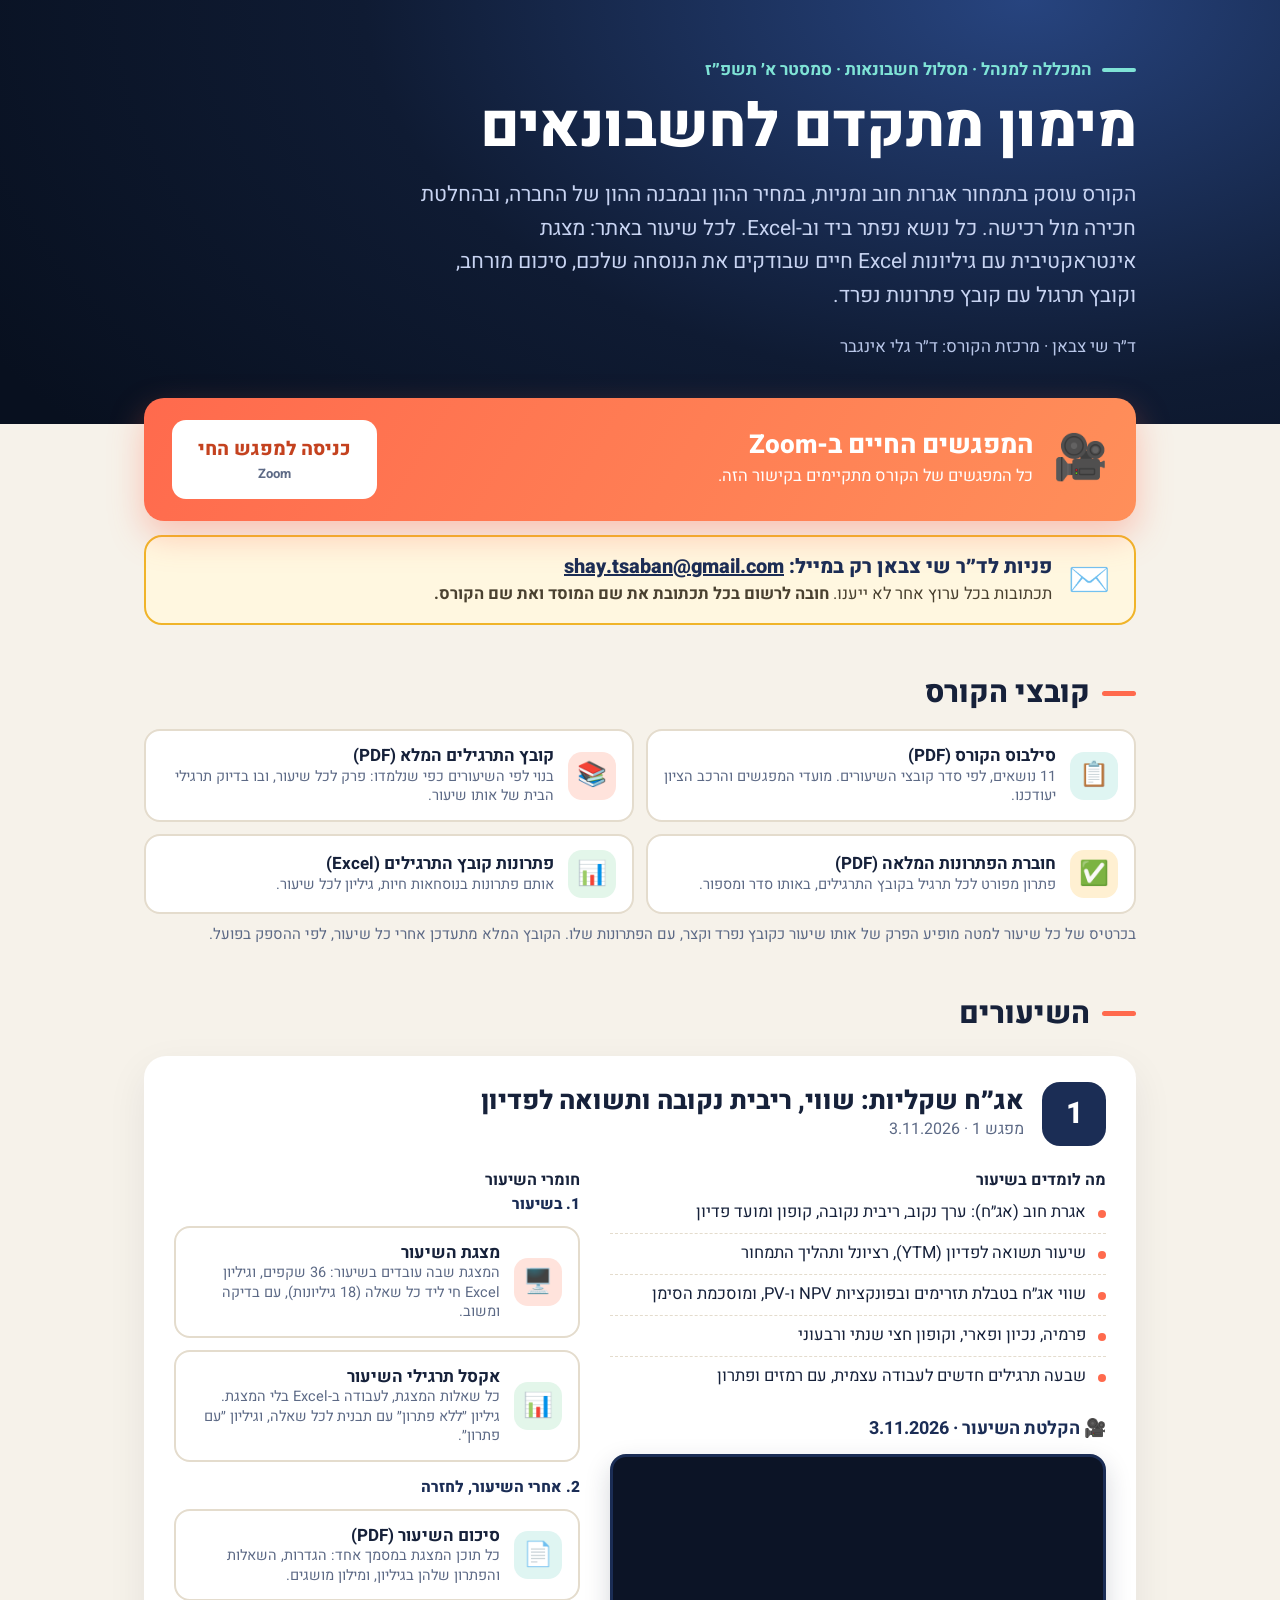
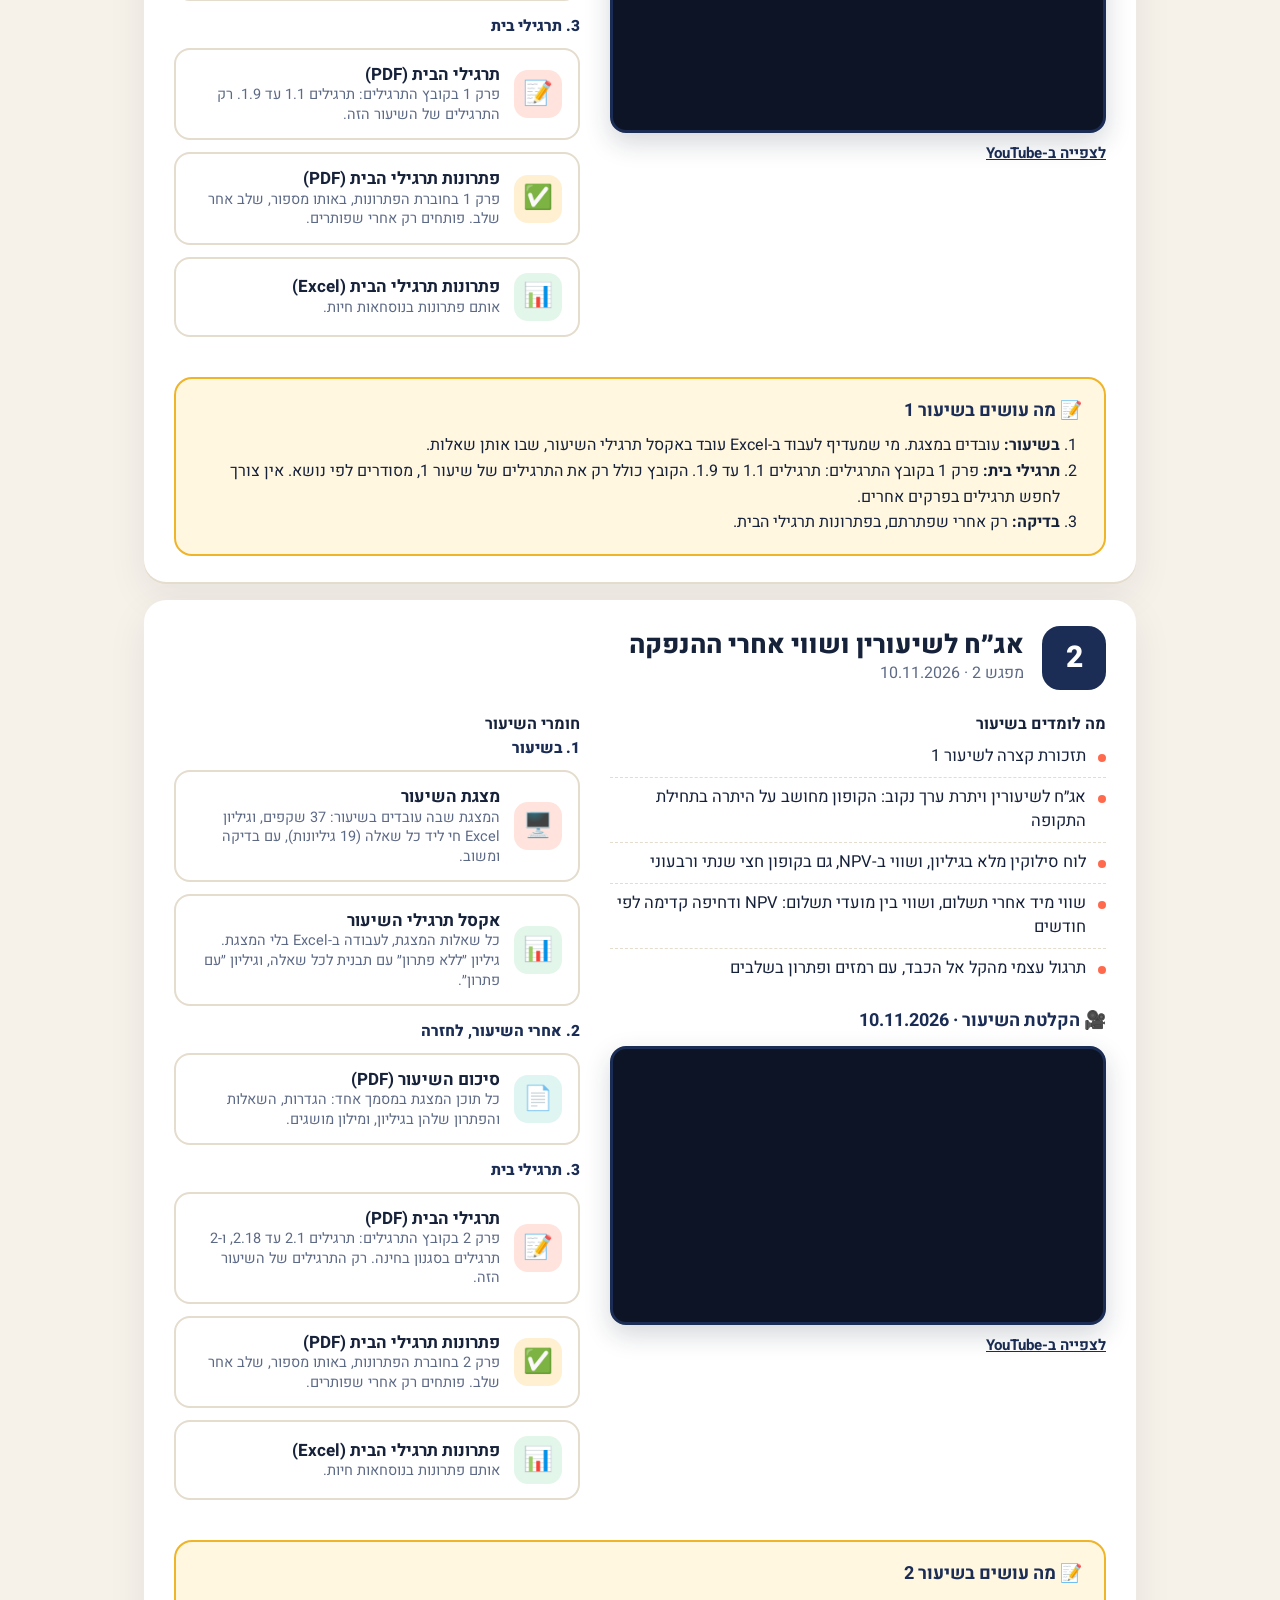
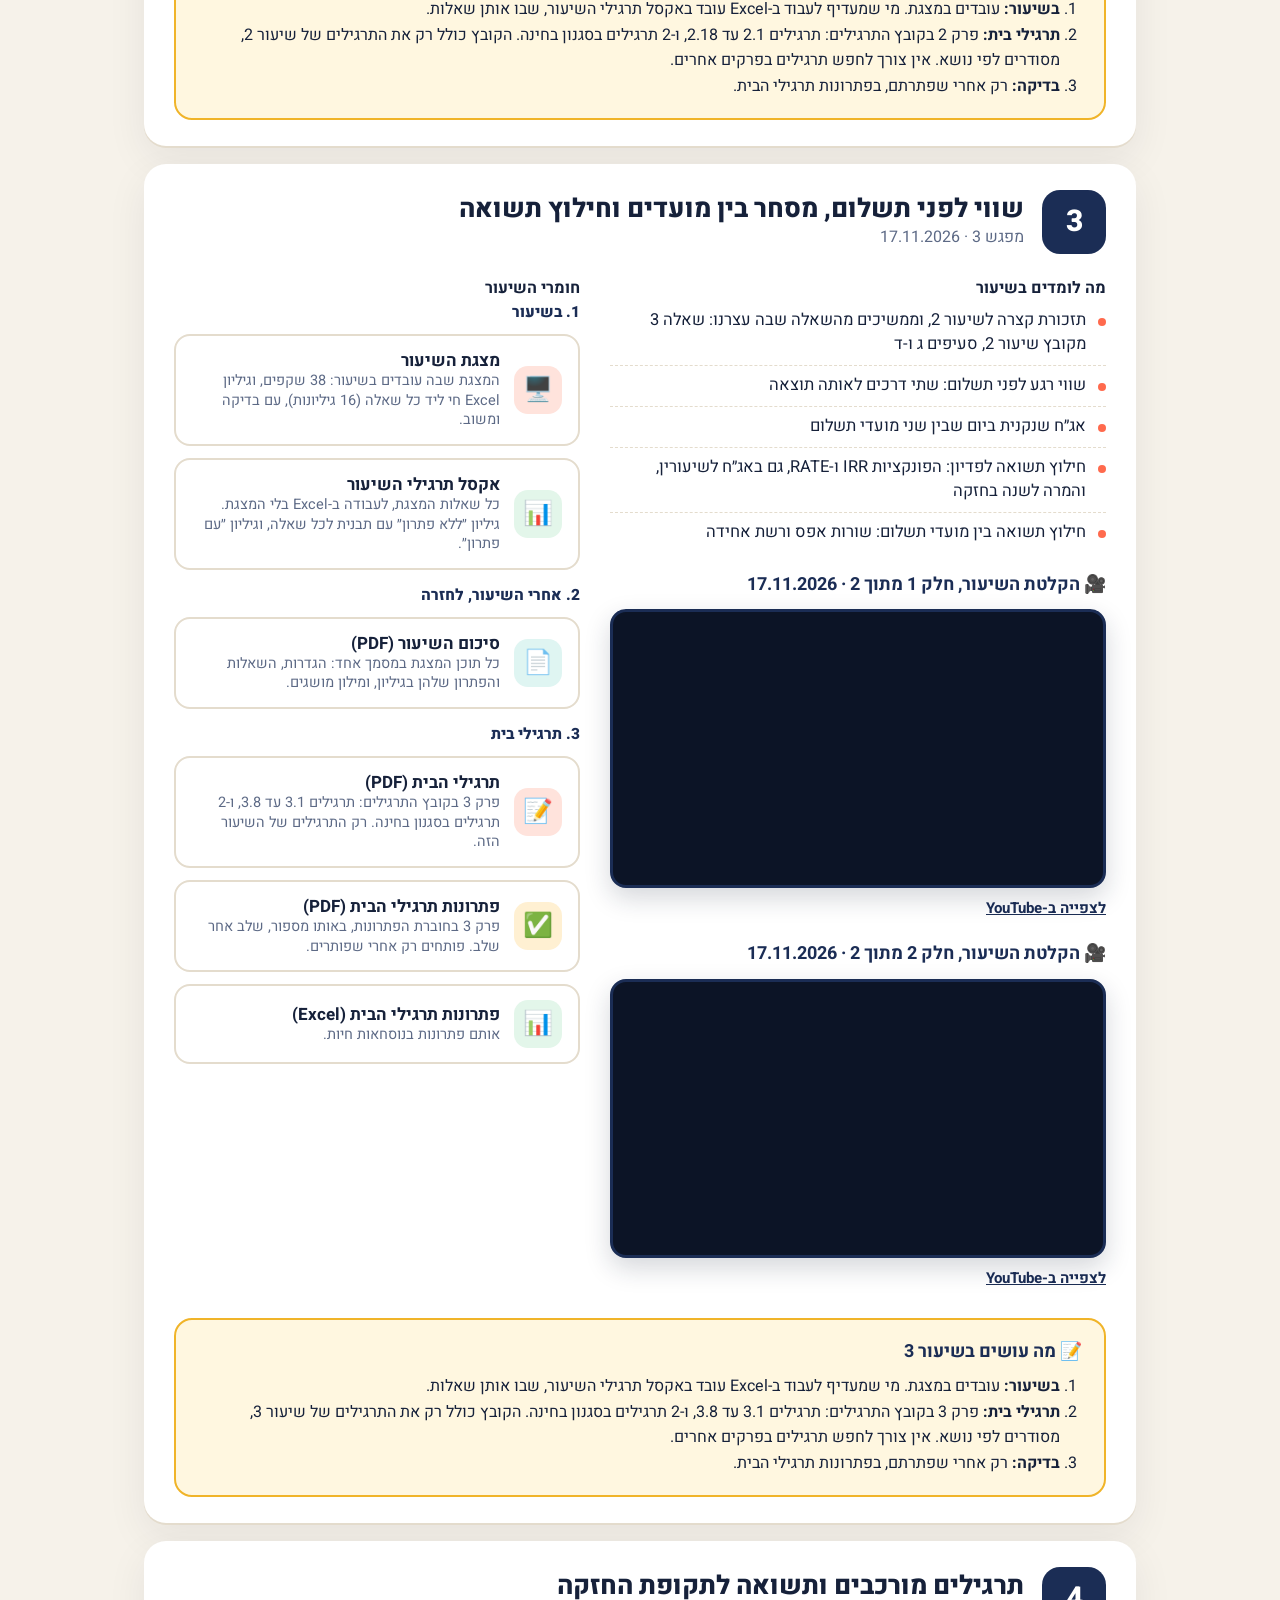
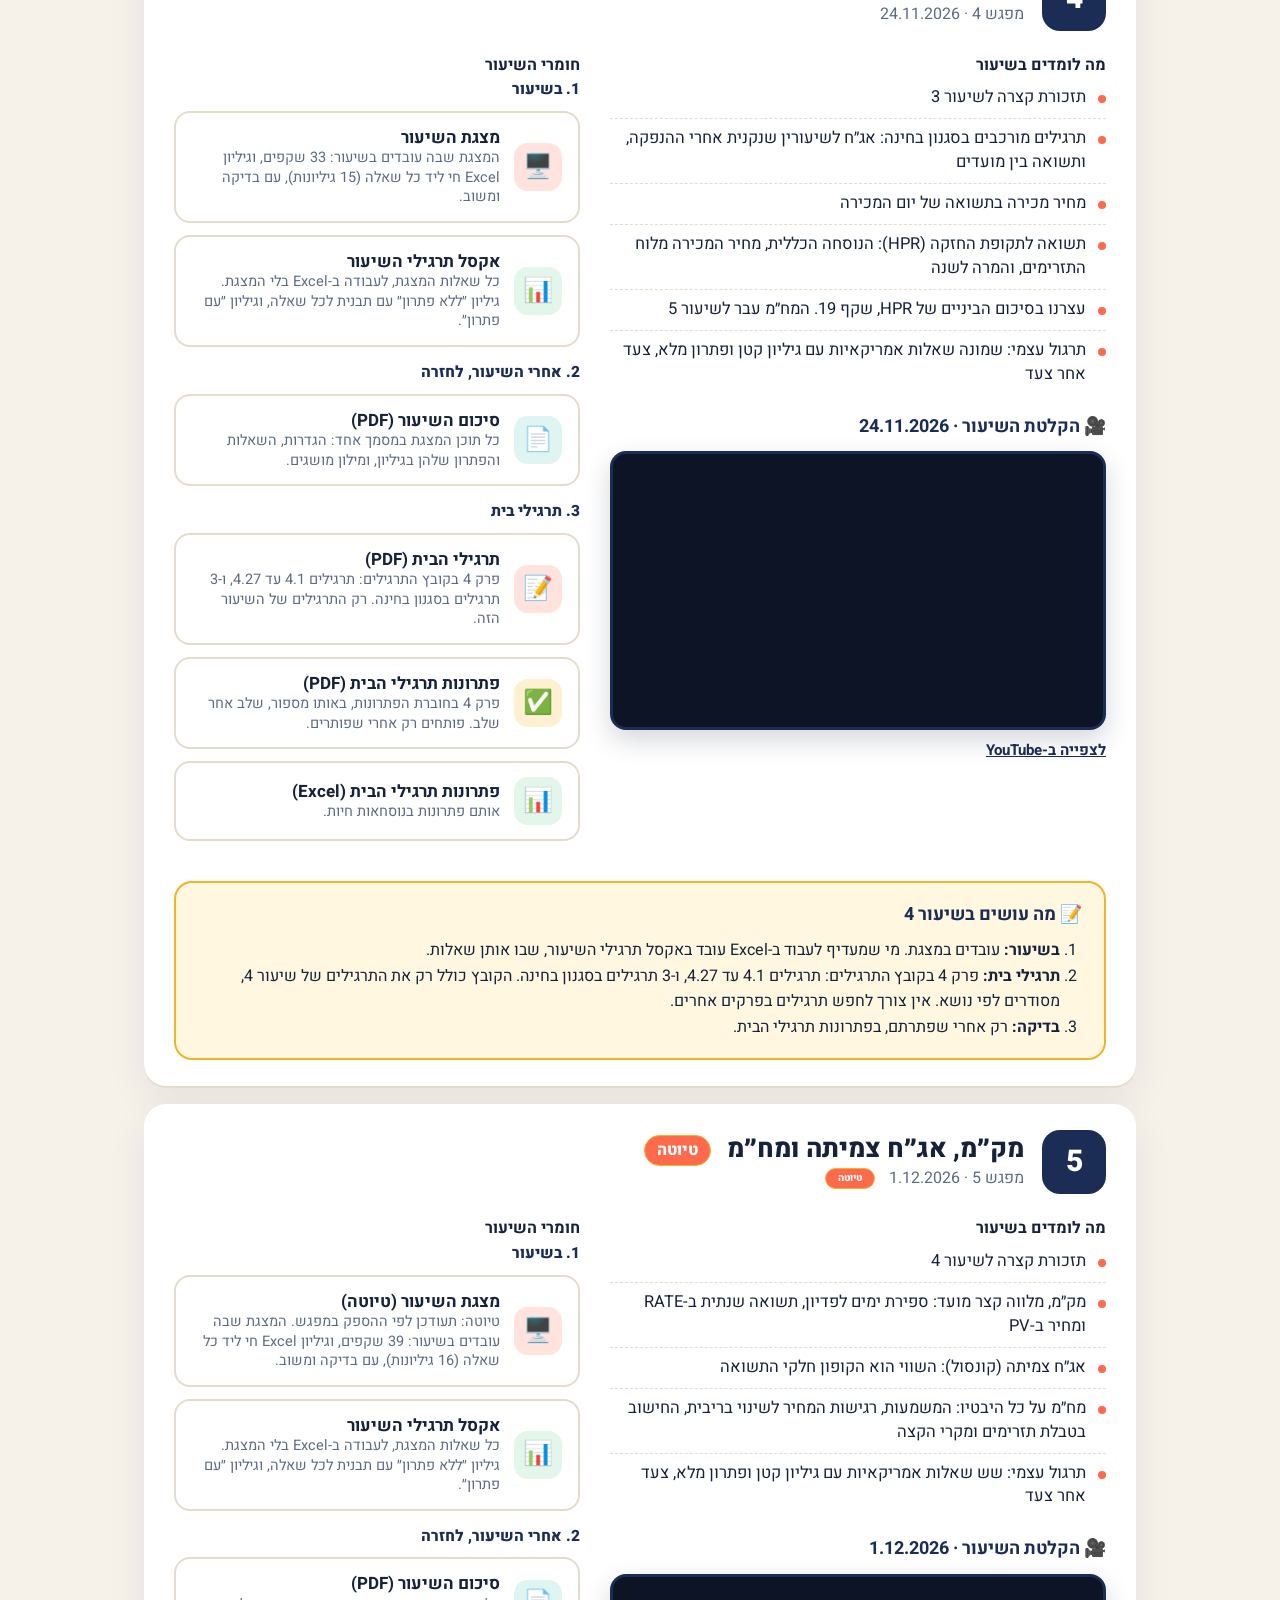
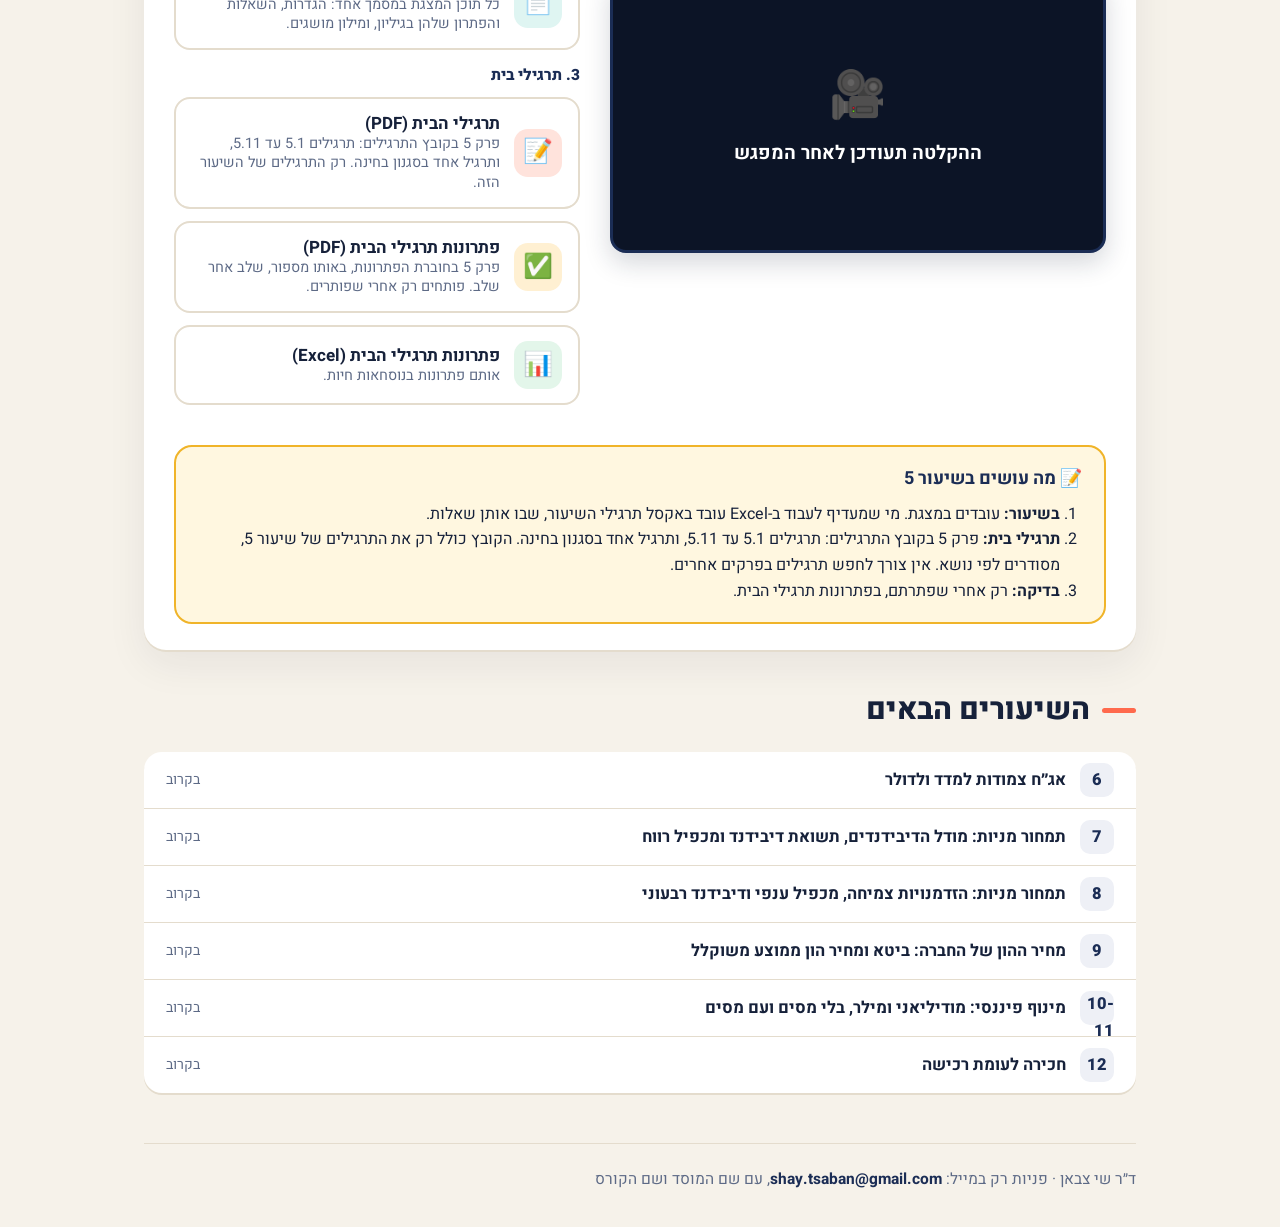
<file: index.html>
<!doctype html>
<html lang="he" dir="rtl">
<head>
<meta charset="utf-8">
<meta name="viewport" content="width=device-width,initial-scale=1">
<title>מימון מתקדם לחשבונאים | אתר הקורס</title>
<meta name="description" content="אתר הקורס מימון מתקדם לחשבונאים, המכללה למנהל, מסלול חשבונאות: מצגות אינטראקטיביות עם גיליונות Excel חיים, סיכומים וקובצי תרגול.">
<link rel="stylesheet" href="assets/fonts.css">
<style>
:root{--ink:#16213a;--ink2:#2a3858;--mut:#5d6a86;--paper:#f6f2ea;--card:#fff;--line:#e4dccd;--coral:#ff6a4d;--navy:#0f1b33;--navy2:#1b2d55}
*{box-sizing:border-box;margin:0;padding:0}
html{-webkit-text-size-adjust:100%}
body{font-family:'Heebo','Segoe UI','Arial Hebrew',Arial,sans-serif;background:var(--paper);color:var(--ink);line-height:1.6;-webkit-font-smoothing:antialiased;overflow-wrap:break-word}
a{color:inherit;text-decoration:none}
.n{direction:ltr;unicode-bidi:isolate}
.wrap{max-width:1040px;margin:0 auto;padding:0 24px}
.hero{background:radial-gradient(1200px 700px at 80% 0%,#27447f 0%,var(--navy) 55%,#08101f 100%);color:#fff;padding:56px 0 64px}
.kick{font-size:17px;font-weight:700;color:#7fe3d6;display:flex;gap:10px;align-items:center}
.kick:before{content:"";flex:none;width:34px;height:4px;border-radius:4px;background:#7fe3d6}
h1{font-size:clamp(34px,6vw,60px);line-height:1.15;font-weight:800;letter-spacing:-.01em;margin-top:10px}
.lead{font-size:clamp(17px,2.4vw,21px);color:#c8d4f2;max-width:720px;margin-top:16px}
.meta{margin-top:20px;color:#b8c6e8;font-size:17px}
section.block{padding-top:44px}
h2.sec{font-size:30px;font-weight:800;display:flex;gap:12px;align-items:center}
h2.sec:before{content:"";flex:none;width:34px;height:5px;border-radius:5px;background:var(--coral)}
.lec{margin-top:18px;background:var(--card);border-radius:22px;box-shadow:0 2px 0 var(--line),0 14px 40px rgba(22,33,58,.07);overflow:hidden}
.lec-head{padding:26px 30px 8px;display:flex;gap:18px;align-items:center}
.lec-n{flex:none;width:64px;height:64px;border-radius:18px;background:var(--navy2);color:#fff;display:grid;place-items:center;font-size:30px;font-weight:800}
.lec-head h3{font-size:26px;line-height:1.25;font-weight:800}
.lec-head .sub{color:var(--mut);font-size:16px}
.soon{color:var(--mut);font-size:17px;line-height:1.5}
.draft{display:inline-block;background:#fff1c7;color:#8a5a00;border:1px solid #f0b429;border-radius:999px;font-size:13px;font-weight:800;padding:1px 10px;margin-right:6px;vertical-align:middle}
.soon+.links{margin-top:8px}
.lec-body{display:grid;grid-template-columns:1.1fr .9fr;gap:30px;padding:14px 30px 26px}
.lec-body h4,.learn{list-style:none}
.learn li{padding:8px 20px 8px 0;position:relative;border-bottom:1px dashed var(--line);font-size:16.5px;line-height:1.45}
.learn li:last-child{border:0}
.learn li:before{content:"";position:absolute;right:0;top:17px;width:8px;height:8px;border-radius:50%;background:var(--coral)}
.links{display:flex;flex-direction:column;gap:12px}
.lk{display:flex;gap:14px;align-items:center;border-radius:16px;padding:14px 16px;border:2px solid var(--line);background:#fff;transition:transform .15s,border-color .15s,box-shadow .15s}
.lk:hover{transform:translateY(-2px);border-color:var(--coral);box-shadow:0 8px 20px rgba(22,33,58,.1)}
.lk .e{flex:none;width:48px;height:48px;border-radius:14px;display:grid;place-items:center;font-size:24px}
.lk b{display:block;font-size:17px;line-height:1.25}
.lk .d{font-size:14.5px;color:var(--mut);line-height:1.35;display:block}
.lk.p .e{background:#ffe3dc}.lk.s .e{background:#dff5f2}
footer{margin-top:50px;padding:24px 0 34px;border-top:1px solid var(--line);color:var(--mut);font-size:15.5px}
footer a{color:var(--navy2);font-weight:700;direction:ltr;unicode-bidi:isolate;display:inline-block}
@media (max-width:760px){
 .wrap{padding:0 16px}
 .hero{padding:40px 0 44px}
 h2.sec{font-size:25px}
 .lec-head{padding:20px 18px 6px;gap:12px}
 .lec-n{width:50px;height:50px;font-size:24px;border-radius:14px}
 .lec-head h3{font-size:22px}
 .lec-body{grid-template-columns:minmax(0,1fr);gap:22px;padding:12px 18px 22px}
  }

.draft{display:inline-block;vertical-align:middle;margin-inline-start:10px;background:#ff6a4d;color:#fff;font-size:.62em;font-weight:800;padding:2px 12px;border-radius:99px;line-height:1.5}
.rec{margin-top:18px}
.rec h4{font-size:18px;margin-bottom:10px;color:var(--navy2)}
.recbox{position:relative;aspect-ratio:16/9;border-radius:16px;overflow:hidden;background:#0c1426;box-shadow:0 10px 26px rgba(22,33,58,.18);border:3px solid var(--navy2)}
.recbox iframe{position:absolute;inset:0;width:100%;height:100%;border:0}
.recph{position:absolute;inset:0;display:grid;place-items:center;text-align:center;color:#c8d4f2;padding:20px}
.recph .big{font-size:46px;margin-bottom:6px}.recph b{font-size:19px;color:#fff}
.rec a.yt{display:inline-block;margin-top:8px;font-weight:700;font-size:15px;color:var(--navy2);text-decoration:underline}
.cgrid{display:grid;grid-template-columns:1fr 1fr;gap:12px;margin-top:12px}
.cnote{font-size:15px;color:var(--mut);margin-top:8px}
.grp{margin-bottom:14px}.grp h5{font-size:15.5px;font-weight:800;color:var(--navy2);margin:0 0 8px}
@media (max-width:760px){.cgrid{grid-template-columns:1fr}}
.contact{margin-top:14px;background:#fff7e0;border:2px solid #f0b429;border-radius:18px;padding:16px 24px;display:flex;gap:16px;align-items:center}
.contact .ic{font-size:34px;flex:none}
.contact h2{font-size:20px;font-weight:800;line-height:1.3;color:var(--navy2)}
.contact h2 a{direction:ltr;unicode-bidi:isolate;display:inline-block;text-decoration:underline;overflow-wrap:anywhere}
.contact p{font-size:16.5px;line-height:1.45;margin-top:3px;color:#4a4130}
@media (max-width:760px){.contact{padding:14px 16px}.contact .ic{display:none}.contact h2{font-size:18px}}
.live{margin-top:-26px;position:relative;z-index:2;background:linear-gradient(120deg,#ff6a4d,#ff8f5a);color:#fff;border-radius:20px;padding:22px 28px;display:flex;gap:20px;align-items:center;box-shadow:0 14px 34px rgba(255,106,77,.35)}
.live .ic{font-size:44px;flex:none}
.live h2{font-size:26px;font-weight:800;line-height:1.2}
.live p{font-size:16.5px;margin-top:4px;line-height:1.4}
.live p a{text-decoration:underline;font-weight:700}
.live .go{flex:none;margin-right:auto;background:#fff;color:#c4421f;font-weight:800;font-size:19px;padding:14px 26px;border-radius:14px;text-align:center;transition:transform .15s}
.live .go:hover{transform:translateY(-2px)}
.live .go small{display:block;font-weight:600;font-size:13px;color:#5d6a86}
@media (max-width:760px){.live{flex-direction:column;align-items:stretch;padding:20px 18px;margin-top:-18px}.live .ic{display:none}.live .go{margin-right:0}}
.solutions{margin-top:18px;background:#fff;border-radius:20px;padding:24px 28px;display:flex;gap:22px;align-items:flex-start;box-shadow:0 2px 0 var(--line),0 10px 30px rgba(22,33,58,.07);border-right:8px solid #6d4df2}
.solutions .ic{font-size:44px;flex:none}
.solutions h3{font-size:22px;font-weight:800;line-height:1.25}
.solutions .tag{display:inline-block;background:#ece8ff;color:#4f33c9;border-radius:99px;padding:2px 14px;font-weight:700;font-size:14px;margin-bottom:6px}
.solutions p{font-size:16px;color:var(--ink2);margin-top:6px}
.solutions .warn{margin-top:12px;background:#fff7e0;border-right:5px solid #f0b429;border-radius:10px;padding:10px 14px;font-size:15px;color:#4a4130}
.solutions .btn2{flex:none;margin-right:auto;align-self:center;background:#6d4df2;color:#fff;font-weight:800;font-size:17px;padding:12px 22px;border-radius:14px;text-align:center;transition:transform .15s}
.solutions .btn2:hover{transform:translateY(-2px)}
.solutions .btn2 small{display:block;font-weight:500;font-size:13px;opacity:.9}
.lk.x .e{background:#e3f6ea}.lk.r .e{background:#fff0d2}
.todo{margin:0 30px 26px;background:#fff7e0;border:2px solid #f0b429;border-radius:18px;padding:18px 22px}
.todo h4{font-size:18px;color:var(--navy2);margin-bottom:8px}
.todo ol{padding-inline-start:22px;font-size:16px;line-height:1.6}
.ups{list-style:none;margin-top:18px;background:var(--card);border-radius:18px;box-shadow:0 2px 0 var(--line);overflow:hidden}
.ups li{display:flex;gap:14px;align-items:center;padding:11px 22px;border-bottom:1px solid var(--line);font-size:16.5px;font-weight:600}
.ups li:last-child{border:0}
.ups .un{flex:none;width:34px;height:34px;border-radius:10px;background:#eef0f6;color:var(--navy2);display:grid;place-items:center;font-weight:800}
.ups em{margin-right:auto;font-style:normal;color:var(--mut);font-size:14px;font-weight:500}
@media (max-width:760px){.solutions{flex-direction:column;padding:20px 18px}.solutions .btn2{margin-right:0;width:100%}.todo{margin:0 18px 22px;padding:14px 16px}.ups li{padding:10px 14px}}
</style>
</head>
<body>
<header class="hero"><div class="wrap">
<div class="kick"><span>המכללה למנהל · מסלול חשבונאות · סמסטר א׳ תשפ״ז</span></div>
<h1>מימון מתקדם לחשבונאים</h1>
<p class="lead">הקורס עוסק בתמחור אגרות חוב ומניות, במחיר ההון ובמבנה ההון של החברה, ובהחלטת חכירה מול רכישה. כל נושא נפתר ביד וב-Excel. לכל שיעור באתר: מצגת אינטראקטיבית עם גיליונות Excel חיים שבודקים את הנוסחה שלכם, סיכום מורחב, וקובץ תרגול עם קובץ פתרונות נפרד.</p>
<p class="meta">ד״ר שי צבאן · מרכזת הקורס: ד״ר גלי אינגבר</p>
</div></header>
<main class="wrap">
<section class="live" id="live">
<div class="ic">🎥</div>
<div><h2>המפגשים החיים ב-Zoom</h2><p>כל המפגשים של הקורס מתקיימים בקישור הזה.</p></div>
<a class="go" href="https://hdq-colman-ac.zoom.us/j/3160447945" target="_blank" rel="noopener">כניסה למפגש החי<small>Zoom</small></a>
</section>
<section class="contact" id="contact">
<div class="ic">✉️</div>
<div><h2>פניות לד״ר שי צבאן רק במייל: <a href="mailto:shay.tsaban@gmail.com">shay.tsaban@gmail.com</a></h2>
<p>תכתובות בכל ערוץ אחר לא ייענו. <b>חובה לרשום בכל תכתובת את שם המוסד ואת שם הקורס.</b></p></div>
</section>
<section class="block" id="course-files">
<h2 class="sec">קובצי הקורס</h2>
<div class="cgrid">
<a class="lk s" href="materials/syllabus.pdf" target="_blank" rel="noopener"><span class="e">📋</span><span><b>סילבוס הקורס (PDF)</b><span class="d"><span class="n">11</span> נושאים, לפי סדר קובצי השיעורים. מועדי המפגשים והרכב הציון יעודכנו.</span></span></a>
<a class="lk p" href="materials/afm-exercises.pdf" target="_blank" rel="noopener"><span class="e">📚</span><span><b>קובץ התרגילים המלא (PDF)</b><span class="d">בנוי לפי השיעורים כפי שנלמדו: פרק לכל שיעור, ובו בדיוק תרגילי הבית של אותו שיעור.</span></span></a>
<a class="lk r" href="materials/afm-solutions.pdf" target="_blank" rel="noopener"><span class="e">✅</span><span><b>חוברת הפתרונות המלאה (PDF)</b><span class="d">פתרון מפורט לכל תרגיל בקובץ התרגילים, באותו סדר ומספור.</span></span></a>
<a class="lk x" href="materials/afm-solutions.xlsx" download><span class="e">📊</span><span><b>פתרונות קובץ התרגילים (Excel)</b><span class="d">אותם פתרונות בנוסחאות חיות, גיליון לכל שיעור.</span></span></a>
</div>
<p class="cnote">בכרטיס של כל שיעור למטה מופיע הפרק של אותו שיעור כקובץ נפרד וקצר, עם הפתרונות שלו. הקובץ המלא מתעדכן אחרי כל שיעור, לפי ההספק בפועל.</p>
</section>
<section class="block">
<h2 class="sec">השיעורים</h2>
<article class="lec" id="lesson-1">
<div class="lec-head"><div class="lec-n">1</div><div><h3>אג״ח שקליות: שווי, ריבית נקובה ותשואה לפדיון</h3><div class="sub">מפגש <span class="n">1</span> · <span class="n">3.11.2026</span></div></div></div>
<div class="lec-body">
<div><h4>מה לומדים בשיעור</h4><ul class="learn">
<li>אגרת חוב (אג״ח): ערך נקוב, ריבית נקובה, קופון ומועד פדיון</li><li>שיעור תשואה לפדיון (YTM), רציונל ותהליך התמחור</li><li>שווי אג״ח בטבלת תזרימים ובפונקציות NPV ו-PV, ומוסכמת הסימן</li><li>פרמיה, נכיון ופארי, וקופון חצי שנתי ורבעוני</li><li>שבעה תרגילים חדשים לעבודה עצמית, עם רמזים ופתרון</li>
</ul><div class="rec" id="recording-1"><h4>🎥 הקלטת השיעור · <span class="n">3.11.2026</span></h4><div class="recbox"><iframe src="https://www.youtube.com/embed/DHylIX0bqH0" title="הקלטת שיעור 1" loading="lazy" allow="accelerometer; autoplay; clipboard-write; encrypted-media; gyroscope; picture-in-picture; web-share" referrerpolicy="strict-origin-when-cross-origin" allowfullscreen></iframe></div><a class="yt" href="https://youtu.be/DHylIX0bqH0" target="_blank" rel="noopener">לצפייה ב-YouTube</a></div></div>
<div><h4>חומרי השיעור</h4>
<div class="grp"><h5>1. בשיעור</h5><div class="links">
<a class="lk p" href="lectures/lecture-1/presentation.html"><span class="e">🖥️</span><span><b>מצגת השיעור</b><span class="d">המצגת שבה עובדים בשיעור: <span class="n">36</span> שקפים, וגיליון Excel חי ליד כל שאלה (<span class="n">18</span> גיליונות), עם בדיקה ומשוב.</span></span></a>
<a class="lk x" href="materials/lesson-1-appendix.xlsx" download><span class="e">📊</span><span><b>אקסל תרגילי השיעור</b><span class="d">כל שאלות המצגת, לעבודה ב-Excel בלי המצגת. גיליון ״ללא פתרון״ עם תבנית לכל שאלה, וגיליון ״עם פתרון״.</span></span></a>
</div></div>
<div class="grp"><h5>2. אחרי השיעור, לחזרה</h5><div class="links">
<a class="lk s" href="lectures/lecture-1/summary.pdf"><span class="e">📄</span><span><b>סיכום השיעור (PDF)</b><span class="d">כל תוכן המצגת במסמך אחד: הגדרות, השאלות והפתרון שלהן בגיליון, ומילון מושגים.</span></span></a>
</div></div>
<div class="grp"><h5>3. תרגילי בית</h5><div class="links">
<a class="lk p" href="lectures/lecture-1/exercises-1.pdf" target="_blank" rel="noopener"><span class="e">📝</span><span><b>תרגילי הבית (PDF)</b><span class="d">פרק <span class="n">1</span> בקובץ התרגילים: תרגילים <span class="n">1.1</span> עד <span class="n">1.9</span>. רק התרגילים של השיעור הזה.</span></span></a>
<a class="lk r" href="lectures/lecture-1/solutions-1.pdf" target="_blank" rel="noopener"><span class="e">✅</span><span><b>פתרונות תרגילי הבית (PDF)</b><span class="d">פרק <span class="n">1</span> בחוברת הפתרונות, באותו מספור, שלב אחר שלב. פותחים רק אחרי שפותרים.</span></span></a>
<a class="lk x" href="lectures/lecture-1/solutions-1.xlsx" download><span class="e">📊</span><span><b>פתרונות תרגילי הבית (Excel)</b><span class="d">אותם פתרונות בנוסחאות חיות.</span></span></a>
</div></div>
</div>
</div>
<div class="todo"><h4>📝 מה עושים בשיעור <span class="n">1</span></h4><ol>
<li><b>בשיעור:</b> עובדים במצגת. מי שמעדיף לעבוד ב-Excel עובד באקסל תרגילי השיעור, שבו אותן שאלות.</li>
<li><b>תרגילי בית:</b> פרק <span class="n">1</span> בקובץ התרגילים: תרגילים <span class="n">1.1</span> עד <span class="n">1.9</span>. הקובץ כולל רק את התרגילים של שיעור <span class="n">1</span>, מסודרים לפי נושא. אין צורך לחפש תרגילים בפרקים אחרים.</li>
<li><b>בדיקה:</b> רק אחרי שפתרתם, בפתרונות תרגילי הבית.</li>
</ol></div>
</article>
<article class="lec" id="lesson-2">
<div class="lec-head"><div class="lec-n">2</div><div><h3>אג״ח לשיעורין ושווי אחרי ההנפקה</h3><div class="sub">מפגש <span class="n">2</span> · <span class="n">10.11.2026</span></div></div></div>
<div class="lec-body">
<div><h4>מה לומדים בשיעור</h4><ul class="learn">
<li>תזכורת קצרה לשיעור 1</li><li>אג״ח לשיעורין ויתרת ערך נקוב: הקופון מחושב על היתרה בתחילת התקופה</li><li>לוח סילוקין מלא בגיליון, ושווי ב-NPV, גם בקופון חצי שנתי ורבעוני</li><li>שווי מיד אחרי תשלום, ושווי בין מועדי תשלום: NPV ודחיפה קדימה לפי חודשים</li><li>תרגול עצמי מהקל אל הכבד, עם רמזים ופתרון בשלבים</li>
</ul><div class="rec" id="recording-2"><h4>🎥 הקלטת השיעור · <span class="n">10.11.2026</span></h4><div class="recbox"><iframe src="https://www.youtube.com/embed/wP11vAncjVA" title="הקלטת שיעור 2" loading="lazy" allow="accelerometer; autoplay; clipboard-write; encrypted-media; gyroscope; picture-in-picture; web-share" referrerpolicy="strict-origin-when-cross-origin" allowfullscreen></iframe></div><a class="yt" href="https://youtu.be/wP11vAncjVA" target="_blank" rel="noopener">לצפייה ב-YouTube</a></div></div>
<div><h4>חומרי השיעור</h4>
<div class="grp"><h5>1. בשיעור</h5><div class="links">
<a class="lk p" href="lectures/lecture-2/presentation.html"><span class="e">🖥️</span><span><b>מצגת השיעור</b><span class="d">המצגת שבה עובדים בשיעור: <span class="n">37</span> שקפים, וגיליון Excel חי ליד כל שאלה (<span class="n">19</span> גיליונות), עם בדיקה ומשוב.</span></span></a>
<a class="lk x" href="materials/lesson-2-appendix.xlsx" download><span class="e">📊</span><span><b>אקסל תרגילי השיעור</b><span class="d">כל שאלות המצגת, לעבודה ב-Excel בלי המצגת. גיליון ״ללא פתרון״ עם תבנית לכל שאלה, וגיליון ״עם פתרון״.</span></span></a>
</div></div>
<div class="grp"><h5>2. אחרי השיעור, לחזרה</h5><div class="links">
<a class="lk s" href="lectures/lecture-2/summary.pdf"><span class="e">📄</span><span><b>סיכום השיעור (PDF)</b><span class="d">כל תוכן המצגת במסמך אחד: הגדרות, השאלות והפתרון שלהן בגיליון, ומילון מושגים.</span></span></a>
</div></div>
<div class="grp"><h5>3. תרגילי בית</h5><div class="links">
<a class="lk p" href="lectures/lecture-2/exercises-2.pdf" target="_blank" rel="noopener"><span class="e">📝</span><span><b>תרגילי הבית (PDF)</b><span class="d">פרק <span class="n">2</span> בקובץ התרגילים: תרגילים <span class="n">2.1</span> עד <span class="n">2.18</span>, ו-<span class="n">2</span> תרגילים בסגנון בחינה. רק התרגילים של השיעור הזה.</span></span></a>
<a class="lk r" href="lectures/lecture-2/solutions-2.pdf" target="_blank" rel="noopener"><span class="e">✅</span><span><b>פתרונות תרגילי הבית (PDF)</b><span class="d">פרק <span class="n">2</span> בחוברת הפתרונות, באותו מספור, שלב אחר שלב. פותחים רק אחרי שפותרים.</span></span></a>
<a class="lk x" href="lectures/lecture-2/solutions-2.xlsx" download><span class="e">📊</span><span><b>פתרונות תרגילי הבית (Excel)</b><span class="d">אותם פתרונות בנוסחאות חיות.</span></span></a>
</div></div>
</div>
</div>
<div class="todo"><h4>📝 מה עושים בשיעור <span class="n">2</span></h4><ol>
<li><b>בשיעור:</b> עובדים במצגת. מי שמעדיף לעבוד ב-Excel עובד באקסל תרגילי השיעור, שבו אותן שאלות.</li>
<li><b>תרגילי בית:</b> פרק <span class="n">2</span> בקובץ התרגילים: תרגילים <span class="n">2.1</span> עד <span class="n">2.18</span>, ו-<span class="n">2</span> תרגילים בסגנון בחינה. הקובץ כולל רק את התרגילים של שיעור <span class="n">2</span>, מסודרים לפי נושא. אין צורך לחפש תרגילים בפרקים אחרים.</li>
<li><b>בדיקה:</b> רק אחרי שפתרתם, בפתרונות תרגילי הבית.</li>
</ol></div>
</article>
<article class="lec" id="lesson-3">
<div class="lec-head"><div class="lec-n">3</div><div><h3>שווי לפני תשלום, מסחר בין מועדים וחילוץ תשואה</h3><div class="sub">מפגש <span class="n">3</span> · <span class="n">17.11.2026</span></div></div></div>
<div class="lec-body">
<div><h4>מה לומדים בשיעור</h4><ul class="learn">
<li>תזכורת קצרה לשיעור 2, וממשיכים מהשאלה שבה עצרנו: שאלה 3 מקובץ שיעור 2, סעיפים ג ו-ד</li><li>שווי רגע לפני תשלום: שתי דרכים לאותה תוצאה</li><li>אג״ח שנקנית ביום שבין שני מועדי תשלום</li><li>חילוץ תשואה לפדיון: הפונקציות IRR ו-RATE, גם באג״ח לשיעורין, והמרה לשנה בחזקה</li><li>חילוץ תשואה בין מועדי תשלום: שורות אפס ורשת אחידה</li>
</ul><div class="rec" id="recording-3"><h4>🎥 הקלטת השיעור, חלק <span class="n">1</span> מתוך <span class="n">2</span> · <span class="n">17.11.2026</span></h4><div class="recbox"><iframe src="https://www.youtube.com/embed/_4xNu7kK35o" title="הקלטת שיעור 3, חלק <span class="n">1</span> מתוך <span class="n">2</span>" loading="lazy" allow="accelerometer; autoplay; clipboard-write; encrypted-media; gyroscope; picture-in-picture; web-share" referrerpolicy="strict-origin-when-cross-origin" allowfullscreen></iframe></div><a class="yt" href="https://youtu.be/_4xNu7kK35o" target="_blank" rel="noopener">לצפייה ב-YouTube</a></div><div class="rec" id="recording-3-2"><h4>🎥 הקלטת השיעור, חלק <span class="n">2</span> מתוך <span class="n">2</span> · <span class="n">17.11.2026</span></h4><div class="recbox"><iframe src="https://www.youtube.com/embed/7_Vgre3cQ-k" title="הקלטת שיעור 3, חלק <span class="n">2</span> מתוך <span class="n">2</span>" loading="lazy" allow="accelerometer; autoplay; clipboard-write; encrypted-media; gyroscope; picture-in-picture; web-share" referrerpolicy="strict-origin-when-cross-origin" allowfullscreen></iframe></div><a class="yt" href="https://youtu.be/7_Vgre3cQ-k" target="_blank" rel="noopener">לצפייה ב-YouTube</a></div></div>
<div><h4>חומרי השיעור</h4>
<div class="grp"><h5>1. בשיעור</h5><div class="links">
<a class="lk p" href="lectures/lecture-3/presentation.html"><span class="e">🖥️</span><span><b>מצגת השיעור</b><span class="d">המצגת שבה עובדים בשיעור: <span class="n">38</span> שקפים, וגיליון Excel חי ליד כל שאלה (<span class="n">16</span> גיליונות), עם בדיקה ומשוב.</span></span></a>
<a class="lk x" href="materials/lesson-3-appendix.xlsx" download><span class="e">📊</span><span><b>אקסל תרגילי השיעור</b><span class="d">כל שאלות המצגת, לעבודה ב-Excel בלי המצגת. גיליון ״ללא פתרון״ עם תבנית לכל שאלה, וגיליון ״עם פתרון״.</span></span></a>
</div></div>
<div class="grp"><h5>2. אחרי השיעור, לחזרה</h5><div class="links">
<a class="lk s" href="lectures/lecture-3/summary.pdf"><span class="e">📄</span><span><b>סיכום השיעור (PDF)</b><span class="d">כל תוכן המצגת במסמך אחד: הגדרות, השאלות והפתרון שלהן בגיליון, ומילון מושגים.</span></span></a>
</div></div>
<div class="grp"><h5>3. תרגילי בית</h5><div class="links">
<a class="lk p" href="lectures/lecture-3/exercises-3.pdf" target="_blank" rel="noopener"><span class="e">📝</span><span><b>תרגילי הבית (PDF)</b><span class="d">פרק <span class="n">3</span> בקובץ התרגילים: תרגילים <span class="n">3.1</span> עד <span class="n">3.8</span>, ו-<span class="n">2</span> תרגילים בסגנון בחינה. רק התרגילים של השיעור הזה.</span></span></a>
<a class="lk r" href="lectures/lecture-3/solutions-3.pdf" target="_blank" rel="noopener"><span class="e">✅</span><span><b>פתרונות תרגילי הבית (PDF)</b><span class="d">פרק <span class="n">3</span> בחוברת הפתרונות, באותו מספור, שלב אחר שלב. פותחים רק אחרי שפותרים.</span></span></a>
<a class="lk x" href="lectures/lecture-3/solutions-3.xlsx" download><span class="e">📊</span><span><b>פתרונות תרגילי הבית (Excel)</b><span class="d">אותם פתרונות בנוסחאות חיות.</span></span></a>
</div></div>
</div>
</div>
<div class="todo"><h4>📝 מה עושים בשיעור <span class="n">3</span></h4><ol>
<li><b>בשיעור:</b> עובדים במצגת. מי שמעדיף לעבוד ב-Excel עובד באקסל תרגילי השיעור, שבו אותן שאלות.</li>
<li><b>תרגילי בית:</b> פרק <span class="n">3</span> בקובץ התרגילים: תרגילים <span class="n">3.1</span> עד <span class="n">3.8</span>, ו-<span class="n">2</span> תרגילים בסגנון בחינה. הקובץ כולל רק את התרגילים של שיעור <span class="n">3</span>, מסודרים לפי נושא. אין צורך לחפש תרגילים בפרקים אחרים.</li>
<li><b>בדיקה:</b> רק אחרי שפתרתם, בפתרונות תרגילי הבית.</li>
</ol></div>
</article>
<article class="lec" id="lesson-4">
<div class="lec-head"><div class="lec-n">4</div><div><h3>תרגילים מורכבים ותשואה לתקופת החזקה</h3><div class="sub">מפגש <span class="n">4</span> · <span class="n">24.11.2026</span></div></div></div>
<div class="lec-body">
<div><h4>מה לומדים בשיעור</h4><ul class="learn">
<li>תזכורת קצרה לשיעור 3</li><li>תרגילים מורכבים בסגנון בחינה: אג״ח לשיעורין שנקנית אחרי ההנפקה, ותשואה בין מועדים</li><li>מחיר מכירה בתשואה של יום המכירה</li><li>תשואה לתקופת החזקה (HPR): הנוסחה הכללית, מחיר המכירה מלוח התזרימים, והמרה לשנה</li><li>עצרנו בסיכום הביניים של HPR, שקף 19. המח״מ עבר לשיעור 5</li><li>תרגול עצמי: שמונה שאלות אמריקאיות עם גיליון קטן ופתרון מלא, צעד אחר צעד</li>
</ul><div class="rec" id="recording-4"><h4>🎥 הקלטת השיעור · <span class="n">24.11.2026</span></h4><div class="recbox"><iframe src="https://www.youtube.com/embed/jBptDCflF7k" title="הקלטת שיעור 4" loading="lazy" allow="accelerometer; autoplay; clipboard-write; encrypted-media; gyroscope; picture-in-picture; web-share" referrerpolicy="strict-origin-when-cross-origin" allowfullscreen></iframe></div><a class="yt" href="https://youtu.be/jBptDCflF7k" target="_blank" rel="noopener">לצפייה ב-YouTube</a></div></div>
<div><h4>חומרי השיעור</h4>
<div class="grp"><h5>1. בשיעור</h5><div class="links">
<a class="lk p" href="lectures/lecture-4/presentation.html"><span class="e">🖥️</span><span><b>מצגת השיעור</b><span class="d">המצגת שבה עובדים בשיעור: <span class="n">33</span> שקפים, וגיליון Excel חי ליד כל שאלה (<span class="n">15</span> גיליונות), עם בדיקה ומשוב.</span></span></a>
<a class="lk x" href="materials/lesson-4-appendix.xlsx" download><span class="e">📊</span><span><b>אקסל תרגילי השיעור</b><span class="d">כל שאלות המצגת, לעבודה ב-Excel בלי המצגת. גיליון ״ללא פתרון״ עם תבנית לכל שאלה, וגיליון ״עם פתרון״.</span></span></a>
</div></div>
<div class="grp"><h5>2. אחרי השיעור, לחזרה</h5><div class="links">
<a class="lk s" href="lectures/lecture-4/summary.pdf"><span class="e">📄</span><span><b>סיכום השיעור (PDF)</b><span class="d">כל תוכן המצגת במסמך אחד: הגדרות, השאלות והפתרון שלהן בגיליון, ומילון מושגים.</span></span></a>
</div></div>
<div class="grp"><h5>3. תרגילי בית</h5><div class="links">
<a class="lk p" href="lectures/lecture-4/exercises-4.pdf" target="_blank" rel="noopener"><span class="e">📝</span><span><b>תרגילי הבית (PDF)</b><span class="d">פרק <span class="n">4</span> בקובץ התרגילים: תרגילים <span class="n">4.1</span> עד <span class="n">4.27</span>, ו-<span class="n">3</span> תרגילים בסגנון בחינה. רק התרגילים של השיעור הזה.</span></span></a>
<a class="lk r" href="lectures/lecture-4/solutions-4.pdf" target="_blank" rel="noopener"><span class="e">✅</span><span><b>פתרונות תרגילי הבית (PDF)</b><span class="d">פרק <span class="n">4</span> בחוברת הפתרונות, באותו מספור, שלב אחר שלב. פותחים רק אחרי שפותרים.</span></span></a>
<a class="lk x" href="lectures/lecture-4/solutions-4.xlsx" download><span class="e">📊</span><span><b>פתרונות תרגילי הבית (Excel)</b><span class="d">אותם פתרונות בנוסחאות חיות.</span></span></a>
</div></div>
</div>
</div>
<div class="todo"><h4>📝 מה עושים בשיעור <span class="n">4</span></h4><ol>
<li><b>בשיעור:</b> עובדים במצגת. מי שמעדיף לעבוד ב-Excel עובד באקסל תרגילי השיעור, שבו אותן שאלות.</li>
<li><b>תרגילי בית:</b> פרק <span class="n">4</span> בקובץ התרגילים: תרגילים <span class="n">4.1</span> עד <span class="n">4.27</span>, ו-<span class="n">3</span> תרגילים בסגנון בחינה. הקובץ כולל רק את התרגילים של שיעור <span class="n">4</span>, מסודרים לפי נושא. אין צורך לחפש תרגילים בפרקים אחרים.</li>
<li><b>בדיקה:</b> רק אחרי שפתרתם, בפתרונות תרגילי הבית.</li>
</ol></div>
</article>
<article class="lec" id="lesson-5">
<div class="lec-head"><div class="lec-n">5</div><div><h3>מק״מ, אג״ח צמיתה ומח״מ <span class="draft">טיוטה</span></h3><div class="sub">מפגש <span class="n">5</span> · <span class="n">1.12.2026</span> <span class="draft">טיוטה</span></div></div></div>
<div class="lec-body">
<div><h4>מה לומדים בשיעור</h4><ul class="learn">
<li>תזכורת קצרה לשיעור 4</li><li>מק״מ, מלווה קצר מועד: ספירת ימים לפדיון, תשואה שנתית ב-RATE ומחיר ב-PV</li><li>אג״ח צמיתה (קונסול): השווי הוא הקופון חלקי התשואה</li><li>מח״מ על כל היבטיו: המשמעות, רגישות המחיר לשינוי בריבית, החישוב בטבלת תזרימים ומקרי הקצה</li><li>תרגול עצמי: שש שאלות אמריקאיות עם גיליון קטן ופתרון מלא, צעד אחר צעד</li>
</ul><div class="rec" id="recording-5"><h4>🎥 הקלטת השיעור · <span class="n">1.12.2026</span></h4><div class="recbox"><div class="recph"><div><div class="big">🎥</div><b>ההקלטה תעודכן לאחר המפגש</b></div></div></div></div></div>
<div><h4>חומרי השיעור</h4>
<div class="grp"><h5>1. בשיעור</h5><div class="links">
<a class="lk p" href="lectures/lecture-5/presentation.html"><span class="e">🖥️</span><span><b>מצגת השיעור (טיוטה)</b><span class="d">טיוטה: תעודכן לפי ההספק במפגש. המצגת שבה עובדים בשיעור: <span class="n">39</span> שקפים, וגיליון Excel חי ליד כל שאלה (<span class="n">16</span> גיליונות), עם בדיקה ומשוב.</span></span></a>
<a class="lk x" href="materials/lesson-5-appendix.xlsx" download><span class="e">📊</span><span><b>אקסל תרגילי השיעור</b><span class="d">כל שאלות המצגת, לעבודה ב-Excel בלי המצגת. גיליון ״ללא פתרון״ עם תבנית לכל שאלה, וגיליון ״עם פתרון״.</span></span></a>
</div></div>
<div class="grp"><h5>2. אחרי השיעור, לחזרה</h5><div class="links">
<a class="lk s" href="lectures/lecture-5/summary.pdf"><span class="e">📄</span><span><b>סיכום השיעור (PDF)</b><span class="d">כל תוכן המצגת במסמך אחד: הגדרות, השאלות והפתרון שלהן בגיליון, ומילון מושגים.</span></span></a>
</div></div>
<div class="grp"><h5>3. תרגילי בית</h5><div class="links">
<a class="lk p" href="lectures/lecture-5/exercises-5.pdf" target="_blank" rel="noopener"><span class="e">📝</span><span><b>תרגילי הבית (PDF)</b><span class="d">פרק <span class="n">5</span> בקובץ התרגילים: תרגילים <span class="n">5.1</span> עד <span class="n">5.11</span>, ותרגיל אחד בסגנון בחינה. רק התרגילים של השיעור הזה.</span></span></a>
<a class="lk r" href="lectures/lecture-5/solutions-5.pdf" target="_blank" rel="noopener"><span class="e">✅</span><span><b>פתרונות תרגילי הבית (PDF)</b><span class="d">פרק <span class="n">5</span> בחוברת הפתרונות, באותו מספור, שלב אחר שלב. פותחים רק אחרי שפותרים.</span></span></a>
<a class="lk x" href="lectures/lecture-5/solutions-5.xlsx" download><span class="e">📊</span><span><b>פתרונות תרגילי הבית (Excel)</b><span class="d">אותם פתרונות בנוסחאות חיות.</span></span></a>
</div></div>
</div>
</div>
<div class="todo"><h4>📝 מה עושים בשיעור <span class="n">5</span></h4><ol>
<li><b>בשיעור:</b> עובדים במצגת. מי שמעדיף לעבוד ב-Excel עובד באקסל תרגילי השיעור, שבו אותן שאלות.</li>
<li><b>תרגילי בית:</b> פרק <span class="n">5</span> בקובץ התרגילים: תרגילים <span class="n">5.1</span> עד <span class="n">5.11</span>, ותרגיל אחד בסגנון בחינה. הקובץ כולל רק את התרגילים של שיעור <span class="n">5</span>, מסודרים לפי נושא. אין צורך לחפש תרגילים בפרקים אחרים.</li>
<li><b>בדיקה:</b> רק אחרי שפתרתם, בפתרונות תרגילי הבית.</li>
</ol></div>
</article>
<h2 class="sec" style="margin-top:36px">השיעורים הבאים</h2>
<ul class="ups"><li><span class="un"><span class="n">6</span></span><span>אג״ח צמודות למדד ולדולר</span><em>בקרוב</em></li><li><span class="un"><span class="n">7</span></span><span>תמחור מניות: מודל הדיבידנדים, תשואת דיבידנד ומכפיל רווח</span><em>בקרוב</em></li><li><span class="un"><span class="n">8</span></span><span>תמחור מניות: הזדמנויות צמיחה, מכפיל ענפי ודיבידנד רבעוני</span><em>בקרוב</em></li><li><span class="un"><span class="n">9</span></span><span>מחיר ההון של החברה: ביטא ומחיר הון ממוצע משוקלל</span><em>בקרוב</em></li><li><span class="un"><span class="n">10-11</span></span><span>מינוף פיננסי: מודיליאני ומילר, בלי מסים ועם מסים</span><em>בקרוב</em></li><li><span class="un"><span class="n">12</span></span><span>חכירה לעומת רכישה</span><em>בקרוב</em></li></ul>
</section>
<footer>ד״ר שי צבאן · פניות רק במייל: <a href="mailto:shay.tsaban@gmail.com">shay.tsaban@gmail.com</a>, עם שם המוסד ושם הקורס</footer>
</main>
</body>
</html>
</file>
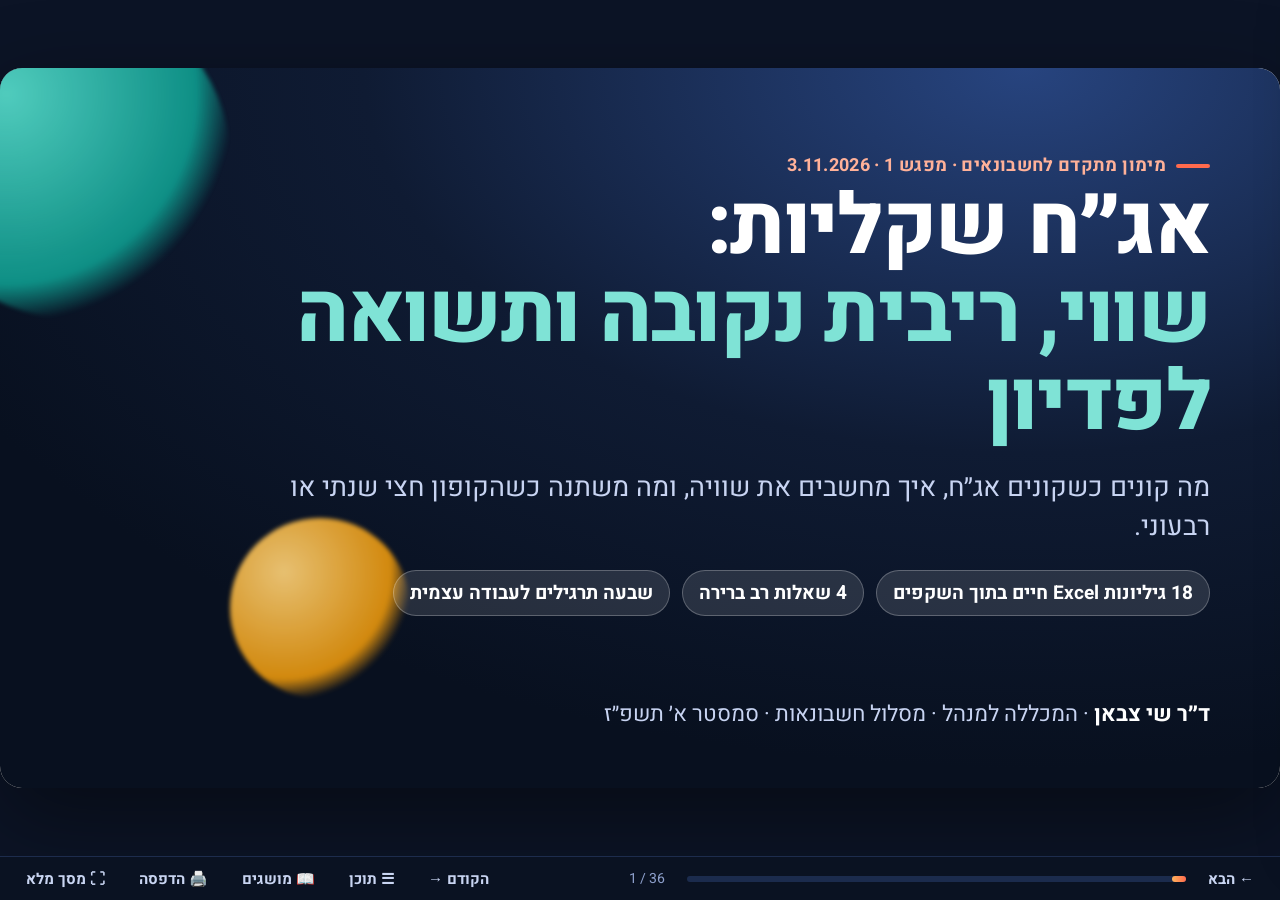
<file: lectures/lecture-1/presentation.html>
<!doctype html>
<html lang="he" dir="rtl">
<head>
<meta charset="utf-8">
<meta name="viewport" content="width=device-width,initial-scale=1">
<title>מימון מתקדם לחשבונאים | שיעור 1 | אג״ח שקליות</title>
<style>
@font-face{font-family:'Heebo';font-weight:400;font-style:normal;src:url([data-uri]) format('woff2');unicode-range:U+0590-05FF,U+200C-2010,U+20AA,U+25CC,U+FB1D-FB4F}
@font-face{font-family:'Heebo';font-weight:700;font-style:normal;src:url([data-uri]) format('woff2');unicode-range:U+0590-05FF,U+200C-2010,U+20AA,U+25CC,U+FB1D-FB4F}
@font-face{font-family:'Heebo';font-weight:800;font-style:normal;src:url([data-uri]) format('woff2');unicode-range:U+0590-05FF,U+200C-2010,U+20AA,U+25CC,U+FB1D-FB4F}
@font-face{font-family:'Heebo';font-weight:400;font-style:normal;src:url([data-uri]) format('woff2');unicode-range:U+0000-00FF,U+0131,U+0152-0153,U+02BB-02BC,U+02C6,U+02DA,U+02DC,U+2000-206F,U+2074,U+20AC,U+2122,U+2191,U+2193,U+2212,U+2215,U+FEFF,U+FFFD}
@font-face{font-family:'Heebo';font-weight:700;font-style:normal;src:url([data-uri]) format('woff2');unicode-range:U+0000-00FF,U+0131,U+0152-0153,U+02BB-02BC,U+02C6,U+02DA,U+02DC,U+2000-206F,U+2074,U+20AC,U+2122,U+2191,U+2193,U+2212,U+2215,U+FEFF,U+FFFD}
@font-face{font-family:'Heebo';font-weight:800;font-style:normal;src:url([data-uri]) format('woff2');unicode-range:U+0000-00FF,U+0131,U+0152-0153,U+02BB-02BC,U+02C6,U+02DA,U+02DC,U+2000-206F,U+2074,U+20AC,U+2122,U+2191,U+2193,U+2212,U+2215,U+FEFF,U+FFFD}
:root{
  --ink:#16213a; --ink2:#2a3858; --mut:#5d6a86; --paper:#f6f2ea; --card:#ffffff; --line:#e4dccd;
  --coral:#ff6a4d; --coral2:#ff8f5a; --navy:#0f1b33; --navy2:#1b2d55;
  --asset:#0f9d90; --assetbg:#dff5f2; --liab:#6d4df2; --liabbg:#ece8ff; --eq:#e8960c; --eqbg:#fff0d2;
  --inc:#25a65f; --incbg:#dcf5e6; --exp:#e0454f; --expbg:#fde3e5;
  --r:18px;
}
*{box-sizing:border-box;margin:0;padding:0}
html,body{height:100%;overflow:hidden;background:#0c1426;font-family:'Heebo','Segoe UI','Arial Hebrew',Arial,sans-serif;color:var(--ink);-webkit-font-smoothing:antialiased}
button{font-family:inherit;cursor:pointer;border:0;background:none;color:inherit}
.stage{position:absolute;left:50%;top:calc(50% - 22px);width:1280px;height:720px;transform:translate(-50%,-50%) scale(var(--sc,1));transform-origin:center;background:var(--paper);border-radius:22px;overflow:hidden;box-shadow:0 30px 90px rgba(0,0,0,.45)}
.slide{position:absolute;inset:0;padding:46px 64px 58px;visibility:hidden;opacity:0;transform:translateX(-30px);transition:opacity .45s ease,transform .45s ease,visibility 0s .45s}
.slide.on{visibility:visible;opacity:1;transform:none;transition:opacity .45s ease,transform .45s ease}
.slide.dark{background:radial-gradient(1200px 700px at 80% 0%,#27447f 0%,var(--navy) 55%,#08101f 100%);color:#fff}
.kick{font-size:17px;font-weight:700;color:var(--coral);letter-spacing:.02em;margin-bottom:6px;display:flex;gap:10px;align-items:center}
.kick:before{content:"";width:34px;height:4px;border-radius:4px;background:var(--coral)}
h2{font-size:42px;font-weight:800;line-height:1.15;letter-spacing:-.01em}
.sub{font-size:21px;color:var(--mut);margin-top:8px;line-height:1.45;max-width:980px}
.dark .sub{color:#b8c6e8}
.ft{position:absolute;left:0;right:0;bottom:0;height:40px;padding:0 64px;display:flex;justify-content:space-between;align-items:center;font-size:13px;color:#8a93aa;border-top:1px solid var(--line)}
.dark .ft{border-color:#27395f;color:#7f90b8}
.ft b{color:var(--coral)}
.term{border-bottom:2px dotted var(--coral);cursor:help;font-weight:600;color:inherit;transition:background .2s}
.term:hover{background:rgba(255,106,77,.14)}
.dark .term{border-color:#ffb199}
.st{opacity:0;transform:translateY(14px);transition:opacity .5s ease,transform .5s ease;pointer-events:none}
.st.show{opacity:1;transform:none;pointer-events:auto}
.card{background:var(--card);border-radius:var(--r);box-shadow:0 2px 0 var(--line),0 12px 30px rgba(22,33,58,.07);padding:20px 24px}
.pill{display:inline-flex;align-items:center;gap:6px;padding:4px 12px;border-radius:999px;font-size:15px;font-weight:700}
.c-asset{background:var(--assetbg);color:#087469}.c-liab{background:var(--liabbg);color:#4f33c9}.c-eq{background:var(--eqbg);color:#a86703}.c-inc{background:var(--incbg);color:#167a43}.c-exp{background:var(--expbg);color:#b3262f}
.hw{position:absolute;bottom:52px;left:64px;display:flex;gap:8px;align-items:center;background:#fff;border:2px dashed var(--coral);color:#b8391f;border-radius:14px;padding:7px 14px;font-size:15px;font-weight:700;cursor:pointer;z-index:4}
.hw:hover{background:#fff4ef}
.btn{background:var(--ink);color:#fff;border-radius:12px;padding:10px 18px;font-size:17px;font-weight:700;transition:transform .15s,background .2s}
.btn:hover{transform:translateY(-2px);background:var(--ink2)}
.btn.ghost{background:#fff;color:var(--ink);box-shadow:inset 0 0 0 2px var(--line)}
.btn.coral{background:var(--coral)}
.ltr{direction:ltr;unicode-bidi:isolate;display:inline-block}
.num{font-variant-numeric:tabular-nums;direction:ltr;unicode-bidi:isolate;display:inline-block}
.hint{font-size:15px;color:var(--mut)}

/* controls */
#bar{position:fixed;left:0;right:0;bottom:0;height:44px;display:flex;align-items:center;justify-content:center;gap:10px;padding:0 14px;background:#0a1222;border-top:1px solid #1d2c4d;z-index:50}
#bar button{color:#c9d5f2;font-size:15px;padding:6px 12px;border-radius:9px;font-weight:600}
#bar button:hover{background:#18284a;color:#fff}
#prog{flex:1;max-width:520px;height:6px;border-radius:6px;background:#1b2b4d;position:relative;cursor:pointer;direction:rtl}
#prog i{position:absolute;right:0;top:0;bottom:0;border-radius:6px;background:linear-gradient(270deg,var(--coral),#ffb35c);transition:width .4s}
#cnt{color:#8ea0cc;font-size:14px;min-width:60px;text-align:center;direction:ltr}
#menu,#gloss{position:fixed;inset:0;background:rgba(8,14,28,.88);z-index:80;display:none;padding:34px 48px;overflow:auto}
#menu.open,#gloss.open{display:block}
#menu h3,#gloss h3{color:#fff;font-size:28px;margin-bottom:18px}
.mgrid{display:grid;grid-template-columns:repeat(5,1fr);gap:14px}
.mcell{background:#fff;border-radius:14px;padding:12px 14px;text-align:right;font-weight:700;font-size:16px;line-height:1.3;min-height:74px;border:3px solid transparent}
.mcell small{display:block;color:var(--coral);font-size:13px;margin-bottom:3px}
.mcell.cur{border-color:var(--coral)}
.mcell:hover{transform:translateY(-3px)}
.gwrap{display:grid;grid-template-columns:repeat(3,1fr);gap:12px}
.gitem{background:#fff;border-radius:14px;padding:12px 14px;text-align:right;font-weight:700;font-size:17px}
.gitem:hover{background:#fff4ef}
.closex{position:fixed;top:14px;left:20px;color:#fff;font-size:30px;z-index:90;display:none}
#menu.open~.closex,#gloss.open~.closex{display:block}
#drawer{position:fixed;top:0;bottom:44px;right:0;width:min(440px,92vw);background:#fff;z-index:70;box-shadow:-16px 0 50px rgba(0,0,0,.35);transform:translateX(110%);transition:transform .35s cubic-bezier(.2,.8,.2,1);padding:26px 28px;overflow:auto;border-radius:22px 0 0 22px;direction:rtl}
#drawer.open{transform:none}
#drawer h4{font-size:30px;font-weight:800;margin-bottom:4px}
#drawer .tag{font-size:14px;font-weight:700;color:var(--coral);margin-bottom:12px}
#drawer .tabs{display:flex;gap:6px;margin:10px 0 12px}
#drawer .tabs button{padding:6px 14px;border-radius:999px;background:#f0ebe0;font-weight:700;font-size:15px}
#drawer .tabs button.on{background:var(--ink);color:#fff}
#drawer p{font-size:19px;line-height:1.6;margin-bottom:10px}
#drawer .box{border-radius:14px;padding:12px 14px;margin-top:10px;font-size:17px;line-height:1.5}
#drawer .ex{background:#eef7f6}
#drawer .trap{background:#fff1ec}
#drawer .x{position:absolute;top:14px;left:18px;font-size:28px;color:var(--mut)}
#drawer .rel{margin-top:14px;display:flex;flex-wrap:wrap;gap:6px}
#drawer .rel button{background:#f4efe4;border-radius:999px;padding:4px 12px;font-weight:600;font-size:15px}
#toast{position:fixed;bottom:56px;left:50%;transform:translateX(-50%);background:#fff;color:var(--ink);border-radius:12px;padding:8px 16px;font-weight:700;z-index:60;opacity:0;transition:opacity .3s;pointer-events:none}
#toast.show{opacity:1}
#glossprint{display:none}

@media print{
  html,body{overflow:visible;height:auto;background:#fff}
  #bar,#menu,#gloss,.closex,#drawer,#toast,.hw,.btn.noprint,.noprint{display:none!important}
  .stage{position:static;transform:none;zoom:.84;width:1280px;height:720px;box-shadow:none;border-radius:0;margin:0 auto;overflow:hidden;page-break-after:always;break-after:page;background:var(--paper);display:block}
  .stagewrap{display:block}
  .slide{position:relative!important;inset:auto;visibility:visible!important;opacity:1!important;transform:none!important;width:1280px;height:720px;page-break-after:always;break-after:page;overflow:hidden;transition:none!important;-webkit-print-color-adjust:exact;print-color-adjust:exact}
  .stage{height:auto;page-break-after:auto;break-after:auto;zoom:.84}
  .st{opacity:1!important;transform:none!important}
  *{animation:none!important;transition:none!important}
  .slide.dark{-webkit-print-color-adjust:exact;print-color-adjust:exact}
  *{-webkit-print-color-adjust:exact;print-color-adjust:exact}
  #glossprint{display:block;zoom:.84;width:1280px;padding:40px 60px;page-break-before:always;break-before:page;background:#fff}
  #glossprint h2{margin-bottom:16px}
  #glossprint .gp{break-inside:avoid;margin-bottom:12px;padding:10px 14px;border-right:5px solid var(--coral);background:#fbf8f1;font-size:16px;line-height:1.45}
  #glossprint .gp b{font-size:19px}
  .print-only{display:block!important}
  .screen-only{display:none!important}
}
#drawer .en{direction:ltr;text-align:right;font-size:16px;color:#5d6a86;margin-bottom:6px}
.gen{direction:ltr;text-align:right;font-size:14px;color:#5d6a86;font-weight:500}
#drawer .tag,#gloss h3{}
/* ===== finance deck: lesson layouts on top of the shared shell ===== */
.slide{padding:32px 56px 50px}
.slide:not(.on){pointer-events:none}
.kick{font-size:18px;margin-bottom:4px}
h2{font-size:34px;line-height:1.18;margin-bottom:10px}
.qslide h2{font-size:30px}
.ft{font-size:14px;height:36px;padding:0 56px}
.term{font-weight:inherit}
.n{direction:ltr;unicode-bidi:isolate}
.m{direction:ltr;unicode-bidi:isolate;white-space:nowrap;font-weight:600;color:var(--navy2)}
.dark .m{color:#fff}
.mh{unicode-bidi:isolate;direction:rtl}
.m .frac,.eq .frac{vertical-align:middle}
sup,sub{font-size:.68em;line-height:0}
.lead{font-size:23px;line-height:1.45;color:var(--ink2);margin:0 0 12px}
.lg{font-size:23px;line-height:1.5}
p.lg{margin:0 0 8px}
ul.lg,ol.lg{padding-inline-start:36px}ul.lg li,ol.lg li{margin-bottom:8px}
.ct{display:block;font-size:21px;font-weight:800;color:var(--coral);margin-bottom:8px;line-height:1.3}
.row{display:flex;gap:16px}
.col{display:flex;flex-direction:column;gap:12px}
.row.eq2>*{flex:1 1 0;min-width:0}
.row.top{align-items:stretch}
.card{background:var(--card);border-radius:16px;box-shadow:0 2px 0 var(--line),0 10px 26px rgba(22,33,58,.06);padding:15px 20px}
.def p{font-size:22px;line-height:1.42;margin:4px 0 8px}
.dn{display:block;font-size:24px;font-weight:800;color:var(--navy2);line-height:1.25}
.demo{background:#eef7f6;border-radius:10px;padding:8px 12px;font-size:21px;line-height:1.6}
.demo b{color:#087469}
.band{border-radius:12px;padding:10px 16px;font-size:22px;line-height:1.45;margin-top:10px;background:#f1ece0}
.band.dg{background:#fff7e0;border-right:6px solid #f0b429}
.band.note{background:#eef2ff;border-right:6px solid var(--navy2)}
.band.trap{background:#fde8e6;border-right:6px solid #e0454f}
.band.ans{background:var(--incbg);border-right:6px solid var(--inc);font-size:21px;font-weight:700}
/* reveal: the shell's .st also has to work on svg groups */
svg .st{transition:opacity .4s ease}
svg .st:not(.show){opacity:0}
/* display equations */
.eq{display:block;direction:ltr;text-align:right;font-size:24px;line-height:1.5;margin:5px 0;font-weight:500;color:var(--ink);white-space:nowrap}
.eq.big{font-size:30px}
.eq.c{text-align:center;margin-top:14px}
.frac{display:inline-flex;flex-direction:column;align-items:center;line-height:1.2;margin:0 3px;font-size:.92em}
.frac>span{padding:1px 7px;white-space:nowrap}
.frac>span:first-child{border-bottom:2px solid currentColor}
/* question slides */
.qg{display:grid;grid-template-columns:minmax(0,1fr) minmax(0,1.08fr);gap:16px;align-items:start}
.qr{display:flex;flex-direction:column;gap:10px;min-width:0}
.qstem p{font-size:22px;line-height:1.42;margin:0 0 6px}
.qstem p:last-child{margin:0}
.qstem.sm p{font-size:20px;line-height:1.38}
.qstem.wide{margin-bottom:8px;padding:10px 18px}
.tlw{padding:8px 12px}
.tlw .sp{font-size:18px;margin:2px 0 0}
.tl{display:block;width:100%;height:auto;font-family:inherit;direction:ltr;unicode-bidi:isolate}
.solw{min-width:0}
.solw.two .eq{font-size:26px;margin:8px 0}
.solw.two .sp{font-size:21px}
.solw.two .band{font-size:20px;padding:10px 16px}
.solw.two .band.ans{font-size:23px}
.eq.fit{font-size:20.5px}
.sp{font-size:21px;line-height:1.4;margin:0 0 7px}
.solw .band{margin-top:8px;padding:8px 14px;font-size:20px}
.solw .band.ans{font-size:23px}
/* formula box */
.fg{display:grid;grid-template-columns:1fr 1fr;gap:12px}
.fm b{display:block;font-size:23px;color:var(--navy2);font-weight:800;line-height:1.25}
.fm p{font-size:21px;line-height:1.35;margin:6px 0}
.fm .eq{font-size:25px;margin:8px 0}
.fm .demo{font-size:22px;padding:6px 12px;margin-top:6px}
/* tables */
.tbl2{width:100%;border-collapse:collapse;background:#fff;border-radius:14px;overflow:hidden;font-size:19px}
.tbl2 th{background:var(--navy2);color:#fff;padding:9px 12px;text-align:right;font-weight:700}
.tbl2 td{padding:8px 12px;border-bottom:1px solid var(--line);vertical-align:middle;line-height:1.35}
.tbl2.big{font-size:23px}
.tbl2.big td{padding:14px 14px}
.tbl2.dmap{font-size:19.5px}
.tbl2.dmap td{padding:6px 10px;line-height:1.25}
.tbl2.dmap th{padding:6px 10px}
.tbl2 .frac{font-size:1em}
/* steps */
.steps{list-style:none;counter-reset:s;display:grid;gap:9px}
.steps li{counter-increment:s;display:flex;gap:14px;align-items:center;background:#fff;border-radius:14px;padding:13px 18px;font-size:23px;line-height:1.35;box-shadow:0 2px 0 var(--line)}
.steps li:before{content:counter(s);flex:none;width:38px;height:38px;border-radius:50%;background:var(--navy2);color:#fff;display:grid;place-items:center;font-weight:800;font-size:19px}
.steps li>b{color:var(--coral);flex:none;white-space:nowrap;margin-inline-end:-4px}
.steps.two{grid-template-columns:1fr 1fr}
.steps.two li{font-size:21px;padding:12px 14px}
/* route */
.route{display:grid;gap:10px}
.route.r5{grid-template-columns:repeat(5,1fr)}
.route.r4{grid-template-columns:repeat(4,1fr)}
.route.r2{grid-template-columns:repeat(2,1fr)}
.route.r3{grid-template-columns:repeat(3,1fr)}
.rcard{display:flex;flex-direction:column;align-items:flex-start;background:#fff;border-radius:16px;padding:12px 14px;text-align:right;box-shadow:0 2px 0 var(--line),0 10px 24px rgba(22,33,58,.07);min-height:224px;transition:transform .2s}
.rcard:hover{transform:translateY(-4px)}
.rcard>.n{font-size:38px;font-weight:800;color:var(--coral);line-height:1}
.rcard b{font-size:21px;line-height:1.2;margin:6px 0 5px}
.rcard span{font-size:18px;color:var(--ink2);line-height:1.3}
.rcard em{font-style:normal;margin-top:auto;padding-top:6px;font-size:17px;font-weight:800;color:#087469}
/* openers */
@keyframes ezin{from{opacity:0;transform:translateY(12px)}to{opacity:1;transform:none}}
.pd{display:flex;flex-direction:column;justify-content:center;padding:32px 64px 50px}
.pd-num{position:absolute;left:30px;top:-40px;font-size:560px;font-weight:900;line-height:1;color:var(--pc);opacity:.16;pointer-events:none;direction:ltr}
.pd-num.w{font-size:440px;top:30px;left:10px}
.pd-in{position:relative;max-width:1000px}
.pd-h{font-size:60px;font-weight:800;line-height:1.1;margin:4px 0 10px}
.pd-q{font-size:25px;color:#c8d4f2;margin-bottom:20px;line-height:1.35}
.pd-note{font-size:21px;color:#e4ebfb;margin:-8px 0 18px;line-height:1.4}
.pd-cols{display:flex;gap:18px}
.pd-box{flex:1;background:rgba(255,255,255,.07);border:1px solid rgba(255,255,255,.14);border-radius:18px;padding:16px 22px}
.pd-box>b{display:block;font-size:19px;color:#ffb199;margin-bottom:6px}
.pd-box ul{margin:0;padding-inline-start:22px;font-size:24px;line-height:1.5}
.slide.on .pd-box,.slide.on .pd-h{animation:ezin .6s both}
/* title */
.s1 .orb{position:absolute;border-radius:50%;filter:blur(2px);opacity:.9;animation:float 9s ease-in-out infinite}
@keyframes float{0%,100%{transform:translateY(0) rotate(0)}50%{transform:translateY(-28px) rotate(8deg)}}
.s1 h1{font-size:84px;font-weight:800;line-height:1.05;letter-spacing:-.02em}
.s1 h1 span{display:inline-block;animation:rise .9s cubic-bezier(.2,.8,.2,1) both}
@keyframes rise{from{opacity:0;transform:translateY(40px)}to{opacity:1;transform:none}}
.chipbar{display:flex;gap:12px;flex-wrap:wrap}
.chip{padding:8px 16px;border-radius:999px;font-weight:700;font-size:19px;background:rgba(255,255,255,.12);border:1px solid rgba(255,255,255,.25);color:#fff}
/* multiple choice */
.mcrow{display:grid;gap:12px;align-items:start}
.mcrow.n3{grid-template-columns:repeat(3,minmax(0,1fr))}
.mcrow.n2{grid-template-columns:repeat(2,minmax(0,1fr))}
.mc{background:#fff;border-radius:14px;padding:12px 15px;box-shadow:0 2px 0 var(--line)}
.mc .q{font-size:21px;font-weight:800;line-height:1.35}
.mc .o{display:block;width:100%;text-align:right;margin-top:7px;padding:8px 13px;border-radius:10px;border:2px solid var(--line);background:#fff;font:600 20px/1.3 'Heebo','Segoe UI','Arial Hebrew',Arial,sans-serif;cursor:pointer;color:#16213a}
.mc .o:hover{border-color:var(--coral)}
.mc .o.ok{border-color:#25a65f;background:#e3f6ea}
.mc .o.bad{border-color:#e0454f;background:#fde8ea}
.mc .w{margin-top:8px;font-size:19px;line-height:1.4;display:none;background:#eef2ff;border-radius:10px;padding:7px 12px}
.mc.done .w{display:block}
.mcwide .mc{padding:12px 20px}
.mcwide .mc .q{font-size:23px}
.mcwide .mc .o{font-size:22px;padding:7px 14px;margin-top:6px}
.mcwide .mc .w{font-size:21px}
.alts{list-style:none;display:grid;grid-template-columns:1fr 1fr;gap:4px 18px;font-size:21px;font-weight:500;margin:6px 0;background:#f6f2ea;border-radius:12px;padding:8px 16px}
.alt .sp{font-size:20px}
.alt .eq{font-size:23px;text-align:center}
.alt .ct{margin-bottom:2px}
/* calculators */
.calc{display:grid;grid-template-columns:minmax(0,.86fr) minmax(0,1.14fr);gap:18px;align-items:start}
.cin{background:#fff;border-radius:16px;padding:14px 18px;box-shadow:0 2px 0 var(--line)}
.cint{font-size:20px;line-height:1.38;color:var(--ink2);margin-bottom:10px}
.cfs{display:grid;grid-template-columns:1fr 1fr;gap:8px 12px}
.cf{display:flex;flex-direction:column;gap:3px;font-size:18px;font-weight:700;color:var(--navy2);line-height:1.2}
.cf>span{min-height:21px}
.cf input,.cf select{font:700 23px/1.2 'Heebo','Segoe UI',Arial,sans-serif;padding:7px 10px;border:2px solid var(--line);border-radius:10px;background:#fffdf5;color:var(--ink);width:100%}
.cf select{font-size:19px;background:#fff}
.cf input:focus,.cf select:focus{outline:none;border-color:var(--coral)}
.cf input{text-align:left}
.cout{background:var(--navy2);color:#fff;border-radius:16px;padding:14px 20px;min-height:200px}
.cout .eq{color:#fff;font-size:24px}
.cout .m{color:#fff}
.cout .ln{font-size:21px;line-height:1.4;margin:4px 0;color:#e4ebfb}
.cout .res{display:flex;justify-content:space-between;align-items:baseline;gap:16px;background:rgba(255,255,255,.1);border-radius:12px;padding:8px 14px;margin:8px 0}
.cout .res span{font-size:21px;font-weight:700;color:#ffb199}
.cout .res b{font-size:34px;font-weight:800;direction:ltr;unicode-bidi:isolate}
.cout .res.sec b{font-size:24px}
.cout .err{background:#fde8ea;color:#b3262f;border-radius:10px;padding:10px 14px;font-size:19px;font-weight:700}
.cout .tlw{background:#fff;border-radius:12px;padding:6px 10px;margin:8px 0}
.cgrid{display:flex;flex-wrap:wrap;gap:6px;margin:6px 0}
.cgrid span{background:rgba(255,255,255,.1);border-radius:8px;padding:3px 10px;font-size:18px;direction:ltr;unicode-bidi:isolate}
.cgrid span.hit{background:var(--inc);font-weight:800}
/* bottom bar: pending reveals */
#stepn{color:#ffb35c;font-size:14px;font-weight:700;min-width:96px;text-align:center}
@page{size:1280px 720px;margin:0}
@media print{
  .stage{zoom:1!important;width:1280px;height:auto;border-radius:0}
  .slide{padding:32px 56px 50px}
  .slide.pd{display:flex!important}
  #glossprint{zoom:1!important;width:1280px}
  .st,svg .st{opacity:1!important;transform:none!important}
  .mc .w{display:block}
  .cout{-webkit-print-color-adjust:exact;print-color-adjust:exact}
}
.cap{font-size:17.5px;color:var(--mut);text-align:center;margin:2px 0 0;line-height:1.3}
/* ===== activities ===== */
.act{min-width:0}
.tasktxt{font-size:21px;line-height:1.38;background:#fff;border-radius:14px;padding:10px 16px;box-shadow:0 2px 0 var(--line);margin-bottom:10px;border-right:6px solid var(--coral)}
.fbbar{font-size:19.5px;line-height:1.36;border-radius:12px;padding:9px 14px;background:#f1ece0;min-height:48px;margin-top:10px}
.fbbar.good{background:var(--incbg);border-right:6px solid var(--inc)}
.fbbar.wrong{background:#fde8e6;border-right:6px solid #e0454f}
.actbar{display:flex;gap:8px;align-items:center;margin-top:10px;flex-wrap:wrap}
.abtn{padding:8px 18px;border-radius:10px;font-size:18.5px;font-weight:700;background:var(--navy2);color:#fff}
.abtn.ghost{background:#fff;color:var(--ink);box-shadow:inset 0 0 0 2px var(--line)}
.abtn:disabled{opacity:.35;cursor:default}
.abtn:not(:disabled):hover{background:var(--coral);color:#fff}
.score{font-size:19px;font-weight:800;color:var(--navy2);direction:ltr;margin-inline-start:auto}
.stbl{width:100%;border-collapse:separate;border-spacing:0 5px;font-size:20px}
.stbl td{background:#fff;padding:6px 12px;line-height:1.28}
.stbl td:first-child{border-radius:0 10px 10px 0}
.stbl td:last-child{border-radius:10px 0 0 10px;white-space:nowrap;text-align:left}
.so{padding:5px 12px;border-radius:9px;border:2px solid var(--line);background:#fff;font-size:18px;font-weight:700;margin-right:5px}
.so:hover{border-color:var(--coral)}
.so.ok{border-color:#25a65f;background:#e3f6ea}
.so.bad{border-color:#e0454f;background:#fde8ea}
.solved td{background:#f3fbf6}
.numq{background:#fff;border-radius:14px;padding:12px 16px;box-shadow:0 2px 0 var(--line)}
.numq .q{font-size:21px;font-weight:700;line-height:1.36}
.numrow{display:flex;gap:10px;align-items:center;margin-top:8px}
.numrow input{font:700 22px/1.2 'Heebo',Arial,sans-serif;width:170px;padding:6px 10px;border:2px solid var(--line);border-radius:10px;background:#fffdf5;text-align:left}
.numrow span{font-size:19px;font-weight:700;color:var(--mut)}
.alay{display:grid;grid-template-columns:minmax(0,1fr) 590px;gap:18px;align-items:start}
.alay .pay,.alay svg{display:block;width:100%;height:auto;background:#fff;border-radius:14px;box-shadow:0 2px 0 var(--line);direction:ltr;unicode-bidi:isolate;touch-action:none;font-family:inherit}
.hd{cursor:ns-resize}
.seg{display:flex;gap:6px;margin-bottom:8px;align-items:center;flex-wrap:wrap}
.seg>b{font-size:18px;color:var(--navy2);min-width:64px}
.seg button{padding:6px 12px;border-radius:9px;background:#fff;box-shadow:inset 0 0 0 2px var(--line);font-size:18px;font-weight:700}
.seg button.on{background:var(--navy2);color:#fff;box-shadow:none}
.rng{display:grid;grid-template-columns:150px 1fr 56px;gap:8px;align-items:center;font-size:18px;font-weight:700;color:var(--navy2);margin-bottom:5px}
.rng input{width:100%;accent-color:var(--coral)}
.rng b{direction:ltr;text-align:left;font-size:20px;color:var(--ink)}
.rng.off,.pfield.off{opacity:.35}
.rd{display:grid;grid-template-columns:1fr 1fr;gap:6px;margin-top:8px}
.rd>div{background:var(--navy2);color:#fff;border-radius:10px;padding:5px 10px}
.rd span{display:block;font-size:17px;color:#ffb199;font-weight:700;line-height:1.2}
.rd span.n{display:inline;color:#fff;font-size:inherit}
.rd b{font-size:20px;font-weight:800;line-height:1.25}
.rd .neg{background:#b3262f}
.rd .neg span:first-child{color:#fff}
.ctbl{width:100%;border-collapse:collapse;background:#fff;font-size:19px;border-radius:12px;overflow:hidden;margin-top:8px}
.ctbl th{background:var(--navy2);color:#fff;padding:5px 10px;text-align:right}
.ctbl td{padding:5px 10px;border-bottom:1px solid var(--line)}
.ctbl .tot td{font-weight:800;background:#f1ece0}
.ftbl{border-collapse:collapse;background:#fff;font-size:20px;width:100%;border-radius:12px;overflow:hidden}
.ftbl th{background:var(--navy2);color:#fff;padding:7px;font-weight:700}
.ftbl td{padding:5px;border-bottom:1px solid var(--line);text-align:center}
.ftbl input{width:84px;font:700 20px 'Heebo',Arial,sans-serif;padding:4px 6px;border:2px solid var(--line);border-radius:8px;text-align:center;background:#fffdf5}
.ftbl input.good{border-color:#25a65f;background:#e3f6ea}
.ftbl input.badc{border-color:#e0454f;background:#fde8ea}
code.xl{direction:ltr;unicode-bidi:isolate;display:inline-block;font:700 20px 'Menlo','Courier New',monospace;background:#eef2ff;color:var(--navy2);border-radius:6px;padding:1px 8px}
.src{font-size:17px;line-height:1.35;color:var(--ink2)}
.src li{margin-bottom:5px}
.src .l{direction:ltr;unicode-bidi:isolate}
.route.r7{grid-template-columns:repeat(4,1fr)}
.route.r7 .rcard{min-height:176px}
.lmap{display:grid;grid-template-columns:repeat(4,1fr);gap:8px}
.lmap div{background:#fff;border-radius:11px;padding:7px 11px;font-size:17.5px;line-height:1.24;font-weight:600;box-shadow:0 2px 0 var(--line)}
.lmap b{color:var(--coral);margin-left:5px}
.lmap .hi{background:#fff0d2}
.lmap .cur{background:var(--navy2);color:#fff}
.lmap .cur b{color:#ffb199}
.two4{display:grid;grid-template-columns:1fr 1fr;gap:10px 14px}
.two4 .card{padding:9px 14px}
.chartw{padding:8px 10px}
.pay{max-height:none}
.nodes{display:block;width:100%;height:auto;direction:ltr;unicode-bidi:isolate;font-family:inherit}
.mini .dn{font-size:21px}.mini p{font-size:19px;line-height:1.32;margin:3px 0 5px}.mini .demo{font-size:18px;line-height:1.38;padding:5px 10px}
@media print{.alay svg{touch-action:auto}}
.two4.tight{gap:6px 12px}
.two4.tight .card{padding:5px 10px}
.two4.tight .ct{font-size:18.5px}
.two4.tight+.band{margin-top:6px;padding:6px 14px;font-size:19.5px}
.builder .rd{grid-template-columns:1fr 1fr 1fr}
.builder .rng{margin-bottom:2px}
.builder .fbbar{margin-top:6px}


/* ===== mini Excel widget ===== */
.xl{direction:rtl;font-family:'Segoe UI','Arial',sans-serif;user-select:none;-webkit-user-select:none}
.xl-top{display:flex;align-items:stretch;gap:6px;background:#fff;border:1px solid #c8c8c8;border-radius:8px 8px 0 0;padding:4px 6px}
.xl-name{width:96px;flex:none;border:1px solid #c8c8c8;border-radius:4px;display:flex;align-items:center;justify-content:center;font:600 14px/1 'Segoe UI',Arial,sans-serif;direction:ltr;background:#fafafa}
.xl-fx{flex:none;color:#666;font:italic 600 15px/1 Georgia,serif;display:flex;align-items:center;padding:0 4px;border-inline-start:1px solid #ddd}
.xl-bar{flex:1;border:1px solid #c8c8c8;border-radius:4px;font:15px/1.2 Consolas,'Courier New',monospace;padding:4px 8px;user-select:text;-webkit-user-select:text;text-align:right}
.xl-bar:focus{outline:2px solid #217346}
.xl-tools{display:flex;gap:6px;align-items:center;background:#f3f3f3;border:1px solid #c8c8c8;border-top:0;padding:4px 6px;flex-wrap:wrap}
.xl-tools button{font:600 13px/1 Rubik,Heebo,sans-serif;padding:5px 10px;border-radius:6px;border:1px solid #c8c8c8;background:#fff;cursor:pointer;color:#16213a}
.xl-tools button:hover{background:#e8f3ec;border-color:#217346}
.xl-tools button.on{background:#217346;color:#fff;border-color:#217346}
.xl-tools button.xl-go{background:#217346;color:#fff;border-color:#217346}
.xl-msg{font:13px Rubik,Heebo,sans-serif;color:#217346;margin-inline-start:6px}
.xl-wrap{overflow:auto;border:1px solid #c8c8c8;border-top:0;background:#fff;border-radius:0 0 8px 8px;max-height:100%}
.xl-g{border-collapse:collapse;table-layout:fixed;outline:none;direction:rtl}
.xl-g th{background:#f3f3f3;color:#444;font:600 13px/1 'Segoe UI',Arial,sans-serif;border:1px solid #d4d4d4;height:24px;text-align:center}
.xl-g th.xl-rn{width:34px}.xl-g th.xl-c0{width:34px;background:#e6e6e6}
.xl-g td{border:1px solid #e1e1e1;height:30px;padding:0 6px;font:15px/1 Rubik,Heebo,'Segoe UI',sans-serif;color:#111;white-space:nowrap;overflow:hidden;text-overflow:clip;position:relative;cursor:cell;text-align:right;background:#fff}
.xl-g td.n{text-align:right}
.xl-g td.n span,.xl-g td.f span{direction:ltr;unicode-bidi:isolate}
.xl-g td.f{font-family:Consolas,'Courier New',monospace;font-size:13px;color:#1b2d55;text-align:left}
.xl-g td.e{color:#c00;font-weight:700}
.xl-g td.hd{background:#e8eefb;font-weight:700;color:#1b2d55}
.xl-g td.in{background:#fffbe6}
.xl-g td.tg{background:#fff4c2}
.xl-g td.sel{background:#d9ecdf}
.xl-g td.tg.sel,.xl-g td.in.sel{background:#e6f0c8}
.xl-g td.act{outline:2.5px solid #217346;outline-offset:-2px;z-index:2}
.xl-g td.ok{box-shadow:inset 0 0 0 2px #25a65f}
.xl-g td.bad{box-shadow:inset 0 0 0 2px #e0454f}
.xl-g td.fillp{outline:2px dashed #217346;outline-offset:-3px}
.xl-g td.ed{padding:0;outline:2.5px solid #217346;outline-offset:-2px;overflow:visible;z-index:3}
.xl-in{width:100%;height:100%;border:0;font:15px Consolas,'Courier New',monospace;padding:0 6px;background:#fff;outline:none;user-select:text;-webkit-user-select:text;text-align:right}
.xl-fh{position:absolute;left:0;bottom:0;width:10px;height:10px;background:#217346;border:2px solid #fff;cursor:crosshair;z-index:5;touch-action:none}
.xl-g{touch-action:none}
.xl-fb{margin-top:6px;font:15px/1.5 Rubik,Heebo,sans-serif}
.xl-ok{background:#e3f6ea;color:#167a43;border-radius:8px;padding:6px 12px;font-weight:700}
.xl-no{background:#fde8ea;color:#b3262f;border-radius:8px;padding:6px 12px;font-weight:700}
.xl-notes{padding:4px 12px;color:#2a3858;font-size:14px}

.xl-g td{font-size:17px;height:32px}.xl-g th{font-size:16.5px;height:26px}.xl-tools button{font-size:16.5px;padding:6px 10px}.xl-name{font-size:16.5px}.xl-bar{font-size:17px}.xl-msg{font-size:16.5px}.xl-fx{font-size:16.5px}.xl-in{font-size:17px}.xl-g td.f{font-size:16.5px}
.xl-fb{font-size:18px;line-height:1.35}.xl-notes{font-size:17px}.xl-tip{background:#fff7e0;border-radius:8px;padding:6px 12px;color:#4a4130}.xl-tip b{color:#a86703}.xl-sink{position:absolute;opacity:0;width:1px;height:1px;left:0;top:0}
.xlq .tasktxt{font-size:19.5px;padding:8px 14px;margin-bottom:8px;line-height:1.32}
.xlrow{display:grid;grid-template-columns:minmax(0,1fr) 450px;gap:12px;align-items:start}
.xlrow.solo{grid-template-columns:minmax(0,1fr)}
.xlc{display:block;width:100%;height:auto;background:#fff;border-radius:12px;box-shadow:0 2px 0 var(--line);direction:ltr;unicode-bidi:isolate;font-family:inherit}
.sv .tasktxt{font-size:20px}
.svps{display:grid;grid-template-columns:1fr 1fr;gap:6px 14px;margin-bottom:6px}
.svp{display:flex;gap:8px;align-items:center;background:#fff;border-radius:10px;padding:6px 12px;font-size:19px;font-weight:600;justify-content:space-between}
.svp input{font:700 19px 'Heebo',Arial,sans-serif;width:124px;padding:4px 8px;border:2px solid var(--line);border-radius:8px;background:#fffdf5;text-align:left;flex:none}
.svp input.good{border-color:#25a65f;background:#e3f6ea}.svp input.badc{border-color:#e0454f;background:#fde8ea}
.svsol{margin-top:6px;display:grid;gap:3px}.svs{display:none;font-size:18.5px;line-height:1.32;background:#eef7f6;border-radius:8px;padding:4px 10px}.svs.on{display:block}
.sv .abtn{font-size:17px;padding:7px 12px}.sv .fbbar{font-size:18px;min-height:40px;margin-top:6px;padding:6px 12px}
.toon{position:absolute;left:52px;bottom:44px;display:flex;align-items:flex-end;gap:6px;pointer-events:none;z-index:1}
.toon svg{width:112px;height:112px;flex:none;direction:ltr}
.bub{background:#fff;border:2px solid var(--navy2);border-radius:16px 16px 16px 4px;padding:8px 12px;font-size:18px;font-weight:700;line-height:1.25;max-width:300px;margin-bottom:64px;margin-inline-end:-6px;color:var(--navy2)}
.steptbl td,.steptbl th{text-align:center}.steptbl td:first-child,.steptbl th:first-child{text-align:center}
.mathl{display:grid;gap:2px;font-size:20px}.mathl .eq{font-size:20.5px;margin:0;text-align:left}.mathl .sp{margin:0;font-size:19.5px}
.rl{display:grid;gap:7px}.rl>.st,.rl>div{font-size:19.5px;line-height:1.3}.rl .sp{font-size:19.5px;margin:0}.rl .eq{font-size:21px;margin:0}
.chartw .pay{display:block}
.tnote{font-size:18.5px;line-height:1.32}
.steptbl{margin-top:8px}.steptbl td{padding:6px 8px}.gv{display:block;font-size:21px;font-weight:800;color:var(--navy2)}.gm{display:block;font-size:17px;color:var(--mut);line-height:1.25}.gm .m{color:var(--mut);font-weight:500}
.tbl2 th .m{color:#fff}
.xl-tools{position:relative}
.xl-msg{position:absolute;left:8px;top:-34px;background:#217346;color:#fff!important;border-radius:6px;padding:3px 10px;margin:0;z-index:6;pointer-events:none}
.xl-msg:empty{display:none}
.xlrow>div:last-child .xl-fb{margin-top:8px}
.xlrow.solo{grid-template-columns:minmax(0,1fr) 340px}
.xlside .xl-fb{margin-top:0}.xlside svg+.xl-fb{margin-top:8px}

.xl-g thead th{position:sticky;top:0;z-index:6}
.xl-g thead th.xl-c0{z-index:7}
.xlf{direction:ltr;unicode-bidi:isolate;font-family:Consolas,'Courier New',monospace;font-size:1em;white-space:nowrap}
.xl-g td.frz{position:sticky;z-index:4;box-shadow:inset 0 -2px 0 #c8d4f2}
.xl-g th.frz{position:sticky;z-index:5}
.xl-g td.ed{overflow:visible}
.xl-ed{position:absolute;top:0;right:0;height:100%;min-width:100%;background:#fff;box-shadow:0 0 0 2.5px #217346;z-index:8}
.xl-ed .xl-in{position:absolute;inset:0;width:100%;height:100%;text-align:left;direction:ltr;background:transparent}
.xl-ov{position:absolute;inset:0;pointer-events:none;white-space:pre;overflow:hidden;font:15px Consolas,'Courier New',monospace;padding:0 6px;display:flex;align-items:center;color:#111}
.xl-ed .xl-ov{direction:ltr;justify-content:flex-start}
.xl-in.xl-clr,.xl-bar.xl-clr{color:transparent;caret-color:#111}
.xl-top{position:relative}
.xl-bov{inset:auto;font:15px/1.2 Consolas,'Courier New',monospace;padding:0 9px;justify-content:flex-end}
.xl-g td.ptr{outline:2px dashed currentColor;outline-offset:-3px;animation:xlants 1s linear infinite}
@keyframes xlants{50%{outline-offset:-2px}}
.xl-g th.hs{background:#d3e5d9;color:#14532d}
.xl-tools button.xl-st{background:#1b2d55;color:#fff;border-color:#1b2d55}
.xl-step{background:#eef2ff;border-right:4px solid #1b2d55;color:#16213a;border-radius:8px;padding:6px 12px;line-height:1.5}
.xl-g td.stp{box-shadow:inset 0 0 0 2px #1b2d55;background:#e8eefb}
.qx{display:grid;grid-template-columns:minmax(0,.9fr) minmax(0,1.1fr);gap:14px;align-items:start}
.qx .qr .card.qstem p{margin:0 0 6px}
.qx .xfb .xl-fb{margin-top:8px}
.tasktxt.sm{font-size:17px;padding:6px 12px;margin-bottom:6px;line-height:1.3}
.qx .mc{margin:0}
.qx .qr svg.xlc{width:100%;height:auto;max-height:300px;display:block;background:#fff;border-radius:12px;margin:6px 0}
.qx .xw .xfb .xl-fb{margin-top:6px;max-height:90px;overflow:auto}
.qx .qr .card.qstem{font-size:18px;line-height:1.35;padding:10px 14px}
.qx .qr .band{font-size:17px;padding:8px 12px;margin:8px 0 0}
.qx .qr .mc .q{font-size:17px}.qx .qr .mc .o{font-size:17px;padding:5px 10px}
.qx .qr svg.xlc{max-height:220px}
.xl-g td.bld{box-shadow:inset 0 0 0 2px #ff6a4d;background:#fff1ec}
/* the Home ribbon of the sheet, as in Excel */
.xl-rib{display:flex;flex-wrap:wrap;gap:4px;align-items:center;background:#f3f2f1;border:1px solid #c8c8c8;border-bottom:0;border-radius:8px 8px 0 0;padding:3px 6px;direction:rtl}
.xl-rib+.xl-top{border-radius:0}
.xl-grp{display:inline-flex;gap:1px;align-items:center;padding-inline-end:5px;margin-inline-end:1px;border-inline-end:1px solid #d6d6d6}
.xl-grp:last-child{border:0}
.xl-rib button{min-width:30px;height:30px;padding:0 5px;border:1px solid transparent;border-radius:4px;background:transparent;cursor:pointer;color:#252423;font:600 16.5px/1 'Segoe UI',Arial,sans-serif;display:inline-flex;align-items:center;justify-content:center}
.xl-rib button svg{width:18px;height:18px}
.xl-rib button:hover{background:#e1dfdd;border-color:#c8c6c4}
.xl-rib button.on{background:#c8e6d2;border-color:#217346}
.xl-rib button:disabled{opacity:.35;cursor:default;background:transparent;border-color:transparent}
.xl-rib button.xl-dec{font-size:16.5px;letter-spacing:-.5px}
.xl-rib button.xl-dec sub{font-size:9px;vertical-align:0}
.xl-rib select{height:30px;border:1px solid #c8c6c4;border-radius:4px;background:#fff;font:16.5px 'Segoe UI',Arial,sans-serif;padding:0 4px;margin-inline-end:3px;color:#252423}
.xl-g thead th:not(.xl-c0),.xl-g th.xl-rn{cursor:pointer}
/* animated diagrams: each click step has its own motion; print and the summary show the final state */
svg.diag{width:100%;height:auto;display:block;font-family:Rubik,Heebo,sans-serif}
svg .st.an-grow rect.bar{transform:scaleY(0);transform-box:fill-box;transform-origin:50% 100%;transition:transform .7s cubic-bezier(.2,.9,.25,1.15) var(--d,0s)}
svg .st.an-grow.show rect.bar{transform:scaleY(1)}
svg .st.an-draw path,svg .st.an-draw line{stroke-dasharray:1 1;stroke-dashoffset:1;transition:stroke-dashoffset .9s ease var(--d,0s)}
svg .st.an-draw path[stroke-dasharray="6 5"]{stroke-dasharray:6 5;stroke-dashoffset:0;opacity:0;transition:opacity .6s ease var(--d,0s)}
svg .st.an-draw.show path,svg .st.an-draw.show line{stroke-dashoffset:0}
svg .st.an-draw.show path[stroke-dasharray="6 5"]{opacity:1}
svg .st.an-pop{transform:scale(.4);transform-box:fill-box;transform-origin:50% 50%;transition:transform .5s cubic-bezier(.2,.9,.3,1.4) var(--d,0s),opacity .35s ease var(--d,0s)}
svg .st.an-pop.show{transform:scale(1)}
svg .st.an-fade{transition:opacity .5s ease var(--d,0s)}
@media print{svg .st *,svg .st{transform:none!important;stroke-dashoffset:0!important;opacity:1!important}}
.diagw{padding:10px 12px}
.band.tip{background:#e9f7ef;border-right:5px solid #25a65f;color:#14532d}
.meme{display:flex;flex-direction:column;align-items:center;background:#16213a;border-radius:16px;padding:8px 12px 10px;width:250px;box-shadow:0 10px 26px rgba(22,33,58,.25)}
.meme svg{width:120px;height:120px;background:#fff;border-radius:12px;margin:6px 0}
.meme .mm-t,.meme .mm-b{color:#fff;font-weight:900;font-size:19px;line-height:1.2;text-align:center;letter-spacing:.2px;text-shadow:0 2px 0 #000,0 0 6px rgba(0,0,0,.6)}
.memew{display:flex;gap:16px;align-items:flex-start}
.qg.wide{grid-template-columns:minmax(0,1.45fr) minmax(0,1fr)}
.qg.wide .rl>.st,.qg.wide .rl .sp{font-size:18.5px}
svg.diag{direction:ltr}
.xl-rib .xl-dec{direction:ltr}
.memew.mid ol.steps li{font-size:24px;line-height:1.35;padding-top:16px;padding-bottom:16px}
.memew.mid .meme{width:290px}.memew.mid .meme svg{width:170px;height:170px}
/* the step explanations and the feedback beside the sheet */
.qx .qr .xfbs .xl-fb{margin-top:10px;max-height:300px;overflow:auto;font-size:18px;line-height:1.4}
.qx .qr .xfbs .xl-fb:empty{display:none}
.qx .qr .xfbs .xl-step,.qx .qr .xfbs .xl-tip{font-size:18px;line-height:1.4}
.xl-rib .xl-ar{width:9px;height:8px;margin:0 1px;vertical-align:middle}
.qx .qr .xfbs .xl-fb{max-height:none}
.lsteps{display:grid;grid-template-columns:repeat(4,1fr);gap:10px;margin-top:10px}
.lstep{background:#fff;border-radius:12px;padding:8px 12px;font-size:17px;line-height:1.35;box-shadow:0 2px 0 var(--line,#d9d2c3)}
svg .ring{transform-box:fill-box;transform-origin:50% 50%}
svg .st.show .ring{animation:xlring 1.6s ease-out 1s 2}
@keyframes xlring{0%{transform:scale(1)}40%{transform:scale(1.35)}100%{transform:scale(1)}}
@media print{svg .ring{animation:none!important}}
.lsteps.three{grid-template-columns:repeat(3,1fr)}
.tbl2.hwt td{font-size:18px;line-height:1.35;padding:8px 12px}.tbl2.hwt td:first-child{font-weight:700;width:26%}.tbl2.hwt td:last-child{width:18%;color:#5d6a86}
.hwsteps ol.lg li{font-size:19px;line-height:1.35;margin-bottom:3px}
/* what was done last lesson, under the question, with the button that fills the sheet up to that point */
.recapbox{background:#eef2ff;border:2px solid #c8d4f2;border-radius:14px;padding:10px 14px;margin-top:8px}
.recapbox .ct{display:block;font-size:17px;margin-bottom:4px;color:#1b2d55}
.recapbox ul,.recapbox ol{margin:0;padding-inline-start:22px;font-size:16.5px;line-height:1.4}
.recapbox .recapbtn{margin-top:8px;background:#1b2d55;color:#fff;border:0;border-radius:10px;padding:8px 14px;font:700 16.5px Rubik,Heebo,sans-serif;cursor:pointer}
.recapbox .recapbtn:hover{background:#27447f}
.recapbox.stages{background:#fff7e0;border-color:#f0d48a}
ol.req{list-style:none;margin:2px 0 0;padding:0}ol.req li{margin:0 0 3px;padding-inline-start:0}ol.req li b{display:inline-block;min-width:22px}
p.reqh{margin:6px 0 2px!important}
.route.r6{grid-template-columns:repeat(3,1fr)}.route.r6 .rcard{min-height:150px}
.qx:has(.recapbox) .qr .card.qstem{font-size:16.5px;line-height:1.3;padding:8px 12px}
.qx:has(.recapbox) .qr .card.qstem p{margin:0 0 3px}
.recapbox{padding:8px 12px}.recapbox .ct{font-size:16.5px;margin-bottom:2px}.recapbox ul,.recapbox ol{line-height:1.3}
.recapbox .recapbtn{margin-top:6px;padding:7px 14px}
</style>
</head>
<body>
<div class="stage" id="stage">
<section class="slide dark s1 on" id="s-title" data-title="פתיחה"><div class="orb" style="width:320px;height:320px;background:radial-gradient(circle at 30% 30%,#58e0cf,#0f9d90 60%,transparent 72%);left:-90px;top:-70px"></div><div class="orb" style="width:180px;height:180px;background:radial-gradient(circle at 30% 30%,#ffd37a,#e8960c 60%,transparent 72%);left:230px;bottom:90px;animation-delay:-3s"></div><div style="position:absolute;right:70px;top:84px;width:960px"><div class="kick" style="color:#ffb199"><span>מימון מתקדם לחשבונאים · מפגש <span class="n">1</span> · <span class="n">3.11.2026</span></span></div><h1><span>אג״ח שקליות:</span> <span style="color:#7fe3d6">שווי, ריבית נקובה ותשואה לפדיון</span></h1><p class="sub" style="margin-top:20px;font-size:27px;color:#c8d4f2">מה קונים כשקונים אג״ח, איך מחשבים את שוויה, ומה משתנה כשהקופון חצי שנתי או רבעוני.</p><div class="chipbar" style="margin-top:24px"><span class="chip"><span class="n">18</span> גיליונות Excel חיים בתוך השקפים</span><span class="chip"><span class="n">4</span> שאלות רב ברירה</span><span class="chip">שבעה תרגילים לעבודה עצמית</span></div></div><div style="position:absolute;right:70px;bottom:58px;font-size:22px;color:#c8d4f2"><b style="color:#fff">ד״ר שי צבאן</b> · המכללה למנהל · מסלול חשבונאות · סמסטר א׳ תשפ״ז</div></section>
<section class="slide " id="s-course" data-title="מפת הקורס"><div class="kick"><span>לפני שמתחילים</span></div><h2>מפת הקורס</h2><div class="lmap"><div class="cur"><b><span class="n">1</span></b>אג״ח שקליות: שווי, ריבית נקובה ותשואה לפדיון</div><div class=""><b><span class="n">2</span></b>אג״ח לשיעורין, ומחיר לפי תאריכים, לפני ואחרי קופון</div><div class=""><b><span class="n">3</span></b>חילוץ תשואה לפדיון ותשואה לתקופת החזקה</div><div class=""><b><span class="n">4</span></b>מלווה קצר מועד (מק״מ), אג״ח צמיתה ומשמעות משך החיים הממוצע (מח״מ)</div><div class=""><b><span class="n">5</span></b>אג״ח צמודות למדד ולדולר</div><div class=""><b><span class="n">6</span></b>תמחור מניות: מודל הדיבידנדים, תשואת דיבידנד ומכפיל רווח</div><div class=""><b><span class="n">7</span></b>תמחור מניות: הזדמנויות צמיחה, מכפיל ענפי ודיבידנד רבעוני</div><div class=""><b><span class="n">8</span></b>מחיר ההון של החברה: ביטא ומחיר הון ממוצע משוקלל</div><div class=""><b><span class="n">9</span> ו-<span class="n">10</span></b>מינוף פיננסי: מודיליאני ומילר, בלי מסים ועם מסים</div><div class=""><b><span class="n">11</span></b>חכירה לעומת רכישה</div></div><div class="row eq2 top" style="margin-top:14px"><div class="card"><b class="ct">פותרים רק ב-Excel</b><p class="lg">כל שאלה בקורס נפתרת בגיליון. ליד כל שאלה במצגת יש גיליון חי: כותבים נוסחה, לוחצים ״בדיקה״, ומקבלים משוב.</p></div><div class="card"><b class="ct">איך עובדים</b><p class="lg">קודם שאלה עם מספרים, אחר כך הפתרון בגיליון, צעד אחר צעד, ורק בסוף הכלל. לחיצה על מילה מסומנת פותחת את ההגדרה שלה.</p></div></div><div class="band note"><b>הערה:</b> הסדר נקבע לפי קובצי השיעורים. אג״ח בשיעורים <span class="n">1</span> עד <span class="n">5</span>, מניות בשיעורים <span class="n">6</span> ו-<span class="n">7</span>, מחיר ההון ומבנה ההון בשיעורים <span class="n">8</span> עד <span class="n">10</span>, וחכירה בשיעור <span class="n">11</span>.</div></section>
<section class="slide " id="s-route" data-title="מסלול המפגש"><div class="kick"><span>לפני שמתחילים</span></div><h2>מסלול המפגש</h2><p class="lead">שאלה אחת מלווה את השיעור: כמה שווה היום הבטחה לשלם כסף בעתיד. לחצו על חלק כדי לעבור אליו.</p><div class="route r4"><button class="rcard" data-go="p-1"><div class="n">1</div><b>הגדרות מקדימות</b><span>מושגי אג״ח, רציונל, תהליך ושני כלי Excel</span><em>כ-20 דקות</em></button><button class="rcard" data-go="p-2"><div class="n">2</div><b>שווי אג״ח: שאלה 1</b><span>טבלת תזרימים, שתי פונקציות של Excel, פרמיה ונכיון</span><em>כ-45 דקות</em></button><button class="rcard" data-go="p-3"><div class="n">3</div><b>קופון חצי שנתי: שאלה 2</b><span>המרת ריבית בחזקה וטבלה חצי שנתית</span><em>כ-35 דקות</em></button><button class="rcard" data-go="p-4"><div class="n">4</div><b>סיכום ותרגול עצמי</b><span>סיכומים ושבעה תרגילים חדשים, כל אחד עם גיליון, רמזים ופתרון</span><em>עבודה עצמית</em></button></div><div class="band note"><b>הערה:</b> הדקות הן הערכה בלבד. שאלות <span class="n">1</span> ו-<span class="n">2</span> הן השאלות הראשונות של קובץ האקסל של השיעור, באותן כתובות תאים. שאלות <span class="n">3</span> ו-<span class="n">4</span>, על אג״ח לשיעורין, בשיעור <span class="n">2</span>. בכל גיליון: הכפתור ״הצעד הבא״ משלים את הפתרון בשלבים, עם הסבר לכל שלב.</div></section>
<section class="slide dark pd" id="p-1" data-title="פתיחת חלק 1: הגדרות מקדימות: מה קונים כשקונים אג״ח" style="--pc:#7fe3d6"><div class="pd-num">1</div><div class="pd-in"><div class="kick" style="color:#ffb199"><span>חלק <span class="n">1</span> מתוך <span class="n">4</span> · כ-<span class="n">20</span> דקות</span></div><div class="pd-h">הגדרות מקדימות: מה קונים כשקונים אג״ח</div><div class="pd-q">שאלת החלק: מה בדיוק מקבל מי שקונה אגרת חוב, ומה קובע את המחיר?</div><div class="pd-cols"><div class="pd-box"><b>מה נעשה בחלק הזה</b><ul><li>אגרת חוב (אג״ח), ערך נקוב, ריבית נקובה וקופון</li><li>מי קובע את המחיר: שיעור התשואה לפדיון</li><li>הרציונל והתהליך המלא של תמחור אג״ח</li><li>שני כלי Excel, ומוסכמת הסימן</li></ul></div></div></div></section>
<section class="slide " id="s-story" data-title="סיפור פתיחה: חברה צריכה כסף"><div class="kick"><span>חלק <span class="n">1</span> · סיפור</span></div><h2>סיפור פתיחה: חברה צריכה כסף היום</h2><div class="card qstem"><p>חברת ״ניר״ צריכה כסף היום. היא מדפיסה תעודה ומוכרת אותה למשקיעים. בתעודה כתוב: ״בסוף כל שנה, במשך <span class="n">6</span> שנים, נשלם למחזיק <span class="n">5</span> ש״ח. בסוף השנה השישית נחזיר לו גם <span class="n">100</span> ש״ח״.</p></div><div class="st card tlw" data-n="10"><svg class="tl" dir="ltr" viewBox="0 0 760 107" role="img"><line x1="6" y1="74" x2="748" y2="74" stroke="#1b2d55" stroke-width="2.6"/><polygon points="756,74 743,68 743,80" fill="#1b2d55"/><line x1="28.0" y1="68" x2="28.0" y2="80" stroke="#1b2d55" stroke-width="2.2"/><text x="28.0" y="97.0" font-size="17" text-anchor="middle" fill="#16213a" font-weight="600">0</text><line x1="143.3" y1="68" x2="143.3" y2="80" stroke="#1b2d55" stroke-width="2.2"/><text x="143.3" y="97.0" font-size="17" text-anchor="middle" fill="#16213a" font-weight="600">1</text><line x1="258.7" y1="68" x2="258.7" y2="80" stroke="#1b2d55" stroke-width="2.2"/><text x="258.7" y="97.0" font-size="17" text-anchor="middle" fill="#16213a" font-weight="600">2</text><line x1="374.0" y1="68" x2="374.0" y2="80" stroke="#1b2d55" stroke-width="2.2"/><text x="374.0" y="97.0" font-size="17" text-anchor="middle" fill="#16213a" font-weight="600">3</text><line x1="489.3" y1="68" x2="489.3" y2="80" stroke="#1b2d55" stroke-width="2.2"/><text x="489.3" y="97.0" font-size="17" text-anchor="middle" fill="#16213a" font-weight="600">4</text><line x1="604.7" y1="68" x2="604.7" y2="80" stroke="#1b2d55" stroke-width="2.2"/><text x="604.7" y="97.0" font-size="17" text-anchor="middle" fill="#16213a" font-weight="600">5</text><line x1="720.0" y1="68" x2="720.0" y2="80" stroke="#1b2d55" stroke-width="2.2"/><text x="720.0" y="97.0" font-size="17" text-anchor="middle" fill="#16213a" font-weight="600">6</text><line x1="143.3" y1="74" x2="143.3" y2="36" stroke="#ff6a4d" stroke-width="3"/><polygon points="143.3,28 137.8,39 148.8,39" fill="#ff6a4d"/><text x="143.3" y="23.0" font-size="16" text-anchor="middle" fill="#b8391f" font-weight="700">5</text><line x1="258.7" y1="74" x2="258.7" y2="36" stroke="#ff6a4d" stroke-width="3"/><polygon points="258.7,28 253.2,39 264.2,39" fill="#ff6a4d"/><text x="258.7" y="23.0" font-size="16" text-anchor="middle" fill="#b8391f" font-weight="700">5</text><line x1="374.0" y1="74" x2="374.0" y2="36" stroke="#ff6a4d" stroke-width="3"/><polygon points="374.0,28 368.5,39 379.5,39" fill="#ff6a4d"/><text x="374.0" y="23.0" font-size="16" text-anchor="middle" fill="#b8391f" font-weight="700">5</text><line x1="489.3" y1="74" x2="489.3" y2="36" stroke="#ff6a4d" stroke-width="3"/><polygon points="489.3,28 483.8,39 494.8,39" fill="#ff6a4d"/><text x="489.3" y="23.0" font-size="16" text-anchor="middle" fill="#b8391f" font-weight="700">5</text><line x1="604.7" y1="74" x2="604.7" y2="36" stroke="#ff6a4d" stroke-width="3"/><polygon points="604.7,28 599.2,39 610.2,39" fill="#ff6a4d"/><text x="604.7" y="23.0" font-size="16" text-anchor="middle" fill="#b8391f" font-weight="700">5</text><line x1="720.0" y1="74" x2="720.0" y2="36" stroke="#ff6a4d" stroke-width="3"/><polygon points="720.0,28 714.5,39 725.5,39" fill="#ff6a4d"/><text x="720.0" y="23.0" font-size="16" text-anchor="middle" fill="#b8391f" font-weight="700">5 + 100</text></svg></div><p class="st sp" data-n="20"><b>מה שהחברה מבטיחה:</b> שבעה תשלומים, בסכומים ובמועדים שכתובים בתעודה.</p><p class="st sp" data-n="30"><b>מה שהחברה לא כתבה:</b> כמה המשקיעים ישלמו לה היום. את זה יקבע השוק, וזה מה שנחשב בגיליון.</p><div class="st toon" data-n="40"><svg viewBox="0 0 120 120" dir="ltr" role="img" aria-hidden="true"><rect x="14" y="16" width="92" height="76" rx="8" fill="#fff8e6" stroke="#a86703" stroke-width="3"/><rect x="22" y="24" width="76" height="60" rx="5" fill="none" stroke="#e8c27a" stroke-width="2" stroke-dasharray="4 3"/><text x="60" y="46" text-anchor="middle" font-size="16" font-weight="800" fill="#1b2d55">100 ₪</text><circle cx="46" cy="62" r="4" fill="#111"/><circle cx="74" cy="62" r="4" fill="#111"/><path d="M48 72q12 9 24 0" fill="none" stroke="#111" stroke-width="3" stroke-linecap="round"/><path d="M60 92v18M50 110h20" stroke="#a86703" stroke-width="4" stroke-linecap="round"/></svg><div class="bub">תעודה אחת, שבעה תשלומים, ומחיר אחד שעוד לא ידוע.</div></div></section>
<section class="slide " id="s-defs1" data-title="אג״ח, מנפיק וערך נקוב"><div class="kick"><span>חלק <span class="n">1</span> · הגדרה והדגמה</span></div><h2>לתעודה הזאת יש שם</h2><div class="row eq2 top"><div class="st card def " data-n="10"><b class="dn"><span class="term" data-t="bond">אגרת חוב (אג״ח, Bond)</span></b><p>תעודה שבה החברה מתחייבת לשלם סכומים קבועים מראש, במועדים קבועים מראש. אג״ח הוא קיצור של אגרת חוב.</p><div class="demo"><b>דוגמה:</b> התעודה של ״ניר״: <span class="n">5</span> ש״ח בכל שנה, ו-<span class="n">100</span> ש״ח בסוף השנה השישית.</div></div><div class="st card def " data-n="20"><b class="dn"><span class="term" data-t="issuer">מנפיק (Issuer)</span></b><p>מי שמוכר את האג״ח ומתחייב לשלם לפיה. המנפיק הוא הלווה, והמשקיעים הם המלווים.</p><div class="demo"><b>דוגמה:</b> חברת ״ניר״ היא המנפיקה. מי שקונה את התעודה מלווה לה כסף.</div></div><div class="st card def " data-n="30"><b class="dn"><span class="term" data-t="face">ערך נקוב (ע״נ, F)</span></b><p>הקרן: הסכום שהמנפיק מחזיר בסוף. ממנו מחשבים את הריבית. ע״נ הוא קיצור של ערך נקוב.</p><div class="demo"><b>דוגמה:</b> ה-<span class="n">100</span> ש״ח שמוחזרים בסוף השנה השישית. כשלא נאמר אחרת, ערך נקוב הוא <span class="n">100</span> ש״ח.</div></div></div><div class="st band dg" data-n="40"><b>דגש:</b> הערך הנקוב איננו המחיר. הוא רק הסכום שיוחזר בסוף. אג״ח של חברה, כמו של ״ניר״, נקראת <span class="term" data-t="corp">אג״ח קונצרנית</span>. אג״ח של המדינה נקראת אג״ח ממשלתית.</div></section>
<section class="slide " id="s-defs2" data-title="ריבית נקובה, קופון ומועד פדיון"><div class="kick"><span>חלק <span class="n">1</span> · הגדרה והדגמה</span></div><h2>מאיפה מגיעים ה-<span class="n">5</span> ש״ח?</h2><div class="row eq2 top"><div class="st card def " data-n="10"><b class="dn"><span class="term" data-t="crate">ריבית נקובה (<span class="m" dir="ltr">R<sub>c</sub></span>, Coupon rate)</span></b><p>האחוז שכתוב באג״ח. כופלים אותו בערך הנקוב ומקבלים את תשלום הריבית. הוא קבוע לכל חיי האג״ח.</p><div class="demo"><b>דוגמה:</b> בתא: <code class="xl" dir="ltr"><span class="xlf" dir="ltr">=<span class="n">100</span>*<span class="n">5%</span></span></code> נותן <span class="n">5</span> ש״ח בשנה.</div></div><div class="st card def " data-n="20"><b class="dn"><span class="term" data-t="coupon">קופון (C, Coupon)</span></b><p>תשלום הריבית שהמחזיק מקבל בכל מועד תשלום.</p><div class="demo"><b>דוגמה:</b> הקופון של ״ניר״ הוא <span class="n">5</span> ש״ח, בסוף כל שנה.</div></div><div class="st card def " data-n="30"><b class="dn"><span class="term" data-t="maturity">מועד פדיון (Maturity)</span></b><p>היום שבו המנפיק מחזיר את הקרן, והאג״ח מסתיימת.</p><div class="demo"><b>דוגמה:</b> אצל ״ניר״: סוף השנה השישית, אז משולמים <span class="n">5</span> ועוד <span class="n">100</span>.</div></div></div><div class="st band note" data-n="40"><b>הערה:</b> בקובצי האקסל של הקורס הריבית הנקובה מסומנת Rc_year, כלומר ריבית נקובה שנתית.</div></section>
<section class="slide " id="s-who" data-title="מי קובע מה"><div class="kick"><span>חלק <span class="n">1</span> · מי קובע</span></div><h2>החברה קובעת את התנאים. השוק קובע את המחיר.</h2><div class="row eq2 top"><div class="st card" data-n="10"><b class="ct">מה קובעת החברה</b><ul class="lg"><li>הערך הנקוב: <span class="n">100</span> ש״ח</li><li>הריבית הנקובה: <span class="n">5%</span>, ולכן קופון <span class="n">5</span> ש״ח</li><li>המועדים: סוף כל שנה, <span class="n">6</span> שנים</li></ul></div><div class="st card" data-n="20"><b class="ct">מה קובעים המשקיעים</b><p class="lg">כמה לשלם היום תמורת שבעת התשלומים. הם משווים לאג״ח דומות בשוק, באותו סיכון. אם באג״ח דומות מרוויחים <span class="n">7%</span> לשנה, הם ידרשו <span class="n">7%</span> גם כאן.</p></div></div><div class="st card def " data-n="30"><b class="dn"><span class="term" data-t="ytm">שיעור תשואה לפדיון (r, YTM)</span></b><p>הריבית שהשוק דורש היום על אג״ח כזאת. YTM הוא קיצור של Yield To Maturity. בה מהוונים את התזרימים. היא שנתית אפקטיבית, אלא אם נאמר אחרת.</p><div class="demo"><b>דוגמה:</b> באג״ח דומות מרוויחים <span class="n">7%</span> לשנה, ולכן התשואה לפדיון של ״ניר״ היא <span class="n">7%</span>.</div></div><div class="st band trap" data-n="40"><b>המלכודת:</b> שני אחוזים שונים: הריבית הנקובה (<span class="n">5%</span>) קובעת כמה משלמים. התשואה לפדיון (<span class="n">7%</span>) קובעת כמה זה שווה היום.</div></section>
<section class="slide " id="s-proc" data-title="תהליך התמחור"><div class="kick"><span>חלק <span class="n">1</span> · רציונל ותהליך</span></div><h2>הרציונל והתהליך: איך מתמחרים אג״ח</h2><div class="row eq2 top"><div class="st card" data-n="10"><b class="ct">הרציונל</b><p class="lg">המשקיע קונה זרם של תשלומים עתידיים: קופונים ופירעון קרן. הוא ישלם עליהם היום רק סכום שמניב לו את התשואה שהשוק דורש על אג״ח דומות. לכן המחיר הוא <span class="term" data-t="disc">ההיוון</span> של כל התזרימים העתידיים בשיעור התשואה לפדיון.</p></div><div class="st card" data-n="20"><b class="ct">הלוגיקה</b><ul class="lg"><li>את הסכומים והמועדים קובעים תנאי האג״ח: ערך נקוב, ריבית נקובה ולוח פירעון.</li><li>את שיעור ההיוון קובע השוק: התשואה לפדיון.</li><li>תשואה גבוהה יותר: אותם תזרימים שווים פחות, והמחיר יורד.</li></ul></div></div><div class="st card" data-n="30"><b class="ct">התהליך המלא, בכל שאלה בשיעור</b><ol class="lg"><li><b>קוראים את התנאים:</b> ערך נקוב, ריבית נקובה, תדירות, מועדי פירעון, תשואה לפדיון.</li><li><b>מתאימים לתקופת התשלום:</b> ריבית נקובה לתקופה ותשואה לתקופה.</li><li><b>בונים טבלת תזרימים:</b> תקופה, קופון, פירעון קרן וסך הכל.</li><li><b>מהוונים בפונקציה <span class="term" data-t="npvf">NPV</span></b> את עמודת סך הכל, בתשואה לתקופה.</li><li><b>בודקים:</b> פרמיה, פארי או נכיון, לפי ריבית נקובה לתקופה מול תשואה לתקופה.</li></ol></div></section>
<section class="slide " id="s-tools" data-title="כלי Excel"><div class="kick"><span>חלק <span class="n">1</span> · הגדרות מקדימות</span></div><h2>שני כלי Excel לשווי אג״ח</h2><div class="row eq2 top"><div class="col"><div class="st card def " data-n="10"><b class="dn"><span class="term" data-t="npvf">הפונקציה NPV</span></b><p>מהוונת טווח של <span class="term" data-t="cf">תזרימים</span> ומחברת אותם, כלומר מחשבת את <span class="term" data-t="pv">הערך הנוכחי</span> שלהם. התוצאה היא שווי לתקופה אחת לפני התזרים הראשון בטווח. זה הכלי המרכזי בקורס: הוא עובד לכל אג״ח, גם כשהתזרימים משתנים.</p><div class="demo"><b>דוגמה:</b> <code class="xl" dir="ltr"><span class="xlf" dir="ltr">=NPV(<span class="n">10%</span>,110)</span></code> נותן <span class="n">100</span>: תזרים אחד בעוד תקופה, והשווי להיום.</div></div><div class="st card" data-n="20"><b class="ct">התחביר</b><p class="lg"><code class="xl" dir="ltr">=NPV(rate, value1, [value2], ...)</code></p><p class="lg"><b>rate:</b> התשואה לתקופה. <b>value:</b> התזרימים העתידיים בלבד, בדרך כלל טווח של תאים. תא ריק בטווח מדולג.</p></div></div><div class="col"><div class="st card def " data-n="30"><b class="dn"><span class="term" data-t="pvf">הפונקציה PV</span></b><p>ערך נוכחי של סדרת תשלומים קבועים, ועוד סכום אחד בסוף. הסדר: <code class="xl" dir="ltr"><span class="xlf" dir="ltr">=PV</span>(rate, nper, pmt, fv)</code>. rate: תשואה לתקופה. nper: מספר התשלומים בסדרה. pmt: הקופון. fv: הערך הנקוב.</p><div class="demo"><b>דוגמה:</b> <code class="xl" dir="ltr"><span class="xlf" dir="ltr">=PV(<span class="n">7%</span>,6,5,100)</span></code> נותן <span class="n">−90.47</span>.</div></div><div class="st card def " data-n="40"><b class="dn"><span class="term" data-t="sign">מוסכמת הסימן (Sign convention)</span></b><p>באקסל כסף שמתקבל חיובי, וכסף שמשלמים שלילי. מי שמקבל קופונים משלם היום מחיר, ולכן PV מחזיר מספר שלילי.</p><div class="demo"><b>דוגמה:</b> <code class="xl" dir="ltr">=-PV(<span class="n">7%</span>,6,5,100)</code> נותן <span class="n">90.47</span>.</div></div></div></div><div class="st band dg" data-n="50"><b>דגש:</b> קופון קבוע ופירעון אחד: אפשר בשתי הדרכים, טבלה ו-NPV או PV בתא אחד, והתוצאה זהה. בוחרים לפי מספר התשלומים ונוחות הפותר. בשיעור נבנה טבלה ונבדוק ב-PV.</div></section>
<section class="slide qslide" id="m-2" data-title="בדיקה 1: מה קבוע"><div class="kick"><span>חלק <span class="n">1</span> · שאלה ואקסל</span></div><h2>בדיקה <span class="n">1</span>: מה קבוע, ומה משתנה?</h2><div class="act xlq qx" id="m-2-x" data-cfg="{&quot;rows&quot;: 21, &quot;cols&quot;: 5, &quot;widths&quot;: [130, 90, 100, 80, 80], &quot;data&quot;: {&quot;A1&quot;: &quot;ערך נקוב (fv)&quot;, &quot;A2&quot;: &quot;ריבית נקובה&quot;, &quot;A3&quot;: &quot;מספר תשלומים (nper)&quot;, &quot;A5&quot;: &quot;תשואה בשוק (rate)&quot;, &quot;B5&quot;: &quot;קופון (pmt)&quot;, &quot;C5&quot;: &quot;מחיר&quot;}, &quot;targets&quot;: [&quot;B1&quot;, &quot;B2&quot;, &quot;B3&quot;, &quot;A6&quot;, &quot;A7&quot;, &quot;B6&quot;, &quot;B7&quot;, &quot;C6&quot;, &quot;C7&quot;], &quot;solution&quot;: {&quot;B1&quot;: &quot;100&quot;, &quot;B2&quot;: &quot;5%&quot;, &quot;B3&quot;: &quot;6&quot;, &quot;A6&quot;: &quot;5%&quot;, &quot;A7&quot;: &quot;8%&quot;, &quot;B6&quot;: &quot;=$B$1*$B$2&quot;, &quot;B7&quot;: &quot;=$B$1*$B$2&quot;, &quot;C6&quot;: &quot;=-PV(A6,$B$3,B6,$B$1)&quot;, &quot;C7&quot;: &quot;=-PV(A7,$B$3,B7,$B$1)&quot;}, &quot;headRows&quot;: [5], &quot;inputs&quot;: [], &quot;fmt&quot;: {&quot;B2&quot;: &quot;pct0&quot;, &quot;A6&quot;: &quot;pct0&quot;, &quot;A7&quot;: &quot;pct0&quot;, &quot;C6&quot;: &quot;num2&quot;, &quot;C7&quot;: &quot;num2&quot;}, &quot;solFmt&quot;: {&quot;B2&quot;: &quot;pct0&quot;, &quot;A6&quot;: &quot;pct0&quot;, &quot;A7&quot;: &quot;pct0&quot;, &quot;C6&quot;: &quot;num2&quot;, &quot;C7&quot;: &quot;num2&quot;}, &quot;hints&quot;: [&quot;הקופון תלוי רק בתנאים: &lt;span class=\&quot;xlf\&quot; dir=\&quot;ltr\&quot;&gt;&lt;span class=\&quot;xlf\&quot; dir=\&quot;ltr\&quot;&gt;$B$&lt;span class=\&quot;n\&quot;&gt;1&lt;/span&gt;*$B$&lt;span class=\&quot;n\&quot;&gt;2&lt;/span&gt;&lt;/span&gt;&lt;/span&gt;.&quot;, &quot;המחיר: =-&lt;span class=\&quot;xlf\&quot; dir=\&quot;ltr\&quot;&gt;&lt;span class=\&quot;xlf\&quot; dir=\&quot;ltr\&quot;&gt;PV(A6,$B$&lt;span class=\&quot;n\&quot;&gt;3&lt;/span&gt;,B6,$B$&lt;span class=\&quot;n\&quot;&gt;1&lt;/span&gt;)&lt;/span&gt;&lt;/span&gt;.&quot;], &quot;remind&quot;: &quot;=-PV(rate, nper, pmt, fv)&quot;, &quot;partial&quot;: [&quot;B1&quot;, &quot;B2&quot;, &quot;B3&quot;, &quot;A6&quot;, &quot;A7&quot;, &quot;B6&quot;, &quot;C6&quot;], &quot;values&quot;: false, &quot;done&quot;: &quot;&quot;, &quot;maxh&quot;: 2000, &quot;vin&quot;: [&quot;B1&quot;, &quot;B2&quot;, &quot;B3&quot;, &quot;A6&quot;, &quot;A7&quot;], &quot;steps&quot;: [{&quot;cells&quot;: {&quot;B1&quot;: &quot;100&quot;, &quot;B2&quot;: &quot;5%&quot;, &quot;B3&quot;: &quot;6&quot;, &quot;A6&quot;: &quot;5%&quot;, &quot;A7&quot;: &quot;8%&quot;}, &quot;note&quot;: &quot;מזינים את נתוני השאלה בתאים, כפי שהם כתובים בשאלה. אחוזים כותבים עם סימן האחוז.&quot;, &quot;sel&quot;: &quot;B1&quot;}, {&quot;cells&quot;: {&quot;B6&quot;: &quot;=$B$1*$B$2&quot;, &quot;B7&quot;: &quot;=$B$1*$B$2&quot;}, &quot;note&quot;: &quot;קופון (pmt): =&lt;span class=\&quot;m\&quot; dir=\&quot;ltr\&quot;&gt;B&lt;/span&gt;&lt;span class=\&quot;n\&quot;&gt;1&lt;/span&gt;*&lt;span class=\&quot;m\&quot; dir=\&quot;ltr\&quot;&gt;B&lt;/span&gt;&lt;span class=\&quot;n\&quot;&gt;2&lt;/span&gt; בתא B6, וגוררים עד B7, כלומר &lt;span class=\&quot;n\&quot;&gt;0&lt;/span&gt;.&quot;, &quot;sel&quot;: &quot;B6&quot;, &quot;sel2&quot;: &quot;B7&quot;}, {&quot;cells&quot;: {&quot;C6&quot;: &quot;=-PV(A6,$B$3,B6,$B$1)&quot;, &quot;C7&quot;: &quot;=-PV(A7,$B$3,B7,$B$1)&quot;}, &quot;note&quot;: &quot;מחיר: =-&lt;span class=\&quot;xlf\&quot; dir=\&quot;ltr\&quot;&gt;&lt;span class=\&quot;xlf\&quot; dir=\&quot;ltr\&quot;&gt;PV(A6&lt;/span&gt;&lt;/span&gt;,&lt;span class=\&quot;m\&quot; dir=\&quot;ltr\&quot;&gt;B&lt;/span&gt;&lt;span class=\&quot;n\&quot;&gt;3&lt;/span&gt;,B6,&lt;span class=\&quot;m\&quot; dir=\&quot;ltr\&quot;&gt;B&lt;/span&gt;&lt;span class=\&quot;n\&quot;&gt;1&lt;/span&gt;) בתא C6, וגוררים עד C7, כלומר &lt;span class=\&quot;n\&quot;&gt;0.00&lt;/span&gt;.&quot;, &quot;sel&quot;: &quot;C6&quot;, &quot;sel2&quot;: &quot;C7&quot;}]}"><div class="qr"><div class="mc" data-a="1" id="m2"><div class="q">מה נקבע בתנאי האג״ח ביום ההנפקה, ואינו משתנה אחר כך?</div><button class="o" data-i="0">א. הסכום שהמנפיק יקבל בכל יום מסחר</button><button class="o" data-i="1">ב. הריבית הנקובה והערך הנקוב</button><button class="o" data-i="2">ג. מחיר האג״ח בבורסה</button><button class="o" data-i="3">ד. שיעור התשואה לפדיון</button><div class="w"><b>הסבר:</b> בגיליון: הקופון יוצא <span class="n">5</span> בשתי השורות, והמחיר משתנה עם התשואה בשוק. הריבית הנקובה והערך הנקוב כתובים בתנאים.</div></div></div><div class="xw"><div class="tasktxt sm">חברה הנפיקה אג״ח שערכה הנקוב <span class="n">100</span> ש״ח, והריבית הנקובה היא <span class="n">5%</span> לשנה, המשולמת בתום כל שנה, ל-<span class="n">6</span> שנים. ביום ההנפקה התשואה לפדיון בשוק <span class="n">5%</span>, וכעבור זמן קצר היא עולה ל-<span class="n">8%</span>. הזינו את הנתונים, וחשבו בכל מצב את הקופון (עמודה B) ואת המחיר (עמודה C).</div><div class="sheet"></div><div class="xfb"></div></div></div></section>
<section class="slide dark pd" id="p-2" data-title="פתיחת חלק 2: שווי אג״ח: שאלה 1" style="--pc:#7fe3d6"><div class="pd-num">2</div><div class="pd-in"><div class="kick" style="color:#ffb199"><span>חלק <span class="n">2</span> מתוך <span class="n">4</span> · כ-<span class="n">40</span> דקות</span></div><div class="pd-h">שווי אג״ח: שאלה 1</div><div class="pd-q">שאלת החלק: כמה ישלמו המשקיעים לחברה ביום ההנפקה?</div><div class="pd-cols"><div class="pd-box"><b>מה נעשה בחלק הזה</b><ul><li>שאלה <span class="n">1</span> מקובץ השיעור: טבלת תזרימים ו-NPV, צעד אחר צעד</li><li>אותה שאלה ב-PV, לבדיקה</li><li>פרמיה, נכיון ופארי: שלוש תשואות בשוק</li><li>מחיר מול תשואה: תרשים מהגיליון</li></ul></div></div></div></section>
<section class="slide qslide" id="q-1" data-title="שאלה 1 מקובץ השיעור: מהי תמורת ההנפקה?"><div class="kick"><span>חלק <span class="n">2</span> · שאלה ואקסל</span></div><h2>שאלה <span class="n">1</span> מקובץ השיעור: מהי תמורת ההנפקה?</h2><div class="act xlq qx" id="q-1-x" data-cfg="{&quot;rows&quot;: 37, &quot;cols&quot;: 5, &quot;widths&quot;: [150, 70, 80, 90, 80], &quot;data&quot;: {}, &quot;targets&quot;: [&quot;D9&quot;, &quot;D10&quot;, &quot;D11&quot;, &quot;D12&quot;, &quot;A15&quot;, &quot;A16&quot;, &quot;A17&quot;, &quot;A18&quot;, &quot;A19&quot;, &quot;A20&quot;, &quot;A21&quot;, &quot;B16&quot;, &quot;B17&quot;, &quot;B18&quot;, &quot;B19&quot;, &quot;B20&quot;, &quot;B21&quot;, &quot;C21&quot;, &quot;D16&quot;, &quot;D17&quot;, &quot;D18&quot;, &quot;D19&quot;, &quot;D20&quot;, &quot;D21&quot;, &quot;D23&quot;], &quot;solution&quot;: {&quot;D9&quot;: &quot;100&quot;, &quot;D10&quot;: &quot;5%&quot;, &quot;D11&quot;: &quot;6&quot;, &quot;D12&quot;: &quot;7%&quot;, &quot;A15&quot;: &quot;0&quot;, &quot;A16&quot;: &quot;1&quot;, &quot;A17&quot;: &quot;2&quot;, &quot;A18&quot;: &quot;3&quot;, &quot;A19&quot;: &quot;4&quot;, &quot;A20&quot;: &quot;5&quot;, &quot;A21&quot;: &quot;6&quot;, &quot;B16&quot;: &quot;=$D$9*$D$10&quot;, &quot;B17&quot;: &quot;=$D$9*$D$10&quot;, &quot;B18&quot;: &quot;=$D$9*$D$10&quot;, &quot;B19&quot;: &quot;=$D$9*$D$10&quot;, &quot;B20&quot;: &quot;=$D$9*$D$10&quot;, &quot;B21&quot;: &quot;=$D$9*$D$10&quot;, &quot;C21&quot;: &quot;=D9&quot;, &quot;D16&quot;: &quot;=B16+C16&quot;, &quot;D17&quot;: &quot;=B17+C17&quot;, &quot;D18&quot;: &quot;=B18+C18&quot;, &quot;D19&quot;: &quot;=B19+C19&quot;, &quot;D20&quot;: &quot;=B20+C20&quot;, &quot;D21&quot;: &quot;=B21+C21&quot;, &quot;D23&quot;: &quot;=NPV(D12,D16:D21)&quot;}, &quot;headRows&quot;: [14], &quot;inputs&quot;: [], &quot;fmt&quot;: {&quot;D10&quot;: &quot;pct0&quot;, &quot;D12&quot;: &quot;pct0&quot;, &quot;D23&quot;: &quot;num2&quot;}, &quot;solFmt&quot;: {&quot;D10&quot;: &quot;pct0&quot;, &quot;D12&quot;: &quot;pct0&quot;, &quot;D23&quot;: &quot;num2&quot;}, &quot;hints&quot;: [&quot;קופון = ערך נקוב × ריבית נקובה. קבעו את D9 ואת D10 עם $, וגררו מ-B16 עד B21.&quot;, &quot;הערך הנקוב נפרע רק בסוף השנה השישית: C21 מפנה ל-D9. בשנים &lt;span class=\&quot;n\&quot;&gt;1&lt;/span&gt; עד &lt;span class=\&quot;n\&quot;&gt;5&lt;/span&gt; התא נשאר ריק.&quot;, &quot;סך הכל = קופון + ערך נקוב. ב-D23: NPV עם התשואה לפדיון, על D16:D21.&quot;], &quot;remind&quot;: &quot;&lt;span class=\&quot;xlf\&quot; dir=\&quot;ltr\&quot;&gt;&lt;span class=\&quot;xlf\&quot; dir=\&quot;ltr\&quot;&gt;=NPV(D12,D16:D21)&lt;/span&gt;&lt;/span&gt;&quot;, &quot;partial&quot;: [&quot;D9&quot;, &quot;D10&quot;, &quot;D11&quot;, &quot;D12&quot;, &quot;A15&quot;, &quot;A16&quot;, &quot;A17&quot;, &quot;A18&quot;, &quot;A19&quot;, &quot;A20&quot;, &quot;A21&quot;, &quot;B16&quot;, &quot;D16&quot;], &quot;values&quot;: false, &quot;done&quot;: &quot;&lt;span class=\&quot;n\&quot;&gt;90.47&lt;/span&gt; ש״ח. NPV עשה את כל ההיוון בבת אחת.&quot;, &quot;traps&quot;: {&quot;B17&quot;: [[&quot;=D10*D11&quot;, &quot;בלי קיבוע ההפניות זזות בגרירה. כתבו &lt;span class=\&quot;xlf\&quot; dir=\&quot;ltr\&quot;&gt;&lt;span class=\&quot;xlf\&quot; dir=\&quot;ltr\&quot;&gt;$D$&lt;span class=\&quot;n\&quot;&gt;9&lt;/span&gt;*$D$&lt;span class=\&quot;n\&quot;&gt;10&lt;/span&gt;&lt;/span&gt;&lt;/span&gt;.&quot;]], &quot;B18&quot;: [[&quot;=D11*D12&quot;, &quot;בלי קיבוע ההפניות זזות בגרירה. כתבו &lt;span class=\&quot;xlf\&quot; dir=\&quot;ltr\&quot;&gt;&lt;span class=\&quot;xlf\&quot; dir=\&quot;ltr\&quot;&gt;$D$&lt;span class=\&quot;n\&quot;&gt;9&lt;/span&gt;*$D$&lt;span class=\&quot;n\&quot;&gt;10&lt;/span&gt;&lt;/span&gt;&lt;/span&gt;.&quot;]], &quot;B19&quot;: [[&quot;=D12*D13&quot;, &quot;בלי קיבוע ההפניות זזות בגרירה. כתבו &lt;span class=\&quot;xlf\&quot; dir=\&quot;ltr\&quot;&gt;&lt;span class=\&quot;xlf\&quot; dir=\&quot;ltr\&quot;&gt;$D$&lt;span class=\&quot;n\&quot;&gt;9&lt;/span&gt;*$D$&lt;span class=\&quot;n\&quot;&gt;10&lt;/span&gt;&lt;/span&gt;&lt;/span&gt;.&quot;]], &quot;B20&quot;: [[&quot;=D13*D14&quot;, &quot;בלי קיבוע ההפניות זזות בגרירה. כתבו &lt;span class=\&quot;xlf\&quot; dir=\&quot;ltr\&quot;&gt;&lt;span class=\&quot;xlf\&quot; dir=\&quot;ltr\&quot;&gt;$D$&lt;span class=\&quot;n\&quot;&gt;9&lt;/span&gt;*$D$&lt;span class=\&quot;n\&quot;&gt;10&lt;/span&gt;&lt;/span&gt;&lt;/span&gt;.&quot;]], &quot;B21&quot;: [[&quot;=D14*D15&quot;, &quot;בלי קיבוע ההפניות זזות בגרירה. כתבו &lt;span class=\&quot;xlf\&quot; dir=\&quot;ltr\&quot;&gt;&lt;span class=\&quot;xlf\&quot; dir=\&quot;ltr\&quot;&gt;$D$&lt;span class=\&quot;n\&quot;&gt;9&lt;/span&gt;*$D$&lt;span class=\&quot;n\&quot;&gt;10&lt;/span&gt;&lt;/span&gt;&lt;/span&gt;.&quot;]], &quot;D23&quot;: [[&quot;=NPV(D10,D16:D21)&quot;, &quot;היוונתם בריבית הנקובה &lt;span class=\&quot;xlf\&quot; dir=\&quot;ltr\&quot;&gt;&lt;span class=\&quot;xlf\&quot; dir=\&quot;ltr\&quot;&gt;(D10)&lt;/span&gt;&lt;/span&gt;. מהוונים בשיעור התשואה לפדיון, D12.&quot;], [&quot;=SUM(D16:D21)&quot;, &quot;חיברתם את התזרימים בלי היוון. השתמשו ב-NPV עם D12.&quot;], [&quot;=NPV(D12,B16:B21)&quot;, &quot;היוונתם רק את הקופונים. הטווח צריך להיות עמודת סך הכל, D16:D21.&quot;], [&quot;=NPV(D12,D16:D20)&quot;, &quot;הטווח קצר בשורה: חסר התזרים של השנה השישית, D21.&quot;]]}, &quot;r0&quot;: 9, &quot;maxh&quot;: 300, &quot;vin&quot;: [&quot;D9&quot;, &quot;D10&quot;, &quot;D11&quot;, &quot;D12&quot;, &quot;A15&quot;, &quot;A16&quot;, &quot;A17&quot;, &quot;A18&quot;, &quot;A19&quot;, &quot;A20&quot;, &quot;A21&quot;], &quot;soft&quot;: [&quot;A15&quot;, &quot;A16&quot;, &quot;A17&quot;, &quot;A18&quot;, &quot;A19&quot;, &quot;A20&quot;, &quot;A21&quot;], &quot;bdata&quot;: {&quot;A12&quot;: &quot;שיעור תשואה לפדיון (rate)&quot;, &quot;C12&quot;: &quot;rate_year&quot;, &quot;A11&quot;: &quot;מספר תשלומים (nper)&quot;, &quot;C11&quot;: &quot;nper&quot;, &quot;A9&quot;: &quot;ערך נקוב (fv)&quot;, &quot;A10&quot;: &quot;ריבית נקובה&quot;, &quot;C10&quot;: &quot;Rc_year&quot;, &quot;A14&quot;: &quot;תקופה&quot;, &quot;B14&quot;: &quot;קופון&quot;, &quot;C14&quot;: &quot;ערך נקוב&quot;, &quot;D14&quot;: &quot;סך הכל&quot;, &quot;A23&quot;: &quot;התמורה בהנפקה&quot;}, &quot;build&quot;: [{&quot;cells&quot;: [&quot;A12&quot;, &quot;C12&quot;], &quot;note&quot;: &quot;&lt;b&gt;שיעור תשואה לפדיון (rate):&lt;/b&gt; השיעור שבו מהוונים. השוק דורש &lt;span class=\&quot;n\&quot;&gt;7%&lt;/span&gt; על אג״ח דומות, ולכן זה שיעור ההיוון. מתחילים ממנו, כי הוא הארגומנט הראשון של NPV ושל PV.&quot;}, {&quot;cells&quot;: [&quot;A11&quot;, &quot;C11&quot;], &quot;note&quot;: &quot;&lt;b&gt;מספר תשלומים (nper):&lt;/b&gt; כמה תשלומים יש בסדרה. קופון אחד בסוף כל שנה, במשך &lt;span class=\&quot;n\&quot;&gt;6&lt;/span&gt; שנים: &lt;span class=\&quot;n\&quot;&gt;6&lt;/span&gt; תשלומים.&quot;}, {&quot;cells&quot;: [&quot;A9&quot;], &quot;note&quot;: &quot;&lt;b&gt;ערך נקוב (fv):&lt;/b&gt; הקרן, &lt;span class=\&quot;n\&quot;&gt;100&lt;/span&gt; ש״ח, שמוחזרת בתשלום האחרון.&quot;}, {&quot;cells&quot;: [&quot;A10&quot;, &quot;C10&quot;], &quot;note&quot;: &quot;&lt;b&gt;ריבית נקובה:&lt;/b&gt; קובעת את גובה הקופון. היא לא שיעור ההיוון.&quot;}, {&quot;cells&quot;: [&quot;A14&quot;, &quot;B14&quot;, &quot;C14&quot;, &quot;D14&quot;], &quot;note&quot;: &quot;&lt;b&gt;טבלת התזרימים:&lt;/b&gt; שורה לכל מועד. בכל שורה: קופון, פירעון ערך נקוב, ובעמודה D סך הכל, וזה מה שמהוונים.&quot;}, {&quot;cells&quot;: [&quot;A23&quot;], &quot;note&quot;: &quot;&lt;b&gt;התא של התשובה:&lt;/b&gt; כאן נחשב את התמורה, ב-NPV על עמודת סך הכל.&quot;}], &quot;steps&quot;: [{&quot;cells&quot;: {&quot;D9&quot;: &quot;100&quot;, &quot;D10&quot;: &quot;5%&quot;, &quot;D11&quot;: &quot;6&quot;, &quot;D12&quot;: &quot;7%&quot;, &quot;A15&quot;: &quot;0&quot;, &quot;A16&quot;: &quot;1&quot;, &quot;A17&quot;: &quot;2&quot;, &quot;A18&quot;: &quot;3&quot;, &quot;A19&quot;: &quot;4&quot;, &quot;A20&quot;: &quot;5&quot;, &quot;A21&quot;: &quot;6&quot;}, &quot;note&quot;: &quot;מזינים את נתוני השאלה בתאים, כפי שהם כתובים בשאלה. אחוזים כותבים עם סימן האחוז.&quot;, &quot;sel&quot;: &quot;D9&quot;}, {&quot;cells&quot;: {&quot;B16&quot;: &quot;=$D$9*$D$10&quot;}, &quot;note&quot;: &quot;הקופון של שנה &lt;span class=\&quot;n\&quot;&gt;1&lt;/span&gt;: ערך נקוב כפול ריבית נקובה, &lt;span class=\&quot;xlf\&quot; dir=\&quot;ltr\&quot;&gt;&lt;span class=\&quot;xlf\&quot; dir=\&quot;ltr\&quot;&gt;=$D$&lt;span class=\&quot;n\&quot;&gt;9&lt;/span&gt;*$D$&lt;span class=\&quot;n\&quot;&gt;10&lt;/span&gt;&lt;/span&gt;&lt;/span&gt;. הקיבוע מאפשר לגרור.&quot;}, {&quot;cells&quot;: {&quot;B17&quot;: &quot;=$D$9*$D$10&quot;, &quot;B18&quot;: &quot;=$D$9*$D$10&quot;, &quot;B19&quot;: &quot;=$D$9*$D$10&quot;, &quot;B20&quot;: &quot;=$D$9*$D$10&quot;, &quot;B21&quot;: &quot;=$D$9*$D$10&quot;}, &quot;note&quot;: &quot;גוררים את ידית המילוי עד B21: אותו קופון, &lt;span class=\&quot;n\&quot;&gt;5&lt;/span&gt; ש״ח, בכל שנה.&quot;, &quot;sel&quot;: &quot;B16&quot;, &quot;sel2&quot;: &quot;B21&quot;}, {&quot;cells&quot;: {&quot;C21&quot;: &quot;=D9&quot;}, &quot;note&quot;: &quot;הערך הנקוב נפרע פעם אחת, בסוף השנה השישית: &lt;span class=\&quot;xlf\&quot; dir=\&quot;ltr\&quot;&gt;&lt;span class=\&quot;xlf\&quot; dir=\&quot;ltr\&quot;&gt;=D9&lt;/span&gt;&lt;/span&gt;.&quot;}, {&quot;cells&quot;: {&quot;D16&quot;: &quot;=B16+C16&quot;, &quot;D17&quot;: &quot;=B17+C17&quot;, &quot;D18&quot;: &quot;=B18+C18&quot;, &quot;D19&quot;: &quot;=B19+C19&quot;, &quot;D20&quot;: &quot;=B20+C20&quot;, &quot;D21&quot;: &quot;=B21+C21&quot;}, &quot;note&quot;: &quot;סך הכל בכל שנה: קופון ועוד ערך נקוב, &lt;span class=\&quot;xlf\&quot; dir=\&quot;ltr\&quot;&gt;&lt;span class=\&quot;xlf\&quot; dir=\&quot;ltr\&quot;&gt;=B16+C16&lt;/span&gt;&lt;/span&gt;, וגוררים עד D21. בשנה &lt;span class=\&quot;n\&quot;&gt;6&lt;/span&gt; יוצא &lt;span class=\&quot;n\&quot;&gt;105&lt;/span&gt;.&quot;, &quot;sel&quot;: &quot;D16&quot;, &quot;sel2&quot;: &quot;D21&quot;}, {&quot;cells&quot;: {&quot;D23&quot;: &quot;=NPV(D12,D16:D21)&quot;}, &quot;note&quot;: &quot;התמורה: &lt;span class=\&quot;xlf\&quot; dir=\&quot;ltr\&quot;&gt;&lt;span class=\&quot;xlf\&quot; dir=\&quot;ltr\&quot;&gt;=NPV(D12,D16:D21)&lt;/span&gt;&lt;/span&gt;. הפונקציה מהוונת כל שורה ב-&lt;span class=\&quot;n\&quot;&gt;7%&lt;/span&gt; ומחברת. יוצא &lt;span class=\&quot;n\&quot;&gt;90.47&lt;/span&gt;.&quot;}]}"><div class="qr"><div class="card qstem"><p>חברה הנפיקה אגרת חוב (אג״ח) שערכה הנקוב <span class="n">100</span> ש״ח. האג״ח נושאת ריבית שנתית נקובה בשיעור <span class="n">5%</span>, המשולמת בתום כל שנה. הערך הנקוב ייפרע בתשלום אחד בחלוף <span class="n">6</span> שנים.</p><p>שיעור התשואה לפדיון באג״ח דומות (בסיכון ובמאפיינים) הוא <span class="n">7%</span> לשנה. <b>נדרש:</b> מהי תמורת ההנפקה?</p></div><div class="st band note" data-n="10"><b>הערה:</b> למה <span class="term" data-t="npvf">NPV</span> על D16:D21 ולא על D15:D21? NPV מניח שהתזרים הראשון בטווח הוא בעוד תקופה, ולכן מתחילים בשנה <span class="n">1</span>. כאן D15 ריק ממילא, ותא ריק מדולג.</div><div class="st band dg" data-n="20"><b>דגש:</b> התמורה, <span class="n">90.47</span>, נמוכה מהערך הנקוב: הריבית הנקובה, <span class="n">5%</span>, נמוכה מהתשואה, <span class="n">7%</span>. זה נכיון.</div></div><div class="xw"><div class="tasktxt sm">באותן כתובות כמו בקובץ השיעור. B: קופון. C21: הערך הנקוב. D: סך הכל. D23: התמורה.</div><div class="sheet"></div><div class="xfb"></div></div></div></section>
<section class="slide qslide" id="x-q1pv" data-title="בדרך השנייה: שאלה 1 בתא אחד, בפונקציה PV"><div class="kick"><span>חלק <span class="n">2</span> · בדרך השנייה</span></div><h2>בדרך השנייה: שאלה <span class="n">1</span> בתא אחד, בפונקציה PV</h2><div class="act xlq qx" id="x-q1pv-x" data-cfg="{&quot;rows&quot;: 29, &quot;cols&quot;: 4, &quot;widths&quot;: [170, 60, 100, 110], &quot;data&quot;: {&quot;A9&quot;: &quot;ערך נקוב (fv)&quot;, &quot;A10&quot;: &quot;ריבית נקובה&quot;, &quot;C10&quot;: &quot;Rc_year&quot;, &quot;A11&quot;: &quot;מספר תשלומים (nper)&quot;, &quot;C11&quot;: &quot;nper&quot;, &quot;A12&quot;: &quot;שיעור תשואה לפדיון (rate)&quot;, &quot;C12&quot;: &quot;rate_year&quot;, &quot;A14&quot;: &quot;קופון שנתי (pmt)&quot;, &quot;A15&quot;: &quot;שווי בפונקציה PV&quot;}, &quot;targets&quot;: [&quot;D9&quot;, &quot;D10&quot;, &quot;D11&quot;, &quot;D12&quot;, &quot;D14&quot;, &quot;D15&quot;], &quot;solution&quot;: {&quot;D9&quot;: &quot;100&quot;, &quot;D10&quot;: &quot;5%&quot;, &quot;D11&quot;: &quot;6&quot;, &quot;D12&quot;: &quot;7%&quot;, &quot;D14&quot;: &quot;=D9*D10&quot;, &quot;D15&quot;: &quot;=-PV(D12,D11,D14,D9)&quot;}, &quot;headRows&quot;: [], &quot;inputs&quot;: [], &quot;fmt&quot;: {&quot;D10&quot;: &quot;pct0&quot;, &quot;D12&quot;: &quot;pct0&quot;, &quot;D15&quot;: &quot;num2&quot;}, &quot;solFmt&quot;: {&quot;D10&quot;: &quot;pct0&quot;, &quot;D12&quot;: &quot;pct0&quot;, &quot;D15&quot;: &quot;num2&quot;}, &quot;hints&quot;: [&quot;הקופון: ערך נקוב כפול ריבית נקובה.&quot;, &quot;PV(rate, nper, pmt, fv): התשואה לפדיון, מספר התשלומים בסדרה (הקופונים), הקופון, הערך הנקוב.&quot;, &quot;התוצאה של PV שלילי. הוסיפו מינוס לפני הפונקציה.&quot;], &quot;remind&quot;: &quot;=-&lt;span class=\&quot;xlf\&quot; dir=\&quot;ltr\&quot;&gt;&lt;span class=\&quot;xlf\&quot; dir=\&quot;ltr\&quot;&gt;PV(D12,D11,D14,D9)&lt;/span&gt;&lt;/span&gt;&quot;, &quot;partial&quot;: [&quot;D9&quot;, &quot;D10&quot;, &quot;D11&quot;, &quot;D12&quot;, &quot;D14&quot;], &quot;values&quot;: false, &quot;done&quot;: &quot;אותה תשובה, &lt;span class=\&quot;n\&quot;&gt;90.47&lt;/span&gt;, בלי טבלה.&quot;, &quot;traps&quot;: {&quot;D15&quot;: [[&quot;=-PV(D10,D11,D14,D9)&quot;, &quot;היוונתם בריבית הנקובה. הארגומנט rate הוא התשואה לפדיון, D12.&quot;], [&quot;=-PV(D12,D11,D14)&quot;, &quot;חסר הערך הנקוב שמוחזר בסוף. הוסיפו את D9 כארגומנט fv.&quot;], [&quot;=-PV(D12,D11,D10,D9)&quot;, &quot;בארגומנט pmt כתבתם את הריבית הנקובה (אחוז). pmt הוא הקופון בשקלים, D14.&quot;]]}, &quot;r0&quot;: 9, &quot;maxh&quot;: 2000, &quot;vin&quot;: [&quot;D9&quot;, &quot;D10&quot;, &quot;D11&quot;, &quot;D12&quot;], &quot;need&quot;: {&quot;D15&quot;: &quot;PV\\(&quot;}, &quot;needMsg&quot;: &quot;כאן מתרגלים את הפונקציה PV. כתבו את התמורה בעזרתה.&quot;, &quot;steps&quot;: [{&quot;cells&quot;: {&quot;D9&quot;: &quot;100&quot;, &quot;D10&quot;: &quot;5%&quot;, &quot;D11&quot;: &quot;6&quot;, &quot;D12&quot;: &quot;7%&quot;}, &quot;note&quot;: &quot;מזינים את נתוני השאלה בתאים, כפי שהם כתובים בשאלה. אחוזים כותבים עם סימן האחוז.&quot;, &quot;sel&quot;: &quot;D9&quot;}, {&quot;cells&quot;: {&quot;D14&quot;: &quot;=D9*D10&quot;}, &quot;note&quot;: &quot;הקופון השנתי: &lt;span class=\&quot;xlf\&quot; dir=\&quot;ltr\&quot;&gt;&lt;span class=\&quot;xlf\&quot; dir=\&quot;ltr\&quot;&gt;=D9*D10&lt;/span&gt;&lt;/span&gt;, כלומר &lt;span class=\&quot;n\&quot;&gt;5&lt;/span&gt;.&quot;}, {&quot;cells&quot;: {&quot;D15&quot;: &quot;=-PV(D12,D11,D14,D9)&quot;}, &quot;note&quot;: &quot;=-&lt;span class=\&quot;xlf\&quot; dir=\&quot;ltr\&quot;&gt;&lt;span class=\&quot;xlf\&quot; dir=\&quot;ltr\&quot;&gt;PV(D12,D11,D14,D9)&lt;/span&gt;&lt;/span&gt;: תשואה, תקופות, קופון וערך נקוב. המינוס הופך את המחיר לחיובי.&quot;}]}"><div class="qr"><div class="card qstem"><p>חברה הנפיקה אגרת חוב (אג״ח) שערכה הנקוב <span class="n">100</span> ש״ח. האג״ח נושאת ריבית שנתית נקובה בשיעור <span class="n">5%</span>, המשולמת בתום כל שנה. הערך הנקוב ייפרע בתשלום אחד בחלוף <span class="n">6</span> שנים.</p><p>שיעור התשואה לפדיון באג״ח דומות (בסיכון ובמאפיינים) הוא <span class="n">7%</span> לשנה. <b>נדרש:</b> מהי תמורת ההנפקה?</p></div><div class="st band dg" data-n="10"><b>דגש:</b> בקופון קבוע ופירעון אחד שתי הדרכים נותנות אותה תוצאה: טבלה ו-<span class="term" data-t="npvf">NPV</span>, או <span class="term" data-t="pvf">PV</span> בתא אחד. בוחרים לפי מספר התשלומים ונוחות הפותר.</div></div><div class="xw"><div class="tasktxt sm">הזינו את הנתונים. D14: הקופון השנתי. D15: התמורה בפונקציה PV, כמספר חיובי.</div><div class="sheet"></div><div class="xfb"></div></div></div></section>
<section class="slide qslide" id="x-prem" data-title="שאלה: אותה אג״ח, שלוש תשואות בשוק"><div class="kick"><span>חלק <span class="n">2</span> · שאלה</span></div><h2>שאלה: אותה אג״ח, שלוש תשואות בשוק</h2><div class="act xlq qx" id="x-prem-x" data-cfg="{&quot;rows&quot;: 22, &quot;cols&quot;: 3, &quot;widths&quot;: [150, 110, 190], &quot;data&quot;: {&quot;A1&quot;: &quot;ערך נקוב (fv)&quot;, &quot;A2&quot;: &quot;ריבית נקובה&quot;, &quot;A3&quot;: &quot;מספר תשלומים (nper)&quot;, &quot;A5&quot;: &quot;תשואה לפדיון (rate)&quot;, &quot;B5&quot;: &quot;מחיר&quot;, &quot;C5&quot;: &quot;מחיר פחות ערך נקוב&quot;}, &quot;targets&quot;: [&quot;B1&quot;, &quot;B2&quot;, &quot;B3&quot;, &quot;A6&quot;, &quot;A7&quot;, &quot;A8&quot;, &quot;B6&quot;, &quot;B7&quot;, &quot;B8&quot;, &quot;C6&quot;, &quot;C7&quot;, &quot;C8&quot;], &quot;solution&quot;: {&quot;B1&quot;: &quot;100&quot;, &quot;B2&quot;: &quot;5%&quot;, &quot;B3&quot;: &quot;6&quot;, &quot;A6&quot;: &quot;3%&quot;, &quot;A7&quot;: &quot;5%&quot;, &quot;A8&quot;: &quot;7%&quot;, &quot;B6&quot;: &quot;=-PV(A6,$B$3,$B$1*$B$2,$B$1)&quot;, &quot;B7&quot;: &quot;=-PV(A7,$B$3,$B$1*$B$2,$B$1)&quot;, &quot;B8&quot;: &quot;=-PV(A8,$B$3,$B$1*$B$2,$B$1)&quot;, &quot;C6&quot;: &quot;=B6-$B$1&quot;, &quot;C7&quot;: &quot;=B7-$B$1&quot;, &quot;C8&quot;: &quot;=B8-$B$1&quot;}, &quot;headRows&quot;: [5], &quot;inputs&quot;: [], &quot;fmt&quot;: {&quot;B2&quot;: &quot;pct0&quot;, &quot;A6&quot;: &quot;pct0&quot;, &quot;A7&quot;: &quot;pct0&quot;, &quot;A8&quot;: &quot;pct0&quot;, &quot;B6&quot;: &quot;num2&quot;, &quot;B7&quot;: &quot;num2&quot;, &quot;B8&quot;: &quot;num2&quot;, &quot;C6&quot;: &quot;num2&quot;, &quot;C7&quot;: &quot;num2&quot;, &quot;C8&quot;: &quot;num2&quot;}, &quot;solFmt&quot;: {&quot;B2&quot;: &quot;pct0&quot;, &quot;A6&quot;: &quot;pct0&quot;, &quot;A7&quot;: &quot;pct0&quot;, &quot;A8&quot;: &quot;pct0&quot;, &quot;B6&quot;: &quot;num2&quot;, &quot;B7&quot;: &quot;num2&quot;, &quot;B8&quot;: &quot;num2&quot;, &quot;C6&quot;: &quot;num2&quot;, &quot;C7&quot;: &quot;num2&quot;, &quot;C8&quot;: &quot;num2&quot;}, &quot;hints&quot;: [&quot;בכל שורה: PV עם התשואה שבעמודה A, ועם הנתונים הקבועים בתאים B1 עד B3.&quot;, &quot;קבעו את B1, B2 ו-B3 עם $, והשאירו את A6 יחסי, כדי שהגרירה תעבור לתשואה הבאה.&quot;], &quot;remind&quot;: &quot;=-&lt;span class=\&quot;xlf\&quot; dir=\&quot;ltr\&quot;&gt;&lt;span class=\&quot;xlf\&quot; dir=\&quot;ltr\&quot;&gt;PV(A6,$B$&lt;span class=\&quot;n\&quot;&gt;3&lt;/span&gt;,$B$&lt;span class=\&quot;n\&quot;&gt;1&lt;/span&gt;*$B$&lt;span class=\&quot;n\&quot;&gt;2&lt;/span&gt;,$B$&lt;span class=\&quot;n\&quot;&gt;1&lt;/span&gt;)&lt;/span&gt;&lt;/span&gt;&quot;, &quot;partial&quot;: [&quot;B1&quot;, &quot;B2&quot;, &quot;B3&quot;, &quot;A6&quot;, &quot;A7&quot;, &quot;A8&quot;, &quot;B6&quot;, &quot;C6&quot;], &quot;values&quot;: false, &quot;done&quot;: &quot;&lt;span class=\&quot;n\&quot;&gt;3%&lt;/span&gt;: מעל &lt;span class=\&quot;n\&quot;&gt;100&lt;/span&gt;. &lt;span class=\&quot;n\&quot;&gt;5%&lt;/span&gt;: בדיוק &lt;span class=\&quot;n\&quot;&gt;100&lt;/span&gt;. &lt;span class=\&quot;n\&quot;&gt;7%&lt;/span&gt;: מתחת ל-&lt;span class=\&quot;n\&quot;&gt;100&lt;/span&gt;.&quot;, &quot;traps&quot;: {&quot;B7&quot;: [[&quot;=-PV($A$6,$B$3,$B$1*$B$2,$B$1)&quot;, &quot;קבעתם גם את A6. בשורה הזאת התשואה היא A7.&quot;]], &quot;B8&quot;: [[&quot;=-PV($A$6,$B$3,$B$1*$B$2,$B$1)&quot;, &quot;קבעתם גם את A6. בשורה הזאת התשואה היא A8.&quot;]]}, &quot;maxh&quot;: 2000, &quot;vin&quot;: [&quot;B1&quot;, &quot;B2&quot;, &quot;B3&quot;, &quot;A6&quot;, &quot;A7&quot;, &quot;A8&quot;], &quot;steps&quot;: [{&quot;cells&quot;: {&quot;B1&quot;: &quot;100&quot;, &quot;B2&quot;: &quot;5%&quot;, &quot;B3&quot;: &quot;6&quot;, &quot;A6&quot;: &quot;3%&quot;, &quot;A7&quot;: &quot;5%&quot;, &quot;A8&quot;: &quot;7%&quot;}, &quot;note&quot;: &quot;מזינים את נתוני השאלה בתאים, כפי שהם כתובים בשאלה. אחוזים כותבים עם סימן האחוז.&quot;, &quot;sel&quot;: &quot;B1&quot;}, {&quot;cells&quot;: {&quot;B6&quot;: &quot;=-PV(A6,$B$3,$B$1*$B$2,$B$1)&quot;}, &quot;note&quot;: &quot;המחיר בתשואה של A6: =-&lt;span class=\&quot;xlf\&quot; dir=\&quot;ltr\&quot;&gt;&lt;span class=\&quot;xlf\&quot; dir=\&quot;ltr\&quot;&gt;PV(A6,$B$&lt;span class=\&quot;n\&quot;&gt;3&lt;/span&gt;,$B$&lt;span class=\&quot;n\&quot;&gt;1&lt;/span&gt;*$B$&lt;span class=\&quot;n\&quot;&gt;2&lt;/span&gt;,$B$&lt;span class=\&quot;n\&quot;&gt;1&lt;/span&gt;)&lt;/span&gt;&lt;/span&gt;. רק A6 נשאר יחסי.&quot;}, {&quot;cells&quot;: {&quot;B7&quot;: &quot;=-PV(A7,$B$3,$B$1*$B$2,$B$1)&quot;, &quot;B8&quot;: &quot;=-PV(A8,$B$3,$B$1*$B$2,$B$1)&quot;}, &quot;note&quot;: &quot;גוררים עד B8: התשואה עוברת ל-A7 ול-A8.&quot;, &quot;sel&quot;: &quot;B6&quot;, &quot;sel2&quot;: &quot;B8&quot;}, {&quot;cells&quot;: {&quot;C6&quot;: &quot;=B6-$B$1&quot;, &quot;C7&quot;: &quot;=B7-$B$1&quot;, &quot;C8&quot;: &quot;=B8-$B$1&quot;}, &quot;note&quot;: &quot;ההפרש מהערך הנקוב: &lt;span class=\&quot;xlf\&quot; dir=\&quot;ltr\&quot;&gt;&lt;span class=\&quot;xlf\&quot; dir=\&quot;ltr\&quot;&gt;=B6-$B$&lt;span class=\&quot;n\&quot;&gt;1&lt;/span&gt;&lt;/span&gt;&lt;/span&gt;, וגוררים. חיובי, אפס, שלילי.&quot;, &quot;sel&quot;: &quot;C6&quot;, &quot;sel2&quot;: &quot;C8&quot;}]}"><div class="qr"><div class="card qstem"><p>חברה הנפיקה אג״ח שערכה הנקוב <span class="n">100</span> ש״ח, והריבית הנקובה היא <span class="n">5%</span> לשנה, המשולמת בתום כל שנה. הערך הנקוב ייפרע בתשלום אחד בחלוף <span class="n">6</span> שנים.</p><p><b>נדרש:</b> מהי תמורת ההנפקה אם התשואה לפדיון על אג״ח דומות היא <span class="n">3%</span>, <span class="n">5%</span> או <span class="n">7%</span>? מה הכלל?</p></div><div class="st band dg" data-n="10"><b>דגש:</b> הכלל, מתוך שלוש השורות: משווים ריבית נקובה לתקופה מול תשואה לתקופה. גבוהה: <span class="term" data-t="prem">פרמיה</span>, מחיר מעל <span class="n">100</span>. שווה: <span class="term" data-t="par">פארי</span>. נמוכה: <span class="term" data-t="discount">נכיון</span>, מחיר מתחת ל-<span class="n">100</span>.</div><div class="st band note" data-n="20"><b>הערה:</b> הרציונל: כשהשוק דורש <span class="n">7%</span> והאג״ח נותנת <span class="n">5%</span>, אף אחד לא ישלם <span class="n">100</span>. המחיר יורד עד שהקונה מרוויח <span class="n">7%</span>.</div></div><div class="xw"><div class="tasktxt sm">הזינו את הנתונים. B: המחיר לפי כל תשואה. C: ההפרש מהערך הנקוב.</div><div class="sheet"></div><div class="xfb"></div></div></div></section>
<section class="slide qslide" id="x-curve" data-title="שאלה: מחיר האג״ח מול התשואה לפדיון"><div class="kick"><span>חלק <span class="n">2</span> · שאלה</span></div><h2>שאלה: מחיר האג״ח מול התשואה לפדיון</h2><div class="act xlq qx" id="x-curve-x" data-cfg="{&quot;rows&quot;: 30, &quot;cols&quot;: 5, &quot;widths&quot;: [140, 100, 80, 80, 80], &quot;data&quot;: {&quot;A1&quot;: &quot;ערך נקוב (fv)&quot;, &quot;A2&quot;: &quot;ריבית נקובה&quot;, &quot;A3&quot;: &quot;מספר תשלומים (nper)&quot;, &quot;A4&quot;: &quot;תשואה לפדיון (rate)&quot;, &quot;B4&quot;: &quot;מחיר&quot;}, &quot;targets&quot;: [&quot;B1&quot;, &quot;B2&quot;, &quot;B3&quot;, &quot;A5&quot;, &quot;A6&quot;, &quot;A7&quot;, &quot;A8&quot;, &quot;A9&quot;, &quot;A10&quot;, &quot;A11&quot;, &quot;A12&quot;, &quot;A13&quot;, &quot;A14&quot;, &quot;A15&quot;, &quot;A16&quot;, &quot;B5&quot;, &quot;B6&quot;, &quot;B7&quot;, &quot;B8&quot;, &quot;B9&quot;, &quot;B10&quot;, &quot;B11&quot;, &quot;B12&quot;, &quot;B13&quot;, &quot;B14&quot;, &quot;B15&quot;, &quot;B16&quot;], &quot;solution&quot;: {&quot;B1&quot;: &quot;100&quot;, &quot;B2&quot;: &quot;5%&quot;, &quot;B3&quot;: &quot;6&quot;, &quot;A5&quot;: &quot;1%&quot;, &quot;A6&quot;: &quot;2%&quot;, &quot;A7&quot;: &quot;3%&quot;, &quot;A8&quot;: &quot;4%&quot;, &quot;A9&quot;: &quot;5%&quot;, &quot;A10&quot;: &quot;6%&quot;, &quot;A11&quot;: &quot;7%&quot;, &quot;A12&quot;: &quot;8%&quot;, &quot;A13&quot;: &quot;9%&quot;, &quot;A14&quot;: &quot;10%&quot;, &quot;A15&quot;: &quot;11%&quot;, &quot;A16&quot;: &quot;12%&quot;, &quot;B5&quot;: &quot;=-PV(A5,$B$3,$B$1*$B$2,$B$1)&quot;, &quot;B6&quot;: &quot;=-PV(A6,$B$3,$B$1*$B$2,$B$1)&quot;, &quot;B7&quot;: &quot;=-PV(A7,$B$3,$B$1*$B$2,$B$1)&quot;, &quot;B8&quot;: &quot;=-PV(A8,$B$3,$B$1*$B$2,$B$1)&quot;, &quot;B9&quot;: &quot;=-PV(A9,$B$3,$B$1*$B$2,$B$1)&quot;, &quot;B10&quot;: &quot;=-PV(A10,$B$3,$B$1*$B$2,$B$1)&quot;, &quot;B11&quot;: &quot;=-PV(A11,$B$3,$B$1*$B$2,$B$1)&quot;, &quot;B12&quot;: &quot;=-PV(A12,$B$3,$B$1*$B$2,$B$1)&quot;, &quot;B13&quot;: &quot;=-PV(A13,$B$3,$B$1*$B$2,$B$1)&quot;, &quot;B14&quot;: &quot;=-PV(A14,$B$3,$B$1*$B$2,$B$1)&quot;, &quot;B15&quot;: &quot;=-PV(A15,$B$3,$B$1*$B$2,$B$1)&quot;, &quot;B16&quot;: &quot;=-PV(A16,$B$3,$B$1*$B$2,$B$1)&quot;}, &quot;headRows&quot;: [4], &quot;inputs&quot;: [], &quot;fmt&quot;: {&quot;B2&quot;: &quot;pct0&quot;, &quot;A5&quot;: &quot;pct0&quot;, &quot;A6&quot;: &quot;pct0&quot;, &quot;A7&quot;: &quot;pct0&quot;, &quot;A8&quot;: &quot;pct0&quot;, &quot;A9&quot;: &quot;pct0&quot;, &quot;A10&quot;: &quot;pct0&quot;, &quot;A11&quot;: &quot;pct0&quot;, &quot;A12&quot;: &quot;pct0&quot;, &quot;A13&quot;: &quot;pct0&quot;, &quot;A14&quot;: &quot;pct0&quot;, &quot;A15&quot;: &quot;pct0&quot;, &quot;A16&quot;: &quot;pct0&quot;, &quot;B5&quot;: &quot;num2&quot;, &quot;B6&quot;: &quot;num2&quot;, &quot;B7&quot;: &quot;num2&quot;, &quot;B8&quot;: &quot;num2&quot;, &quot;B9&quot;: &quot;num2&quot;, &quot;B10&quot;: &quot;num2&quot;, &quot;B11&quot;: &quot;num2&quot;, &quot;B12&quot;: &quot;num2&quot;, &quot;B13&quot;: &quot;num2&quot;, &quot;B14&quot;: &quot;num2&quot;, &quot;B15&quot;: &quot;num2&quot;, &quot;B16&quot;: &quot;num2&quot;}, &quot;solFmt&quot;: {&quot;B2&quot;: &quot;pct0&quot;, &quot;A5&quot;: &quot;pct0&quot;, &quot;A6&quot;: &quot;pct0&quot;, &quot;A7&quot;: &quot;pct0&quot;, &quot;A8&quot;: &quot;pct0&quot;, &quot;A9&quot;: &quot;pct0&quot;, &quot;A10&quot;: &quot;pct0&quot;, &quot;A11&quot;: &quot;pct0&quot;, &quot;A12&quot;: &quot;pct0&quot;, &quot;A13&quot;: &quot;pct0&quot;, &quot;A14&quot;: &quot;pct0&quot;, &quot;A15&quot;: &quot;pct0&quot;, &quot;A16&quot;: &quot;pct0&quot;, &quot;B5&quot;: &quot;num2&quot;, &quot;B6&quot;: &quot;num2&quot;, &quot;B7&quot;: &quot;num2&quot;, &quot;B8&quot;: &quot;num2&quot;, &quot;B9&quot;: &quot;num2&quot;, &quot;B10&quot;: &quot;num2&quot;, &quot;B11&quot;: &quot;num2&quot;, &quot;B12&quot;: &quot;num2&quot;, &quot;B13&quot;: &quot;num2&quot;, &quot;B14&quot;: &quot;num2&quot;, &quot;B15&quot;: &quot;num2&quot;, &quot;B16&quot;: &quot;num2&quot;}, &quot;hints&quot;: [&quot;כמו בשאלה הקודמת: =-&lt;span class=\&quot;xlf\&quot; dir=\&quot;ltr\&quot;&gt;&lt;span class=\&quot;xlf\&quot; dir=\&quot;ltr\&quot;&gt;PV(A5,$B$&lt;span class=\&quot;n\&quot;&gt;3&lt;/span&gt;,$B$&lt;span class=\&quot;n\&quot;&gt;1&lt;/span&gt;*$B$&lt;span class=\&quot;n\&quot;&gt;2&lt;/span&gt;,$B$&lt;span class=\&quot;n\&quot;&gt;1&lt;/span&gt;)&lt;/span&gt;&lt;/span&gt;.&quot;, &quot;קבעו את B1, B2 ו-B3. גררו מ-B5 עד B16.&quot;], &quot;remind&quot;: &quot;=-&lt;span class=\&quot;xlf\&quot; dir=\&quot;ltr\&quot;&gt;&lt;span class=\&quot;xlf\&quot; dir=\&quot;ltr\&quot;&gt;PV(A5,$B$&lt;span class=\&quot;n\&quot;&gt;3&lt;/span&gt;,$B$&lt;span class=\&quot;n\&quot;&gt;1&lt;/span&gt;*$B$&lt;span class=\&quot;n\&quot;&gt;2&lt;/span&gt;,$B$&lt;span class=\&quot;n\&quot;&gt;1&lt;/span&gt;)&lt;/span&gt;&lt;/span&gt;&quot;, &quot;partial&quot;: [&quot;B1&quot;, &quot;B2&quot;, &quot;B3&quot;, &quot;A5&quot;, &quot;A6&quot;, &quot;A7&quot;, &quot;A8&quot;, &quot;A9&quot;, &quot;A10&quot;, &quot;A11&quot;, &quot;A12&quot;, &quot;A13&quot;, &quot;A14&quot;, &quot;A15&quot;, &quot;A16&quot;, &quot;B5&quot;], &quot;values&quot;: false, &quot;done&quot;: &quot;הקו יורד ומתעקם. בתשואה &lt;span class=\&quot;n\&quot;&gt;5%&lt;/span&gt; הוא חוצה את &lt;span class=\&quot;n\&quot;&gt;100&lt;/span&gt;, הפארי.&quot;, &quot;traps&quot;: {&quot;B6&quot;: [[&quot;=-PV($A$5,$B$3,$B$1*$B$2,$B$1)&quot;, &quot;קבעתם גם את A5. התשואה צריכה לרדת שורה בגרירה: A5 בלי $.&quot;]], &quot;B7&quot;: [[&quot;=-PV($A$5,$B$3,$B$1*$B$2,$B$1)&quot;, &quot;קבעתם גם את A5. התשואה צריכה לרדת שורה בגרירה: A5 בלי $.&quot;]], &quot;B8&quot;: [[&quot;=-PV($A$5,$B$3,$B$1*$B$2,$B$1)&quot;, &quot;קבעתם גם את A5. התשואה צריכה לרדת שורה בגרירה: A5 בלי $.&quot;]], &quot;B9&quot;: [[&quot;=-PV($A$5,$B$3,$B$1*$B$2,$B$1)&quot;, &quot;קבעתם גם את A5. התשואה צריכה לרדת שורה בגרירה: A5 בלי $.&quot;]], &quot;B10&quot;: [[&quot;=-PV($A$5,$B$3,$B$1*$B$2,$B$1)&quot;, &quot;קבעתם גם את A5. התשואה צריכה לרדת שורה בגרירה: A5 בלי $.&quot;]], &quot;B11&quot;: [[&quot;=-PV($A$5,$B$3,$B$1*$B$2,$B$1)&quot;, &quot;קבעתם גם את A5. התשואה צריכה לרדת שורה בגרירה: A5 בלי $.&quot;]], &quot;B12&quot;: [[&quot;=-PV($A$5,$B$3,$B$1*$B$2,$B$1)&quot;, &quot;קבעתם גם את A5. התשואה צריכה לרדת שורה בגרירה: A5 בלי $.&quot;]], &quot;B13&quot;: [[&quot;=-PV($A$5,$B$3,$B$1*$B$2,$B$1)&quot;, &quot;קבעתם גם את A5. התשואה צריכה לרדת שורה בגרירה: A5 בלי $.&quot;]], &quot;B14&quot;: [[&quot;=-PV($A$5,$B$3,$B$1*$B$2,$B$1)&quot;, &quot;קבעתם גם את A5. התשואה צריכה לרדת שורה בגרירה: A5 בלי $.&quot;]], &quot;B15&quot;: [[&quot;=-PV($A$5,$B$3,$B$1*$B$2,$B$1)&quot;, &quot;קבעתם גם את A5. התשואה צריכה לרדת שורה בגרירה: A5 בלי $.&quot;]], &quot;B16&quot;: [[&quot;=-PV($A$5,$B$3,$B$1*$B$2,$B$1)&quot;, &quot;קבעתם גם את A5. התשואה צריכה לרדת שורה בגרירה: A5 בלי $.&quot;]]}, &quot;maxh&quot;: 360, &quot;vin&quot;: [&quot;B1&quot;, &quot;B2&quot;, &quot;B3&quot;, &quot;A5&quot;, &quot;A6&quot;, &quot;A7&quot;, &quot;A8&quot;, &quot;A9&quot;, &quot;A10&quot;, &quot;A11&quot;, &quot;A12&quot;, &quot;A13&quot;, &quot;A14&quot;, &quot;A15&quot;, &quot;A16&quot;], &quot;steps&quot;: [{&quot;cells&quot;: {&quot;B1&quot;: &quot;100&quot;, &quot;B2&quot;: &quot;5%&quot;, &quot;B3&quot;: &quot;6&quot;, &quot;A5&quot;: &quot;1%&quot;, &quot;A6&quot;: &quot;2%&quot;, &quot;A7&quot;: &quot;3%&quot;, &quot;A8&quot;: &quot;4%&quot;, &quot;A9&quot;: &quot;5%&quot;, &quot;A10&quot;: &quot;6%&quot;, &quot;A11&quot;: &quot;7%&quot;, &quot;A12&quot;: &quot;8%&quot;, &quot;A13&quot;: &quot;9%&quot;, &quot;A14&quot;: &quot;10%&quot;, &quot;A15&quot;: &quot;11%&quot;, &quot;A16&quot;: &quot;12%&quot;}, &quot;note&quot;: &quot;מזינים את נתוני השאלה בתאים, כפי שהם כתובים בשאלה. אחוזים כותבים עם סימן האחוז.&quot;, &quot;sel&quot;: &quot;B1&quot;}, {&quot;cells&quot;: {&quot;B5&quot;: &quot;=-PV(A5,$B$3,$B$1*$B$2,$B$1)&quot;}, &quot;note&quot;: &quot;המחיר בתשואה &lt;span class=\&quot;n\&quot;&gt;1%&lt;/span&gt;: =-&lt;span class=\&quot;xlf\&quot; dir=\&quot;ltr\&quot;&gt;&lt;span class=\&quot;xlf\&quot; dir=\&quot;ltr\&quot;&gt;PV(A5,$B$&lt;span class=\&quot;n\&quot;&gt;3&lt;/span&gt;,$B$&lt;span class=\&quot;n\&quot;&gt;1&lt;/span&gt;*$B$&lt;span class=\&quot;n\&quot;&gt;2&lt;/span&gt;,$B$&lt;span class=\&quot;n\&quot;&gt;1&lt;/span&gt;)&lt;/span&gt;&lt;/span&gt;.&quot;}, {&quot;cells&quot;: {&quot;B6&quot;: &quot;=-PV(A6,$B$3,$B$1*$B$2,$B$1)&quot;, &quot;B7&quot;: &quot;=-PV(A7,$B$3,$B$1*$B$2,$B$1)&quot;, &quot;B8&quot;: &quot;=-PV(A8,$B$3,$B$1*$B$2,$B$1)&quot;, &quot;B9&quot;: &quot;=-PV(A9,$B$3,$B$1*$B$2,$B$1)&quot;, &quot;B10&quot;: &quot;=-PV(A10,$B$3,$B$1*$B$2,$B$1)&quot;, &quot;B11&quot;: &quot;=-PV(A11,$B$3,$B$1*$B$2,$B$1)&quot;, &quot;B12&quot;: &quot;=-PV(A12,$B$3,$B$1*$B$2,$B$1)&quot;, &quot;B13&quot;: &quot;=-PV(A13,$B$3,$B$1*$B$2,$B$1)&quot;, &quot;B14&quot;: &quot;=-PV(A14,$B$3,$B$1*$B$2,$B$1)&quot;, &quot;B15&quot;: &quot;=-PV(A15,$B$3,$B$1*$B$2,$B$1)&quot;, &quot;B16&quot;: &quot;=-PV(A16,$B$3,$B$1*$B$2,$B$1)&quot;}, &quot;note&quot;: &quot;גוררים עד B16, והתרשים מצייר את כל הנקודות. ב-&lt;span class=\&quot;n\&quot;&gt;5%&lt;/span&gt; המחיר &lt;span class=\&quot;n\&quot;&gt;100&lt;/span&gt; בדיוק: פארי.&quot;, &quot;sel&quot;: &quot;B5&quot;, &quot;sel2&quot;: &quot;B16&quot;}], &quot;chart&quot;: {&quot;x&quot;: [&quot;A5&quot;, &quot;A16&quot;], &quot;series&quot;: [{&quot;y&quot;: [&quot;B5&quot;, &quot;B16&quot;], &quot;c&quot;: &quot;#ff6a4d&quot;, &quot;lab&quot;: &quot;מחיר&quot;}], &quot;x0&quot;: 0.01, &quot;x1&quot;: 0.12, &quot;y0&quot;: 60, &quot;y1&quot;: 130, &quot;xt&quot;: [0.02, 0.04, 0.06, 0.08, 0.1, 0.12], &quot;yt&quot;: [60, 80, 100, 120], &quot;xl&quot;: &quot;תשואה לפדיון&quot;, &quot;yl&quot;: &quot;מחיר (ש״ח)&quot;, &quot;W&quot;: 470, &quot;H&quot;: 330, &quot;xpct&quot;: 1}}"><div class="qr"><div class="card qstem"><p>חברה הנפיקה אג״ח שערכה הנקוב <span class="n">100</span> ש״ח, והריבית הנקובה היא <span class="n">5%</span> לשנה, המשולמת בתום כל שנה, ל-<span class="n">6</span> שנים.</p><p><b>נדרש:</b> חשבו את מחיר האג״ח לכל תשואה לפדיון מ-<span class="n">1%</span> עד <span class="n">12%</span>, בקפיצות של <span class="n">1%</span>, והציגו בתרשים את המחיר מול התשואה.</p></div><svg class="xlc" viewBox="0 0 470 330" role="img" aria-label="תרשים"></svg><div class="st band note" data-n="10"><b>הערה:</b> שימו לב לצורת הקו: ככל שהתשואה עולה המחיר יורד, והקו מתעקם. בתשואה <span class="n">5%</span>, השווה לריבית הנקובה, המחיר בדיוק <span class="n">100</span>.</div></div><div class="xw"><div class="tasktxt sm">הזינו את הנתונים ואת התשואות (<span class="n">1%</span> ו-<span class="n">2%</span>, וגררו). בעמודה B: המחיר, בנוסחה אחת שנגררת. התרשים נבנה מהתאים שלכם.</div><div class="sheet"></div><div class="xfb"></div></div></div></section>
<section class="slide qslide" id="m-3" data-title="בדיקה 2: פרמיה"><div class="kick"><span>חלק <span class="n">2</span> · שאלה ואקסל</span></div><h2>בדיקה <span class="n">2</span>: פרמיה, נכיון או פארי?</h2><div class="act xlq qx" id="m-3-x" data-cfg="{&quot;rows&quot;: 21, &quot;cols&quot;: 4, &quot;widths&quot;: [170, 100, 80, 80], &quot;data&quot;: {&quot;A1&quot;: &quot;ערך נקוב (fv)&quot;, &quot;A2&quot;: &quot;ריבית נקובה&quot;, &quot;A3&quot;: &quot;תשואה לפדיון (rate)&quot;, &quot;A4&quot;: &quot;מספר תשלומים (nper)&quot;, &quot;A6&quot;: &quot;מחיר&quot;, &quot;A7&quot;: &quot;מחיר פחות ערך נקוב&quot;}, &quot;targets&quot;: [&quot;B1&quot;, &quot;B2&quot;, &quot;B3&quot;, &quot;B4&quot;, &quot;B6&quot;, &quot;B7&quot;], &quot;solution&quot;: {&quot;B1&quot;: &quot;100&quot;, &quot;B2&quot;: &quot;6%&quot;, &quot;B3&quot;: &quot;4%&quot;, &quot;B4&quot;: &quot;5&quot;, &quot;B6&quot;: &quot;=-PV(B3,B4,B1*B2,B1)&quot;, &quot;B7&quot;: &quot;=B6-B1&quot;}, &quot;headRows&quot;: [], &quot;inputs&quot;: [], &quot;fmt&quot;: {&quot;B2&quot;: &quot;pct0&quot;, &quot;B3&quot;: &quot;pct0&quot;, &quot;B6&quot;: &quot;num2&quot;, &quot;B7&quot;: &quot;num2&quot;}, &quot;solFmt&quot;: {&quot;B2&quot;: &quot;pct0&quot;, &quot;B3&quot;: &quot;pct0&quot;, &quot;B6&quot;: &quot;num2&quot;, &quot;B7&quot;: &quot;num2&quot;}, &quot;hints&quot;: [&quot;=-&lt;span class=\&quot;xlf\&quot; dir=\&quot;ltr\&quot;&gt;&lt;span class=\&quot;xlf\&quot; dir=\&quot;ltr\&quot;&gt;PV(B3,B4,B1*B2,B1)&lt;/span&gt;&lt;/span&gt;&quot;], &quot;remind&quot;: &quot;=-PV(rate, nper, pmt, fv)&quot;, &quot;partial&quot;: [&quot;B1&quot;, &quot;B2&quot;, &quot;B3&quot;, &quot;B4&quot;, &quot;B6&quot;], &quot;values&quot;: false, &quot;done&quot;: &quot;&quot;, &quot;traps&quot;: {&quot;B6&quot;: [[&quot;=-PV(B2,B4,B1*B2,B1)&quot;, &quot;היוונתם בריבית הנקובה. rate הוא התשואה, B3.&quot;]]}, &quot;maxh&quot;: 2000, &quot;vin&quot;: [&quot;B1&quot;, &quot;B2&quot;, &quot;B3&quot;, &quot;B4&quot;], &quot;steps&quot;: [{&quot;cells&quot;: {&quot;B1&quot;: &quot;100&quot;, &quot;B2&quot;: &quot;6%&quot;, &quot;B3&quot;: &quot;4%&quot;, &quot;B4&quot;: &quot;5&quot;}, &quot;note&quot;: &quot;מזינים את נתוני השאלה בתאים, כפי שהם כתובים בשאלה. אחוזים כותבים עם סימן האחוז.&quot;, &quot;sel&quot;: &quot;B1&quot;}, {&quot;cells&quot;: {&quot;B6&quot;: &quot;=-PV(B3,B4,B1*B2,B1)&quot;}, &quot;note&quot;: &quot;מחיר: =-&lt;span class=\&quot;xlf\&quot; dir=\&quot;ltr\&quot;&gt;&lt;span class=\&quot;xlf\&quot; dir=\&quot;ltr\&quot;&gt;PV(B3,B4,B1*B2,B1)&lt;/span&gt;&lt;/span&gt;, כלומר &lt;span class=\&quot;n\&quot;&gt;0.00&lt;/span&gt;.&quot;, &quot;sel&quot;: &quot;B6&quot;}, {&quot;cells&quot;: {&quot;B7&quot;: &quot;=B6-B1&quot;}, &quot;note&quot;: &quot;מחיר פחות ערך נקוב: &lt;span class=\&quot;xlf\&quot; dir=\&quot;ltr\&quot;&gt;&lt;span class=\&quot;xlf\&quot; dir=\&quot;ltr\&quot;&gt;=B6-B1&lt;/span&gt;&lt;/span&gt;, כלומר &lt;span class=\&quot;n\&quot;&gt;0.00&lt;/span&gt;.&quot;, &quot;sel&quot;: &quot;B7&quot;}]}"><div class="qr"><div class="mc" data-a="0" id="m3"><div class="q">אג״ח עם ריבית נקובה <span class="n">6%</span>, המשולמת פעם בשנה. התשואה לפדיון בשוק <span class="n">4%</span>. איך תונפק?</div><button class="o" data-i="0">א. בפרמיה: המחיר מעל הערך הנקוב</button><button class="o" data-i="1">ב. בנכיון: המחיר מתחת לערך הנקוב</button><button class="o" data-i="2">ג. בפארי: המחיר שווה לערך הנקוב</button><button class="o" data-i="3">ד. אי אפשר לדעת בלי לחשב</button><div class="w"><b>הסבר:</b> בגיליון המחיר יוצא <span class="n">108.90</span>, מעל <span class="n">100</span>. הריבית הנקובה (<span class="n">6%</span>) גבוהה מהתשואה (<span class="n">4%</span>) לאותה תקופה, ולכן פרמיה.</div></div></div><div class="xw"><div class="tasktxt sm">נניח שהאג״ח ל-<span class="n">5</span> שנים, בערך נקוב <span class="n">100</span> ש״ח. הזינו את הנתונים, חשבו את המחיר בתא B6 ואת ההפרש מהערך הנקוב בתא B7.</div><div class="sheet"></div><div class="xfb"></div></div></div></section>
<section class="slide qslide" id="m-4" data-title="בדיקה 3: הסימן"><div class="kick"><span>חלק <span class="n">2</span> · שאלה ואקסל</span></div><h2>בדיקה <span class="n">3</span>: למה PV שלילי?</h2><div class="act xlq qx" id="m-4-x" data-cfg="{&quot;rows&quot;: 22, &quot;cols&quot;: 4, &quot;widths&quot;: [170, 100, 80, 80], &quot;data&quot;: {&quot;A1&quot;: &quot;ערך נקוב (fv)&quot;, &quot;A2&quot;: &quot;ריבית נקובה&quot;, &quot;A3&quot;: &quot;מספר תשלומים (nper)&quot;, &quot;A4&quot;: &quot;תשואה לפדיון (rate)&quot;, &quot;A6&quot;: &quot;קופון (pmt)&quot;, &quot;A7&quot;: &quot;PV כמו שהוא&quot;, &quot;A8&quot;: &quot;תמורת ההנפקה&quot;}, &quot;targets&quot;: [&quot;B1&quot;, &quot;B2&quot;, &quot;B3&quot;, &quot;B4&quot;, &quot;B6&quot;, &quot;B7&quot;, &quot;B8&quot;], &quot;solution&quot;: {&quot;B1&quot;: &quot;100&quot;, &quot;B2&quot;: &quot;5%&quot;, &quot;B3&quot;: &quot;6&quot;, &quot;B4&quot;: &quot;7%&quot;, &quot;B6&quot;: &quot;=B1*B2&quot;, &quot;B7&quot;: &quot;=PV(B4,B3,B6,B1)&quot;, &quot;B8&quot;: &quot;=-PV(B4,B3,B6,B1)&quot;}, &quot;headRows&quot;: [], &quot;inputs&quot;: [], &quot;fmt&quot;: {&quot;B2&quot;: &quot;pct0&quot;, &quot;B4&quot;: &quot;pct0&quot;, &quot;B6&quot;: &quot;num2&quot;, &quot;B7&quot;: &quot;num2&quot;, &quot;B8&quot;: &quot;num2&quot;}, &quot;solFmt&quot;: {&quot;B2&quot;: &quot;pct0&quot;, &quot;B4&quot;: &quot;pct0&quot;, &quot;B6&quot;: &quot;num2&quot;, &quot;B7&quot;: &quot;num2&quot;, &quot;B8&quot;: &quot;num2&quot;}, &quot;hints&quot;: [&quot;הקופון: &lt;span class=\&quot;xlf\&quot; dir=\&quot;ltr\&quot;&gt;&lt;span class=\&quot;xlf\&quot; dir=\&quot;ltr\&quot;&gt;=B1*B2&lt;/span&gt;&lt;/span&gt;.&quot;, &quot;B7: &lt;span class=\&quot;xlf\&quot; dir=\&quot;ltr\&quot;&gt;&lt;span class=\&quot;xlf\&quot; dir=\&quot;ltr\&quot;&gt;=PV(B4,B3,B6,B1)&lt;/span&gt;&lt;/span&gt;, בלי מינוס: התוצאה שלילית, כמו אצל מנהלת הכספים.&quot;, &quot;B8: אותו דבר עם מינוס לפני הפונקציה.&quot;], &quot;remind&quot;: &quot;&lt;span class=\&quot;xlf\&quot; dir=\&quot;ltr\&quot;&gt;&lt;span class=\&quot;xlf\&quot; dir=\&quot;ltr\&quot;&gt;=PV&lt;/span&gt;&lt;/span&gt;(rate, nper, pmt, fv)&quot;, &quot;partial&quot;: [&quot;B1&quot;, &quot;B2&quot;, &quot;B3&quot;, &quot;B4&quot;, &quot;B6&quot;], &quot;values&quot;: false, &quot;done&quot;: &quot;&quot;, &quot;maxh&quot;: 2000, &quot;signMsg&quot;: &quot;כאן B7 מראה את התוצאה כמו שהיא, שלילית. את המינוס כותבים בתא B8.&quot;, &quot;vin&quot;: [&quot;B1&quot;, &quot;B2&quot;, &quot;B3&quot;, &quot;B4&quot;], &quot;steps&quot;: [{&quot;cells&quot;: {&quot;B1&quot;: &quot;100&quot;, &quot;B2&quot;: &quot;5%&quot;, &quot;B3&quot;: &quot;6&quot;, &quot;B4&quot;: &quot;7%&quot;}, &quot;note&quot;: &quot;מזינים את נתוני השאלה בתאים, כפי שהם כתובים בשאלה. אחוזים כותבים עם סימן האחוז.&quot;, &quot;sel&quot;: &quot;B1&quot;}, {&quot;cells&quot;: {&quot;B6&quot;: &quot;=B1*B2&quot;}, &quot;note&quot;: &quot;קופון: &lt;span class=\&quot;xlf\&quot; dir=\&quot;ltr\&quot;&gt;&lt;span class=\&quot;xlf\&quot; dir=\&quot;ltr\&quot;&gt;=B1*B2&lt;/span&gt;&lt;/span&gt;, כלומר &lt;span class=\&quot;n\&quot;&gt;0.00&lt;/span&gt;.&quot;, &quot;sel&quot;: &quot;B6&quot;}, {&quot;cells&quot;: {&quot;B7&quot;: &quot;=PV(B4,B3,B6,B1)&quot;}, &quot;note&quot;: &quot;PV כמו שהוא: &lt;span class=\&quot;xlf\&quot; dir=\&quot;ltr\&quot;&gt;&lt;span class=\&quot;xlf\&quot; dir=\&quot;ltr\&quot;&gt;=PV(B4,B3,B6,B1)&lt;/span&gt;&lt;/span&gt;, כלומר &lt;span class=\&quot;n\&quot;&gt;0.00&lt;/span&gt;.&quot;, &quot;sel&quot;: &quot;B7&quot;}, {&quot;cells&quot;: {&quot;B8&quot;: &quot;=-PV(B4,B3,B6,B1)&quot;}, &quot;note&quot;: &quot;תמורת ההנפקה: =-&lt;span class=\&quot;xlf\&quot; dir=\&quot;ltr\&quot;&gt;&lt;span class=\&quot;xlf\&quot; dir=\&quot;ltr\&quot;&gt;PV(B4,B3,B6,B1)&lt;/span&gt;&lt;/span&gt;, כלומר &lt;span class=\&quot;n\&quot;&gt;0.00&lt;/span&gt;.&quot;, &quot;sel&quot;: &quot;B8&quot;}]}"><div class="qr"><div class="mc" data-a="3" id="m4"><div class="q">חברת ״גשר ירוק״ בע״מ הנפיקה אג״ח שערכה הנקוב <span class="n">100</span> ש״ח, והריבית הנקובה היא <span class="n">5%</span> לשנה, המשולמת בתום כל שנה, ל-<span class="n">6</span> שנים. שיעור התשואה לפדיון על אג״ח דומות הוא <span class="n">7%</span>. מנהלת הכספים בדקה את תמורת ההנפקה בתא אחד, <span class="xlf" dir="ltr">=<span class="term" data-t="pvf">PV</span>(<span class="n">7%</span>,6,5,100)</span>, וקיבלה <span class="n">−90.47</span>. מה המשמעות של התוצאה?</div><button class="o" data-i="0">א. האג״ח שווה מינוס <span class="n">90.47</span>, ולכן אין לקנות אותה</button><button class="o" data-i="1">ב. יש להחליף את <span class="n">7%</span> ב-<span class="n">5%</span>, ואז התוצאה תהיה חיובית</button><button class="o" data-i="2">ג. יש לכלול את <span class="n">100</span> גם בארגומנט pmt</button><button class="o" data-i="3">ד. התמורה <span class="n">90.47</span> ש״ח. הסימן השלילי מבטא את הכסף שהמשקיע משלם היום</button><div class="w"><b>הסבר:</b> מנקודת המבט של המשקיע: הוא מקבל קופונים וערך נקוב, ולכן הם חיוביים בנוסחה. תמורתם הוא משלם היום, ולכן PV מחזיר מספר שלילי. התמורה היא <span class="n">90.47</span> ש״ח, ו-=-PV(...) מחזיר אותה כמספר חיובי. החלפת <span class="n">7%</span> ב-<span class="n">5%</span> משנה את המחיר, לא את הסימן.</div></div></div><div class="xw"><div class="tasktxt sm">בנו את הבדיקה של מנהלת הכספים: הזינו את תנאי האג״ח, חשבו את הקופון בתא B6, כתבו בתא B7 את PV כמו שהיא כתבה, ובתא B8 את התמורה כמספר חיובי.</div><div class="sheet"></div><div class="xfb"></div></div></div></section>
<section class="slide dark pd" id="p-3" data-title="פתיחת חלק 3: קופון חצי שנתי ורבעוני" style="--pc:#7fe3d6"><div class="pd-num">3</div><div class="pd-in"><div class="kick" style="color:#ffb199"><span>חלק <span class="n">3</span> מתוך <span class="n">4</span> · כ-<span class="n">35</span> דקות</span></div><div class="pd-h">קופון חצי שנתי ורבעוני</div><div class="pd-q">שאלת החלק: מה משתנה כשמשלמים כמה פעמים בשנה?</div><div class="pd-cols"><div class="pd-box"><b>מה נעשה בחלק הזה</b><ul><li>שאלה <span class="n">2</span> מקובץ השיעור: ריבית נקובה ותשואה לחצי שנה, ולמה</li><li>טבלה של <span class="n">16</span> תקופות ו-NPV, צעד אחר צעד</li><li>אותה שאלה ב-PV, לבדיקה</li><li>קופון רבעוני: <span class="n">16</span> רבעונים, המרה בחזקת רבע</li></ul></div></div></div></section>
<section class="slide qslide" id="q-2" data-title="שאלה 2 מקובץ השיעור: קופון חצי שנתי"><div class="kick"><span>חלק <span class="n">3</span> · שאלה ואקסל</span></div><h2>שאלה <span class="n">2</span> מקובץ השיעור: קופון חצי שנתי</h2><div class="act xlq qx" id="q-2-x" data-cfg="{&quot;rows&quot;: 72, &quot;cols&quot;: 4, &quot;widths&quot;: [190, 70, 80, 90], &quot;data&quot;: {&quot;A31&quot;: &quot;ערך נקוב (fv)&quot;, &quot;A32&quot;: &quot;ריבית נקובה שנתית&quot;, &quot;C32&quot;: &quot;Rc_year&quot;, &quot;A33&quot;: &quot;ריבית נקובה חצי שנתית&quot;, &quot;C33&quot;: &quot;Rc_half&quot;, &quot;A34&quot;: &quot;מספר שנים&quot;, &quot;A35&quot;: &quot;שיעור תשואה לפדיון שנתי&quot;, &quot;C35&quot;: &quot;rate_year&quot;, &quot;A36&quot;: &quot;שיעור תשואה לפדיון חצי שנתי (rate)&quot;, &quot;C36&quot;: &quot;rate_half&quot;, &quot;A38&quot;: &quot;תקופה&quot;, &quot;B38&quot;: &quot;קופון&quot;, &quot;C38&quot;: &quot;ערך נקוב&quot;, &quot;D38&quot;: &quot;סך הכל&quot;, &quot;A58&quot;: &quot;שווי האג״ח בהנפקה&quot;}, &quot;targets&quot;: [&quot;D31&quot;, &quot;D32&quot;, &quot;D34&quot;, &quot;D35&quot;, &quot;A39&quot;, &quot;A40&quot;, &quot;A41&quot;, &quot;A42&quot;, &quot;A43&quot;, &quot;A44&quot;, &quot;A45&quot;, &quot;A46&quot;, &quot;A47&quot;, &quot;A48&quot;, &quot;A49&quot;, &quot;A50&quot;, &quot;A51&quot;, &quot;A52&quot;, &quot;A53&quot;, &quot;A54&quot;, &quot;A55&quot;, &quot;D33&quot;, &quot;D36&quot;, &quot;B40&quot;, &quot;B41&quot;, &quot;B42&quot;, &quot;B43&quot;, &quot;B44&quot;, &quot;B45&quot;, &quot;B46&quot;, &quot;B47&quot;, &quot;B48&quot;, &quot;B49&quot;, &quot;B50&quot;, &quot;B51&quot;, &quot;B52&quot;, &quot;B53&quot;, &quot;B54&quot;, &quot;B55&quot;, &quot;C55&quot;, &quot;D40&quot;, &quot;D41&quot;, &quot;D42&quot;, &quot;D43&quot;, &quot;D44&quot;, &quot;D45&quot;, &quot;D46&quot;, &quot;D47&quot;, &quot;D48&quot;, &quot;D49&quot;, &quot;D50&quot;, &quot;D51&quot;, &quot;D52&quot;, &quot;D53&quot;, &quot;D54&quot;, &quot;D55&quot;, &quot;D58&quot;], &quot;solution&quot;: {&quot;D31&quot;: &quot;100&quot;, &quot;D32&quot;: &quot;6%&quot;, &quot;D34&quot;: &quot;8&quot;, &quot;D35&quot;: &quot;10.25%&quot;, &quot;A39&quot;: &quot;0&quot;, &quot;A40&quot;: &quot;1&quot;, &quot;A41&quot;: &quot;2&quot;, &quot;A42&quot;: &quot;3&quot;, &quot;A43&quot;: &quot;4&quot;, &quot;A44&quot;: &quot;5&quot;, &quot;A45&quot;: &quot;6&quot;, &quot;A46&quot;: &quot;7&quot;, &quot;A47&quot;: &quot;8&quot;, &quot;A48&quot;: &quot;9&quot;, &quot;A49&quot;: &quot;10&quot;, &quot;A50&quot;: &quot;11&quot;, &quot;A51&quot;: &quot;12&quot;, &quot;A52&quot;: &quot;13&quot;, &quot;A53&quot;: &quot;14&quot;, &quot;A54&quot;: &quot;15&quot;, &quot;A55&quot;: &quot;16&quot;, &quot;D33&quot;: &quot;=D32/2&quot;, &quot;D36&quot;: &quot;=(1+D35)^(1/2)-1&quot;, &quot;B40&quot;: &quot;=$D$31*$D$33&quot;, &quot;B41&quot;: &quot;=$D$31*$D$33&quot;, &quot;B42&quot;: &quot;=$D$31*$D$33&quot;, &quot;B43&quot;: &quot;=$D$31*$D$33&quot;, &quot;B44&quot;: &quot;=$D$31*$D$33&quot;, &quot;B45&quot;: &quot;=$D$31*$D$33&quot;, &quot;B46&quot;: &quot;=$D$31*$D$33&quot;, &quot;B47&quot;: &quot;=$D$31*$D$33&quot;, &quot;B48&quot;: &quot;=$D$31*$D$33&quot;, &quot;B49&quot;: &quot;=$D$31*$D$33&quot;, &quot;B50&quot;: &quot;=$D$31*$D$33&quot;, &quot;B51&quot;: &quot;=$D$31*$D$33&quot;, &quot;B52&quot;: &quot;=$D$31*$D$33&quot;, &quot;B53&quot;: &quot;=$D$31*$D$33&quot;, &quot;B54&quot;: &quot;=$D$31*$D$33&quot;, &quot;B55&quot;: &quot;=$D$31*$D$33&quot;, &quot;C55&quot;: &quot;=D31&quot;, &quot;D40&quot;: &quot;=B40+C40&quot;, &quot;D41&quot;: &quot;=B41+C41&quot;, &quot;D42&quot;: &quot;=B42+C42&quot;, &quot;D43&quot;: &quot;=B43+C43&quot;, &quot;D44&quot;: &quot;=B44+C44&quot;, &quot;D45&quot;: &quot;=B45+C45&quot;, &quot;D46&quot;: &quot;=B46+C46&quot;, &quot;D47&quot;: &quot;=B47+C47&quot;, &quot;D48&quot;: &quot;=B48+C48&quot;, &quot;D49&quot;: &quot;=B49+C49&quot;, &quot;D50&quot;: &quot;=B50+C50&quot;, &quot;D51&quot;: &quot;=B51+C51&quot;, &quot;D52&quot;: &quot;=B52+C52&quot;, &quot;D53&quot;: &quot;=B53+C53&quot;, &quot;D54&quot;: &quot;=B54+C54&quot;, &quot;D55&quot;: &quot;=B55+C55&quot;, &quot;D58&quot;: &quot;=NPV(D36,D40:D55)&quot;}, &quot;headRows&quot;: [38], &quot;inputs&quot;: [], &quot;fmt&quot;: {&quot;D32&quot;: &quot;pct0&quot;, &quot;D33&quot;: &quot;pct2&quot;, &quot;D35&quot;: &quot;pct2&quot;, &quot;D36&quot;: &quot;pct2&quot;, &quot;D58&quot;: &quot;num2&quot;}, &quot;solFmt&quot;: {&quot;D32&quot;: &quot;pct0&quot;, &quot;D33&quot;: &quot;pct2&quot;, &quot;D35&quot;: &quot;pct2&quot;, &quot;D36&quot;: &quot;pct2&quot;, &quot;D58&quot;: &quot;num2&quot;}, &quot;hints&quot;: [&quot;D33: ריבית נקובה לחצי שנה, חילוק ב-&lt;span class=\&quot;n\&quot;&gt;2&lt;/span&gt;. D36: תשואה לחצי שנה, &lt;span class=\&quot;xlf\&quot; dir=\&quot;ltr\&quot;&gt;&lt;span class=\&quot;xlf\&quot; dir=\&quot;ltr\&quot;&gt;=(&lt;span class=\&quot;n\&quot;&gt;1&lt;/span&gt;+D35)^(&lt;span class=\&quot;n\&quot;&gt;1&lt;/span&gt;/2)-&lt;span class=\&quot;n\&quot;&gt;1&lt;/span&gt;&lt;/span&gt;&lt;/span&gt;.&quot;, &quot;קופון = &lt;span class=\&quot;xlf\&quot; dir=\&quot;ltr\&quot;&gt;&lt;span class=\&quot;xlf\&quot; dir=\&quot;ltr\&quot;&gt;$D$&lt;span class=\&quot;n\&quot;&gt;31&lt;/span&gt;*$D$&lt;span class=\&quot;n\&quot;&gt;33&lt;/span&gt;&lt;/span&gt;&lt;/span&gt;, מ-B40 עד B55. הפירעון רק ב-C55.&quot;, &quot;השווי: NPV עם D36, על D40:D55.&quot;], &quot;remind&quot;: &quot;&lt;span class=\&quot;xlf\&quot; dir=\&quot;ltr\&quot;&gt;&lt;span class=\&quot;xlf\&quot; dir=\&quot;ltr\&quot;&gt;=NPV(D36,D40:D55)&lt;/span&gt;&lt;/span&gt;&quot;, &quot;partial&quot;: [&quot;D31&quot;, &quot;D32&quot;, &quot;D34&quot;, &quot;D35&quot;, &quot;A39&quot;, &quot;A40&quot;, &quot;A41&quot;, &quot;A42&quot;, &quot;A43&quot;, &quot;A44&quot;, &quot;A45&quot;, &quot;A46&quot;, &quot;A47&quot;, &quot;A48&quot;, &quot;A49&quot;, &quot;A50&quot;, &quot;A51&quot;, &quot;A52&quot;, &quot;A53&quot;, &quot;A54&quot;, &quot;A55&quot;, &quot;D33&quot;, &quot;D36&quot;, &quot;B40&quot;, &quot;D40&quot;], &quot;values&quot;: false, &quot;done&quot;: &quot;&lt;span class=\&quot;n\&quot;&gt;78.32&lt;/span&gt; ש״ח.&quot;, &quot;traps&quot;: {&quot;D36&quot;: [[&quot;=D35/2&quot;, &quot;חילקתם את התשואה ב-&lt;span class=\&quot;n\&quot;&gt;2&lt;/span&gt;. חזקה של חצי: &lt;span class=\&quot;xlf\&quot; dir=\&quot;ltr\&quot;&gt;&lt;span class=\&quot;xlf\&quot; dir=\&quot;ltr\&quot;&gt;=(&lt;span class=\&quot;n\&quot;&gt;1&lt;/span&gt;+D35)^(&lt;span class=\&quot;n\&quot;&gt;1&lt;/span&gt;/2)-&lt;span class=\&quot;n\&quot;&gt;1&lt;/span&gt;&lt;/span&gt;&lt;/span&gt;.&quot;]], &quot;B40&quot;: [[&quot;=$D$31*$D$32&quot;, &quot;זה קופון שנתי. בטבלה חצי שנתית הקופון הוא לפי D33.&quot;]], &quot;B41&quot;: [[&quot;=$D$31*$D$32&quot;, &quot;זה קופון שנתי. בטבלה חצי שנתית הקופון הוא לפי D33.&quot;]], &quot;B42&quot;: [[&quot;=$D$31*$D$32&quot;, &quot;זה קופון שנתי. בטבלה חצי שנתית הקופון הוא לפי D33.&quot;]], &quot;B43&quot;: [[&quot;=$D$31*$D$32&quot;, &quot;זה קופון שנתי. בטבלה חצי שנתית הקופון הוא לפי D33.&quot;]], &quot;B44&quot;: [[&quot;=$D$31*$D$32&quot;, &quot;זה קופון שנתי. בטבלה חצי שנתית הקופון הוא לפי D33.&quot;]], &quot;B45&quot;: [[&quot;=$D$31*$D$32&quot;, &quot;זה קופון שנתי. בטבלה חצי שנתית הקופון הוא לפי D33.&quot;]], &quot;B46&quot;: [[&quot;=$D$31*$D$32&quot;, &quot;זה קופון שנתי. בטבלה חצי שנתית הקופון הוא לפי D33.&quot;]], &quot;B47&quot;: [[&quot;=$D$31*$D$32&quot;, &quot;זה קופון שנתי. בטבלה חצי שנתית הקופון הוא לפי D33.&quot;]], &quot;B48&quot;: [[&quot;=$D$31*$D$32&quot;, &quot;זה קופון שנתי. בטבלה חצי שנתית הקופון הוא לפי D33.&quot;]], &quot;B49&quot;: [[&quot;=$D$31*$D$32&quot;, &quot;זה קופון שנתי. בטבלה חצי שנתית הקופון הוא לפי D33.&quot;]], &quot;B50&quot;: [[&quot;=$D$31*$D$32&quot;, &quot;זה קופון שנתי. בטבלה חצי שנתית הקופון הוא לפי D33.&quot;]], &quot;B51&quot;: [[&quot;=$D$31*$D$32&quot;, &quot;זה קופון שנתי. בטבלה חצי שנתית הקופון הוא לפי D33.&quot;]], &quot;B52&quot;: [[&quot;=$D$31*$D$32&quot;, &quot;זה קופון שנתי. בטבלה חצי שנתית הקופון הוא לפי D33.&quot;]], &quot;B53&quot;: [[&quot;=$D$31*$D$32&quot;, &quot;זה קופון שנתי. בטבלה חצי שנתית הקופון הוא לפי D33.&quot;]], &quot;B54&quot;: [[&quot;=$D$31*$D$32&quot;, &quot;זה קופון שנתי. בטבלה חצי שנתית הקופון הוא לפי D33.&quot;]], &quot;B55&quot;: [[&quot;=$D$31*$D$32&quot;, &quot;זה קופון שנתי. בטבלה חצי שנתית הקופון הוא לפי D33.&quot;]], &quot;D58&quot;: [[&quot;=NPV(D35,D40:D55)&quot;, &quot;היוונתם בתשואה השנתית. בטבלה חצי שנתית מהוונים בתשואה לחצי שנה, D36.&quot;], [&quot;=NPV(D35/2,D40:D55)&quot;, &quot;היוונתם בתשואה שחולקה ב-&lt;span class=\&quot;n\&quot;&gt;2&lt;/span&gt;. השתמשו ב-D36, שחושב בחזקה.&quot;]]}, &quot;r0&quot;: 31, &quot;maxh&quot;: 300, &quot;vin&quot;: [&quot;D31&quot;, &quot;D32&quot;, &quot;D34&quot;, &quot;D35&quot;, &quot;A39&quot;, &quot;A40&quot;, &quot;A41&quot;, &quot;A42&quot;, &quot;A43&quot;, &quot;A44&quot;, &quot;A45&quot;, &quot;A46&quot;, &quot;A47&quot;, &quot;A48&quot;, &quot;A49&quot;, &quot;A50&quot;, &quot;A51&quot;, &quot;A52&quot;, &quot;A53&quot;, &quot;A54&quot;, &quot;A55&quot;], &quot;soft&quot;: [&quot;A39&quot;, &quot;A40&quot;, &quot;A41&quot;, &quot;A42&quot;, &quot;A43&quot;, &quot;A44&quot;, &quot;A45&quot;, &quot;A46&quot;, &quot;A47&quot;, &quot;A48&quot;, &quot;A49&quot;, &quot;A50&quot;, &quot;A51&quot;, &quot;A52&quot;, &quot;A53&quot;, &quot;A54&quot;, &quot;A55&quot;], &quot;steps&quot;: [{&quot;cells&quot;: {&quot;D31&quot;: &quot;100&quot;, &quot;D32&quot;: &quot;6%&quot;, &quot;D34&quot;: &quot;8&quot;, &quot;D35&quot;: &quot;10.25%&quot;, &quot;A39&quot;: &quot;0&quot;, &quot;A40&quot;: &quot;1&quot;, &quot;A41&quot;: &quot;2&quot;, &quot;A42&quot;: &quot;3&quot;, &quot;A43&quot;: &quot;4&quot;, &quot;A44&quot;: &quot;5&quot;, &quot;A45&quot;: &quot;6&quot;, &quot;A46&quot;: &quot;7&quot;, &quot;A47&quot;: &quot;8&quot;, &quot;A48&quot;: &quot;9&quot;, &quot;A49&quot;: &quot;10&quot;, &quot;A50&quot;: &quot;11&quot;, &quot;A51&quot;: &quot;12&quot;, &quot;A52&quot;: &quot;13&quot;, &quot;A53&quot;: &quot;14&quot;, &quot;A54&quot;: &quot;15&quot;, &quot;A55&quot;: &quot;16&quot;}, &quot;note&quot;: &quot;מזינים את נתוני השאלה בתאים, כפי שהם כתובים בשאלה. אחוזים כותבים עם סימן האחוז.&quot;, &quot;sel&quot;: &quot;D31&quot;}, {&quot;cells&quot;: {&quot;D33&quot;: &quot;=D32/2&quot;}, &quot;note&quot;: &quot;ריבית נקובה לחצי שנה: &lt;span class=\&quot;xlf\&quot; dir=\&quot;ltr\&quot;&gt;&lt;span class=\&quot;xlf\&quot; dir=\&quot;ltr\&quot;&gt;=D32/2&lt;/span&gt;&lt;/span&gt;, כלומר &lt;span class=\&quot;n\&quot;&gt;3%&lt;/span&gt;.&quot;}, {&quot;cells&quot;: {&quot;D36&quot;: &quot;=(1+D35)^(1/2)-1&quot;}, &quot;note&quot;: &quot;תשואה לחצי שנה: &lt;span class=\&quot;xlf\&quot; dir=\&quot;ltr\&quot;&gt;&lt;span class=\&quot;xlf\&quot; dir=\&quot;ltr\&quot;&gt;=(&lt;span class=\&quot;n\&quot;&gt;1&lt;/span&gt;+D35)^(&lt;span class=\&quot;n\&quot;&gt;1&lt;/span&gt;/2)-&lt;span class=\&quot;n\&quot;&gt;1&lt;/span&gt;&lt;/span&gt;&lt;/span&gt;, כלומר &lt;span class=\&quot;n\&quot;&gt;5%&lt;/span&gt;.&quot;}, {&quot;cells&quot;: {&quot;B40&quot;: &quot;=$D$31*$D$33&quot;}, &quot;note&quot;: &quot;קופון של תקופה &lt;span class=\&quot;n\&quot;&gt;1&lt;/span&gt;: &lt;span class=\&quot;xlf\&quot; dir=\&quot;ltr\&quot;&gt;&lt;span class=\&quot;xlf\&quot; dir=\&quot;ltr\&quot;&gt;=$D$&lt;span class=\&quot;n\&quot;&gt;31&lt;/span&gt;*$D$&lt;span class=\&quot;n\&quot;&gt;33&lt;/span&gt;&lt;/span&gt;&lt;/span&gt;, כלומר &lt;span class=\&quot;n\&quot;&gt;3&lt;/span&gt; ש״ח.&quot;}, {&quot;cells&quot;: {&quot;B41&quot;: &quot;=$D$31*$D$33&quot;, &quot;B42&quot;: &quot;=$D$31*$D$33&quot;, &quot;B43&quot;: &quot;=$D$31*$D$33&quot;, &quot;B44&quot;: &quot;=$D$31*$D$33&quot;, &quot;B45&quot;: &quot;=$D$31*$D$33&quot;, &quot;B46&quot;: &quot;=$D$31*$D$33&quot;, &quot;B47&quot;: &quot;=$D$31*$D$33&quot;, &quot;B48&quot;: &quot;=$D$31*$D$33&quot;, &quot;B49&quot;: &quot;=$D$31*$D$33&quot;, &quot;B50&quot;: &quot;=$D$31*$D$33&quot;, &quot;B51&quot;: &quot;=$D$31*$D$33&quot;, &quot;B52&quot;: &quot;=$D$31*$D$33&quot;, &quot;B53&quot;: &quot;=$D$31*$D$33&quot;, &quot;B54&quot;: &quot;=$D$31*$D$33&quot;, &quot;B55&quot;: &quot;=$D$31*$D$33&quot;}, &quot;note&quot;: &quot;גוררים עד B55: &lt;span class=\&quot;n\&quot;&gt;16&lt;/span&gt; קופונים.&quot;, &quot;sel&quot;: &quot;B40&quot;, &quot;sel2&quot;: &quot;B55&quot;}, {&quot;cells&quot;: {&quot;C55&quot;: &quot;=D31&quot;}, &quot;note&quot;: &quot;הערך הנקוב נפרע בתקופה &lt;span class=\&quot;n\&quot;&gt;16&lt;/span&gt;: &lt;span class=\&quot;xlf\&quot; dir=\&quot;ltr\&quot;&gt;&lt;span class=\&quot;xlf\&quot; dir=\&quot;ltr\&quot;&gt;=D31&lt;/span&gt;&lt;/span&gt;.&quot;}, {&quot;cells&quot;: {&quot;D40&quot;: &quot;=B40+C40&quot;, &quot;D41&quot;: &quot;=B41+C41&quot;, &quot;D42&quot;: &quot;=B42+C42&quot;, &quot;D43&quot;: &quot;=B43+C43&quot;, &quot;D44&quot;: &quot;=B44+C44&quot;, &quot;D45&quot;: &quot;=B45+C45&quot;, &quot;D46&quot;: &quot;=B46+C46&quot;, &quot;D47&quot;: &quot;=B47+C47&quot;, &quot;D48&quot;: &quot;=B48+C48&quot;, &quot;D49&quot;: &quot;=B49+C49&quot;, &quot;D50&quot;: &quot;=B50+C50&quot;, &quot;D51&quot;: &quot;=B51+C51&quot;, &quot;D52&quot;: &quot;=B52+C52&quot;, &quot;D53&quot;: &quot;=B53+C53&quot;, &quot;D54&quot;: &quot;=B54+C54&quot;, &quot;D55&quot;: &quot;=B55+C55&quot;}, &quot;note&quot;: &quot;סך הכל: &lt;span class=\&quot;xlf\&quot; dir=\&quot;ltr\&quot;&gt;&lt;span class=\&quot;xlf\&quot; dir=\&quot;ltr\&quot;&gt;=B40+C40&lt;/span&gt;&lt;/span&gt;, וגוררים עד D55. בתקופה &lt;span class=\&quot;n\&quot;&gt;16&lt;/span&gt; יוצא &lt;span class=\&quot;n\&quot;&gt;103&lt;/span&gt;.&quot;, &quot;sel&quot;: &quot;D40&quot;, &quot;sel2&quot;: &quot;D55&quot;}, {&quot;cells&quot;: {&quot;D58&quot;: &quot;=NPV(D36,D40:D55)&quot;}, &quot;note&quot;: &quot;השווי: &lt;span class=\&quot;xlf\&quot; dir=\&quot;ltr\&quot;&gt;&lt;span class=\&quot;xlf\&quot; dir=\&quot;ltr\&quot;&gt;=NPV(D36,D40:D55)&lt;/span&gt;&lt;/span&gt;, בתשואה לחצי שנה. יוצא &lt;span class=\&quot;n\&quot;&gt;78.32&lt;/span&gt;: נכיון, כי &lt;span class=\&quot;n\&quot;&gt;3%&lt;/span&gt; לחצי שנה נמוך מ-&lt;span class=\&quot;n\&quot;&gt;5%&lt;/span&gt;.&quot;}]}"><div class="qr"><div class="card qstem"><p>חברה הנפיקה אג״ח שערכה הנקוב <span class="n">100</span> ש״ח, ואשר משלמת ריבית נקובה שנתית בשיעור <span class="n">6%</span> פעמיים בשנה (כל חצי שנה). האג״ח תיפרע בתשלום אחד בחלוף <span class="n">8</span> שנים.</p><p>שיעור התשואה לפדיון הוא <span class="n">10.25%</span>. <b>נדרש:</b> מהו שווי האג״ח במועד הנפקתה?</p></div><div class="st band note" data-n="10"><b>הערה:</b> <b>למה ממירים?</b> הקופון משולם כל חצי שנה, ולכן הטבלה בנויה ב<span class="term" data-t="period">תקופות</span> של חצי שנה. גם הקופון וגם שיעור ההיוון חייבים להיות לאותה תקופה. התשואה לפדיון <span class="term" data-t="eff">שנתית אפקטיבית</span>: היא כבר כוללת רווח על רווח בתוך השנה, ולכן לא מחלקים אותה ב-<span class="n">2</span>.</div><div class="st band dg" data-n="20"><b>דגש:</b> <b>תזכורת קצרה:</b> ריבית נקובה לחצי שנה: <span class="xlf" dir="ltr">=D32/2</span>. תשואה לחצי שנה: <span class="xlf" dir="ltr">=(<span class="n">1</span>+D35)^(<span class="n">1</span>/2)-<span class="n">1</span></span>. nper, מספר הקופונים בסדרה: שנים כפול <span class="n">2</span>.</div></div><div class="xw"><div class="tasktxt sm">באותן כתובות כמו בקובץ השיעור. הזינו את הנתונים ואת מספרי התקופות. D33 ו-D36: לחצי שנה. B: קופון. C55: פירעון. D: סך הכל. D58: השווי.</div><div class="sheet"></div><div class="xfb"></div></div></div></section>
<section class="slide qslide" id="x-q2pv" data-title="בדרך השנייה: שאלה 2 בפונקציה PV"><div class="kick"><span>חלק <span class="n">3</span> · בדרך השנייה</span></div><h2>בדרך השנייה: שאלה <span class="n">2</span> בפונקציה PV</h2><div class="act xlq qx" id="x-q2pv-x" data-cfg="{&quot;rows&quot;: 53, &quot;cols&quot;: 4, &quot;widths&quot;: [210, 60, 90, 100], &quot;data&quot;: {&quot;A31&quot;: &quot;ערך נקוב (fv)&quot;, &quot;A32&quot;: &quot;ריבית נקובה שנתית&quot;, &quot;C32&quot;: &quot;Rc_year&quot;, &quot;A33&quot;: &quot;ריבית נקובה חצי שנתית&quot;, &quot;C33&quot;: &quot;Rc_half&quot;, &quot;A34&quot;: &quot;מספר שנים&quot;, &quot;A35&quot;: &quot;שיעור תשואה לפדיון שנתי&quot;, &quot;C35&quot;: &quot;rate_year&quot;, &quot;A36&quot;: &quot;שיעור תשואה לפדיון חצי שנתי (rate)&quot;, &quot;C36&quot;: &quot;rate_half&quot;, &quot;A38&quot;: &quot;מספר תשלומים (nper)&quot;, &quot;A39&quot;: &quot;שווי ב-PV&quot;}, &quot;targets&quot;: [&quot;D31&quot;, &quot;D32&quot;, &quot;D34&quot;, &quot;D35&quot;, &quot;D33&quot;, &quot;D36&quot;, &quot;D38&quot;, &quot;D39&quot;], &quot;solution&quot;: {&quot;D31&quot;: &quot;100&quot;, &quot;D32&quot;: &quot;6%&quot;, &quot;D34&quot;: &quot;8&quot;, &quot;D35&quot;: &quot;10.25%&quot;, &quot;D33&quot;: &quot;=D32/2&quot;, &quot;D36&quot;: &quot;=(1+D35)^(1/2)-1&quot;, &quot;D38&quot;: &quot;=D34*2&quot;, &quot;D39&quot;: &quot;=-PV(D36,D38,D31*D33,D31)&quot;}, &quot;headRows&quot;: [], &quot;inputs&quot;: [], &quot;fmt&quot;: {&quot;D32&quot;: &quot;pct0&quot;, &quot;D33&quot;: &quot;pct2&quot;, &quot;D35&quot;: &quot;pct2&quot;, &quot;D36&quot;: &quot;pct2&quot;, &quot;D39&quot;: &quot;num2&quot;}, &quot;solFmt&quot;: {&quot;D32&quot;: &quot;pct0&quot;, &quot;D33&quot;: &quot;pct2&quot;, &quot;D35&quot;: &quot;pct2&quot;, &quot;D36&quot;: &quot;pct2&quot;, &quot;D39&quot;: &quot;num2&quot;}, &quot;hints&quot;: [&quot;מספר הקופונים בסדרה: שנים כפול &lt;span class=\&quot;n\&quot;&gt;2&lt;/span&gt;.&quot;, &quot;rate: התשואה לחצי שנה &lt;span class=\&quot;xlf\&quot; dir=\&quot;ltr\&quot;&gt;&lt;span class=\&quot;xlf\&quot; dir=\&quot;ltr\&quot;&gt;(D36)&lt;/span&gt;&lt;/span&gt;. pmt: הקופון לחצי שנה בשקלים. fv: הערך הנקוב.&quot;], &quot;remind&quot;: &quot;=-&lt;span class=\&quot;xlf\&quot; dir=\&quot;ltr\&quot;&gt;&lt;span class=\&quot;xlf\&quot; dir=\&quot;ltr\&quot;&gt;PV(D36,D38,D31*D33,D31)&lt;/span&gt;&lt;/span&gt;&quot;, &quot;partial&quot;: [&quot;D31&quot;, &quot;D32&quot;, &quot;D34&quot;, &quot;D35&quot;, &quot;D33&quot;, &quot;D36&quot;, &quot;D38&quot;], &quot;values&quot;: false, &quot;done&quot;: &quot;&lt;span class=\&quot;n\&quot;&gt;78.32&lt;/span&gt; גם כאן.&quot;, &quot;traps&quot;: {&quot;D39&quot;: [[&quot;=-PV(D36,D34,D31*D33,D31)&quot;, &quot;nper הוא מספר התשלומים בסדרה, כאן &lt;span class=\&quot;n\&quot;&gt;16&lt;/span&gt; קופונים, ולא מספר השנים. השתמשו ב-D38.&quot;], [&quot;=-PV(D35,D34,D31*D32,D31)&quot;, &quot;זו טבלה שנתית. הקופון חצי שנתי, ולכן הכול לחצי שנה: D36, D38 ו-&lt;span class=\&quot;xlf\&quot; dir=\&quot;ltr\&quot;&gt;&lt;span class=\&quot;xlf\&quot; dir=\&quot;ltr\&quot;&gt;D31*D33&lt;/span&gt;&lt;/span&gt;.&quot;], [&quot;=-PV(D36,D38,D31*D32,D31)&quot;, &quot;הקופון בארגומנט pmt הוא שנתי. לחצי שנה: &lt;span class=\&quot;xlf\&quot; dir=\&quot;ltr\&quot;&gt;&lt;span class=\&quot;xlf\&quot; dir=\&quot;ltr\&quot;&gt;D31*D33&lt;/span&gt;&lt;/span&gt;.&quot;]]}, &quot;allow&quot;: [0, 1, 2], &quot;r0&quot;: 31, &quot;maxh&quot;: 2000, &quot;vin&quot;: [&quot;D31&quot;, &quot;D32&quot;, &quot;D34&quot;, &quot;D35&quot;], &quot;need&quot;: {&quot;D39&quot;: &quot;PV\\(&quot;}, &quot;needMsg&quot;: &quot;כאן מתרגלים את הפונקציה PV.&quot;, &quot;steps&quot;: [{&quot;cells&quot;: {&quot;D31&quot;: &quot;100&quot;, &quot;D32&quot;: &quot;6%&quot;, &quot;D34&quot;: &quot;8&quot;, &quot;D35&quot;: &quot;10.25%&quot;}, &quot;note&quot;: &quot;מזינים את נתוני השאלה בתאים, כפי שהם כתובים בשאלה. אחוזים כותבים עם סימן האחוז.&quot;, &quot;sel&quot;: &quot;D31&quot;}, {&quot;cells&quot;: {&quot;D33&quot;: &quot;=D32/2&quot;, &quot;D36&quot;: &quot;=(1+D35)^(1/2)-1&quot;}, &quot;note&quot;: &quot;התאמות לתקופה: D33: &lt;span class=\&quot;xlf\&quot; dir=\&quot;ltr\&quot;&gt;&lt;span class=\&quot;xlf\&quot; dir=\&quot;ltr\&quot;&gt;=D32/2&lt;/span&gt;&lt;/span&gt; D36: &lt;span class=\&quot;xlf\&quot; dir=\&quot;ltr\&quot;&gt;&lt;span class=\&quot;xlf\&quot; dir=\&quot;ltr\&quot;&gt;=(&lt;span class=\&quot;n\&quot;&gt;1&lt;/span&gt;+D35)^(&lt;span class=\&quot;n\&quot;&gt;1&lt;/span&gt;/2)-&lt;span class=\&quot;n\&quot;&gt;1&lt;/span&gt;&lt;/span&gt;&lt;/span&gt;&quot;}, {&quot;cells&quot;: {&quot;D38&quot;: &quot;=D34*2&quot;}, &quot;note&quot;: &quot;&lt;span class=\&quot;n\&quot;&gt;16&lt;/span&gt; קופונים בסדרה: &lt;span class=\&quot;xlf\&quot; dir=\&quot;ltr\&quot;&gt;&lt;span class=\&quot;xlf\&quot; dir=\&quot;ltr\&quot;&gt;=D34*&lt;span class=\&quot;n\&quot;&gt;2&lt;/span&gt;&lt;/span&gt;&lt;/span&gt;.&quot;}, {&quot;cells&quot;: {&quot;D39&quot;: &quot;=-PV(D36,D38,D31*D33,D31)&quot;}, &quot;note&quot;: &quot;=-&lt;span class=\&quot;xlf\&quot; dir=\&quot;ltr\&quot;&gt;&lt;span class=\&quot;xlf\&quot; dir=\&quot;ltr\&quot;&gt;PV(D36,D38,D31*D33,D31)&lt;/span&gt;&lt;/span&gt;: שלושה ארגומנטים לחצי שנה, rate, nper ו-pmt.&quot;}]}"><div class="qr"><div class="card qstem"><p>חברה הנפיקה אג״ח שערכה הנקוב <span class="n">100</span> ש״ח, ואשר משלמת ריבית נקובה שנתית בשיעור <span class="n">6%</span> פעמיים בשנה (כל חצי שנה). האג״ח תיפרע בתשלום אחד בחלוף <span class="n">8</span> שנים.</p><p>שיעור התשואה לפדיון הוא <span class="n">10.25%</span>. <b>נדרש:</b> מהו שווי האג״ח במועד הנפקתה?</p></div><div class="st band dg" data-n="10"><b>דגש:</b> קופון קבוע ופירעון אחד: הטבלה ו-<span class="term" data-t="npvf">NPV</span> או <span class="term" data-t="pvf">PV</span> בתא אחד נותנות אותה תוצאה. בוחרים לפי מספר התשלומים ונוחות הפותר.</div></div><div class="xw"><div class="tasktxt sm">הזינו את הנתונים. D33 ו-D36: לחצי שנה. D38: מספר התשלומים בסדרה (nper). D39: השווי בפונקציה PV, כמספר חיובי.</div><div class="sheet"></div><div class="xfb"></div></div></div></section>
<section class="slide qslide" id="m-5" data-title="בדיקה 4: התאמה לחצי שנה"><div class="kick"><span>חלק <span class="n">3</span> · שאלה ואקסל</span></div><h2>בדיקה <span class="n">4</span>: התאמה לחצי שנה</h2><div class="act xlq qx" id="m-5-x" data-cfg="{&quot;rows&quot;: 19, &quot;cols&quot;: 4, &quot;widths&quot;: [170, 100, 80, 80], &quot;data&quot;: {&quot;A1&quot;: &quot;ריבית נקובה שנתית&quot;, &quot;A2&quot;: &quot;תשואה שנתית&quot;, &quot;A4&quot;: &quot;נקובה לחצי שנה&quot;, &quot;A5&quot;: &quot;תשואה לחצי שנה&quot;}, &quot;targets&quot;: [&quot;B1&quot;, &quot;B2&quot;, &quot;B4&quot;, &quot;B5&quot;], &quot;solution&quot;: {&quot;B1&quot;: &quot;7%&quot;, &quot;B2&quot;: &quot;9.2025%&quot;, &quot;B4&quot;: &quot;=B1/2&quot;, &quot;B5&quot;: &quot;=(1+B2)^(1/2)-1&quot;}, &quot;headRows&quot;: [], &quot;inputs&quot;: [], &quot;fmt&quot;: {&quot;B1&quot;: &quot;pct0&quot;, &quot;B2&quot;: &quot;pct4&quot;, &quot;B4&quot;: &quot;pct2&quot;, &quot;B5&quot;: &quot;pct2&quot;}, &quot;solFmt&quot;: {&quot;B1&quot;: &quot;pct0&quot;, &quot;B2&quot;: &quot;pct4&quot;, &quot;B4&quot;: &quot;pct2&quot;, &quot;B5&quot;: &quot;pct2&quot;}, &quot;hints&quot;: [&quot;נקובה: חילוק. תשואה: חזקה של חצי.&quot;], &quot;remind&quot;: &quot;&lt;span class=\&quot;xlf\&quot; dir=\&quot;ltr\&quot;&gt;&lt;span class=\&quot;xlf\&quot; dir=\&quot;ltr\&quot;&gt;=B1/2&lt;/span&gt;&lt;/span&gt;   &lt;span class=\&quot;xlf\&quot; dir=\&quot;ltr\&quot;&gt;&lt;span class=\&quot;xlf\&quot; dir=\&quot;ltr\&quot;&gt;=(&lt;span class=\&quot;n\&quot;&gt;1&lt;/span&gt;+B2)^(&lt;span class=\&quot;n\&quot;&gt;1&lt;/span&gt;/2)-&lt;span class=\&quot;n\&quot;&gt;1&lt;/span&gt;&lt;/span&gt;&lt;/span&gt;&quot;, &quot;partial&quot;: [&quot;B1&quot;, &quot;B2&quot;, &quot;B4&quot;], &quot;values&quot;: false, &quot;done&quot;: &quot;&quot;, &quot;traps&quot;: {&quot;B5&quot;: [[&quot;=B2/2&quot;, &quot;חילקתם את התשואה ב-&lt;span class=\&quot;n\&quot;&gt;2&lt;/span&gt;. חזקה של חצי: &lt;span class=\&quot;xlf\&quot; dir=\&quot;ltr\&quot;&gt;&lt;span class=\&quot;xlf\&quot; dir=\&quot;ltr\&quot;&gt;=(&lt;span class=\&quot;n\&quot;&gt;1&lt;/span&gt;+B2)^(&lt;span class=\&quot;n\&quot;&gt;1&lt;/span&gt;/2)-&lt;span class=\&quot;n\&quot;&gt;1&lt;/span&gt;&lt;/span&gt;&lt;/span&gt;.&quot;]]}, &quot;maxh&quot;: 2000, &quot;vin&quot;: [&quot;B1&quot;, &quot;B2&quot;], &quot;steps&quot;: [{&quot;cells&quot;: {&quot;B1&quot;: &quot;7%&quot;, &quot;B2&quot;: &quot;9.2025%&quot;}, &quot;note&quot;: &quot;מזינים את נתוני השאלה בתאים, כפי שהם כתובים בשאלה. אחוזים כותבים עם סימן האחוז.&quot;, &quot;sel&quot;: &quot;B1&quot;}, {&quot;cells&quot;: {&quot;B4&quot;: &quot;=B1/2&quot;}, &quot;note&quot;: &quot;נקובה לחצי שנה: &lt;span class=\&quot;xlf\&quot; dir=\&quot;ltr\&quot;&gt;&lt;span class=\&quot;xlf\&quot; dir=\&quot;ltr\&quot;&gt;=B1/2&lt;/span&gt;&lt;/span&gt;, כלומר &lt;span class=\&quot;n\&quot;&gt;0.00%&lt;/span&gt;.&quot;, &quot;sel&quot;: &quot;B4&quot;}, {&quot;cells&quot;: {&quot;B5&quot;: &quot;=(1+B2)^(1/2)-1&quot;}, &quot;note&quot;: &quot;תשואה לחצי שנה: &lt;span class=\&quot;xlf\&quot; dir=\&quot;ltr\&quot;&gt;&lt;span class=\&quot;xlf\&quot; dir=\&quot;ltr\&quot;&gt;=(&lt;span class=\&quot;n\&quot;&gt;1&lt;/span&gt;+B2)^(&lt;span class=\&quot;n\&quot;&gt;1&lt;/span&gt;/2)-&lt;span class=\&quot;n\&quot;&gt;1&lt;/span&gt;&lt;/span&gt;&lt;/span&gt;, כלומר &lt;span class=\&quot;n\&quot;&gt;0.00%&lt;/span&gt;.&quot;, &quot;sel&quot;: &quot;B5&quot;}]}"><div class="qr"><div class="mc" data-a="2" id="m5"><div class="q">אג״ח משלמת ריבית שנתית נקובה <span class="n">7%</span> פעמיים בשנה. התשואה השנתית לפדיון <span class="n">9.2025%</span>. איזה צמד נכון לטבלה חצי שנתית?</div><button class="o" data-i="0">א. קופון <span class="n">3.44%</span>, תשואה <span class="n">4.5%</span></button><button class="o" data-i="1">ב. קופון <span class="n">7%</span>, תשואה <span class="n">4.5%</span></button><button class="o" data-i="2">ג. קופון <span class="n">3.5%</span>, תשואה <span class="n">4.5%</span></button><button class="o" data-i="3">ד. קופון <span class="n">3.5%</span>, תשואה <span class="n">4.60%</span></button><div class="w"><b>הסבר:</b> בגיליון: <code class="xl" dir="ltr"><span class="xlf" dir="ltr">=B1/2</span></code> נותן <span class="n">3.5%</span>, ו-<code class="xl" dir="ltr"><span class="xlf" dir="ltr">=(<span class="n">1</span>+B2)^(<span class="n">1</span>/2)-<span class="n">1</span></span></code> נותן <span class="n">4.5%</span>.</div></div></div><div class="xw"><div class="tasktxt sm">חברה הנפיקה אג״ח עם ריבית שנתית נקובה של <span class="n">7%</span>, המשולמת פעמיים בשנה. התשואה השנתית לפדיון היא <span class="n">9.2025%</span>. הזינו את שני הנתונים, וחשבו בתא B4 את הריבית הנקובה לחצי שנה ובתא B5 את התשואה לחצי שנה.</div><div class="sheet"></div><div class="xfb"></div></div></div></section>
<section class="slide qslide" id="q-qtr" data-title="שאלה: קופון רבעוני: ״זיעה קרה״ (תרגיל 1.6)"><div class="kick"><span>חלק <span class="n">3</span> · שאלה</span></div><h2>שאלה: קופון רבעוני: ״זיעה קרה״ (תרגיל <span class="n">1.6</span>)</h2><div class="act xlq qx" id="q-qtr-x" data-cfg="{&quot;rows&quot;: 41, &quot;cols&quot;: 5, &quot;widths&quot;: [170, 64, 80, 90, 80], &quot;data&quot;: {&quot;A1&quot;: &quot;ערך נקוב (fv)&quot;, &quot;A2&quot;: &quot;ריבית נקובה שנתית&quot;, &quot;A3&quot;: &quot;ריבית נקובה לרבעון&quot;, &quot;A4&quot;: &quot;שנים&quot;, &quot;A5&quot;: &quot;תשואה שנתית לפדיון&quot;, &quot;A6&quot;: &quot;תשואה לרבעון (rate)&quot;, &quot;A8&quot;: &quot;רבעון&quot;, &quot;B8&quot;: &quot;קופון&quot;, &quot;C8&quot;: &quot;ערך נקוב&quot;, &quot;D8&quot;: &quot;סך הכל&quot;, &quot;A27&quot;: &quot;שווי בהנפקה&quot;}, &quot;targets&quot;: [&quot;D1&quot;, &quot;D2&quot;, &quot;D4&quot;, &quot;D5&quot;, &quot;A9&quot;, &quot;A10&quot;, &quot;A11&quot;, &quot;A12&quot;, &quot;A13&quot;, &quot;A14&quot;, &quot;A15&quot;, &quot;A16&quot;, &quot;A17&quot;, &quot;A18&quot;, &quot;A19&quot;, &quot;A20&quot;, &quot;A21&quot;, &quot;A22&quot;, &quot;A23&quot;, &quot;A24&quot;, &quot;A25&quot;, &quot;D3&quot;, &quot;D6&quot;, &quot;B10&quot;, &quot;B11&quot;, &quot;B12&quot;, &quot;B13&quot;, &quot;B14&quot;, &quot;B15&quot;, &quot;B16&quot;, &quot;B17&quot;, &quot;B18&quot;, &quot;B19&quot;, &quot;B20&quot;, &quot;B21&quot;, &quot;B22&quot;, &quot;B23&quot;, &quot;B24&quot;, &quot;B25&quot;, &quot;C25&quot;, &quot;D10&quot;, &quot;D11&quot;, &quot;D12&quot;, &quot;D13&quot;, &quot;D14&quot;, &quot;D15&quot;, &quot;D16&quot;, &quot;D17&quot;, &quot;D18&quot;, &quot;D19&quot;, &quot;D20&quot;, &quot;D21&quot;, &quot;D22&quot;, &quot;D23&quot;, &quot;D24&quot;, &quot;D25&quot;, &quot;D27&quot;], &quot;solution&quot;: {&quot;D1&quot;: &quot;1000&quot;, &quot;D2&quot;: &quot;6%&quot;, &quot;D4&quot;: &quot;4&quot;, &quot;D5&quot;: &quot;12%&quot;, &quot;A9&quot;: &quot;0&quot;, &quot;A10&quot;: &quot;1&quot;, &quot;A11&quot;: &quot;2&quot;, &quot;A12&quot;: &quot;3&quot;, &quot;A13&quot;: &quot;4&quot;, &quot;A14&quot;: &quot;5&quot;, &quot;A15&quot;: &quot;6&quot;, &quot;A16&quot;: &quot;7&quot;, &quot;A17&quot;: &quot;8&quot;, &quot;A18&quot;: &quot;9&quot;, &quot;A19&quot;: &quot;10&quot;, &quot;A20&quot;: &quot;11&quot;, &quot;A21&quot;: &quot;12&quot;, &quot;A22&quot;: &quot;13&quot;, &quot;A23&quot;: &quot;14&quot;, &quot;A24&quot;: &quot;15&quot;, &quot;A25&quot;: &quot;16&quot;, &quot;D3&quot;: &quot;=D2/4&quot;, &quot;D6&quot;: &quot;=(1+D5)^(1/4)-1&quot;, &quot;B10&quot;: &quot;=$D$1*$D$3&quot;, &quot;B11&quot;: &quot;=$D$1*$D$3&quot;, &quot;B12&quot;: &quot;=$D$1*$D$3&quot;, &quot;B13&quot;: &quot;=$D$1*$D$3&quot;, &quot;B14&quot;: &quot;=$D$1*$D$3&quot;, &quot;B15&quot;: &quot;=$D$1*$D$3&quot;, &quot;B16&quot;: &quot;=$D$1*$D$3&quot;, &quot;B17&quot;: &quot;=$D$1*$D$3&quot;, &quot;B18&quot;: &quot;=$D$1*$D$3&quot;, &quot;B19&quot;: &quot;=$D$1*$D$3&quot;, &quot;B20&quot;: &quot;=$D$1*$D$3&quot;, &quot;B21&quot;: &quot;=$D$1*$D$3&quot;, &quot;B22&quot;: &quot;=$D$1*$D$3&quot;, &quot;B23&quot;: &quot;=$D$1*$D$3&quot;, &quot;B24&quot;: &quot;=$D$1*$D$3&quot;, &quot;B25&quot;: &quot;=$D$1*$D$3&quot;, &quot;C25&quot;: &quot;=D1&quot;, &quot;D10&quot;: &quot;=B10+C10&quot;, &quot;D11&quot;: &quot;=B11+C11&quot;, &quot;D12&quot;: &quot;=B12+C12&quot;, &quot;D13&quot;: &quot;=B13+C13&quot;, &quot;D14&quot;: &quot;=B14+C14&quot;, &quot;D15&quot;: &quot;=B15+C15&quot;, &quot;D16&quot;: &quot;=B16+C16&quot;, &quot;D17&quot;: &quot;=B17+C17&quot;, &quot;D18&quot;: &quot;=B18+C18&quot;, &quot;D19&quot;: &quot;=B19+C19&quot;, &quot;D20&quot;: &quot;=B20+C20&quot;, &quot;D21&quot;: &quot;=B21+C21&quot;, &quot;D22&quot;: &quot;=B22+C22&quot;, &quot;D23&quot;: &quot;=B23+C23&quot;, &quot;D24&quot;: &quot;=B24+C24&quot;, &quot;D25&quot;: &quot;=B25+C25&quot;, &quot;D27&quot;: &quot;=NPV(D6,D10:D25)&quot;}, &quot;headRows&quot;: [8], &quot;inputs&quot;: [], &quot;fmt&quot;: {&quot;D1&quot;: &quot;num0&quot;, &quot;D2&quot;: &quot;pct0&quot;, &quot;D3&quot;: &quot;pct2&quot;, &quot;D5&quot;: &quot;pct0&quot;, &quot;D6&quot;: &quot;pct4&quot;, &quot;D27&quot;: &quot;num2&quot;}, &quot;solFmt&quot;: {&quot;D1&quot;: &quot;num0&quot;, &quot;D2&quot;: &quot;pct0&quot;, &quot;D3&quot;: &quot;pct2&quot;, &quot;D5&quot;: &quot;pct0&quot;, &quot;D6&quot;: &quot;pct4&quot;, &quot;D27&quot;: &quot;num2&quot;}, &quot;hints&quot;: [&quot;ברבעון &lt;span class=\&quot;n\&quot;&gt;4&lt;/span&gt; תקופות בשנה: הריבית הנקובה מתחלקת ב-&lt;span class=\&quot;n\&quot;&gt;4&lt;/span&gt;, והתשואה בחזקת רבע.&quot;, &quot;קופון: &lt;span class=\&quot;xlf\&quot; dir=\&quot;ltr\&quot;&gt;&lt;span class=\&quot;xlf\&quot; dir=\&quot;ltr\&quot;&gt;=$D$&lt;span class=\&quot;n\&quot;&gt;1&lt;/span&gt;*$D$&lt;span class=\&quot;n\&quot;&gt;3&lt;/span&gt;&lt;/span&gt;&lt;/span&gt;, מ-B10 עד B25. הפירעון ברבעון &lt;span class=\&quot;n\&quot;&gt;16&lt;/span&gt;: C25.&quot;, &quot;השווי: &lt;span class=\&quot;xlf\&quot; dir=\&quot;ltr\&quot;&gt;&lt;span class=\&quot;xlf\&quot; dir=\&quot;ltr\&quot;&gt;=NPV(D6,D10:D25)&lt;/span&gt;&lt;/span&gt;.&quot;], &quot;remind&quot;: &quot;&lt;span class=\&quot;xlf\&quot; dir=\&quot;ltr\&quot;&gt;&lt;span class=\&quot;xlf\&quot; dir=\&quot;ltr\&quot;&gt;=D2/4&lt;/span&gt;&lt;/span&gt;   &lt;span class=\&quot;xlf\&quot; dir=\&quot;ltr\&quot;&gt;&lt;span class=\&quot;xlf\&quot; dir=\&quot;ltr\&quot;&gt;=(&lt;span class=\&quot;n\&quot;&gt;1&lt;/span&gt;+D5)^(&lt;span class=\&quot;n\&quot;&gt;1&lt;/span&gt;/4)-&lt;span class=\&quot;n\&quot;&gt;1&lt;/span&gt;&lt;/span&gt;&lt;/span&gt;   &lt;span class=\&quot;xlf\&quot; dir=\&quot;ltr\&quot;&gt;&lt;span class=\&quot;xlf\&quot; dir=\&quot;ltr\&quot;&gt;=NPV(D6,D10:D25)&lt;/span&gt;&lt;/span&gt;&quot;, &quot;partial&quot;: [&quot;D1&quot;, &quot;D2&quot;, &quot;D4&quot;, &quot;D5&quot;, &quot;A9&quot;, &quot;A10&quot;, &quot;A11&quot;, &quot;A12&quot;, &quot;A13&quot;, &quot;A14&quot;, &quot;A15&quot;, &quot;A16&quot;, &quot;A17&quot;, &quot;A18&quot;, &quot;A19&quot;, &quot;A20&quot;, &quot;A21&quot;, &quot;A22&quot;, &quot;A23&quot;, &quot;A24&quot;, &quot;A25&quot;, &quot;D3&quot;, &quot;D6&quot;, &quot;B10&quot;], &quot;values&quot;: false, &quot;done&quot;: &quot;&lt;span class=\&quot;n\&quot;&gt;825.77&lt;/span&gt; ש״ח. הטעות הנפוצה, חילוק התשואה ב-&lt;span class=\&quot;n\&quot;&gt;4&lt;/span&gt;, הייתה נותנת &lt;span class=\&quot;n\&quot;&gt;811.58&lt;/span&gt;.&quot;, &quot;traps&quot;: {&quot;D6&quot;: [[&quot;=D5/4&quot;, &quot;חילקתם את התשואה ב-&lt;span class=\&quot;n\&quot;&gt;4&lt;/span&gt; וקיבלתם &lt;span class=\&quot;n\&quot;&gt;3%&lt;/span&gt;. בחזקת רבע: &lt;span class=\&quot;xlf\&quot; dir=\&quot;ltr\&quot;&gt;&lt;span class=\&quot;xlf\&quot; dir=\&quot;ltr\&quot;&gt;=(&lt;span class=\&quot;n\&quot;&gt;1&lt;/span&gt;+D5)^(&lt;span class=\&quot;n\&quot;&gt;1&lt;/span&gt;/4)-&lt;span class=\&quot;n\&quot;&gt;1&lt;/span&gt;&lt;/span&gt;&lt;/span&gt;, כלומר &lt;span class=\&quot;n\&quot;&gt;2.87%&lt;/span&gt;.&quot;]], &quot;D27&quot;: [[&quot;=NPV(D5/4,D10:D25)&quot;, &quot;היוונתם בתשואה שחולקה ב-&lt;span class=\&quot;n\&quot;&gt;4&lt;/span&gt;. השתמשו ב-D6, שחושב בחזקה.&quot;], [&quot;=NPV(D5,D10:D25)&quot;, &quot;היוונתם בתשואה השנתית. בטבלה רבעונית: D6.&quot;]]}, &quot;maxh&quot;: 2000, &quot;vin&quot;: [&quot;D1&quot;, &quot;D2&quot;, &quot;D4&quot;, &quot;D5&quot;, &quot;A9&quot;, &quot;A10&quot;, &quot;A11&quot;, &quot;A12&quot;, &quot;A13&quot;, &quot;A14&quot;, &quot;A15&quot;, &quot;A16&quot;, &quot;A17&quot;, &quot;A18&quot;, &quot;A19&quot;, &quot;A20&quot;, &quot;A21&quot;, &quot;A22&quot;, &quot;A23&quot;, &quot;A24&quot;, &quot;A25&quot;], &quot;soft&quot;: [&quot;A9&quot;, &quot;A10&quot;, &quot;A11&quot;, &quot;A12&quot;, &quot;A13&quot;, &quot;A14&quot;, &quot;A15&quot;, &quot;A16&quot;, &quot;A17&quot;, &quot;A18&quot;, &quot;A19&quot;, &quot;A20&quot;, &quot;A21&quot;, &quot;A22&quot;, &quot;A23&quot;, &quot;A24&quot;, &quot;A25&quot;], &quot;steps&quot;: [{&quot;cells&quot;: {&quot;D1&quot;: &quot;1000&quot;, &quot;D2&quot;: &quot;6%&quot;, &quot;D4&quot;: &quot;4&quot;, &quot;D5&quot;: &quot;12%&quot;, &quot;A9&quot;: &quot;0&quot;, &quot;A10&quot;: &quot;1&quot;, &quot;A11&quot;: &quot;2&quot;, &quot;A12&quot;: &quot;3&quot;, &quot;A13&quot;: &quot;4&quot;, &quot;A14&quot;: &quot;5&quot;, &quot;A15&quot;: &quot;6&quot;, &quot;A16&quot;: &quot;7&quot;, &quot;A17&quot;: &quot;8&quot;, &quot;A18&quot;: &quot;9&quot;, &quot;A19&quot;: &quot;10&quot;, &quot;A20&quot;: &quot;11&quot;, &quot;A21&quot;: &quot;12&quot;, &quot;A22&quot;: &quot;13&quot;, &quot;A23&quot;: &quot;14&quot;, &quot;A24&quot;: &quot;15&quot;, &quot;A25&quot;: &quot;16&quot;}, &quot;note&quot;: &quot;מזינים את נתוני השאלה בתאים, כפי שהם כתובים בשאלה. אחוזים כותבים עם סימן האחוז.&quot;, &quot;sel&quot;: &quot;D1&quot;}, {&quot;cells&quot;: {&quot;D3&quot;: &quot;=D2/4&quot;, &quot;D6&quot;: &quot;=(1+D5)^(1/4)-1&quot;}, &quot;note&quot;: &quot;לרבעון: נקובה &lt;span class=\&quot;xlf\&quot; dir=\&quot;ltr\&quot;&gt;&lt;span class=\&quot;xlf\&quot; dir=\&quot;ltr\&quot;&gt;=D2/4&lt;/span&gt;&lt;/span&gt; (&lt;span class=\&quot;n\&quot;&gt;1.5%&lt;/span&gt;), ותשואה &lt;span class=\&quot;xlf\&quot; dir=\&quot;ltr\&quot;&gt;&lt;span class=\&quot;xlf\&quot; dir=\&quot;ltr\&quot;&gt;=(&lt;span class=\&quot;n\&quot;&gt;1&lt;/span&gt;+D5)^(&lt;span class=\&quot;n\&quot;&gt;1&lt;/span&gt;/4)-&lt;span class=\&quot;n\&quot;&gt;1&lt;/span&gt;&lt;/span&gt;&lt;/span&gt; (&lt;span class=\&quot;n\&quot;&gt;2.87%&lt;/span&gt;, ולא &lt;span class=\&quot;n\&quot;&gt;3%&lt;/span&gt;).&quot;, &quot;sel&quot;: &quot;D6&quot;}, {&quot;cells&quot;: {&quot;B10&quot;: &quot;=$D$1*$D$3&quot;, &quot;B11&quot;: &quot;=$D$1*$D$3&quot;, &quot;B12&quot;: &quot;=$D$1*$D$3&quot;, &quot;B13&quot;: &quot;=$D$1*$D$3&quot;, &quot;B14&quot;: &quot;=$D$1*$D$3&quot;, &quot;B15&quot;: &quot;=$D$1*$D$3&quot;, &quot;B16&quot;: &quot;=$D$1*$D$3&quot;, &quot;B17&quot;: &quot;=$D$1*$D$3&quot;, &quot;B18&quot;: &quot;=$D$1*$D$3&quot;, &quot;B19&quot;: &quot;=$D$1*$D$3&quot;, &quot;B20&quot;: &quot;=$D$1*$D$3&quot;, &quot;B21&quot;: &quot;=$D$1*$D$3&quot;, &quot;B22&quot;: &quot;=$D$1*$D$3&quot;, &quot;B23&quot;: &quot;=$D$1*$D$3&quot;, &quot;B24&quot;: &quot;=$D$1*$D$3&quot;, &quot;B25&quot;: &quot;=$D$1*$D$3&quot;}, &quot;note&quot;: &quot;קופון רבעוני: &lt;span class=\&quot;xlf\&quot; dir=\&quot;ltr\&quot;&gt;&lt;span class=\&quot;xlf\&quot; dir=\&quot;ltr\&quot;&gt;=$D$&lt;span class=\&quot;n\&quot;&gt;1&lt;/span&gt;*$D$&lt;span class=\&quot;n\&quot;&gt;3&lt;/span&gt;&lt;/span&gt;&lt;/span&gt;, כלומר &lt;span class=\&quot;n\&quot;&gt;15&lt;/span&gt; ש״ח, וגוררים עד רבעון &lt;span class=\&quot;n\&quot;&gt;16&lt;/span&gt;.&quot;, &quot;sel&quot;: &quot;B10&quot;, &quot;sel2&quot;: &quot;B25&quot;}, {&quot;cells&quot;: {&quot;C25&quot;: &quot;=D1&quot;}, &quot;note&quot;: &quot;הערך הנקוב נפרע ברבעון &lt;span class=\&quot;n\&quot;&gt;16&lt;/span&gt;: &lt;span class=\&quot;xlf\&quot; dir=\&quot;ltr\&quot;&gt;&lt;span class=\&quot;xlf\&quot; dir=\&quot;ltr\&quot;&gt;=D1&lt;/span&gt;&lt;/span&gt;.&quot;}, {&quot;cells&quot;: {&quot;D10&quot;: &quot;=B10+C10&quot;, &quot;D11&quot;: &quot;=B11+C11&quot;, &quot;D12&quot;: &quot;=B12+C12&quot;, &quot;D13&quot;: &quot;=B13+C13&quot;, &quot;D14&quot;: &quot;=B14+C14&quot;, &quot;D15&quot;: &quot;=B15+C15&quot;, &quot;D16&quot;: &quot;=B16+C16&quot;, &quot;D17&quot;: &quot;=B17+C17&quot;, &quot;D18&quot;: &quot;=B18+C18&quot;, &quot;D19&quot;: &quot;=B19+C19&quot;, &quot;D20&quot;: &quot;=B20+C20&quot;, &quot;D21&quot;: &quot;=B21+C21&quot;, &quot;D22&quot;: &quot;=B22+C22&quot;, &quot;D23&quot;: &quot;=B23+C23&quot;, &quot;D24&quot;: &quot;=B24+C24&quot;, &quot;D25&quot;: &quot;=B25+C25&quot;}, &quot;note&quot;: &quot;סך הכל: &lt;span class=\&quot;xlf\&quot; dir=\&quot;ltr\&quot;&gt;&lt;span class=\&quot;xlf\&quot; dir=\&quot;ltr\&quot;&gt;=B10+C10&lt;/span&gt;&lt;/span&gt;, וגוררים.&quot;, &quot;sel&quot;: &quot;D10&quot;, &quot;sel2&quot;: &quot;D25&quot;}, {&quot;cells&quot;: {&quot;D27&quot;: &quot;=NPV(D6,D10:D25)&quot;}, &quot;note&quot;: &quot;השווי: &lt;span class=\&quot;xlf\&quot; dir=\&quot;ltr\&quot;&gt;&lt;span class=\&quot;xlf\&quot; dir=\&quot;ltr\&quot;&gt;=NPV(D6,D10:D25)&lt;/span&gt;&lt;/span&gt;, כלומר &lt;span class=\&quot;n\&quot;&gt;825.77&lt;/span&gt;. נכיון: &lt;span class=\&quot;n\&quot;&gt;1.5%&lt;/span&gt; לרבעון נמוך מ-&lt;span class=\&quot;n\&quot;&gt;2.87%&lt;/span&gt;.&quot;}]}"><div class="qr"><div class="card qstem"><p>רשת חדרי הכושר ״זיעה קרה״ בע״מ הנפיקה אג״ח שערכה הנקוב <span class="n">1,000</span> ש״ח, הנפרעת בתשלום אחד בחלוף <span class="n">4</span> שנים. האג״ח נושאת ריבית שנתית נקובה של <span class="n">6%</span>, המשולמת <span class="n">4</span> פעמים בשנה. שיעור התשואה לפדיון על אג״ח דומות הוא <span class="n">12%</span> לשנה.</p><p><b>נדרש:</b> מהו שווי האג״ח במועד ההנפקה?</p></div><div class="st band note" data-n="10"><b>הערה:</b> <b>אותו היגיון, תקופה אחרת:</b> ארבעה תשלומים בשנה, ולכן הכול לרבעון: מחלקים את הריבית הנקובה ב-<span class="n">4</span>, ומעלים את התשואה בחזקת רבע, <span class="xlf" dir="ltr">=(<span class="n">1</span>+D5)^(<span class="n">1</span>/4)-<span class="n">1</span></span>.</div></div><div class="xw"><div class="tasktxt sm">הזינו את הנתונים ואת מספרי הרבעונים. D3 ו-D6: לרבעון. B: קופון. C25: פירעון. D: סך הכל. D27: השווי.</div><div class="sheet"></div><div class="xfb"></div></div></div></section>
<section class="slide dark pd" id="p-4" data-title="פתיחת חלק 4: סיכום ותרגול עצמי" style="--pc:#7fe3d6"><div class="pd-num">4</div><div class="pd-in"><div class="kick" style="color:#ffb199"><span>חלק <span class="n">4</span> מתוך <span class="n">4</span> · לעבודה עצמית · כ-<span class="n">60</span> דקות</span></div><div class="pd-h">סיכום ותרגול עצמי</div><div class="pd-q">שאלת החלק: האם אתם יודעים לעשות את זה לבד?</div><div class="pd-note">התרגילים בחלק הזה אינם מקובץ התרגילים. הם תרגילים נוספים, באותו סגנון של השאלות שפתרנו בשיעור.</div><div class="pd-cols"><div class="pd-box"><b>מה נעשה בחלק הזה</b><ul><li>שלושה שקפי סיכום: מושגים, כלים וטעויות נפוצות</li><li>שבעה תרגילים חדשים, כל אחד עם גיליון קטן</li><li>בכל גיליון: רמז, תזכורת נוסחה, ״הצעד הבא״ ופתרון מלא</li><li>מה פותרים בבית לקראת המפגש הבא</li></ul></div></div></div></section>
<section class="slide " id="s-sumA" data-title="סיכום 1: מושגים"><div class="kick"><span>חלק <span class="n">4</span> · סיכום</span></div><h2>סיכום <span class="n">1</span>: המושגים של המפגש</h2><table class="tbl2 "><tr><th>מושג</th><th>בפשטות</th><th>בגיליון</th></tr><tr><td>אגרת חוב (אג״ח, Bond)</td><td>הבטחה לשלם סכומים קבועים במועדים קבועים</td><td>שורות התזרים בטבלה</td></tr><tr><td>ערך נקוב (ע״נ, F)</td><td>הקרן שמוחזרת. ממנה מחשבים קופון</td><td>תא נתון, כפי שבשאלה</td></tr><tr><td>ריבית נקובה (<span class="m" dir="ltr">R<sub>c</sub></span>) וקופון (C)</td><td>האחוז שבתנאים, והתשלום שנובע ממנו</td><td>קופון = ערך נקוב × ריבית נקובה לתקופה</td></tr><tr><td>שיעור תשואה לפדיון (r, <span class="term" data-t="ytm">YTM</span>)</td><td>הריבית שהשוק דורש. בה מהוונים</td><td>הארגומנט rate של <span class="term" data-t="npvf">NPV</span> או <span class="term" data-t="pvf">PV</span></td></tr><tr><td>פרמיה, פארי, נכיון</td><td>מחיר מעל, שווה או מתחת לערך הנקוב</td><td>מחיר פחות ערך נקוב: חיובי, אפס או שלילי</td></tr><tr><td>שיעור שנתי אפקטיבי</td><td>תשואה לשנה כולל רווח על רווח</td><td>לתקופה: (<span class="n">1</span>+תשואה)^(<span class="n">1</span>/m)-<span class="n">1</span></td></tr></table></section>
<section class="slide " id="s-sumB" data-title="סיכום 2: הכלים"><div class="kick"><span>חלק <span class="n">4</span> · סיכום</span></div><h2>סיכום <span class="n">2</span>: איזה כלי, ומתי</h2><div class="row eq2 top"><div class="col"><table class="tbl2 "><tr><th>המצב</th><th>הכלי בגיליון</th></tr><tr><td>קופון קבוע, קרן בתשלום אחד</td><td>טבלה ו-<span class="term" data-t="npvf">NPV</span>, או <span class="term" data-t="pvf">PV</span> בתא אחד: אותה תוצאה</td></tr><tr><td>מעט תשלומים</td><td>טבלה קצרה ו-NPV: רואים כל תזרים</td></tr><tr><td>הרבה תשלומים</td><td>הפונקציה PV בתא אחד, עם ארבעה ארגומנטים</td></tr><tr><td>כמה תשלומים בשנה</td><td>הכול לתקופה: קופון ותשואה, ו-nper הוא מספר התשלומים</td></tr></table></div><div class="col"><div class="card"><b class="ct">שתי הפונקציות</b><p class="lg"><code class="xl" dir="ltr">=NPV(rate, value1, ...)</code> על התזרימים העתידיים בלבד.</p><p class="lg"><code class="xl" dir="ltr">=-PV(rate, nper, pmt, fv)</code> עם מינוס, כדי לקבל מחיר חיובי.</p></div><div class="card"><b class="ct">התאמה לתקופה (m תשלומים בשנה)</b><p class="lg">ריבית נקובה לתקופה: חילוק ב-m. תשואה לתקופה: <code class="xl" dir="ltr">=(1+r)^(1/m)-1</code>. nper: מספר התשלומים בסדרה, כאן שנים × m.</p></div></div></div></section>
<section class="slide " id="s-sumC" data-title="סיכום 3: טעויות נפוצות"><div class="kick"><span>חלק <span class="n">4</span> · סיכום</span></div><h2>סיכום <span class="n">3</span>: ארבע טעויות שהגיליון תפס היום</h2><ol class="steps"><li><span><b>היוון בריבית הנקובה</b> במקום בתשואה לפדיון. הריבית הנקובה קובעת רק את הקופון.</span></li><li><span><b>חילוק התשואה במספר התקופות</b> במקום חזקה של <span class="n">1</span> חלקי מספר התקופות. בריבית הנקובה מחלקים.</span></li><li><span><b>nper בשנים</b> במקום מספר התשלומים בסדרה: <span class="n">8</span> שנים של קופון חצי שנתי הן <span class="n">16</span> תשלומים.</span></li><li><span><b>סימן הפוך</b> ב-<span class="term" data-t="pvf">PV</span>, או תזרים של היום בתוך הטווח של <span class="term" data-t="npvf">NPV</span>.</span></li></ol><div class="toon"><svg viewBox="0 0 120 120" dir="ltr" role="img" aria-hidden="true"><rect x="22" y="26" width="76" height="72" rx="14" fill="#217346"/><text x="60" y="58" text-anchor="middle" font-size="24" font-weight="800" fill="#fff">fx</text><circle cx="44" cy="70" r="6" fill="#fff"/><circle cx="76" cy="70" r="6" fill="#fff"/><circle cx="45" cy="71" r="3" fill="#111"/><circle cx="77" cy="71" r="3" fill="#111"/><path d="M46 84q14 9 28 0" fill="none" stroke="#fff" stroke-width="3.5" stroke-linecap="round"/><line x1="60" y1="26" x2="60" y2="10" stroke="#217346" stroke-width="4"/><circle cx="60" cy="8" r="5" fill="#ff6a4d"/></svg><div class="bub">הגיליון לא כועס. הוא רק אומר בדיוק איפה הטעות.</div></div></section>
<section class="slide qslide" id="x-p1" data-title="תרגול עצמי: תרגול 1: ״אורן ירוק״, קופון שנתי"><div class="kick"><span>חלק <span class="n">4</span> · תרגול עצמי</span></div><h2>תרגול עצמי: תרגול <span class="n">1</span>: ״אורן ירוק״, קופון שנתי</h2><div class="act xlq qx" id="x-p1-x" data-cfg="{&quot;rows&quot;: 22, &quot;cols&quot;: 4, &quot;widths&quot;: [190, 110, 80, 80], &quot;data&quot;: {&quot;A1&quot;: &quot;ערך נקוב (fv)&quot;, &quot;A2&quot;: &quot;ריבית נקובה&quot;, &quot;A3&quot;: &quot;מספר תשלומים (nper)&quot;, &quot;A4&quot;: &quot;תשואה לפדיון (rate)&quot;, &quot;A6&quot;: &quot;קופון שנתי (pmt)&quot;, &quot;A7&quot;: &quot;שווי בהנפקה&quot;, &quot;A8&quot;: &quot;מחיר פחות ערך נקוב&quot;}, &quot;targets&quot;: [&quot;B1&quot;, &quot;B2&quot;, &quot;B3&quot;, &quot;B4&quot;, &quot;B6&quot;, &quot;B7&quot;, &quot;B8&quot;], &quot;solution&quot;: {&quot;B1&quot;: &quot;1000&quot;, &quot;B2&quot;: &quot;4%&quot;, &quot;B3&quot;: &quot;5&quot;, &quot;B4&quot;: &quot;6%&quot;, &quot;B6&quot;: &quot;=B1*B2&quot;, &quot;B7&quot;: &quot;=-PV(B4,B3,B6,B1)&quot;, &quot;B8&quot;: &quot;=B7-B1&quot;}, &quot;headRows&quot;: [], &quot;inputs&quot;: [], &quot;fmt&quot;: {&quot;B1&quot;: &quot;num0&quot;, &quot;B2&quot;: &quot;pct0&quot;, &quot;B4&quot;: &quot;pct0&quot;, &quot;B6&quot;: &quot;num0&quot;, &quot;B7&quot;: &quot;num2&quot;, &quot;B8&quot;: &quot;num2&quot;}, &quot;solFmt&quot;: {&quot;B1&quot;: &quot;num0&quot;, &quot;B2&quot;: &quot;pct0&quot;, &quot;B4&quot;: &quot;pct0&quot;, &quot;B6&quot;: &quot;num0&quot;, &quot;B7&quot;: &quot;num2&quot;, &quot;B8&quot;: &quot;num2&quot;}, &quot;hints&quot;: [&quot;הקופון: ערך נקוב כפול ריבית נקובה.&quot;, &quot;PV: rate הוא התשואה לפדיון, nper מספר התשלומים (&lt;span class=\&quot;n\&quot;&gt;5&lt;/span&gt;), pmt הקופון ו-fv הערך הנקוב.&quot;, &quot;B8: השווי פחות הערך הנקוב. נכיון יוצא שלילי.&quot;], &quot;remind&quot;: &quot;=-PV(rate, nper, pmt, fv)&quot;, &quot;partial&quot;: [&quot;B1&quot;, &quot;B2&quot;, &quot;B3&quot;, &quot;B4&quot;, &quot;B6&quot;], &quot;values&quot;: false, &quot;done&quot;: &quot;&lt;span class=\&quot;n\&quot;&gt;915.75&lt;/span&gt; ש״ח. נכיון של &lt;span class=\&quot;n\&quot;&gt;84.25&lt;/span&gt; ש״ח, כי &lt;span class=\&quot;n\&quot;&gt;4%&lt;/span&gt; נמוך מ-&lt;span class=\&quot;n\&quot;&gt;6%&lt;/span&gt;.&quot;, &quot;traps&quot;: {&quot;B7&quot;: [[&quot;=-PV(B2,B3,B6,B1)&quot;, &quot;היוונתם בריבית הנקובה. rate הוא התשואה לפדיון, B4.&quot;]], &quot;B8&quot;: [[&quot;=B1-B7&quot;, &quot;הסדר הפוך: השווי פחות הערך הנקוב. בנכיון התוצאה שלילית.&quot;]]}, &quot;maxh&quot;: 2000, &quot;vin&quot;: [&quot;B1&quot;, &quot;B2&quot;, &quot;B3&quot;, &quot;B4&quot;], &quot;steps&quot;: [{&quot;cells&quot;: {&quot;B1&quot;: &quot;1000&quot;, &quot;B2&quot;: &quot;4%&quot;, &quot;B3&quot;: &quot;5&quot;, &quot;B4&quot;: &quot;6%&quot;}, &quot;note&quot;: &quot;מזינים את נתוני השאלה בתאים, כפי שהם כתובים בשאלה. אחוזים כותבים עם סימן האחוז.&quot;, &quot;sel&quot;: &quot;B1&quot;}, {&quot;cells&quot;: {&quot;B6&quot;: &quot;=B1*B2&quot;}, &quot;note&quot;: &quot;הקופון: &lt;span class=\&quot;xlf\&quot; dir=\&quot;ltr\&quot;&gt;&lt;span class=\&quot;xlf\&quot; dir=\&quot;ltr\&quot;&gt;=B1*B2&lt;/span&gt;&lt;/span&gt;, כלומר &lt;span class=\&quot;n\&quot;&gt;40&lt;/span&gt; ש״ח בשנה.&quot;}, {&quot;cells&quot;: {&quot;B7&quot;: &quot;=-PV(B4,B3,B6,B1)&quot;}, &quot;note&quot;: &quot;השווי: =-&lt;span class=\&quot;xlf\&quot; dir=\&quot;ltr\&quot;&gt;&lt;span class=\&quot;xlf\&quot; dir=\&quot;ltr\&quot;&gt;PV(B4,B3,B6,B1)&lt;/span&gt;&lt;/span&gt;, כלומר &lt;span class=\&quot;n\&quot;&gt;915.75&lt;/span&gt;. המינוס הופך את התוצאה למחיר חיובי.&quot;}, {&quot;cells&quot;: {&quot;B8&quot;: &quot;=B7-B1&quot;}, &quot;note&quot;: &quot;&lt;span class=\&quot;xlf\&quot; dir=\&quot;ltr\&quot;&gt;&lt;span class=\&quot;xlf\&quot; dir=\&quot;ltr\&quot;&gt;=B7-B1&lt;/span&gt;&lt;/span&gt; נותן &lt;span class=\&quot;n\&quot;&gt;−84.25&lt;/span&gt;: נכיון, כי &lt;span class=\&quot;n\&quot;&gt;4%&lt;/span&gt; נמוך מ-&lt;span class=\&quot;n\&quot;&gt;6%&lt;/span&gt;.&quot;}]}"><div class="qr"><div class="card qstem"><p>חברת המשתלות ״אורן ירוק״ בע״מ הנפיקה אג״ח שערכה הנקוב <span class="n">1,000</span> ש״ח, הנפרעת בתשלום אחד בחלוף <span class="n">5</span> שנים. הריבית הנקובה היא <span class="n">4%</span> לשנה, המשולמת בתום כל שנה. שיעור התשואה לפדיון על אג״ח דומות הוא <span class="n">6%</span> לשנה.</p><p><b>נדרש:</b> מהו שווי האג״ח במועד ההנפקה, ובכמה הוא שונה מהערך הנקוב?</p></div></div><div class="xw"><div class="tasktxt sm">הזינו את הנתונים. B6: הקופון. B7: השווי בפונקציה <span class="term" data-t="pvf">PV</span>, כמספר חיובי. B8: השווי פחות הערך הנקוב.</div><div class="sheet"></div><div class="xfb"></div></div></div></section>
<section class="slide qslide" id="x-p2" data-title="תרגול עצמי: תרגול 2: ״מאפיית הגליל״, טבלה ו-NPV"><div class="kick"><span>חלק <span class="n">4</span> · תרגול עצמי</span></div><h2>תרגול עצמי: תרגול <span class="n">2</span>: ״מאפיית הגליל״, טבלה ו-NPV</h2><div class="act xlq qx" id="x-p2-x" data-cfg="{&quot;rows&quot;: 26, &quot;cols&quot;: 5, &quot;widths&quot;: [150, 80, 90, 90, 80], &quot;data&quot;: {&quot;A1&quot;: &quot;ערך נקוב (fv)&quot;, &quot;A2&quot;: &quot;ריבית נקובה&quot;, &quot;A3&quot;: &quot;תשואה לפדיון (rate)&quot;, &quot;A6&quot;: &quot;שנה&quot;, &quot;B6&quot;: &quot;קופון&quot;, &quot;C6&quot;: &quot;ערך נקוב&quot;, &quot;D6&quot;: &quot;סך הכל&quot;, &quot;A12&quot;: &quot;שווי בהנפקה&quot;}, &quot;targets&quot;: [&quot;B1&quot;, &quot;B2&quot;, &quot;B3&quot;, &quot;A7&quot;, &quot;A8&quot;, &quot;A9&quot;, &quot;A10&quot;, &quot;B8&quot;, &quot;B9&quot;, &quot;B10&quot;, &quot;C10&quot;, &quot;D8&quot;, &quot;D9&quot;, &quot;D10&quot;, &quot;D12&quot;], &quot;solution&quot;: {&quot;B1&quot;: &quot;500&quot;, &quot;B2&quot;: &quot;8%&quot;, &quot;B3&quot;: &quot;5%&quot;, &quot;A7&quot;: &quot;0&quot;, &quot;A8&quot;: &quot;1&quot;, &quot;A9&quot;: &quot;2&quot;, &quot;A10&quot;: &quot;3&quot;, &quot;B8&quot;: &quot;=$B$1*$B$2&quot;, &quot;B9&quot;: &quot;=$B$1*$B$2&quot;, &quot;B10&quot;: &quot;=$B$1*$B$2&quot;, &quot;C10&quot;: &quot;=B1&quot;, &quot;D8&quot;: &quot;=B8+C8&quot;, &quot;D9&quot;: &quot;=B9+C9&quot;, &quot;D10&quot;: &quot;=B10+C10&quot;, &quot;D12&quot;: &quot;=NPV(B3,D8:D10)&quot;}, &quot;headRows&quot;: [6], &quot;inputs&quot;: [], &quot;fmt&quot;: {&quot;B2&quot;: &quot;pct0&quot;, &quot;B3&quot;: &quot;pct0&quot;, &quot;D12&quot;: &quot;num2&quot;}, &quot;solFmt&quot;: {&quot;B2&quot;: &quot;pct0&quot;, &quot;B3&quot;: &quot;pct0&quot;, &quot;D12&quot;: &quot;num2&quot;}, &quot;hints&quot;: [&quot;שנה &lt;span class=\&quot;n\&quot;&gt;0&lt;/span&gt; היא יום ההנפקה: אין בה תזרים.&quot;, &quot;קופון: &lt;span class=\&quot;xlf\&quot; dir=\&quot;ltr\&quot;&gt;&lt;span class=\&quot;xlf\&quot; dir=\&quot;ltr\&quot;&gt;=$B$&lt;span class=\&quot;n\&quot;&gt;1&lt;/span&gt;*$B$&lt;span class=\&quot;n\&quot;&gt;2&lt;/span&gt;&lt;/span&gt;&lt;/span&gt; בשנים &lt;span class=\&quot;n\&quot;&gt;1&lt;/span&gt; עד &lt;span class=\&quot;n\&quot;&gt;3&lt;/span&gt;. הפירעון רק בשנה &lt;span class=\&quot;n\&quot;&gt;3&lt;/span&gt;: &lt;span class=\&quot;xlf\&quot; dir=\&quot;ltr\&quot;&gt;&lt;span class=\&quot;xlf\&quot; dir=\&quot;ltr\&quot;&gt;=B1&lt;/span&gt;&lt;/span&gt;.&quot;, &quot;השווי: &lt;span class=\&quot;xlf\&quot; dir=\&quot;ltr\&quot;&gt;&lt;span class=\&quot;xlf\&quot; dir=\&quot;ltr\&quot;&gt;=NPV(B3,D8:D10)&lt;/span&gt;&lt;/span&gt;, על התזרימים העתידיים בלבד.&quot;], &quot;remind&quot;: &quot;&lt;span class=\&quot;xlf\&quot; dir=\&quot;ltr\&quot;&gt;&lt;span class=\&quot;xlf\&quot; dir=\&quot;ltr\&quot;&gt;=NPV&lt;/span&gt;&lt;/span&gt;(rate, value1, ...)&quot;, &quot;partial&quot;: [&quot;B1&quot;, &quot;B2&quot;, &quot;B3&quot;, &quot;A7&quot;, &quot;A8&quot;, &quot;A9&quot;, &quot;A10&quot;, &quot;B8&quot;, &quot;D8&quot;], &quot;values&quot;: false, &quot;done&quot;: &quot;&lt;span class=\&quot;n\&quot;&gt;540.85&lt;/span&gt; ש״ח: פרמיה, כי &lt;span class=\&quot;n\&quot;&gt;8%&lt;/span&gt; גבוה מ-&lt;span class=\&quot;n\&quot;&gt;5%&lt;/span&gt;.&quot;, &quot;traps&quot;: {&quot;D12&quot;: [[&quot;=NPV(B2,D8:D10)&quot;, &quot;היוונתם בריבית הנקובה. מהוונים בתשואה לפדיון, B3.&quot;]]}, &quot;maxh&quot;: 2000, &quot;vin&quot;: [&quot;B1&quot;, &quot;B2&quot;, &quot;B3&quot;, &quot;A7&quot;, &quot;A8&quot;, &quot;A9&quot;, &quot;A10&quot;], &quot;soft&quot;: [&quot;A7&quot;, &quot;A8&quot;, &quot;A9&quot;, &quot;A10&quot;], &quot;steps&quot;: [{&quot;cells&quot;: {&quot;B1&quot;: &quot;500&quot;, &quot;B2&quot;: &quot;8%&quot;, &quot;B3&quot;: &quot;5%&quot;, &quot;A7&quot;: &quot;0&quot;, &quot;A8&quot;: &quot;1&quot;, &quot;A9&quot;: &quot;2&quot;, &quot;A10&quot;: &quot;3&quot;}, &quot;note&quot;: &quot;מזינים את נתוני השאלה בתאים, כפי שהם כתובים בשאלה. אחוזים כותבים עם סימן האחוז.&quot;, &quot;sel&quot;: &quot;B1&quot;}, {&quot;cells&quot;: {&quot;B8&quot;: &quot;=$B$1*$B$2&quot;, &quot;B9&quot;: &quot;=$B$1*$B$2&quot;, &quot;B10&quot;: &quot;=$B$1*$B$2&quot;}, &quot;note&quot;: &quot;קופון: &lt;span class=\&quot;xlf\&quot; dir=\&quot;ltr\&quot;&gt;&lt;span class=\&quot;xlf\&quot; dir=\&quot;ltr\&quot;&gt;=$B$&lt;span class=\&quot;n\&quot;&gt;1&lt;/span&gt;*$B$&lt;span class=\&quot;n\&quot;&gt;2&lt;/span&gt;&lt;/span&gt;&lt;/span&gt;, כלומר &lt;span class=\&quot;n\&quot;&gt;40&lt;/span&gt;, וגוררים עד שנה &lt;span class=\&quot;n\&quot;&gt;3&lt;/span&gt;.&quot;, &quot;sel&quot;: &quot;B8&quot;, &quot;sel2&quot;: &quot;B10&quot;}, {&quot;cells&quot;: {&quot;C10&quot;: &quot;=B1&quot;}, &quot;note&quot;: &quot;הערך הנקוב נפרע בשנה &lt;span class=\&quot;n\&quot;&gt;3&lt;/span&gt;: &lt;span class=\&quot;xlf\&quot; dir=\&quot;ltr\&quot;&gt;&lt;span class=\&quot;xlf\&quot; dir=\&quot;ltr\&quot;&gt;=B1&lt;/span&gt;&lt;/span&gt;.&quot;}, {&quot;cells&quot;: {&quot;D8&quot;: &quot;=B8+C8&quot;, &quot;D9&quot;: &quot;=B9+C9&quot;, &quot;D10&quot;: &quot;=B10+C10&quot;}, &quot;note&quot;: &quot;סך הכל: &lt;span class=\&quot;xlf\&quot; dir=\&quot;ltr\&quot;&gt;&lt;span class=\&quot;xlf\&quot; dir=\&quot;ltr\&quot;&gt;=B8+C8&lt;/span&gt;&lt;/span&gt;, וגוררים. בשנה &lt;span class=\&quot;n\&quot;&gt;3&lt;/span&gt; יוצא &lt;span class=\&quot;n\&quot;&gt;540&lt;/span&gt;.&quot;, &quot;sel&quot;: &quot;D8&quot;, &quot;sel2&quot;: &quot;D10&quot;}, {&quot;cells&quot;: {&quot;D12&quot;: &quot;=NPV(B3,D8:D10)&quot;}, &quot;note&quot;: &quot;השווי: &lt;span class=\&quot;xlf\&quot; dir=\&quot;ltr\&quot;&gt;&lt;span class=\&quot;xlf\&quot; dir=\&quot;ltr\&quot;&gt;=NPV(B3,D8:D10)&lt;/span&gt;&lt;/span&gt;, כלומר &lt;span class=\&quot;n\&quot;&gt;540.85&lt;/span&gt;. פרמיה, כי &lt;span class=\&quot;n\&quot;&gt;8%&lt;/span&gt; גבוה מ-&lt;span class=\&quot;n\&quot;&gt;5%&lt;/span&gt;.&quot;}]}"><div class="qr"><div class="card qstem"><p>״מאפיית הגליל״ בע״מ הנפיקה אג״ח שערכה הנקוב <span class="n">500</span> ש״ח, הנפרעת בתשלום אחד בחלוף <span class="n">3</span> שנים. הריבית הנקובה היא <span class="n">8%</span> לשנה, המשולמת בתום כל שנה. שיעור התשואה לפדיון הוא <span class="n">5%</span> לשנה.</p><p><b>נדרש:</b> מהו שווי האג״ח במועד ההנפקה? בנו טבלת תזרימים, וחשבו ב-<span class="term" data-t="npvf">NPV</span>.</p></div><div class="st band dg" data-n="10"><b>דגש:</b> שתי דרכים, אותה תוצאה: טבלה ו-NPV, או <span class="term" data-t="pvf">PV</span> בתא אחד. בשלוש שנים הטבלה קצרה, ולכן נוח לבנות אותה ולראות כל תזרים.</div></div><div class="xw"><div class="tasktxt sm">הזינו את הנתונים ואת מספרי השנים. B: קופון. C10: פירעון. D: סך הכל. D12: השווי.</div><div class="sheet"></div><div class="xfb"></div></div></div></section>
<section class="slide qslide" id="x-p3" data-title="תרגול עצמי: תרגול 3: ״מים ראשונים״, כשהתשואה בשוק עולה"><div class="kick"><span>חלק <span class="n">4</span> · תרגול עצמי</span></div><h2>תרגול עצמי: תרגול <span class="n">3</span>: ״מים ראשונים״, כשהתשואה בשוק עולה</h2><div class="act xlq qx" id="x-p3-x" data-cfg="{&quot;rows&quot;: 23, &quot;cols&quot;: 4, &quot;widths&quot;: [200, 110, 80, 80], &quot;data&quot;: {&quot;A1&quot;: &quot;ערך נקוב (fv)&quot;, &quot;A2&quot;: &quot;ריבית נקובה&quot;, &quot;A3&quot;: &quot;מספר תשלומים (nper)&quot;, &quot;A4&quot;: &quot;תשואה בהנפקה (rate)&quot;, &quot;A5&quot;: &quot;תשואה אחרי העלייה (rate)&quot;, &quot;A7&quot;: &quot;שווי בהנפקה&quot;, &quot;A8&quot;: &quot;שווי אחרי העלייה&quot;, &quot;A9&quot;: &quot;השינוי במחיר&quot;}, &quot;targets&quot;: [&quot;B1&quot;, &quot;B2&quot;, &quot;B3&quot;, &quot;B4&quot;, &quot;B5&quot;, &quot;B7&quot;, &quot;B8&quot;, &quot;B9&quot;], &quot;solution&quot;: {&quot;B1&quot;: &quot;100&quot;, &quot;B2&quot;: &quot;6%&quot;, &quot;B3&quot;: &quot;10&quot;, &quot;B4&quot;: &quot;6%&quot;, &quot;B5&quot;: &quot;7%&quot;, &quot;B7&quot;: &quot;=-PV(B4,B3,B1*B2,B1)&quot;, &quot;B8&quot;: &quot;=-PV(B5,B3,B1*B2,B1)&quot;, &quot;B9&quot;: &quot;=B8-B7&quot;}, &quot;headRows&quot;: [], &quot;inputs&quot;: [], &quot;fmt&quot;: {&quot;B2&quot;: &quot;pct0&quot;, &quot;B4&quot;: &quot;pct0&quot;, &quot;B5&quot;: &quot;pct0&quot;, &quot;B7&quot;: &quot;num2&quot;, &quot;B8&quot;: &quot;num2&quot;, &quot;B9&quot;: &quot;num2&quot;}, &quot;solFmt&quot;: {&quot;B2&quot;: &quot;pct0&quot;, &quot;B4&quot;: &quot;pct0&quot;, &quot;B5&quot;: &quot;pct0&quot;, &quot;B7&quot;: &quot;num2&quot;, &quot;B8&quot;: &quot;num2&quot;, &quot;B9&quot;: &quot;num2&quot;}, &quot;hints&quot;: [&quot;אותה פונקציה פעמיים. רק rate משתנה.&quot;, &quot;הקופון לא משתנה: הוא נקבע בתנאי האג״ח, &lt;span class=\&quot;xlf\&quot; dir=\&quot;ltr\&quot;&gt;&lt;span class=\&quot;xlf\&quot; dir=\&quot;ltr\&quot;&gt;$B$&lt;span class=\&quot;n\&quot;&gt;1&lt;/span&gt;*$B$&lt;span class=\&quot;n\&quot;&gt;2&lt;/span&gt;&lt;/span&gt;&lt;/span&gt; נותן &lt;span class=\&quot;n\&quot;&gt;6&lt;/span&gt;.&quot;, &quot;B9: המחיר החדש פחות המחיר בהנפקה.&quot;], &quot;remind&quot;: &quot;=-PV(rate, nper, pmt, fv)&quot;, &quot;partial&quot;: [&quot;B1&quot;, &quot;B2&quot;, &quot;B3&quot;, &quot;B4&quot;, &quot;B5&quot;, &quot;B7&quot;], &quot;values&quot;: false, &quot;done&quot;: &quot;&lt;span class=\&quot;n\&quot;&gt;100&lt;/span&gt; בהנפקה, ו-&lt;span class=\&quot;n\&quot;&gt;92.98&lt;/span&gt; אחרי העלייה: ירידה של &lt;span class=\&quot;n\&quot;&gt;7.02&lt;/span&gt; ש״ח.&quot;, &quot;traps&quot;: {&quot;B8&quot;: [[&quot;=-PV(B4,B3,B1*B2,B1)&quot;, &quot;זו התשואה של יום ההנפקה. אחרי העלייה מהוונים ב-B5.&quot;]], &quot;B9&quot;: [[&quot;=B7-B8&quot;, &quot;הסדר הפוך: המחיר החדש פחות המחיר בהנפקה. המחיר ירד, ולכן התוצאה שלילית.&quot;]]}, &quot;maxh&quot;: 2000, &quot;vin&quot;: [&quot;B1&quot;, &quot;B2&quot;, &quot;B3&quot;, &quot;B4&quot;, &quot;B5&quot;], &quot;steps&quot;: [{&quot;cells&quot;: {&quot;B1&quot;: &quot;100&quot;, &quot;B2&quot;: &quot;6%&quot;, &quot;B3&quot;: &quot;10&quot;, &quot;B4&quot;: &quot;6%&quot;, &quot;B5&quot;: &quot;7%&quot;}, &quot;note&quot;: &quot;מזינים את נתוני השאלה בתאים, כפי שהם כתובים בשאלה. אחוזים כותבים עם סימן האחוז.&quot;, &quot;sel&quot;: &quot;B1&quot;}, {&quot;cells&quot;: {&quot;B7&quot;: &quot;=-PV(B4,B3,B1*B2,B1)&quot;}, &quot;note&quot;: &quot;בהנפקה: =-&lt;span class=\&quot;xlf\&quot; dir=\&quot;ltr\&quot;&gt;&lt;span class=\&quot;xlf\&quot; dir=\&quot;ltr\&quot;&gt;PV(B4,B3,B1*B2,B1)&lt;/span&gt;&lt;/span&gt; נותן &lt;span class=\&quot;n\&quot;&gt;100&lt;/span&gt;. ריבית נקובה שווה לתשואה: פארי.&quot;}, {&quot;cells&quot;: {&quot;B8&quot;: &quot;=-PV(B5,B3,B1*B2,B1)&quot;}, &quot;note&quot;: &quot;אחרי העלייה: =-&lt;span class=\&quot;xlf\&quot; dir=\&quot;ltr\&quot;&gt;&lt;span class=\&quot;xlf\&quot; dir=\&quot;ltr\&quot;&gt;PV(B5,B3,B1*B2,B1)&lt;/span&gt;&lt;/span&gt; נותן &lt;span class=\&quot;n\&quot;&gt;92.98&lt;/span&gt;. אותם תזרימים, שיעור היוון גבוה יותר.&quot;}, {&quot;cells&quot;: {&quot;B9&quot;: &quot;=B8-B7&quot;}, &quot;note&quot;: &quot;&lt;span class=\&quot;xlf\&quot; dir=\&quot;ltr\&quot;&gt;&lt;span class=\&quot;xlf\&quot; dir=\&quot;ltr\&quot;&gt;=B8-B7&lt;/span&gt;&lt;/span&gt; נותן &lt;span class=\&quot;n\&quot;&gt;−7.02&lt;/span&gt;: המחיר ירד, והאג״ח עברה מפארי לנכיון.&quot;}]}"><div class="qr"><div class="card qstem"><p>חברת ״מים ראשונים״ בע״מ הנפיקה אג״ח שערכה הנקוב <span class="n">100</span> ש״ח לתקופה של <span class="n">10</span> שנים, הנפרעת בתשלום אחד בסוף התקופה. הריבית הנקובה היא <span class="n">6%</span> לשנה, המשולמת בתום כל שנה. ביום ההנפקה שיעור התשואה לפדיון היה <span class="n">6%</span>.</p><p>מיד אחרי ההנפקה עלה שיעור התשואה לפדיון על אג״ח דומות ל-<span class="n">7%</span> לשנה. <b>נדרש:</b> מה היה השווי בהנפקה, מה השווי אחרי העלייה, ובכמה השתנה המחיר?</p></div><div class="st band note" data-n="10"><b>הערה:</b> <b>הכלל:</b> הקופונים קבועים. כשהתשואה בשוק עולה, מהוונים אותם תזרימים בשיעור גבוה יותר, והמחיר יורד.</div></div><div class="xw"><div class="tasktxt sm">הזינו את הנתונים. B7: השווי בהנפקה. B8: השווי אחרי העלייה. B9: השינוי במחיר.</div><div class="sheet"></div><div class="xfb"></div></div></div></section>
<section class="slide qslide" id="x-p4" data-title="תרגול עצמי: תרגול 4: ״שבילי הגולן״, קופון חצי שנתי"><div class="kick"><span>חלק <span class="n">4</span> · תרגול עצמי</span></div><h2>תרגול עצמי: תרגול <span class="n">4</span>: ״שבילי הגולן״, קופון חצי שנתי</h2><div class="act xlq qx" id="x-p4-x" data-cfg="{&quot;rows&quot;: 24, &quot;cols&quot;: 4, &quot;widths&quot;: [200, 110, 80, 80], &quot;data&quot;: {&quot;A1&quot;: &quot;ערך נקוב (fv)&quot;, &quot;A2&quot;: &quot;ריבית נקובה שנתית&quot;, &quot;A3&quot;: &quot;מספר שנים&quot;, &quot;A4&quot;: &quot;תשואה שנתית לפדיון&quot;, &quot;A6&quot;: &quot;ריבית נקובה לחצי שנה&quot;, &quot;A7&quot;: &quot;תשואה לחצי שנה (rate)&quot;, &quot;A8&quot;: &quot;מספר תשלומים (nper)&quot;, &quot;A9&quot;: &quot;קופון לחצי שנה (pmt)&quot;, &quot;A10&quot;: &quot;שווי בהנפקה&quot;}, &quot;targets&quot;: [&quot;B1&quot;, &quot;B2&quot;, &quot;B3&quot;, &quot;B4&quot;, &quot;B6&quot;, &quot;B7&quot;, &quot;B8&quot;, &quot;B9&quot;, &quot;B10&quot;], &quot;solution&quot;: {&quot;B1&quot;: &quot;100&quot;, &quot;B2&quot;: &quot;9%&quot;, &quot;B3&quot;: &quot;6&quot;, &quot;B4&quot;: &quot;8.16%&quot;, &quot;B6&quot;: &quot;=B2/2&quot;, &quot;B7&quot;: &quot;=(1+B4)^(1/2)-1&quot;, &quot;B8&quot;: &quot;=B3*2&quot;, &quot;B9&quot;: &quot;=B1*B6&quot;, &quot;B10&quot;: &quot;=-PV(B7,B8,B9,B1)&quot;}, &quot;headRows&quot;: [], &quot;inputs&quot;: [], &quot;fmt&quot;: {&quot;B2&quot;: &quot;pct0&quot;, &quot;B4&quot;: &quot;pct2&quot;, &quot;B6&quot;: &quot;pct2&quot;, &quot;B7&quot;: &quot;pct2&quot;, &quot;B9&quot;: &quot;num2&quot;, &quot;B10&quot;: &quot;num2&quot;}, &quot;solFmt&quot;: {&quot;B2&quot;: &quot;pct0&quot;, &quot;B4&quot;: &quot;pct2&quot;, &quot;B6&quot;: &quot;pct2&quot;, &quot;B7&quot;: &quot;pct2&quot;, &quot;B9&quot;: &quot;num2&quot;, &quot;B10&quot;: &quot;num2&quot;}, &quot;hints&quot;: [&quot;ריבית נקובה לחצי שנה: חילוק ב-&lt;span class=\&quot;n\&quot;&gt;2&lt;/span&gt;. תשואה לחצי שנה: חזקה של חצי.&quot;, &quot;nper הוא מספר התשלומים בסדרה: &lt;span class=\&quot;n\&quot;&gt;6&lt;/span&gt; שנים, שני קופונים בכל שנה.&quot;, &quot;שלושה ארגומנטים לחצי שנה: rate, nper ו-pmt.&quot;], &quot;remind&quot;: &quot;&lt;span class=\&quot;xlf\&quot; dir=\&quot;ltr\&quot;&gt;&lt;span class=\&quot;xlf\&quot; dir=\&quot;ltr\&quot;&gt;=(&lt;span class=\&quot;n\&quot;&gt;1&lt;/span&gt;+B4)^(&lt;span class=\&quot;n\&quot;&gt;1&lt;/span&gt;/2)-&lt;span class=\&quot;n\&quot;&gt;1&lt;/span&gt;&lt;/span&gt;&lt;/span&gt;   =-PV(rate, nper, pmt, fv)&quot;, &quot;partial&quot;: [&quot;B1&quot;, &quot;B2&quot;, &quot;B3&quot;, &quot;B4&quot;, &quot;B6&quot;, &quot;B7&quot;], &quot;values&quot;: false, &quot;done&quot;: &quot;&lt;span class=\&quot;n\&quot;&gt;104.69&lt;/span&gt; ש״ח: פרמיה, כי &lt;span class=\&quot;n\&quot;&gt;4.5%&lt;/span&gt; לחצי שנה גבוה מ-&lt;span class=\&quot;n\&quot;&gt;4%&lt;/span&gt;.&quot;, &quot;traps&quot;: {&quot;B7&quot;: [[&quot;=B4/2&quot;, &quot;חילקתם את התשואה ב-&lt;span class=\&quot;n\&quot;&gt;2&lt;/span&gt;. חזקה של חצי: &lt;span class=\&quot;xlf\&quot; dir=\&quot;ltr\&quot;&gt;&lt;span class=\&quot;xlf\&quot; dir=\&quot;ltr\&quot;&gt;=(&lt;span class=\&quot;n\&quot;&gt;1&lt;/span&gt;+B4)^(&lt;span class=\&quot;n\&quot;&gt;1&lt;/span&gt;/2)-&lt;span class=\&quot;n\&quot;&gt;1&lt;/span&gt;&lt;/span&gt;&lt;/span&gt;.&quot;]], &quot;B10&quot;: [[&quot;=-PV(B7,B3,B9,B1)&quot;, &quot;nper הוא מספר התשלומים בסדרה, &lt;span class=\&quot;n\&quot;&gt;12&lt;/span&gt; קופונים, ולא &lt;span class=\&quot;n\&quot;&gt;6&lt;/span&gt; שנים. השתמשו ב-B8.&quot;], [&quot;=-PV(B4,B8,B9,B1)&quot;, &quot;היוונתם בתשואה השנתית. לחצי שנה: B7.&quot;]]}, &quot;allow&quot;: [0, 1, 2], &quot;maxh&quot;: 2000, &quot;vin&quot;: [&quot;B1&quot;, &quot;B2&quot;, &quot;B3&quot;, &quot;B4&quot;], &quot;steps&quot;: [{&quot;cells&quot;: {&quot;B1&quot;: &quot;100&quot;, &quot;B2&quot;: &quot;9%&quot;, &quot;B3&quot;: &quot;6&quot;, &quot;B4&quot;: &quot;8.16%&quot;}, &quot;note&quot;: &quot;מזינים את נתוני השאלה בתאים, כפי שהם כתובים בשאלה. אחוזים כותבים עם סימן האחוז.&quot;, &quot;sel&quot;: &quot;B1&quot;}, {&quot;cells&quot;: {&quot;B6&quot;: &quot;=B2/2&quot;, &quot;B7&quot;: &quot;=(1+B4)^(1/2)-1&quot;}, &quot;note&quot;: &quot;לחצי שנה: נקובה &lt;span class=\&quot;xlf\&quot; dir=\&quot;ltr\&quot;&gt;&lt;span class=\&quot;xlf\&quot; dir=\&quot;ltr\&quot;&gt;=B2/2&lt;/span&gt;&lt;/span&gt; (&lt;span class=\&quot;n\&quot;&gt;4.5%&lt;/span&gt;), ותשואה &lt;span class=\&quot;xlf\&quot; dir=\&quot;ltr\&quot;&gt;&lt;span class=\&quot;xlf\&quot; dir=\&quot;ltr\&quot;&gt;=(&lt;span class=\&quot;n\&quot;&gt;1&lt;/span&gt;+B4)^(&lt;span class=\&quot;n\&quot;&gt;1&lt;/span&gt;/2)-&lt;span class=\&quot;n\&quot;&gt;1&lt;/span&gt;&lt;/span&gt;&lt;/span&gt; (&lt;span class=\&quot;n\&quot;&gt;4%&lt;/span&gt; בדיוק).&quot;, &quot;sel&quot;: &quot;B7&quot;}, {&quot;cells&quot;: {&quot;B8&quot;: &quot;=B3*2&quot;, &quot;B9&quot;: &quot;=B1*B6&quot;}, &quot;note&quot;: &quot;&lt;span class=\&quot;n\&quot;&gt;12&lt;/span&gt; קופונים בסדרה: &lt;span class=\&quot;xlf\&quot; dir=\&quot;ltr\&quot;&gt;&lt;span class=\&quot;xlf\&quot; dir=\&quot;ltr\&quot;&gt;=B3*&lt;span class=\&quot;n\&quot;&gt;2&lt;/span&gt;&lt;/span&gt;&lt;/span&gt;. הקופון לחצי שנה: &lt;span class=\&quot;xlf\&quot; dir=\&quot;ltr\&quot;&gt;&lt;span class=\&quot;xlf\&quot; dir=\&quot;ltr\&quot;&gt;=B1*B6&lt;/span&gt;&lt;/span&gt;, כלומר &lt;span class=\&quot;n\&quot;&gt;4.5&lt;/span&gt;.&quot;, &quot;sel&quot;: &quot;B8&quot;}, {&quot;cells&quot;: {&quot;B10&quot;: &quot;=-PV(B7,B8,B9,B1)&quot;}, &quot;note&quot;: &quot;השווי: =-&lt;span class=\&quot;xlf\&quot; dir=\&quot;ltr\&quot;&gt;&lt;span class=\&quot;xlf\&quot; dir=\&quot;ltr\&quot;&gt;PV(B7,B8,B9,B1)&lt;/span&gt;&lt;/span&gt;, כלומר &lt;span class=\&quot;n\&quot;&gt;104.69&lt;/span&gt;. פרמיה, כי &lt;span class=\&quot;n\&quot;&gt;4.5%&lt;/span&gt; לחצי שנה גבוה מ-&lt;span class=\&quot;n\&quot;&gt;4%&lt;/span&gt;.&quot;}]}"><div class="qr"><div class="card qstem"><p>חברת התיירות ״שבילי הגולן״ בע״מ הנפיקה אג״ח שערכה הנקוב <span class="n">100</span> ש״ח, הנפרעת בתשלום אחד בחלוף <span class="n">6</span> שנים. הריבית הנקובה היא <span class="n">9%</span> לשנה, המשולמת פעמיים בשנה. שיעור התשואה השנתי לפדיון הוא <span class="n">8.16%</span>.</p><p><b>נדרש:</b> מהו שווי האג״ח במועד ההנפקה? חשבו בפונקציה <span class="term" data-t="pvf">PV</span>.</p></div></div><div class="xw"><div class="tasktxt sm">הזינו את הנתונים. B6 ו-B7: לחצי שנה. B8: מספר התשלומים בסדרה. B9: הקופון לחצי שנה. B10: השווי.</div><div class="sheet"></div><div class="xfb"></div></div></div></section>
<section class="slide qslide" id="x-p5" data-title="תרגול עצמי: תרגול 5: ״כרם הזיתים״, תאריכים וטבלה חצי שנתית"><div class="kick"><span>חלק <span class="n">4</span> · תרגול עצמי</span></div><h2>תרגול עצמי: תרגול <span class="n">5</span>: ״כרם הזיתים״, תאריכים וטבלה חצי שנתית</h2><div class="act xlq qx" id="x-p5-x" data-cfg="{&quot;rows&quot;: 28, &quot;cols&quot;: 4, &quot;widths&quot;: [190, 70, 80, 90], &quot;data&quot;: {&quot;A1&quot;: &quot;ערך נקוב (fv)&quot;, &quot;A2&quot;: &quot;ריבית נקובה שנתית&quot;, &quot;A3&quot;: &quot;ריבית נקובה לחצי שנה&quot;, &quot;A4&quot;: &quot;תשואה שנתית לפדיון&quot;, &quot;A5&quot;: &quot;תשואה לחצי שנה (rate)&quot;, &quot;A7&quot;: &quot;תקופה&quot;, &quot;B7&quot;: &quot;קופון&quot;, &quot;C7&quot;: &quot;ערך נקוב&quot;, &quot;D7&quot;: &quot;סך הכל&quot;, &quot;A14&quot;: &quot;שווי בהנפקה&quot;}, &quot;targets&quot;: [&quot;D1&quot;, &quot;D2&quot;, &quot;D4&quot;, &quot;A8&quot;, &quot;A9&quot;, &quot;A10&quot;, &quot;A11&quot;, &quot;A12&quot;, &quot;D3&quot;, &quot;D5&quot;, &quot;B9&quot;, &quot;B10&quot;, &quot;B11&quot;, &quot;B12&quot;, &quot;C12&quot;, &quot;D9&quot;, &quot;D10&quot;, &quot;D11&quot;, &quot;D12&quot;, &quot;D14&quot;], &quot;solution&quot;: {&quot;D1&quot;: &quot;1000&quot;, &quot;D2&quot;: &quot;10%&quot;, &quot;D4&quot;: &quot;12.36%&quot;, &quot;A8&quot;: &quot;0&quot;, &quot;A9&quot;: &quot;1&quot;, &quot;A10&quot;: &quot;2&quot;, &quot;A11&quot;: &quot;3&quot;, &quot;A12&quot;: &quot;4&quot;, &quot;D3&quot;: &quot;=D2/2&quot;, &quot;D5&quot;: &quot;=(1+D4)^(1/2)-1&quot;, &quot;B9&quot;: &quot;=$D$1*$D$3&quot;, &quot;B10&quot;: &quot;=$D$1*$D$3&quot;, &quot;B11&quot;: &quot;=$D$1*$D$3&quot;, &quot;B12&quot;: &quot;=$D$1*$D$3&quot;, &quot;C12&quot;: &quot;=D1&quot;, &quot;D9&quot;: &quot;=B9+C9&quot;, &quot;D10&quot;: &quot;=B10+C10&quot;, &quot;D11&quot;: &quot;=B11+C11&quot;, &quot;D12&quot;: &quot;=B12+C12&quot;, &quot;D14&quot;: &quot;=NPV(D5,D9:D12)&quot;}, &quot;headRows&quot;: [7], &quot;inputs&quot;: [], &quot;fmt&quot;: {&quot;D1&quot;: &quot;num0&quot;, &quot;D2&quot;: &quot;pct0&quot;, &quot;D3&quot;: &quot;pct2&quot;, &quot;D4&quot;: &quot;pct2&quot;, &quot;D5&quot;: &quot;pct2&quot;, &quot;D14&quot;: &quot;num2&quot;}, &quot;solFmt&quot;: {&quot;D1&quot;: &quot;num0&quot;, &quot;D2&quot;: &quot;pct0&quot;, &quot;D3&quot;: &quot;pct2&quot;, &quot;D4&quot;: &quot;pct2&quot;, &quot;D5&quot;: &quot;pct2&quot;, &quot;D14&quot;: &quot;num2&quot;}, &quot;hints&quot;: [&quot;ספרו את הקופונים: &lt;span class=\&quot;n\&quot;&gt;30.6.2027&lt;/span&gt;, &lt;span class=\&quot;n\&quot;&gt;31.12.2027&lt;/span&gt;, &lt;span class=\&quot;n\&quot;&gt;30.6.2028&lt;/span&gt; ו-&lt;span class=\&quot;n\&quot;&gt;31.12.2028&lt;/span&gt;. ארבע תקופות של חצי שנה.&quot;, &quot;D3 בחילוק ב-&lt;span class=\&quot;n\&quot;&gt;2&lt;/span&gt;, D5 בחזקה של חצי. קופון: &lt;span class=\&quot;xlf\&quot; dir=\&quot;ltr\&quot;&gt;&lt;span class=\&quot;xlf\&quot; dir=\&quot;ltr\&quot;&gt;=$D$&lt;span class=\&quot;n\&quot;&gt;1&lt;/span&gt;*$D$&lt;span class=\&quot;n\&quot;&gt;3&lt;/span&gt;&lt;/span&gt;&lt;/span&gt;.&quot;, &quot;השווי: &lt;span class=\&quot;xlf\&quot; dir=\&quot;ltr\&quot;&gt;&lt;span class=\&quot;xlf\&quot; dir=\&quot;ltr\&quot;&gt;=NPV(D5,D9:D12)&lt;/span&gt;&lt;/span&gt;.&quot;], &quot;remind&quot;: &quot;&lt;span class=\&quot;xlf\&quot; dir=\&quot;ltr\&quot;&gt;&lt;span class=\&quot;xlf\&quot; dir=\&quot;ltr\&quot;&gt;=(&lt;span class=\&quot;n\&quot;&gt;1&lt;/span&gt;+D4)^(&lt;span class=\&quot;n\&quot;&gt;1&lt;/span&gt;/2)-&lt;span class=\&quot;n\&quot;&gt;1&lt;/span&gt;&lt;/span&gt;&lt;/span&gt;   &lt;span class=\&quot;xlf\&quot; dir=\&quot;ltr\&quot;&gt;&lt;span class=\&quot;xlf\&quot; dir=\&quot;ltr\&quot;&gt;=NPV(D5,D9:D12)&lt;/span&gt;&lt;/span&gt;&quot;, &quot;partial&quot;: [&quot;D1&quot;, &quot;D2&quot;, &quot;D4&quot;, &quot;A8&quot;, &quot;A9&quot;, &quot;A10&quot;, &quot;A11&quot;, &quot;A12&quot;, &quot;D3&quot;, &quot;D5&quot;, &quot;B9&quot;], &quot;values&quot;: false, &quot;done&quot;: &quot;&lt;span class=\&quot;n\&quot;&gt;965.35&lt;/span&gt; ש״ח: נכיון, כי &lt;span class=\&quot;n\&quot;&gt;5%&lt;/span&gt; לחצי שנה נמוך מ-&lt;span class=\&quot;n\&quot;&gt;6%&lt;/span&gt;.&quot;, &quot;traps&quot;: {&quot;D5&quot;: [[&quot;=D4/2&quot;, &quot;חילקתם את התשואה ב-&lt;span class=\&quot;n\&quot;&gt;2&lt;/span&gt; וקיבלתם &lt;span class=\&quot;n\&quot;&gt;6.18%&lt;/span&gt;. חזקה של חצי: &lt;span class=\&quot;xlf\&quot; dir=\&quot;ltr\&quot;&gt;&lt;span class=\&quot;xlf\&quot; dir=\&quot;ltr\&quot;&gt;=(&lt;span class=\&quot;n\&quot;&gt;1&lt;/span&gt;+D4)^(&lt;span class=\&quot;n\&quot;&gt;1&lt;/span&gt;/2)-&lt;span class=\&quot;n\&quot;&gt;1&lt;/span&gt;&lt;/span&gt;&lt;/span&gt;, כלומר &lt;span class=\&quot;n\&quot;&gt;6%&lt;/span&gt;.&quot;]], &quot;D14&quot;: [[&quot;=NPV(D4,D9:D12)&quot;, &quot;היוונתם בתשואה השנתית. בטבלה חצי שנתית: D5.&quot;], [&quot;=NPV(D4/2,D9:D12)&quot;, &quot;היוונתם בתשואה שחולקה ב-&lt;span class=\&quot;n\&quot;&gt;2&lt;/span&gt;. השתמשו ב-D5, שחושב בחזקה.&quot;]]}, &quot;maxh&quot;: 2000, &quot;vin&quot;: [&quot;D1&quot;, &quot;D2&quot;, &quot;D4&quot;, &quot;A8&quot;, &quot;A9&quot;, &quot;A10&quot;, &quot;A11&quot;, &quot;A12&quot;], &quot;soft&quot;: [&quot;A8&quot;, &quot;A9&quot;, &quot;A10&quot;, &quot;A11&quot;, &quot;A12&quot;], &quot;steps&quot;: [{&quot;cells&quot;: {&quot;D1&quot;: &quot;1000&quot;, &quot;D2&quot;: &quot;10%&quot;, &quot;D4&quot;: &quot;12.36%&quot;, &quot;A8&quot;: &quot;0&quot;, &quot;A9&quot;: &quot;1&quot;, &quot;A10&quot;: &quot;2&quot;, &quot;A11&quot;: &quot;3&quot;, &quot;A12&quot;: &quot;4&quot;}, &quot;note&quot;: &quot;מזינים את נתוני השאלה בתאים, כפי שהם כתובים בשאלה. אחוזים כותבים עם סימן האחוז.&quot;, &quot;sel&quot;: &quot;D1&quot;}, {&quot;cells&quot;: {&quot;D3&quot;: &quot;=D2/2&quot;, &quot;D5&quot;: &quot;=(1+D4)^(1/2)-1&quot;}, &quot;note&quot;: &quot;לחצי שנה: נקובה &lt;span class=\&quot;xlf\&quot; dir=\&quot;ltr\&quot;&gt;&lt;span class=\&quot;xlf\&quot; dir=\&quot;ltr\&quot;&gt;=D2/2&lt;/span&gt;&lt;/span&gt; (&lt;span class=\&quot;n\&quot;&gt;5%&lt;/span&gt;), ותשואה &lt;span class=\&quot;xlf\&quot; dir=\&quot;ltr\&quot;&gt;&lt;span class=\&quot;xlf\&quot; dir=\&quot;ltr\&quot;&gt;=(&lt;span class=\&quot;n\&quot;&gt;1&lt;/span&gt;+D4)^(&lt;span class=\&quot;n\&quot;&gt;1&lt;/span&gt;/2)-&lt;span class=\&quot;n\&quot;&gt;1&lt;/span&gt;&lt;/span&gt;&lt;/span&gt; (&lt;span class=\&quot;n\&quot;&gt;6%&lt;/span&gt;).&quot;, &quot;sel&quot;: &quot;D5&quot;}, {&quot;cells&quot;: {&quot;B9&quot;: &quot;=$D$1*$D$3&quot;, &quot;B10&quot;: &quot;=$D$1*$D$3&quot;, &quot;B11&quot;: &quot;=$D$1*$D$3&quot;, &quot;B12&quot;: &quot;=$D$1*$D$3&quot;}, &quot;note&quot;: &quot;קופון: &lt;span class=\&quot;xlf\&quot; dir=\&quot;ltr\&quot;&gt;&lt;span class=\&quot;xlf\&quot; dir=\&quot;ltr\&quot;&gt;=$D$&lt;span class=\&quot;n\&quot;&gt;1&lt;/span&gt;*$D$&lt;span class=\&quot;n\&quot;&gt;3&lt;/span&gt;&lt;/span&gt;&lt;/span&gt;, כלומר &lt;span class=\&quot;n\&quot;&gt;50&lt;/span&gt;, בארבע התקופות.&quot;, &quot;sel&quot;: &quot;B9&quot;, &quot;sel2&quot;: &quot;B12&quot;}, {&quot;cells&quot;: {&quot;C12&quot;: &quot;=D1&quot;}, &quot;note&quot;: &quot;הערך הנקוב נפרע בתקופה &lt;span class=\&quot;n\&quot;&gt;4&lt;/span&gt;, ב-&lt;span class=\&quot;n\&quot;&gt;31.12.2028&lt;/span&gt;: &lt;span class=\&quot;xlf\&quot; dir=\&quot;ltr\&quot;&gt;&lt;span class=\&quot;xlf\&quot; dir=\&quot;ltr\&quot;&gt;=D1&lt;/span&gt;&lt;/span&gt;.&quot;}, {&quot;cells&quot;: {&quot;D9&quot;: &quot;=B9+C9&quot;, &quot;D10&quot;: &quot;=B10+C10&quot;, &quot;D11&quot;: &quot;=B11+C11&quot;, &quot;D12&quot;: &quot;=B12+C12&quot;}, &quot;note&quot;: &quot;סך הכל: &lt;span class=\&quot;xlf\&quot; dir=\&quot;ltr\&quot;&gt;&lt;span class=\&quot;xlf\&quot; dir=\&quot;ltr\&quot;&gt;=B9+C9&lt;/span&gt;&lt;/span&gt;, וגוררים. בתקופה &lt;span class=\&quot;n\&quot;&gt;4&lt;/span&gt; יוצא &lt;span class=\&quot;n\&quot;&gt;1,050&lt;/span&gt;.&quot;, &quot;sel&quot;: &quot;D9&quot;, &quot;sel2&quot;: &quot;D12&quot;}, {&quot;cells&quot;: {&quot;D14&quot;: &quot;=NPV(D5,D9:D12)&quot;}, &quot;note&quot;: &quot;השווי: &lt;span class=\&quot;xlf\&quot; dir=\&quot;ltr\&quot;&gt;&lt;span class=\&quot;xlf\&quot; dir=\&quot;ltr\&quot;&gt;=NPV(D5,D9:D12)&lt;/span&gt;&lt;/span&gt;, כלומר &lt;span class=\&quot;n\&quot;&gt;965.35&lt;/span&gt;. נכיון, כי &lt;span class=\&quot;n\&quot;&gt;5%&lt;/span&gt; לחצי שנה נמוך מ-&lt;span class=\&quot;n\&quot;&gt;6%&lt;/span&gt;.&quot;}]}"><div class="qr"><div class="card qstem"><p>״כרם הזיתים״ בע״מ הנפיקה ב-<span class="n">1.1.2027</span> אג״ח שערכה הנקוב <span class="n">1,000</span> ש״ח. הריבית הנקובה היא <span class="n">10%</span> לשנה, המשולמת פעמיים בשנה, ב-<span class="n">30.6</span> וב-<span class="n">31.12</span>, לראשונה ב-<span class="n">30.6.2027</span>. הערך הנקוב ייפרע בתשלום אחד ב-<span class="n">31.12.2028</span>.</p><p>שיעור התשואה השנתי לפדיון הוא <span class="n">12.36%</span>. <b>נדרש:</b> מהו שווי האג״ח במועד ההנפקה?</p></div><div class="st band note" data-n="10"><b>הערה:</b> <b>מתאריכים לתקופות:</b> כותבים את מועדי התשלום, וסופרים. כל מועד הוא שורה בטבלה, ומספר השורות הוא מספר התשלומים בסדרה.</div></div><div class="xw"><div class="tasktxt sm">הזינו את הנתונים ואת מספרי התקופות. D3 ו-D5: לחצי שנה. B: קופון. C12: פירעון. D: סך הכל. D14: השווי.</div><div class="sheet"></div><div class="xfb"></div></div></div></section>
<section class="slide qslide" id="x-p6" data-title="תרגול עצמי: תרגול 6: ״רכבת הצפון״, קופון רבעוני"><div class="kick"><span>חלק <span class="n">4</span> · תרגול עצמי</span></div><h2>תרגול עצמי: תרגול <span class="n">6</span>: ״רכבת הצפון״, קופון רבעוני</h2><div class="act xlq qx" id="x-p6-x" data-cfg="{&quot;rows&quot;: 24, &quot;cols&quot;: 4, &quot;widths&quot;: [200, 120, 80, 80], &quot;data&quot;: {&quot;A1&quot;: &quot;ערך נקוב (fv)&quot;, &quot;A2&quot;: &quot;ריבית נקובה שנתית&quot;, &quot;A3&quot;: &quot;מספר שנים&quot;, &quot;A4&quot;: &quot;תשואה שנתית לפדיון&quot;, &quot;A6&quot;: &quot;ריבית נקובה לרבעון&quot;, &quot;A7&quot;: &quot;תשואה לרבעון (rate)&quot;, &quot;A8&quot;: &quot;מספר תשלומים (nper)&quot;, &quot;A9&quot;: &quot;קופון לרבעון (pmt)&quot;, &quot;A10&quot;: &quot;שווי בהנפקה&quot;}, &quot;targets&quot;: [&quot;B1&quot;, &quot;B2&quot;, &quot;B3&quot;, &quot;B4&quot;, &quot;B6&quot;, &quot;B7&quot;, &quot;B8&quot;, &quot;B9&quot;, &quot;B10&quot;], &quot;solution&quot;: {&quot;B1&quot;: &quot;100&quot;, &quot;B2&quot;: &quot;8%&quot;, &quot;B3&quot;: &quot;3&quot;, &quot;B4&quot;: &quot;12.550881%&quot;, &quot;B6&quot;: &quot;=B2/4&quot;, &quot;B7&quot;: &quot;=(1+B4)^(1/4)-1&quot;, &quot;B8&quot;: &quot;=B3*4&quot;, &quot;B9&quot;: &quot;=B1*B6&quot;, &quot;B10&quot;: &quot;=-PV(B7,B8,B9,B1)&quot;}, &quot;headRows&quot;: [], &quot;inputs&quot;: [], &quot;fmt&quot;: {&quot;B2&quot;: &quot;pct0&quot;, &quot;B4&quot;: &quot;pct6&quot;, &quot;B6&quot;: &quot;pct2&quot;, &quot;B7&quot;: &quot;pct2&quot;, &quot;B9&quot;: &quot;num2&quot;, &quot;B10&quot;: &quot;num2&quot;}, &quot;solFmt&quot;: {&quot;B2&quot;: &quot;pct0&quot;, &quot;B4&quot;: &quot;pct6&quot;, &quot;B6&quot;: &quot;pct2&quot;, &quot;B7&quot;: &quot;pct2&quot;, &quot;B9&quot;: &quot;num2&quot;, &quot;B10&quot;: &quot;num2&quot;}, &quot;hints&quot;: [&quot;ארבעה תשלומים בשנה: הריבית הנקובה מתחלקת ב-&lt;span class=\&quot;n\&quot;&gt;4&lt;/span&gt;, והתשואה בחזקת רבע.&quot;, &quot;nper: &lt;span class=\&quot;n\&quot;&gt;3&lt;/span&gt; שנים, ארבעה קופונים בכל שנה.&quot;, &quot;pmt הוא הקופון לרבעון, B9.&quot;], &quot;remind&quot;: &quot;&lt;span class=\&quot;xlf\&quot; dir=\&quot;ltr\&quot;&gt;&lt;span class=\&quot;xlf\&quot; dir=\&quot;ltr\&quot;&gt;=(&lt;span class=\&quot;n\&quot;&gt;1&lt;/span&gt;+B4)^(&lt;span class=\&quot;n\&quot;&gt;1&lt;/span&gt;/4)-&lt;span class=\&quot;n\&quot;&gt;1&lt;/span&gt;&lt;/span&gt;&lt;/span&gt;   =-PV(rate, nper, pmt, fv)&quot;, &quot;partial&quot;: [&quot;B1&quot;, &quot;B2&quot;, &quot;B3&quot;, &quot;B4&quot;, &quot;B6&quot;, &quot;B7&quot;], &quot;values&quot;: false, &quot;done&quot;: &quot;&lt;span class=\&quot;n\&quot;&gt;90.05&lt;/span&gt; ש״ח: נכיון, כי &lt;span class=\&quot;n\&quot;&gt;2%&lt;/span&gt; לרבעון נמוך מ-&lt;span class=\&quot;n\&quot;&gt;3%&lt;/span&gt;.&quot;, &quot;traps&quot;: {&quot;B7&quot;: [[&quot;=B4/4&quot;, &quot;חילקתם את התשואה ב-&lt;span class=\&quot;n\&quot;&gt;4&lt;/span&gt;. חזקה של רבע: &lt;span class=\&quot;xlf\&quot; dir=\&quot;ltr\&quot;&gt;&lt;span class=\&quot;xlf\&quot; dir=\&quot;ltr\&quot;&gt;=(&lt;span class=\&quot;n\&quot;&gt;1&lt;/span&gt;+B4)^(&lt;span class=\&quot;n\&quot;&gt;1&lt;/span&gt;/4)-&lt;span class=\&quot;n\&quot;&gt;1&lt;/span&gt;&lt;/span&gt;&lt;/span&gt;, כלומר &lt;span class=\&quot;n\&quot;&gt;3%&lt;/span&gt;.&quot;]], &quot;B10&quot;: [[&quot;=-PV(B7,B3,B9,B1)&quot;, &quot;nper הוא מספר התשלומים בסדרה, &lt;span class=\&quot;n\&quot;&gt;12&lt;/span&gt; קופונים, ולא &lt;span class=\&quot;n\&quot;&gt;3&lt;/span&gt; שנים. השתמשו ב-B8.&quot;], [&quot;=-PV(B7,B8,B1*B2,B1)&quot;, &quot;הקופון בארגומנט pmt הוא שנתי. לרבעון: B9.&quot;]]}, &quot;allow&quot;: [0, 1, 4], &quot;maxh&quot;: 2000, &quot;vin&quot;: [&quot;B1&quot;, &quot;B2&quot;, &quot;B3&quot;, &quot;B4&quot;], &quot;steps&quot;: [{&quot;cells&quot;: {&quot;B1&quot;: &quot;100&quot;, &quot;B2&quot;: &quot;8%&quot;, &quot;B3&quot;: &quot;3&quot;, &quot;B4&quot;: &quot;12.550881%&quot;}, &quot;note&quot;: &quot;מזינים את נתוני השאלה בתאים, כפי שהם כתובים בשאלה. אחוזים כותבים עם סימן האחוז.&quot;, &quot;sel&quot;: &quot;B1&quot;}, {&quot;cells&quot;: {&quot;B6&quot;: &quot;=B2/4&quot;, &quot;B7&quot;: &quot;=(1+B4)^(1/4)-1&quot;}, &quot;note&quot;: &quot;לרבעון: נקובה &lt;span class=\&quot;xlf\&quot; dir=\&quot;ltr\&quot;&gt;&lt;span class=\&quot;xlf\&quot; dir=\&quot;ltr\&quot;&gt;=B2/4&lt;/span&gt;&lt;/span&gt; (&lt;span class=\&quot;n\&quot;&gt;2%&lt;/span&gt;), ותשואה &lt;span class=\&quot;xlf\&quot; dir=\&quot;ltr\&quot;&gt;&lt;span class=\&quot;xlf\&quot; dir=\&quot;ltr\&quot;&gt;=(&lt;span class=\&quot;n\&quot;&gt;1&lt;/span&gt;+B4)^(&lt;span class=\&quot;n\&quot;&gt;1&lt;/span&gt;/4)-&lt;span class=\&quot;n\&quot;&gt;1&lt;/span&gt;&lt;/span&gt;&lt;/span&gt; (&lt;span class=\&quot;n\&quot;&gt;3%&lt;/span&gt; בדיוק).&quot;, &quot;sel&quot;: &quot;B7&quot;}, {&quot;cells&quot;: {&quot;B8&quot;: &quot;=B3*4&quot;, &quot;B9&quot;: &quot;=B1*B6&quot;}, &quot;note&quot;: &quot;&lt;span class=\&quot;n\&quot;&gt;12&lt;/span&gt; קופונים בסדרה: &lt;span class=\&quot;xlf\&quot; dir=\&quot;ltr\&quot;&gt;&lt;span class=\&quot;xlf\&quot; dir=\&quot;ltr\&quot;&gt;=B3*&lt;span class=\&quot;n\&quot;&gt;4&lt;/span&gt;&lt;/span&gt;&lt;/span&gt;. הקופון לרבעון: &lt;span class=\&quot;xlf\&quot; dir=\&quot;ltr\&quot;&gt;&lt;span class=\&quot;xlf\&quot; dir=\&quot;ltr\&quot;&gt;=B1*B6&lt;/span&gt;&lt;/span&gt;, כלומר &lt;span class=\&quot;n\&quot;&gt;2&lt;/span&gt;.&quot;, &quot;sel&quot;: &quot;B8&quot;}, {&quot;cells&quot;: {&quot;B10&quot;: &quot;=-PV(B7,B8,B9,B1)&quot;}, &quot;note&quot;: &quot;השווי: =-&lt;span class=\&quot;xlf\&quot; dir=\&quot;ltr\&quot;&gt;&lt;span class=\&quot;xlf\&quot; dir=\&quot;ltr\&quot;&gt;PV(B7,B8,B9,B1)&lt;/span&gt;&lt;/span&gt;, כלומר &lt;span class=\&quot;n\&quot;&gt;90.05&lt;/span&gt;. נכיון, כי &lt;span class=\&quot;n\&quot;&gt;2%&lt;/span&gt; לרבעון נמוך מ-&lt;span class=\&quot;n\&quot;&gt;3%&lt;/span&gt;.&quot;}]}"><div class="qr"><div class="card qstem"><p>חברת ״רכבת הצפון״ בע״מ הנפיקה אג״ח שערכה הנקוב <span class="n">100</span> ש״ח, הנפרעת בתשלום אחד בחלוף <span class="n">3</span> שנים. הריבית הנקובה היא <span class="n">8%</span> לשנה, המשולמת <span class="n">4</span> פעמים בשנה. שיעור התשואה השנתי לפדיון הוא <span class="n">12.550881%</span>.</p><p><b>נדרש:</b> מהו שווי האג״ח במועד ההנפקה? חשבו בפונקציה <span class="term" data-t="pvf">PV</span>.</p></div></div><div class="xw"><div class="tasktxt sm">הזינו את הנתונים. B6 ו-B7: לרבעון. B8: מספר התשלומים בסדרה. B9: הקופון לרבעון. B10: השווי.</div><div class="sheet"></div><div class="xfb"></div></div></div></section>
<section class="slide qslide" id="x-p7" data-title="תרגול עצמי: תרגול 7: ״חוף הכרמל״, ספירת קופונים ופארי"><div class="kick"><span>חלק <span class="n">4</span> · תרגול עצמי</span></div><h2>תרגול עצמי: תרגול <span class="n">7</span>: ״חוף הכרמל״, ספירת קופונים ופארי</h2><div class="act xlq qx" id="x-p7-x" data-cfg="{&quot;rows&quot;: 22, &quot;cols&quot;: 4, &quot;widths&quot;: [200, 110, 80, 80], &quot;data&quot;: {&quot;A1&quot;: &quot;ערך נקוב (fv)&quot;, &quot;A2&quot;: &quot;ריבית נקובה שנתית&quot;, &quot;A3&quot;: &quot;תשואה שנתית לפדיון&quot;, &quot;A4&quot;: &quot;מספר שנים&quot;, &quot;A5&quot;: &quot;ריבית נקובה לחצי שנה&quot;, &quot;A6&quot;: &quot;תשואה לחצי שנה (rate)&quot;, &quot;A7&quot;: &quot;מספר תשלומים (nper)&quot;, &quot;A8&quot;: &quot;שווי בהנפקה&quot;}, &quot;targets&quot;: [&quot;B1&quot;, &quot;B2&quot;, &quot;B3&quot;, &quot;B4&quot;, &quot;B5&quot;, &quot;B6&quot;, &quot;B7&quot;, &quot;B8&quot;], &quot;solution&quot;: {&quot;B1&quot;: &quot;100&quot;, &quot;B2&quot;: &quot;6%&quot;, &quot;B3&quot;: &quot;6.09%&quot;, &quot;B4&quot;: &quot;3&quot;, &quot;B5&quot;: &quot;=B2/2&quot;, &quot;B6&quot;: &quot;=(1+B3)^(1/2)-1&quot;, &quot;B7&quot;: &quot;=B4*2&quot;, &quot;B8&quot;: &quot;=-PV(B6,B7,B1*B5,B1)&quot;}, &quot;headRows&quot;: [], &quot;inputs&quot;: [], &quot;fmt&quot;: {&quot;B2&quot;: &quot;pct0&quot;, &quot;B3&quot;: &quot;pct2&quot;, &quot;B5&quot;: &quot;pct2&quot;, &quot;B6&quot;: &quot;pct2&quot;, &quot;B8&quot;: &quot;num2&quot;}, &quot;solFmt&quot;: {&quot;B2&quot;: &quot;pct0&quot;, &quot;B3&quot;: &quot;pct2&quot;, &quot;B5&quot;: &quot;pct2&quot;, &quot;B6&quot;: &quot;pct2&quot;, &quot;B8&quot;: &quot;num2&quot;}, &quot;hints&quot;: [&quot;מ-&lt;span class=\&quot;n\&quot;&gt;1.4.2026&lt;/span&gt; עד &lt;span class=\&quot;n\&quot;&gt;31.3.2029&lt;/span&gt; עוברות &lt;span class=\&quot;n\&quot;&gt;3&lt;/span&gt; שנים. ספרו את הקופונים: &lt;span class=\&quot;n\&quot;&gt;30.9.2026&lt;/span&gt;, &lt;span class=\&quot;n\&quot;&gt;31.3.2027&lt;/span&gt;, &lt;span class=\&quot;n\&quot;&gt;30.9.2027&lt;/span&gt;, &lt;span class=\&quot;n\&quot;&gt;31.3.2028&lt;/span&gt;, &lt;span class=\&quot;n\&quot;&gt;30.9.2028&lt;/span&gt; ו-&lt;span class=\&quot;n\&quot;&gt;31.3.2029&lt;/span&gt;.&quot;, &quot;B6 בחזקה של חצי. &lt;span class=\&quot;n\&quot;&gt;1.03&lt;/span&gt; בריבוע הוא &lt;span class=\&quot;n\&quot;&gt;1.0609&lt;/span&gt;.&quot;, &quot;השווי: =-&lt;span class=\&quot;xlf\&quot; dir=\&quot;ltr\&quot;&gt;&lt;span class=\&quot;xlf\&quot; dir=\&quot;ltr\&quot;&gt;PV(B6,B7,B1*B5,B1)&lt;/span&gt;&lt;/span&gt;. השוו את B5 ל-B6.&quot;], &quot;remind&quot;: &quot;&lt;span class=\&quot;xlf\&quot; dir=\&quot;ltr\&quot;&gt;&lt;span class=\&quot;xlf\&quot; dir=\&quot;ltr\&quot;&gt;=(&lt;span class=\&quot;n\&quot;&gt;1&lt;/span&gt;+B3)^(&lt;span class=\&quot;n\&quot;&gt;1&lt;/span&gt;/2)-&lt;span class=\&quot;n\&quot;&gt;1&lt;/span&gt;&lt;/span&gt;&lt;/span&gt;   =-PV(rate, nper, pmt, fv)&quot;, &quot;partial&quot;: [&quot;B1&quot;, &quot;B2&quot;, &quot;B3&quot;, &quot;B4&quot;, &quot;B5&quot;, &quot;B6&quot;], &quot;values&quot;: false, &quot;done&quot;: &quot;&lt;span class=\&quot;n\&quot;&gt;6&lt;/span&gt; קופונים. השווי &lt;span class=\&quot;n\&quot;&gt;100&lt;/span&gt; בדיוק: פארי, כי &lt;span class=\&quot;n\&quot;&gt;3%&lt;/span&gt; לחצי שנה שווה לתשואה לחצי שנה.&quot;, &quot;traps&quot;: {&quot;B6&quot;: [[&quot;=B3/2&quot;, &quot;חילקתם את התשואה ב-&lt;span class=\&quot;n\&quot;&gt;2&lt;/span&gt; וקיבלתם &lt;span class=\&quot;n\&quot;&gt;3.045%&lt;/span&gt;. חזקה של חצי: &lt;span class=\&quot;xlf\&quot; dir=\&quot;ltr\&quot;&gt;&lt;span class=\&quot;xlf\&quot; dir=\&quot;ltr\&quot;&gt;=(&lt;span class=\&quot;n\&quot;&gt;1&lt;/span&gt;+B3)^(&lt;span class=\&quot;n\&quot;&gt;1&lt;/span&gt;/2)-&lt;span class=\&quot;n\&quot;&gt;1&lt;/span&gt;&lt;/span&gt;&lt;/span&gt;, כלומר &lt;span class=\&quot;n\&quot;&gt;3%&lt;/span&gt;.&quot;]]}, &quot;allow&quot;: [0, 1, 2], &quot;maxh&quot;: 2000, &quot;vin&quot;: [&quot;B1&quot;, &quot;B2&quot;, &quot;B3&quot;, &quot;B4&quot;], &quot;steps&quot;: [{&quot;cells&quot;: {&quot;B1&quot;: &quot;100&quot;, &quot;B2&quot;: &quot;6%&quot;, &quot;B3&quot;: &quot;6.09%&quot;, &quot;B4&quot;: &quot;3&quot;}, &quot;note&quot;: &quot;מזינים את נתוני השאלה בתאים, כפי שהם כתובים בשאלה. אחוזים כותבים עם סימן האחוז.&quot;, &quot;sel&quot;: &quot;B1&quot;}, {&quot;cells&quot;: {&quot;B5&quot;: &quot;=B2/2&quot;, &quot;B6&quot;: &quot;=(1+B3)^(1/2)-1&quot;}, &quot;note&quot;: &quot;לחצי שנה: נקובה &lt;span class=\&quot;xlf\&quot; dir=\&quot;ltr\&quot;&gt;&lt;span class=\&quot;xlf\&quot; dir=\&quot;ltr\&quot;&gt;=B2/2&lt;/span&gt;&lt;/span&gt; (&lt;span class=\&quot;n\&quot;&gt;3%&lt;/span&gt;), ותשואה &lt;span class=\&quot;xlf\&quot; dir=\&quot;ltr\&quot;&gt;&lt;span class=\&quot;xlf\&quot; dir=\&quot;ltr\&quot;&gt;=(&lt;span class=\&quot;n\&quot;&gt;1&lt;/span&gt;+B3)^(&lt;span class=\&quot;n\&quot;&gt;1&lt;/span&gt;/2)-&lt;span class=\&quot;n\&quot;&gt;1&lt;/span&gt;&lt;/span&gt;&lt;/span&gt; (&lt;span class=\&quot;n\&quot;&gt;3%&lt;/span&gt; בדיוק).&quot;, &quot;sel&quot;: &quot;B6&quot;}, {&quot;cells&quot;: {&quot;B7&quot;: &quot;=B4*2&quot;}, &quot;note&quot;: &quot;&lt;span class=\&quot;xlf\&quot; dir=\&quot;ltr\&quot;&gt;&lt;span class=\&quot;xlf\&quot; dir=\&quot;ltr\&quot;&gt;=B4*&lt;span class=\&quot;n\&quot;&gt;2&lt;/span&gt;&lt;/span&gt;&lt;/span&gt; נותן &lt;span class=\&quot;n\&quot;&gt;6&lt;/span&gt;, ובספירה לפי התאריכים יש &lt;span class=\&quot;n\&quot;&gt;6&lt;/span&gt; מועדי תשלום, מ-&lt;span class=\&quot;n\&quot;&gt;30.9.2026&lt;/span&gt; עד &lt;span class=\&quot;n\&quot;&gt;31.3.2029&lt;/span&gt;: nper הוא &lt;span class=\&quot;n\&quot;&gt;6&lt;/span&gt;.&quot;}, {&quot;cells&quot;: {&quot;B8&quot;: &quot;=-PV(B6,B7,B1*B5,B1)&quot;}, &quot;note&quot;: &quot;השווי: =-&lt;span class=\&quot;xlf\&quot; dir=\&quot;ltr\&quot;&gt;&lt;span class=\&quot;xlf\&quot; dir=\&quot;ltr\&quot;&gt;PV(B6,B7,B1*B5,B1)&lt;/span&gt;&lt;/span&gt;, כלומר &lt;span class=\&quot;n\&quot;&gt;100&lt;/span&gt; בדיוק. פארי: הריבית הנקובה לתקופה שווה לתשואה לתקופה.&quot;}]}"><div class="qr"><div class="card qstem"><p>חברת ״חוף הכרמל״ בע״מ הנפיקה ב-<span class="n">1.4.2026</span> אג״ח שערכה הנקוב <span class="n">100</span> ש״ח. הריבית הנקובה היא <span class="n">6%</span> לשנה, המשולמת פעמיים בשנה, ב-<span class="n">30.9</span> וב-<span class="n">31.3</span>, לראשונה ב-<span class="n">30.9.2026</span>. הערך הנקוב ייפרע בתשלום אחד ב-<span class="n">31.3.2029</span>.</p><p>שיעור התשואה השנתי לפדיון הוא <span class="n">6.09%</span>. <b>נדרש:</b> כמה קופונים ישולמו, מהו שווי האג״ח בהנפקה, והאם היא בפרמיה, בפארי או בנכיון?</p></div><div class="st band trap" data-n="10"><b>המלכודת:</b> מי שמשווה <span class="n">6%</span> ל-<span class="n">6.09%</span> חושב שזה נכיון. משווים לתקופה: <span class="n">3%</span> מול <span class="n">3%</span>.</div></div><div class="xw"><div class="tasktxt sm">הזינו את הנתונים. B4: מספר השנים מההנפקה עד הפדיון. B5 ו-B6: לחצי שנה. B7: מספר התשלומים בסדרה. B8: השווי.</div><div class="sheet"></div><div class="xfb"></div></div></div></section>
<section class="slide " id="s-home" data-title="מה עושים בבית"><div class="kick"><span>חלק <span class="n">4</span> · לבית</span></div><h2>מה עושים בבית: פרק <span class="n">1</span> בקובץ התרגילים</h2><p class="lead">תרגילי הבית של שיעור <span class="n">1</span> הם כל פרק <span class="n">1</span> בקובץ התרגילים: תרגילים <span class="n">1.1</span> עד <span class="n">1.9</span>.</p><table class="tbl2 hwt"><tr><th>הנושא שלמדנו</th><th>התרגילים, לפי הסדר</th><th>היכן למדנו</th></tr><tr><td>שווי אג״ח, פרמיה ונכיון</td><td>תרגילים <span class="n">1.1</span> עד <span class="n">1.4</span></td><td>חלקים <span class="n">1</span> ו-<span class="n">2</span></td></tr><tr><td>קופון חצי שנתי ורבעוני</td><td>תרגילים <span class="n">1.5</span> עד <span class="n">1.9</span></td><td>חלק <span class="n">3</span></td></tr></table><div class="card hwsteps" style="margin-top:10px"><b class="ct">איך עובדים</b><ol class="lg"><li>פותחים את הקובץ ״תרגילי הבית״ בכרטיס של שיעור <span class="n">1</span> באתר. זה פרק <span class="n">1</span> בקובץ התרגילים, ואין בו תרגילים אחרים.</li><li>פותרים כל תרגיל ב-Excel, לפי הסדר, ורק אחר כך בוחרים תשובה.</li><li>בודקים בקובץ ״פתרונות תרגילי הבית״ רק אחרי שפתרתם. המספור זהה.</li></ol></div></section>
<section class="slide dark s1" id="s-end" data-title="סיום"><div style="position:relative;max-width:980px;margin-top:110px"><div class="kick" style="color:#ffb199">סוף מפגש 1</div><h1 style="font-size:60px">במפגש הבא: <span style="color:#7fe3d6">אג״ח לשיעורין</span></h1><p class="sub" style="font-size:25px;margin-top:20px;color:#c8d4f2;max-width:940px">אג״ח שהקרן שלה מוחזרת בחלקים: יתרת ערך נקוב, קופון על היתרה ולוח סילוקין מלא. לפני המפגש: תרגילי הבית של שיעור <span class="n">1</span>.</p><p class="sub" style="font-size:22px;margin-top:26px;color:#c8d4f2">פניות רק במייל: <span dir="ltr">shay.tsaban@gmail.com</span>. חובה לרשום את שם המוסד ואת שם הקורס.</p></div></section>
</div><!-- /stage -->

<div id="bar" class="noprint">
  <button id="bNext" title="הבא">← הבא</button>
  <div id="prog"><i id="progi"></i></div>
  <div id="cnt"></div>
  <div id="stepn"></div>
  <button id="bPrev" title="הקודם">הקודם →</button>
  <button id="bMenu">☰ תוכן</button>
  <button id="bGloss">📖 מושגים</button>
  <button id="bPrint">🖨️ הדפסה</button>
  <button id="bFull">⛶ מסך מלא</button>
</div>
<div id="menu"><h3>כל השקפים</h3><div class="mgrid" id="mgrid"></div></div>
<div id="gloss"><h3>מילון מושגים: לחצו על מושג</h3><div class="gwrap" id="gwrap"></div></div>
<button class="closex" id="closex">×</button>
<aside id="drawer"><button class="x" id="dx">×</button><div class="tag">מושג</div><h4 id="dh"></h4><div class="en" id="den"></div><div class="tabs"><button class="on" data-k="p">בפשטות</button><button data-k="f">בלשון מקצועית</button></div><p id="dp"></p><div class="box ex" id="dex"></div><div class="box trap" id="dtr"></div><div class="rel" id="drel"></div></aside>
<div id="toast"></div>
<div id="glossprint"><h2>נספח: מילון מושגים</h2><div id="gpl"></div></div>
<script>
(function(){
const COURSE="מימון מתקדם לחשבונאים";const LESSON=1;
const G={"bond": {"h": "אגרת חוב (אג״ח)", "en": "Bond", "p": "תעודה שבה החברה מתחייבת לשלם סכומים קבועים מראש, במועדים קבועים מראש.", "f": "נייר ערך של חוב: המנפיק מקבל כסף היום, ומתחייב לשלם למחזיק ריבית וקרן לפי תנאים שנקבעו בהנפקה.", "ex": "חברה מקבלת היום <span class=\"n\">90</span> ש״ח, ומתחייבת לשלם <span class=\"n\">5</span> ש״ח בכל שנה ו-<span class=\"n\">100</span> ש״ח בעוד <span class=\"n\">6</span> שנים.", "tr": "אג״ח היא חוב. מי שקונה אותה מלווה כסף למנפיק."}, "issuer": {"h": "מנפיק", "en": "Issuer", "p": "מי שמוכר את האג״ח ומתחייב לשלם לפיה. כלומר, הלווה.", "f": "הגוף שמגייס חוב בהנפקת אג״ח: חברה, בנק או מדינה.", "ex": "חברת ״ניר״ הנפיקה אג״ח: ״ניר״ היא המנפיקה, והמשקיעים הם המלווים.", "tr": "אג״ח של חברה נקראת אג״ח קונצרנית. אג״ח של המדינה נקראת אג״ח ממשלתית."}, "corp": {"h": "אג״ח קונצרנית", "en": "Corporate bond", "p": "אג״ח שהנפיקה חברה, ולא המדינה.", "f": "חוב סחיר של תאגיד. הסיכון שלה תלוי ביכולת של החברה לשלם.", "ex": "אג״ח של חברת נדל״ן היא קונצרנית. אג״ח של משרד האוצר היא ממשלתית.", "tr": "בשיעור הזה כל הדוגמאות שקליות: התשלומים קבועים בשקלים, בלי הצמדה."}, "face": {"h": "ערך נקוב (ע״נ, F)", "en": "Face value (Par value)", "p": "הקרן: הסכום שהחברה מתחייבת להחזיר בסוף. ממנו מחשבים את הקופון.", "f": "סכום החוב הרשום באג״ח. הוא נפרע בפדיון, בתשלום אחד או בכמה תשלומים, ומשמש בסיס לחישוב הריבית.", "ex": "ערך נקוב <span class=\"n\">100</span> ש״ח: בסוף התקופה המחזיק מקבל <span class=\"n\">100</span> ש״ח.", "tr": "ע״נ הוא קיצור של ערך נקוב. כשלא נאמר אחרת, הערך הנקוב הוא <span class=\"n\">100</span> ש״ח. הערך הנקוב אינו המחיר."}, "crate": {"h": "ריבית נקובה (R<sub>c</sub>)", "en": "Coupon rate", "p": "האחוז שכתוב באג״ח. כופלים אותו בערך הנקוב, ומקבלים את הקופון.", "f": "שיעור הריבית השנתי שנקבע בתנאי האג״ח, ומחושב על יתרת הערך הנקוב.", "ex": "ריבית נקובה <span class=\"n\">5%</span> על ערך נקוב <span class=\"n\">100</span>: קופון של <span class=\"n\">5</span> ש״ח בשנה.", "tr": "הריבית הנקובה קבועה לכל חיי האג״ח. השוק אינו משנה אותה."}, "coupon": {"h": "קופון (C)", "en": "Coupon", "p": "תשלום הריבית שהמחזיק מקבל בכל מועד תשלום.", "f": "סכום הריבית לתקופה: ריבית נקובה לתקופה כפול יתרת הערך הנקוב.", "ex": "ערך נקוב <span class=\"n\">100</span>, ריבית נקובה <span class=\"n\">6%</span> המשולמת פעמיים בשנה: קופון של <span class=\"n\">3</span> ש״ח כל חצי שנה.", "tr": "הקופון נקבע לפי הריבית הנקובה, ולא לפי התשואה לפדיון."}, "maturity": {"h": "מועד פדיון", "en": "Maturity date", "p": "היום שבו החברה מחזירה את הקרן, והאג״ח מסתיימת.", "f": "המועד שבו נפרע התשלום האחרון של הערך הנקוב.", "ex": "אג״ח ל-<span class=\"n\">6</span> שנים שהונפקה ב-<span class=\"n\">1.1.2027</span>: מועד הפדיון <span class=\"n\">31.12.2032</span>.", "tr": "אורך החיים של האג״ח הוא הזמן מההנפקה (או מהיום) ועד הפדיון."}, "ytm": {"h": "שיעור תשואה לפדיון (r, YTM)", "en": "Yield to maturity", "p": "הריבית שהשוק דורש היום על אג״ח כזאת. בה מהוונים את התזרימים.", "f": "שיעור ההיוון שבו הערך הנוכחי של כל התזרימים העתידיים של האג״ח שווה למחירה. שנתי אפקטיבי, אלא אם נאמר אחרת.", "ex": "השוק דורש <span class=\"n\">7%</span> לשנה: <span class=\"n\">107</span> ש״ח שיתקבלו בעוד שנה שווים היום <span class=\"n\">100</span> ש״ח.", "tr": "YTM הוא קיצור של Yield To Maturity. את התשואה לפדיון קובע השוק, ולא המנפיק."}, "cf": {"h": "תזרים מזומנים (CF)", "en": "Cash flow", "p": "סכום כסף שמתקבל או משולם במועד מסוים.", "f": "תקבול או תשלום במזומן, עם מועד. באג״ח: קופון, פירעון קרן, או שניהם יחד.", "ex": "בסוף השנה השישית: קופון <span class=\"n\">5</span> ופירעון <span class=\"n\">100</span>, ובסך הכל תזרים של <span class=\"n\">105</span> ש״ח.", "tr": "כל תזרים מהוונים לפי המועד שלו. תזרים מוקדם שווה יותר."}, "disc": {"h": "היוון", "en": "Discounting", "p": "חישוב השווי היום של סכום שיתקבל בעתיד.", "f": "חלוקת תזרים עתידי ב-(<span class=\"n\">1</span>+r) בחזקת מספר התקופות. בגיליון: <span class=\"xlf\" dir=\"ltr\"><span class=\"xlf\" dir=\"ltr\">=CF/(<span class=\"n\">1</span></span></span>+r)^t, כאשר r שיעור התשואה לתקופה.", "ex": "בגיליון: <span class=\"xlf\" dir=\"ltr\"><span class=\"xlf\" dir=\"ltr\">=<span class=\"n\">107</span>/(<span class=\"n\">1</span>+<span class=\"n\">7%</span>)</span></span> נותן <span class=\"n\">100</span>. <span class=\"n\">107</span> בעוד שנה שווים <span class=\"n\">100</span> היום, ב-<span class=\"n\">7%</span> לשנה.", "tr": "מחלקים, ולא מכפילים. הכפלה ב-(<span class=\"n\">1</span>+r) בחזקה היא דחיפה קדימה בזמן."}, "pv": {"h": "ערך נוכחי (PV)", "en": "Present value", "p": "כמה שווה היום סכום שיתקבל בעתיד.", "f": "סכום התזרימים העתידיים, כל אחד מהוון בשיעור התשואה למועד שלו.", "ex": "<span class=\"n\">5</span> בעוד שנה ו-<span class=\"n\">105</span> בעוד שנתיים, ב-<span class=\"n\">7%</span>: <span class=\"xlf\" dir=\"ltr\"><span class=\"xlf\" dir=\"ltr\">=<span class=\"n\">5</span>/1.07+<span class=\"n\">105</span>/1.07^<span class=\"n\">2</span></span></span> נותן <span class=\"n\">96.38</span>.", "tr": "שווי האג״ח הוא הערך הנוכחי של התזרימים שעוד לא שולמו."}, "period": {"h": "תקופה (n)", "en": "Period", "p": "פרק הזמן שבין שני מועדי תשלום.", "f": "יחידת הזמן של הטבלה: שנה, חצי שנה או רבעון. הקופון והתשואה חייבים להיות לאותה תקופה.", "ex": "אג״ח ל-<span class=\"n\">8</span> שנים עם קופון חצי שנתי: <span class=\"n\">16</span> תקופות של חצי שנה.", "tr": "בפונקציה PV הארגומנט nper הוא מספר התשלומים בסדרה, ולא מספר התקופות או השנים. באג״ח עם קופון חצי שנתי ל-<span class=\"n\">8</span> שנים הוא <span class=\"n\">16</span> קופונים."}, "npvf": {"h": "הפונקציה NPV", "en": "Net present value function", "p": "פונקציה באקסל שמהוונת עמודה של תזרימים ומחברת אותם.", "f": "NPV(rate, value1, ...) מחזירה את הערך הנוכחי לנקודת זמן שהיא תקופה אחת לפני התזרים הראשון בטווח.", "ex": "<span class=\"xlf\" dir=\"ltr\"><span class=\"xlf\" dir=\"ltr\">=NPV(<span class=\"n\">10%</span>,110)</span></span> נותן <span class=\"n\">100</span>: התזרים בעוד תקופה, והתוצאה להיום.", "tr": "אם התזרים הראשון בטווח הוא של היום, NPV יהוון גם אותו. לכן מסמנים רק את התזרימים העתידיים. תא ריק בטווח מדולג."}, "pvf": {"h": "הפונקציה PV", "en": "Present value function", "p": "פונקציה באקסל שמחשבת שווי כשהתשלום קבוע בכל תקופה.", "f": "PV(rate, nper, pmt, [fv], [type]): ערך נוכחי של סדרה של nper תשלומים שווים, כל אחד pmt, ועוד סכום fv בסוף. nper הוא מספר התשלומים בסדרה.", "ex": "<span class=\"xlf\" dir=\"ltr\"><span class=\"xlf\" dir=\"ltr\">=PV(<span class=\"n\">7%</span>,6,5,100)</span></span> נותן <span class=\"n\">−90.47</span>: שווי אג״ח עם קופון <span class=\"n\">5</span> ופדיון <span class=\"n\">100</span> בעוד <span class=\"n\">6</span> שנים.", "tr": "PV מחזיר מספר שלילי כשהתשלומים חיוביים. מתאימה רק לקופון קבוע ולפדיון בתשלום אחד."}, "sign": {"h": "מוסכמת הסימן", "en": "Sign convention", "p": "באקסל כסף שמתקבל חיובי, וכסף שמשלמים שלילי.", "f": "פונקציות המימון רואות תזרים כתנועה של צד אחד: מי שמקבל קופונים חיוביים משלם היום מחיר שלילי.", "ex": "<span class=\"xlf\" dir=\"ltr\"><span class=\"xlf\" dir=\"ltr\">=PV(<span class=\"n\">7%</span>,6,5,100)</span></span> נותן <span class=\"n\">−90.47</span>: כדי לקבל <span class=\"n\">5</span> בשנה ו-<span class=\"n\">100</span> בסוף, משלמים היום <span class=\"n\">90.47</span>.", "tr": "התוצאה השלילית איננה שווי שלילי. כותבים =−PV(...) כדי לקבל את המחיר כמספר חיובי."}, "prem": {"h": "פרמיה", "en": "Premium", "p": "מצב שבו מחיר האג״ח גבוה מהערך הנקוב.", "f": "אג״ח נסחרת בפרמיה כשהריבית הנקובה לתקופה גבוהה מהתשואה לפדיון לתקופה.", "ex": "קופון <span class=\"n\">5%</span> כשהשוק דורש <span class=\"n\">3%</span>: המחיר <span class=\"n\">110.83</span>, מעל <span class=\"n\">100</span>.", "tr": "בפרמיה המשקיע משלם יותר מהקרן, כי הקופונים נדיבים ביחס לשוק."}, "discount": {"h": "נכיון", "en": "Discount", "p": "מצב שבו מחיר האג״ח נמוך מהערך הנקוב.", "f": "אג״ח נסחרת בנכיון כשהריבית הנקובה לתקופה נמוכה מהתשואה לפדיון לתקופה.", "ex": "קופון <span class=\"n\">5%</span> כשהשוק דורש <span class=\"n\">7%</span>: המחיר <span class=\"n\">90.47</span>, מתחת ל-<span class=\"n\">100</span>.", "tr": "המילה נכיון כאן אינה היוון. היא מתארת מחיר נמוך מהערך הנקוב."}, "par": {"h": "פארי", "en": "At par", "p": "מצב שבו מחיר האג״ח שווה בדיוק לערך הנקוב.", "f": "אג״ח נסחרת בפארי כשהריבית הנקובה לתקופה שווה לתשואה לפדיון לתקופה.", "ex": "קופון <span class=\"n\">5%</span> כשהשוק דורש <span class=\"n\">5%</span>: המחיר <span class=\"n\">100</span>.", "tr": "משווים ריבית לתקופה מול תשואה לתקופה, ולא את המספרים השנתיים."}, "eff": {"h": "שיעור שנתי אפקטיבי", "en": "Effective annual rate", "p": "התשואה בפועל על שנה שלמה, כולל ריבית על ריבית.", "f": "שיעור שנתי שמתקבל מצבירת התשואה של כל התקופות בשנה. בגיליון: <span class=\"xlf\" dir=\"ltr\"><span class=\"xlf\" dir=\"ltr\">=(<span class=\"n\">1</span></span></span>+r)^m-<span class=\"n\">1</span>, כאשר r התשואה לתקופה ו-m מספר התקופות בשנה.", "ex": "<span class=\"n\">5%</span> לחצי שנה: <span class=\"xlf\" dir=\"ltr\"><span class=\"xlf\" dir=\"ltr\">=(<span class=\"n\">1</span>+<span class=\"n\">5%</span>)^<span class=\"n\">2</span>-<span class=\"n\">1</span></span></span> נותן <span class=\"n\">10.25%</span> לשנה, ולא <span class=\"n\">10%</span>.", "tr": "לכן מחצי שנה לשנה מעלים בריבוע, ומשנה לחצי שנה מעלים בחזקת חצי: <span class=\"xlf\" dir=\"ltr\"><span class=\"xlf\" dir=\"ltr\">=(<span class=\"n\">1</span></span></span>+r)^(<span class=\"n\">1</span>/2)-<span class=\"n\">1</span>."}, "amort": {"h": "אג״ח לשיעורין", "en": "Amortizing bond", "p": "אג״ח שהקרן שלה מוחזרת בכמה תשלומים, ולא בתשלום אחד בסוף.", "f": "אג״ח שהערך הנקוב שלה נפרע בחלקים, לפי לוח פירעון. הקופון מחושב על יתרת הערך הנקוב שטרם נפרעה.", "ex": "ערך נקוב <span class=\"n\">200</span>, נפרע ב-<span class=\"n\">4</span> תשלומים של <span class=\"n\">50</span> בשנים <span class=\"n\">4</span> עד <span class=\"n\">7</span>.", "tr": "אין כאן תשלום קבוע, ולכן PV אינו מתאים. בונים טבלה ומפעילים NPV."}, "bal": {"h": "יתרת ערך נקוב", "en": "Outstanding face value", "p": "כמה מהקרן עוד לא הוחזר.", "f": "הערך הנקוב פחות כל תשלומי הקרן שכבר בוצעו. עליה מחושב הקופון של התקופה הבאה.", "ex": "ערך נקוב <span class=\"n\">200</span>, נפרעו <span class=\"n\">50</span>: היתרה <span class=\"n\">150</span>, והקופון הבא <span class=\"n\">4%</span> מ-<span class=\"n\">150</span>, כלומר <span class=\"n\">6</span>.", "tr": "הקופון של תקופה מחושב על היתרה בתחילתה, לפני הפירעון של אותו מועד."}, "sched": {"h": "לוח סילוקין", "en": "Amortization schedule", "p": "טבלה שמראה, לכל מועד, קופון, פירעון קרן, סך תשלום ויתרה.", "f": "פירוט כל תזרימי האג״ח לפי מועד: קופון על היתרה, פירעון קרן, סך התשלום ויתרת הערך הנקוב.", "ex": "שנה <span class=\"n\">4</span>: יתרה <span class=\"n\">200</span>, קופון <span class=\"n\">8</span>, פירעון <span class=\"n\">50</span>, סך תשלום <span class=\"n\">58</span>, יתרה חדשה <span class=\"n\">150</span>.", "tr": "עמודת ״סך התשלום״ היא מה שמהוונים."}};
/* ===== navigation shell, reveals, multiple choice, glossary drawer ===== */
const $=(s,r=document)=>r.querySelector(s), $$=(s,r=document)=>[...r.querySelectorAll(s)];
const stage=$('#stage'), slides=$$('.slide');let cur=0;
function toast(t){const el=$('#toast');el.textContent=t;el.classList.add('show');clearTimeout(toast.t);toast.t=setTimeout(()=>el.classList.remove('show'),1600);}

/* ---------- click by click reveals: same data-n appears together ---------- */
function groups(s){const m=new Map();$$('.st',s).forEach(e=>{const n=+e.dataset.n||0;if(!m.has(n))m.set(n,[]);m.get(n).push(e);});return [...m.keys()].sort((a,b)=>a-b).map(k=>m.get(k));}
function pending(s){return groups(s).filter(g=>!g[0].classList.contains('show'));}
function shown(s){return groups(s).filter(g=>g[0].classList.contains('show'));}
function stepInfo(){const g=groups(slides[cur]),left=pending(slides[cur]).length;$('#stepn').textContent=g.length&&left?('נותרו '+left+' שלבים'):'';if(left===1)$('#stepn').textContent='נותר שלב אחד';}
function setAll(s,on){$$('.st',s).forEach(e=>e.classList.toggle('show',on));}

/* ---------- multiple choice checks ---------- */
$$('.mc').forEach(m=>{const a=+m.dataset.a;m.addEventListener('click',e=>{const o=e.target.closest('.o');if(!o||m.classList.contains('done'))return;const i=+o.dataset.i;m.classList.add('done');
 o.classList.add(i===a?'ok':'bad');if(i!==a)m.querySelectorAll('.o')[a].classList.add('ok');else toast('נכון');});});

/* ---------- glossary drawer ---------- */
const gk=Object.keys(G);const dr=$('#drawer');let dkey=null;
function openTerm(k){const g=G[k];if(!g)return;dkey=k;$('#dh').textContent=g.h;$('#den').textContent=g.en||'';$('#dex').innerHTML='<b>דוגמה: </b>'+g.ex;$('#dtr').innerHTML='<b>שימו לב: </b>'+g.tr;$('#drel').innerHTML='';setMode('p');dr.classList.add('open');closeOverlays(true);}
function setMode(m){$('#dp').innerHTML=m==='p'?G[dkey].p:G[dkey].f;$$('#drawer .tabs button').forEach(b=>b.classList.toggle('on',b.dataset.k===m));}
$$('#drawer .tabs button').forEach(b=>b.onclick=()=>setMode(b.dataset.k));$('#dx').onclick=()=>dr.classList.remove('open');
$('#gwrap').innerHTML=gk.map(k=>`<button class="gitem" data-t="${k}">${G[k].h}<div class="gen">${G[k].en}</div></button>`).join('');
$('#gpl').innerHTML=gk.map(k=>`<div class="gp"><b>${G[k].h}</b> (${G[k].en})<br>${G[k].p}<br>דוגמה: ${G[k].ex}</div>`).join('');

/* ---------- navigation ---------- */
function show(i,reveal){if(i<0||i>=slides.length)return;slides[cur].classList.remove('on');cur=i;slides[cur].classList.add('on');setAll(slides[cur],!!reveal);if(reveal)$$('.sheet',slides[cur]).forEach(x=>x.__api&&x.__api.buildAll&&x.__api.buildAll());
 $('#cnt').textContent=(cur+1)+' / '+slides.length;$('#progi').style.width=((cur+1)/slides.length*100)+'%';
 try{history.replaceState(null,'','#'+slides[cur].id);}catch(e){}
 $$('.mcell').forEach((c,j)=>c.classList.toggle('cur',j===cur));stepInfo();if(window.__fitSheets)window.__fitSheets(slides[cur]);}
function go(id){const i=slides.findIndex(s=>s.id===id);if(i>=0){closeOverlays();show(i);}}
function next(){/* a step by step demonstration that has started goes on with the same key, as on a classroom board */
 const sh=$$('.sheet',slides[cur]).map(x=>x.__api).find(a=>a&&a.stepActive&&a.stepActive());if(sh){sh.stepNext();return;}
 /* the template of the first exercise is built click by click, before the slide's other reveals */
 const bd=$$('.sheet',slides[cur]).map(x=>x.__api).find(a=>a&&a.buildPending&&a.buildPending());if(bd){bd.buildNext();return;}
 const p=pending(slides[cur]);if(p.length){p[0].forEach(e=>e.classList.add('show'));stepInfo();return;}show(cur+1);}
function prev(){const s=shown(slides[cur]);if(s.length){s[s.length-1].forEach(e=>e.classList.remove('show'));stepInfo();return;}
 const bd=$$('.sheet',slides[cur]).map(x=>x.__api).find(a=>a&&a.built&&a.built()>0);if(bd){bd.buildBack();return;}show(cur-1,true);}
$('#bNext').onclick=next;$('#bPrev').onclick=prev;
$('#prog').onclick=e=>{const r=e.currentTarget.getBoundingClientRect();const f=(r.right-e.clientX)/r.width;show(Math.min(slides.length-1,Math.floor(f*slides.length)));};
function closeOverlays(keepDrawer){$('#menu').classList.remove('open');$('#gloss').classList.remove('open');if(!keepDrawer)dr.classList.remove('open');}
$('#closex').onclick=()=>closeOverlays();
$('#bMenu').onclick=()=>{closeOverlays();$('#menu').classList.add('open');};
$('#bGloss').onclick=()=>{closeOverlays();$('#gloss').classList.add('open');};
$('#mgrid').innerHTML=slides.map((s,i)=>`<button class="mcell" data-go="${s.id}"><small>${i+1}</small>${s.dataset.title}</button>`).join('');
$('#bPrint').onclick=()=>{closeOverlays();setTimeout(()=>window.print(),150);};
$('#bFull').onclick=()=>{if(!document.fullscreenElement)document.documentElement.requestFullscreen&&document.documentElement.requestFullscreen();else document.exitFullscreen();};
const typing=e=>{const t=e.target;return t&&(t.tagName==='INPUT'||t.tagName==='SELECT'||t.tagName==='TEXTAREA');};
document.addEventListener('keydown',e=>{if(typing(e)){if(e.key==='Escape')e.target.blur();return;}
 if(e.key==='ArrowLeft'||e.key==='PageDown'||e.key===' '){if(e.target.tagName==='BUTTON'&&e.key===' ')return;e.preventDefault();next();}
 else if(e.key==='ArrowRight'||e.key==='PageUp'){e.preventDefault();prev();}
 else if(e.key==='Escape'){closeOverlays();}
 else if(e.key==='Home'){show(0);}else if(e.key==='End'){show(slides.length-1);}});
function fit(){const s=Math.min(innerWidth/1280,(innerHeight-44-14)/720);stage.style.setProperty('--sc',s);}
addEventListener('resize',()=>{fit();if(window.__fitSheets)window.__fitSheets(slides[cur]);});fit();
document.addEventListener('click',e=>{const t=e.target.closest('[data-t]');if(t&&G[t.dataset.t]){e.stopPropagation();openTerm(t.dataset.t);return;}
 const g=e.target.closest('[data-go]');if(g){go(g.dataset.go);return;}
 if(!e.target.closest('#drawer'))dr.classList.remove('open');
 /* a click on the empty part of a slide advances, as on a classroom board */
 if(e.target.closest('#stage')&&!e.target.closest('button,a,input,select,label,.mc,.calc,.term,.act')&&!document.getSelection().toString())next();});

/* ---------- footers and boot ---------- */
slides.forEach((s,i)=>{if(s.id==='s-title'||s.id==='s-end'||s.classList.contains('pd'))return;const f=document.createElement('div');f.className='ft';f.innerHTML='<span>'+COURSE+' · שיעור '+LESSON+'</span><span><b>ד״ר שי צבאן</b> · <span class="n">'+(i+1)+'</span></span>';s.appendChild(f);});
(function(){const h=location.hash.slice(1);const hi=slides.findIndex(s=>s.id===h);show(hi>=0?hi:0);})();
window.__deck={show,next,prev,go,slides,groups,pending,setAll,openTerm,closeOverlays,cur:()=>cur};

/* ===== mini Excel: a small spreadsheet that behaves like Hebrew (right-to-left) Excel ===== */
const esc=t=>String(t).replace(/[&<>]/g,c=>({'&':'&amp;','<':'&lt;','>':'&gt;'}[c]));
const XL=(function(){
const colName=i=>{let s='';i++;while(i>0){const m=(i-1)%26;s=String.fromCharCode(65+m)+s;i=Math.floor((i-1)/26);}return s;};
const colIdx=L=>{let n=0;for(const ch of L)n=n*26+(ch.charCodeAt(0)-64);return n-1;};
const addr=(r,c)=>colName(c)+(r+1);
const parseAddr=a=>{const m=/^\$?([A-Z]+)\$?(\d+)$/.exec(a);return m?{r:+m[2]-1,c:colIdx(m[1])}:null;};
const ERR=e=>({err:e});const isErr=v=>v&&typeof v==='object'&&'err' in v;
const NUMRX=/^\s*-?(\d+(\.\d*)?|\.\d+)\s*%?\s*$/;

/* ---------- tokenizer and parser ---------- */
function tokenize(s){const T=[];let i=0;
 while(i<s.length){const ch=s[i];
  if(/\s/.test(ch)){i++;continue;}
  let m;
  if((m=/^(\d+(\.\d*)?|\.\d+)/.exec(s.slice(i)))){T.push({t:'num',v:parseFloat(m[1])});i+=m[1].length;continue;}
  if((m=/^(\$?[A-Za-z]{1,2}\$?\d+)(:\$?[A-Za-z]{1,2}\$?\d+)?/.exec(s.slice(i)))&&!/^[A-Za-z]+\(/.test(s.slice(i))){
   T.push(m[2]?{t:'range',a:m[1].toUpperCase(),b:m[2].slice(1).toUpperCase()}:{t:'ref',a:m[1].toUpperCase()});i+=m[0].length;continue;}
  if((m=/^([A-Za-z]+)\s*\(/.exec(s.slice(i)))){T.push({t:'fn',v:m[1].toUpperCase()});i+=m[0].length;continue;}
  if((m=/^(>=|<=|<>)/.exec(s.slice(i)))){T.push({t:'op',v:m[1]});i+=2;continue;}
  if('+-*/^%(),;<>='.includes(ch)){T.push({t:'op',v:ch===';'?',':ch});i++;continue;}
  if(ch==='"'){const j=s.indexOf('"',i+1);if(j<0)throw 'str';T.push({t:'str',v:s.slice(i+1,j)});i=j+1;continue;}
  throw 'bad';}
 return T;}
function parse(T){let p=0;const peek=()=>T[p],eat=v=>{if(T[p]&&T[p].t==='op'&&T[p].v===v){p++;return true;}return false;};
 function expr(){let n=add();for(const o of ['>=','<=','<>','>','<','=']){if(eat(o))return {k:'cmp',o,a:n,b:add()};}return n;}
 function add(){let n=term();for(;;){if(eat('+'))n={k:'+',a:n,b:term()};else if(eat('-'))n={k:'-',a:n,b:term()};else return n;}}
 function term(){let n=pow();for(;;){if(eat('*'))n={k:'*',a:n,b:pow()};else if(eat('/'))n={k:'/',a:n,b:pow()};else return n;}}
 function pow(){let n=unary();while(eat('^'))n={k:'^',a:n,b:unary()};return n;}
 function unary(){if(eat('-'))return {k:'neg',a:unary()};if(eat('+'))return unary();return post();}
 function post(){let n=prim();while(eat('%'))n={k:'pct',a:n};return n;}
 function prim(){const t=peek();if(!t)throw 'end';
  if(t.t==='num'){p++;return {k:'num',v:t.v};}
  if(t.t==='str'){p++;return {k:'str',v:t.v};}
  if(t.t==='ref'){p++;return {k:'ref',a:t.a};}
  if(t.t==='range'){p++;return {k:'range',a:t.a,b:t.b};}
  if(t.t==='fn'){p++;const args=[];if(!eat(')')){do{const nx=peek();if(nx&&nx.t==='op'&&(nx.v===','||nx.v===')'))args.push({k:'miss'});else args.push(expr());}while(eat(','));if(!eat(')'))throw 'paren';}return {k:'fn',f:t.v,args};}
  if(eat('(')){const n=expr();if(!eat(')'))throw 'paren';return n;}
  throw 'tok';}
 const n=expr();if(p<T.length)throw 'trail';return n;}


/* ---------- finance functions, with Excel's argument order and sign convention (money paid out is negative) ---------- */
const FIN=(function(){
 const E=e=>({err:e});
 const t01=t=>t?1:0;
 function PV(r,n,p,f,t){p=p||0;f=f||0;t=t01(t);if(r===0)return -(f+p*n);const q=Math.pow(1+r,n);return -(f+p*(1+r*t)*(q-1)/r)/q;}
 function FV(r,n,p,v,t){p=p||0;v=v||0;t=t01(t);if(r===0)return -(v+p*n);const q=Math.pow(1+r,n);return -(v*q+p*(1+r*t)*(q-1)/r);}
 function PMT(r,n,v,f,t){f=f||0;t=t01(t);if(n===0)return E('#NUM!');if(r===0)return -(v+f)/n;const q=Math.pow(1+r,n);return -(f+v*q)*r/((1+r*t)*(q-1));}
 function NPER(r,p,v,f,t){f=f||0;t=t01(t);if(r===0){if(p===0)return E('#NUM!');return -(v+f)/p;}const a=p*(1+r*t)-f*r,b=p*(1+r*t)+v*r;if(a/b<=0||r<=-1)return E('#NUM!');return Math.log(a/b)/Math.log(1+r);}
 /* a root by Newton steps, falling back to bisection on a bracket; returns null when there is no root */
 function root(F,g){let x=g;for(let i=0;i<300;i++){const fx=F(x);if(!isFinite(fx))break;const h=1e-7*Math.max(1,Math.abs(x)),d=(F(x+h)-F(x-h))/(2*h);if(!isFinite(d)||d===0)break;let nx=x-fx/d;if(nx<=-1)nx=(x-1)/2;if(Math.abs(nx-x)<1e-15*Math.max(1,Math.abs(x))){x=nx;return polish(F,x);}x=nx;}
  const xs=[-0.999999,-0.99,-0.9,-0.5,-0.2,-0.1,-0.05,0,0.01,0.02,0.05,0.1,0.2,0.5,1,2,5,10,100,1000];let lo=null,hi=null;
  for(let i=0;i+1<xs.length;i++){const a=F(xs[i]),b=F(xs[i+1]);if(isFinite(a)&&isFinite(b)&&a*b<=0){lo=xs[i];hi=xs[i+1];break;}}
  if(lo===null)return null;let flo=F(lo);for(let i=0;i<300;i++){const m=(lo+hi)/2,fm=F(m);if(fm===0||hi-lo<1e-16)return m;if(flo*fm<0)hi=m;else{lo=m;flo=fm;}}return (lo+hi)/2;}
 function polish(F,x){for(let i=0;i<3;i++){const h=1e-8*Math.max(1,Math.abs(x)),d=(F(x+h)-F(x-h))/(2*h);if(!d)break;const nx=x-F(x)/d;if(!isFinite(nx))break;x=nx;}return x;}
 function RATE(n,p,v,f,t,g){p=p||0;f=f||0;t=t01(t);const F=r=>Math.abs(r)<1e-12?v+p*n+f:v*Math.pow(1+r,n)+p*(1+r*t)*(Math.pow(1+r,n)-1)/r+f;const x=root(F,g==null?0.1:g);return x===null?E('#NUM!'):x;}
 function NPV(r,vals){if(r===-1)return E('#DIV/0!');let s=0;vals.forEach((v,i)=>{s+=v/Math.pow(1+r,i+1);});return s;}
 function IRR(vals,g){if(!vals.some(v=>v>0)||!vals.some(v=>v<0))return E('#NUM!');const F=r=>vals.reduce((s,v,i)=>s+v/Math.pow(1+r,i),0);const x=root(F,g==null?0.1:g);return x===null?E('#NUM!'):x;}
 function XNPV(r,vals,dates){if(vals.length!==dates.length||!vals.length)return E('#NUM!');const d0=dates[0];let s=0;for(let i=0;i<vals.length;i++){if(dates[i]<d0)return E('#NUM!');s+=vals[i]/Math.pow(1+r,(dates[i]-d0)/365);}return s;}
 function XIRR(vals,dates,g){if(vals.length!==dates.length||!vals.some(v=>v>0)||!vals.some(v=>v<0))return E('#NUM!');const d0=dates[0];const F=r=>vals.reduce((s,v,i)=>s+v/Math.pow(1+r,(dates[i]-d0)/365),0);const x=root(F,g==null?0.1:g);return x===null?E('#NUM!'):x;}
 /* Excel date serial: days since 30.12.1899 */
 function DATE(y,m,d){y=Math.trunc(y);if(y<1900)y+=1900;return Math.round((Date.UTC(y,Math.trunc(m)-1,Math.trunc(d))-Date.UTC(1899,11,30))/864e5);}
 function ROUND(x,d){d=Math.trunc(d||0);const k=Math.pow(10,d);const y=Math.abs(x)*k;const r=Math.round(y+1e-9*Math.max(1,y));return Math.sign(x)*r/k;}
 return {PV,FV,PMT,NPER,RATE,NPV,IRR,XNPV,XIRR,DATE,ROUND};})();

/* ---------- a sheet ---------- */
function Sheet(rows,cols){this.rows=rows;this.cols=cols;this.raw={};this.fmt={};this.sty={};this.val={};}
Sheet.prototype.set=function(a,raw){if(raw===''||raw==null)delete this.raw[a];else this.raw[a]=String(raw);};
Sheet.prototype.recalc=function(){const S=this,memo={},busy={};
 function cellv(a){if(a in memo)return memo[a];const pa=parseAddr(a);if(!pa||pa.r>=S.rows||pa.c>=S.cols&&pa.c>25)return ERR('#REF!');
  if(busy[a])return ERR('#CIRC!');busy[a]=1;let v;const raw=S.raw[a];
  if(raw==null)v=null;else if(raw[0]==='='){try{v=ev(parse(tokenize(raw.slice(1))));if(v==null)v=0;}catch(e){v=ERR(e==='bad'||e==='tok'?'#NAME?':'#ERROR!');}}
  else if(NUMRX.test(raw)){const pc=raw.includes('%');v=parseFloat(raw.replace('%',''))/(pc?100:1);}
  else v=raw;
  busy[a]=0;memo[a]=v;return v;}
 function rng(a,b){const A=parseAddr(a),B=parseAddr(b);const out=[];for(let r=Math.min(A.r,B.r);r<=Math.max(A.r,B.r);r++)for(let c=Math.min(A.c,B.c);c<=Math.max(A.c,B.c);c++)out.push(cellv(addr(r,c)));return out;}
 function num(v){if(isErr(v))return v;if(v==null)return 0;if(typeof v==='number')return v;return ERR('#VALUE!');}
 function ev(n){switch(n.k){
  case 'num':return n.v; case 'str':return n.v;
  case 'ref':return cellv(n.a.replace(/\$/g,''));
  case 'range':return ERR('#VALUE!');
  case 'neg':{const a=num(ev(n.a));return isErr(a)?a:-a;}
  case 'pct':{const a=num(ev(n.a));return isErr(a)?a:a/100;}
  case 'cmp':{const a=num(ev(n.a)),b=num(ev(n.b));if(isErr(a))return a;if(isErr(b))return b;return {'>=':a>=b,'<=':a<=b,'<>':a!==b,'>':a>b,'<':a<b,'=':a===b}[n.o];}
  case 'miss':return null;
  case 'fn':{const F=n.f,A=n.args;
   /* finance and math functions: scalar arguments, or a list of numbers from ranges */
   const sc=i=>{const x=A[i];if(!x||x.k==='miss')return undefined;if(x.k==='range')return ERR('#VALUE!');const v=ev(x);if(v===true)return 1;if(v===false)return 0;return num(v);};
   const list=(i,e)=>{const out=[];for(let j=i;j<(e==null?A.length:e);j++){const x=A[j];if(x.k==='miss')continue;if(x.k==='range'){for(const v of rng(x.a.replace(/\$/g,''),x.b.replace(/\$/g,''))){if(isErr(v))return v;if(typeof v==='number')out.push(v);}}else{const v=ev(x);if(isErr(v))return v;if(typeof v==='number')out.push(v);else if(v!=null&&v!==''&&typeof v!=='boolean')return ERR('#VALUE!');}}return out;};
   const SIG={PV:[3,5],FV:[3,5],PMT:[3,5],NPER:[3,5],RATE:[3,6],ROUND:[2,2],POWER:[2,2],SQRT:[1,1],LN:[1,1],EXP:[1,1],DATE:[3,3],EFFECT:[2,2],NOMINAL:[2,2]};
   if(SIG[F]){const [lo,hi]=SIG[F];if(A.length<lo||A.length>hi)return ERR('#N/A');const v=[];for(let i=0;i<A.length;i++){const x=sc(i);if(isErr(x))return x;v.push(x);}
    for(let i=0;i<lo;i++)if(v[i]===undefined)v[i]=0;   /* an empty argument counts as 0, as in Excel */
    let r;switch(F){case 'PV':r=FIN.PV(v[0],v[1],v[2],v[3],v[4]);break;case 'FV':r=FIN.FV(v[0],v[1],v[2],v[3],v[4]);break;case 'PMT':r=FIN.PMT(v[0],v[1],v[2],v[3],v[4]);break;
     case 'NPER':r=FIN.NPER(v[0],v[1],v[2],v[3],v[4]);break;case 'RATE':r=FIN.RATE(v[0],v[1],v[2],v[3],v[4],v[5]);break;case 'ROUND':r=FIN.ROUND(v[0],v[1]);break;
     case 'POWER':r=Math.pow(v[0],v[1]);break;case 'SQRT':r=v[0]<0?ERR('#NUM!'):Math.sqrt(v[0]);break;case 'LN':r=v[0]<=0?ERR('#NUM!'):Math.log(v[0]);break;case 'EXP':r=Math.exp(v[0]);break;
     case 'DATE':r=FIN.DATE(v[0],v[1],v[2]);break;case 'EFFECT':r=v[1]<1||v[0]<=0?ERR('#NUM!'):Math.pow(1+v[0]/Math.trunc(v[1]),Math.trunc(v[1]))-1;break;case 'NOMINAL':r=v[1]<1||v[0]<=0?ERR('#NUM!'):Math.trunc(v[1])*(Math.pow(1+v[0],1/Math.trunc(v[1]))-1);break;}
    if(typeof r==='number'&&!isFinite(r))return ERR('#NUM!');return r;}
   if(F==='NPV'){if(A.length<2)return ERR('#N/A');const r=sc(0);if(isErr(r))return r;const L=list(1);if(isErr(L))return L;return FIN.NPV(r||0,L);}
   if(F==='IRR'){if(!A.length||A.length>2)return ERR('#N/A');const L=list(0,1);if(isErr(L))return L;const g=A[1]?sc(1):undefined;if(isErr(g))return g;return FIN.IRR(L,g);}
   if(F==='XNPV'||F==='XIRR'){const x=F==='XNPV';if(A.length<(x?3:2)||A.length>3)return ERR('#N/A');const L=list(x?1:0,x?2:1),D=list(x?2:1,x?3:2);if(isErr(L))return L;if(isErr(D))return D;
    if(x){const r=sc(0);if(isErr(r))return r;return FIN.XNPV(r||0,L,D);}const g=A[2]?sc(2):undefined;return FIN.XIRR(L,D,g);}
   if(F==='SUMPRODUCT'){const ls=A.map(x=>x.k==='range'?rng(x.a.replace(/\$/g,''),x.b.replace(/\$/g,'')):[ev(x)]);if(ls.some(l=>l.length!==ls[0].length))return ERR('#VALUE!');let s=0;for(let i=0;i<ls[0].length;i++){let p=1;for(const l of ls){const v=l[i];if(isErr(v))return v;p*=typeof v==='number'?v:0;}s+=p;}return s;}
   if(n.f==='IF'){if(n.args.length<2)return ERR('#N/A');const c=ev(n.args[0]);if(isErr(c))return c;return c?ev(n.args[1]):(n.args[2]?ev(n.args[2]):false);}
   if(n.f==='ABS'){const a=num(ev(n.args[0]));return isErr(a)?a:Math.abs(a);}
   const vals=[];for(const x of n.args){if(x.k==='range')vals.push(...rng(x.a.replace(/\$/g,''),x.b.replace(/\$/g,'')).map(v=>({v,inRange:true})));else vals.push({v:ev(x),inRange:false});}
   const e=vals.find(o=>isErr(o.v));if(e&&n.f!=='COUNTA'&&n.f!=='COUNT')return e.v;
   const nums=vals.filter(o=>typeof o.v==='number'||(!o.inRange&&o.v==null)).map(o=>o.v||0);
   switch(n.f){case 'SUM':return nums.reduce((s,x)=>s+x,0);
    case 'AVERAGE':return nums.length?nums.reduce((s,x)=>s+x,0)/nums.length:ERR('#DIV/0!');
    case 'MIN':return nums.length?Math.min(...nums):0; case 'MAX':return nums.length?Math.max(...nums):0;
    case 'COUNT':return vals.filter(o=>typeof o.v==='number').length;
    case 'COUNTA':return vals.filter(o=>o.v!=null&&o.v!=='').length;
    default:return ERR('#NAME?');}}
  default:{const a=num(ev(n.a)),b=num(ev(n.b));if(isErr(a))return a;if(isErr(b))return b;
   if(n.k==='+')return a+b;if(n.k==='-')return a-b;if(n.k==='*')return a*b;if(n.k==='/')return b===0?ERR('#DIV/0!'):a/b;if(n.k==='^')return Math.pow(a,b);}}}
 for(let r=0;r<S.rows;r++)for(let c=0;c<S.cols;c++)cellv(addr(r,c));
 Object.keys(S.raw).forEach(cellv);this.val=memo;};

/* shift every relative reference in a formula by (dr,dc), the way Excel does when a formula is dragged or pasted */
function shift(raw,dr,dc){if(!raw||raw[0]!=='=')return raw;
 return '='+raw.slice(1).replace(/("[^"]*")|(\$?)([A-Za-z]{1,2})(\$?)(\d+)(?![\d(A-Za-z])/g,(m,str,d1,L,d2,R)=>{if(str)return str;
  let c=colIdx(L.toUpperCase()),r=+R-1;if(!d1)c+=dc;if(!d2)r+=dr;if(c<0||r<0)return '#REF!';return d1+colName(c)+d2+(r+1);});}

const fmtNum=(v,f)=>{if(f==='gen')f='';const cu=/^cur(\d)$/.exec(f||'');if(cu){const t=Math.abs(v).toLocaleString('en-US',{minimumFractionDigits:+cu[1],maximumFractionDigits:+cu[1]});return (v<0?'−':'')+'₪'+t;}const fd=/^(pct|num)(\d)$/.exec(f||'');if(fd){const d=+fd[2];const x=fd[1]==='pct'?v*100:v;const t=x.toLocaleString('en-US',{minimumFractionDigits:d,maximumFractionDigits:d}).replace('-','−');return fd[1]==='pct'?t+'%':t;}
 if(f==='pct'){const x=Math.round(v*100*100)/100;return x+'%';}
 if(Math.abs(v)>=1e11)return v.toExponential(4);const x=Math.round(v*1e6)/1e6;
 return x.toLocaleString('en-US',{maximumFractionDigits:2}).replace('-','−');};
function display(S,a){const v=S.val[a];if(v==null)return {t:'',n:false};if(isErr(v))return {t:v.err,n:false,e:true};
 if(typeof v==='number'){const raw=S.raw[a]||'';const f=S.fmt[a]||(raw[0]!=='='&&raw.includes('%')?'pct':'');return {t:fmtNum(v,f),n:true};}
 return {t:String(v),n:false};}

/* ---------- the widget ---------- */
let CLIP=null;
function mount(host,cfg){
 const R=cfg.rows,C=cfg.cols,R0=(cfg.r0||1)-1;const S=new Sheet(R,C);
 /* a template built click by click (the first exercise): the label cells of each group appear on the deck's next key */
 const BL=cfg.build||[];let bk=0;
 const baseNow=()=>{const d={...cfg.data};BL.slice(0,bk).forEach(st=>st.cells.forEach(a=>{d[a]=cfg.bdata[a];}));return d;};
 let base=baseNow();
 const load=()=>{base=baseNow();S.raw={};S.sty={};S.fmt={...(cfg.fmt||{})};Object.entries(base).forEach(([a,v])=>S.set(a,v));S.recalc();};load();
 const W=cfg.widths||[];
 host.classList.add('xl');
 host.innerHTML=`<div class="xl-rib" role="toolbar" aria-label="רצועת הכלים: בית"><span class="xl-grp"><button data-r="undo" title="ביטול (Ctrl+Z)"><svg viewBox="0 0 16 16" aria-hidden="true"><path d="M5.5 3.5 2.5 6.5l3 3M3 6.5h6.5a4 4 0 0 1 0 8H7" fill="none" stroke="currentColor" stroke-width="1.6"/></svg></button><button data-r="redo" title="ביצוע חוזר (Ctrl+Y)"><svg viewBox="0 0 16 16" aria-hidden="true"><path d="M10.5 3.5l3 3-3 3M13 6.5H6.5a4 4 0 0 0 0 8H9" fill="none" stroke="currentColor" stroke-width="1.6"/></svg></button></span><span class="xl-grp"><button data-r="b" title="מודגש (Ctrl+B)"><b>B</b></button><button data-r="i" title="נטוי (Ctrl+I)"><i>I</i></button><button data-r="u" title="קו תחתון (Ctrl+U)"><u>U</u></button><button data-r="fill" title="צבע מילוי"><svg viewBox="0 0 16 16" aria-hidden="true"><path d="M3 9l5-5 4 4-5 5z" fill="none" stroke="currentColor" stroke-width="1.4"/><path d="M12.5 10.5c0 1.2.9 2 .9 2.6a.9.9 0 0 1-1.8 0c0-.6.9-1.4.9-2.6z" fill="currentColor"/><rect x="1.5" y="14" width="13" height="2" fill="#ffd34d"/></svg></button></span><span class="xl-grp"><button data-r="al-right" title="יישור לימין"><svg viewBox="0 0 16 16" aria-hidden="true"><path d="M2 3h12M6 6.5h8M2 10h12M6 13.5h8" stroke="currentColor" stroke-width="1.6"/></svg></button><button data-r="al-center" title="מרכז"><svg viewBox="0 0 16 16" aria-hidden="true"><path d="M2 3h12M4 6.5h8M2 10h12M4 13.5h8" stroke="currentColor" stroke-width="1.6"/></svg></button><button data-r="al-left" title="יישור לשמאל"><svg viewBox="0 0 16 16" aria-hidden="true"><path d="M2 3h12M2 6.5h8M2 10h12M2 13.5h8" stroke="currentColor" stroke-width="1.6"/></svg></button></span><span class="xl-grp"><select data-r="nf" title="תבנית מספר"><option value="gen">כללי</option><option value="num">מספר</option><option value="cur">מטבע</option><option value="pct">אחוזים</option></select><button data-r="cur" title="תבנית מטבע">₪</button><button data-r="pct" title="סגנון אחוזים (Ctrl+Shift+%)">%</button><button data-r="comma" title="סגנון פסיק">,</button><button data-r="dec+" title="הגדלת מקומות עשרוניים" class="xl-dec"><span dir="ltr">.0<svg class="xl-ar" viewBox="0 0 10 8" aria-hidden="true"><path d="M1 4h7M5.5 1.5 8 4 5.5 6.5" fill="none" stroke="currentColor" stroke-width="1.4"/></svg>.00</span></button><button data-r="dec-" title="הקטנת מקומות עשרוניים" class="xl-dec"><span dir="ltr">.00<svg class="xl-ar" viewBox="0 0 10 8" aria-hidden="true"><path d="M1 4h7M5.5 1.5 8 4 5.5 6.5" fill="none" stroke="currentColor" stroke-width="1.4"/></svg>.0</span></button></span></div><div class="xl-top"><div class="xl-name" title="תיבת השם">A1</div><div class="xl-fx">fx</div><input class="xl-bar" dir="ltr" spellcheck="false" autocomplete="off"></div>
  <div class="xl-tools">${cfg.tools===false?'':`<button data-x="formulas" title="הצגת נוסחאות">נוסחאות</button>`}${cfg.targets?`<button data-x="check" class="xl-go">✔ בדיקה</button>${cfg.steps?'<button data-x="step" class="xl-st">▶ הצעד הבא</button>':''}${cfg.hints?'<button data-x="hint">💡 רמז</button>':''}${cfg.remind?'<button data-x="remind">📐 תזכורת נוסחה</button>':''}${cfg.partial?'<button data-x="part">פתרון חלקי</button>':''}<button data-x="solve">פתרון מלא</button>`:''}<button data-x="reset">איפוס</button><span class="xl-msg"></span></div>
  <div class="xl-wrap"${cfg.maxh?` style="max-height:${cfg.maxh}px"`:''}><table class="xl-g" tabindex="0"><thead><tr><th class="xl-c0"></th>${Array.from({length:C},(_,c)=>`<th style="width:${W[c]||92}px">${colName(c)}</th>`).join('')}</tr></thead><tbody>${Array.from({length:R-R0},(_,k)=>k+R0).map(r=>`<tr><th class="xl-rn">${r+1}</th>${Array.from({length:C},(_,c)=>`<td data-a="${addr(r,c)}"></td>`).join('')}</tr>`).join('')}</tbody></table></div>
  ${cfg.targets?'<div class="xl-fb"></div>':''}`;
 const g=host.querySelector('.xl-g'),bar=host.querySelector('.xl-bar'),nameB=host.querySelector('.xl-name'),msg=host.querySelector('.xl-msg'),fb=host.querySelector('.xl-fb');
 /* hidden text sink: catches typing from on-screen keyboards and IMEs that send input events without a usable key */
 const sink=document.createElement('textarea');sink.className='xl-sink';sink.setAttribute('aria-hidden','true');sink.tabIndex=-1;sink.spellcheck=false;host.appendChild(sink);
 const focusG=()=>sink.focus({preventScroll:true});
 sink.addEventListener('input',()=>{const v=sink.value;sink.value='';if(!editing&&v)startEdit(v.trim()===''?'':v,false);});
 const td=a=>g.querySelector(`td[data-a="${a}"]`);
 const setFb=h=>{if(!fb)return;fb.innerHTML=h;if(cfg.onFb)cfg.onFb();};
 let sel={r:R0,c:0},sel2={r:R0,c:0},editing=null,showF=false,marks={},hintN=0;
 /* ---------- the Home ribbon, as in Excel: undo, font, fill, alignment and number format ---------- */
 const UNDO=[],REDO=[];let lastSt=null,undoing=false;
 const state=()=>JSON.stringify([S.raw,S.fmt,S.sty]);
 function snap(){const st=state();if(st===lastSt)return;if(lastSt!==null&&!undoing){UNDO.push(lastSt);if(UNDO.length>100)UNDO.shift();REDO.length=0;}lastSt=st;undoing=false;}
 function restore(st){const [r,f,y]=JSON.parse(st);S.raw=r;S.fmt=f;S.sty=y;undoing=true;render();if(cfg.onChange)cfg.onChange();}
 function undo(){if(!UNDO.length)return;REDO.push(lastSt);const st=UNDO.pop();lastSt=st;restore(st);}
 function redo(){if(!REDO.length)return;UNDO.push(lastSt);const st=REDO.pop();lastSt=st;restore(st);}
 const eachSel=fn=>{for(let r=Math.min(sel.r,sel2.r);r<=Math.max(sel.r,sel2.r);r++)for(let c=Math.min(sel.c,sel2.c);c<=Math.max(sel.c,sel2.c);c++)fn(addr(r,c));};
 const sty=a=>S.sty[a]||(S.sty[a]={});
 function toggleSty(k,v){const a0=addr(sel.r,sel.c),on=(S.sty[a0]||{})[k]===v;eachSel(a=>{const y=sty(a);if(on)delete y[k];else y[k]=v;if(!Object.keys(y).length)delete S.sty[a];});render();}
 /* the decimals a cell shows now, read from its format or, in General, from what it displays */
 function kindDec(a){const f=S.fmt[a]||'';const m=/^(pct|num|cur)(\d)$/.exec(f);if(m)return [m[1],+m[2]];
  const raw=S.raw[a]||'';const t=display(S,a).t||'';const k=(f==='pct'||(!f&&raw[0]!=='='&&raw.includes('%')))?'pct':'num';const dm=/\.(\d+)/.exec(t);return [k,dm?dm[1].length:0];}
 function numFmt(x){eachSel(a=>{const [k,d]=kindDec(a);
   if(x==='pct')S.fmt[a]='pct0';else if(x==='comma')S.fmt[a]='num2';else if(x==='cur')S.fmt[a]='cur2';
   else if(x==='dec+')S.fmt[a]=k+Math.min(6,d+1);else if(x==='dec-')S.fmt[a]=k+Math.max(0,d-1);
   else if(x==='gen')delete S.fmt[a];else if(x==='num')S.fmt[a]='num2';});render();}
 function ribState(){const rb=host.querySelector('.xl-rib');if(!rb)return;const a=addr(sel.r,sel.c),y=S.sty[a]||{};
  ['b','i','u'].forEach(k=>rb.querySelector(`[data-r="${k}"]`).classList.toggle('on',!!y[k]));
  ['right','center','left'].forEach(k=>rb.querySelector(`[data-r="al-${k}"]`).classList.toggle('on',y.al===k));
  rb.querySelector('[data-r="fill"]').classList.toggle('on',!!y.fill);
  const f=S.fmt[a]||'',nf=rb.querySelector('[data-r="nf"]');nf.value=/^pct/.test(f)?'pct':/^cur/.test(f)?'cur':/^num/.test(f)?'num':'gen';
  rb.querySelector('[data-r="undo"]').disabled=!UNDO.length;rb.querySelector('[data-r="redo"]').disabled=!REDO.length;}
 function ribDo(x){if(editing)commit(0,0);
  if(x==='undo')return undo();if(x==='redo')return redo();
  if(x==='b'||x==='i'||x==='u')return toggleSty(x,true);
  if(x==='fill')return toggleSty('fill','#fff2cc');
  if(x.startsWith('al-'))return toggleSty('al',x.slice(3));
  numFmt(x);}
 const inSel=(r,c)=>r>=Math.min(sel.r,sel2.r)&&r<=Math.max(sel.r,sel2.r)&&c>=Math.min(sel.c,sel2.c)&&c<=Math.max(sel.c,sel2.c);
 const selName=()=>sel.r===sel2.r&&sel.c===sel2.c?addr(sel.r,sel.c):addr(Math.min(sel.r,sel2.r),Math.min(sel.c,sel2.c))+':'+addr(Math.max(sel.r,sel2.r),Math.max(sel.c,sel2.c));
 function render(){S.recalc();
  g.querySelectorAll('td').forEach(el=>{const a=el.dataset.a;if(editing&&editing.a===a)return;const p=parseAddr(a);if(el.dataset.rf){el.style.boxShadow='';el.style.backgroundColor='';delete el.dataset.rf;}
   const raw=S.raw[a];let d=display(S,a);if(showF&&raw&&raw[0]==='=')d={t:raw,n:false,f:true};
   el.className=(d.n?'n':'')+(d.f?' f':'')+(d.e?' e':'')+(inSel(p.r,p.c)?' sel':'')+(p.r===sel.r&&p.c===sel.c?' act':'')+(cfg.inputs&&cfg.inputs.includes(a)?' in':'')+(cfg.targets&&cfg.targets.includes(a)?' tg':'')+(marks[a]?' '+marks[a]:'')+(cfg.headRows&&cfg.headRows.includes(p.r+1)?' hd':'');
   /* freeze the table's header row in a scrolling sheet, like Freeze Panes */
   if(cfg.maxh&&cfg.headRows&&cfg.headRows.length&&p.r+1===cfg.headRows[0]){el.classList.add('frz');el.style.top=g.tHead.offsetHeight+'px';const rn=el.parentElement.firstElementChild;rn.classList.add('frz');rn.style.top=el.style.top;}
   const sy=S.sty[a]||{};el.style.fontWeight=sy.b?'700':'';el.style.fontStyle=sy.i?'italic':'';el.style.textDecoration=sy.u?'underline':'';el.style.textAlign=sy.al||'';el.style.backgroundImage=sy.fill?`linear-gradient(${sy.fill},${sy.fill})`:'';
   el.innerHTML=(d.n||d.f?`<span dir="ltr">${esc(d.t)}</span>`:esc(d.t))+(p.r===Math.max(sel.r,sel2.r)&&p.c===Math.max(sel.c,sel2.c)&&!editing?'<i class="xl-fh"></i>':'');});
  const ae=td(addr(sel.r,sel.c));if(ae&&cfg.maxh)keepVisible(ae);
  g.querySelectorAll('th.hs').forEach(x=>x.classList.remove('hs'));const hr=g.tHead.rows[0].cells;for(let c=Math.min(sel.c,sel2.c);c<=Math.max(sel.c,sel2.c);c++)hr[c+1].classList.add('hs');
  g.querySelectorAll('tbody th.xl-rn').forEach(th=>{const r=+th.textContent-1;if(r>=Math.min(sel.r,sel2.r)&&r<=Math.max(sel.r,sel2.r))th.classList.add('hs');});
  snap();ribState();
  nameB.textContent=selName();if(!editing||editing.where!=='bar')bar.value=S.raw[addr(sel.r,sel.c)]||'';barDir();
  if(cfg.onSelect)cfg.onSelect(selName());}
 /* ---------- editing, as in Excel: Enter mode (typing) and Edit mode (F2 or double click); references are coloured while a formula is written ---------- */
 const RC=['#1a73e8','#d93025','#8e24aa','#188038','#e37400','#00838f','#c2185b'];
 const REFRX=/("[^"]*")|(\$?[A-Za-z]{1,2}\$?\d+(?::\$?[A-Za-z]{1,2}\$?\d+)?)(?![\d(A-Za-z])/g;
 function refsOf(v){const out=[],col={};if(!v||v[0]!=='=')return out;let m;REFRX.lastIndex=0;
  while((m=REFRX.exec(v))){if(m[1])continue;const t=m[2],k=t.replace(/\$/g,'').toUpperCase();if(m.index>0&&/[A-Za-z_]/.test(v[m.index-1]))continue;
   if(!(k in col))col[k]=RC[Object.keys(col).length%RC.length];out.push({i:m.index,t,k,c:col[k]});}return out;}
 const tint=c=>c+'1f';
 function paintRefs(){g.querySelectorAll('td[data-rf]').forEach(el=>{el.style.boxShadow='';el.style.backgroundColor='';el.classList.remove('ptr');delete el.dataset.rf;});
  const inp=curInput();if(!inp)return;const done={};
  refsOf(inp.value).forEach(f=>{if(done[f.k])return;done[f.k]=1;const [a,b]=f.k.split(':'),A=parseAddr(a),B=parseAddr(b||a);if(!A||!B)return;
   const r0=Math.min(A.r,B.r),r1=Math.max(A.r,B.r),c0=Math.min(A.c,B.c),c1=Math.max(A.c,B.c);
   for(let r=r0;r<=r1;r++)for(let c=c0;c<=c1;c++){const el=td(addr(r,c));if(!el||(editing&&editing.a===addr(r,c)))continue;
    /* the sheet runs right to left: the lowest column is on the right edge */
    const sh=[];if(r===r0)sh.push(`inset 0 2px 0 ${f.c}`);if(r===r1)sh.push(`inset 0 -2px 0 ${f.c}`);if(c===c0)sh.push(`inset -2px 0 0 ${f.c}`);if(c===c1)sh.push(`inset 2px 0 0 ${f.c}`);
    el.style.boxShadow=sh.join(',');el.style.backgroundColor=tint(f.c);el.dataset.rf='1';}
   if(editing&&editing.ptr&&editing.ptr.start===f.i){const el=td(addr(r0,c0));if(el)el.classList.add('ptr');}});}
 /* the coloured text: an overlay that shows the same characters as the input, which is drawn transparent */
 function colourise(inp,ov){const v=inp.value,fs=refsOf(v);
  if(!fs.length||inp.scrollWidth>inp.clientWidth+1){ov.innerHTML='';inp.classList.remove('xl-clr');return;}
  let h='',k=0;fs.forEach(f=>{h+=esc(v.slice(k,f.i))+`<span style="color:${f.c}">${esc(f.t)}</span>`;k=f.i+f.t.length;});h+=esc(v.slice(k));
  /* the coloured copy must lie exactly over the typed text: same font, size, spacing and padding, or a click lands on another character */
  const cs=getComputedStyle(inp);ov.innerHTML=h;Object.assign(ov.style,{direction:cs.direction,font:cs.font,letterSpacing:cs.letterSpacing,paddingLeft:cs.paddingLeft,paddingRight:cs.paddingRight,textAlign:cs.textAlign,justifyContent:cs.textAlign==='right'||cs.textAlign==='end'&&cs.direction==='ltr'?'flex-end':'flex-start'});inp.classList.add('xl-clr');}
 const barOv=document.createElement('div');barOv.className='xl-ov xl-bov';bar.parentNode.insertBefore(barOv,bar);
 /* a formula, a number or an empty box reads left to right; only Hebrew text reads right to left */
 function barDir(){const v=bar.value,d=/[\u0590-\u05FF]/.test(v)&&!/^\s*[=+\-]/.test(v)?'rtl':'ltr';if(bar.dir!==d)bar.dir=d;}
 function sync(){const inp=curInput();if(!inp)return;if(inp!==bar)bar.value=inp.value;else{const el=td(editing.a).querySelector('input');if(el)el.value=bar.value;}barDir();
  const ci=td(editing.a).querySelector('input');if(ci){fitEditor(ci);colourise(ci,ci.previousSibling);}Object.assign(barOv.style,{left:bar.offsetLeft+'px',top:bar.offsetTop+'px',width:bar.offsetWidth+'px',height:bar.offsetHeight+'px'});colourise(bar,barOv);barOv.scrollLeft=bar.scrollLeft;paintRefs();}
 const meas=document.createElement('canvas').getContext('2d');
 function fitEditor(inp){meas.font=getComputedStyle(inp).font;const w=Math.ceil(meas.measureText(inp.value).width)+18;const box=inp.parentNode;box.style.width=Math.max(box.parentNode.clientWidth,w)+'px';}
 /* scroll the sheet so the cell is below the frozen headers and above the bottom edge; positions are measured against the scroll area (the stage is scaled) */
 function keepVisible(el){const w=host.querySelector('.xl-wrap'),wr=w.getBoundingClientRect(),k=wr.height/w.offsetHeight||1,r=el.getBoundingClientRect();
  const fr=g.querySelector('td.frz'),hb=g.tHead.offsetHeight+(fr&&fr!==el&&!fr.parentElement.contains(el)?fr.offsetHeight:0);
  const top=(r.top-wr.top)/k+w.scrollTop,bot=(r.bottom-wr.top)/k+w.scrollTop;
  if(top<w.scrollTop+hb)w.scrollTop=Math.max(0,top-hb);else if(bot>w.scrollTop+w.clientHeight)w.scrollTop=bot-w.clientHeight;}
 function startEdit(initial,keep,mode){const a=addr(sel.r,sel.c);sel2={...sel};editing={a,where:'cell',orig:S.raw[a]||'',mode:mode||(keep?'edit':'enter'),ptr:null};const el=td(a);
  el.className+=' ed';el.innerHTML=`<div class="xl-ed"><div class="xl-ov" aria-hidden="true"></div><input class="xl-in" dir="auto" spellcheck="false" autocomplete="off"></div>`;const inp=el.querySelector('input');inp.value=keep?(S.raw[a]||''):initial;
  inp.focus({preventScroll:true});inp.setSelectionRange(inp.value.length,inp.value.length);
  inp.oninput=()=>{if(editing){editing.ptr=null;}sync();};inp.onkeydown=keyEdit;inp.onkeyup=inp.onclick=()=>sync();
  /* a click inside the cell being typed switches to Edit mode, as in Excel: the arrows then move the caret, and the click places it */
  inp.addEventListener('pointerdown',e=>{e.stopPropagation();if(editing&&editing.mode!=='edit'){editing.mode='edit';editing.ptr=null;modeTip();}});sync();modeTip();}
 function modeTip(){if(editing)toastX(editing.mode==='edit'?'מצב עריכה (F2): החצים מזיזים את הסמן':'מצב הזנה: אחרי אופרטור, החצים בוחרים תא');}
 function curInput(){return editing?(editing.where==='bar'?bar:td(editing.a).querySelector('input')):null;}
 function endEdit(){editing=null;barOv.innerHTML='';bar.classList.remove('xl-clr');g.querySelectorAll('td[data-rf]').forEach(el=>{el.style.boxShadow='';el.style.backgroundColor='';el.classList.remove('ptr');delete el.dataset.rf;});}
 function pctEntry(a,v){if(!/^pct/.test(S.fmt[a]||'')||!/^-?(\d+(\.\d*)?|\.\d+)$/.test(v))return v;const x=parseFloat(v);return Math.abs(x)>=1?v+'%':v;}
 function commit(dr,dc){if(!editing)return;const v=pctEntry(editing.a,curInput().value.trim());S.set(editing.a,v);endEdit();move(dr,dc);render();focusG();if(cfg.onChange)cfg.onChange();}
 function cancel(){endEdit();render();focusG();}
 function move(dr,dc){sel={r:Math.max(R0,Math.min(R-1,sel.r+dr)),c:Math.max(0,Math.min(C-1,sel.c+dc))};sel2={...sel};}
 const NAV={ArrowDown:[1,0],ArrowUp:[-1,0],ArrowLeft:[0,1],ArrowRight:[0,-1]};
 const refTxt=(A,B)=>!B||(A.r===B.r&&A.c===B.c)?addr(A.r,A.c):addr(Math.min(A.r,B.r),Math.min(A.c,B.c))+':'+addr(Math.max(A.r,B.r),Math.max(A.c,B.c));
 /* point mode: put or replace the reference that the arrows, a click or a drag point at */
 function pointTo(anchor,cur){const inp=curInput(),p=editing.ptr,t=refTxt(anchor,cur);let st;
  if(p){st=p.start;inp.value=inp.value.slice(0,st)+t+inp.value.slice(st+p.len);}else{st=inp.selectionStart;inp.value=inp.value.slice(0,st)+t+inp.value.slice(inp.selectionEnd);}
  editing.ptr={start:st,len:t.length,anchor,cur};inp.setSelectionRange(st+t.length,st+t.length);inp.focus({preventScroll:true});sync();}
 function keyEdit(e){e.stopPropagation();
  if(e.key==='Enter'){e.preventDefault();commit(e.shiftKey?-1:1,0);return;}
  if(e.key==='Tab'){e.preventDefault();commit(0,e.shiftKey?-1:1);return;}
  if(e.key==='Escape'){e.preventDefault();cancel();return;}
  if(e.key==='F2'){e.preventDefault();editing.mode=editing.mode==='edit'?'enter':'edit';editing.ptr=null;modeTip();return;}
  if(NAV[e.key]&&editing.mode==='enter'){e.preventDefault();const d=NAV[e.key],p=editing.ptr;
   const base=p?p.cur:parseAddr(editing.a),nx={r:Math.max(R0,Math.min(R-1,base.r+d[0])),c:Math.max(0,Math.min(C-1,base.c+d[1]))};
   if(p){pointTo(e.shiftKey?p.anchor:nx,nx);return;}
   if(pointable()){pointTo(nx,nx);return;}
   commit(d[0],d[1]);return;}
  if(e.key==='F4'){e.preventDefault();const inp=e.target,v=inp.value,p=inp.selectionStart,rx=/\$?[A-Za-z]{1,2}\$?\d+/g;let m,hit=null;
   while((m=rx.exec(v)))if(m.index<=p&&p<=m.index+m[0].length)hit=m;
   if(hit){const q=/^(\$?)([A-Za-z]{1,2})(\$?)(\d+)$/.exec(hit[0]),st=(q[1]?2:0)+(q[3]?1:0),nx={0:3,3:1,1:2,2:0}[st];
    const nr=(nx&2?'$':'')+q[2]+(nx&1?'$':'')+q[4];inp.value=v.slice(0,hit.index)+nr+v.slice(hit.index+hit[0].length);
    const np=hit.index+nr.length;inp.setSelectionRange(np,np);if(editing.ptr&&editing.ptr.start===hit.index)editing.ptr.len=nr.length;sync();}}}
 const pointable=()=>{const inp=curInput();if(!inp)return false;if(editing.ptr)return true;const v=inp.value.slice(0,inp.selectionStart).trimEnd();return v[0]==='='&&/[=+\-*/^(,:;<>&]$/.test(v);};
 function insertRef(a){const p=parseAddr(a);pointTo(p,p);toastX(`נוספה הפניה לתא ${a}`);}
 function toastX(t){msg.textContent=t;clearTimeout(toastX.t);toastX.t=setTimeout(()=>{if(msg.textContent===t)msg.textContent='';},1800);}
 /* pointer: select, drag a range, insert a reference while writing a formula, or drag the fill handle */
 let drag=null;
 let lastDown=null;
 g.addEventListener('pointerdown',e=>{const cell=e.target.closest('td');
  /* the first press redraws the grid, so the browser's own dblclick may never arrive: two presses on the same cell count as one */
  const twice=k=>{const now=e.timeStamp,hit=lastDown&&lastDown.k===k&&now-lastDown.t<450&&Math.abs(e.clientX-lastDown.x)<8&&Math.abs(e.clientY-lastDown.y)<8;lastDown=hit?null:{k,t:now,x:e.clientX,y:e.clientY};return hit;};
  if(e.target.classList.contains('xl-fh')){e.preventDefault();if(twice('fh')){fillDownAuto();return;}drag={k:'fill',b:blk(),to:null};try{g.setPointerCapture(e.pointerId);}catch(_){}return;}
  if(!cell)return;const p=parseAddr(cell.dataset.a);
  if(editing&&editing.a===cell.dataset.a)return;
  if(editing&&pointable()){e.preventDefault();insertRef(cell.dataset.a);drag={k:'ptr',a:p};try{g.setPointerCapture(e.pointerId);}catch(_){}return;}
  if(editing)commit(0,0);
  if(twice(cell.dataset.a)){e.preventDefault();sel={...p};sel2={...p};render();startEdit('',true,'edit');dblAt=e.timeStamp;return;}
  e.preventDefault();sel={...p};sel2={...p};drag={k:'sel'};try{g.setPointerCapture(e.pointerId);}catch(_){}render();focusG();});
 g.addEventListener('pointermove',e=>{if(!drag)return;
  /* dragging past the top or bottom edge of a scrolling sheet scrolls it, as in Excel */
  let y=e.clientY;const w=host.querySelector('.xl-wrap'),wr=w.getBoundingClientRect(),k=wr.height/w.offsetHeight||1,top=wr.top+(g.tHead.offsetHeight+((g.querySelector('td.frz')||{}).offsetHeight||0))*k;
  if(w.scrollHeight>w.clientHeight){if(y>wr.bottom-6){w.scrollTop+=24;y=wr.bottom-8;}else if(y<top+4&&w.scrollTop>0){w.scrollTop-=24;y=top+6;}}
  const el=document.elementFromPoint(e.clientX,y);const cell=el&&el.closest&&el.closest('td');if(!cell||!g.contains(cell))return;const p=parseAddr(cell.dataset.a);
  if(drag.k==='sel'){sel2=p;render();}
  else if(drag.k==='ptr'){if(editing&&editing.ptr&&(p.r!==editing.ptr.cur.r||p.c!==editing.ptr.cur.c))pointTo(drag.a,p);}
  else{const b=drag.b;const dv=p.r>b.r1?p.r-b.r1:p.r<b.r0?b.r0-p.r:0,dh=p.c>b.c1?p.c-b.c1:p.c<b.c0?b.c0-p.c:0;
   const to=!dv&&!dh?null:dv>=dh?{r0:Math.min(b.r0,p.r),r1:Math.max(b.r1,p.r),c0:b.c0,c1:b.c1,v:1}:{r0:b.r0,r1:b.r1,c0:Math.min(b.c0,p.c),c1:Math.max(b.c1,p.c),v:0};drag.to=to;
   g.querySelectorAll('td.fillp').forEach(x=>x.classList.remove('fillp'));
   if(to)for(let r=to.r0;r<=to.r1;r++)for(let c=to.c0;c<=to.c1;c++)td(addr(r,c)).classList.add('fillp');}});
 g.addEventListener('pointerup',e=>{if(!drag)return;const d=drag;drag=null;try{g.releasePointerCapture(e.pointerId);}catch(_){}
  if(d.k==='fill'){g.querySelectorAll('td.fillp').forEach(x=>x.classList.remove('fillp'));if(d.to)fill(d.b,d.to);}});
 /* fill a selected block (one cell or several) down/up or sideways, repeating the block like Excel */
 function blk(){return{r0:Math.min(sel.r,sel2.r),r1:Math.max(sel.r,sel2.r),c0:Math.min(sel.c,sel2.c),c1:Math.max(sel.c,sel2.c)};}
 const md=(a,n)=>((a%n)+n)%n;
 const plainNum=x=>x!=null&&x!==''&&String(x)[0]!=='='&&NUMRX.test(String(x));
 function fill(b,to){const h=b.r1-b.r0+1,w=b.c1-b.c0+1;
  const series={};if(to.v&&h>1)for(let c=b.c0;c<=b.c1;c++){const vs=[];for(let r=b.r0;r<=b.r1;r++)vs.push(S.raw[addr(r,c)]);if(vs.every(plainNum)){const n=vs.map(x=>parseFloat(x));series[c]={a:n[0],st:(n[n.length-1]-n[0])/(n.length-1),pc:vs.every(x=>String(x).includes('%'))};}}
  if(!to.v&&w>1)for(let r=b.r0;r<=b.r1;r++){const vs=[];for(let c=b.c0;c<=b.c1;c++)vs.push(S.raw[addr(r,c)]);if(vs.every(plainNum)){const n=vs.map(x=>parseFloat(x));series['r'+r]={a:n[0],st:(n[n.length-1]-n[0])/(n.length-1),pc:vs.every(x=>String(x).includes('%'))};}}
  for(let r=to.r0;r<=to.r1;r++)for(let c=to.c0;c<=to.c1;c++){if(r>=b.r0&&r<=b.r1&&c>=b.c0&&c<=b.c1)continue;
   const sr=to.v?b.r0+md(r-b.r0,h):r,sc=to.v?c:b.c0+md(c-b.c0,w);const src=addr(sr,sc),raw=S.raw[src],a=addr(r,c);
   const se=to.v?series[c]:series['r'+r];if(se){const k=to.v?r-b.r0:c-b.c0;S.set(a,String(Math.round((se.a+se.st*k)*1e9)/1e9)+(se.pc?'%':''));if(S.fmt[src])S.fmt[a]=S.fmt[src];continue;}
   S.set(a,raw==null?'':shift(raw,r-sr,c-sc));if(S.fmt[src])S.fmt[a]=S.fmt[src];else delete S.fmt[a];}
  sel={r:to.r0,c:to.c0};sel2={r:to.r1,c:to.c1};render();toastX('הנוסחה שוכפלה, וההפניות התעדכנו בכל תא');if(cfg.onChange)cfg.onChange();}
 let dblAt=-1e9;
 function fillDownAuto(){const b=blk();let last=b.r1;for(let r=b.r1+1;r<R;r++){const nb=[b.c0-1,b.c1+1].some(c=>c>=0&&c<C&&S.raw[addr(r,c)]!=null);if(nb)last=r;else break;}
  if(last>b.r1)fill(b,{r0:b.r0,r1:last,c0:b.c0,c1:b.c1,v:1});dblAt=performance.now();}
 g.addEventListener('dblclick',e=>{if(Math.abs(e.timeStamp-dblAt)<700||editing)return;/* pointer capture sends the event to the table: find the cell under the pointer */const tgt=document.elementFromPoint(e.clientX,e.clientY)||e.target;if(tgt.classList&&tgt.classList.contains('xl-fh')){fillDownAuto();return;}
  const cell=(tgt.closest&&tgt.closest('td'))||e.target.closest('td');if(!cell||!g.contains(cell))return;sel=parseAddr(cell.dataset.a);sel2={...sel};startEdit('',true,'edit');});
 const gKey=e=>{if(editing)return;const k=e.key;
  const mod=e.ctrlKey||e.metaKey;
  if(mod&&(k==='c'||k==='C'||k==='ג'||k==='x'||k==='X'||k==='ס')){e.preventDefault();e.stopPropagation();const b=blk(),cut=/[xXס]/.test(k);
   /* the whole selected block is copied, cell by cell, with its formats */
   CLIP={r0:b.r0,c0:b.c0,h:b.r1-b.r0+1,w:b.c1-b.c0+1,cells:[]};
   for(let r=b.r0;r<=b.r1;r++){const row=[];for(let c=b.c0;c<=b.c1;c++){const a=addr(r,c);row.push({raw:S.raw[a],fmt:S.fmt[a]});}CLIP.cells.push(row);}
   try{navigator.clipboard&&navigator.clipboard.writeText(CLIP.cells.map(row=>row.map(x=>x.raw==null?'':x.raw).join('\t')).join('\n')).catch(()=>{});}catch(_){}
   if(cut){for(let r=b.r0;r<=b.r1;r++)for(let c=b.c0;c<=b.c1;c++)S.set(addr(r,c),'');render();if(cfg.onChange)cfg.onChange();}
   toastX((cut?'נגזר':'הועתק')+(CLIP.h*CLIP.w>1?` (${CLIP.h*CLIP.w} תאים)`:'')+'. סמנו תא או טווח, והדביקו ב-Ctrl+V');return;}
  if(mod&&(k==='v'||k==='V'||k==='ה')){e.preventDefault();e.stopPropagation();if(!CLIP||!CLIP.cells)return;
   /* one target cell: the block lands from it. A larger target: the block repeats over it, as in Excel */
   const b=blk(),th=Math.max(CLIP.h,b.r1-b.r0+1),tw=Math.max(CLIP.w,b.c1-b.c0+1);
   for(let i=0;i<th;i++)for(let j=0;j<tw;j++){const r=b.r0+i,c=b.c0+j;if(r>=R||c>=C)continue;const si=i%CLIP.h,sj=j%CLIP.w,src=CLIP.cells[si][sj],a=addr(r,c);
    S.set(a,src.raw==null?'':shift(src.raw,r-(CLIP.r0+si),c-(CLIP.c0+sj)));if(src.fmt)S.fmt[a]=src.fmt;}
   sel={r:b.r0,c:b.c0};sel2={r:Math.min(R-1,b.r0+th-1),c:Math.min(C-1,b.c0+tw-1)};
   render();if(cfg.onChange)cfg.onChange();return;}
  if(mod&&(k==='`'||k===';')){e.preventDefault();e.stopPropagation();toggleF();return;}
  const kc=e.code||'';
  if(mod&&!e.shiftKey&&(kc==='KeyZ'||kc==='KeyY'||kc==='KeyB'||kc==='KeyI'||kc==='KeyU'||kc==='KeyA')){e.preventDefault();e.stopPropagation();
   if(kc==='KeyZ')undo();else if(kc==='KeyY')redo();else if(kc==='KeyA'){sel={r:R0,c:0};sel2={r:R-1,c:C-1};render();}else ribDo(kc[3].toLowerCase());return;}
  if(mod&&e.shiftKey&&(kc==='Digit5'||kc==='Digit1'||kc==='Digit4')){e.preventDefault();e.stopPropagation();ribDo(kc==='Digit5'?'pct':kc==='Digit1'?'comma':'cur');return;}
  if(mod&&e.shiftKey&&kc==='KeyZ'){e.preventDefault();e.stopPropagation();redo();return;}
  /* Ctrl + arrow jumps to the edge of the data block, as in Excel */
  const jmp={ArrowDown:[1,0],ArrowUp:[-1,0],ArrowLeft:[0,1],ArrowRight:[0,-1]}[k];
  if(mod&&jmp){e.preventDefault();e.stopPropagation();const has=(r,c)=>S.raw[addr(r,c)]!=null;let r=sel.r,c=sel.c;const ok=(r,c)=>r>=R0&&r<R&&c>=0&&c<C;
   const nr=r+jmp[0],nc=c+jmp[1];if(ok(nr,nc)){if(has(r,c)&&has(nr,nc)){while(ok(r+jmp[0],c+jmp[1])&&has(r+jmp[0],c+jmp[1])){r+=jmp[0];c+=jmp[1];}}
    else{r=nr;c=nc;while(!has(r,c)&&ok(r+jmp[0],c+jmp[1])){r+=jmp[0];c+=jmp[1];}}}
   if(e.shiftKey)sel2={r,c};else{sel={r,c};sel2={r,c};}render();return;}
  if(k==='Home'&&!e.shiftKey){e.preventDefault();e.stopPropagation();sel={r:mod?R0:sel.r,c:0};sel2={...sel};render();return;}
  const nav={ArrowDown:[1,0],ArrowUp:[-1,0],ArrowLeft:[0,1],ArrowRight:[0,-1],Enter:[e.shiftKey?-1:1,0],Tab:[0,e.shiftKey?-1:1]};
  if(nav[k]){e.preventDefault();e.stopPropagation();if(e.shiftKey&&k.startsWith('Arrow')){sel2={r:Math.max(R0,Math.min(R-1,sel2.r+nav[k][0])),c:Math.max(0,Math.min(C-1,sel2.c+nav[k][1]))};}else move(...nav[k]);render();return;}
  if(k==='F2'){e.preventDefault();e.stopPropagation();startEdit('',true,'edit');return;}
  if(k==='Delete'||k==='Backspace'){e.preventDefault();e.stopPropagation();for(let r=Math.min(sel.r,sel2.r);r<=Math.max(sel.r,sel2.r);r++)for(let c=Math.min(sel.c,sel2.c);c<=Math.max(sel.c,sel2.c);c++)S.set(addr(r,c),'');render();if(cfg.onChange)cfg.onChange();return;}
  if(k===' '||k.length===1&&!mod){e.preventDefault();e.stopPropagation();startEdit(k===' '?'':k,false);return;}
  if(k==='Escape'||k==='PageDown'||k==='PageUp'||k==='Home'||k==='End')e.stopPropagation();};
 g.addEventListener('keydown',gKey);sink.addEventListener('keydown',gKey);
 bar.addEventListener('focus',()=>{if(!editing){editing={a:addr(sel.r,sel.c),where:'bar',orig:S.raw[addr(sel.r,sel.c)]||'',mode:'edit',ptr:null};}});
 bar.addEventListener('input',()=>{if(editing){editing.ptr=null;sync();}});bar.addEventListener('scroll',()=>{barOv.scrollLeft=bar.scrollLeft;});
 bar.addEventListener('keydown',keyEdit);
 bar.addEventListener('blur',()=>{if(editing&&editing.where==='bar')setTimeout(()=>{if(editing&&editing.where==='bar'&&document.activeElement!==bar)commit(0,0);},120);});
 function toggleF(){showF=!showF;host.querySelector('[data-x="formulas"]')&&host.querySelector('[data-x="formulas"]').classList.toggle('on',showF);render();}
 {const rb=host.querySelector('.xl-rib');
  rb.addEventListener('pointerdown',e=>{if(e.target.closest('button'))e.preventDefault();});
  rb.addEventListener('click',e=>{const b=e.target.closest('button');if(!b||b.disabled)return;ribDo(b.dataset.r);focusG();});
  rb.querySelector('select').addEventListener('change',e=>{ribDo(e.target.value);focusG();});}
 /* a click on a column letter or a row number selects the whole column or row */
 g.tHead.addEventListener('pointerdown',e=>{const th=e.target.closest('th');if(!th||th.classList.contains('xl-c0'))return;const c=th.cellIndex-1;if(c<0)return;e.preventDefault();if(editing)commit(0,0);
  if(e.shiftKey){sel2={r:R-1,c};}else{sel={r:R0,c};sel2={r:R-1,c};}render();focusG();});
 g.tBodies[0].addEventListener('pointerdown',e=>{const th=e.target.closest('th.xl-rn');if(!th)return;e.preventDefault();e.stopPropagation();if(editing)commit(0,0);const r=+th.textContent-1;
  if(e.shiftKey){sel2={r,c:C-1};}else{sel={r,c:0};sel2={r,c:C-1};}render();focusG();},true);
 host.querySelector('.xl-tools').addEventListener('click',e=>{const b=e.target.closest('button');if(!b)return;const x=b.dataset.x;
  if(x==='pct'){for(let r=Math.min(sel.r,sel2.r);r<=Math.max(sel.r,sel2.r);r++)for(let c=Math.min(sel.c,sel2.c);c<=Math.max(sel.c,sel2.c);c++){const a=addr(r,c);S.fmt[a]=/^pct/.test(S.fmt[a]||'')?'':'pct';}render();}
  if(x==='formulas')toggleF();
  if(x==='hint'&&fb){const i=hintN%cfg.hints.length;hintN++;setFb(`<div class="xl-tip"><b>רמז ${i+1} מתוך ${cfg.hints.length}:</b> ${cfg.hints[i]}</div>`);}
  if(x==='remind'&&fb){setFb(`<div class="xl-tip">${cfg.remind}</div>`);}
  if(x==='part'){cfg.partial.forEach(a=>{S.set(a,cfg.solution[a]);});render();if(fb)setFb('<div class="xl-tip">השורה הראשונה מולאה. המשיכו מכאן: גררו את ידית המילוי או כתבו לבד.</div>');if(cfg.onChange)cfg.onChange();}
  if(x==='reset'){load();marks={};hintN=0;stepK=0;{const b=host.querySelector('[data-x="step"]');if(b)b.textContent='▶ הצעד הבא';}if(fb)setFb('');sel={r:R0,c:0};sel2={...sel};render();if(cfg.onChange)cfg.onChange();}
  if(x==='solve'){Object.entries(cfg.solution).forEach(([a,v])=>S.set(a,v));Object.assign(S.fmt,cfg.solFmt||{});render();check(true);if(cfg.onChange)cfg.onChange();}
  if(x==='check')check(false);
  if(x==='step')stepNext();});
 /* step by step demonstration: each step writes its formulas into the sheet and explains them; the lecturer can go on with the deck's next key */
 function buildTo(k,note){bk=Math.max(0,Math.min(BL.length,k));const keep={};Object.keys(S.raw).forEach(a=>{if(!(a in cfg.data)&&!(cfg.bdata&&a in cfg.bdata))keep[a]=S.raw[a];});load();Object.entries(keep).forEach(([a,v])=>S.set(a,v));
  marks={};if(note&&bk>0)BL[bk-1].cells.forEach(a=>marks[a]='bld');render();
  if(note&&bk>0)setFb(`<div class="xl-step"><b>בניית התבנית, שלב ${bk} מתוך ${BL.length}:</b> ${BL[bk-1].note}${bk===BL.length?' <b>התבנית מוכנה. עכשיו ממלאים.</b>':''}</div>`);else if(!note)setFb('');}
 let stepK=0;
 function stepNext(){if(!cfg.steps)return;if(bk<BL.length)buildTo(BL.length,false);if(stepK>=cfg.steps.length){stepK=0;load();}const st=cfg.steps[stepK];if(editing)cancel();
  Object.entries(st.cells).forEach(([a,f])=>S.set(a,f));marks={};Object.keys(st.cells).forEach(a=>marks[a]='stp');
  const ks=Object.keys(st.cells);sel=parseAddr(st.sel||ks[0]);sel2=parseAddr(st.sel2||st.sel||ks[0]);render();
  stepK++;const last=stepK===cfg.steps.length;
  if(fb)setFb(`<div class="xl-step"><b>צעד ${stepK} מתוך ${cfg.steps.length}:</b> ${st.note}${last?' <b>זה הפתרון המלא.</b>':''}</div>`);
  const b=host.querySelector('[data-x="step"]');if(b)b.textContent=last?'↺ מההתחלה':'▶ הצעד הבא';if(cfg.onChange)cfg.onChange();}
 /* recap: fill the sheet up to the step where the previous lesson stopped, so the class continues from there */
 function recapFill(){if(!cfg.steps||!cfg.recapK)return;if(editing)cancel();if(bk<BL.length)buildTo(BL.length,false);load();marks={};
  for(let i=0;i<cfg.recapK;i++)Object.entries(cfg.steps[i].cells).forEach(([a,f])=>{S.set(a,f);marks[a]='stp';});
  const st=cfg.steps[cfg.recapK-1],ks=Object.keys(st.cells);sel=parseAddr(st.sel||ks[0]);sel2=parseAddr(st.sel2||st.sel||ks[0]);stepK=cfg.recapK;render();
  if(fb)setFb(`<div class="xl-step"><b>כאן עצרנו (צעד ${stepK} מתוך ${cfg.steps.length}):</b> ${cfg.recapNote||''}</div>`);
  const b=host.querySelector('[data-x="step"]');if(b)b.textContent='▶ הצעד הבא';if(cfg.onChange)cfg.onChange();}
 /* checking: the value must match, the cell must hold a formula with references (unless the solution has none: =14*12 converts years to months), and no number from the table may be typed in */
 const needOf=a=>cfg.need?(typeof cfg.need==='object'?cfg.need[a]:cfg.need):null;
 function check(silent){const sol=new Sheet(R,C);Object.entries({...cfg.data,...(cfg.bdata||{})}).forEach(([a,v])=>sol.set(a,v));Object.entries(cfg.solution).forEach(([a,v])=>sol.set(a,v));sol.recalc();
  S.recalc();marks={};const notes=[];let ok=0;
  cfg.targets.forEach(a=>{const raw=S.raw[a]||'',want=sol.val[a],got=S.val[a];const sf=cfg.solution[a]||'';
   const lits=s=>(s.replace(/\$?[A-Za-z]{1,2}\$?\d+/g,' ').match(/\d+(\.\d+)?/g)||[]).map(Number);
   const allowed=new Set([...lits(sf),...(cfg.allow||[0,1])]);let why='';
   const tol=w=>cfg.tol!=null?cfg.tol:Math.max(1e-6,1e-9*Math.abs(w));const near=(x,w)=>typeof x==='number'&&typeof w==='number'&&Math.abs(x-w)<=tol(w);
   /* the period column is a label (0, 1, 2 or the payment date): whatever is written there, it is never an error, and it counts as done */
   if(cfg.soft&&cfg.soft.includes(a)){marks[a]=raw?'ok':'';ok++;return;}
   if(cfg.vin&&cfg.vin.includes(a)){const pc=/^pct/.test(cfg.fmt&&cfg.fmt[a]||'');let w='';
    if(!raw)w='ריק: הזינו את הנתון מהשאלה';else if(isErr(got))w=`שגיאה ${got.err}`;
    else if(!near(got,want))w=pc&&near(got/100,want)?'זה אחוז: כתבו אותו עם סימן האחוז, למשל 5%':pc&&near(got*100,want)?'האחוז קטן פי 100 מהנדרש. כתבו את האחוז כפי שהוא בשאלה, למשל 5%':'הערך אינו תואם את הנתון בשאלה. קראו שוב את השאלה';
    if(w){marks[a]='bad';notes.push(`<b>${a}:</b> ${w}`);}else{marks[a]='ok';ok++;}return;}
   const nf=x=>String(x).toUpperCase().replace(/\s+/g,'').replace(/;/g,',');const exact=((cfg.traps&&cfg.traps[a])||[]).find(([f])=>nf(f)===nf(raw));
   if(exact&&!(typeof want==='number'&&near(got,want)))why=exact[1];
   else if(!raw)why='ריק';else if(raw[0]!=='='&&cfg.values){if(!near(got,want))why='המספר אינו נכון. חשבו שוב לפי ההסבר';}else if(raw[0]!=='=')why='הוקלד ערך ולא נוסחה. נוסחה מתחילה בסימן =';
   else if(isErr(got))why=`שגיאה ${got.err}: בדקו את הכתיב ואת הסוגריים`;
   else if(raw[0]==='='&&!/[A-Za-z]{1,2}\d/.test(raw.replace(/\$/g,'').replace(/[A-Z]+\(/g,''))&&/[A-Za-z]{1,2}\d/.test(sf.replace(/\$/g,'').replace(/[A-Z]+\(/g,''))&&!cfg.values)why='אין בנוסחה הפניה לתאים. השתמשו בכתובות התאים במקום במספרים';
   else if(raw[0]==='='&&!cfg.values&&lits(raw).some(x=>!allowed.has(x)))why='הוקלד בנוסחה מספר. כשהנתון קיים בטבלה, מפנים לתא שלו';
   else if(needOf(a)&&!new RegExp(needOf(a),'i').test(raw))why=(/^קבעו/.test(cfg.needMsg||'')?'קיבוע: ':'עבודה יעילה: ')+(cfg.needMsg||'יש פונקציה מתאימה לפעולה הזו');
   else if(typeof want==='number'&&!near(got,want)){why=cfg.wrongMsg||'התוצאה אינה נכונה. בדקו את סדר הפעולות ואת התאים שבחרתם';
    /* a known mistake gets its own explanation: the trap formula is evaluated on the solved sheet and compared with the student's value */
    const tr=(cfg.traps&&cfg.traps[a])||[];for(const [f,m] of tr){const T=new Sheet(R,C);Object.entries({...cfg.data,...(cfg.bdata||{})}).forEach(([k,v])=>T.set(k,v));Object.entries(cfg.solution).forEach(([k,v])=>T.set(k,v));T.set(a,f);T.recalc();if(near(got,T.val[a])){why=m;break;}}
    if(why===(cfg.wrongMsg||'התוצאה אינה נכונה. בדקו את סדר הפעולות ואת התאים שבחרתם')&&near(-got,want)&&want!==0)why=cfg.signMsg||'הסימן הפוך. פונקציות המימון באקסל מחזירות תשלום כמספר שלילי. הוסיפו מינוס לפני הפונקציה, או הפכו את סימן התזרים';}
   if(why){marks[a]='bad';notes.push(`<b>${a}:</b> ${why}`);}else{marks[a]='ok';ok++;}});
  render();const all=ok===cfg.targets.length;
  if(fb)setFb(all?`<div class="xl-ok">✔ כל ${ok} התאים נכונים${silent?' (פתרון לדוגמה)':''}.${cfg.done?' '+cfg.done:''}</div>`:`<div class="xl-no">נכונים ${ok} מתוך ${cfg.targets.length}.</div><div class="xl-notes">${notes.slice(0,2).join('<br>')}${notes.length>2?' ועוד '+(notes.length-2)+' תאים.':''}</div>`);
  if(all&&!silent)host.dataset.solved='1';if(cfg.onChange)cfg.onChange();}
 render();
 return {sheet:S,render,select:(a)=>{sel=parseAddr(a);sel2={...sel};render();},put:(a,v)=>{S.set(a,v);render();if(cfg.onChange)cfg.onChange();},stepNext:()=>stepNext(),recapFill,buildPending:()=>bk<BL.length,buildNext:()=>buildTo(bk+1,true),buildBack:()=>buildTo(bk-1,true),buildAll:()=>{if(bk<BL.length)buildTo(BL.length,false);},buildBackAll:()=>buildTo(0,false),buildCount:()=>BL.length,built:()=>bk,stepActive:()=>!!cfg.steps&&stepK>0&&stepK<cfg.steps.length,stepCount:()=>stepK,putMany:o=>{Object.entries(o).forEach(([a,v])=>S.set(a,v));render();if(cfg.onChange)cfg.onChange();},get:a=>S.val[a],raw:a=>S.raw[a],check,reset:()=>host.querySelector('[data-x="reset"]').click(),showFormulas:v=>{if(showF!==!!v)toggleF();},
  fmtSel:fn=>{for(let r=Math.min(sel.r,sel2.r);r<=Math.max(sel.r,sel2.r);r++)for(let c=Math.min(sel.c,sel2.c);c<=Math.max(sel.c,sel2.c);c++){const a=addr(r,c),f=fn(S.fmt[a]||'',S.val[a],display(S,a).t);if(f)S.fmt[a]=f;else delete S.fmt[a];}render();},
  fmtAt:a=>S.fmt[a]||'',active:()=>addr(sel.r,sel.c),onSel:fn=>{cfg.onSelect=fn;}};}
const api={mount,shift,Sheet,addr,parseAddr,colName,tokenize,parse,FIN};if(typeof window!=='undefined')window.__XL=api;return api;
})();

/* ===== lesson activities: one clear task, immediate feedback ===== */
(function(){
const n=s=>`<span class="n">${s}</span>`;
const fm=(x,d=0)=>(x<0?'−':'')+Math.abs(x).toLocaleString('en-US',{minimumFractionDigits:d,maximumFractionDigits:d});
const cfg=b=>JSON.parse(b.dataset.cfg);const cfg0=cfg;
const say=(el,ok,html)=>{el.className='fbbar '+(ok===true?'good':ok===false?'wrong':'');el.innerHTML=html;};
const num=s=>{s=String(s).replace(/[,\s]/g,'').replace('−','-');return s===''?NaN:Number(s);};

/* ---------- shared chart drawing, same look as the static charts ---------- */
const fg=x=>(x<0?'−':'')+Math.abs(x).toLocaleString('en-US',{maximumFractionDigits:2});
function frame(c){const W=c.W||640,H=c.H||400,ml=Math.max(58,14+Math.max(...c.yt.map(t=>fg(t).length))*9.5),mr=18,mt=30,mb=46,X=v=>ml+(v-c.x0)/(c.x1-c.x0)*(W-ml-mr),Y=v=>mt+(c.y1-v)/(c.y1-c.y0)*(H-mt-mb);
 const tx=(x,y,t,o={})=>{const he=/[֐-׿]/.test(t);let a=o.a||'middle';if(he)a={start:'end',end:'start',middle:'middle'}[a];return `<text x="${x}" y="${y}" font-size="${o.fs||16}" text-anchor="${a}" fill="${o.fill||'#5d6a86'}" font-weight="${o.w||500}"${he?' direction="rtl"':''}>${t}</text>`;};
 let p=`<rect x="${ml}" y="${mt}" width="${W-ml-mr}" height="${H-mt-mb}" fill="#fff"/>`;
 c.yt.forEach(t=>{p+=`<line x1="${ml}" y1="${Y(t)}" x2="${W-mr}" y2="${Y(t)}" stroke="${t===0?'#1b2d55':'#e8e2d4'}" stroke-width="${t===0?2.2:1}"/>`+tx(ml-7,Y(t)+5,fg(t),{a:'end'});});
 const xlab=c.xpct?(t=>Math.round(t*1000)/10+'%'):fg;c.xt.forEach(t=>{p+=`<line x1="${X(t)}" y1="${mt}" x2="${X(t)}" y2="${H-mb}" stroke="#f0ebe0"/>`+tx(X(t),H-mb+19,xlab(t));});
 if(c.xl)p+=tx((ml+W-mr)/2,H-5,c.xl,{w:700,fill:'#2a3858'});
 if(c.yl)p+=tx(8,mt-11,c.yl,{a:'start',w:700,fill:'#2a3858',fs:15});
 return {W,H,X,Y,tx,p,ml,mr,mt,mb,id:c.id};}
const line=(f,pts,col,w,dash)=>`<polyline points="${pts.map(([a,b])=>f.X(a)+','+f.Y(Math.max(Math.min(b,1e6),-1e6))).join(' ')}" fill="none" stroke="${col}" stroke-width="${w||4}" stroke-linejoin="round"${dash?` stroke-dasharray="${dash}"`:''} clip-path="url(#clp${f.id})"/>`;
const clip=f=>`<clipPath id="clp${f.id}"><rect x="${f.ml}" y="${f.mt}" width="${f.W-f.ml-f.mr}" height="${f.H-f.mt-f.mb}"/></clipPath>`;

/* ---------- sorter: each row has one right answer ---------- */
$$('.sorter').forEach(b=>{const rows=$$('.srow',b),fb=$('.fbbar',b),sc=$('.score',b);
 const upd=()=>{const d=rows.filter(r=>r.classList.contains('solved')).length;sc.textContent=d+' / '+rows.length;if(d===rows.length)say(fb,true,'כל השורות נכונות. '+fb.innerHTML);};
 rows.forEach(r=>{const a=+r.dataset.a;$$('.so',r).forEach(o=>o.addEventListener('click',()=>{if(r.classList.contains('solved'))return;const i=+o.dataset.i;
  if(i===a){o.classList.add('ok');r.classList.add('solved');$$('.so',r).forEach(x=>x.classList.remove('bad'));say(fb,true,'<b>נכון.</b> '+r.dataset.w);upd();}
  else{o.classList.add('bad');say(fb,false,'<b>לא.</b> קראו שוב את השורה, ונסו אפשרות אחרת.');}}));});
 $('.rst',b).addEventListener('click',()=>{rows.forEach(r=>{r.classList.remove('solved');$$('.so',r).forEach(x=>x.classList.remove('ok','bad'));});say(fb,null,'בחרו תשובה בכל שורה.');sc.textContent='0 / '+rows.length;});});

/* ---------- numeric question ---------- */
$$('.numq').forEach(b=>{const a=+b.dataset.a,t=+b.dataset.tol,i=$('input',b),fb=$('.fbbar',b);
 const check=()=>{const v=num(i.value);if(!Number.isFinite(v)){say(fb,false,'הקלידו מספר.');return;}
  if(Math.abs(v-a)<=t){b.classList.add('solved');say(fb,true,'<b>נכון.</b> '+b.dataset.w);}else{b.classList.remove('solved');say(fb,false,'<b>לא.</b> '+b.dataset.h);}};
 $('.chk',b).addEventListener('click',check);i.addEventListener('keydown',e=>{if(e.key==='Enter')check();});});

/* ---------- live Excel inside a question, with a chart drawn from the student's own cells ---------- */
const nCell=a=>{const m=/^([A-Z]+)(\d+)$/.exec(a);return {L:m[1],r:+m[2]};};
const rangeCells=(a,b)=>{const A=nCell(a),B=nCell(b),o=[];for(let r=A.r;r<=B.r;r++)o.push(A.L+r);return o;};
$$('.xlq').forEach(b=>{const cfg=cfg0(b),host=$('.sheet',b),svg=$('svg.xlc',b);let api;
 const nice=(lo,hi,n)=>{const span=hi-lo||Math.abs(hi)||1,raw=span/n,mag=Math.pow(10,Math.floor(Math.log10(raw))),st=[1,2,2.5,5,10].map(m=>m*mag).find(s=>s>=raw);const a=Math.floor(lo/st)*st,b=Math.ceil(hi/st)*st,t=[];for(let v=a;v<=b+st/2;v+=st)t.push(+v.toFixed(8));return t;};
 const draw=()=>{if(!svg)return;const c=cfg.chart,xs=rangeCells(...c.x).map(a=>api.get(a));
  // the chart follows the sheet: axes widen to the prices and results the student types
  const ser=c.series.map(se=>rangeCells(...se.y).map(a=>api.get(a)));const nx=xs.filter(v=>typeof v==='number');const ny=[].concat(...ser.map((ys,k)=>ys.filter((v,i)=>typeof v==='number'&&typeof xs[i]==='number')));
  let x0=c.x0,x1=c.x1,y0=c.y0,y1=c.y1,xt=c.xt,yt=c.yt;
  if(nx.length>1){x0=Math.min(...nx);x1=Math.max(...nx);if(x0===x1){x0-=1;x1+=1;}const ux=[...new Set(nx)].sort((a,b)=>a-b);xt=ux.length<=7?ux:nice(x0,x1,5).filter(v=>v>=x0&&v<=x1);}
  if(ny.length){const lo=Math.min(0,...ny,c.y0),hi=Math.max(0,...ny,c.y1);yt=nice(lo,hi,5);y0=yt[0];y1=yt[yt.length-1];}
  const f=frame({id:b.id,x0,x1,y0,y1,xt,yt,W:c.W||470,H:c.H||330,xl:c.xl,yl:c.yl,xpct:c.xpct});let p=f.p+clip(f);
  const single=c.series.length===1;
  c.series.forEach((se,k)=>{const ys=ser[k];const pts=[];xs.forEach((x,i)=>{if(typeof x==='number'&&typeof ys[i]==='number')pts.push([x,ys[i]]);});pts.sort((a,b)=>a[0]-b[0]);
   if(pts.length>1)p+=line(f,pts,se.c,4);pts.forEach(([x,y])=>{p+=`<circle cx="${f.X(x)}" cy="${f.Y(y)}" r="5.5" fill="${se.c}"/>`;if(single&&pts.length<=7){const X=f.X(x),an=X>f.W-f.mr-40?'end':X<f.ml+40?'start':'middle';p+=f.tx(X+(an==='start'?6:an==='end'?-6:0),f.Y(y)+(y<0?22:-11),fg(y),{fill:se.c,w:800,fs:15,a:an});}});
   if(pts.length&&!single){const [x,y]=pts[pts.length-1];p+=f.tx(f.X(x)-8,f.Y(y)+(se.dy||-10),se.lab,{a:'end',fill:se.c,w:800,fs:17});}});
  if(single&&c.series[0].lab)p+=f.tx(f.W-f.mr-4,f.mt+16,c.series[0].lab,{a:'end',fill:c.series[0].c,w:800,fs:16});
  svg.innerHTML=p;};
 cfg.onChange=draw;cfg.onFb=()=>{const sl=b.closest('.slide');if(sl&&sl.classList.contains('on')&&window.__fitSheets)window.__fitSheets(sl);};api=XL.mount(host,cfg);host.__api=api;{const rb=$('.recapbtn',b);if(rb)rb.addEventListener('click',()=>api.recapFill());}const fbx=$('.xl-fb',host);/* beside a question, the explanation of each step and the feedback sit in the question column, next to the sheet */if(fbx){const q=b.classList.contains('qx')&&!$('.qr svg.xlc',b)&&!$('.qr .recapbox',b)&&$('.qr',b);/* a question column that already holds a chart keeps the feedback under the sheet */if(q){const d=document.createElement('div');d.className='xfbs';q.appendChild(d);d.appendChild(fbx);}else($('.xfb',b)||$('.xlside',b)).appendChild(fbx);}draw();
 /* when feedback appears under a sheet, the sheet gives it room on the slide */
 if(fbx&&$('.xfb',b)){let t=null;new MutationObserver(()=>{clearTimeout(t);t=setTimeout(()=>{const sl=b.closest('.slide');if(sl&&sl.classList.contains('on')&&window.__fitSheets)window.__fitSheets(sl);},0);}).observe(fbx,{childList:true,subtree:true,characterData:true});}});

/* ---------- worked exercise with hints, reminder, partial and full solution ---------- */
$$('.sv').forEach(b=>{const parts=$$('.svp',b),fb=$('.fbbar',b),sol=$$('.svs',b);let h=0;const H=cfg0(b);
 $('.chk',b).addEventListener('click',()=>{let bad=0;parts.forEach(p=>{const i=$('input',p),v=num(i.value),ok=Number.isFinite(v)&&Math.abs(v-+p.dataset.a)<=+p.dataset.tol;i.classList.toggle('good',ok);i.classList.toggle('badc',!ok);if(!ok)bad++;});
  if(!bad){b.classList.add('solved');say(fb,true,'<b>נכון.</b> כל הסעיפים נכונים.');}else{b.classList.remove('solved');say(fb,false,`<b>${n(bad)} מתוך ${n(parts.length)} סעיפים עדיין שגויים.</b> נסו רמז.`);}});
 $('.hnt',b).addEventListener('click',()=>{say(fb,null,`<b>רמז ${n(h%H.hints.length+1)} מתוך ${n(H.hints.length)}:</b> ${H.hints[h%H.hints.length]}`);h++;});
 $('.rmd',b).addEventListener('click',()=>say(fb,null,H.remind));
 $('.prt',b).addEventListener('click',()=>{sol.forEach((s,i)=>s.classList.toggle('on',i===0));say(fb,null,'הסעיף הראשון פתור למטה. המשיכו לבד.');});
 $('.ful',b).addEventListener('click',()=>{sol.forEach(s=>s.classList.add('on'));say(fb,null,'הפתרון המלא מוצג למטה.');});
 $('.rst',b).addEventListener('click',()=>{parts.forEach(p=>{const i=$('input',p);i.value='';i.classList.remove('good','badc');});sol.forEach(s=>s.classList.remove('on'));b.classList.remove('solved');h=0;say(fb,null,'הקלידו את התשובות, ולחצו ״בדיקה״.');});});
/* ---------- draw the profit line by dragging three points ---------- */
$$('.draw').forEach(b=>{const C=cfg(b),svg=$('svg',b),fb=$('.fbbar',b),tt=$('.tasktxt',b),xs=C.xs;let k=0,v=[],done=false,drag=-1;
 const ch={id:'d',x0:C.x0,x1:C.x1,y0:C.y0,y1:C.y1,xt:C.xt,yt:C.yt,W:640,H:430,xl:'מחיר נכס הבסיס בפקיעה',yl:'רווח או הפסד'};
 function paint(){const f=frame(ch);let p=f.p+clip(f);const T=C.tasks[k];
  p+=line(f,xs.map((x,i)=>[x,v[i]]),done?'#25a65f':'#ff6a4d',4.5);
  p+=`<line x1="${f.X(T.K)}" y1="${f.mt}" x2="${f.X(T.K)}" y2="${f.H-f.mb}" stroke="#6d4df2" stroke-width="1.6" stroke-dasharray="5 5"/>`+f.tx(f.X(T.K),f.mt+16,'K',{fill:'#6d4df2',w:800});
  xs.forEach((x,i)=>{const cx=f.X(x),cy=f.Y(v[i]);p+=`<g class="hd" data-i="${i}"><rect x="${cx-24}" y="${f.mt}" width="48" height="${f.H-f.mt-f.mb}" fill="transparent"/><circle cx="${cx}" cy="${cy}" r="12" fill="${done?'#25a65f':'#1b2d55'}" stroke="#fff" stroke-width="3"/>`+f.tx(cx+(i===xs.length-1?-20:20),cy-14,fm(v[i]),{fill:'#16213a',w:800,fs:18})+`</g>`;});
  svg.innerHTML=p;}
 function load(i){k=i;done=false;v=xs.map(()=>0);const T=C.tasks[k];tt.innerHTML=`<b>משימה ${n(k+1)} מתוך ${n(C.tasks.length)}:</b> ${T.t}`;say(fb,null,'גררו כל נקודה אנכית לערך הרווח או ההפסד במחיר שמתחתיה, ולחצו ״בדיקה״.');$('.nxt',b).disabled=true;paint();}
 const toY=e=>{const m=svg.getScreenCTM().inverse(),q=new DOMPoint(e.clientX,e.clientY).matrixTransform(m),f=frame(ch);const val=C.y1-(q.y-f.mt)/(f.H-f.mt-f.mb)*(C.y1-C.y0);return Math.max(C.y0,Math.min(C.y1,Math.round(val/C.snap)*C.snap));};
 svg.addEventListener('pointerdown',e=>{const g=e.target.closest('.hd');if(!g||done)return;drag=+g.dataset.i;svg.setPointerCapture&&svg.setPointerCapture(e.pointerId);v[drag]=toY(e);paint();e.preventDefault();});
 svg.addEventListener('pointermove',e=>{if(drag<0)return;v[drag]=toY(e);paint();});
 const up=()=>{drag=-1;};svg.addEventListener('pointerup',up);svg.addEventListener('pointercancel',up);
 $('.chk',b).addEventListener('click',()=>{const T=C.tasks[k],bad=xs.filter((x,i)=>v[i]!==T.pts[i]);
  if(!bad.length){done=true;b.dataset.solved=(+b.dataset.solved||0)+1;paint();say(fb,true,'<b>נכון.</b> '+T.w);$('.nxt',b).disabled=false;}
  else say(fb,false,`<b>עדיין לא.</b> בדקו את הנקודה במחיר ${bad.map(x=>n(x)).join(' ובמחיר ')}. ${T.h}`);});
 $('.nxt',b).addEventListener('click',()=>{if(k<C.tasks.length-1)load(k+1);else{say(fb,true,'סיימתם את כל המשימות. ארבע הפוזיציות הן שתי צורות בלבד: קו ושיקופו ביחס לציר.');$('.nxt',b).disabled=true;}});
 $('.rst',b).addEventListener('click',()=>load(k));
 b.__set=a=>{v=a.slice();paint();};b.__task=()=>k;load(0);});


/* ---------- each sheet uses the free height of its slide: the scroll area reaches the bottom of the slide ---------- */
window.__fitSheets=function(slide){const st=document.getElementById('stage'),sr=st.getBoundingClientRect(),k=sr.width/1280||1,limit=(slide.querySelector('.ft')?720-40-6:706);
 slide.querySelectorAll('.xl-wrap').forEach(w=>{
  /* columns widen to the width of the sheet's area (the row-number column stays) */
  const tb=w.querySelector('table'),ths=[...tb.tHead.rows[0].cells].slice(1);ths.forEach(th=>{if(!th.dataset.w0)th.dataset.w0=parseFloat(th.style.width)||92;th.style.width=th.dataset.w0+'px';});
  const base=ths.reduce((t,th)=>t+ +th.dataset.w0,0),wroom=w.clientWidth-36-2-(w.scrollHeight>w.clientHeight+1?0:16);/* room for a vertical scrollbar that may appear once the height is capped: on a right to left sheet it sits on the left, over the last column and its fill handle */if(wroom>base+8){const f=Math.min(1.8,wroom/base);ths.forEach(th=>{th.style.width=Math.floor(th.dataset.w0*f)+'px';});}
  w.style.maxHeight='none';const top=(w.getBoundingClientRect().top-sr.top)/k,need=w.scrollHeight;const xf=w.closest('.xw')&&w.closest('.xw').querySelector('.xfb'),fbr=xf?(xf.getBoundingClientRect().height/k+(xf.textContent.trim()?6:0)):0;const room=Math.floor(limit-top-fbr);
  w.style.maxHeight=Math.max(150,Math.min(need,room))+'px';});
 /* the explanations beside the sheet use the height left in the question column, and scroll inside it */
 slide.querySelectorAll('.qr .xfbs .xl-fb').forEach(f=>{f.style.maxHeight='none';const t=(f.getBoundingClientRect().top-sr.top)/k;f.style.maxHeight=Math.max(40,Math.floor(limit-t-6))+'px';});};
})();

})();
</script>
</body>
</html>
</file>
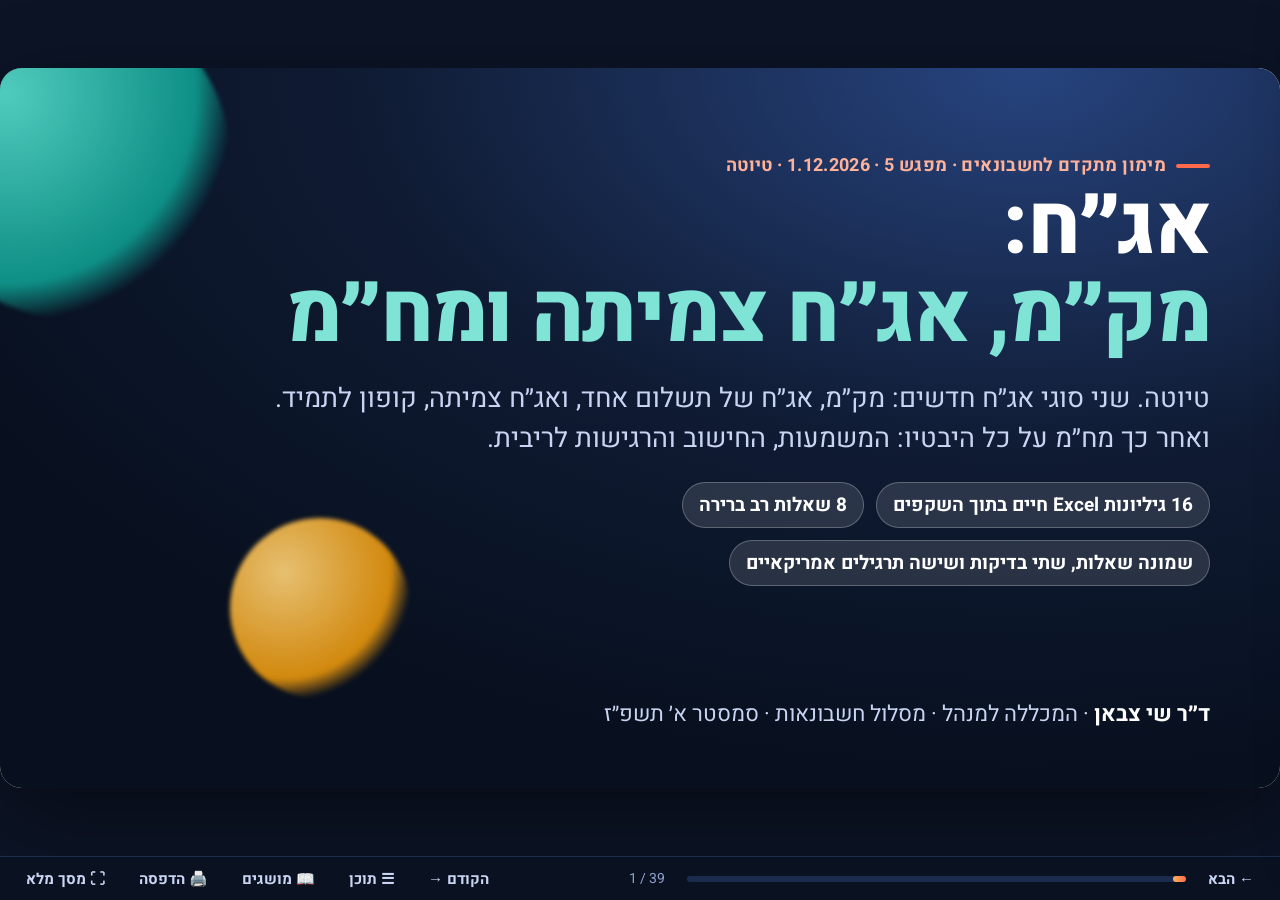
<file: lectures/lecture-5/presentation.html>
<!doctype html>
<html lang="he" dir="rtl">
<head>
<meta charset="utf-8">
<meta name="viewport" content="width=device-width,initial-scale=1">
<title>מימון מתקדם לחשבונאים | שיעור 5 | מק״מ, אג״ח צמיתה ומח״מ (טיוטה)</title>
<style>
@font-face{font-family:'Heebo';font-weight:400;font-style:normal;src:url([data-uri]) format('woff2');unicode-range:U+0590-05FF,U+200C-2010,U+20AA,U+25CC,U+FB1D-FB4F}
@font-face{font-family:'Heebo';font-weight:700;font-style:normal;src:url([data-uri]) format('woff2');unicode-range:U+0590-05FF,U+200C-2010,U+20AA,U+25CC,U+FB1D-FB4F}
@font-face{font-family:'Heebo';font-weight:800;font-style:normal;src:url([data-uri]) format('woff2');unicode-range:U+0590-05FF,U+200C-2010,U+20AA,U+25CC,U+FB1D-FB4F}
@font-face{font-family:'Heebo';font-weight:400;font-style:normal;src:url([data-uri]) format('woff2');unicode-range:U+0000-00FF,U+0131,U+0152-0153,U+02BB-02BC,U+02C6,U+02DA,U+02DC,U+2000-206F,U+2074,U+20AC,U+2122,U+2191,U+2193,U+2212,U+2215,U+FEFF,U+FFFD}
@font-face{font-family:'Heebo';font-weight:700;font-style:normal;src:url([data-uri]) format('woff2');unicode-range:U+0000-00FF,U+0131,U+0152-0153,U+02BB-02BC,U+02C6,U+02DA,U+02DC,U+2000-206F,U+2074,U+20AC,U+2122,U+2191,U+2193,U+2212,U+2215,U+FEFF,U+FFFD}
@font-face{font-family:'Heebo';font-weight:800;font-style:normal;src:url([data-uri]) format('woff2');unicode-range:U+0000-00FF,U+0131,U+0152-0153,U+02BB-02BC,U+02C6,U+02DA,U+02DC,U+2000-206F,U+2074,U+20AC,U+2122,U+2191,U+2193,U+2212,U+2215,U+FEFF,U+FFFD}
:root{
  --ink:#16213a; --ink2:#2a3858; --mut:#5d6a86; --paper:#f6f2ea; --card:#ffffff; --line:#e4dccd;
  --coral:#ff6a4d; --coral2:#ff8f5a; --navy:#0f1b33; --navy2:#1b2d55;
  --asset:#0f9d90; --assetbg:#dff5f2; --liab:#6d4df2; --liabbg:#ece8ff; --eq:#e8960c; --eqbg:#fff0d2;
  --inc:#25a65f; --incbg:#dcf5e6; --exp:#e0454f; --expbg:#fde3e5;
  --r:18px;
}
*{box-sizing:border-box;margin:0;padding:0}
html,body{height:100%;overflow:hidden;background:#0c1426;font-family:'Heebo','Segoe UI','Arial Hebrew',Arial,sans-serif;color:var(--ink);-webkit-font-smoothing:antialiased}
button{font-family:inherit;cursor:pointer;border:0;background:none;color:inherit}
.stage{position:absolute;left:50%;top:calc(50% - 22px);width:1280px;height:720px;transform:translate(-50%,-50%) scale(var(--sc,1));transform-origin:center;background:var(--paper);border-radius:22px;overflow:hidden;box-shadow:0 30px 90px rgba(0,0,0,.45)}
.slide{position:absolute;inset:0;padding:46px 64px 58px;visibility:hidden;opacity:0;transform:translateX(-30px);transition:opacity .45s ease,transform .45s ease,visibility 0s .45s}
.slide.on{visibility:visible;opacity:1;transform:none;transition:opacity .45s ease,transform .45s ease}
.slide.dark{background:radial-gradient(1200px 700px at 80% 0%,#27447f 0%,var(--navy) 55%,#08101f 100%);color:#fff}
.kick{font-size:17px;font-weight:700;color:var(--coral);letter-spacing:.02em;margin-bottom:6px;display:flex;gap:10px;align-items:center}
.kick:before{content:"";width:34px;height:4px;border-radius:4px;background:var(--coral)}
h2{font-size:42px;font-weight:800;line-height:1.15;letter-spacing:-.01em}
.sub{font-size:21px;color:var(--mut);margin-top:8px;line-height:1.45;max-width:980px}
.dark .sub{color:#b8c6e8}
.ft{position:absolute;left:0;right:0;bottom:0;height:40px;padding:0 64px;display:flex;justify-content:space-between;align-items:center;font-size:13px;color:#8a93aa;border-top:1px solid var(--line)}
.dark .ft{border-color:#27395f;color:#7f90b8}
.ft b{color:var(--coral)}
.term{border-bottom:2px dotted var(--coral);cursor:help;font-weight:600;color:inherit;transition:background .2s}
.term:hover{background:rgba(255,106,77,.14)}
.dark .term{border-color:#ffb199}
.st{opacity:0;transform:translateY(14px);transition:opacity .5s ease,transform .5s ease;pointer-events:none}
.st.show{opacity:1;transform:none;pointer-events:auto}
.card{background:var(--card);border-radius:var(--r);box-shadow:0 2px 0 var(--line),0 12px 30px rgba(22,33,58,.07);padding:20px 24px}
.pill{display:inline-flex;align-items:center;gap:6px;padding:4px 12px;border-radius:999px;font-size:15px;font-weight:700}
.c-asset{background:var(--assetbg);color:#087469}.c-liab{background:var(--liabbg);color:#4f33c9}.c-eq{background:var(--eqbg);color:#a86703}.c-inc{background:var(--incbg);color:#167a43}.c-exp{background:var(--expbg);color:#b3262f}
.hw{position:absolute;bottom:52px;left:64px;display:flex;gap:8px;align-items:center;background:#fff;border:2px dashed var(--coral);color:#b8391f;border-radius:14px;padding:7px 14px;font-size:15px;font-weight:700;cursor:pointer;z-index:4}
.hw:hover{background:#fff4ef}
.btn{background:var(--ink);color:#fff;border-radius:12px;padding:10px 18px;font-size:17px;font-weight:700;transition:transform .15s,background .2s}
.btn:hover{transform:translateY(-2px);background:var(--ink2)}
.btn.ghost{background:#fff;color:var(--ink);box-shadow:inset 0 0 0 2px var(--line)}
.btn.coral{background:var(--coral)}
.ltr{direction:ltr;unicode-bidi:isolate;display:inline-block}
.num{font-variant-numeric:tabular-nums;direction:ltr;unicode-bidi:isolate;display:inline-block}
.hint{font-size:15px;color:var(--mut)}

/* controls */
#bar{position:fixed;left:0;right:0;bottom:0;height:44px;display:flex;align-items:center;justify-content:center;gap:10px;padding:0 14px;background:#0a1222;border-top:1px solid #1d2c4d;z-index:50}
#bar button{color:#c9d5f2;font-size:15px;padding:6px 12px;border-radius:9px;font-weight:600}
#bar button:hover{background:#18284a;color:#fff}
#prog{flex:1;max-width:520px;height:6px;border-radius:6px;background:#1b2b4d;position:relative;cursor:pointer;direction:rtl}
#prog i{position:absolute;right:0;top:0;bottom:0;border-radius:6px;background:linear-gradient(270deg,var(--coral),#ffb35c);transition:width .4s}
#cnt{color:#8ea0cc;font-size:14px;min-width:60px;text-align:center;direction:ltr}
#menu,#gloss{position:fixed;inset:0;background:rgba(8,14,28,.88);z-index:80;display:none;padding:34px 48px;overflow:auto}
#menu.open,#gloss.open{display:block}
#menu h3,#gloss h3{color:#fff;font-size:28px;margin-bottom:18px}
.mgrid{display:grid;grid-template-columns:repeat(5,1fr);gap:14px}
.mcell{background:#fff;border-radius:14px;padding:12px 14px;text-align:right;font-weight:700;font-size:16px;line-height:1.3;min-height:74px;border:3px solid transparent}
.mcell small{display:block;color:var(--coral);font-size:13px;margin-bottom:3px}
.mcell.cur{border-color:var(--coral)}
.mcell:hover{transform:translateY(-3px)}
.gwrap{display:grid;grid-template-columns:repeat(3,1fr);gap:12px}
.gitem{background:#fff;border-radius:14px;padding:12px 14px;text-align:right;font-weight:700;font-size:17px}
.gitem:hover{background:#fff4ef}
.closex{position:fixed;top:14px;left:20px;color:#fff;font-size:30px;z-index:90;display:none}
#menu.open~.closex,#gloss.open~.closex{display:block}
#drawer{position:fixed;top:0;bottom:44px;right:0;width:min(440px,92vw);background:#fff;z-index:70;box-shadow:-16px 0 50px rgba(0,0,0,.35);transform:translateX(110%);transition:transform .35s cubic-bezier(.2,.8,.2,1);padding:26px 28px;overflow:auto;border-radius:22px 0 0 22px;direction:rtl}
#drawer.open{transform:none}
#drawer h4{font-size:30px;font-weight:800;margin-bottom:4px}
#drawer .tag{font-size:14px;font-weight:700;color:var(--coral);margin-bottom:12px}
#drawer .tabs{display:flex;gap:6px;margin:10px 0 12px}
#drawer .tabs button{padding:6px 14px;border-radius:999px;background:#f0ebe0;font-weight:700;font-size:15px}
#drawer .tabs button.on{background:var(--ink);color:#fff}
#drawer p{font-size:19px;line-height:1.6;margin-bottom:10px}
#drawer .box{border-radius:14px;padding:12px 14px;margin-top:10px;font-size:17px;line-height:1.5}
#drawer .ex{background:#eef7f6}
#drawer .trap{background:#fff1ec}
#drawer .x{position:absolute;top:14px;left:18px;font-size:28px;color:var(--mut)}
#drawer .rel{margin-top:14px;display:flex;flex-wrap:wrap;gap:6px}
#drawer .rel button{background:#f4efe4;border-radius:999px;padding:4px 12px;font-weight:600;font-size:15px}
#toast{position:fixed;bottom:56px;left:50%;transform:translateX(-50%);background:#fff;color:var(--ink);border-radius:12px;padding:8px 16px;font-weight:700;z-index:60;opacity:0;transition:opacity .3s;pointer-events:none}
#toast.show{opacity:1}
#glossprint{display:none}

@media print{
  html,body{overflow:visible;height:auto;background:#fff}
  #bar,#menu,#gloss,.closex,#drawer,#toast,.hw,.btn.noprint,.noprint{display:none!important}
  .stage{position:static;transform:none;zoom:.84;width:1280px;height:720px;box-shadow:none;border-radius:0;margin:0 auto;overflow:hidden;page-break-after:always;break-after:page;background:var(--paper);display:block}
  .stagewrap{display:block}
  .slide{position:relative!important;inset:auto;visibility:visible!important;opacity:1!important;transform:none!important;width:1280px;height:720px;page-break-after:always;break-after:page;overflow:hidden;transition:none!important;-webkit-print-color-adjust:exact;print-color-adjust:exact}
  .stage{height:auto;page-break-after:auto;break-after:auto;zoom:.84}
  .st{opacity:1!important;transform:none!important}
  *{animation:none!important;transition:none!important}
  .slide.dark{-webkit-print-color-adjust:exact;print-color-adjust:exact}
  *{-webkit-print-color-adjust:exact;print-color-adjust:exact}
  #glossprint{display:block;zoom:.84;width:1280px;padding:40px 60px;page-break-before:always;break-before:page;background:#fff}
  #glossprint h2{margin-bottom:16px}
  #glossprint .gp{break-inside:avoid;margin-bottom:12px;padding:10px 14px;border-right:5px solid var(--coral);background:#fbf8f1;font-size:16px;line-height:1.45}
  #glossprint .gp b{font-size:19px}
  .print-only{display:block!important}
  .screen-only{display:none!important}
}
#drawer .en{direction:ltr;text-align:right;font-size:16px;color:#5d6a86;margin-bottom:6px}
.gen{direction:ltr;text-align:right;font-size:14px;color:#5d6a86;font-weight:500}
#drawer .tag,#gloss h3{}
/* ===== finance deck: lesson layouts on top of the shared shell ===== */
.slide{padding:32px 56px 50px}
.slide:not(.on){pointer-events:none}
.kick{font-size:18px;margin-bottom:4px}
h2{font-size:34px;line-height:1.18;margin-bottom:10px}
.qslide h2{font-size:30px}
.ft{font-size:14px;height:36px;padding:0 56px}
.term{font-weight:inherit}
.n{direction:ltr;unicode-bidi:isolate}
.m{direction:ltr;unicode-bidi:isolate;white-space:nowrap;font-weight:600;color:var(--navy2)}
.dark .m{color:#fff}
.mh{unicode-bidi:isolate;direction:rtl}
.m .frac,.eq .frac{vertical-align:middle}
sup,sub{font-size:.68em;line-height:0}
.lead{font-size:23px;line-height:1.45;color:var(--ink2);margin:0 0 12px}
.lg{font-size:23px;line-height:1.5}
p.lg{margin:0 0 8px}
ul.lg,ol.lg{padding-inline-start:36px}ul.lg li,ol.lg li{margin-bottom:8px}
.ct{display:block;font-size:21px;font-weight:800;color:var(--coral);margin-bottom:8px;line-height:1.3}
.row{display:flex;gap:16px}
.col{display:flex;flex-direction:column;gap:12px}
.row.eq2>*{flex:1 1 0;min-width:0}
.row.top{align-items:stretch}
.card{background:var(--card);border-radius:16px;box-shadow:0 2px 0 var(--line),0 10px 26px rgba(22,33,58,.06);padding:15px 20px}
.def p{font-size:22px;line-height:1.42;margin:4px 0 8px}
.dn{display:block;font-size:24px;font-weight:800;color:var(--navy2);line-height:1.25}
.demo{background:#eef7f6;border-radius:10px;padding:8px 12px;font-size:21px;line-height:1.6}
.demo b{color:#087469}
.band{border-radius:12px;padding:10px 16px;font-size:22px;line-height:1.45;margin-top:10px;background:#f1ece0}
.band.dg{background:#fff7e0;border-right:6px solid #f0b429}
.band.note{background:#eef2ff;border-right:6px solid var(--navy2)}
.band.trap{background:#fde8e6;border-right:6px solid #e0454f}
.band.ans{background:var(--incbg);border-right:6px solid var(--inc);font-size:21px;font-weight:700}
/* reveal: the shell's .st also has to work on svg groups */
svg .st{transition:opacity .4s ease}
svg .st:not(.show){opacity:0}
/* display equations */
.eq{display:block;direction:ltr;text-align:right;font-size:24px;line-height:1.5;margin:5px 0;font-weight:500;color:var(--ink);white-space:nowrap}
.eq.big{font-size:30px}
.eq.c{text-align:center;margin-top:14px}
.frac{display:inline-flex;flex-direction:column;align-items:center;line-height:1.2;margin:0 3px;font-size:.92em}
.frac>span{padding:1px 7px;white-space:nowrap}
.frac>span:first-child{border-bottom:2px solid currentColor}
/* question slides */
.qg{display:grid;grid-template-columns:minmax(0,1fr) minmax(0,1.08fr);gap:16px;align-items:start}
.qr{display:flex;flex-direction:column;gap:10px;min-width:0}
.qstem p{font-size:22px;line-height:1.42;margin:0 0 6px}
.qstem p:last-child{margin:0}
.qstem.sm p{font-size:20px;line-height:1.38}
.qstem.wide{margin-bottom:8px;padding:10px 18px}
.tlw{padding:8px 12px}
.tlw .sp{font-size:18px;margin:2px 0 0}
.tl{display:block;width:100%;height:auto;font-family:inherit;direction:ltr;unicode-bidi:isolate}
.solw{min-width:0}
.solw.two .eq{font-size:26px;margin:8px 0}
.solw.two .sp{font-size:21px}
.solw.two .band{font-size:20px;padding:10px 16px}
.solw.two .band.ans{font-size:23px}
.eq.fit{font-size:20.5px}
.sp{font-size:21px;line-height:1.4;margin:0 0 7px}
.solw .band{margin-top:8px;padding:8px 14px;font-size:20px}
.solw .band.ans{font-size:23px}
/* formula box */
.fg{display:grid;grid-template-columns:1fr 1fr;gap:12px}
.fm b{display:block;font-size:23px;color:var(--navy2);font-weight:800;line-height:1.25}
.fm p{font-size:21px;line-height:1.35;margin:6px 0}
.fm .eq{font-size:25px;margin:8px 0}
.fm .demo{font-size:22px;padding:6px 12px;margin-top:6px}
/* tables */
.tbl2{width:100%;border-collapse:collapse;background:#fff;border-radius:14px;overflow:hidden;font-size:19px}
.tbl2 th{background:var(--navy2);color:#fff;padding:9px 12px;text-align:right;font-weight:700}
.tbl2 td{padding:8px 12px;border-bottom:1px solid var(--line);vertical-align:middle;line-height:1.35}
.tbl2.big{font-size:23px}
.tbl2.big td{padding:14px 14px}
.tbl2.dmap{font-size:19.5px}
.tbl2.dmap td{padding:6px 10px;line-height:1.25}
.tbl2.dmap th{padding:6px 10px}
.tbl2 .frac{font-size:1em}
/* steps */
.steps{list-style:none;counter-reset:s;display:grid;gap:9px}
.steps li{counter-increment:s;display:flex;gap:14px;align-items:center;background:#fff;border-radius:14px;padding:13px 18px;font-size:23px;line-height:1.35;box-shadow:0 2px 0 var(--line)}
.steps li:before{content:counter(s);flex:none;width:38px;height:38px;border-radius:50%;background:var(--navy2);color:#fff;display:grid;place-items:center;font-weight:800;font-size:19px}
.steps li>b{color:var(--coral);flex:none;white-space:nowrap;margin-inline-end:-4px}
.steps.two{grid-template-columns:1fr 1fr}
.steps.two li{font-size:21px;padding:12px 14px}
/* route */
.route{display:grid;gap:10px}
.route.r5{grid-template-columns:repeat(5,1fr)}
.route.r4{grid-template-columns:repeat(4,1fr)}
.route.r2{grid-template-columns:repeat(2,1fr)}
.route.r3{grid-template-columns:repeat(3,1fr)}
.rcard{display:flex;flex-direction:column;align-items:flex-start;background:#fff;border-radius:16px;padding:12px 14px;text-align:right;box-shadow:0 2px 0 var(--line),0 10px 24px rgba(22,33,58,.07);min-height:224px;transition:transform .2s}
.rcard:hover{transform:translateY(-4px)}
.rcard>.n{font-size:38px;font-weight:800;color:var(--coral);line-height:1}
.rcard b{font-size:21px;line-height:1.2;margin:6px 0 5px}
.rcard span{font-size:18px;color:var(--ink2);line-height:1.3}
.rcard em{font-style:normal;margin-top:auto;padding-top:6px;font-size:17px;font-weight:800;color:#087469}
/* openers */
@keyframes ezin{from{opacity:0;transform:translateY(12px)}to{opacity:1;transform:none}}
.pd{display:flex;flex-direction:column;justify-content:center;padding:32px 64px 50px}
.pd-num{position:absolute;left:30px;top:-40px;font-size:560px;font-weight:900;line-height:1;color:var(--pc);opacity:.16;pointer-events:none;direction:ltr}
.pd-num.w{font-size:440px;top:30px;left:10px}
.pd-in{position:relative;max-width:1000px}
.pd-h{font-size:60px;font-weight:800;line-height:1.1;margin:4px 0 10px}
.pd-q{font-size:25px;color:#c8d4f2;margin-bottom:20px;line-height:1.35}
.pd-note{font-size:21px;color:#e4ebfb;margin:-8px 0 18px;line-height:1.4}
.pd-cols{display:flex;gap:18px}
.pd-box{flex:1;background:rgba(255,255,255,.07);border:1px solid rgba(255,255,255,.14);border-radius:18px;padding:16px 22px}
.pd-box>b{display:block;font-size:19px;color:#ffb199;margin-bottom:6px}
.pd-box ul{margin:0;padding-inline-start:22px;font-size:24px;line-height:1.5}
.slide.on .pd-box,.slide.on .pd-h{animation:ezin .6s both}
/* title */
.s1 .orb{position:absolute;border-radius:50%;filter:blur(2px);opacity:.9;animation:float 9s ease-in-out infinite}
@keyframes float{0%,100%{transform:translateY(0) rotate(0)}50%{transform:translateY(-28px) rotate(8deg)}}
.s1 h1{font-size:84px;font-weight:800;line-height:1.05;letter-spacing:-.02em}
.s1 h1 span{display:inline-block;animation:rise .9s cubic-bezier(.2,.8,.2,1) both}
@keyframes rise{from{opacity:0;transform:translateY(40px)}to{opacity:1;transform:none}}
.chipbar{display:flex;gap:12px;flex-wrap:wrap}
.chip{padding:8px 16px;border-radius:999px;font-weight:700;font-size:19px;background:rgba(255,255,255,.12);border:1px solid rgba(255,255,255,.25);color:#fff}
/* multiple choice */
.mcrow{display:grid;gap:12px;align-items:start}
.mcrow.n3{grid-template-columns:repeat(3,minmax(0,1fr))}
.mcrow.n2{grid-template-columns:repeat(2,minmax(0,1fr))}
.mc{background:#fff;border-radius:14px;padding:12px 15px;box-shadow:0 2px 0 var(--line)}
.mc .q{font-size:21px;font-weight:800;line-height:1.35}
.mc .o{display:block;width:100%;text-align:right;margin-top:7px;padding:8px 13px;border-radius:10px;border:2px solid var(--line);background:#fff;font:600 20px/1.3 'Heebo','Segoe UI','Arial Hebrew',Arial,sans-serif;cursor:pointer;color:#16213a}
.mc .o:hover{border-color:var(--coral)}
.mc .o.ok{border-color:#25a65f;background:#e3f6ea}
.mc .o.bad{border-color:#e0454f;background:#fde8ea}
.mc .w{margin-top:8px;font-size:19px;line-height:1.4;display:none;background:#eef2ff;border-radius:10px;padding:7px 12px}
.mc.done .w{display:block}
.mcwide .mc{padding:12px 20px}
.mcwide .mc .q{font-size:23px}
.mcwide .mc .o{font-size:22px;padding:7px 14px;margin-top:6px}
.mcwide .mc .w{font-size:21px}
.alts{list-style:none;display:grid;grid-template-columns:1fr 1fr;gap:4px 18px;font-size:21px;font-weight:500;margin:6px 0;background:#f6f2ea;border-radius:12px;padding:8px 16px}
.alt .sp{font-size:20px}
.alt .eq{font-size:23px;text-align:center}
.alt .ct{margin-bottom:2px}
/* calculators */
.calc{display:grid;grid-template-columns:minmax(0,.86fr) minmax(0,1.14fr);gap:18px;align-items:start}
.cin{background:#fff;border-radius:16px;padding:14px 18px;box-shadow:0 2px 0 var(--line)}
.cint{font-size:20px;line-height:1.38;color:var(--ink2);margin-bottom:10px}
.cfs{display:grid;grid-template-columns:1fr 1fr;gap:8px 12px}
.cf{display:flex;flex-direction:column;gap:3px;font-size:18px;font-weight:700;color:var(--navy2);line-height:1.2}
.cf>span{min-height:21px}
.cf input,.cf select{font:700 23px/1.2 'Heebo','Segoe UI',Arial,sans-serif;padding:7px 10px;border:2px solid var(--line);border-radius:10px;background:#fffdf5;color:var(--ink);width:100%}
.cf select{font-size:19px;background:#fff}
.cf input:focus,.cf select:focus{outline:none;border-color:var(--coral)}
.cf input{text-align:left}
.cout{background:var(--navy2);color:#fff;border-radius:16px;padding:14px 20px;min-height:200px}
.cout .eq{color:#fff;font-size:24px}
.cout .m{color:#fff}
.cout .ln{font-size:21px;line-height:1.4;margin:4px 0;color:#e4ebfb}
.cout .res{display:flex;justify-content:space-between;align-items:baseline;gap:16px;background:rgba(255,255,255,.1);border-radius:12px;padding:8px 14px;margin:8px 0}
.cout .res span{font-size:21px;font-weight:700;color:#ffb199}
.cout .res b{font-size:34px;font-weight:800;direction:ltr;unicode-bidi:isolate}
.cout .res.sec b{font-size:24px}
.cout .err{background:#fde8ea;color:#b3262f;border-radius:10px;padding:10px 14px;font-size:19px;font-weight:700}
.cout .tlw{background:#fff;border-radius:12px;padding:6px 10px;margin:8px 0}
.cgrid{display:flex;flex-wrap:wrap;gap:6px;margin:6px 0}
.cgrid span{background:rgba(255,255,255,.1);border-radius:8px;padding:3px 10px;font-size:18px;direction:ltr;unicode-bidi:isolate}
.cgrid span.hit{background:var(--inc);font-weight:800}
/* bottom bar: pending reveals */
#stepn{color:#ffb35c;font-size:14px;font-weight:700;min-width:96px;text-align:center}
@page{size:1280px 720px;margin:0}
@media print{
  .stage{zoom:1!important;width:1280px;height:auto;border-radius:0}
  .slide{padding:32px 56px 50px}
  .slide.pd{display:flex!important}
  #glossprint{zoom:1!important;width:1280px}
  .st,svg .st{opacity:1!important;transform:none!important}
  .mc .w{display:block}
  .cout{-webkit-print-color-adjust:exact;print-color-adjust:exact}
}
.cap{font-size:17.5px;color:var(--mut);text-align:center;margin:2px 0 0;line-height:1.3}
/* ===== activities ===== */
.act{min-width:0}
.tasktxt{font-size:21px;line-height:1.38;background:#fff;border-radius:14px;padding:10px 16px;box-shadow:0 2px 0 var(--line);margin-bottom:10px;border-right:6px solid var(--coral)}
.fbbar{font-size:19.5px;line-height:1.36;border-radius:12px;padding:9px 14px;background:#f1ece0;min-height:48px;margin-top:10px}
.fbbar.good{background:var(--incbg);border-right:6px solid var(--inc)}
.fbbar.wrong{background:#fde8e6;border-right:6px solid #e0454f}
.actbar{display:flex;gap:8px;align-items:center;margin-top:10px;flex-wrap:wrap}
.abtn{padding:8px 18px;border-radius:10px;font-size:18.5px;font-weight:700;background:var(--navy2);color:#fff}
.abtn.ghost{background:#fff;color:var(--ink);box-shadow:inset 0 0 0 2px var(--line)}
.abtn:disabled{opacity:.35;cursor:default}
.abtn:not(:disabled):hover{background:var(--coral);color:#fff}
.score{font-size:19px;font-weight:800;color:var(--navy2);direction:ltr;margin-inline-start:auto}
.stbl{width:100%;border-collapse:separate;border-spacing:0 5px;font-size:20px}
.stbl td{background:#fff;padding:6px 12px;line-height:1.28}
.stbl td:first-child{border-radius:0 10px 10px 0}
.stbl td:last-child{border-radius:10px 0 0 10px;white-space:nowrap;text-align:left}
.so{padding:5px 12px;border-radius:9px;border:2px solid var(--line);background:#fff;font-size:18px;font-weight:700;margin-right:5px}
.so:hover{border-color:var(--coral)}
.so.ok{border-color:#25a65f;background:#e3f6ea}
.so.bad{border-color:#e0454f;background:#fde8ea}
.solved td{background:#f3fbf6}
.numq{background:#fff;border-radius:14px;padding:12px 16px;box-shadow:0 2px 0 var(--line)}
.numq .q{font-size:21px;font-weight:700;line-height:1.36}
.numrow{display:flex;gap:10px;align-items:center;margin-top:8px}
.numrow input{font:700 22px/1.2 'Heebo',Arial,sans-serif;width:170px;padding:6px 10px;border:2px solid var(--line);border-radius:10px;background:#fffdf5;text-align:left}
.numrow span{font-size:19px;font-weight:700;color:var(--mut)}
.alay{display:grid;grid-template-columns:minmax(0,1fr) 590px;gap:18px;align-items:start}
.alay .pay,.alay svg{display:block;width:100%;height:auto;background:#fff;border-radius:14px;box-shadow:0 2px 0 var(--line);direction:ltr;unicode-bidi:isolate;touch-action:none;font-family:inherit}
.hd{cursor:ns-resize}
.seg{display:flex;gap:6px;margin-bottom:8px;align-items:center;flex-wrap:wrap}
.seg>b{font-size:18px;color:var(--navy2);min-width:64px}
.seg button{padding:6px 12px;border-radius:9px;background:#fff;box-shadow:inset 0 0 0 2px var(--line);font-size:18px;font-weight:700}
.seg button.on{background:var(--navy2);color:#fff;box-shadow:none}
.rng{display:grid;grid-template-columns:150px 1fr 56px;gap:8px;align-items:center;font-size:18px;font-weight:700;color:var(--navy2);margin-bottom:5px}
.rng input{width:100%;accent-color:var(--coral)}
.rng b{direction:ltr;text-align:left;font-size:20px;color:var(--ink)}
.rng.off,.pfield.off{opacity:.35}
.rd{display:grid;grid-template-columns:1fr 1fr;gap:6px;margin-top:8px}
.rd>div{background:var(--navy2);color:#fff;border-radius:10px;padding:5px 10px}
.rd span{display:block;font-size:17px;color:#ffb199;font-weight:700;line-height:1.2}
.rd span.n{display:inline;color:#fff;font-size:inherit}
.rd b{font-size:20px;font-weight:800;line-height:1.25}
.rd .neg{background:#b3262f}
.rd .neg span:first-child{color:#fff}
.ctbl{width:100%;border-collapse:collapse;background:#fff;font-size:19px;border-radius:12px;overflow:hidden;margin-top:8px}
.ctbl th{background:var(--navy2);color:#fff;padding:5px 10px;text-align:right}
.ctbl td{padding:5px 10px;border-bottom:1px solid var(--line)}
.ctbl .tot td{font-weight:800;background:#f1ece0}
.ftbl{border-collapse:collapse;background:#fff;font-size:20px;width:100%;border-radius:12px;overflow:hidden}
.ftbl th{background:var(--navy2);color:#fff;padding:7px;font-weight:700}
.ftbl td{padding:5px;border-bottom:1px solid var(--line);text-align:center}
.ftbl input{width:84px;font:700 20px 'Heebo',Arial,sans-serif;padding:4px 6px;border:2px solid var(--line);border-radius:8px;text-align:center;background:#fffdf5}
.ftbl input.good{border-color:#25a65f;background:#e3f6ea}
.ftbl input.badc{border-color:#e0454f;background:#fde8ea}
code.xl{direction:ltr;unicode-bidi:isolate;display:inline-block;font:700 20px 'Menlo','Courier New',monospace;background:#eef2ff;color:var(--navy2);border-radius:6px;padding:1px 8px}
.src{font-size:17px;line-height:1.35;color:var(--ink2)}
.src li{margin-bottom:5px}
.src .l{direction:ltr;unicode-bidi:isolate}
.route.r7{grid-template-columns:repeat(4,1fr)}
.route.r7 .rcard{min-height:176px}
.lmap{display:grid;grid-template-columns:repeat(4,1fr);gap:8px}
.lmap div{background:#fff;border-radius:11px;padding:7px 11px;font-size:17.5px;line-height:1.24;font-weight:600;box-shadow:0 2px 0 var(--line)}
.lmap b{color:var(--coral);margin-left:5px}
.lmap .hi{background:#fff0d2}
.lmap .cur{background:var(--navy2);color:#fff}
.lmap .cur b{color:#ffb199}
.two4{display:grid;grid-template-columns:1fr 1fr;gap:10px 14px}
.two4 .card{padding:9px 14px}
.chartw{padding:8px 10px}
.pay{max-height:none}
.nodes{display:block;width:100%;height:auto;direction:ltr;unicode-bidi:isolate;font-family:inherit}
.mini .dn{font-size:21px}.mini p{font-size:19px;line-height:1.32;margin:3px 0 5px}.mini .demo{font-size:18px;line-height:1.38;padding:5px 10px}
@media print{.alay svg{touch-action:auto}}
.two4.tight{gap:6px 12px}
.two4.tight .card{padding:5px 10px}
.two4.tight .ct{font-size:18.5px}
.two4.tight+.band{margin-top:6px;padding:6px 14px;font-size:19.5px}
.builder .rd{grid-template-columns:1fr 1fr 1fr}
.builder .rng{margin-bottom:2px}
.builder .fbbar{margin-top:6px}


/* ===== mini Excel widget ===== */
.xl{direction:rtl;font-family:'Segoe UI','Arial',sans-serif;user-select:none;-webkit-user-select:none}
.xl-top{display:flex;align-items:stretch;gap:6px;background:#fff;border:1px solid #c8c8c8;border-radius:8px 8px 0 0;padding:4px 6px}
.xl-name{width:96px;flex:none;border:1px solid #c8c8c8;border-radius:4px;display:flex;align-items:center;justify-content:center;font:600 14px/1 'Segoe UI',Arial,sans-serif;direction:ltr;background:#fafafa}
.xl-fx{flex:none;color:#666;font:italic 600 15px/1 Georgia,serif;display:flex;align-items:center;padding:0 4px;border-inline-start:1px solid #ddd}
.xl-bar{flex:1;border:1px solid #c8c8c8;border-radius:4px;font:15px/1.2 Consolas,'Courier New',monospace;padding:4px 8px;user-select:text;-webkit-user-select:text;text-align:right}
.xl-bar:focus{outline:2px solid #217346}
.xl-tools{display:flex;gap:6px;align-items:center;background:#f3f3f3;border:1px solid #c8c8c8;border-top:0;padding:4px 6px;flex-wrap:wrap}
.xl-tools button{font:600 13px/1 Rubik,Heebo,sans-serif;padding:5px 10px;border-radius:6px;border:1px solid #c8c8c8;background:#fff;cursor:pointer;color:#16213a}
.xl-tools button:hover{background:#e8f3ec;border-color:#217346}
.xl-tools button.on{background:#217346;color:#fff;border-color:#217346}
.xl-tools button.xl-go{background:#217346;color:#fff;border-color:#217346}
.xl-msg{font:13px Rubik,Heebo,sans-serif;color:#217346;margin-inline-start:6px}
.xl-wrap{overflow:auto;border:1px solid #c8c8c8;border-top:0;background:#fff;border-radius:0 0 8px 8px;max-height:100%}
.xl-g{border-collapse:collapse;table-layout:fixed;outline:none;direction:rtl}
.xl-g th{background:#f3f3f3;color:#444;font:600 13px/1 'Segoe UI',Arial,sans-serif;border:1px solid #d4d4d4;height:24px;text-align:center}
.xl-g th.xl-rn{width:34px}.xl-g th.xl-c0{width:34px;background:#e6e6e6}
.xl-g td{border:1px solid #e1e1e1;height:30px;padding:0 6px;font:15px/1 Rubik,Heebo,'Segoe UI',sans-serif;color:#111;white-space:nowrap;overflow:hidden;text-overflow:clip;position:relative;cursor:cell;text-align:right;background:#fff}
.xl-g td.n{text-align:right}
.xl-g td.n span,.xl-g td.f span{direction:ltr;unicode-bidi:isolate}
.xl-g td.f{font-family:Consolas,'Courier New',monospace;font-size:13px;color:#1b2d55;text-align:left}
.xl-g td.e{color:#c00;font-weight:700}
.xl-g td.hd{background:#e8eefb;font-weight:700;color:#1b2d55}
.xl-g td.in{background:#fffbe6}
.xl-g td.tg{background:#fff4c2}
.xl-g td.sel{background:#d9ecdf}
.xl-g td.tg.sel,.xl-g td.in.sel{background:#e6f0c8}
.xl-g td.act{outline:2.5px solid #217346;outline-offset:-2px;z-index:2}
.xl-g td.ok{box-shadow:inset 0 0 0 2px #25a65f}
.xl-g td.bad{box-shadow:inset 0 0 0 2px #e0454f}
.xl-g td.fillp{outline:2px dashed #217346;outline-offset:-3px}
.xl-g td.ed{padding:0;outline:2.5px solid #217346;outline-offset:-2px;overflow:visible;z-index:3}
.xl-in{width:100%;height:100%;border:0;font:15px Consolas,'Courier New',monospace;padding:0 6px;background:#fff;outline:none;user-select:text;-webkit-user-select:text;text-align:right}
.xl-fh{position:absolute;left:0;bottom:0;width:10px;height:10px;background:#217346;border:2px solid #fff;cursor:crosshair;z-index:5;touch-action:none}
.xl-g{touch-action:none}
.xl-fb{margin-top:6px;font:15px/1.5 Rubik,Heebo,sans-serif}
.xl-ok{background:#e3f6ea;color:#167a43;border-radius:8px;padding:6px 12px;font-weight:700}
.xl-no{background:#fde8ea;color:#b3262f;border-radius:8px;padding:6px 12px;font-weight:700}
.xl-notes{padding:4px 12px;color:#2a3858;font-size:14px}

.xl-g td{font-size:17px;height:32px}.xl-g th{font-size:16.5px;height:26px}.xl-tools button{font-size:16.5px;padding:6px 10px}.xl-name{font-size:16.5px}.xl-bar{font-size:17px}.xl-msg{font-size:16.5px}.xl-fx{font-size:16.5px}.xl-in{font-size:17px}.xl-g td.f{font-size:16.5px}
.xl-fb{font-size:18px;line-height:1.35}.xl-notes{font-size:17px}.xl-tip{background:#fff7e0;border-radius:8px;padding:6px 12px;color:#4a4130}.xl-tip b{color:#a86703}.xl-sink{position:absolute;opacity:0;width:1px;height:1px;left:0;top:0}
.xlq .tasktxt{font-size:19.5px;padding:8px 14px;margin-bottom:8px;line-height:1.32}
.xlrow{display:grid;grid-template-columns:minmax(0,1fr) 450px;gap:12px;align-items:start}
.xlrow.solo{grid-template-columns:minmax(0,1fr)}
.xlc{display:block;width:100%;height:auto;background:#fff;border-radius:12px;box-shadow:0 2px 0 var(--line);direction:ltr;unicode-bidi:isolate;font-family:inherit}
.sv .tasktxt{font-size:20px}
.svps{display:grid;grid-template-columns:1fr 1fr;gap:6px 14px;margin-bottom:6px}
.svp{display:flex;gap:8px;align-items:center;background:#fff;border-radius:10px;padding:6px 12px;font-size:19px;font-weight:600;justify-content:space-between}
.svp input{font:700 19px 'Heebo',Arial,sans-serif;width:124px;padding:4px 8px;border:2px solid var(--line);border-radius:8px;background:#fffdf5;text-align:left;flex:none}
.svp input.good{border-color:#25a65f;background:#e3f6ea}.svp input.badc{border-color:#e0454f;background:#fde8ea}
.svsol{margin-top:6px;display:grid;gap:3px}.svs{display:none;font-size:18.5px;line-height:1.32;background:#eef7f6;border-radius:8px;padding:4px 10px}.svs.on{display:block}
.sv .abtn{font-size:17px;padding:7px 12px}.sv .fbbar{font-size:18px;min-height:40px;margin-top:6px;padding:6px 12px}
.toon{position:absolute;left:52px;bottom:44px;display:flex;align-items:flex-end;gap:6px;pointer-events:none;z-index:1}
.toon svg{width:112px;height:112px;flex:none;direction:ltr}
.bub{background:#fff;border:2px solid var(--navy2);border-radius:16px 16px 16px 4px;padding:8px 12px;font-size:18px;font-weight:700;line-height:1.25;max-width:300px;margin-bottom:64px;margin-inline-end:-6px;color:var(--navy2)}
.steptbl td,.steptbl th{text-align:center}.steptbl td:first-child,.steptbl th:first-child{text-align:center}
.mathl{display:grid;gap:2px;font-size:20px}.mathl .eq{font-size:20.5px;margin:0;text-align:left}.mathl .sp{margin:0;font-size:19.5px}
.rl{display:grid;gap:7px}.rl>.st,.rl>div{font-size:19.5px;line-height:1.3}.rl .sp{font-size:19.5px;margin:0}.rl .eq{font-size:21px;margin:0}
.chartw .pay{display:block}
.tnote{font-size:18.5px;line-height:1.32}
.steptbl{margin-top:8px}.steptbl td{padding:6px 8px}.gv{display:block;font-size:21px;font-weight:800;color:var(--navy2)}.gm{display:block;font-size:17px;color:var(--mut);line-height:1.25}.gm .m{color:var(--mut);font-weight:500}
.tbl2 th .m{color:#fff}
.xl-tools{position:relative}
.xl-msg{position:absolute;left:8px;top:-34px;background:#217346;color:#fff!important;border-radius:6px;padding:3px 10px;margin:0;z-index:6;pointer-events:none}
.xl-msg:empty{display:none}
.xlrow>div:last-child .xl-fb{margin-top:8px}
.xlrow.solo{grid-template-columns:minmax(0,1fr) 340px}
.xlside .xl-fb{margin-top:0}.xlside svg+.xl-fb{margin-top:8px}

.xl-g thead th{position:sticky;top:0;z-index:6}
.xl-g thead th.xl-c0{z-index:7}
.xlf{direction:ltr;unicode-bidi:isolate;font-family:Consolas,'Courier New',monospace;font-size:1em;white-space:nowrap}
.xl-g td.frz{position:sticky;z-index:4;box-shadow:inset 0 -2px 0 #c8d4f2}
.xl-g th.frz{position:sticky;z-index:5}
.xl-g td.ed{overflow:visible}
.xl-ed{position:absolute;top:0;right:0;height:100%;min-width:100%;background:#fff;box-shadow:0 0 0 2.5px #217346;z-index:8}
.xl-ed .xl-in{position:absolute;inset:0;width:100%;height:100%;text-align:left;direction:ltr;background:transparent}
.xl-ov{position:absolute;inset:0;pointer-events:none;white-space:pre;overflow:hidden;font:15px Consolas,'Courier New',monospace;padding:0 6px;display:flex;align-items:center;color:#111}
.xl-ed .xl-ov{direction:ltr;justify-content:flex-start}
.xl-in.xl-clr,.xl-bar.xl-clr{color:transparent;caret-color:#111}
.xl-top{position:relative}
.xl-bov{inset:auto;font:15px/1.2 Consolas,'Courier New',monospace;padding:0 9px;justify-content:flex-end}
.xl-g td.ptr{outline:2px dashed currentColor;outline-offset:-3px;animation:xlants 1s linear infinite}
@keyframes xlants{50%{outline-offset:-2px}}
.xl-g th.hs{background:#d3e5d9;color:#14532d}
.xl-tools button.xl-st{background:#1b2d55;color:#fff;border-color:#1b2d55}
.xl-step{background:#eef2ff;border-right:4px solid #1b2d55;color:#16213a;border-radius:8px;padding:6px 12px;line-height:1.5}
.xl-g td.stp{box-shadow:inset 0 0 0 2px #1b2d55;background:#e8eefb}
.qx{display:grid;grid-template-columns:minmax(0,.9fr) minmax(0,1.1fr);gap:14px;align-items:start}
.qx .qr .card.qstem p{margin:0 0 6px}
.qx .xfb .xl-fb{margin-top:8px}
.tasktxt.sm{font-size:17px;padding:6px 12px;margin-bottom:6px;line-height:1.3}
.qx .mc{margin:0}
.qx .qr svg.xlc{width:100%;height:auto;max-height:300px;display:block;background:#fff;border-radius:12px;margin:6px 0}
.qx .xw .xfb .xl-fb{margin-top:6px;max-height:90px;overflow:auto}
.qx .qr .card.qstem{font-size:18px;line-height:1.35;padding:10px 14px}
.qx .qr .band{font-size:17px;padding:8px 12px;margin:8px 0 0}
.qx .qr .mc .q{font-size:17px}.qx .qr .mc .o{font-size:17px;padding:5px 10px}
.qx .qr svg.xlc{max-height:220px}
.xl-g td.bld{box-shadow:inset 0 0 0 2px #ff6a4d;background:#fff1ec}
/* the Home ribbon of the sheet, as in Excel */
.xl-rib{display:flex;flex-wrap:wrap;gap:4px;align-items:center;background:#f3f2f1;border:1px solid #c8c8c8;border-bottom:0;border-radius:8px 8px 0 0;padding:3px 6px;direction:rtl}
.xl-rib+.xl-top{border-radius:0}
.xl-grp{display:inline-flex;gap:1px;align-items:center;padding-inline-end:5px;margin-inline-end:1px;border-inline-end:1px solid #d6d6d6}
.xl-grp:last-child{border:0}
.xl-rib button{min-width:30px;height:30px;padding:0 5px;border:1px solid transparent;border-radius:4px;background:transparent;cursor:pointer;color:#252423;font:600 16.5px/1 'Segoe UI',Arial,sans-serif;display:inline-flex;align-items:center;justify-content:center}
.xl-rib button svg{width:18px;height:18px}
.xl-rib button:hover{background:#e1dfdd;border-color:#c8c6c4}
.xl-rib button.on{background:#c8e6d2;border-color:#217346}
.xl-rib button:disabled{opacity:.35;cursor:default;background:transparent;border-color:transparent}
.xl-rib button.xl-dec{font-size:16.5px;letter-spacing:-.5px}
.xl-rib button.xl-dec sub{font-size:9px;vertical-align:0}
.xl-rib select{height:30px;border:1px solid #c8c6c4;border-radius:4px;background:#fff;font:16.5px 'Segoe UI',Arial,sans-serif;padding:0 4px;margin-inline-end:3px;color:#252423}
.xl-g thead th:not(.xl-c0),.xl-g th.xl-rn{cursor:pointer}
/* animated diagrams: each click step has its own motion; print and the summary show the final state */
svg.diag{width:100%;height:auto;display:block;font-family:Rubik,Heebo,sans-serif}
svg .st.an-grow rect.bar{transform:scaleY(0);transform-box:fill-box;transform-origin:50% 100%;transition:transform .7s cubic-bezier(.2,.9,.25,1.15) var(--d,0s)}
svg .st.an-grow.show rect.bar{transform:scaleY(1)}
svg .st.an-draw path,svg .st.an-draw line{stroke-dasharray:1 1;stroke-dashoffset:1;transition:stroke-dashoffset .9s ease var(--d,0s)}
svg .st.an-draw path[stroke-dasharray="6 5"]{stroke-dasharray:6 5;stroke-dashoffset:0;opacity:0;transition:opacity .6s ease var(--d,0s)}
svg .st.an-draw.show path,svg .st.an-draw.show line{stroke-dashoffset:0}
svg .st.an-draw.show path[stroke-dasharray="6 5"]{opacity:1}
svg .st.an-pop{transform:scale(.4);transform-box:fill-box;transform-origin:50% 50%;transition:transform .5s cubic-bezier(.2,.9,.3,1.4) var(--d,0s),opacity .35s ease var(--d,0s)}
svg .st.an-pop.show{transform:scale(1)}
svg .st.an-fade{transition:opacity .5s ease var(--d,0s)}
@media print{svg .st *,svg .st{transform:none!important;stroke-dashoffset:0!important;opacity:1!important}}
.diagw{padding:10px 12px}
.band.tip{background:#e9f7ef;border-right:5px solid #25a65f;color:#14532d}
.meme{display:flex;flex-direction:column;align-items:center;background:#16213a;border-radius:16px;padding:8px 12px 10px;width:250px;box-shadow:0 10px 26px rgba(22,33,58,.25)}
.meme svg{width:120px;height:120px;background:#fff;border-radius:12px;margin:6px 0}
.meme .mm-t,.meme .mm-b{color:#fff;font-weight:900;font-size:19px;line-height:1.2;text-align:center;letter-spacing:.2px;text-shadow:0 2px 0 #000,0 0 6px rgba(0,0,0,.6)}
.memew{display:flex;gap:16px;align-items:flex-start}
.qg.wide{grid-template-columns:minmax(0,1.45fr) minmax(0,1fr)}
.qg.wide .rl>.st,.qg.wide .rl .sp{font-size:18.5px}
svg.diag{direction:ltr}
.xl-rib .xl-dec{direction:ltr}
.memew.mid ol.steps li{font-size:24px;line-height:1.35;padding-top:16px;padding-bottom:16px}
.memew.mid .meme{width:290px}.memew.mid .meme svg{width:170px;height:170px}
/* the step explanations and the feedback beside the sheet */
.qx .qr .xfbs .xl-fb{margin-top:10px;max-height:300px;overflow:auto;font-size:18px;line-height:1.4}
.qx .qr .xfbs .xl-fb:empty{display:none}
.qx .qr .xfbs .xl-step,.qx .qr .xfbs .xl-tip{font-size:18px;line-height:1.4}
.xl-rib .xl-ar{width:9px;height:8px;margin:0 1px;vertical-align:middle}
.qx .qr .xfbs .xl-fb{max-height:none}
.lsteps{display:grid;grid-template-columns:repeat(4,1fr);gap:10px;margin-top:10px}
.lstep{background:#fff;border-radius:12px;padding:8px 12px;font-size:17px;line-height:1.35;box-shadow:0 2px 0 var(--line,#d9d2c3)}
svg .ring{transform-box:fill-box;transform-origin:50% 50%}
svg .st.show .ring{animation:xlring 1.6s ease-out 1s 2}
@keyframes xlring{0%{transform:scale(1)}40%{transform:scale(1.35)}100%{transform:scale(1)}}
@media print{svg .ring{animation:none!important}}
.lsteps.three{grid-template-columns:repeat(3,1fr)}
.tbl2.hwt td{font-size:18px;line-height:1.35;padding:8px 12px}.tbl2.hwt td:first-child{font-weight:700;width:26%}.tbl2.hwt td:last-child{width:18%;color:#5d6a86}
.hwsteps ol.lg li{font-size:19px;line-height:1.35;margin-bottom:3px}
/* what was done last lesson, under the question, with the button that fills the sheet up to that point */
.recapbox{background:#eef2ff;border:2px solid #c8d4f2;border-radius:14px;padding:10px 14px;margin-top:8px}
.recapbox .ct{display:block;font-size:17px;margin-bottom:4px;color:#1b2d55}
.recapbox ul,.recapbox ol{margin:0;padding-inline-start:22px;font-size:16.5px;line-height:1.4}
.recapbox .recapbtn{margin-top:8px;background:#1b2d55;color:#fff;border:0;border-radius:10px;padding:8px 14px;font:700 16.5px Rubik,Heebo,sans-serif;cursor:pointer}
.recapbox .recapbtn:hover{background:#27447f}
.recapbox.stages{background:#fff7e0;border-color:#f0d48a}
ol.req{list-style:none;margin:2px 0 0;padding:0}ol.req li{margin:0 0 3px;padding-inline-start:0}ol.req li b{display:inline-block;min-width:22px}
p.reqh{margin:6px 0 2px!important}
.route.r6{grid-template-columns:repeat(3,1fr)}.route.r6 .rcard{min-height:150px}
.qx:has(.recapbox) .qr .card.qstem{font-size:16.5px;line-height:1.3;padding:8px 12px}
.qx:has(.recapbox) .qr .card.qstem p{margin:0 0 3px}
.recapbox{padding:8px 12px}.recapbox .ct{font-size:16.5px;margin-bottom:2px}.recapbox ul,.recapbox ol{line-height:1.3}
.recapbox .recapbtn{margin-top:6px;padding:7px 14px}

/* the sheet's buttons in the question column (Shay, 2026-11-24) */
.qr .xl-tools.side{border:1px solid #c8c8c8;border-radius:10px;margin:8px 0;justify-content:flex-start}
.fbox{font-size:20px;line-height:1.45;padding:14px 22px;margin-bottom:10px}
.fbox .lg{font-size:19px;margin:2px 0 8px}

.vtab{font-size:17px;margin-top:6px}.vtab td:first-child{white-space:nowrap;text-align:center}
.m sup.sf,.eq sup.sf,sup.sf{vertical-align:1.15em;font-size:.6em}sup.sf .frac,.eq sup.sf .frac{vertical-align:baseline;margin:0 1px;line-height:1.1}sup.sf .frac>span{padding:0 3px}
</style>
</head>
<body>
<div class="stage" id="stage">
<section class="slide dark s1 on" id="s-title" data-title="פתיחה"><div class="orb" style="width:320px;height:320px;background:radial-gradient(circle at 30% 30%,#58e0cf,#0f9d90 60%,transparent 72%);left:-90px;top:-70px"></div><div class="orb" style="width:180px;height:180px;background:radial-gradient(circle at 30% 30%,#ffd37a,#e8960c 60%,transparent 72%);left:230px;bottom:90px;animation-delay:-3s"></div><div style="position:absolute;right:70px;top:84px;width:960px"><div class="kick" style="color:#ffb199"><span>מימון מתקדם לחשבונאים · מפגש <span class="n">5</span> · <span class="n">1.12.2026</span> · טיוטה</span></div><h1><span>אג״ח:</span> <span style="color:#7fe3d6">מק״מ, אג״ח צמיתה ומח״מ</span></h1><p class="sub" style="margin-top:20px;font-size:27px;color:#c8d4f2">טיוטה. שני סוגי אג״ח חדשים: מק״מ, אג״ח של תשלום אחד, ואג״ח צמיתה, קופון לתמיד. ואחר כך מח״מ על כל היבטיו: המשמעות, החישוב והרגישות לריבית.</p><div class="chipbar" style="margin-top:24px"><span class="chip"><span class="n">16</span> גיליונות Excel חיים בתוך השקפים</span><span class="chip"><span class="n">8</span> שאלות רב ברירה</span><span class="chip">שמונה שאלות, שתי בדיקות ושישה תרגילים אמריקאיים</span></div></div><div style="position:absolute;right:70px;bottom:58px;font-size:22px;color:#c8d4f2"><b style="color:#fff">ד״ר שי צבאן</b> · המכללה למנהל · מסלול חשבונאות · סמסטר א׳ תשפ״ז</div></section>
<section class="slide " id="s-route" data-title="מסלול המפגש"><div class="kick"><span>לפני שמתחילים</span></div><h2>מסלול המפגש</h2><p class="lead">אחרי תזכורת קצרה לשיעור <span class="n">4</span>, שני סוגי אג״ח חדשים: מק״מ, אג״ח של תשלום אחד, ואג״ח צמיתה, קופון לתמיד. אחר כך מח״מ על כל היבטיו: מה הוא אומר, איך מחשבים אותו, ולמה הוא קובע כמה המחיר זז. לחצו על חלק כדי לעבור אליו.</p><div class="route r6"><button class="rcard" data-go="p-1"><div class="n">1</div><b>תזכורת לשיעור 4</b><span>תשואה לתקופת החזקה בטבלה אחת</span><em>כ-10 דקות</em></button><button class="rcard" data-go="p-2"><div class="n">2</div><b>מק״מ</b><span>אג״ח של תשלום אחד: ספירת ימים, תשואה ומחיר. שאלות <span class="n">1</span> עד <span class="n">3</span></span><em>כ-45 דקות</em></button><button class="rcard" data-go="p-3"><div class="n">3</div><b>אג״ח צמיתה</b><span>קופון לתמיד: השווי הוא הקופון חלקי התשואה. שאלות <span class="n">4</span> ו-<span class="n">5</span></span><em>כ-30 דקות</em></button><button class="rcard" data-go="p-4"><div class="n">4</div><b>מח״מ</b><span>המשמעות, אג״ח ארוכה מול קצרה, החישוב בטבלה ומקרי הקצה. שאלות <span class="n">6</span> עד <span class="n">8</span></span><em>כ-60 דקות</em></button><button class="rcard" data-go="p-5"><div class="n">5</div><b>סיכום ותרגול</b><span>סיכום, טעויות נפוצות, שש שאלות אמריקאיות וטבלת תרגילי הבית</span><em>עבודה עצמית</em></button></div><div class="band note"><b>הערה:</b> הדקות הן הערכה בלבד. בכל שאלה יש גיליון חי, והכפתור ״הצעד הבא״ משלים את הפתרון בשלבים, עם הסבר לכל שלב.</div></section>
<section class="slide dark pd" id="p-1" data-title="פתיחת חלק 1: תזכורת לשיעור 4" style="--pc:#7fe3d6"><div class="pd-num">1</div><div class="pd-in"><div class="kick" style="color:#ffb199"><span>חלק <span class="n">1</span> מתוך <span class="n">5</span> · כ-<span class="n">10</span> דקות</span></div><div class="pd-h">תזכורת לשיעור 4</div><div class="pd-q">שאלת החלק: מה צריך לזכור משיעור <span class="n">4</span>?</div><div class="pd-cols"><div class="pd-box"><b>מה נעשה בחלק הזה</b><ul><li>תשואה לתקופת החזקה בטבלה אחת</li><li>הנוסחה הכללית, והמרה לשנה</li><li>מה משותף לכל מה שנלמד היום: שווי היום של תזרימים עתידיים</li></ul></div></div></div></section>
<section class="slide " id="s-r5" data-title="תזכורת: הכלים של שיעור 4"><div class="kick"><span>חלק <span class="n">1</span> · תזכורת</span></div><h2>תזכורת: הכלים של שיעור <span class="n">4</span></h2><table class="tbl2 "><tr><th>השאלה</th><th>מה עושים</th><th>בגיליון</th></tr><tr><td>אג״ח שנקנית אחרי ההנפקה</td><td>השורה הראשונה היא יום הקנייה</td><td>המחיר בסימן שלילי, ואחריו התשלומים שנותרו</td></tr><tr><td>מחיר מכירה</td><td>שווי ביום המכירה, בתשואה של אותו יום</td><td><span class="term" data-t="npvf">NPV</span> על השורות שנותרו בלוח</td></tr><tr><td>HPR</td><td>מה שהתקבל, חלקי מה ששולם, פחות <span class="n">1</span></td><td>SUM על עמודת המשקיע, חלקי המחיר, פחות <span class="n">1</span></td></tr><tr><td>HPR שנתי</td><td>חזקה של <span class="n">1</span> חלקי מספר השנים</td><td>שנתיים: ^(<span class="n">1/2</span>). שלושה רבעונים: ^(<span class="n">4/3</span>)</td></tr></table><div class="card fbox"><div class="eq " dir="ltr">HPR = <span class="frac"><span>C<sub>1</sub> + ... + C<sub>k</sub> + P<sub>1</sub></span><span>P<sub>0</sub></span></span> − 1</div><div class="eq " dir="ltr">HPR<sub><span class="mh" dir="rtl">שנתי</span></sub> = (1 + HPR)<sup class="sf"><span class="frac"><span>1</span><span>T</span></span></sup> − 1</div></div><div class="st band tip" data-n="10"><b>טיפ:</b> היום אותו רעיון של שווי היום: תזרימים עתידיים מהוונים בתשואה לפדיון. רק הצורה של התזרים משתנה.</div></section>
<section class="slide dark pd" id="p-2" data-title="פתיחת חלק 2: מק״מ: אג״ח של תשלום אחד" style="--pc:#7fe3d6"><div class="pd-num">2</div><div class="pd-in"><div class="kick" style="color:#ffb199"><span>חלק <span class="n">2</span> מתוך <span class="n">5</span> · כ-<span class="n">45</span> דקות</span></div><div class="pd-h">מק״מ: אג״ח של תשלום אחד</div><div class="pd-q">שאלת החלק: כמה מרוויח מי שקונה היום ב-<span class="n">97</span> ומקבל <span class="n">100</span> בסוף השנה?</div><div class="pd-cols"><div class="pd-box"><b>מה נעשה בחלק הזה</b><ul><li>מהו מק״מ, ולמה אין בו קופון</li><li>ספירת ימים לפדיון: בבוקר מוסיפים <span class="n">1</span>, בשער הנעילה לא</li><li>תשואה שנתית ב-RATE, ומחיר ב-PV</li><li>שאלות <span class="n">1</span> עד <span class="n">3</span>: יחד, לבד, יחד</li></ul></div></div></div></section>
<section class="slide " id="s-tb" data-title="הגדרות מקדימות: מק״מ"><div class="kick"><span>חלק <span class="n">2</span> · הגדרות מקדימות</span></div><h2>הגדרות מקדימות: מק״מ</h2><div class="row eq2 top"><div class="st card def " data-n="10"><b class="dn"><span class="term" data-t="tbill">מלווה קצר מועד (מק״מ)</span></b><p>אג״ח של המדינה. בנק ישראל מנפיק אותו מדי חודש, לשנה. אין קופון ואין הצמדה: בפדיון מקבלים <span class="n">100</span> אגורות, וזה הכל.</p><div class="demo"><b>דוגמה:</b> קונים היום ב-<span class="n">97</span> אגורות, ובסוף השנה מקבלים <span class="n">100</span>. הרווח הוא <span class="n">3</span> אגורות, הפער בין הפדיון למחיר.</div></div><div class="st card def " data-n="20"><b class="dn">ימים לפדיון</b><p>סופרים ימים בפועל, מיום הקנייה עד יום הפדיון. קנייה בבוקר או במהלך יום המסחר: הפרש התאריכים ועוד <span class="n">1</span>. קנייה בשער הנעילה, בסוף היום: הפרש התאריכים בלבד.</p><div class="demo"><b>דוגמה:</b> מ-<span class="n">17.6.2021</span> בבוקר עד <span class="n">31.12.2021</span>: <code class="xl" dir="ltr"><span class="xlf" dir="ltr">=DATE(<span class="n">2021</span>,12,31)-DATE(<span class="n">2021</span>,6,17)+<span class="n">1</span></span></code>, כלומר <span class="n">198</span> ימים.</div></div><div class="st card def " data-n="30"><b class="dn">מספר השנים</b><p>הימים לפדיון חלקי <span class="n">365</span>. כך התשואה שמחלצים היא תשואה שנתית.</p><div class="demo"><b>דוגמה:</b> <span class="n">198</span> ימים: <code class="xl" dir="ltr"><span class="xlf" dir="ltr">=<span class="n">198/365</span></span></code>, כלומר <span class="n">0.54</span> שנה.</div></div></div><div class="st band dg" data-n="40"><b>דגש:</b> מק״מ הוא המקרה הפשוט ביותר: תזרים אחד בסוף. לכן לא בונים לוח, אלא מציבים ב-RATE או ב-<span class="term" data-t="pvf">PV</span>, עם קופון <span class="n">0</span>.</div></section>
<section class="slide " id="s-tb-tl" data-title="מק״מ על ציר הזמן"><div class="kick"><span>חלק <span class="n">2</span> · תרשים</span></div><h2>מק״מ על ציר הזמן: תשלום אחד היום, תקבול אחד בסוף</h2><div class="card diagw"><svg class="diag" dir="ltr" viewBox="0 0 1160 250" role="img" aria-label="מק״מ על ציר הזמן: תשלום היום ותקבול אחד בפדיון"><rect x="80" y="148" width="1000" height="4" rx="2" fill="#1b2d55"/><g class="st an-pop" data-n="10" style="--d:0.00s"><circle cx="160" cy="150" r="9" fill="#e0454f"/><text x="160.0" y="186.0" font-size="18" text-anchor="middle" fill="#1b2d55" font-weight="700" direction="rtl">17.6.2021, בבוקר</text><rect x="104.6" y="94.0" width="110.7" height="30.0" rx="15.0" fill="#e0454f"/><text x="160.0" y="117.0" font-size="18" text-anchor="middle" fill="#fff" font-weight="700" direction="rtl">משלמים 97</text></g><g class="st an-pop" data-n="20" style="--d:0.00s"><circle cx="1000" cy="150" r="9" fill="#0f9d90"/><text x="1000.0" y="186.0" font-size="18" text-anchor="middle" fill="#1b2d55" font-weight="700" direction="rtl">31.12.2021, פדיון</text><rect x="939.6" y="94.0" width="120.8" height="30.0" rx="15.0" fill="#0f9d90"/><text x="1000.0" y="117.0" font-size="18" text-anchor="middle" fill="#fff" font-weight="700" direction="rtl">מקבלים 100</text></g><g class="st an-draw" data-n="30" style="--d:0.00s"><path d="M190.0 80.0 Q580.0 50.0 970.0 80.0" fill="none" stroke="#6d4df2" stroke-width="3" stroke-linecap="round" pathLength="1"/><path d="M959.8 84.0 L970.0 80.0 L960.5 74.5" fill="none" stroke="#6d4df2" stroke-width="3" stroke-linecap="round" stroke-linejoin="round" pathLength="1"/><text x="580.0" y="52.0" font-size="20" text-anchor="middle" fill="#6d4df2" font-weight="800" direction="rtl">198 ימים, כלומר 198/365 שנה</text></g><g class="st an-pop" data-n="40" style="--d:0.00s"><rect x="313.0" y="203.0" width="534.1" height="30.0" rx="15.0" fill="#ff6a4d"/><text x="580.0" y="226.0" font-size="18" text-anchor="middle" fill="#fff" font-weight="700" direction="rtl">תשואה שנתית: (100/97) בחזקת 365/198, פחות 1 = 5.78%</text></g></svg></div><div class="card fbox"><div class="st " data-n="50"><div class="eq big" dir="ltr">r<sub><span class="mh" dir="rtl">שנתי</span></sub> = (<span class="frac"><span>100</span><span>P</span></span>)<sup class="sf"><span class="frac"><span>365</span><span><span class="mh" dir="rtl">ימים</span></span></span></sup> − 1</div></div><div class="st " data-n="60"><div class="lg"><span class="m" dir="ltr">P</span> הוא המחיר היום, באגורות. <span class="n">100</span> הוא מה שמקבלים בפדיון. הנוסחה זהה למה ש-RATE עושה בגיליון: <code class="xl" dir="ltr"><span class="xlf" dir="ltr">=RATE</span>(n,0,-P,100)</code>, כאשר n הוא הימים חלקי <span class="n">365</span>.</div></div></div></section>
<section class="slide qslide" id="q-1" data-title="שאלה 1: מק״מ, תשואה שנתית לפדיון"><div class="kick"><span>חלק <span class="n">2</span> · מסבירים יחד</span></div><h2>שאלה <span class="n">1</span>: מק״מ, תשואה שנתית לפדיון</h2><div class="act xlq qx" id="q-1-x" data-cfg="{&quot;rows&quot;: 20, &quot;cols&quot;: 3, &quot;widths&quot;: [230, 110, 80], &quot;data&quot;: {&quot;A1&quot;: &quot;ערך נקוב (אגורות)&quot;, &quot;A2&quot;: &quot;מחיר (אגורות)&quot;, &quot;A4&quot;: &quot;ימים לפדיון&quot;, &quot;A5&quot;: &quot;שנים לפדיון (nper)&quot;, &quot;A6&quot;: &quot;תשואה שנתית לפדיון&quot;}, &quot;targets&quot;: [&quot;B1&quot;, &quot;B2&quot;, &quot;B4&quot;, &quot;B5&quot;, &quot;B6&quot;], &quot;solution&quot;: {&quot;B1&quot;: &quot;100&quot;, &quot;B2&quot;: &quot;97&quot;, &quot;B4&quot;: &quot;=DATE(2021,12,31)-DATE(2021,6,17)+1&quot;, &quot;B5&quot;: &quot;=B4/365&quot;, &quot;B6&quot;: &quot;=RATE(B5,0,-B2,B1)&quot;}, &quot;headRows&quot;: [], &quot;inputs&quot;: [], &quot;fmt&quot;: {&quot;B6&quot;: &quot;pct2&quot;, &quot;B5&quot;: &quot;num4&quot;}, &quot;solFmt&quot;: {&quot;B6&quot;: &quot;pct2&quot;, &quot;B5&quot;: &quot;num4&quot;}, &quot;hints&quot;: [&quot;ימים לפדיון: &lt;span class=\&quot;xlf\&quot; dir=\&quot;ltr\&quot;&gt;&lt;span class=\&quot;xlf\&quot; dir=\&quot;ltr\&quot;&gt;=DATE&lt;/span&gt;&lt;/span&gt;(שנה,חודש,יום) של הפדיון, פחות DATE של יום הקנייה. בבוקר: ועוד &lt;span class=\&quot;n\&quot;&gt;1&lt;/span&gt;.&quot;, &quot;שנים: &lt;span class=\&quot;xlf\&quot; dir=\&quot;ltr\&quot;&gt;&lt;span class=\&quot;xlf\&quot; dir=\&quot;ltr\&quot;&gt;=B4/365&lt;/span&gt;&lt;/span&gt;.&quot;, &quot;תשואה: &lt;span class=\&quot;xlf\&quot; dir=\&quot;ltr\&quot;&gt;&lt;span class=\&quot;xlf\&quot; dir=\&quot;ltr\&quot;&gt;=RATE(B5,0,-B2,B1)&lt;/span&gt;&lt;/span&gt;.&quot;], &quot;remind&quot;: &quot;&lt;span class=\&quot;xlf\&quot; dir=\&quot;ltr\&quot;&gt;&lt;span class=\&quot;xlf\&quot; dir=\&quot;ltr\&quot;&gt;=RATE(B5,0,-B2,B1)&lt;/span&gt;&lt;/span&gt;&quot;, &quot;partial&quot;: [&quot;B1&quot;, &quot;B2&quot;, &quot;B4&quot;], &quot;values&quot;: false, &quot;done&quot;: &quot;&lt;span class=\&quot;n\&quot;&gt;198&lt;/span&gt; ימים, ותשואה שנתית של &lt;span class=\&quot;n\&quot;&gt;5.78%&lt;/span&gt;.&quot;, &quot;traps&quot;: {&quot;B4&quot;: [[&quot;=DATE(2021,12,31)-DATE(2021,6,17)&quot;, &quot;בדקו מתי נקנה המק״מ: בבוקר מוסיפים &lt;span class=\&quot;n\&quot;&gt;1&lt;/span&gt;, בשער הנעילה לא.&quot;]], &quot;B5&quot;: [[&quot;=B4/360&quot;, &quot;בשנה &lt;span class=\&quot;n\&quot;&gt;365&lt;/span&gt; ימים.&quot;]], &quot;B6&quot;: [[&quot;=RATE(B5,0,B2,B1)&quot;, &quot;המחיר נכנס בסימן שלילי: &lt;span class=\&quot;xlf\&quot; dir=\&quot;ltr\&quot;&gt;&lt;span class=\&quot;xlf\&quot; dir=\&quot;ltr\&quot;&gt;=RATE(B5,0,-B2,B1)&lt;/span&gt;&lt;/span&gt;.&quot;], [&quot;=RATE(B4,0,-B2,B1)&quot;, &quot;זו תשואה ליום. מספר התקופות הוא בשנים, B5.&quot;]]}, &quot;maxh&quot;: 2000, &quot;vin&quot;: [&quot;B1&quot;, &quot;B2&quot;], &quot;steps&quot;: [{&quot;cells&quot;: {&quot;B1&quot;: &quot;100&quot;, &quot;B2&quot;: &quot;97&quot;}, &quot;note&quot;: &quot;מזינים את נתוני השאלה בתאים, כפי שהם כתובים בשאלה. אחוזים כותבים עם סימן האחוז.&quot;, &quot;sel&quot;: &quot;B1&quot;}, {&quot;cells&quot;: {&quot;B4&quot;: &quot;=DATE(2021,12,31)-DATE(2021,6,17)+1&quot;}, &quot;note&quot;: &quot;שלב &lt;span class=\&quot;n\&quot;&gt;1&lt;/span&gt;, ימים לפדיון: הפרש התאריכים, בבוקר, ולכן ועוד &lt;span class=\&quot;n\&quot;&gt;1&lt;/span&gt;: &lt;span class=\&quot;xlf\&quot; dir=\&quot;ltr\&quot;&gt;&lt;span class=\&quot;xlf\&quot; dir=\&quot;ltr\&quot;&gt;=DATE(&lt;span class=\&quot;n\&quot;&gt;2021&lt;/span&gt;,12,31)-DATE(&lt;span class=\&quot;n\&quot;&gt;2021&lt;/span&gt;,6,17)+&lt;span class=\&quot;n\&quot;&gt;1&lt;/span&gt;&lt;/span&gt;&lt;/span&gt;.&quot;}, {&quot;cells&quot;: {&quot;B5&quot;: &quot;=B4/365&quot;}, &quot;note&quot;: &quot;שלב &lt;span class=\&quot;n\&quot;&gt;2&lt;/span&gt;, שנים: הימים חלקי &lt;span class=\&quot;n\&quot;&gt;365&lt;/span&gt;, &lt;span class=\&quot;xlf\&quot; dir=\&quot;ltr\&quot;&gt;&lt;span class=\&quot;xlf\&quot; dir=\&quot;ltr\&quot;&gt;=B4/365&lt;/span&gt;&lt;/span&gt;. כך התוצאה תהיה שנתית.&quot;}, {&quot;cells&quot;: {&quot;B6&quot;: &quot;=RATE(B5,0,-B2,B1)&quot;}, &quot;note&quot;: &quot;שלב &lt;span class=\&quot;n\&quot;&gt;3&lt;/span&gt;, התשואה: &lt;span class=\&quot;xlf\&quot; dir=\&quot;ltr\&quot;&gt;&lt;span class=\&quot;xlf\&quot; dir=\&quot;ltr\&quot;&gt;=RATE(B5,0,-B2,B1)&lt;/span&gt;&lt;/span&gt;. המחיר נכנס בסימן שלילי, הקופון &lt;span class=\&quot;n\&quot;&gt;0&lt;/span&gt;, ובפדיון &lt;span class=\&quot;n\&quot;&gt;100&lt;/span&gt;. אותה תוצאה גם ב-&lt;span class=\&quot;xlf\&quot; dir=\&quot;ltr\&quot;&gt;&lt;span class=\&quot;xlf\&quot; dir=\&quot;ltr\&quot;&gt;=(B1/B2)^(&lt;span class=\&quot;n\&quot;&gt;1&lt;/span&gt;/B5)-&lt;span class=\&quot;n\&quot;&gt;1&lt;/span&gt;&lt;/span&gt;&lt;/span&gt;.&quot;}]}"><div class="qr"><div class="card qstem"><p>בנק ישראל הנפיק ב-<span class="n">1.1.2021</span> מק״מ לשנה, שייפדה ב-<span class="n">31.12.2021</span> ב-<span class="n">100</span> אגורות. ב-<span class="n">17.6.2021</span> בבוקר, בפתיחת יום המסחר, נסחר המק״מ בשער <span class="n">97</span> אגורות.</p><p><b>נדרש:</b> מהי התשואה השנתית לפדיון של משקיע שקנה את המק״מ במועד זה?</p></div><div class="st band note" data-n="10"><b>הערה:</b> נקנה בבוקר, ולכן היום של הקנייה נספר: <span class="n">197</span> ועוד <span class="n">1</span>, כלומר <span class="n">198</span> ימים.</div><div class="st band tip" data-n="20"><b>טיפ:</b> אין צורך בטבלה: יש תזרים אחד בלבד, ולכן RATE עם קופון <span class="n">0</span>.</div></div><div class="xw"><div class="sheet"></div><div class="xfb"></div></div></div></section>
<section class="slide qslide" id="q-2" data-title="שאלה 2: מק״מ בשנה מעוברת"><div class="kick"><span>חלק <span class="n">2</span> · נסו לבד</span></div><h2>שאלה <span class="n">2</span>: מק״מ בשנה מעוברת</h2><div class="act xlq qx" id="q-2-x" data-cfg="{&quot;rows&quot;: 20, &quot;cols&quot;: 3, &quot;widths&quot;: [230, 110, 80], &quot;data&quot;: {&quot;A1&quot;: &quot;ערך נקוב (אגורות)&quot;, &quot;A2&quot;: &quot;מחיר (אגורות)&quot;, &quot;A4&quot;: &quot;ימים לפדיון&quot;, &quot;A5&quot;: &quot;שנים לפדיון (nper)&quot;, &quot;A6&quot;: &quot;תשואה שנתית לפדיון&quot;}, &quot;targets&quot;: [&quot;B1&quot;, &quot;B2&quot;, &quot;B4&quot;, &quot;B5&quot;, &quot;B6&quot;], &quot;solution&quot;: {&quot;B1&quot;: &quot;100&quot;, &quot;B2&quot;: &quot;97.3&quot;, &quot;B4&quot;: &quot;=DATE(2020,12,31)-DATE(2020,6,23)+1&quot;, &quot;B5&quot;: &quot;=B4/365&quot;, &quot;B6&quot;: &quot;=RATE(B5,0,-B2,B1)&quot;}, &quot;headRows&quot;: [], &quot;inputs&quot;: [], &quot;fmt&quot;: {&quot;B6&quot;: &quot;pct2&quot;, &quot;B5&quot;: &quot;num4&quot;}, &quot;solFmt&quot;: {&quot;B6&quot;: &quot;pct2&quot;, &quot;B5&quot;: &quot;num4&quot;}, &quot;hints&quot;: [&quot;ימים לפדיון: &lt;span class=\&quot;xlf\&quot; dir=\&quot;ltr\&quot;&gt;&lt;span class=\&quot;xlf\&quot; dir=\&quot;ltr\&quot;&gt;=DATE&lt;/span&gt;&lt;/span&gt;(שנה,חודש,יום) של הפדיון, פחות DATE של יום הקנייה. בבוקר: ועוד &lt;span class=\&quot;n\&quot;&gt;1&lt;/span&gt;.&quot;, &quot;שנים: &lt;span class=\&quot;xlf\&quot; dir=\&quot;ltr\&quot;&gt;&lt;span class=\&quot;xlf\&quot; dir=\&quot;ltr\&quot;&gt;=B4/365&lt;/span&gt;&lt;/span&gt;.&quot;, &quot;תשואה: &lt;span class=\&quot;xlf\&quot; dir=\&quot;ltr\&quot;&gt;&lt;span class=\&quot;xlf\&quot; dir=\&quot;ltr\&quot;&gt;=RATE(B5,0,-B2,B1)&lt;/span&gt;&lt;/span&gt;.&quot;], &quot;remind&quot;: &quot;&lt;span class=\&quot;xlf\&quot; dir=\&quot;ltr\&quot;&gt;&lt;span class=\&quot;xlf\&quot; dir=\&quot;ltr\&quot;&gt;=RATE(B5,0,-B2,B1)&lt;/span&gt;&lt;/span&gt;&quot;, &quot;partial&quot;: [&quot;B1&quot;, &quot;B2&quot;, &quot;B4&quot;], &quot;values&quot;: false, &quot;done&quot;: &quot;&lt;span class=\&quot;n\&quot;&gt;192&lt;/span&gt; ימים, ותשואה שנתית של &lt;span class=\&quot;n\&quot;&gt;5.34%&lt;/span&gt;.&quot;, &quot;traps&quot;: {&quot;B4&quot;: [[&quot;=DATE(2020,12,31)-DATE(2020,6,23)&quot;, &quot;בדקו מתי נקנה המק״מ: בבוקר מוסיפים &lt;span class=\&quot;n\&quot;&gt;1&lt;/span&gt;, בשער הנעילה לא.&quot;]], &quot;B5&quot;: [[&quot;=B4/360&quot;, &quot;בשנה &lt;span class=\&quot;n\&quot;&gt;365&lt;/span&gt; ימים.&quot;]], &quot;B6&quot;: [[&quot;=RATE(B5,0,B2,B1)&quot;, &quot;המחיר נכנס בסימן שלילי: &lt;span class=\&quot;xlf\&quot; dir=\&quot;ltr\&quot;&gt;&lt;span class=\&quot;xlf\&quot; dir=\&quot;ltr\&quot;&gt;=RATE(B5,0,-B2,B1)&lt;/span&gt;&lt;/span&gt;.&quot;], [&quot;=RATE(B4,0,-B2,B1)&quot;, &quot;זו תשואה ליום. מספר התקופות הוא בשנים, B5.&quot;]]}, &quot;maxh&quot;: 2000, &quot;vin&quot;: [&quot;B1&quot;, &quot;B2&quot;], &quot;steps&quot;: [{&quot;cells&quot;: {&quot;B1&quot;: &quot;100&quot;, &quot;B2&quot;: &quot;97.3&quot;}, &quot;note&quot;: &quot;מזינים את נתוני השאלה בתאים, כפי שהם כתובים בשאלה. אחוזים כותבים עם סימן האחוז.&quot;, &quot;sel&quot;: &quot;B1&quot;}, {&quot;cells&quot;: {&quot;B4&quot;: &quot;=DATE(2020,12,31)-DATE(2020,6,23)+1&quot;}, &quot;note&quot;: &quot;שלב &lt;span class=\&quot;n\&quot;&gt;1&lt;/span&gt;, ימים לפדיון: הפרש התאריכים, בבוקר, ולכן ועוד &lt;span class=\&quot;n\&quot;&gt;1&lt;/span&gt;: &lt;span class=\&quot;xlf\&quot; dir=\&quot;ltr\&quot;&gt;&lt;span class=\&quot;xlf\&quot; dir=\&quot;ltr\&quot;&gt;=DATE(&lt;span class=\&quot;n\&quot;&gt;2020&lt;/span&gt;,12,31)-DATE(&lt;span class=\&quot;n\&quot;&gt;2020&lt;/span&gt;,6,23)+&lt;span class=\&quot;n\&quot;&gt;1&lt;/span&gt;&lt;/span&gt;&lt;/span&gt;.&quot;}, {&quot;cells&quot;: {&quot;B5&quot;: &quot;=B4/365&quot;}, &quot;note&quot;: &quot;שלב &lt;span class=\&quot;n\&quot;&gt;2&lt;/span&gt;, שנים: הימים חלקי &lt;span class=\&quot;n\&quot;&gt;365&lt;/span&gt;, &lt;span class=\&quot;xlf\&quot; dir=\&quot;ltr\&quot;&gt;&lt;span class=\&quot;xlf\&quot; dir=\&quot;ltr\&quot;&gt;=B4/365&lt;/span&gt;&lt;/span&gt;. כך התוצאה תהיה שנתית.&quot;}, {&quot;cells&quot;: {&quot;B6&quot;: &quot;=RATE(B5,0,-B2,B1)&quot;}, &quot;note&quot;: &quot;שלב &lt;span class=\&quot;n\&quot;&gt;3&lt;/span&gt;, התשואה: &lt;span class=\&quot;xlf\&quot; dir=\&quot;ltr\&quot;&gt;&lt;span class=\&quot;xlf\&quot; dir=\&quot;ltr\&quot;&gt;=RATE(B5,0,-B2,B1)&lt;/span&gt;&lt;/span&gt;. המחיר נכנס בסימן שלילי, הקופון &lt;span class=\&quot;n\&quot;&gt;0&lt;/span&gt;, ובפדיון &lt;span class=\&quot;n\&quot;&gt;100&lt;/span&gt;. אותה תוצאה גם ב-&lt;span class=\&quot;xlf\&quot; dir=\&quot;ltr\&quot;&gt;&lt;span class=\&quot;xlf\&quot; dir=\&quot;ltr\&quot;&gt;=(B1/B2)^(&lt;span class=\&quot;n\&quot;&gt;1&lt;/span&gt;/B5)-&lt;span class=\&quot;n\&quot;&gt;1&lt;/span&gt;&lt;/span&gt;&lt;/span&gt;.&quot;}]}"><div class="qr"><div class="card qstem"><p>בנק ישראל הנפיק ב-<span class="n">1.1.2020</span> מק״מ לשנה, שייפדה ב-<span class="n">31.12.2020</span>. ב-<span class="n">23.6.2020</span> בבוקר נסחר המק״מ בשער <span class="n">97.3</span> אגורות, ומשקיע קנה אותו.</p><p><b>נדרש:</b> מהי התשואה השנתית לפדיון של המשקיע?</p></div><div class="st band trap" data-n="10"><b>המלכודת:</b> <span class="n">2020</span> היא שנה מעוברת: בפברואר <span class="n">29</span> ימים. DATE סופר אותם לבד, ולכן לא סופרים חודשים של <span class="n">30</span> יום.</div></div><div class="xw"><div class="sheet"></div><div class="xfb"></div></div></div></section>
<section class="slide qslide" id="q-3" data-title="שאלה 3: מק״מ, מחיר מהתשואה"><div class="kick"><span>חלק <span class="n">2</span> · מסבירים יחד</span></div><h2>שאלה <span class="n">3</span>: מק״מ, מחיר מהתשואה</h2><div class="act xlq qx" id="q-3-x" data-cfg="{&quot;rows&quot;: 20, &quot;cols&quot;: 3, &quot;widths&quot;: [230, 110, 80], &quot;data&quot;: {&quot;A1&quot;: &quot;ערך נקוב (אגורות)&quot;, &quot;A2&quot;: &quot;תשואה שנתית לפדיון (rate)&quot;, &quot;A4&quot;: &quot;ימים לפדיון&quot;, &quot;A5&quot;: &quot;שנים לפדיון (nper)&quot;, &quot;A6&quot;: &quot;מחיר היום (אגורות)&quot;}, &quot;targets&quot;: [&quot;B1&quot;, &quot;B2&quot;, &quot;B4&quot;, &quot;B5&quot;, &quot;B6&quot;], &quot;solution&quot;: {&quot;B1&quot;: &quot;100&quot;, &quot;B2&quot;: &quot;2%&quot;, &quot;B4&quot;: &quot;=DATE(2021,12,31)-DATE(2021,8,29)+1&quot;, &quot;B5&quot;: &quot;=B4/365&quot;, &quot;B6&quot;: &quot;=-PV(B2,B5,0,B1)&quot;}, &quot;headRows&quot;: [], &quot;inputs&quot;: [], &quot;fmt&quot;: {&quot;B6&quot;: &quot;num2&quot;, &quot;B5&quot;: &quot;num4&quot;, &quot;B2&quot;: &quot;pct2&quot;}, &quot;solFmt&quot;: {&quot;B6&quot;: &quot;num2&quot;, &quot;B5&quot;: &quot;num4&quot;, &quot;B2&quot;: &quot;pct2&quot;}, &quot;hints&quot;: [&quot;ימים לפדיון: &lt;span class=\&quot;xlf\&quot; dir=\&quot;ltr\&quot;&gt;&lt;span class=\&quot;xlf\&quot; dir=\&quot;ltr\&quot;&gt;=DATE&lt;/span&gt;&lt;/span&gt;(שנה,חודש,יום) של הפדיון, פחות DATE של יום הקנייה. בבוקר: ועוד &lt;span class=\&quot;n\&quot;&gt;1&lt;/span&gt;.&quot;, &quot;שנים: &lt;span class=\&quot;xlf\&quot; dir=\&quot;ltr\&quot;&gt;&lt;span class=\&quot;xlf\&quot; dir=\&quot;ltr\&quot;&gt;=B4/365&lt;/span&gt;&lt;/span&gt;.&quot;, &quot;מחיר: =-&lt;span class=\&quot;xlf\&quot; dir=\&quot;ltr\&quot;&gt;&lt;span class=\&quot;xlf\&quot; dir=\&quot;ltr\&quot;&gt;PV(B2,B5,0,B1)&lt;/span&gt;&lt;/span&gt;.&quot;], &quot;remind&quot;: &quot;=-&lt;span class=\&quot;xlf\&quot; dir=\&quot;ltr\&quot;&gt;&lt;span class=\&quot;xlf\&quot; dir=\&quot;ltr\&quot;&gt;PV(B2,B5,0,B1)&lt;/span&gt;&lt;/span&gt;&quot;, &quot;partial&quot;: [&quot;B1&quot;, &quot;B2&quot;, &quot;B4&quot;], &quot;values&quot;: false, &quot;done&quot;: &quot;&lt;span class=\&quot;n\&quot;&gt;125&lt;/span&gt; ימים, ומחיר של &lt;span class=\&quot;n\&quot;&gt;99.32&lt;/span&gt; אגורות.&quot;, &quot;traps&quot;: {&quot;B4&quot;: [[&quot;=DATE(2021,12,31)-DATE(2021,8,29)&quot;, &quot;בדקו מתי נקנה המק״מ: בבוקר מוסיפים &lt;span class=\&quot;n\&quot;&gt;1&lt;/span&gt;, בשער הנעילה לא.&quot;]], &quot;B5&quot;: [[&quot;=B4/360&quot;, &quot;בשנה &lt;span class=\&quot;n\&quot;&gt;365&lt;/span&gt; ימים.&quot;]], &quot;B6&quot;: [[&quot;=PV(B2,B5,0,B1)&quot;, &quot;הסימן הפוך: PV מחזיר מספר שלילי, כי זה מה שמשלמים. המחיר חיובי: =-&lt;span class=\&quot;xlf\&quot; dir=\&quot;ltr\&quot;&gt;&lt;span class=\&quot;xlf\&quot; dir=\&quot;ltr\&quot;&gt;PV(B2,B5,0,B1)&lt;/span&gt;&lt;/span&gt;.&quot;]]}, &quot;maxh&quot;: 2000, &quot;vin&quot;: [&quot;B1&quot;, &quot;B2&quot;], &quot;steps&quot;: [{&quot;cells&quot;: {&quot;B1&quot;: &quot;100&quot;, &quot;B2&quot;: &quot;2%&quot;}, &quot;note&quot;: &quot;מזינים את נתוני השאלה בתאים, כפי שהם כתובים בשאלה. אחוזים כותבים עם סימן האחוז.&quot;, &quot;sel&quot;: &quot;B1&quot;}, {&quot;cells&quot;: {&quot;B4&quot;: &quot;=DATE(2021,12,31)-DATE(2021,8,29)+1&quot;}, &quot;note&quot;: &quot;שלב &lt;span class=\&quot;n\&quot;&gt;1&lt;/span&gt;, ימים לפדיון: הפרש התאריכים, בבוקר, ולכן ועוד &lt;span class=\&quot;n\&quot;&gt;1&lt;/span&gt;: &lt;span class=\&quot;xlf\&quot; dir=\&quot;ltr\&quot;&gt;&lt;span class=\&quot;xlf\&quot; dir=\&quot;ltr\&quot;&gt;=DATE(&lt;span class=\&quot;n\&quot;&gt;2021&lt;/span&gt;,12,31)-DATE(&lt;span class=\&quot;n\&quot;&gt;2021&lt;/span&gt;,8,29)+&lt;span class=\&quot;n\&quot;&gt;1&lt;/span&gt;&lt;/span&gt;&lt;/span&gt;.&quot;}, {&quot;cells&quot;: {&quot;B5&quot;: &quot;=B4/365&quot;}, &quot;note&quot;: &quot;שלב &lt;span class=\&quot;n\&quot;&gt;2&lt;/span&gt;, שנים: הימים חלקי &lt;span class=\&quot;n\&quot;&gt;365&lt;/span&gt;, &lt;span class=\&quot;xlf\&quot; dir=\&quot;ltr\&quot;&gt;&lt;span class=\&quot;xlf\&quot; dir=\&quot;ltr\&quot;&gt;=B4/365&lt;/span&gt;&lt;/span&gt;. כך התוצאה תהיה שנתית.&quot;}, {&quot;cells&quot;: {&quot;B6&quot;: &quot;=-PV(B2,B5,0,B1)&quot;}, &quot;note&quot;: &quot;שלב &lt;span class=\&quot;n\&quot;&gt;3&lt;/span&gt;, המחיר: =-&lt;span class=\&quot;xlf\&quot; dir=\&quot;ltr\&quot;&gt;&lt;span class=\&quot;xlf\&quot; dir=\&quot;ltr\&quot;&gt;PV(B2,B5,0,B1)&lt;/span&gt;&lt;/span&gt;. PV מחזיר מספר שלילי, כי זה מה שמשלמים, ולכן הסימן מינוס לפני הפונקציה. קופון &lt;span class=\&quot;n\&quot;&gt;0&lt;/span&gt;, ו-&lt;span class=\&quot;n\&quot;&gt;100&lt;/span&gt; בפדיון.&quot;}]}"><div class="qr"><div class="card qstem"><p>בנק ישראל הנפיק ב-<span class="n">1.1.2021</span> מק״מ לשנה, שייפדה ב-<span class="n">31.12.2021</span> ב-<span class="n">100</span> אגורות. ב-<span class="n">29.8.2021</span> בבוקר נסחר המק״מ בתשואה שנתית לפדיון של <span class="n">2%</span>.</p><p><b>נדרש:</b> מהו מחיר המק״מ, באגורות, ב-<span class="n">29.8.2021</span>?</p></div><div class="st band note" data-n="10"><b>הערה:</b> השאלה ההפוכה: התשואה ידועה, ומחפשים מחיר. אותם שני שלבים ראשונים, ובסוף <span class="term" data-t="pvf">PV</span> במקום RATE.</div></div><div class="xw"><div class="sheet"></div><div class="xfb"></div></div></div></section>
<section class="slide " id="s-tb-flow" data-title="המתכון: מק״מ בשלושה צעדים"><div class="kick"><span>חלק <span class="n">2</span> · תרשים זרימה</span></div><h2>המתכון: כל שאלת מק״מ בשלושה צעדים</h2><div class="card diagw"><svg class="diag" dir="ltr" viewBox="0 0 1160 230" role="img" aria-label="תרשים זרימה: מק״מ בשלושה צעדים"><g class="st an-pop" data-n="10" style="--d:0.00s"><rect x="760.0" y="30.0" width="300.0" height="124.0" rx="14" fill="#ffe3e5" stroke="#e0454f" stroke-width="2.4"/><text x="910.0" y="76.8" font-size="19" text-anchor="middle" fill="#7a1b22" font-weight="700" direction="rtl">1. ימים לפדיון</text><text x="910.0" y="98.8" font-size="19" text-anchor="middle" fill="#7a1b22" font-weight="500" direction="rtl">בבוקר: ועוד 1</text><text x="910.0" y="120.8" font-size="19" text-anchor="middle" fill="#7a1b22" font-weight="500" direction="rtl">בשער הנעילה: בלי</text></g><g class="st an-pop" data-n="20" style="--d:0.00s"><rect x="400.0" y="30.0" width="300.0" height="124.0" rx="14" fill="#ece8ff" stroke="#6d4df2" stroke-width="2.4"/><text x="550.0" y="87.8" font-size="19" text-anchor="middle" fill="#3b2a8c" font-weight="700" direction="rtl">2. שנים</text><text x="550.0" y="109.8" font-size="19" text-anchor="middle" fill="#3b2a8c" font-weight="500" direction="rtl">הימים חלקי 365</text></g><g class="st an-draw" data-n="20" style="--d:0.00s"><path d="M750.0 92.0 Q730.0 92.0 710.0 92.0" fill="none" stroke="#1b2d55" stroke-width="3" stroke-linecap="round" pathLength="1"/><path d="M719.9 87.2 L710.0 92.0 L719.9 96.8" fill="none" stroke="#1b2d55" stroke-width="3" stroke-linecap="round" stroke-linejoin="round" pathLength="1"/></g><g class="st an-pop" data-n="30" style="--d:0.00s"><rect x="40.0" y="30.0" width="300.0" height="124.0" rx="14" fill="#e3f6ea" stroke="#0f9d90" stroke-width="2.4"/><text x="190.0" y="76.8" font-size="19" text-anchor="middle" fill="#14532d" font-weight="700" direction="rtl">3. RATE או PV</text><text x="190.0" y="98.8" font-size="19" text-anchor="middle" fill="#14532d" font-weight="500" direction="rtl">קופון 0,</text><text x="190.0" y="120.8" font-size="19" text-anchor="middle" fill="#14532d" font-weight="500" direction="rtl">ובפדיון 100</text></g><g class="st an-draw" data-n="30" style="--d:0.00s"><path d="M390.0 92.0 Q370.0 92.0 350.0 92.0" fill="none" stroke="#1b2d55" stroke-width="3" stroke-linecap="round" pathLength="1"/><path d="M359.9 87.2 L350.0 92.0 L359.9 96.8" fill="none" stroke="#1b2d55" stroke-width="3" stroke-linecap="round" stroke-linejoin="round" pathLength="1"/></g><g class="st an-pop" data-n="40" style="--d:0.00s"><rect x="378.5" y="178.0" width="403.0" height="30.0" rx="15.0" fill="#ff6a4d"/><text x="580.0" y="201.0" font-size="18" text-anchor="middle" fill="#fff" font-weight="700" direction="rtl">שאלה 1: 198 ימים, 0.54 שנה, 5.78% לשנה</text></g></svg></div><div class="memew mid"><div class="st band trap" data-n="50"><b>המלכודת:</b> הטעות הנפוצה ביותר: ספירת ימים. קראו בשאלה מתי נקנה המק״מ, בבוקר או בשער הנעילה, לפני שכותבים נוסחה.</div><div class="st meme" data-n="50"><div class="mm-t">בבוקר או בנעילה?</div><svg viewBox="0 0 120 120" dir="ltr" role="img" aria-hidden="true"><path d="M30 14h60v8q0 22-22 38q22 16 22 38v8H30v-8q0-22 22-38Q30 44 30 22z" fill="#eef2ff" stroke="#1b2d55" stroke-width="4"/><path d="M42 26h36q-4 16-18 26q-14-10-18-26z" fill="#ffd37a"/><path d="M38 100q6-22 22-30q16 8 22 30z" fill="#ffd37a"/></svg><div class="mm-b">יום אחד, ושתי ספרות אחרי הנקודה זזות.</div></div></div></section>
<section class="slide dark pd" id="p-3" data-title="פתיחת חלק 3: אג״ח צמיתה (קונסול)" style="--pc:#7fe3d6"><div class="pd-num">3</div><div class="pd-in"><div class="kick" style="color:#ffb199"><span>חלק <span class="n">3</span> מתוך <span class="n">5</span> · כ-<span class="n">30</span> דקות</span></div><div class="pd-h">אג״ח צמיתה (קונסול)</div><div class="pd-q">שאלת החלק: כמה שווה קופון שמשולם לתמיד?</div><div class="pd-cols"><div class="pd-box"><b>מה נעשה בחלק הזה</b><ul><li>אג״ח שלא נפרעת לעולם</li><li>למה אי אפשר לבנות לוח, ומה עושים במקום</li><li>השווי: הקופון חלקי התשואה</li><li>שאלות <span class="n">4</span> ו-<span class="n">5</span>: יחד, לבד</li></ul></div></div></div></section>
<section class="slide " id="s-cs" data-title="הגדרות מקדימות: אג״ח צמיתה"><div class="kick"><span>חלק <span class="n">3</span> · הגדרות מקדימות</span></div><h2>הגדרות מקדימות: אג״ח צמיתה (קונסול)</h2><div class="card diagw"><svg class="diag" dir="ltr" viewBox="0 0 1160 270" role="img" aria-label="אג״ח צמיתה: קופון של 9 בכל שנה, לתמיד"><rect x="60" y="168" width="1060" height="4" rx="2" fill="#1b2d55"/><g class="st an-grow" data-n="10" style="--d:0.00s"><rect class="bar" x="244" y="118" width="52" height="48" rx="9" fill="#0f9d90"/><text x="270.0" y="108.0" font-size="18" text-anchor="middle" fill="#0b6f66" font-weight="800">9</text><text x="270.0" y="200.0" font-size="16" text-anchor="middle" fill="#1b2d55" font-weight="700" direction="rtl">שנה 1</text><rect class="bar" x="394" y="118" width="52" height="48" rx="9" fill="#0f9d90"/><text x="420.0" y="108.0" font-size="18" text-anchor="middle" fill="#0b6f66" font-weight="800">9</text><text x="420.0" y="200.0" font-size="16" text-anchor="middle" fill="#1b2d55" font-weight="700" direction="rtl">שנה 2</text><rect class="bar" x="544" y="118" width="52" height="48" rx="9" fill="#0f9d90"/><text x="570.0" y="108.0" font-size="18" text-anchor="middle" fill="#0b6f66" font-weight="800">9</text><text x="570.0" y="200.0" font-size="16" text-anchor="middle" fill="#1b2d55" font-weight="700" direction="rtl">שנה 3</text><rect class="bar" x="694" y="118" width="52" height="48" rx="9" fill="#0f9d90"/><text x="720.0" y="108.0" font-size="18" text-anchor="middle" fill="#0b6f66" font-weight="800">9</text><text x="720.0" y="200.0" font-size="16" text-anchor="middle" fill="#1b2d55" font-weight="700" direction="rtl">שנה 4</text><rect class="bar" x="844" y="118" width="52" height="48" rx="9" fill="#0f9d90"/><text x="870.0" y="108.0" font-size="18" text-anchor="middle" fill="#0b6f66" font-weight="800">9</text><text x="870.0" y="200.0" font-size="16" text-anchor="middle" fill="#1b2d55" font-weight="700" direction="rtl">שנה 5</text><text x="1020.0" y="150.0" font-size="30" text-anchor="middle" fill="#0b6f66" font-weight="800">. . .</text><text x="1070.0" y="200.0" font-size="18" text-anchor="middle" fill="#0b6f66" font-weight="800" direction="rtl">לתמיד</text></g><g class="st an-fade" data-n="20" style="--d:0.00s"><text x="570.0" y="40.0" font-size="20" text-anchor="middle" fill="#e0454f" font-weight="800" direction="rtl">אין פדיון: הקרן לא חוזרת לעולם</text></g><g class="st an-pop" data-n="30" style="--d:0.00s"><rect x="432.3" y="222.0" width="275.4" height="31.0" rx="15.5" fill="#ff6a4d"/><text x="570.0" y="246.0" font-size="19" text-anchor="middle" fill="#fff" font-weight="700" direction="rtl">שווי: 9 חלקי 11% = 81.82</text></g></svg></div><div class="row eq2 top"><div class="st card def " data-n="40"><b class="dn"><span class="term" data-t="consol">אג״ח צמיתה (קונסול)</span></b><p>אג״ח שמשלמת קופון קבוע בכל שנה, לתמיד, ולא מחזירה את הקרן. בישראל לא נסחרת, אבל אפשר לבנות אותה מכמה ניירות.</p><div class="demo"><b>דוגמה:</b> ערך נקוב <span class="n">100</span> וריבית נקובה <span class="n">9%</span>: קופון של <span class="n">9</span> ש״ח בכל שנה, בלי סוף.</div></div><div class="st card def " data-n="50"><b class="dn">השווי</b><p>הקופון השנתי חלקי התשואה לפדיון. אין לוח, כי יש אינסוף שורות. בדיקה ב-<span class="term" data-t="pvf">PV</span>: <span class="n">999</span> תקופות הן קירוב טוב לתמיד, ו-<span class="n">0</span> בפדיון.</p><div class="demo"><b>דוגמה:</b> קופון <span class="n">9</span>, תשואה <span class="n">11%</span>: <code class="xl" dir="ltr"><span class="xlf" dir="ltr">=<span class="n">9/11%</span></span></code> נותן <span class="n">81.82</span>, וגם <code class="xl" dir="ltr">=-PV(<span class="n">11%</span>,999,9,0)</code>.</div></div></div></section>
<section class="slide " id="s-cs-f" data-title="הנוסחה: אג״ח צמיתה"><div class="kick"><span>חלק <span class="n">3</span> · הנוסחה</span></div><h2>הנוסחה: שווי אג״ח צמיתה</h2><div class="card fbox"><div class="st " data-n="10"><div class="eq big" dir="ltr">P = <span class="frac"><span>C</span><span>r</span></span></div></div><div class="st " data-n="20"><table class="tbl2 vtab"><tr><th>הסימן</th><th>מה הוא</th><th>בדוגמה</th></tr><tr><td><span class="m" dir="ltr">C</span></td><td>הקופון השנתי: ריבית נקובה כפול ערך נקוב. כשהערך הנקוב לא נתון, מניחים <span class="n">100</span></td><td><span class="n">9%</span> כפול <span class="n">100</span>: <span class="n">9</span></td></tr><tr><td><span class="m" dir="ltr">r</span></td><td>התשואה לפדיון לשנה</td><td><span class="n">11%</span></td></tr><tr><td><span class="m" dir="ltr">P</span></td><td>שווי האג״ח היום</td><td><span class="n">9</span> חלקי <span class="n">0.11</span>: <span class="n">81.82</span></td></tr></table></div></div><div class="memew mid"><div class="st band dg" data-n="30"><b>דגש:</b> כמו באג״ח רגילה: אם הקופון גבוה מהתשואה, השווי מעל <span class="n">100</span> (פרמיה). אם נמוך, מתחת ל-<span class="n">100</span> (נכיון). כאן <span class="n">9%</span> מול <span class="n">11%</span>, ולכן נכיון.</div><div class="st meme" data-n="30"><div class="mm-t">קופון לתמיד?</div><svg viewBox="0 0 120 120" dir="ltr" role="img" aria-hidden="true"><rect x="14" y="16" width="92" height="76" rx="8" fill="#fff8e6" stroke="#a86703" stroke-width="3"/><rect x="22" y="24" width="76" height="60" rx="5" fill="none" stroke="#e8c27a" stroke-width="2" stroke-dasharray="4 3"/><text x="60" y="46" text-anchor="middle" font-size="16" font-weight="800" fill="#1b2d55">100 ₪</text><circle cx="46" cy="62" r="4" fill="#111"/><circle cx="74" cy="62" r="4" fill="#111"/><path d="M48 72q12 9 24 0" fill="none" stroke="#111" stroke-width="3" stroke-linecap="round"/><path d="M60 92v18M50 110h20" stroke="#a86703" stroke-width="4" stroke-linecap="round"/></svg><div class="mm-b">אינסוף תשלומים, ובכל זאת מחיר סופי.</div></div></div></section>
<section class="slide qslide" id="q-4" data-title="שאלה 4: אג״ח צמיתה, שווי"><div class="kick"><span>חלק <span class="n">3</span> · מסבירים יחד</span></div><h2>שאלה <span class="n">4</span>: אג״ח צמיתה, שווי</h2><div class="act xlq qx" id="q-4-x" data-cfg="{&quot;rows&quot;: 21, &quot;cols&quot;: 3, &quot;widths&quot;: [230, 110, 80], &quot;data&quot;: {&quot;A1&quot;: &quot;ערך נקוב (fv)&quot;, &quot;A2&quot;: &quot;ריבית נקובה שנתית&quot;, &quot;A3&quot;: &quot;תשואה לפדיון (rate)&quot;, &quot;A5&quot;: &quot;קופון שנתי (pmt)&quot;, &quot;A6&quot;: &quot;שווי: קופון חלקי תשואה&quot;, &quot;A7&quot;: &quot;בדיקה ב-PV, 999 שנים&quot;}, &quot;targets&quot;: [&quot;B1&quot;, &quot;B2&quot;, &quot;B3&quot;, &quot;B5&quot;, &quot;B6&quot;, &quot;B7&quot;], &quot;solution&quot;: {&quot;B1&quot;: &quot;100&quot;, &quot;B2&quot;: &quot;9%&quot;, &quot;B3&quot;: &quot;11%&quot;, &quot;B5&quot;: &quot;=B1*B2&quot;, &quot;B6&quot;: &quot;=B5/B3&quot;, &quot;B7&quot;: &quot;=-PV(B3,999,B5,0)&quot;}, &quot;headRows&quot;: [], &quot;inputs&quot;: [], &quot;fmt&quot;: {&quot;B2&quot;: &quot;pct0&quot;, &quot;B3&quot;: &quot;pct0&quot;, &quot;B6&quot;: &quot;num2&quot;, &quot;B7&quot;: &quot;num2&quot;}, &quot;solFmt&quot;: {&quot;B2&quot;: &quot;pct0&quot;, &quot;B3&quot;: &quot;pct0&quot;, &quot;B6&quot;: &quot;num2&quot;, &quot;B7&quot;: &quot;num2&quot;}, &quot;hints&quot;: [&quot;קופון: &lt;span class=\&quot;xlf\&quot; dir=\&quot;ltr\&quot;&gt;&lt;span class=\&quot;xlf\&quot; dir=\&quot;ltr\&quot;&gt;=B1*B2&lt;/span&gt;&lt;/span&gt;.&quot;, &quot;שווי: &lt;span class=\&quot;xlf\&quot; dir=\&quot;ltr\&quot;&gt;&lt;span class=\&quot;xlf\&quot; dir=\&quot;ltr\&quot;&gt;=B5/B3&lt;/span&gt;&lt;/span&gt;.&quot;, &quot;בדיקה: =-&lt;span class=\&quot;xlf\&quot; dir=\&quot;ltr\&quot;&gt;&lt;span class=\&quot;xlf\&quot; dir=\&quot;ltr\&quot;&gt;PV(B3,999,B5,0)&lt;/span&gt;&lt;/span&gt;.&quot;], &quot;remind&quot;: &quot;&lt;span class=\&quot;xlf\&quot; dir=\&quot;ltr\&quot;&gt;&lt;span class=\&quot;xlf\&quot; dir=\&quot;ltr\&quot;&gt;=B5/B3&lt;/span&gt;&lt;/span&gt;&quot;, &quot;partial&quot;: [&quot;B1&quot;, &quot;B2&quot;, &quot;B3&quot;, &quot;B5&quot;], &quot;values&quot;: false, &quot;done&quot;: &quot;קופון &lt;span class=\&quot;n\&quot;&gt;9&lt;/span&gt;, ושווי של &lt;span class=\&quot;n\&quot;&gt;81.82&lt;/span&gt; ש״ח.&quot;, &quot;traps&quot;: {&quot;B6&quot;: [[&quot;=B5*B3&quot;, &quot;כפלתם. השווי הוא הקופון חלקי התשואה: &lt;span class=\&quot;xlf\&quot; dir=\&quot;ltr\&quot;&gt;&lt;span class=\&quot;xlf\&quot; dir=\&quot;ltr\&quot;&gt;=B5/B3&lt;/span&gt;&lt;/span&gt;.&quot;], [&quot;=B2/B3&quot;, &quot;זה היחס בין שני האחוזים. חסר הערך הנקוב: קודם הקופון בש״ח, B5.&quot;]]}, &quot;maxh&quot;: 2000, &quot;vin&quot;: [&quot;B1&quot;, &quot;B2&quot;, &quot;B3&quot;], &quot;steps&quot;: [{&quot;cells&quot;: {&quot;B1&quot;: &quot;100&quot;, &quot;B2&quot;: &quot;9%&quot;, &quot;B3&quot;: &quot;11%&quot;}, &quot;note&quot;: &quot;מזינים את נתוני השאלה בתאים, כפי שהם כתובים בשאלה. אחוזים כותבים עם סימן האחוז.&quot;, &quot;sel&quot;: &quot;B1&quot;}, {&quot;cells&quot;: {&quot;B5&quot;: &quot;=B1*B2&quot;}, &quot;note&quot;: &quot;שלב &lt;span class=\&quot;n\&quot;&gt;1&lt;/span&gt;, הקופון: ריבית נקובה כפול ערך נקוב, &lt;span class=\&quot;xlf\&quot; dir=\&quot;ltr\&quot;&gt;&lt;span class=\&quot;xlf\&quot; dir=\&quot;ltr\&quot;&gt;=B1*B2&lt;/span&gt;&lt;/span&gt;.&quot;}, {&quot;cells&quot;: {&quot;B6&quot;: &quot;=B5/B3&quot;}, &quot;note&quot;: &quot;שלב &lt;span class=\&quot;n\&quot;&gt;2&lt;/span&gt;, השווי: הקופון חלקי התשואה, &lt;span class=\&quot;xlf\&quot; dir=\&quot;ltr\&quot;&gt;&lt;span class=\&quot;xlf\&quot; dir=\&quot;ltr\&quot;&gt;=B5/B3&lt;/span&gt;&lt;/span&gt;.&quot;}, {&quot;cells&quot;: {&quot;B7&quot;: &quot;=-PV(B3,999,B5,0)&quot;}, &quot;note&quot;: &quot;שלב &lt;span class=\&quot;n\&quot;&gt;3&lt;/span&gt;, בדיקה: PV עם &lt;span class=\&quot;n\&quot;&gt;999&lt;/span&gt; שנים ו-&lt;span class=\&quot;n\&quot;&gt;0&lt;/span&gt; בפדיון, כי הקרן לא חוזרת. התוצאה כמעט זהה, כי תשלומים רחוקים כמעט לא שווים דבר היום.&quot;}]}"><div class="qr"><div class="card qstem"><p>אג״ח צמיתה (קונסול) משלמת קופון שנתי בשיעור <span class="n">9%</span>. האג״ח נסחרת היום בתשואה שנתית לפדיון של <span class="n">11%</span>. הערך הנקוב אינו נתון.</p><p><b>נדרש:</b> מהו שווי האג״ח היום?</p></div><div class="st band note" data-n="10"><b>הערה:</b> הערך הנקוב לא נתון, ולכן מניחים <span class="n">100</span>.</div><div class="st band tip" data-n="20"><b>טיפ:</b> הנוסחה היא הדרך הקצרה. <span class="term" data-t="pvf">PV</span> עם <span class="n">999</span> שנים הוא רק בדיקה.</div></div><div class="xw"><div class="sheet"></div><div class="xfb"></div></div></div></section>
<section class="slide qslide" id="q-5" data-title="שאלה 5: ״נקניקים חמים״, המחיר המרבי"><div class="kick"><span>חלק <span class="n">3</span> · נסו לבד</span></div><h2>שאלה <span class="n">5</span>: ״נקניקים חמים״, המחיר המרבי</h2><div class="act xlq qx" id="q-5-x" data-cfg="{&quot;rows&quot;: 21, &quot;cols&quot;: 3, &quot;widths&quot;: [230, 110, 80], &quot;data&quot;: {&quot;A1&quot;: &quot;ערך נקוב (fv)&quot;, &quot;A2&quot;: &quot;ריבית נקובה שנתית&quot;, &quot;A3&quot;: &quot;תשואה לפדיון (rate)&quot;, &quot;A5&quot;: &quot;קופון שנתי (pmt)&quot;, &quot;A6&quot;: &quot;שווי: קופון חלקי תשואה&quot;, &quot;A7&quot;: &quot;בדיקה ב-PV, 999 שנים&quot;}, &quot;targets&quot;: [&quot;B1&quot;, &quot;B2&quot;, &quot;B3&quot;, &quot;B5&quot;, &quot;B6&quot;, &quot;B7&quot;], &quot;solution&quot;: {&quot;B1&quot;: &quot;100&quot;, &quot;B2&quot;: &quot;7%&quot;, &quot;B3&quot;: &quot;5%&quot;, &quot;B5&quot;: &quot;=B1*B2&quot;, &quot;B6&quot;: &quot;=B5/B3&quot;, &quot;B7&quot;: &quot;=-PV(B3,999,B5,0)&quot;}, &quot;headRows&quot;: [], &quot;inputs&quot;: [], &quot;fmt&quot;: {&quot;B2&quot;: &quot;pct0&quot;, &quot;B3&quot;: &quot;pct0&quot;, &quot;B6&quot;: &quot;num2&quot;, &quot;B7&quot;: &quot;num2&quot;}, &quot;solFmt&quot;: {&quot;B2&quot;: &quot;pct0&quot;, &quot;B3&quot;: &quot;pct0&quot;, &quot;B6&quot;: &quot;num2&quot;, &quot;B7&quot;: &quot;num2&quot;}, &quot;hints&quot;: [&quot;קופון: &lt;span class=\&quot;xlf\&quot; dir=\&quot;ltr\&quot;&gt;&lt;span class=\&quot;xlf\&quot; dir=\&quot;ltr\&quot;&gt;=B1*B2&lt;/span&gt;&lt;/span&gt;.&quot;, &quot;שווי: &lt;span class=\&quot;xlf\&quot; dir=\&quot;ltr\&quot;&gt;&lt;span class=\&quot;xlf\&quot; dir=\&quot;ltr\&quot;&gt;=B5/B3&lt;/span&gt;&lt;/span&gt;.&quot;, &quot;בדיקה: =-&lt;span class=\&quot;xlf\&quot; dir=\&quot;ltr\&quot;&gt;&lt;span class=\&quot;xlf\&quot; dir=\&quot;ltr\&quot;&gt;PV(B3,999,B5,0)&lt;/span&gt;&lt;/span&gt;.&quot;], &quot;remind&quot;: &quot;&lt;span class=\&quot;xlf\&quot; dir=\&quot;ltr\&quot;&gt;&lt;span class=\&quot;xlf\&quot; dir=\&quot;ltr\&quot;&gt;=B5/B3&lt;/span&gt;&lt;/span&gt;&quot;, &quot;partial&quot;: [&quot;B1&quot;, &quot;B2&quot;, &quot;B3&quot;, &quot;B5&quot;], &quot;values&quot;: false, &quot;done&quot;: &quot;קופון &lt;span class=\&quot;n\&quot;&gt;7&lt;/span&gt;, ושווי של &lt;span class=\&quot;n\&quot;&gt;140&lt;/span&gt; ש״ח: פרמיה, כי הקופון גבוה מהתשואה.&quot;, &quot;traps&quot;: {&quot;B6&quot;: [[&quot;=B5*B3&quot;, &quot;כפלתם. השווי הוא הקופון חלקי התשואה: &lt;span class=\&quot;xlf\&quot; dir=\&quot;ltr\&quot;&gt;&lt;span class=\&quot;xlf\&quot; dir=\&quot;ltr\&quot;&gt;=B5/B3&lt;/span&gt;&lt;/span&gt;.&quot;], [&quot;=B2/B3&quot;, &quot;זה היחס בין שני האחוזים. חסר הערך הנקוב: קודם הקופון בש״ח, B5.&quot;]]}, &quot;maxh&quot;: 2000, &quot;vin&quot;: [&quot;B1&quot;, &quot;B2&quot;, &quot;B3&quot;], &quot;steps&quot;: [{&quot;cells&quot;: {&quot;B1&quot;: &quot;100&quot;, &quot;B2&quot;: &quot;7%&quot;, &quot;B3&quot;: &quot;5%&quot;}, &quot;note&quot;: &quot;מזינים את נתוני השאלה בתאים, כפי שהם כתובים בשאלה. אחוזים כותבים עם סימן האחוז.&quot;, &quot;sel&quot;: &quot;B1&quot;}, {&quot;cells&quot;: {&quot;B5&quot;: &quot;=B1*B2&quot;}, &quot;note&quot;: &quot;שלב &lt;span class=\&quot;n\&quot;&gt;1&lt;/span&gt;, הקופון: ריבית נקובה כפול ערך נקוב, &lt;span class=\&quot;xlf\&quot; dir=\&quot;ltr\&quot;&gt;&lt;span class=\&quot;xlf\&quot; dir=\&quot;ltr\&quot;&gt;=B1*B2&lt;/span&gt;&lt;/span&gt;.&quot;}, {&quot;cells&quot;: {&quot;B6&quot;: &quot;=B5/B3&quot;}, &quot;note&quot;: &quot;שלב &lt;span class=\&quot;n\&quot;&gt;2&lt;/span&gt;, השווי: הקופון חלקי התשואה, &lt;span class=\&quot;xlf\&quot; dir=\&quot;ltr\&quot;&gt;&lt;span class=\&quot;xlf\&quot; dir=\&quot;ltr\&quot;&gt;=B5/B3&lt;/span&gt;&lt;/span&gt;.&quot;}, {&quot;cells&quot;: {&quot;B7&quot;: &quot;=-PV(B3,999,B5,0)&quot;}, &quot;note&quot;: &quot;שלב &lt;span class=\&quot;n\&quot;&gt;3&lt;/span&gt;, בדיקה: PV עם &lt;span class=\&quot;n\&quot;&gt;999&lt;/span&gt; שנים ו-&lt;span class=\&quot;n\&quot;&gt;0&lt;/span&gt; בפדיון, כי הקרן לא חוזרת. התוצאה כמעט זהה, כי תשלומים רחוקים כמעט לא שווים דבר היום.&quot;}]}"><div class="qr"><div class="card qstem"><p>עידן שוקל להשקיע באג״ח של חברת ״נקניקים חמים״ בע״מ. זו אג״ח צמיתה, בערך נקוב של <span class="n">100</span> ש״ח, הנושאת ריבית נקובה שנתית של <span class="n">7%</span>, המשולמת פעם בשנה. התשואה לפדיון על האג״ח היא <span class="n">5%</span>.</p><p><b>נדרש:</b> מהו המחיר המרבי שעידן יסכים לשלם בעד האג״ח?</p></div><div class="st band note" data-n="10"><b>הערה:</b> המחיר המרבי הוא המחיר שנותן בדיוק את התשואה הנדרשת. מחיר גבוה יותר נותן תשואה נמוכה יותר.</div></div><div class="xw"><div class="sheet"></div><div class="xfb"></div></div></div></section>
<section class="slide dark pd" id="p-4" data-title="פתיחת חלק 4: מח״מ: משמעות, חישוב ורגישות לריבית" style="--pc:#7fe3d6"><div class="pd-num">4</div><div class="pd-in"><div class="kick" style="color:#ffb199"><span>חלק <span class="n">4</span> מתוך <span class="n">5</span> · כ-<span class="n">60</span> דקות</span></div><div class="pd-h">מח״מ: משמעות, חישוב ורגישות לריבית</div><div class="pd-q">שאלת החלק: מתי, בממוצע, מקבלים את הכסף, ולמה זה קובע כמה המחיר זז?</div><div class="pd-cols"><div class="pd-box"><b>מה נעשה בחלק הזה</b><ul><li>המשמעות: נקודת האיזון של התזרימים על ציר הזמן</li><li>אג״ח ל-<span class="n">10</span> שנים מול אג״ח ל-<span class="n">20</span> שנה: מה קורה למחיר כשהתשואה זזה</li><li>חישוב מח״מ בטבלת תזרימים</li><li>מח״מ של מק״מ ושל אג״ח צמיתה</li><li>מה עושים כשצופים עלייה או ירידה בריבית</li></ul></div></div></div></section>
<section class="slide " id="s-dur" data-title="מח״מ: המשמעות"><div class="kick"><span>חלק <span class="n">4</span> · המשמעות</span></div><h2>מח״מ: בממוצע, מתי מקבלים את הכסף?</h2><div class="card diagw"><svg class="diag" dir="ltr" viewBox="0 0 1160 330" role="img" aria-label="מח״מ: נקודת האיזון של התזרימים על ציר הזמן"><rect x="40" y="198" width="1080" height="4" rx="2" fill="#1b2d55"/><circle cx="150" cy="200" r="6" fill="#fff" stroke="#1b2d55" stroke-width="2.5"/><text x="150.0" y="230.0" font-size="18" text-anchor="middle" fill="#1b2d55" font-weight="700" direction="rtl">היום</text><circle cx="430" cy="200" r="6" fill="#fff" stroke="#1b2d55" stroke-width="2.5"/><text x="430.0" y="230.0" font-size="18" text-anchor="middle" fill="#1b2d55" font-weight="700" direction="rtl">שנה 1</text><circle cx="710" cy="200" r="6" fill="#fff" stroke="#1b2d55" stroke-width="2.5"/><text x="710.0" y="230.0" font-size="18" text-anchor="middle" fill="#1b2d55" font-weight="700" direction="rtl">שנה 2</text><circle cx="990" cy="200" r="6" fill="#fff" stroke="#1b2d55" stroke-width="2.5"/><text x="990.0" y="230.0" font-size="18" text-anchor="middle" fill="#1b2d55" font-weight="700" direction="rtl">שנה 3</text><g class="st an-grow" data-n="10" style="--d:0.00s"><rect class="bar" x="400" y="168" width="60" height="24" rx="9" fill="#0f9d90"/><text x="430.0" y="158.0" font-size="18" text-anchor="middle" fill="#0b6f66" font-weight="800">6</text><rect class="bar" x="680" y="168" width="60" height="24" rx="9" fill="#0f9d90"/><text x="710.0" y="158.0" font-size="18" text-anchor="middle" fill="#0b6f66" font-weight="800">6</text><rect class="bar" x="960" y="62" width="60" height="130" rx="9" fill="#0f9d90"/><text x="990.0" y="52.0" font-size="18" text-anchor="middle" fill="#0b6f66" font-weight="800">106</text></g><g class="st an-pop" data-n="20" style="--d:0.00s"><path d="M942 206 l-26 46 h52 z" fill="#ff6a4d"/><rect x="816.5" y="262.0" width="251.8" height="30.0" rx="15.0" fill="#ff6a4d"/><text x="942.4" y="285.0" font-size="18" text-anchor="middle" fill="#fff" font-weight="700" direction="rtl">נקודת האיזון: 2.83 שנים</text></g><g class="st an-draw" data-n="30" style="--d:0.00s"><path d="M1020.0 240.0 Q998.2 258.0 976.4 240.0" fill="none" stroke="#6d4df2" stroke-width="3" stroke-linecap="round" pathLength="1"/><path d="M987.1 242.6 L976.4 240.0 L981.0 250.0" fill="none" stroke="#6d4df2" stroke-width="3" stroke-linecap="round" stroke-linejoin="round" pathLength="1"/><text x="570.0" y="50.0" font-size="19" text-anchor="middle" fill="#6d4df2" font-weight="800" direction="rtl">הקופונים מושכים את האיזון אל לפני הפדיון</text></g></svg></div><div class="lsteps"><div class="st lstep" data-n="10"><b>המושג.</b> מח״מ, משך חיים ממוצע, הוא הזמן הממוצע, בשנים, עד שהמשקיע מקבל את כספו. כל תשלום נשקל לפי הערך הנוכחי שלו.</div><div class="st lstep" data-n="20"><b>נקודת איזון.</b> אם מניחים את התשלומים על ציר הזמן כמו משקולות, המח״מ הוא הנקודה שבה הציר מתאזן. באג״ח ל-<span class="n">3</span> שנים עם קופון של <span class="n">6%</span>: <span class="n">2.83</span> שנים.</div><div class="st lstep" data-n="30"><b>קופונים מקצרים.</b> אג״ח בתשלום אחד: המח״מ שווה לזמן עד הפדיון. כל קופון לפני הפדיון מקדים את האיזון. קופון גבוה, מח״מ קצר.</div><div class="st lstep" data-n="40"><b>למה זה חשוב.</b> ככל שהמח״מ ארוך יותר, מחיר האג״ח רגיש יותר לשינוי בריבית בשוק. את זה, ואת החישוב, נראה מיד.</div></div></section>
<section class="slide " id="s-dur-m" data-title="מח״מ: מה לזכור"><div class="kick"><span>חלק <span class="n">4</span> · לזכור</span></div><h2>מח״מ: שלושה משפטים לזכור</h2><div class="memew mid"><div class="card" style="flex:1"><ol class="steps"><li class="st " data-n="10"><span><b>תשלום אחד:</b> המח״מ שווה לזמן עד הפדיון.</span></li><li class="st " data-n="20"><span><b>יש קופונים:</b> המח״מ קצר מהזמן עד הפדיון.</span></li><li class="st " data-n="30"><span><b>מח״מ ארוך:</b> המחיר רגיש יותר לשינוי בריבית.</span></li></ol></div><div class="st meme" data-n="40"><div class="mm-t">מח״מ בשורה אחת:</div><svg viewBox="0 0 120 120" dir="ltr" role="img" aria-hidden="true"><path d="M60 74l-14 26h28z" fill="#1b2d55"/><line x1="10" y1="88" x2="110" y2="52" stroke="#8a5a2b" stroke-width="7" stroke-linecap="round"/><circle cx="22" cy="68" r="13" fill="#ffd37a"/><circle cx="98" cy="34" r="13" fill="#7fe3d6"/><path d="M16 73q6-6 12 0" fill="none" stroke="#111" stroke-width="2.5"/><path d="M92 36q6 6 12 0" fill="none" stroke="#111" stroke-width="2.5"/><circle cx="18" cy="65" r="2" fill="#111"/><circle cx="26" cy="65" r="2" fill="#111"/><circle cx="94" cy="31" r="2" fill="#111"/><circle cx="102" cy="31" r="2" fill="#111"/></svg><div class="mm-b">איפה ציר הזמן של האג״ח מתאזן.</div></div></div></section>
<section class="slide qslide" id="q-6" data-title="שאלה 6: אג״ח ל-10 שנים מול אג״ח ל-20 שנה"><div class="kick"><span>חלק <span class="n">4</span> · מסבירים יחד</span></div><h2>שאלה <span class="n">6</span>: אג״ח ל-<span class="n">10</span> שנים מול אג״ח ל-<span class="n">20</span> שנה</h2><div class="act xlq qx" id="q-6-x" data-cfg="{&quot;rows&quot;: 43, &quot;cols&quot;: 5, &quot;widths&quot;: [120, 96, 96, 84, 84], &quot;data&quot;: {&quot;A1&quot;: &quot;ערך נקוב (fv)&quot;, &quot;A2&quot;: &quot;ריבית נקובה&quot;, &quot;A4&quot;: &quot;שנה (rate)&quot;, &quot;B4&quot;: &quot;א, 10 שנים&quot;, &quot;C4&quot;: &quot;ב, 20 שנה&quot;, &quot;A26&quot;: &quot;תשואה&quot;, &quot;B26&quot;: &quot;מחיר א&quot;, &quot;C26&quot;: &quot;מחיר ב&quot;, &quot;D26&quot;: &quot;שינוי א&quot;, &quot;E26&quot;: &quot;שינוי ב&quot;}, &quot;targets&quot;: [&quot;B1&quot;, &quot;B2&quot;, &quot;A5&quot;, &quot;A6&quot;, &quot;A7&quot;, &quot;A8&quot;, &quot;A9&quot;, &quot;A10&quot;, &quot;A11&quot;, &quot;A12&quot;, &quot;A13&quot;, &quot;A14&quot;, &quot;A15&quot;, &quot;A16&quot;, &quot;A17&quot;, &quot;A18&quot;, &quot;A19&quot;, &quot;A20&quot;, &quot;A21&quot;, &quot;A22&quot;, &quot;A23&quot;, &quot;A24&quot;, &quot;A27&quot;, &quot;A28&quot;, &quot;A29&quot;, &quot;B5&quot;, &quot;B6&quot;, &quot;B7&quot;, &quot;B8&quot;, &quot;B9&quot;, &quot;B10&quot;, &quot;B11&quot;, &quot;B12&quot;, &quot;B13&quot;, &quot;B14&quot;, &quot;C5&quot;, &quot;C6&quot;, &quot;C7&quot;, &quot;C8&quot;, &quot;C9&quot;, &quot;C10&quot;, &quot;C11&quot;, &quot;C12&quot;, &quot;C13&quot;, &quot;C14&quot;, &quot;C15&quot;, &quot;C16&quot;, &quot;C17&quot;, &quot;C18&quot;, &quot;C19&quot;, &quot;C20&quot;, &quot;C21&quot;, &quot;C22&quot;, &quot;C23&quot;, &quot;C24&quot;, &quot;B27&quot;, &quot;B28&quot;, &quot;B29&quot;, &quot;C27&quot;, &quot;C28&quot;, &quot;C29&quot;, &quot;D28&quot;, &quot;D29&quot;, &quot;E28&quot;, &quot;E29&quot;], &quot;solution&quot;: {&quot;B1&quot;: &quot;100&quot;, &quot;B2&quot;: &quot;5%&quot;, &quot;A5&quot;: &quot;1&quot;, &quot;A6&quot;: &quot;2&quot;, &quot;A7&quot;: &quot;3&quot;, &quot;A8&quot;: &quot;4&quot;, &quot;A9&quot;: &quot;5&quot;, &quot;A10&quot;: &quot;6&quot;, &quot;A11&quot;: &quot;7&quot;, &quot;A12&quot;: &quot;8&quot;, &quot;A13&quot;: &quot;9&quot;, &quot;A14&quot;: &quot;10&quot;, &quot;A15&quot;: &quot;11&quot;, &quot;A16&quot;: &quot;12&quot;, &quot;A17&quot;: &quot;13&quot;, &quot;A18&quot;: &quot;14&quot;, &quot;A19&quot;: &quot;15&quot;, &quot;A20&quot;: &quot;16&quot;, &quot;A21&quot;: &quot;17&quot;, &quot;A22&quot;: &quot;18&quot;, &quot;A23&quot;: &quot;19&quot;, &quot;A24&quot;: &quot;20&quot;, &quot;A27&quot;: &quot;5%&quot;, &quot;A28&quot;: &quot;8%&quot;, &quot;A29&quot;: &quot;2%&quot;, &quot;B5&quot;: &quot;=B$1*B$2&quot;, &quot;B6&quot;: &quot;=B$1*B$2&quot;, &quot;B7&quot;: &quot;=B$1*B$2&quot;, &quot;B8&quot;: &quot;=B$1*B$2&quot;, &quot;B9&quot;: &quot;=B$1*B$2&quot;, &quot;B10&quot;: &quot;=B$1*B$2&quot;, &quot;B11&quot;: &quot;=B$1*B$2&quot;, &quot;B12&quot;: &quot;=B$1*B$2&quot;, &quot;B13&quot;: &quot;=B$1*B$2&quot;, &quot;B14&quot;: &quot;=B1*B2+B1&quot;, &quot;C5&quot;: &quot;=B$1*B$2&quot;, &quot;C6&quot;: &quot;=B$1*B$2&quot;, &quot;C7&quot;: &quot;=B$1*B$2&quot;, &quot;C8&quot;: &quot;=B$1*B$2&quot;, &quot;C9&quot;: &quot;=B$1*B$2&quot;, &quot;C10&quot;: &quot;=B$1*B$2&quot;, &quot;C11&quot;: &quot;=B$1*B$2&quot;, &quot;C12&quot;: &quot;=B$1*B$2&quot;, &quot;C13&quot;: &quot;=B$1*B$2&quot;, &quot;C14&quot;: &quot;=B$1*B$2&quot;, &quot;C15&quot;: &quot;=B$1*B$2&quot;, &quot;C16&quot;: &quot;=B$1*B$2&quot;, &quot;C17&quot;: &quot;=B$1*B$2&quot;, &quot;C18&quot;: &quot;=B$1*B$2&quot;, &quot;C19&quot;: &quot;=B$1*B$2&quot;, &quot;C20&quot;: &quot;=B$1*B$2&quot;, &quot;C21&quot;: &quot;=B$1*B$2&quot;, &quot;C22&quot;: &quot;=B$1*B$2&quot;, &quot;C23&quot;: &quot;=B$1*B$2&quot;, &quot;C24&quot;: &quot;=B1*B2+B1&quot;, &quot;B27&quot;: &quot;=NPV(A27,B$5:B$14)&quot;, &quot;B28&quot;: &quot;=NPV(A28,B$5:B$14)&quot;, &quot;B29&quot;: &quot;=NPV(A29,B$5:B$14)&quot;, &quot;C27&quot;: &quot;=NPV(A27,C$5:C$24)&quot;, &quot;C28&quot;: &quot;=NPV(A28,C$5:C$24)&quot;, &quot;C29&quot;: &quot;=NPV(A29,C$5:C$24)&quot;, &quot;D28&quot;: &quot;=B28/B$27-1&quot;, &quot;D29&quot;: &quot;=B29/B$27-1&quot;, &quot;E28&quot;: &quot;=C28/C$27-1&quot;, &quot;E29&quot;: &quot;=C29/C$27-1&quot;}, &quot;headRows&quot;: [4, 26], &quot;inputs&quot;: [], &quot;fmt&quot;: {&quot;B2&quot;: &quot;pct0&quot;, &quot;A27&quot;: &quot;pct0&quot;, &quot;A28&quot;: &quot;pct0&quot;, &quot;A29&quot;: &quot;pct0&quot;, &quot;B27&quot;: &quot;num2&quot;, &quot;B28&quot;: &quot;num2&quot;, &quot;B29&quot;: &quot;num2&quot;, &quot;C27&quot;: &quot;num2&quot;, &quot;C28&quot;: &quot;num2&quot;, &quot;C29&quot;: &quot;num2&quot;, &quot;D28&quot;: &quot;pct2&quot;, &quot;D29&quot;: &quot;pct2&quot;, &quot;E28&quot;: &quot;pct2&quot;, &quot;E29&quot;: &quot;pct2&quot;}, &quot;solFmt&quot;: {&quot;B2&quot;: &quot;pct0&quot;, &quot;A27&quot;: &quot;pct0&quot;, &quot;A28&quot;: &quot;pct0&quot;, &quot;A29&quot;: &quot;pct0&quot;, &quot;B27&quot;: &quot;num2&quot;, &quot;B28&quot;: &quot;num2&quot;, &quot;B29&quot;: &quot;num2&quot;, &quot;C27&quot;: &quot;num2&quot;, &quot;C28&quot;: &quot;num2&quot;, &quot;C29&quot;: &quot;num2&quot;, &quot;D28&quot;: &quot;pct2&quot;, &quot;D29&quot;: &quot;pct2&quot;, &quot;E28&quot;: &quot;pct2&quot;, &quot;E29&quot;: &quot;pct2&quot;}, &quot;hints&quot;: [&quot;קופון של &lt;span class=\&quot;n\&quot;&gt;5&lt;/span&gt; בכל שנה, ובשנה האחרונה גם &lt;span class=\&quot;n\&quot;&gt;100&lt;/span&gt;.&quot;, &quot;מחיר: NPV בתשואה של השורה, על עמודת התזרים: &lt;span class=\&quot;xlf\&quot; dir=\&quot;ltr\&quot;&gt;&lt;span class=\&quot;xlf\&quot; dir=\&quot;ltr\&quot;&gt;=NPV(A27,B&lt;/span&gt;&lt;/span&gt;&lt;span class=\&quot;m\&quot; dir=\&quot;ltr\&quot;&gt;5:B&lt;/span&gt;&lt;span class=\&quot;n\&quot;&gt;14&lt;/span&gt;).&quot;, &quot;שינוי: המחיר החדש חלקי המחיר ב-&lt;span class=\&quot;n\&quot;&gt;5%&lt;/span&gt;, פחות &lt;span class=\&quot;n\&quot;&gt;1&lt;/span&gt;.&quot;], &quot;remind&quot;: &quot;&lt;span class=\&quot;xlf\&quot; dir=\&quot;ltr\&quot;&gt;&lt;span class=\&quot;xlf\&quot; dir=\&quot;ltr\&quot;&gt;=NPV(A27,B$&lt;span class=\&quot;n\&quot;&gt;5&lt;/span&gt;:B$&lt;span class=\&quot;n\&quot;&gt;14&lt;/span&gt;)&lt;/span&gt;&lt;/span&gt;   &lt;span class=\&quot;xlf\&quot; dir=\&quot;ltr\&quot;&gt;&lt;span class=\&quot;xlf\&quot; dir=\&quot;ltr\&quot;&gt;=B28/B$&lt;span class=\&quot;n\&quot;&gt;27&lt;/span&gt;-&lt;span class=\&quot;n\&quot;&gt;1&lt;/span&gt;&lt;/span&gt;&lt;/span&gt;&quot;, &quot;partial&quot;: [&quot;B1&quot;, &quot;B2&quot;, &quot;A5&quot;, &quot;A6&quot;, &quot;A7&quot;, &quot;A8&quot;, &quot;A9&quot;, &quot;A10&quot;, &quot;A11&quot;, &quot;A12&quot;, &quot;A13&quot;, &quot;A14&quot;, &quot;A15&quot;, &quot;A16&quot;, &quot;A17&quot;, &quot;A18&quot;, &quot;A19&quot;, &quot;A20&quot;, &quot;A21&quot;, &quot;A22&quot;, &quot;A23&quot;, &quot;A24&quot;, &quot;A27&quot;, &quot;A28&quot;, &quot;A29&quot;, &quot;B5&quot;], &quot;values&quot;: false, &quot;done&quot;: &quot;ב-&lt;span class=\&quot;n\&quot;&gt;8%&lt;/span&gt;: &lt;span class=\&quot;n\&quot;&gt;79.87&lt;/span&gt; ו-&lt;span class=\&quot;n\&quot;&gt;70.55&lt;/span&gt;. ב-&lt;span class=\&quot;n\&quot;&gt;2%&lt;/span&gt;: &lt;span class=\&quot;n\&quot;&gt;126.95&lt;/span&gt; ו-&lt;span class=\&quot;n\&quot;&gt;149.05&lt;/span&gt;. הארוכה משתנה כמעט פי &lt;span class=\&quot;n\&quot;&gt;1.5&lt;/span&gt; עד פי &lt;span class=\&quot;n\&quot;&gt;2&lt;/span&gt;.&quot;, &quot;traps&quot;: {&quot;B14&quot;: [[&quot;=B$1*B$2&quot;, &quot;בשנה &lt;span class=\&quot;n\&quot;&gt;10&lt;/span&gt; משולם גם הערך הנקוב: &lt;span class=\&quot;xlf\&quot; dir=\&quot;ltr\&quot;&gt;&lt;span class=\&quot;xlf\&quot; dir=\&quot;ltr\&quot;&gt;=B1*B2+B1&lt;/span&gt;&lt;/span&gt;.&quot;]], &quot;C27&quot;: [[&quot;=NPV(A27,C$5:C$14)&quot;, &quot;אג״ח ב היא ל-&lt;span class=\&quot;n\&quot;&gt;20&lt;/span&gt; שנה: הטווח עד C24.&quot;]], &quot;D28&quot;: [[&quot;=B28-B$27&quot;, &quot;זה שינוי בש״ח. שינוי באחוזים: &lt;span class=\&quot;xlf\&quot; dir=\&quot;ltr\&quot;&gt;&lt;span class=\&quot;xlf\&quot; dir=\&quot;ltr\&quot;&gt;=B28/B$&lt;span class=\&quot;n\&quot;&gt;27&lt;/span&gt;-&lt;span class=\&quot;n\&quot;&gt;1&lt;/span&gt;&lt;/span&gt;&lt;/span&gt;.&quot;]]}, &quot;maxh&quot;: 2000, &quot;vin&quot;: [&quot;B1&quot;, &quot;B2&quot;, &quot;A5&quot;, &quot;A6&quot;, &quot;A7&quot;, &quot;A8&quot;, &quot;A9&quot;, &quot;A10&quot;, &quot;A11&quot;, &quot;A12&quot;, &quot;A13&quot;, &quot;A14&quot;, &quot;A15&quot;, &quot;A16&quot;, &quot;A17&quot;, &quot;A18&quot;, &quot;A19&quot;, &quot;A20&quot;, &quot;A21&quot;, &quot;A22&quot;, &quot;A23&quot;, &quot;A24&quot;, &quot;A27&quot;, &quot;A28&quot;, &quot;A29&quot;], &quot;soft&quot;: [&quot;A5&quot;, &quot;A6&quot;, &quot;A7&quot;, &quot;A8&quot;, &quot;A9&quot;, &quot;A10&quot;, &quot;A11&quot;, &quot;A12&quot;, &quot;A13&quot;, &quot;A14&quot;, &quot;A15&quot;, &quot;A16&quot;, &quot;A17&quot;, &quot;A18&quot;, &quot;A19&quot;, &quot;A20&quot;, &quot;A21&quot;, &quot;A22&quot;, &quot;A23&quot;, &quot;A24&quot;], &quot;steps&quot;: [{&quot;cells&quot;: {&quot;B1&quot;: &quot;100&quot;, &quot;B2&quot;: &quot;5%&quot;, &quot;A5&quot;: &quot;1&quot;, &quot;A6&quot;: &quot;2&quot;, &quot;A7&quot;: &quot;3&quot;, &quot;A8&quot;: &quot;4&quot;, &quot;A9&quot;: &quot;5&quot;, &quot;A10&quot;: &quot;6&quot;, &quot;A11&quot;: &quot;7&quot;, &quot;A12&quot;: &quot;8&quot;, &quot;A13&quot;: &quot;9&quot;, &quot;A14&quot;: &quot;10&quot;, &quot;A15&quot;: &quot;11&quot;, &quot;A16&quot;: &quot;12&quot;, &quot;A17&quot;: &quot;13&quot;, &quot;A18&quot;: &quot;14&quot;, &quot;A19&quot;: &quot;15&quot;, &quot;A20&quot;: &quot;16&quot;, &quot;A21&quot;: &quot;17&quot;, &quot;A22&quot;: &quot;18&quot;, &quot;A23&quot;: &quot;19&quot;, &quot;A24&quot;: &quot;20&quot;, &quot;A27&quot;: &quot;5%&quot;, &quot;A28&quot;: &quot;8%&quot;, &quot;A29&quot;: &quot;2%&quot;}, &quot;note&quot;: &quot;מזינים את נתוני השאלה בתאים, כפי שהם כתובים בשאלה. אחוזים כותבים עם סימן האחוז.&quot;, &quot;sel&quot;: &quot;B1&quot;}, {&quot;cells&quot;: {&quot;B5&quot;: &quot;=B$1*B$2&quot;, &quot;B6&quot;: &quot;=B$1*B$2&quot;, &quot;B7&quot;: &quot;=B$1*B$2&quot;, &quot;B8&quot;: &quot;=B$1*B$2&quot;, &quot;B9&quot;: &quot;=B$1*B$2&quot;, &quot;B10&quot;: &quot;=B$1*B$2&quot;, &quot;B11&quot;: &quot;=B$1*B$2&quot;, &quot;B12&quot;: &quot;=B$1*B$2&quot;, &quot;B13&quot;: &quot;=B$1*B$2&quot;, &quot;B14&quot;: &quot;=B1*B2+B1&quot;}, &quot;note&quot;: &quot;שלב &lt;span class=\&quot;n\&quot;&gt;1&lt;/span&gt;, אג״ח א: קופון של &lt;span class=\&quot;n\&quot;&gt;5&lt;/span&gt; בשנים &lt;span class=\&quot;n\&quot;&gt;1&lt;/span&gt; עד &lt;span class=\&quot;n\&quot;&gt;9&lt;/span&gt;, ו-&lt;span class=\&quot;n\&quot;&gt;105&lt;/span&gt; בשנה &lt;span class=\&quot;n\&quot;&gt;10&lt;/span&gt;.&quot;, &quot;sel&quot;: &quot;B5&quot;, &quot;sel2&quot;: &quot;B14&quot;}, {&quot;cells&quot;: {&quot;C5&quot;: &quot;=B$1*B$2&quot;, &quot;C6&quot;: &quot;=B$1*B$2&quot;, &quot;C7&quot;: &quot;=B$1*B$2&quot;, &quot;C8&quot;: &quot;=B$1*B$2&quot;, &quot;C9&quot;: &quot;=B$1*B$2&quot;, &quot;C10&quot;: &quot;=B$1*B$2&quot;, &quot;C11&quot;: &quot;=B$1*B$2&quot;, &quot;C12&quot;: &quot;=B$1*B$2&quot;, &quot;C13&quot;: &quot;=B$1*B$2&quot;, &quot;C14&quot;: &quot;=B$1*B$2&quot;, &quot;C15&quot;: &quot;=B$1*B$2&quot;, &quot;C16&quot;: &quot;=B$1*B$2&quot;, &quot;C17&quot;: &quot;=B$1*B$2&quot;, &quot;C18&quot;: &quot;=B$1*B$2&quot;, &quot;C19&quot;: &quot;=B$1*B$2&quot;, &quot;C20&quot;: &quot;=B$1*B$2&quot;, &quot;C21&quot;: &quot;=B$1*B$2&quot;, &quot;C22&quot;: &quot;=B$1*B$2&quot;, &quot;C23&quot;: &quot;=B$1*B$2&quot;, &quot;C24&quot;: &quot;=B1*B2+B1&quot;}, &quot;note&quot;: &quot;שלב &lt;span class=\&quot;n\&quot;&gt;2&lt;/span&gt;, אג״ח ב: אותו קופון, עד שנה &lt;span class=\&quot;n\&quot;&gt;20&lt;/span&gt;, ו-&lt;span class=\&quot;n\&quot;&gt;105&lt;/span&gt; בשנה האחרונה.&quot;, &quot;sel&quot;: &quot;C5&quot;, &quot;sel2&quot;: &quot;C24&quot;}, {&quot;cells&quot;: {&quot;B27&quot;: &quot;=NPV(A27,B$5:B$14)&quot;, &quot;B28&quot;: &quot;=NPV(A28,B$5:B$14)&quot;, &quot;B29&quot;: &quot;=NPV(A29,B$5:B$14)&quot;, &quot;C27&quot;: &quot;=NPV(A27,C$5:C$24)&quot;, &quot;C28&quot;: &quot;=NPV(A28,C$5:C$24)&quot;, &quot;C29&quot;: &quot;=NPV(A29,C$5:C$24)&quot;}, &quot;note&quot;: &quot;שלב &lt;span class=\&quot;n\&quot;&gt;3&lt;/span&gt;, המחירים: NPV על כל עמודה, בכל אחת משלוש התשואות. ב-&lt;span class=\&quot;n\&quot;&gt;5%&lt;/span&gt; שתיהן &lt;span class=\&quot;n\&quot;&gt;100&lt;/span&gt;, כי התשואה שווה לריבית הנקובה.&quot;, &quot;sel&quot;: &quot;B27&quot;, &quot;sel2&quot;: &quot;C29&quot;}, {&quot;cells&quot;: {&quot;D28&quot;: &quot;=B28/B$27-1&quot;, &quot;D29&quot;: &quot;=B29/B$27-1&quot;, &quot;E28&quot;: &quot;=C28/C$27-1&quot;, &quot;E29&quot;: &quot;=C29/C$27-1&quot;}, &quot;note&quot;: &quot;שלב &lt;span class=\&quot;n\&quot;&gt;4&lt;/span&gt;, השינוי: כשהתשואה עולה ל-&lt;span class=\&quot;n\&quot;&gt;8%&lt;/span&gt;, א יורדת ב-&lt;span class=\&quot;n\&quot;&gt;20.13%&lt;/span&gt; וב יורדת ב-&lt;span class=\&quot;n\&quot;&gt;29.45%&lt;/span&gt;. כשהיא יורדת ל-&lt;span class=\&quot;n\&quot;&gt;2%&lt;/span&gt;, א עולה ב-&lt;span class=\&quot;n\&quot;&gt;26.95%&lt;/span&gt; וב עולה ב-&lt;span class=\&quot;n\&quot;&gt;49.05%&lt;/span&gt;. הארוכה מגיבה חזק יותר בשני הכיוונים.&quot;, &quot;sel&quot;: &quot;D28&quot;, &quot;sel2&quot;: &quot;E29&quot;}]}"><div class="qr"><div class="card qstem"><p>בשוק נסחרות שתי אגרות חוב של אותה חברה, עם אותו סיכון אשראי. לשתיהן ערך נקוב של <span class="n">100</span> ש״ח וריבית נקובה שנתית של <span class="n">5%</span>, המשולמת פעם בשנה, והקרן נפרעת בתשלום אחד בסוף. אג״ח א ל-<span class="n">10</span> שנים, ואג״ח ב ל-<span class="n">20</span> שנה.</p><p class="reqh"><b>נדרש:</b></p><ol class="req"><li><b>א.</b> מהו מחיר כל אג״ח כשהתשואה לפדיון היא <span class="n">5%</span>, <span class="n">8%</span> ו-<span class="n">2%</span> לשנה?</li><li><b>ב.</b> בכמה אחוזים משתנה מחיר כל אג״ח, כשהתשואה עולה מ-<span class="n">5%</span> ל-<span class="n">8%</span>, וכשהיא יורדת ל-<span class="n">2%</span>?</li></ol></div><div class="st band dg" data-n="10"><b>דגש:</b> הארוכה רגישה יותר: היא מגיבה חזק יותר בשני הכיוונים, בירידה ובעלייה.</div><div class="st band tip" data-n="20"><b>טיפ:</b> הסיבה: הכסף שלה מגיע מאוחר יותר. ככל שתשלום רחוק יותר, ההיוון משנה אותו יותר.</div></div><div class="xw"><div class="sheet"></div><div class="xfb"></div></div></div></section>
<section class="slide " id="s-sens" data-title="הכלל: ארוכה זזה יותר"><div class="kick"><span>חלק <span class="n">4</span> · הכלל</span></div><h2>הכלל: האג״ח הארוכה זזה יותר</h2><div class="card diagw"><svg class="diag" dir="ltr" viewBox="0 0 1160 250" role="img" aria-label="מחירי אג״ח ל-10 שנים ול-20 שנה בשלוש תשואות"><rect x="60" y="205" width="1040" height="3" fill="#1b2d55"/><g class="st an-grow" data-n="10" style="--d:0.00s"><rect class="bar" x="150" y="65" width="60" height="140" rx="8" fill="#6d4df2"/><rect class="bar" x="230" y="41" width="60" height="164" rx="8" fill="#ff6a4d"/><text x="180.0" y="55.4" font-size="17" text-anchor="middle" fill="#3b2a8c" font-weight="800">126.95</text><text x="260.0" y="31.0" font-size="17" text-anchor="middle" fill="#c4421f" font-weight="800">149.05</text><text x="220.0" y="233.0" font-size="18" text-anchor="middle" fill="#1b2d55" font-weight="800" direction="rtl">תשואה 2%</text></g><g class="st an-grow" data-n="20" style="--d:0.00s"><rect class="bar" x="510" y="95" width="60" height="110" rx="8" fill="#6d4df2"/><rect class="bar" x="590" y="95" width="60" height="110" rx="8" fill="#ff6a4d"/><text x="540.0" y="85.0" font-size="17" text-anchor="middle" fill="#3b2a8c" font-weight="800">100.00</text><text x="620.0" y="85.0" font-size="17" text-anchor="middle" fill="#c4421f" font-weight="800">100.00</text><text x="580.0" y="233.0" font-size="18" text-anchor="middle" fill="#1b2d55" font-weight="800" direction="rtl">תשואה 5%</text></g><g class="st an-grow" data-n="30" style="--d:0.00s"><rect class="bar" x="870" y="117" width="60" height="88" rx="8" fill="#6d4df2"/><rect class="bar" x="950" y="127" width="60" height="78" rx="8" fill="#ff6a4d"/><text x="900.0" y="107.1" font-size="17" text-anchor="middle" fill="#3b2a8c" font-weight="800">79.87</text><text x="980.0" y="117.4" font-size="17" text-anchor="middle" fill="#c4421f" font-weight="800">70.55</text><text x="940.0" y="233.0" font-size="18" text-anchor="middle" fill="#1b2d55" font-weight="800" direction="rtl">תשואה 8%</text></g><g class="st an-pop" data-n="40" style="--d:0.00s"><rect x="748.1" y="13.0" width="143.8" height="29.0" rx="14.5" fill="#6d4df2"/><text x="820.0" y="35.0" font-size="17" text-anchor="middle" fill="#fff" font-weight="700" direction="rtl">סגול: 10 שנים</text><rect x="952.9" y="13.0" width="134.2" height="29.0" rx="14.5" fill="#ff6a4d"/><text x="1020.0" y="35.0" font-size="17" text-anchor="middle" fill="#fff" font-weight="700" direction="rtl">כתום: 20 שנה</text></g></svg></div><div class="memew mid"><div class="st band dg" data-n="50"><b>דגש:</b> תשואה עולה, מחיר יורד. תשואה יורדת, מחיר עולה. וככל שהמח״מ ארוך יותר, התנודה גדולה יותר.</div><div class="st meme" data-n="50"><div class="mm-t">הריבית עלתה ב-<span class="n">3%</span>?</div><svg viewBox="0 0 120 120" dir="ltr" role="img" aria-hidden="true"><path d="M60 74l-14 26h28z" fill="#1b2d55"/><line x1="10" y1="88" x2="110" y2="52" stroke="#8a5a2b" stroke-width="7" stroke-linecap="round"/><circle cx="22" cy="68" r="13" fill="#ffd37a"/><circle cx="98" cy="34" r="13" fill="#7fe3d6"/><path d="M16 73q6-6 12 0" fill="none" stroke="#111" stroke-width="2.5"/><path d="M92 36q6 6 12 0" fill="none" stroke="#111" stroke-width="2.5"/><circle cx="18" cy="65" r="2" fill="#111"/><circle cx="26" cy="65" r="2" fill="#111"/><circle cx="94" cy="31" r="2" fill="#111"/><circle cx="102" cy="31" r="2" fill="#111"/></svg><div class="mm-b">המק״מ שלי בקושי זז. ה-<span class="n">20</span> שנה שלי ירדה בשליש.</div></div></div></section>
<section class="slide " id="s-dur-f" data-title="הנוסחה: חישוב מח״מ"><div class="kick"><span>חלק <span class="n">4</span> · הנוסחה</span></div><h2>הנוסחה: חישוב מח״מ</h2><div class="card fbox"><div class="st " data-n="10"><div class="eq big" dir="ltr">D = <span class="frac"><span>1 × <span class="term" data-t="pvf">PV</span><sub>1</sub> + 2 × PV<sub>2</sub> + ... + n × PV<sub>n</sub></span><span>P</span></span></div></div><div class="st " data-n="20"><table class="tbl2 vtab"><tr><th>הסימן</th><th>מה הוא</th><th>באג״ח ל-<span class="n">3</span> שנים, קופון <span class="n">6%</span>, תשואה <span class="n">6%</span></th></tr><tr><td><span class="m" dir="ltr">PV<sub>t</sub></span></td><td>הערך הנוכחי של התשלום בשנה t: התשלום חלקי <span class="m" dir="ltr">(1 + r)<sup>t</sup></span></td><td><span class="n">5.66</span>, <span class="n">5.34</span> ו-<span class="n">89.00</span></td></tr><tr><td><span class="m" dir="ltr">t × PV<sub>t</sub></span></td><td>כל ערך נוכחי כפול מועד התשלום שלו, בשנים</td><td><span class="n">5.66</span>, <span class="n">10.68</span> ו-<span class="n">267.00</span></td></tr><tr><td><span class="m" dir="ltr">P</span></td><td>מחיר האג״ח: סכום הערכים הנוכחיים</td><td><span class="n">100</span></td></tr><tr><td><span class="m" dir="ltr">D</span></td><td>המח״מ, בשנים</td><td><span class="n">283.34</span> חלקי <span class="n">100</span>: <span class="n">2.83</span></td></tr></table></div></div><div class="st band tip" data-n="30"><b>טיפ:</b> בגיליון: עמודה של ערך נוכחי, עמודה של מועד כפול ערך נוכחי, ובסוף סכום העמודה השנייה חלקי סכום הראשונה.</div></section>
<section class="slide qslide" id="q-7" data-title="שאלה 7: חישוב מח״מ בטבלה"><div class="kick"><span>חלק <span class="n">4</span> · מסבירים יחד</span></div><h2>שאלה <span class="n">7</span>: חישוב מח״מ בטבלה</h2><div class="act xlq qx" id="q-7-x" data-cfg="{&quot;rows&quot;: 25, &quot;cols&quot;: 4, &quot;widths&quot;: [140, 90, 100, 120], &quot;data&quot;: {&quot;A1&quot;: &quot;ערך נקוב (fv)&quot;, &quot;A2&quot;: &quot;ריבית נקובה&quot;, &quot;A3&quot;: &quot;תשואה לפדיון&quot;, &quot;A5&quot;: &quot;שנה&quot;, &quot;B5&quot;: &quot;תזרים&quot;, &quot;C5&quot;: &quot;ערך נוכחי&quot;, &quot;D5&quot;: &quot;שנה × ערך נוכחי&quot;, &quot;A10&quot;: &quot;מחיר&quot;, &quot;A11&quot;: &quot;מח״מ (שנים)&quot;}, &quot;targets&quot;: [&quot;A6&quot;, &quot;A7&quot;, &quot;A8&quot;, &quot;B1&quot;, &quot;B2&quot;, &quot;B3&quot;, &quot;B6&quot;, &quot;B7&quot;, &quot;B8&quot;, &quot;C6&quot;, &quot;C7&quot;, &quot;C8&quot;, &quot;D6&quot;, &quot;D7&quot;, &quot;D8&quot;, &quot;C10&quot;, &quot;D11&quot;], &quot;solution&quot;: {&quot;A6&quot;: &quot;1&quot;, &quot;A7&quot;: &quot;2&quot;, &quot;A8&quot;: &quot;3&quot;, &quot;B1&quot;: &quot;100&quot;, &quot;B2&quot;: &quot;6%&quot;, &quot;B3&quot;: &quot;6%&quot;, &quot;B6&quot;: &quot;=B$1*B$2&quot;, &quot;B7&quot;: &quot;=B$1*B$2&quot;, &quot;B8&quot;: &quot;=B1*B2+B1&quot;, &quot;C6&quot;: &quot;=B6/(1+B$3)^A6&quot;, &quot;C7&quot;: &quot;=B7/(1+B$3)^A7&quot;, &quot;C8&quot;: &quot;=B8/(1+B$3)^A8&quot;, &quot;D6&quot;: &quot;=A6*C6&quot;, &quot;D7&quot;: &quot;=A7*C7&quot;, &quot;D8&quot;: &quot;=A8*C8&quot;, &quot;C10&quot;: &quot;=SUM(C6:C8)&quot;, &quot;D11&quot;: &quot;=SUM(D6:D8)/C10&quot;}, &quot;headRows&quot;: [5], &quot;inputs&quot;: [], &quot;fmt&quot;: {&quot;B2&quot;: &quot;pct0&quot;, &quot;B3&quot;: &quot;pct0&quot;, &quot;C6&quot;: &quot;num2&quot;, &quot;C7&quot;: &quot;num2&quot;, &quot;C8&quot;: &quot;num2&quot;, &quot;C10&quot;: &quot;num2&quot;, &quot;D6&quot;: &quot;num2&quot;, &quot;D7&quot;: &quot;num2&quot;, &quot;D8&quot;: &quot;num2&quot;, &quot;D11&quot;: &quot;num2&quot;}, &quot;solFmt&quot;: {&quot;B2&quot;: &quot;pct0&quot;, &quot;B3&quot;: &quot;pct0&quot;, &quot;C6&quot;: &quot;num2&quot;, &quot;C7&quot;: &quot;num2&quot;, &quot;C8&quot;: &quot;num2&quot;, &quot;C10&quot;: &quot;num2&quot;, &quot;D6&quot;: &quot;num2&quot;, &quot;D7&quot;: &quot;num2&quot;, &quot;D8&quot;: &quot;num2&quot;, &quot;D11&quot;: &quot;num2&quot;}, &quot;hints&quot;: [&quot;קופון: &lt;span class=\&quot;xlf\&quot; dir=\&quot;ltr\&quot;&gt;&lt;span class=\&quot;xlf\&quot; dir=\&quot;ltr\&quot;&gt;=B$&lt;span class=\&quot;n\&quot;&gt;1&lt;/span&gt;*B$&lt;span class=\&quot;n\&quot;&gt;2&lt;/span&gt;&lt;/span&gt;&lt;/span&gt;. בשנה האחרונה גם הערך הנקוב.&quot;, &quot;ערך נוכחי: &lt;span class=\&quot;xlf\&quot; dir=\&quot;ltr\&quot;&gt;&lt;span class=\&quot;xlf\&quot; dir=\&quot;ltr\&quot;&gt;=B6/(&lt;span class=\&quot;n\&quot;&gt;1&lt;/span&gt;+B$&lt;span class=\&quot;n\&quot;&gt;3&lt;/span&gt;)^A6&lt;/span&gt;&lt;/span&gt;. מחיר: SUM על עמודה C.&quot;, &quot;עמודה D: &lt;span class=\&quot;xlf\&quot; dir=\&quot;ltr\&quot;&gt;&lt;span class=\&quot;xlf\&quot; dir=\&quot;ltr\&quot;&gt;=A6*C6&lt;/span&gt;&lt;/span&gt;. מח״מ: סכום D חלקי המחיר.&quot;], &quot;remind&quot;: &quot;&lt;span class=\&quot;xlf\&quot; dir=\&quot;ltr\&quot;&gt;&lt;span class=\&quot;xlf\&quot; dir=\&quot;ltr\&quot;&gt;=B6/(&lt;span class=\&quot;n\&quot;&gt;1&lt;/span&gt;+B$&lt;span class=\&quot;n\&quot;&gt;3&lt;/span&gt;)^A6&lt;/span&gt;&lt;/span&gt;   &lt;span class=\&quot;xlf\&quot; dir=\&quot;ltr\&quot;&gt;&lt;span class=\&quot;xlf\&quot; dir=\&quot;ltr\&quot;&gt;=A6*C6&lt;/span&gt;&lt;/span&gt;   &lt;span class=\&quot;xlf\&quot; dir=\&quot;ltr\&quot;&gt;&lt;span class=\&quot;xlf\&quot; dir=\&quot;ltr\&quot;&gt;=SUM(D6:D8)/C10&lt;/span&gt;&lt;/span&gt;&quot;, &quot;partial&quot;: [&quot;A6&quot;, &quot;A7&quot;, &quot;A8&quot;, &quot;B1&quot;, &quot;B2&quot;, &quot;B3&quot;, &quot;B6&quot;], &quot;values&quot;: false, &quot;done&quot;: &quot;מחיר &lt;span class=\&quot;n\&quot;&gt;100&lt;/span&gt;, ומח״מ של &lt;span class=\&quot;n\&quot;&gt;2.83&lt;/span&gt; שנים.&quot;, &quot;traps&quot;: {&quot;D11&quot;: [[&quot;=SUM(D6:D8)&quot;, &quot;חסר החילוק במחיר. המח״מ הוא ממוצע, ולכן מחלקים בסכום המשקלים.&quot;]], &quot;C7&quot;: [[&quot;=B7/(1+B$3)&quot;, &quot;כל תשלום מהוון לפי השנה שלו: בחזקת A7.&quot;]]}, &quot;maxh&quot;: 2000, &quot;vin&quot;: [&quot;A6&quot;, &quot;A7&quot;, &quot;A8&quot;, &quot;B1&quot;, &quot;B2&quot;, &quot;B3&quot;], &quot;soft&quot;: [&quot;A6&quot;, &quot;A7&quot;, &quot;A8&quot;], &quot;steps&quot;: [{&quot;cells&quot;: {&quot;A6&quot;: &quot;1&quot;, &quot;A7&quot;: &quot;2&quot;, &quot;A8&quot;: &quot;3&quot;, &quot;B1&quot;: &quot;100&quot;, &quot;B2&quot;: &quot;6%&quot;, &quot;B3&quot;: &quot;6%&quot;}, &quot;note&quot;: &quot;מזינים את נתוני השאלה בתאים, כפי שהם כתובים בשאלה. אחוזים כותבים עם סימן האחוז.&quot;, &quot;sel&quot;: &quot;A6&quot;}, {&quot;cells&quot;: {&quot;B6&quot;: &quot;=B$1*B$2&quot;, &quot;B7&quot;: &quot;=B$1*B$2&quot;, &quot;B8&quot;: &quot;=B1*B2+B1&quot;}, &quot;note&quot;: &quot;שלב &lt;span class=\&quot;n\&quot;&gt;1&lt;/span&gt;, התזרים: קופון בכל שנה, ובשנה &lt;span class=\&quot;n\&quot;&gt;3&lt;/span&gt; גם הערך הנקוב.&quot;, &quot;sel&quot;: &quot;B6&quot;, &quot;sel2&quot;: &quot;B8&quot;}, {&quot;cells&quot;: {&quot;C6&quot;: &quot;=B6/(1+B$3)^A6&quot;, &quot;C7&quot;: &quot;=B7/(1+B$3)^A7&quot;, &quot;C8&quot;: &quot;=B8/(1+B$3)^A8&quot;}, &quot;note&quot;: &quot;שלב &lt;span class=\&quot;n\&quot;&gt;2&lt;/span&gt;, ערך נוכחי של כל תשלום: &lt;span class=\&quot;xlf\&quot; dir=\&quot;ltr\&quot;&gt;&lt;span class=\&quot;xlf\&quot; dir=\&quot;ltr\&quot;&gt;=B6/(&lt;span class=\&quot;n\&quot;&gt;1&lt;/span&gt;+B$&lt;span class=\&quot;n\&quot;&gt;3&lt;/span&gt;)^A6&lt;/span&gt;&lt;/span&gt;, וגוררים למטה.&quot;, &quot;sel&quot;: &quot;C6&quot;, &quot;sel2&quot;: &quot;C8&quot;}, {&quot;cells&quot;: {&quot;C10&quot;: &quot;=SUM(C6:C8)&quot;}, &quot;note&quot;: &quot;שלב &lt;span class=\&quot;n\&quot;&gt;3&lt;/span&gt;, המחיר: סכום הערכים הנוכחיים.&quot;}, {&quot;cells&quot;: {&quot;D6&quot;: &quot;=A6*C6&quot;, &quot;D7&quot;: &quot;=A7*C7&quot;, &quot;D8&quot;: &quot;=A8*C8&quot;}, &quot;note&quot;: &quot;שלב &lt;span class=\&quot;n\&quot;&gt;4&lt;/span&gt;, המשקל של הזמן: כל ערך נוכחי כפול השנה שלו.&quot;, &quot;sel&quot;: &quot;D6&quot;, &quot;sel2&quot;: &quot;D8&quot;}, {&quot;cells&quot;: {&quot;D11&quot;: &quot;=SUM(D6:D8)/C10&quot;}, &quot;note&quot;: &quot;שלב &lt;span class=\&quot;n\&quot;&gt;5&lt;/span&gt;, המח״מ: סכום עמודה D חלקי המחיר, &lt;span class=\&quot;xlf\&quot; dir=\&quot;ltr\&quot;&gt;&lt;span class=\&quot;xlf\&quot; dir=\&quot;ltr\&quot;&gt;=SUM(D6:D8)/C10&lt;/span&gt;&lt;/span&gt;.&quot;}]}"><div class="qr"><div class="card qstem"><p>אג״ח ל-<span class="n">3</span> שנים, בערך נקוב של <span class="n">100</span> ש״ח, נושאת ריבית נקובה שנתית של <span class="n">6%</span>, המשולמת פעם בשנה. הקרן נפרעת בתשלום אחד בסוף. התשואה לפדיון היום היא <span class="n">6%</span> לשנה.</p><p><b>נדרש:</b> מהו המח״מ של האג״ח?</p></div><div class="st band note" data-n="10"><b>הערה:</b> זו האג״ח מתרשים נקודת האיזון בתחילת החלק: <span class="n">2.83</span> שנים, קצת לפני הפדיון, כי הקופונים מקדימים את האיזון.</div></div><div class="xw"><div class="sheet"></div><div class="xfb"></div></div></div></section>
<section class="slide qslide" id="q-8" data-title="שאלה 8: המח״מ של אג״ח ל-10 שנים"><div class="kick"><span>חלק <span class="n">4</span> · נסו לבד</span></div><h2>שאלה <span class="n">8</span>: המח״מ של אג״ח ל-<span class="n">10</span> שנים</h2><div class="act xlq qx" id="q-8-x" data-cfg="{&quot;rows&quot;: 32, &quot;cols&quot;: 4, &quot;widths&quot;: [140, 90, 100, 120], &quot;data&quot;: {&quot;A1&quot;: &quot;ערך נקוב (fv)&quot;, &quot;A2&quot;: &quot;ריבית נקובה&quot;, &quot;A3&quot;: &quot;תשואה לפדיון&quot;, &quot;A5&quot;: &quot;שנה&quot;, &quot;B5&quot;: &quot;תזרים&quot;, &quot;C5&quot;: &quot;ערך נוכחי&quot;, &quot;D5&quot;: &quot;שנה × ערך נוכחי&quot;, &quot;A17&quot;: &quot;מחיר&quot;, &quot;A18&quot;: &quot;מח״מ (שנים)&quot;}, &quot;targets&quot;: [&quot;A6&quot;, &quot;A7&quot;, &quot;A8&quot;, &quot;A9&quot;, &quot;A10&quot;, &quot;A11&quot;, &quot;A12&quot;, &quot;A13&quot;, &quot;A14&quot;, &quot;A15&quot;, &quot;B1&quot;, &quot;B2&quot;, &quot;B3&quot;, &quot;B6&quot;, &quot;B7&quot;, &quot;B8&quot;, &quot;B9&quot;, &quot;B10&quot;, &quot;B11&quot;, &quot;B12&quot;, &quot;B13&quot;, &quot;B14&quot;, &quot;B15&quot;, &quot;C6&quot;, &quot;C7&quot;, &quot;C8&quot;, &quot;C9&quot;, &quot;C10&quot;, &quot;C11&quot;, &quot;C12&quot;, &quot;C13&quot;, &quot;C14&quot;, &quot;C15&quot;, &quot;D6&quot;, &quot;D7&quot;, &quot;D8&quot;, &quot;D9&quot;, &quot;D10&quot;, &quot;D11&quot;, &quot;D12&quot;, &quot;D13&quot;, &quot;D14&quot;, &quot;D15&quot;, &quot;C17&quot;, &quot;D18&quot;], &quot;solution&quot;: {&quot;A6&quot;: &quot;1&quot;, &quot;A7&quot;: &quot;2&quot;, &quot;A8&quot;: &quot;3&quot;, &quot;A9&quot;: &quot;4&quot;, &quot;A10&quot;: &quot;5&quot;, &quot;A11&quot;: &quot;6&quot;, &quot;A12&quot;: &quot;7&quot;, &quot;A13&quot;: &quot;8&quot;, &quot;A14&quot;: &quot;9&quot;, &quot;A15&quot;: &quot;10&quot;, &quot;B1&quot;: &quot;100&quot;, &quot;B2&quot;: &quot;5%&quot;, &quot;B3&quot;: &quot;5%&quot;, &quot;B6&quot;: &quot;=B$1*B$2&quot;, &quot;B7&quot;: &quot;=B$1*B$2&quot;, &quot;B8&quot;: &quot;=B$1*B$2&quot;, &quot;B9&quot;: &quot;=B$1*B$2&quot;, &quot;B10&quot;: &quot;=B$1*B$2&quot;, &quot;B11&quot;: &quot;=B$1*B$2&quot;, &quot;B12&quot;: &quot;=B$1*B$2&quot;, &quot;B13&quot;: &quot;=B$1*B$2&quot;, &quot;B14&quot;: &quot;=B$1*B$2&quot;, &quot;B15&quot;: &quot;=B1*B2+B1&quot;, &quot;C6&quot;: &quot;=B6/(1+B$3)^A6&quot;, &quot;C7&quot;: &quot;=B7/(1+B$3)^A7&quot;, &quot;C8&quot;: &quot;=B8/(1+B$3)^A8&quot;, &quot;C9&quot;: &quot;=B9/(1+B$3)^A9&quot;, &quot;C10&quot;: &quot;=B10/(1+B$3)^A10&quot;, &quot;C11&quot;: &quot;=B11/(1+B$3)^A11&quot;, &quot;C12&quot;: &quot;=B12/(1+B$3)^A12&quot;, &quot;C13&quot;: &quot;=B13/(1+B$3)^A13&quot;, &quot;C14&quot;: &quot;=B14/(1+B$3)^A14&quot;, &quot;C15&quot;: &quot;=B15/(1+B$3)^A15&quot;, &quot;D6&quot;: &quot;=A6*C6&quot;, &quot;D7&quot;: &quot;=A7*C7&quot;, &quot;D8&quot;: &quot;=A8*C8&quot;, &quot;D9&quot;: &quot;=A9*C9&quot;, &quot;D10&quot;: &quot;=A10*C10&quot;, &quot;D11&quot;: &quot;=A11*C11&quot;, &quot;D12&quot;: &quot;=A12*C12&quot;, &quot;D13&quot;: &quot;=A13*C13&quot;, &quot;D14&quot;: &quot;=A14*C14&quot;, &quot;D15&quot;: &quot;=A15*C15&quot;, &quot;C17&quot;: &quot;=SUM(C6:C15)&quot;, &quot;D18&quot;: &quot;=SUM(D6:D15)/C17&quot;}, &quot;headRows&quot;: [5], &quot;inputs&quot;: [], &quot;fmt&quot;: {&quot;B2&quot;: &quot;pct0&quot;, &quot;B3&quot;: &quot;pct0&quot;, &quot;C6&quot;: &quot;num2&quot;, &quot;C7&quot;: &quot;num2&quot;, &quot;C8&quot;: &quot;num2&quot;, &quot;C9&quot;: &quot;num2&quot;, &quot;C10&quot;: &quot;num2&quot;, &quot;C11&quot;: &quot;num2&quot;, &quot;C12&quot;: &quot;num2&quot;, &quot;C13&quot;: &quot;num2&quot;, &quot;C14&quot;: &quot;num2&quot;, &quot;C15&quot;: &quot;num2&quot;, &quot;C16&quot;: &quot;num2&quot;, &quot;C17&quot;: &quot;num2&quot;, &quot;D6&quot;: &quot;num2&quot;, &quot;D7&quot;: &quot;num2&quot;, &quot;D8&quot;: &quot;num2&quot;, &quot;D9&quot;: &quot;num2&quot;, &quot;D10&quot;: &quot;num2&quot;, &quot;D11&quot;: &quot;num2&quot;, &quot;D12&quot;: &quot;num2&quot;, &quot;D13&quot;: &quot;num2&quot;, &quot;D14&quot;: &quot;num2&quot;, &quot;D15&quot;: &quot;num2&quot;, &quot;D16&quot;: &quot;num2&quot;, &quot;D17&quot;: &quot;num2&quot;, &quot;D18&quot;: &quot;num2&quot;}, &quot;solFmt&quot;: {&quot;B2&quot;: &quot;pct0&quot;, &quot;B3&quot;: &quot;pct0&quot;, &quot;C6&quot;: &quot;num2&quot;, &quot;C7&quot;: &quot;num2&quot;, &quot;C8&quot;: &quot;num2&quot;, &quot;C9&quot;: &quot;num2&quot;, &quot;C10&quot;: &quot;num2&quot;, &quot;C11&quot;: &quot;num2&quot;, &quot;C12&quot;: &quot;num2&quot;, &quot;C13&quot;: &quot;num2&quot;, &quot;C14&quot;: &quot;num2&quot;, &quot;C15&quot;: &quot;num2&quot;, &quot;C16&quot;: &quot;num2&quot;, &quot;C17&quot;: &quot;num2&quot;, &quot;D6&quot;: &quot;num2&quot;, &quot;D7&quot;: &quot;num2&quot;, &quot;D8&quot;: &quot;num2&quot;, &quot;D9&quot;: &quot;num2&quot;, &quot;D10&quot;: &quot;num2&quot;, &quot;D11&quot;: &quot;num2&quot;, &quot;D12&quot;: &quot;num2&quot;, &quot;D13&quot;: &quot;num2&quot;, &quot;D14&quot;: &quot;num2&quot;, &quot;D15&quot;: &quot;num2&quot;, &quot;D16&quot;: &quot;num2&quot;, &quot;D17&quot;: &quot;num2&quot;, &quot;D18&quot;: &quot;num2&quot;}, &quot;hints&quot;: [&quot;קופון: &lt;span class=\&quot;xlf\&quot; dir=\&quot;ltr\&quot;&gt;&lt;span class=\&quot;xlf\&quot; dir=\&quot;ltr\&quot;&gt;=B$&lt;span class=\&quot;n\&quot;&gt;1&lt;/span&gt;*B$&lt;span class=\&quot;n\&quot;&gt;2&lt;/span&gt;&lt;/span&gt;&lt;/span&gt;. בשנה האחרונה גם הערך הנקוב.&quot;, &quot;ערך נוכחי: &lt;span class=\&quot;xlf\&quot; dir=\&quot;ltr\&quot;&gt;&lt;span class=\&quot;xlf\&quot; dir=\&quot;ltr\&quot;&gt;=B6/(&lt;span class=\&quot;n\&quot;&gt;1&lt;/span&gt;+B$&lt;span class=\&quot;n\&quot;&gt;3&lt;/span&gt;)^A6&lt;/span&gt;&lt;/span&gt;. מחיר: SUM על עמודה C.&quot;, &quot;עמודה D: &lt;span class=\&quot;xlf\&quot; dir=\&quot;ltr\&quot;&gt;&lt;span class=\&quot;xlf\&quot; dir=\&quot;ltr\&quot;&gt;=A6*C6&lt;/span&gt;&lt;/span&gt;. מח״מ: סכום D חלקי המחיר.&quot;], &quot;remind&quot;: &quot;&lt;span class=\&quot;xlf\&quot; dir=\&quot;ltr\&quot;&gt;&lt;span class=\&quot;xlf\&quot; dir=\&quot;ltr\&quot;&gt;=B6/(&lt;span class=\&quot;n\&quot;&gt;1&lt;/span&gt;+B$&lt;span class=\&quot;n\&quot;&gt;3&lt;/span&gt;)^A6&lt;/span&gt;&lt;/span&gt;   &lt;span class=\&quot;xlf\&quot; dir=\&quot;ltr\&quot;&gt;&lt;span class=\&quot;xlf\&quot; dir=\&quot;ltr\&quot;&gt;=A6*C6&lt;/span&gt;&lt;/span&gt;   &lt;span class=\&quot;xlf\&quot; dir=\&quot;ltr\&quot;&gt;&lt;span class=\&quot;xlf\&quot; dir=\&quot;ltr\&quot;&gt;=SUM(D6:D15)/C17&lt;/span&gt;&lt;/span&gt;&quot;, &quot;partial&quot;: [&quot;A6&quot;, &quot;A7&quot;, &quot;A8&quot;, &quot;A9&quot;, &quot;A10&quot;, &quot;A11&quot;, &quot;A12&quot;, &quot;A13&quot;, &quot;A14&quot;, &quot;A15&quot;, &quot;B1&quot;, &quot;B2&quot;, &quot;B3&quot;, &quot;B6&quot;], &quot;values&quot;: false, &quot;done&quot;: &quot;מחיר &lt;span class=\&quot;n\&quot;&gt;100&lt;/span&gt;, ומח״מ של &lt;span class=\&quot;n\&quot;&gt;8.11&lt;/span&gt; שנים.&quot;, &quot;traps&quot;: {&quot;D18&quot;: [[&quot;=SUM(D6:D15)&quot;, &quot;חסר החילוק במחיר. המח״מ הוא ממוצע, ולכן מחלקים בסכום המשקלים.&quot;]], &quot;C7&quot;: [[&quot;=B7/(1+B$3)&quot;, &quot;כל תשלום מהוון לפי השנה שלו: בחזקת A7.&quot;]]}, &quot;maxh&quot;: 2000, &quot;vin&quot;: [&quot;A6&quot;, &quot;A7&quot;, &quot;A8&quot;, &quot;A9&quot;, &quot;A10&quot;, &quot;A11&quot;, &quot;A12&quot;, &quot;A13&quot;, &quot;A14&quot;, &quot;A15&quot;, &quot;B1&quot;, &quot;B2&quot;, &quot;B3&quot;], &quot;soft&quot;: [&quot;A6&quot;, &quot;A7&quot;, &quot;A8&quot;, &quot;A9&quot;, &quot;A10&quot;, &quot;A11&quot;, &quot;A12&quot;, &quot;A13&quot;, &quot;A14&quot;, &quot;A15&quot;], &quot;steps&quot;: [{&quot;cells&quot;: {&quot;A6&quot;: &quot;1&quot;, &quot;A7&quot;: &quot;2&quot;, &quot;A8&quot;: &quot;3&quot;, &quot;A9&quot;: &quot;4&quot;, &quot;A10&quot;: &quot;5&quot;, &quot;A11&quot;: &quot;6&quot;, &quot;A12&quot;: &quot;7&quot;, &quot;A13&quot;: &quot;8&quot;, &quot;A14&quot;: &quot;9&quot;, &quot;A15&quot;: &quot;10&quot;, &quot;B1&quot;: &quot;100&quot;, &quot;B2&quot;: &quot;5%&quot;, &quot;B3&quot;: &quot;5%&quot;}, &quot;note&quot;: &quot;מזינים את נתוני השאלה בתאים, כפי שהם כתובים בשאלה. אחוזים כותבים עם סימן האחוז.&quot;, &quot;sel&quot;: &quot;A6&quot;}, {&quot;cells&quot;: {&quot;B6&quot;: &quot;=B$1*B$2&quot;, &quot;B7&quot;: &quot;=B$1*B$2&quot;, &quot;B8&quot;: &quot;=B$1*B$2&quot;, &quot;B9&quot;: &quot;=B$1*B$2&quot;, &quot;B10&quot;: &quot;=B$1*B$2&quot;, &quot;B11&quot;: &quot;=B$1*B$2&quot;, &quot;B12&quot;: &quot;=B$1*B$2&quot;, &quot;B13&quot;: &quot;=B$1*B$2&quot;, &quot;B14&quot;: &quot;=B$1*B$2&quot;, &quot;B15&quot;: &quot;=B1*B2+B1&quot;}, &quot;note&quot;: &quot;שלב &lt;span class=\&quot;n\&quot;&gt;1&lt;/span&gt;, התזרים: קופון בכל שנה, ובשנה &lt;span class=\&quot;n\&quot;&gt;10&lt;/span&gt; גם הערך הנקוב.&quot;, &quot;sel&quot;: &quot;B6&quot;, &quot;sel2&quot;: &quot;B15&quot;}, {&quot;cells&quot;: {&quot;C6&quot;: &quot;=B6/(1+B$3)^A6&quot;, &quot;C7&quot;: &quot;=B7/(1+B$3)^A7&quot;, &quot;C8&quot;: &quot;=B8/(1+B$3)^A8&quot;, &quot;C9&quot;: &quot;=B9/(1+B$3)^A9&quot;, &quot;C10&quot;: &quot;=B10/(1+B$3)^A10&quot;, &quot;C11&quot;: &quot;=B11/(1+B$3)^A11&quot;, &quot;C12&quot;: &quot;=B12/(1+B$3)^A12&quot;, &quot;C13&quot;: &quot;=B13/(1+B$3)^A13&quot;, &quot;C14&quot;: &quot;=B14/(1+B$3)^A14&quot;, &quot;C15&quot;: &quot;=B15/(1+B$3)^A15&quot;}, &quot;note&quot;: &quot;שלב &lt;span class=\&quot;n\&quot;&gt;2&lt;/span&gt;, ערך נוכחי של כל תשלום: &lt;span class=\&quot;xlf\&quot; dir=\&quot;ltr\&quot;&gt;&lt;span class=\&quot;xlf\&quot; dir=\&quot;ltr\&quot;&gt;=B6/(&lt;span class=\&quot;n\&quot;&gt;1&lt;/span&gt;+B$&lt;span class=\&quot;n\&quot;&gt;3&lt;/span&gt;)^A6&lt;/span&gt;&lt;/span&gt;, וגוררים למטה.&quot;, &quot;sel&quot;: &quot;C6&quot;, &quot;sel2&quot;: &quot;C15&quot;}, {&quot;cells&quot;: {&quot;C17&quot;: &quot;=SUM(C6:C15)&quot;}, &quot;note&quot;: &quot;שלב &lt;span class=\&quot;n\&quot;&gt;3&lt;/span&gt;, המחיר: סכום הערכים הנוכחיים.&quot;}, {&quot;cells&quot;: {&quot;D6&quot;: &quot;=A6*C6&quot;, &quot;D7&quot;: &quot;=A7*C7&quot;, &quot;D8&quot;: &quot;=A8*C8&quot;, &quot;D9&quot;: &quot;=A9*C9&quot;, &quot;D10&quot;: &quot;=A10*C10&quot;, &quot;D11&quot;: &quot;=A11*C11&quot;, &quot;D12&quot;: &quot;=A12*C12&quot;, &quot;D13&quot;: &quot;=A13*C13&quot;, &quot;D14&quot;: &quot;=A14*C14&quot;, &quot;D15&quot;: &quot;=A15*C15&quot;}, &quot;note&quot;: &quot;שלב &lt;span class=\&quot;n\&quot;&gt;4&lt;/span&gt;, המשקל של הזמן: כל ערך נוכחי כפול השנה שלו.&quot;, &quot;sel&quot;: &quot;D6&quot;, &quot;sel2&quot;: &quot;D15&quot;}, {&quot;cells&quot;: {&quot;D18&quot;: &quot;=SUM(D6:D15)/C17&quot;}, &quot;note&quot;: &quot;שלב &lt;span class=\&quot;n\&quot;&gt;5&lt;/span&gt;, המח״מ: סכום עמודה D חלקי המחיר, &lt;span class=\&quot;xlf\&quot; dir=\&quot;ltr\&quot;&gt;&lt;span class=\&quot;xlf\&quot; dir=\&quot;ltr\&quot;&gt;=SUM(D6:D15)/C17&lt;/span&gt;&lt;/span&gt;.&quot;}]}"><div class="qr"><div class="card qstem"><p>אג״ח א משאלה <span class="n">6</span>: ל-<span class="n">10</span> שנים, ערך נקוב <span class="n">100</span> ש״ח, ריבית נקובה שנתית של <span class="n">5%</span>, המשולמת פעם בשנה, והקרן נפרעת בסוף. התשואה לפדיון היום היא <span class="n">5%</span> לשנה.</p><p><b>נדרש:</b> מהו המח״מ של האג״ח? באותה דרך, המח״מ של אג״ח ב, ל-<span class="n">20</span> שנה, הוא <span class="n">13.09</span> שנים.</p></div><div class="st band dg" data-n="10"><b>דגש:</b> מח״מ <span class="n">8.11</span> מול <span class="n">13.09</span>: לכן בשאלה <span class="n">6</span> אג״ח ב זזה כמעט פי <span class="n">1.5</span> יותר.</div></div><div class="xw"><div class="sheet"></div><div class="xfb"></div></div></div></section>
<section class="slide " id="s-dur-x" data-title="מקרי קצה: מק״מ ואג״ח צמיתה"><div class="kick"><span>חלק <span class="n">4</span> · מקרי קצה</span></div><h2>מקרי קצה: המח״מ של מק״מ ושל אג״ח צמיתה</h2><div class="row eq2 top"><div class="st card def " data-n="10"><b class="dn">מק״מ</b><p>תשלום אחד בלבד, ולכן המח״מ שווה לזמן עד הפדיון. הוא תמיד שנה או פחות.</p><div class="demo"><b>דוגמה:</b> מק״מ שנקנה <span class="n">198</span> ימים לפני הפדיון: מח״מ של <span class="n">198/365</span>, כלומר <span class="n">0.54</span> שנה.</div></div><div class="st card def " data-n="20"><b class="dn">אג״ח צמיתה</b><p>אין פדיון, אבל המח״מ סופי, כי תשלומים רחוקים כמעט לא שווים דבר היום. המח״מ הוא <span class="n">1</span> ועוד התשואה, חלקי התשואה.</p><div class="demo"><b>דוגמה:</b> בתשואה של <span class="n">5%</span>: <span class="n">1.05</span> חלקי <span class="n">0.05</span>, כלומר <span class="n">21</span> שנה.</div></div><div class="st card def " data-n="30"><b class="dn"><span class="term" data-t="dur">מח״מ</span> ורגישות</b><p>מק״מ כמעט לא זז כשהריבית משתנה. אג״ח צמיתה זזה הרבה. כל אג״ח אחרת נמצאת ביניהן, לפי המח״מ שלה.</p><div class="demo"><b>דוגמה:</b> אג״ח צמיתה, קופון <span class="n">5</span>: ב-<span class="n">5%</span> שווה <span class="n">100</span>, וב-<span class="n">4%</span> שווה <span class="n">125</span>.</div></div></div><div class="card fbox"><div class="st " data-n="40"><div class="eq big" dir="ltr">D<sub><span class="mh" dir="rtl">צמיתה</span></sub> = <span class="frac"><span>1 + r</span><span>r</span></span></div></div></div></section>
<section class="slide qslide" id="m-of" data-title="בדיקה: ריבית צפויה לעלות"><div class="kick"><span>חלק <span class="n">4</span> · שאלה ואקסל</span></div><h2>בדיקה: אופיר צופה עלייה בריבית</h2><div class="act xlq qx" id="m-of-x" data-cfg="{&quot;rows&quot;: 22, &quot;cols&quot;: 4, &quot;widths&quot;: [150, 100, 110, 80], &quot;data&quot;: {&quot;A1&quot;: &quot;ערך נקוב (fv)&quot;, &quot;A2&quot;: &quot;ריבית נקובה&quot;, &quot;A3&quot;: &quot;תשואה חדשה (rate)&quot;, &quot;A5&quot;: &quot;שנים לפדיון (nper)&quot;, &quot;B5&quot;: &quot;מחיר חדש&quot;, &quot;C5&quot;: &quot;שינוי במחיר&quot;}, &quot;targets&quot;: [&quot;A6&quot;, &quot;A7&quot;, &quot;A8&quot;, &quot;B1&quot;, &quot;B2&quot;, &quot;B3&quot;, &quot;B6&quot;, &quot;B7&quot;, &quot;B8&quot;, &quot;C6&quot;, &quot;C7&quot;, &quot;C8&quot;], &quot;solution&quot;: {&quot;A6&quot;: &quot;1&quot;, &quot;A7&quot;: &quot;5&quot;, &quot;A8&quot;: &quot;20&quot;, &quot;B1&quot;: &quot;100&quot;, &quot;B2&quot;: &quot;5%&quot;, &quot;B3&quot;: &quot;8%&quot;, &quot;B6&quot;: &quot;=-PV(B$3,A6,B$1*B$2,B$1)&quot;, &quot;B7&quot;: &quot;=-PV(B$3,A7,B$1*B$2,B$1)&quot;, &quot;B8&quot;: &quot;=-PV(B$3,A8,B$1*B$2,B$1)&quot;, &quot;C6&quot;: &quot;=B6/B$1-1&quot;, &quot;C7&quot;: &quot;=B7/B$1-1&quot;, &quot;C8&quot;: &quot;=B8/B$1-1&quot;}, &quot;headRows&quot;: [5], &quot;inputs&quot;: [], &quot;fmt&quot;: {&quot;B2&quot;: &quot;pct0&quot;, &quot;B3&quot;: &quot;pct0&quot;, &quot;B6&quot;: &quot;num2&quot;, &quot;B7&quot;: &quot;num2&quot;, &quot;B8&quot;: &quot;num2&quot;, &quot;C6&quot;: &quot;pct2&quot;, &quot;C7&quot;: &quot;pct2&quot;, &quot;C8&quot;: &quot;pct2&quot;}, &quot;solFmt&quot;: {&quot;B2&quot;: &quot;pct0&quot;, &quot;B3&quot;: &quot;pct0&quot;, &quot;B6&quot;: &quot;num2&quot;, &quot;B7&quot;: &quot;num2&quot;, &quot;B8&quot;: &quot;num2&quot;, &quot;C6&quot;: &quot;pct2&quot;, &quot;C7&quot;: &quot;pct2&quot;, &quot;C8&quot;: &quot;pct2&quot;}, &quot;hints&quot;: [&quot;מחיר: =-&lt;span class=\&quot;xlf\&quot; dir=\&quot;ltr\&quot;&gt;&lt;span class=\&quot;xlf\&quot; dir=\&quot;ltr\&quot;&gt;PV(B$&lt;span class=\&quot;n\&quot;&gt;3&lt;/span&gt;,A6,B$&lt;span class=\&quot;n\&quot;&gt;1&lt;/span&gt;*B$&lt;span class=\&quot;n\&quot;&gt;2&lt;/span&gt;,B$&lt;span class=\&quot;n\&quot;&gt;1&lt;/span&gt;)&lt;/span&gt;&lt;/span&gt;.&quot;, &quot;שינוי: &lt;span class=\&quot;xlf\&quot; dir=\&quot;ltr\&quot;&gt;&lt;span class=\&quot;xlf\&quot; dir=\&quot;ltr\&quot;&gt;=B6/B$&lt;span class=\&quot;n\&quot;&gt;1&lt;/span&gt;-&lt;span class=\&quot;n\&quot;&gt;1&lt;/span&gt;&lt;/span&gt;&lt;/span&gt;.&quot;], &quot;remind&quot;: &quot;=-&lt;span class=\&quot;xlf\&quot; dir=\&quot;ltr\&quot;&gt;&lt;span class=\&quot;xlf\&quot; dir=\&quot;ltr\&quot;&gt;PV(B$&lt;span class=\&quot;n\&quot;&gt;3&lt;/span&gt;,A6,B$&lt;span class=\&quot;n\&quot;&gt;1&lt;/span&gt;*B$&lt;span class=\&quot;n\&quot;&gt;2&lt;/span&gt;,B$&lt;span class=\&quot;n\&quot;&gt;1&lt;/span&gt;)&lt;/span&gt;&lt;/span&gt;   &lt;span class=\&quot;xlf\&quot; dir=\&quot;ltr\&quot;&gt;&lt;span class=\&quot;xlf\&quot; dir=\&quot;ltr\&quot;&gt;=B6/B$&lt;span class=\&quot;n\&quot;&gt;1&lt;/span&gt;-&lt;span class=\&quot;n\&quot;&gt;1&lt;/span&gt;&lt;/span&gt;&lt;/span&gt;&quot;, &quot;partial&quot;: [&quot;A6&quot;, &quot;A7&quot;, &quot;A8&quot;, &quot;B1&quot;, &quot;B2&quot;, &quot;B3&quot;, &quot;B6&quot;], &quot;values&quot;: false, &quot;done&quot;: &quot;שנה אחת: ירידה של &lt;span class=\&quot;n\&quot;&gt;2.78%&lt;/span&gt;. &lt;span class=\&quot;n\&quot;&gt;20&lt;/span&gt; שנה: ירידה של &lt;span class=\&quot;n\&quot;&gt;29.45%&lt;/span&gt;.&quot;, &quot;traps&quot;: {&quot;C6&quot;: [[&quot;=B6-B$1&quot;, &quot;זה שינוי בש״ח. באחוזים: &lt;span class=\&quot;xlf\&quot; dir=\&quot;ltr\&quot;&gt;&lt;span class=\&quot;xlf\&quot; dir=\&quot;ltr\&quot;&gt;=B6/B$&lt;span class=\&quot;n\&quot;&gt;1&lt;/span&gt;-&lt;span class=\&quot;n\&quot;&gt;1&lt;/span&gt;&lt;/span&gt;&lt;/span&gt;.&quot;]]}, &quot;maxh&quot;: 2000, &quot;vin&quot;: [&quot;A6&quot;, &quot;A7&quot;, &quot;A8&quot;, &quot;B1&quot;, &quot;B2&quot;, &quot;B3&quot;], &quot;steps&quot;: [{&quot;cells&quot;: {&quot;A6&quot;: &quot;1&quot;, &quot;A7&quot;: &quot;5&quot;, &quot;A8&quot;: &quot;20&quot;, &quot;B1&quot;: &quot;100&quot;, &quot;B2&quot;: &quot;5%&quot;, &quot;B3&quot;: &quot;8%&quot;}, &quot;note&quot;: &quot;מזינים את נתוני השאלה בתאים, כפי שהם כתובים בשאלה. אחוזים כותבים עם סימן האחוז.&quot;, &quot;sel&quot;: &quot;A6&quot;}, {&quot;cells&quot;: {&quot;B6&quot;: &quot;=-PV(B$3,A6,B$1*B$2,B$1)&quot;, &quot;B7&quot;: &quot;=-PV(B$3,A7,B$1*B$2,B$1)&quot;, &quot;B8&quot;: &quot;=-PV(B$3,A8,B$1*B$2,B$1)&quot;}, &quot;note&quot;: &quot;שלב &lt;span class=\&quot;n\&quot;&gt;1&lt;/span&gt;, המחיר בתשואה החדשה: PV עם קופון קבוע וערך נקוב בסוף. היום כולן ב-&lt;span class=\&quot;n\&quot;&gt;100&lt;/span&gt;, כי הקופון שווה לתשואה.&quot;, &quot;sel&quot;: &quot;B6&quot;, &quot;sel2&quot;: &quot;B8&quot;}, {&quot;cells&quot;: {&quot;C6&quot;: &quot;=B6/B$1-1&quot;, &quot;C7&quot;: &quot;=B7/B$1-1&quot;, &quot;C8&quot;: &quot;=B8/B$1-1&quot;}, &quot;note&quot;: &quot;שלב &lt;span class=\&quot;n\&quot;&gt;2&lt;/span&gt;, השינוי באחוזים: המחיר החדש חלקי &lt;span class=\&quot;n\&quot;&gt;100&lt;/span&gt;, פחות &lt;span class=\&quot;n\&quot;&gt;1&lt;/span&gt;. ככל שהאג״ח ארוכה יותר, השינוי גדול יותר.&quot;, &quot;sel&quot;: &quot;C6&quot;, &quot;sel2&quot;: &quot;C8&quot;}]}"><div class="qr"><div class="mc" data-a="2" id="mof"><div class="q">אופיר מאמין, על סמך ניתוח שערך, שהריבית בשוק עומדת לעלות, בניגוד להערכות האנליסטים. כל האג״ח שלפניו נסחרות היום ב-<span class="n">100</span>, עם קופון של <span class="n">5%</span>. באיזו אג״ח יבחר אופיר להשקיע?</div><button class="o" data-i="0">א. אג״ח ל-<span class="n">20</span> שנה</button><button class="o" data-i="1">ב. עדיף לא להשקיע, ולחכות לעלייה בפועל</button><button class="o" data-i="2">ג. אג״ח לשנה אחת או פחות</button><button class="o" data-i="3">ד. אג״ח ל-<span class="n">5</span> שנים</button><div class="w"><b>הסבר:</b> כשהתשואה עולה, המחירים יורדים, והארוכות יורדות הכי הרבה. בגיליון, בתשואה של <span class="n">8%</span>: שנה אחת יורדת ב-<span class="n">2.78%</span>, <span class="n">5</span> שנים ב-<span class="n">11.98%</span>, ו-<span class="n">20</span> שנה ב-<span class="n">29.45%</span>. אג״ח קצרה ממשיכה לשאת ריבית, וכשהיא נפדית אפשר להשקיע מחדש בריבית הגבוהה. לחכות בלי להשקיע מפסיד את הריבית בינתיים.</div></div></div><div class="xw"><div class="sheet"></div><div class="xfb"></div></div></div></section>
<section class="slide qslide" id="m-ld" data-title="בדיקה: ריבית צפויה לרדת"><div class="kick"><span>חלק <span class="n">4</span> · שאלה ואקסל</span></div><h2>בדיקה: סקירה של בית ההשקעות ״לידור״</h2><div class="act xlq qx" id="m-ld-x" data-cfg="{&quot;rows&quot;: 22, &quot;cols&quot;: 4, &quot;widths&quot;: [150, 100, 110, 80], &quot;data&quot;: {&quot;A1&quot;: &quot;ערך נקוב (fv)&quot;, &quot;A2&quot;: &quot;ריבית נקובה&quot;, &quot;A3&quot;: &quot;תשואה חדשה (rate)&quot;, &quot;A5&quot;: &quot;שנים לפדיון (nper)&quot;, &quot;B5&quot;: &quot;מחיר חדש&quot;, &quot;C5&quot;: &quot;שינוי במחיר&quot;}, &quot;targets&quot;: [&quot;A6&quot;, &quot;A7&quot;, &quot;A8&quot;, &quot;B1&quot;, &quot;B2&quot;, &quot;B3&quot;, &quot;B6&quot;, &quot;B7&quot;, &quot;B8&quot;, &quot;C6&quot;, &quot;C7&quot;, &quot;C8&quot;], &quot;solution&quot;: {&quot;A6&quot;: &quot;1&quot;, &quot;A7&quot;: &quot;5&quot;, &quot;A8&quot;: &quot;20&quot;, &quot;B1&quot;: &quot;100&quot;, &quot;B2&quot;: &quot;6%&quot;, &quot;B3&quot;: &quot;3%&quot;, &quot;B6&quot;: &quot;=-PV(B$3,A6,B$1*B$2,B$1)&quot;, &quot;B7&quot;: &quot;=-PV(B$3,A7,B$1*B$2,B$1)&quot;, &quot;B8&quot;: &quot;=-PV(B$3,A8,B$1*B$2,B$1)&quot;, &quot;C6&quot;: &quot;=B6/B$1-1&quot;, &quot;C7&quot;: &quot;=B7/B$1-1&quot;, &quot;C8&quot;: &quot;=B8/B$1-1&quot;}, &quot;headRows&quot;: [5], &quot;inputs&quot;: [], &quot;fmt&quot;: {&quot;B2&quot;: &quot;pct0&quot;, &quot;B3&quot;: &quot;pct0&quot;, &quot;B6&quot;: &quot;num2&quot;, &quot;B7&quot;: &quot;num2&quot;, &quot;B8&quot;: &quot;num2&quot;, &quot;C6&quot;: &quot;pct2&quot;, &quot;C7&quot;: &quot;pct2&quot;, &quot;C8&quot;: &quot;pct2&quot;}, &quot;solFmt&quot;: {&quot;B2&quot;: &quot;pct0&quot;, &quot;B3&quot;: &quot;pct0&quot;, &quot;B6&quot;: &quot;num2&quot;, &quot;B7&quot;: &quot;num2&quot;, &quot;B8&quot;: &quot;num2&quot;, &quot;C6&quot;: &quot;pct2&quot;, &quot;C7&quot;: &quot;pct2&quot;, &quot;C8&quot;: &quot;pct2&quot;}, &quot;hints&quot;: [&quot;מחיר: =-&lt;span class=\&quot;xlf\&quot; dir=\&quot;ltr\&quot;&gt;&lt;span class=\&quot;xlf\&quot; dir=\&quot;ltr\&quot;&gt;PV(B$&lt;span class=\&quot;n\&quot;&gt;3&lt;/span&gt;,A6,B$&lt;span class=\&quot;n\&quot;&gt;1&lt;/span&gt;*B$&lt;span class=\&quot;n\&quot;&gt;2&lt;/span&gt;,B$&lt;span class=\&quot;n\&quot;&gt;1&lt;/span&gt;)&lt;/span&gt;&lt;/span&gt;.&quot;, &quot;שינוי: &lt;span class=\&quot;xlf\&quot; dir=\&quot;ltr\&quot;&gt;&lt;span class=\&quot;xlf\&quot; dir=\&quot;ltr\&quot;&gt;=B6/B$&lt;span class=\&quot;n\&quot;&gt;1&lt;/span&gt;-&lt;span class=\&quot;n\&quot;&gt;1&lt;/span&gt;&lt;/span&gt;&lt;/span&gt;.&quot;], &quot;remind&quot;: &quot;=-&lt;span class=\&quot;xlf\&quot; dir=\&quot;ltr\&quot;&gt;&lt;span class=\&quot;xlf\&quot; dir=\&quot;ltr\&quot;&gt;PV(B$&lt;span class=\&quot;n\&quot;&gt;3&lt;/span&gt;,A6,B$&lt;span class=\&quot;n\&quot;&gt;1&lt;/span&gt;*B$&lt;span class=\&quot;n\&quot;&gt;2&lt;/span&gt;,B$&lt;span class=\&quot;n\&quot;&gt;1&lt;/span&gt;)&lt;/span&gt;&lt;/span&gt;   &lt;span class=\&quot;xlf\&quot; dir=\&quot;ltr\&quot;&gt;&lt;span class=\&quot;xlf\&quot; dir=\&quot;ltr\&quot;&gt;=B6/B$&lt;span class=\&quot;n\&quot;&gt;1&lt;/span&gt;-&lt;span class=\&quot;n\&quot;&gt;1&lt;/span&gt;&lt;/span&gt;&lt;/span&gt;&quot;, &quot;partial&quot;: [&quot;A6&quot;, &quot;A7&quot;, &quot;A8&quot;, &quot;B1&quot;, &quot;B2&quot;, &quot;B3&quot;, &quot;B6&quot;], &quot;values&quot;: false, &quot;done&quot;: &quot;&lt;span class=\&quot;n\&quot;&gt;20&lt;/span&gt; שנה: עלייה של &lt;span class=\&quot;n\&quot;&gt;44.63%&lt;/span&gt;.&quot;, &quot;traps&quot;: {&quot;C6&quot;: [[&quot;=B6-B$1&quot;, &quot;זה שינוי בש״ח. באחוזים: &lt;span class=\&quot;xlf\&quot; dir=\&quot;ltr\&quot;&gt;&lt;span class=\&quot;xlf\&quot; dir=\&quot;ltr\&quot;&gt;=B6/B$&lt;span class=\&quot;n\&quot;&gt;1&lt;/span&gt;-&lt;span class=\&quot;n\&quot;&gt;1&lt;/span&gt;&lt;/span&gt;&lt;/span&gt;.&quot;]]}, &quot;maxh&quot;: 2000, &quot;vin&quot;: [&quot;A6&quot;, &quot;A7&quot;, &quot;A8&quot;, &quot;B1&quot;, &quot;B2&quot;, &quot;B3&quot;], &quot;steps&quot;: [{&quot;cells&quot;: {&quot;A6&quot;: &quot;1&quot;, &quot;A7&quot;: &quot;5&quot;, &quot;A8&quot;: &quot;20&quot;, &quot;B1&quot;: &quot;100&quot;, &quot;B2&quot;: &quot;6%&quot;, &quot;B3&quot;: &quot;3%&quot;}, &quot;note&quot;: &quot;מזינים את נתוני השאלה בתאים, כפי שהם כתובים בשאלה. אחוזים כותבים עם סימן האחוז.&quot;, &quot;sel&quot;: &quot;A6&quot;}, {&quot;cells&quot;: {&quot;B6&quot;: &quot;=-PV(B$3,A6,B$1*B$2,B$1)&quot;, &quot;B7&quot;: &quot;=-PV(B$3,A7,B$1*B$2,B$1)&quot;, &quot;B8&quot;: &quot;=-PV(B$3,A8,B$1*B$2,B$1)&quot;}, &quot;note&quot;: &quot;שלב &lt;span class=\&quot;n\&quot;&gt;1&lt;/span&gt;, המחיר בתשואה החדשה: PV עם קופון קבוע וערך נקוב בסוף. היום כולן ב-&lt;span class=\&quot;n\&quot;&gt;100&lt;/span&gt;, כי הקופון שווה לתשואה.&quot;, &quot;sel&quot;: &quot;B6&quot;, &quot;sel2&quot;: &quot;B8&quot;}, {&quot;cells&quot;: {&quot;C6&quot;: &quot;=B6/B$1-1&quot;, &quot;C7&quot;: &quot;=B7/B$1-1&quot;, &quot;C8&quot;: &quot;=B8/B$1-1&quot;}, &quot;note&quot;: &quot;שלב &lt;span class=\&quot;n\&quot;&gt;2&lt;/span&gt;, השינוי באחוזים: המחיר החדש חלקי &lt;span class=\&quot;n\&quot;&gt;100&lt;/span&gt;, פחות &lt;span class=\&quot;n\&quot;&gt;1&lt;/span&gt;. ככל שהאג״ח ארוכה יותר, השינוי גדול יותר.&quot;, &quot;sel&quot;: &quot;C6&quot;, &quot;sel2&quot;: &quot;C8&quot;}]}"><div class="qr"><div class="mc" data-a="3" id="mld"><div class="q">בית ההשקעות ״לידור״ כתב בסקירה: ״כדי לעודד את הכלכלה, הבנק המרכזי צפוי להוריד את הריבית במידה משמעותית, וסביר שגם התשואות לפדיון של אג״ח של חברות ירדו.״ כל האג״ח נסחרות היום ב-<span class="n">100</span>, עם קופון של <span class="n">6%</span>. איזו טענה נכונה?</div><button class="o" data-i="0">א. היועצים ימליצו על אג״ח קצרות, עם מח״מ נמוך</button><button class="o" data-i="1">ב. היועצים ימליצו לא להשקיע באג״ח כלל</button><button class="o" data-i="2">ג. המח״מ לא משנה, כי כל המחירים יעלו באותו אחוז</button><button class="o" data-i="3">ד. היועצים ימליצו על אג״ח ארוכות, עם מח״מ גבוה</button><div class="w"><b>הסבר:</b> כשהתשואה יורדת, המחירים עולים, והארוכות עולות הכי הרבה. בגיליון, בתשואה של <span class="n">3%</span>: שנה אחת עולה ב-<span class="n">2.91%</span>, <span class="n">5</span> שנים ב-<span class="n">13.74%</span>, ו-<span class="n">20</span> שנה ב-<span class="n">44.63%</span>. מי שצופה ירידה בריבית מאריך את המח״מ.</div></div></div><div class="xw"><div class="sheet"></div><div class="xfb"></div></div></div></section>
<section class="slide " id="s-mid4" data-title="סיכום ביניים: מח״מ"><div class="kick"><span>חלק <span class="n">4</span> · סיכום ביניים</span></div><h2>סיכום ביניים: מח״מ ורגישות לריבית</h2><div class="memew mid"><div class="card" style="flex:1"><ol class="steps"><li class="st " data-n="10"><span><b>החישוב:</b> ערך נוכחי לכל תשלום, כפול השנה שלו, סכום, וחלקי המחיר.</span></li><li class="st " data-n="20"><span><b>הקצוות:</b> מק״מ, מח״מ שווה לזמן עד הפדיון. אג״ח צמיתה, <span class="n">1</span> ועוד התשואה, חלקי התשואה.</span></li><li class="st " data-n="30"><span><b>הרגישות:</b> מח״מ ארוך, המחיר זז יותר כשהתשואה משתנה.</span></li><li class="st " data-n="40"><span><b>ההחלטה:</b> צופים עלייה בריבית, מקצרים. צופים ירידה, מאריכים.</span></li></ol></div><div class="st meme" data-n="50"><div class="mm-t">הריבית עומדת לעלות?</div><svg viewBox="0 0 120 120" dir="ltr" role="img" aria-hidden="true"><path d="M14 58q46-56 92 0z" fill="#ff6a4d"/><line x1="60" y1="58" x2="60" y2="100" stroke="#1b2d55" stroke-width="5"/><path d="M60 100q0 10-10 8" fill="none" stroke="#1b2d55" stroke-width="5" stroke-linecap="round"/><path d="M26 12q4 6 0 9q-4-3 0-9zM60 4q4 6 0 9q-4-3 0-9zM94 12q4 6 0 9q-4-3 0-9z" fill="#58b8e0"/></svg><div class="mm-b">מק״מ. הריבית עומדת לרדת? <span class="n">20</span> שנה.</div></div></div></section>
<section class="slide dark pd" id="p-5" data-title="פתיחת חלק 5: סיכום ותרגול" style="--pc:#7fe3d6"><div class="pd-num">5</div><div class="pd-in"><div class="kick" style="color:#ffb199"><span>חלק <span class="n">5</span> מתוך <span class="n">5</span> · כ-<span class="n">30</span> דקות</span></div><div class="pd-h">סיכום ותרגול</div><div class="pd-q">שאלת החלק: האם אתם יודעים לעשות את זה לבד?</div><div class="pd-cols"><div class="pd-box"><b>מה נעשה בחלק הזה</b><ul><li>סיכום הכלים של השיעור</li><li>טעויות נפוצות</li><li>שש שאלות אמריקאיות עם גיליון</li><li>מה עושים בבית</li></ul></div></div></div></section>
<section class="slide " id="s-sumA" data-title="סיכום: הכלים"><div class="kick"><span>חלק <span class="n">5</span> · סיכום</span></div><h2>סיכום: הכלים של שיעור <span class="n">5</span></h2><table class="tbl2 "><tr><th>הנושא</th><th>מה עושים</th><th>בגיליון</th></tr><tr><td>מק״מ: ימים לפדיון</td><td>בבוקר: ועוד <span class="n">1</span>. בשער הנעילה: בלי</td><td><span class="xlf" dir="ltr">=DATE(...)-DATE(...)+<span class="n">1</span></span></td></tr><tr><td>מק״מ: תשואה ומחיר</td><td>קופון <span class="n">0</span>, ובפדיון <span class="n">100</span>. השנים: ימים חלקי <span class="n">365</span></td><td>RATE לתשואה, <span class="term" data-t="pvf">PV</span> למחיר</td></tr><tr><td>אג״ח צמיתה</td><td>הקופון השנתי חלקי התשואה</td><td>קופון חלקי תשואה, ובדיקה ב-PV עם <span class="n">999</span> שנים</td></tr><tr><td>מח״מ</td><td>ערך נוכחי כפול שנה, סכום, חלקי המחיר</td><td>שתי עמודות ו-SUM</td></tr><tr><td>רגישות לריבית</td><td>מח״מ ארוך, תנודה גדולה</td><td>מחיר חדש חלקי מחיר ישן, פחות <span class="n">1</span></td></tr></table><div class="card fbox"><div class="eq " dir="ltr">P<sub><span class="mh" dir="rtl">צמיתה</span></sub> = <span class="frac"><span>C</span><span>r</span></span></div><div class="eq " dir="ltr">D = <span class="frac"><span>1 × PV<sub>1</sub> + ... + n × PV<sub>n</sub></span><span>P</span></span></div></div></section>
<section class="slide " id="s-sumC" data-title="סיכום: טעויות נפוצות"><div class="kick"><span>חלק <span class="n">5</span> · סיכום</span></div><h2>סיכום: חמש טעויות שהגיליון תפס היום</h2><div class="memew mid"><div class="card" style="flex:1"><ol class="steps"><li class="st " data-n="10"><span><b>ספירת ימים.</b> בבוקר מוסיפים <span class="n">1</span>, בשער הנעילה לא. וסופרים ימים בפועל, לא חודשים של <span class="n">30</span>.</span></li><li class="st " data-n="20"><span><b>RATE על ימים.</b> מספר התקופות הוא בשנים: ימים חלקי <span class="n">365</span>.</span></li><li class="st " data-n="30"><span><b>ערך נקוב בפדיון של אג״ח צמיתה.</b> אין פדיון: ב-<span class="term" data-t="pvf">PV</span> הפדיון הוא <span class="n">0</span>.</span></li><li class="st " data-n="40"><span><b>מח״מ חלקי הערך הנקוב.</b> מחלקים במחיר, סכום הערכים הנוכחיים.</span></li><li class="st " data-n="50"><span><b>כיוון ההחלטה.</b> צופים עלייה בריבית: מקצרים את המח״מ, לא מאריכים.</span></li></ol></div><div class="st meme" data-n="60"><div class="mm-t">נקנה בשער הנעילה.</div><svg viewBox="0 0 120 120" dir="ltr" role="img" aria-hidden="true"><circle cx="58" cy="62" r="40" fill="#ffd37a"/><circle cx="44" cy="54" r="5" fill="#111"/><circle cx="72" cy="54" r="5" fill="#111"/><path d="M42 80q16-12 32 0" fill="none" stroke="#111" stroke-width="4" stroke-linecap="round"/><path d="M102 30q8 12 0 17q-8-5 0-17z" fill="#58b8e0"/><text x="16" y="28" font-size="28" font-weight="800" fill="#107c41">$</text></svg><div class="mm-b">ואני כבר הוספתי <span class="n">1</span>.</div></div></div></section>
<section class="slide qslide" id="x-1" data-title="תרגול עצמי 1: מק״מ בשער הנעילה"><div class="kick"><span>חלק <span class="n">5</span> · שאלה ואקסל</span></div><h2>תרגול עצמי <span class="n">1</span>: מק״מ שנקנה בשער הנעילה</h2><div class="act xlq qx" id="x-1-x" data-cfg="{&quot;rows&quot;: 20, &quot;cols&quot;: 3, &quot;widths&quot;: [230, 110, 80], &quot;data&quot;: {&quot;A1&quot;: &quot;ערך נקוב (אגורות)&quot;, &quot;A2&quot;: &quot;מחיר (אגורות)&quot;, &quot;A4&quot;: &quot;ימים לפדיון&quot;, &quot;A5&quot;: &quot;שנים לפדיון (nper)&quot;, &quot;A6&quot;: &quot;תשואה שנתית לפדיון&quot;}, &quot;targets&quot;: [&quot;B1&quot;, &quot;B2&quot;, &quot;B4&quot;, &quot;B5&quot;, &quot;B6&quot;], &quot;solution&quot;: {&quot;B1&quot;: &quot;100&quot;, &quot;B2&quot;: &quot;98.6&quot;, &quot;B4&quot;: &quot;=DATE(2026,12,31)-DATE(2026,9,14)&quot;, &quot;B5&quot;: &quot;=B4/365&quot;, &quot;B6&quot;: &quot;=RATE(B5,0,-B2,B1)&quot;}, &quot;headRows&quot;: [], &quot;inputs&quot;: [], &quot;fmt&quot;: {&quot;B6&quot;: &quot;pct2&quot;, &quot;B5&quot;: &quot;num4&quot;}, &quot;solFmt&quot;: {&quot;B6&quot;: &quot;pct2&quot;, &quot;B5&quot;: &quot;num4&quot;}, &quot;hints&quot;: [&quot;ימים לפדיון: &lt;span class=\&quot;xlf\&quot; dir=\&quot;ltr\&quot;&gt;&lt;span class=\&quot;xlf\&quot; dir=\&quot;ltr\&quot;&gt;=DATE&lt;/span&gt;&lt;/span&gt;(שנה,חודש,יום) של הפדיון, פחות DATE של יום הקנייה. בשער הנעילה: בלי תוספת.&quot;, &quot;שנים: &lt;span class=\&quot;xlf\&quot; dir=\&quot;ltr\&quot;&gt;&lt;span class=\&quot;xlf\&quot; dir=\&quot;ltr\&quot;&gt;=B4/365&lt;/span&gt;&lt;/span&gt;.&quot;, &quot;תשואה: &lt;span class=\&quot;xlf\&quot; dir=\&quot;ltr\&quot;&gt;&lt;span class=\&quot;xlf\&quot; dir=\&quot;ltr\&quot;&gt;=RATE(B5,0,-B2,B1)&lt;/span&gt;&lt;/span&gt;.&quot;], &quot;remind&quot;: &quot;&lt;span class=\&quot;xlf\&quot; dir=\&quot;ltr\&quot;&gt;&lt;span class=\&quot;xlf\&quot; dir=\&quot;ltr\&quot;&gt;=RATE(B5,0,-B2,B1)&lt;/span&gt;&lt;/span&gt;&quot;, &quot;partial&quot;: [&quot;B1&quot;, &quot;B2&quot;, &quot;B4&quot;], &quot;values&quot;: false, &quot;done&quot;: &quot;&lt;span class=\&quot;n\&quot;&gt;108&lt;/span&gt; ימים, ו-&lt;span class=\&quot;n\&quot;&gt;4.88%&lt;/span&gt; לשנה.&quot;, &quot;traps&quot;: {&quot;B4&quot;: [[&quot;=DATE(2026,12,31)-DATE(2026,9,14)+1&quot;, &quot;בדקו מתי נקנה המק״מ: בבוקר מוסיפים &lt;span class=\&quot;n\&quot;&gt;1&lt;/span&gt;, בשער הנעילה לא.&quot;]], &quot;B5&quot;: [[&quot;=B4/360&quot;, &quot;בשנה &lt;span class=\&quot;n\&quot;&gt;365&lt;/span&gt; ימים.&quot;]], &quot;B6&quot;: [[&quot;=RATE(B5,0,B2,B1)&quot;, &quot;המחיר נכנס בסימן שלילי: &lt;span class=\&quot;xlf\&quot; dir=\&quot;ltr\&quot;&gt;&lt;span class=\&quot;xlf\&quot; dir=\&quot;ltr\&quot;&gt;=RATE(B5,0,-B2,B1)&lt;/span&gt;&lt;/span&gt;.&quot;], [&quot;=RATE(B4,0,-B2,B1)&quot;, &quot;זו תשואה ליום. מספר התקופות הוא בשנים, B5.&quot;]]}, &quot;maxh&quot;: 2000, &quot;vin&quot;: [&quot;B1&quot;, &quot;B2&quot;], &quot;steps&quot;: [{&quot;cells&quot;: {&quot;B1&quot;: &quot;100&quot;, &quot;B2&quot;: &quot;98.6&quot;}, &quot;note&quot;: &quot;מזינים את נתוני השאלה בתאים, כפי שהם כתובים בשאלה. אחוזים כותבים עם סימן האחוז.&quot;, &quot;sel&quot;: &quot;B1&quot;}, {&quot;cells&quot;: {&quot;B4&quot;: &quot;=DATE(2026,12,31)-DATE(2026,9,14)&quot;}, &quot;note&quot;: &quot;שלב &lt;span class=\&quot;n\&quot;&gt;1&lt;/span&gt;, ימים לפדיון: הפרש התאריכים, בשער הנעילה, ולכן בלי תוספת: &lt;span class=\&quot;xlf\&quot; dir=\&quot;ltr\&quot;&gt;&lt;span class=\&quot;xlf\&quot; dir=\&quot;ltr\&quot;&gt;=DATE(&lt;span class=\&quot;n\&quot;&gt;2026&lt;/span&gt;,12,31)-DATE(&lt;span class=\&quot;n\&quot;&gt;2026&lt;/span&gt;,9,14)&lt;/span&gt;&lt;/span&gt;.&quot;}, {&quot;cells&quot;: {&quot;B5&quot;: &quot;=B4/365&quot;}, &quot;note&quot;: &quot;שלב &lt;span class=\&quot;n\&quot;&gt;2&lt;/span&gt;, שנים: הימים חלקי &lt;span class=\&quot;n\&quot;&gt;365&lt;/span&gt;, &lt;span class=\&quot;xlf\&quot; dir=\&quot;ltr\&quot;&gt;&lt;span class=\&quot;xlf\&quot; dir=\&quot;ltr\&quot;&gt;=B4/365&lt;/span&gt;&lt;/span&gt;. כך התוצאה תהיה שנתית.&quot;}, {&quot;cells&quot;: {&quot;B6&quot;: &quot;=RATE(B5,0,-B2,B1)&quot;}, &quot;note&quot;: &quot;שלב &lt;span class=\&quot;n\&quot;&gt;3&lt;/span&gt;, התשואה: &lt;span class=\&quot;xlf\&quot; dir=\&quot;ltr\&quot;&gt;&lt;span class=\&quot;xlf\&quot; dir=\&quot;ltr\&quot;&gt;=RATE(B5,0,-B2,B1)&lt;/span&gt;&lt;/span&gt;. המחיר נכנס בסימן שלילי, הקופון &lt;span class=\&quot;n\&quot;&gt;0&lt;/span&gt;, ובפדיון &lt;span class=\&quot;n\&quot;&gt;100&lt;/span&gt;. אותה תוצאה גם ב-&lt;span class=\&quot;xlf\&quot; dir=\&quot;ltr\&quot;&gt;&lt;span class=\&quot;xlf\&quot; dir=\&quot;ltr\&quot;&gt;=(B1/B2)^(&lt;span class=\&quot;n\&quot;&gt;1&lt;/span&gt;/B5)-&lt;span class=\&quot;n\&quot;&gt;1&lt;/span&gt;&lt;/span&gt;&lt;/span&gt;.&quot;}]}"><div class="qr"><div class="mc" data-a="3" id="x1"><div class="q">מק״מ שהונפק ב-<span class="n">1.1.2026</span> ייפדה ב-<span class="n">31.12.2026</span> ב-<span class="n">100</span> אגורות. נגה קנתה אותו ב-<span class="n">14.9.2026</span> בשער הנעילה, בסוף יום המסחר, ב-<span class="n">98.6</span> אגורות. מהי התשואה השנתית לפדיון של נגה?</div><button class="o" data-i="0">א. <span class="n">4.83%</span></button><button class="o" data-i="1">ב. <span class="n">1.42%</span></button><button class="o" data-i="2">ג. <span class="n">4.80%</span></button><button class="o" data-i="3">ד. <span class="n">4.88%</span></button><div class="w"><b>הסבר:</b> בשער הנעילה לא מוסיפים <span class="n">1</span>: מ-<span class="n">14.9</span> עד <span class="n">31.12</span> עוברים <span class="n">108</span> ימים, כלומר <span class="n">0.296</span> שנה. <span class="xlf" dir="ltr">=RATE(B5,0,-B2,B1)</span> נותן <span class="n">4.88%</span>. <span class="n">4.83%</span> מתקבל כשמוסיפים <span class="n">1</span> בטעות. <span class="n">1.42%</span> היא התשואה לכל התקופה, בלי המרה לשנה. <span class="n">4.80%</span> מתקבל מכפל פשוט של <span class="n">1.42%</span> ב-<span class="n">365/108</span>, בלי ריבית דריבית.</div></div></div><div class="xw"><div class="sheet"></div><div class="xfb"></div></div></div></section>
<section class="slide qslide" id="x-2" data-title="תרגול עצמי 2: מחיר מק״מ"><div class="kick"><span>חלק <span class="n">5</span> · שאלה ואקסל</span></div><h2>תרגול עצמי <span class="n">2</span>: מחיר מק״מ בבוקר</h2><div class="act xlq qx" id="x-2-x" data-cfg="{&quot;rows&quot;: 20, &quot;cols&quot;: 3, &quot;widths&quot;: [230, 110, 80], &quot;data&quot;: {&quot;A1&quot;: &quot;ערך נקוב (אגורות)&quot;, &quot;A2&quot;: &quot;תשואה שנתית לפדיון (rate)&quot;, &quot;A4&quot;: &quot;ימים לפדיון&quot;, &quot;A5&quot;: &quot;שנים לפדיון (nper)&quot;, &quot;A6&quot;: &quot;מחיר היום (אגורות)&quot;}, &quot;targets&quot;: [&quot;B1&quot;, &quot;B2&quot;, &quot;B4&quot;, &quot;B5&quot;, &quot;B6&quot;], &quot;solution&quot;: {&quot;B1&quot;: &quot;100&quot;, &quot;B2&quot;: &quot;4.2%&quot;, &quot;B4&quot;: &quot;=DATE(2026,12,31)-DATE(2026,11,5)+1&quot;, &quot;B5&quot;: &quot;=B4/365&quot;, &quot;B6&quot;: &quot;=-PV(B2,B5,0,B1)&quot;}, &quot;headRows&quot;: [], &quot;inputs&quot;: [], &quot;fmt&quot;: {&quot;B6&quot;: &quot;num2&quot;, &quot;B5&quot;: &quot;num4&quot;, &quot;B2&quot;: &quot;pct2&quot;}, &quot;solFmt&quot;: {&quot;B6&quot;: &quot;num2&quot;, &quot;B5&quot;: &quot;num4&quot;, &quot;B2&quot;: &quot;pct2&quot;}, &quot;hints&quot;: [&quot;ימים לפדיון: &lt;span class=\&quot;xlf\&quot; dir=\&quot;ltr\&quot;&gt;&lt;span class=\&quot;xlf\&quot; dir=\&quot;ltr\&quot;&gt;=DATE&lt;/span&gt;&lt;/span&gt;(שנה,חודש,יום) של הפדיון, פחות DATE של יום הקנייה. בבוקר: ועוד &lt;span class=\&quot;n\&quot;&gt;1&lt;/span&gt;.&quot;, &quot;שנים: &lt;span class=\&quot;xlf\&quot; dir=\&quot;ltr\&quot;&gt;&lt;span class=\&quot;xlf\&quot; dir=\&quot;ltr\&quot;&gt;=B4/365&lt;/span&gt;&lt;/span&gt;.&quot;, &quot;מחיר: =-&lt;span class=\&quot;xlf\&quot; dir=\&quot;ltr\&quot;&gt;&lt;span class=\&quot;xlf\&quot; dir=\&quot;ltr\&quot;&gt;PV(B2,B5,0,B1)&lt;/span&gt;&lt;/span&gt;.&quot;], &quot;remind&quot;: &quot;=-&lt;span class=\&quot;xlf\&quot; dir=\&quot;ltr\&quot;&gt;&lt;span class=\&quot;xlf\&quot; dir=\&quot;ltr\&quot;&gt;PV(B2,B5,0,B1)&lt;/span&gt;&lt;/span&gt;&quot;, &quot;partial&quot;: [&quot;B1&quot;, &quot;B2&quot;, &quot;B4&quot;], &quot;values&quot;: false, &quot;done&quot;: &quot;&lt;span class=\&quot;n\&quot;&gt;57&lt;/span&gt; ימים, ומחיר של &lt;span class=\&quot;n\&quot;&gt;99.36&lt;/span&gt; אגורות.&quot;, &quot;traps&quot;: {&quot;B4&quot;: [[&quot;=DATE(2026,12,31)-DATE(2026,11,5)&quot;, &quot;בדקו מתי נקנה המק״מ: בבוקר מוסיפים &lt;span class=\&quot;n\&quot;&gt;1&lt;/span&gt;, בשער הנעילה לא.&quot;]], &quot;B5&quot;: [[&quot;=B4/360&quot;, &quot;בשנה &lt;span class=\&quot;n\&quot;&gt;365&lt;/span&gt; ימים.&quot;]], &quot;B6&quot;: [[&quot;=PV(B2,B5,0,B1)&quot;, &quot;הסימן הפוך: PV מחזיר מספר שלילי, כי זה מה שמשלמים. המחיר חיובי: =-&lt;span class=\&quot;xlf\&quot; dir=\&quot;ltr\&quot;&gt;&lt;span class=\&quot;xlf\&quot; dir=\&quot;ltr\&quot;&gt;PV(B2,B5,0,B1)&lt;/span&gt;&lt;/span&gt;.&quot;]]}, &quot;maxh&quot;: 2000, &quot;vin&quot;: [&quot;B1&quot;, &quot;B2&quot;], &quot;steps&quot;: [{&quot;cells&quot;: {&quot;B1&quot;: &quot;100&quot;, &quot;B2&quot;: &quot;4.2%&quot;}, &quot;note&quot;: &quot;מזינים את נתוני השאלה בתאים, כפי שהם כתובים בשאלה. אחוזים כותבים עם סימן האחוז.&quot;, &quot;sel&quot;: &quot;B1&quot;}, {&quot;cells&quot;: {&quot;B4&quot;: &quot;=DATE(2026,12,31)-DATE(2026,11,5)+1&quot;}, &quot;note&quot;: &quot;שלב &lt;span class=\&quot;n\&quot;&gt;1&lt;/span&gt;, ימים לפדיון: הפרש התאריכים, בבוקר, ולכן ועוד &lt;span class=\&quot;n\&quot;&gt;1&lt;/span&gt;: &lt;span class=\&quot;xlf\&quot; dir=\&quot;ltr\&quot;&gt;&lt;span class=\&quot;xlf\&quot; dir=\&quot;ltr\&quot;&gt;=DATE(&lt;span class=\&quot;n\&quot;&gt;2026&lt;/span&gt;,12,31)-DATE(&lt;span class=\&quot;n\&quot;&gt;2026&lt;/span&gt;,11,5)+&lt;span class=\&quot;n\&quot;&gt;1&lt;/span&gt;&lt;/span&gt;&lt;/span&gt;.&quot;}, {&quot;cells&quot;: {&quot;B5&quot;: &quot;=B4/365&quot;}, &quot;note&quot;: &quot;שלב &lt;span class=\&quot;n\&quot;&gt;2&lt;/span&gt;, שנים: הימים חלקי &lt;span class=\&quot;n\&quot;&gt;365&lt;/span&gt;, &lt;span class=\&quot;xlf\&quot; dir=\&quot;ltr\&quot;&gt;&lt;span class=\&quot;xlf\&quot; dir=\&quot;ltr\&quot;&gt;=B4/365&lt;/span&gt;&lt;/span&gt;. כך התוצאה תהיה שנתית.&quot;}, {&quot;cells&quot;: {&quot;B6&quot;: &quot;=-PV(B2,B5,0,B1)&quot;}, &quot;note&quot;: &quot;שלב &lt;span class=\&quot;n\&quot;&gt;3&lt;/span&gt;, המחיר: =-&lt;span class=\&quot;xlf\&quot; dir=\&quot;ltr\&quot;&gt;&lt;span class=\&quot;xlf\&quot; dir=\&quot;ltr\&quot;&gt;PV(B2,B5,0,B1)&lt;/span&gt;&lt;/span&gt;. PV מחזיר מספר שלילי, כי זה מה שמשלמים, ולכן הסימן מינוס לפני הפונקציה. קופון &lt;span class=\&quot;n\&quot;&gt;0&lt;/span&gt;, ו-&lt;span class=\&quot;n\&quot;&gt;100&lt;/span&gt; בפדיון.&quot;}]}"><div class="qr"><div class="mc" data-a="2" id="x2"><div class="q">מק״מ שהונפק ב-<span class="n">1.1.2026</span> ייפדה ב-<span class="n">31.12.2026</span> ב-<span class="n">100</span> אגורות. ב-<span class="n">5.11.2026</span> בבוקר נסחר המק״מ בתשואה שנתית לפדיון של <span class="n">4.2%</span>. מהו מחירו, באגורות?</div><button class="o" data-i="0">א. <span class="n">95.97</span></button><button class="o" data-i="1">ב. <span class="n">99.35</span></button><button class="o" data-i="2">ג. <span class="n">99.36</span></button><button class="o" data-i="3">ד. <span class="n">99.37</span></button><div class="w"><b>הסבר:</b> בבוקר מוסיפים <span class="n">1</span>: <span class="n">56</span> ועוד <span class="n">1</span>, כלומר <span class="n">57</span> ימים, <span class="n">0.156</span> שנה. =-<span class="xlf" dir="ltr"><span class="term" data-t="pvf">PV</span>(B2,B5,0,B1)</span> נותן <span class="n">99.36</span>. <span class="n">99.37</span> מתקבל בלי התוספת של יום. <span class="n">95.97</span> הוא היוון של שנה שלמה, <span class="n">100</span> חלקי <span class="n">1.042</span>. <span class="n">99.35</span> מתקבל מחלוקה ב-<span class="n">1</span> ועוד <span class="n">4.2%</span> כפול <span class="n">57/365</span>, ריבית פשוטה בלי ריבית דריבית.</div></div></div><div class="xw"><div class="sheet"></div><div class="xfb"></div></div></div></section>
<section class="slide qslide" id="x-3" data-title="תרגול עצמי 3: אג״ח צמיתה"><div class="kick"><span>חלק <span class="n">5</span> · שאלה ואקסל</span></div><h2>תרגול עצמי <span class="n">3</span>: קרן ״אופק״ מחזיקה אג״ח צמיתה</h2><div class="act xlq qx" id="x-3-x" data-cfg="{&quot;rows&quot;: 24, &quot;cols&quot;: 3, &quot;widths&quot;: [230, 110, 80], &quot;data&quot;: {&quot;A1&quot;: &quot;ערך נקוב (fv)&quot;, &quot;A2&quot;: &quot;ריבית נקובה שנתית&quot;, &quot;A3&quot;: &quot;תשואה לפדיון (rate)&quot;, &quot;A5&quot;: &quot;קופון שנתי (pmt)&quot;, &quot;A6&quot;: &quot;שווי: קופון חלקי תשואה&quot;, &quot;A7&quot;: &quot;בדיקה ב-PV, 999 שנים&quot;, &quot;A9&quot;: &quot;מספר יחידות&quot;, &quot;A10&quot;: &quot;שווי ההחזקה&quot;}, &quot;targets&quot;: [&quot;B1&quot;, &quot;B2&quot;, &quot;B3&quot;, &quot;B9&quot;, &quot;B5&quot;, &quot;B6&quot;, &quot;B7&quot;, &quot;B10&quot;], &quot;solution&quot;: {&quot;B1&quot;: &quot;1000&quot;, &quot;B2&quot;: &quot;4.8%&quot;, &quot;B3&quot;: &quot;6%&quot;, &quot;B9&quot;: &quot;25&quot;, &quot;B5&quot;: &quot;=B1*B2&quot;, &quot;B6&quot;: &quot;=B5/B3&quot;, &quot;B7&quot;: &quot;=-PV(B3,999,B5,0)&quot;, &quot;B10&quot;: &quot;=B9*B6&quot;}, &quot;headRows&quot;: [], &quot;inputs&quot;: [], &quot;fmt&quot;: {&quot;B2&quot;: &quot;pct1&quot;, &quot;B3&quot;: &quot;pct0&quot;, &quot;B6&quot;: &quot;num2&quot;, &quot;B7&quot;: &quot;num2&quot;, &quot;B10&quot;: &quot;num2&quot;}, &quot;solFmt&quot;: {&quot;B2&quot;: &quot;pct1&quot;, &quot;B3&quot;: &quot;pct0&quot;, &quot;B6&quot;: &quot;num2&quot;, &quot;B7&quot;: &quot;num2&quot;, &quot;B10&quot;: &quot;num2&quot;}, &quot;hints&quot;: [&quot;קופון: &lt;span class=\&quot;xlf\&quot; dir=\&quot;ltr\&quot;&gt;&lt;span class=\&quot;xlf\&quot; dir=\&quot;ltr\&quot;&gt;=B1*B2&lt;/span&gt;&lt;/span&gt;.&quot;, &quot;שווי: &lt;span class=\&quot;xlf\&quot; dir=\&quot;ltr\&quot;&gt;&lt;span class=\&quot;xlf\&quot; dir=\&quot;ltr\&quot;&gt;=B5/B3&lt;/span&gt;&lt;/span&gt;.&quot;, &quot;בדיקה: =-&lt;span class=\&quot;xlf\&quot; dir=\&quot;ltr\&quot;&gt;&lt;span class=\&quot;xlf\&quot; dir=\&quot;ltr\&quot;&gt;PV(B3,999,B5,0)&lt;/span&gt;&lt;/span&gt;.&quot;, &quot;שווי ההחזקה: &lt;span class=\&quot;xlf\&quot; dir=\&quot;ltr\&quot;&gt;&lt;span class=\&quot;xlf\&quot; dir=\&quot;ltr\&quot;&gt;=B9*B6&lt;/span&gt;&lt;/span&gt;.&quot;], &quot;remind&quot;: &quot;&lt;span class=\&quot;xlf\&quot; dir=\&quot;ltr\&quot;&gt;&lt;span class=\&quot;xlf\&quot; dir=\&quot;ltr\&quot;&gt;=B5/B3&lt;/span&gt;&lt;/span&gt;   &lt;span class=\&quot;xlf\&quot; dir=\&quot;ltr\&quot;&gt;&lt;span class=\&quot;xlf\&quot; dir=\&quot;ltr\&quot;&gt;=B9*B6&lt;/span&gt;&lt;/span&gt;&quot;, &quot;partial&quot;: [&quot;B1&quot;, &quot;B2&quot;, &quot;B3&quot;, &quot;B9&quot;, &quot;B5&quot;], &quot;values&quot;: false, &quot;done&quot;: &quot;שווי יחידה &lt;span class=\&quot;n\&quot;&gt;800&lt;/span&gt;, וההחזקה &lt;span class=\&quot;n\&quot;&gt;20,000&lt;/span&gt; ש״ח.&quot;, &quot;traps&quot;: {&quot;B6&quot;: [[&quot;=B5*B3&quot;, &quot;כפלתם. השווי הוא הקופון חלקי התשואה: &lt;span class=\&quot;xlf\&quot; dir=\&quot;ltr\&quot;&gt;&lt;span class=\&quot;xlf\&quot; dir=\&quot;ltr\&quot;&gt;=B5/B3&lt;/span&gt;&lt;/span&gt;.&quot;], [&quot;=B2/B3&quot;, &quot;זה היחס בין שני האחוזים. חסר הערך הנקוב: קודם הקופון בש״ח, B5.&quot;]]}, &quot;maxh&quot;: 2000, &quot;vin&quot;: [&quot;B1&quot;, &quot;B2&quot;, &quot;B3&quot;, &quot;B9&quot;], &quot;steps&quot;: [{&quot;cells&quot;: {&quot;B1&quot;: &quot;1000&quot;, &quot;B2&quot;: &quot;4.8%&quot;, &quot;B3&quot;: &quot;6%&quot;, &quot;B9&quot;: &quot;25&quot;}, &quot;note&quot;: &quot;מזינים את נתוני השאלה בתאים, כפי שהם כתובים בשאלה. אחוזים כותבים עם סימן האחוז.&quot;, &quot;sel&quot;: &quot;B1&quot;}, {&quot;cells&quot;: {&quot;B5&quot;: &quot;=B1*B2&quot;}, &quot;note&quot;: &quot;שלב &lt;span class=\&quot;n\&quot;&gt;1&lt;/span&gt;, הקופון: ריבית נקובה כפול ערך נקוב, &lt;span class=\&quot;xlf\&quot; dir=\&quot;ltr\&quot;&gt;&lt;span class=\&quot;xlf\&quot; dir=\&quot;ltr\&quot;&gt;=B1*B2&lt;/span&gt;&lt;/span&gt;.&quot;}, {&quot;cells&quot;: {&quot;B6&quot;: &quot;=B5/B3&quot;}, &quot;note&quot;: &quot;שלב &lt;span class=\&quot;n\&quot;&gt;2&lt;/span&gt;, השווי: הקופון חלקי התשואה, &lt;span class=\&quot;xlf\&quot; dir=\&quot;ltr\&quot;&gt;&lt;span class=\&quot;xlf\&quot; dir=\&quot;ltr\&quot;&gt;=B5/B3&lt;/span&gt;&lt;/span&gt;.&quot;}, {&quot;cells&quot;: {&quot;B7&quot;: &quot;=-PV(B3,999,B5,0)&quot;}, &quot;note&quot;: &quot;שלב &lt;span class=\&quot;n\&quot;&gt;3&lt;/span&gt;, בדיקה: PV עם &lt;span class=\&quot;n\&quot;&gt;999&lt;/span&gt; שנים ו-&lt;span class=\&quot;n\&quot;&gt;0&lt;/span&gt; בפדיון, כי הקרן לא חוזרת. התוצאה כמעט זהה, כי תשלומים רחוקים כמעט לא שווים דבר היום.&quot;}, {&quot;cells&quot;: {&quot;B10&quot;: &quot;=B9*B6&quot;}, &quot;note&quot;: &quot;שלב &lt;span class=\&quot;n\&quot;&gt;4&lt;/span&gt;, ההחזקה: &lt;span class=\&quot;n\&quot;&gt;25&lt;/span&gt; יחידות כפול שווי יחידה, &lt;span class=\&quot;xlf\&quot; dir=\&quot;ltr\&quot;&gt;&lt;span class=\&quot;xlf\&quot; dir=\&quot;ltr\&quot;&gt;=B9*B6&lt;/span&gt;&lt;/span&gt;.&quot;}]}"><div class="qr"><div class="mc" data-a="1" id="x3"><div class="q">קרן ״אופק״ מחזיקה <span class="n">25</span> יחידות של אג״ח צמיתה, בערך נקוב של <span class="n">1,000</span> ש״ח ליחידה, הנושאת ריבית נקובה שנתית של <span class="n">4.8%</span>, המשולמת פעם בשנה. התשואה לפדיון היום היא <span class="n">6%</span>. מהו שווי ההחזקה של הקרן?</div><button class="o" data-i="0">א. <span class="n">800</span> ש״ח</button><button class="o" data-i="1">ב. <span class="n">20,000</span> ש״ח</button><button class="o" data-i="2">ג. <span class="n">25,000</span> ש״ח</button><button class="o" data-i="3">ד. <span class="n">31,250</span> ש״ח</button><div class="w"><b>הסבר:</b> קופון ליחידה: <span class="n">4.8%</span> כפול <span class="n">1,000</span>, כלומר <span class="n">48</span>. שווי יחידה: <span class="n">48</span> חלקי <span class="n">0.06</span>, כלומר <span class="n">800</span>. ההחזקה: <span class="n">25</span> כפול <span class="n">800</span>, <span class="n">20,000</span> ש״ח. <span class="n">25,000</span> הוא הערך הנקוב. <span class="n">31,250</span> מתקבל כשמחלקים בריבית הנקובה במקום בתשואה. <span class="n">800</span> הוא שווי של יחידה אחת בלבד.</div></div></div><div class="xw"><div class="sheet"></div><div class="xfb"></div></div></div></section>
<section class="slide qslide" id="x-4" data-title="תרגול עצמי 4: HPR באג״ח צמיתה"><div class="kick"><span>חלק <span class="n">5</span> · שאלה ואקסל</span></div><h2>תרגול עצמי <span class="n">4</span>: גילה קונה ומוכרת אג״ח צמיתה</h2><div class="act xlq qx" id="x-4-x" data-cfg="{&quot;rows&quot;: 30, &quot;cols&quot;: 4, &quot;widths&quot;: [190, 100, 80, 80], &quot;data&quot;: {&quot;A1&quot;: &quot;ערך נקוב (fv)&quot;, &quot;A2&quot;: &quot;ריבית נקובה&quot;, &quot;A3&quot;: &quot;תשואה ביום הקנייה&quot;, &quot;A4&quot;: &quot;תשואה ביום המכירה&quot;, &quot;A6&quot;: &quot;קופון (pmt)&quot;, &quot;A7&quot;: &quot;מחיר קנייה&quot;, &quot;A8&quot;: &quot;מחיר מכירה&quot;, &quot;A10&quot;: &quot;שנה&quot;, &quot;B10&quot;: &quot;לגילה&quot;, &quot;A15&quot;: &quot;HPR לשנתיים&quot;, &quot;A16&quot;: &quot;HPR שנתי&quot;}, &quot;targets&quot;: [&quot;A11&quot;, &quot;A12&quot;, &quot;A13&quot;, &quot;B1&quot;, &quot;B2&quot;, &quot;B3&quot;, &quot;B4&quot;, &quot;B6&quot;, &quot;B7&quot;, &quot;B8&quot;, &quot;B11&quot;, &quot;B12&quot;, &quot;B13&quot;, &quot;B15&quot;, &quot;B16&quot;], &quot;solution&quot;: {&quot;A11&quot;: &quot;0&quot;, &quot;A12&quot;: &quot;1&quot;, &quot;A13&quot;: &quot;2&quot;, &quot;B1&quot;: &quot;100&quot;, &quot;B2&quot;: &quot;5%&quot;, &quot;B3&quot;: &quot;8%&quot;, &quot;B4&quot;: &quot;6%&quot;, &quot;B6&quot;: &quot;=B1*B2&quot;, &quot;B7&quot;: &quot;=B6/B3&quot;, &quot;B8&quot;: &quot;=B6/B4&quot;, &quot;B11&quot;: &quot;=-B7&quot;, &quot;B12&quot;: &quot;=B6&quot;, &quot;B13&quot;: &quot;=B6+B8&quot;, &quot;B15&quot;: &quot;=SUM(B12:B13)/B7-1&quot;, &quot;B16&quot;: &quot;=(1+B15)^(1/2)-1&quot;}, &quot;headRows&quot;: [10], &quot;inputs&quot;: [], &quot;fmt&quot;: {&quot;B2&quot;: &quot;pct0&quot;, &quot;B3&quot;: &quot;pct0&quot;, &quot;B4&quot;: &quot;pct0&quot;, &quot;B7&quot;: &quot;num2&quot;, &quot;B8&quot;: &quot;num2&quot;, &quot;B15&quot;: &quot;pct2&quot;, &quot;B16&quot;: &quot;pct2&quot;}, &quot;solFmt&quot;: {&quot;B2&quot;: &quot;pct0&quot;, &quot;B3&quot;: &quot;pct0&quot;, &quot;B4&quot;: &quot;pct0&quot;, &quot;B7&quot;: &quot;num2&quot;, &quot;B8&quot;: &quot;num2&quot;, &quot;B15&quot;: &quot;pct2&quot;, &quot;B16&quot;: &quot;pct2&quot;}, &quot;hints&quot;: [&quot;קופון: &lt;span class=\&quot;xlf\&quot; dir=\&quot;ltr\&quot;&gt;&lt;span class=\&quot;xlf\&quot; dir=\&quot;ltr\&quot;&gt;=B1*B2&lt;/span&gt;&lt;/span&gt;. מחיר קנייה ומכירה: הקופון חלקי התשואה של אותו יום.&quot;, &quot;עמודת גילה: המחיר בסימן שלילי, קופון, ובשנה &lt;span class=\&quot;n\&quot;&gt;2&lt;/span&gt; קופון ומחיר המכירה.&quot;, &quot;HPR: &lt;span class=\&quot;xlf\&quot; dir=\&quot;ltr\&quot;&gt;&lt;span class=\&quot;xlf\&quot; dir=\&quot;ltr\&quot;&gt;=SUM(B12:B13)/B7-&lt;span class=\&quot;n\&quot;&gt;1&lt;/span&gt;&lt;/span&gt;&lt;/span&gt;, ולשנה בחזקת &lt;span class=\&quot;n\&quot;&gt;1/2&lt;/span&gt;.&quot;], &quot;remind&quot;: &quot;&lt;span class=\&quot;xlf\&quot; dir=\&quot;ltr\&quot;&gt;&lt;span class=\&quot;xlf\&quot; dir=\&quot;ltr\&quot;&gt;=B6/B4&lt;/span&gt;&lt;/span&gt;   &lt;span class=\&quot;xlf\&quot; dir=\&quot;ltr\&quot;&gt;&lt;span class=\&quot;xlf\&quot; dir=\&quot;ltr\&quot;&gt;=SUM(B12:B13)/B7-&lt;span class=\&quot;n\&quot;&gt;1&lt;/span&gt;&lt;/span&gt;&lt;/span&gt;   &lt;span class=\&quot;xlf\&quot; dir=\&quot;ltr\&quot;&gt;&lt;span class=\&quot;xlf\&quot; dir=\&quot;ltr\&quot;&gt;=(&lt;span class=\&quot;n\&quot;&gt;1&lt;/span&gt;+B15)^(&lt;span class=\&quot;n\&quot;&gt;1/2&lt;/span&gt;)-&lt;span class=\&quot;n\&quot;&gt;1&lt;/span&gt;&lt;/span&gt;&lt;/span&gt;&quot;, &quot;partial&quot;: [&quot;A11&quot;, &quot;A12&quot;, &quot;A13&quot;, &quot;B1&quot;, &quot;B2&quot;, &quot;B3&quot;, &quot;B4&quot;, &quot;B6&quot;], &quot;values&quot;: false, &quot;done&quot;: &quot;&lt;span class=\&quot;n\&quot;&gt;49.33%&lt;/span&gt; לשנתיים, ו-&lt;span class=\&quot;n\&quot;&gt;22.20%&lt;/span&gt; לשנה.&quot;, &quot;traps&quot;: {&quot;B8&quot;: [[&quot;=B6/B3&quot;, &quot;מחיר המכירה נקבע בתשואה של יום המכירה, &lt;span class=\&quot;n\&quot;&gt;6%&lt;/span&gt;.&quot;]], &quot;B16&quot;: [[&quot;=B15/2&quot;, &quot;חילקתם ב-&lt;span class=\&quot;n\&quot;&gt;2&lt;/span&gt;. לשנה בחזקה: &lt;span class=\&quot;xlf\&quot; dir=\&quot;ltr\&quot;&gt;&lt;span class=\&quot;xlf\&quot; dir=\&quot;ltr\&quot;&gt;=(&lt;span class=\&quot;n\&quot;&gt;1&lt;/span&gt;+B15)^(&lt;span class=\&quot;n\&quot;&gt;1/2&lt;/span&gt;)-&lt;span class=\&quot;n\&quot;&gt;1&lt;/span&gt;&lt;/span&gt;&lt;/span&gt;.&quot;]]}, &quot;maxh&quot;: 2000, &quot;vin&quot;: [&quot;A11&quot;, &quot;A12&quot;, &quot;A13&quot;, &quot;B1&quot;, &quot;B2&quot;, &quot;B3&quot;, &quot;B4&quot;], &quot;soft&quot;: [&quot;A11&quot;, &quot;A12&quot;, &quot;A13&quot;], &quot;steps&quot;: [{&quot;cells&quot;: {&quot;A11&quot;: &quot;0&quot;, &quot;A12&quot;: &quot;1&quot;, &quot;A13&quot;: &quot;2&quot;, &quot;B1&quot;: &quot;100&quot;, &quot;B2&quot;: &quot;5%&quot;, &quot;B3&quot;: &quot;8%&quot;, &quot;B4&quot;: &quot;6%&quot;}, &quot;note&quot;: &quot;מזינים את נתוני השאלה בתאים, כפי שהם כתובים בשאלה. אחוזים כותבים עם סימן האחוז.&quot;, &quot;sel&quot;: &quot;A11&quot;}, {&quot;cells&quot;: {&quot;B6&quot;: &quot;=B1*B2&quot;}, &quot;note&quot;: &quot;שלב &lt;span class=\&quot;n\&quot;&gt;1&lt;/span&gt;, הקופון: &lt;span class=\&quot;n\&quot;&gt;5%&lt;/span&gt; כפול &lt;span class=\&quot;n\&quot;&gt;100&lt;/span&gt;, כלומר &lt;span class=\&quot;n\&quot;&gt;5&lt;/span&gt;.&quot;}, {&quot;cells&quot;: {&quot;B7&quot;: &quot;=B6/B3&quot;, &quot;B8&quot;: &quot;=B6/B4&quot;}, &quot;note&quot;: &quot;שלב &lt;span class=\&quot;n\&quot;&gt;2&lt;/span&gt;, שני מחירים, כל אחד בתשואה של היום שלו: &lt;span class=\&quot;n\&quot;&gt;5&lt;/span&gt; חלקי &lt;span class=\&quot;n\&quot;&gt;8%&lt;/span&gt; הוא &lt;span class=\&quot;n\&quot;&gt;62.50&lt;/span&gt;, ו-&lt;span class=\&quot;n\&quot;&gt;5&lt;/span&gt; חלקי &lt;span class=\&quot;n\&quot;&gt;6%&lt;/span&gt; הוא &lt;span class=\&quot;n\&quot;&gt;83.33&lt;/span&gt;.&quot;, &quot;sel&quot;: &quot;B7&quot;, &quot;sel2&quot;: &quot;B8&quot;}, {&quot;cells&quot;: {&quot;B11&quot;: &quot;=-B7&quot;, &quot;B12&quot;: &quot;=B6&quot;, &quot;B13&quot;: &quot;=B6+B8&quot;}, &quot;note&quot;: &quot;שלב &lt;span class=\&quot;n\&quot;&gt;3&lt;/span&gt;, עמודת גילה: שנה &lt;span class=\&quot;n\&quot;&gt;0&lt;/span&gt; המחיר בסימן שלילי, שנה &lt;span class=\&quot;n\&quot;&gt;1&lt;/span&gt; קופון, שנה &lt;span class=\&quot;n\&quot;&gt;2&lt;/span&gt; קופון ומחיר המכירה.&quot;, &quot;sel&quot;: &quot;B11&quot;, &quot;sel2&quot;: &quot;B13&quot;}, {&quot;cells&quot;: {&quot;B15&quot;: &quot;=SUM(B12:B13)/B7-1&quot;}, &quot;note&quot;: &quot;שלב &lt;span class=\&quot;n\&quot;&gt;4&lt;/span&gt;, HPR לשנתיים: &lt;span class=\&quot;n\&quot;&gt;93.33&lt;/span&gt; חלקי &lt;span class=\&quot;n\&quot;&gt;62.50&lt;/span&gt;, פחות &lt;span class=\&quot;n\&quot;&gt;1&lt;/span&gt;, כלומר &lt;span class=\&quot;n\&quot;&gt;49.33%&lt;/span&gt;.&quot;}, {&quot;cells&quot;: {&quot;B16&quot;: &quot;=(1+B15)^(1/2)-1&quot;}, &quot;note&quot;: &quot;שלב &lt;span class=\&quot;n\&quot;&gt;5&lt;/span&gt;, לשנה: בחזקת &lt;span class=\&quot;n\&quot;&gt;1/2&lt;/span&gt;, &lt;span class=\&quot;n\&quot;&gt;22.20%&lt;/span&gt;. תשובה א.&quot;}]}"><div class="qr"><div class="mc" data-a="0" id="x4"><div class="q">גילה קנתה אג״ח צמיתה בערך נקוב של <span class="n">100</span> ש״ח, עם ריבית נקובה שנתית של <span class="n">5%</span>, מיד אחרי תשלום קופון, כשהתשואה לפדיון הייתה <span class="n">8%</span>. היא קיבלה שני קופונים, ומכרה את האג״ח מיד אחרי הקופון השני, כשהתשואה ירדה ל-<span class="n">6%</span>. מהי התשואה השנתית של גילה לתקופת ההחזקה?</div><button class="o" data-i="0">א. <span class="n">22.20%</span></button><button class="o" data-i="1">ב. <span class="n">24.67%</span></button><button class="o" data-i="2">ג. <span class="n">49.33%</span></button><button class="o" data-i="3">ד. <span class="n">15.47%</span></button><div class="w"><b>הסבר:</b> מחיר הקנייה: <span class="n">5</span> חלקי <span class="n">0.08</span>, כלומר <span class="n">62.50</span>. מחיר המכירה: <span class="n">5</span> חלקי <span class="n">0.06</span>, כלומר <span class="n">83.33</span>. גילה קיבלה <span class="n">5</span>, ואחר כך <span class="n">5</span> ועוד <span class="n">83.33</span>. HPR לשנתיים: <span class="n">93.33</span> חלקי <span class="n">62.50</span>, פחות <span class="n">1</span>, כלומר <span class="n">49.33%</span>. לשנה, בחזקת <span class="n">1/2</span>: <span class="n">22.20%</span>. <span class="n">24.67%</span> הוא חילוק ב-<span class="n">2</span>, ו-<span class="n">15.47%</span> מתקבל בלי הקופונים.</div></div></div><div class="xw"><div class="sheet"></div><div class="xfb"></div></div></div></section>
<section class="slide qslide" id="x-5" data-title="תרגול עצמי 5: חישוב מח״מ"><div class="kick"><span>חלק <span class="n">5</span> · שאלה ואקסל</span></div><h2>תרגול עצמי <span class="n">5</span>: המח״מ של אג״ח לשנתיים</h2><div class="act xlq qx" id="x-5-x" data-cfg="{&quot;rows&quot;: 24, &quot;cols&quot;: 4, &quot;widths&quot;: [140, 90, 100, 120], &quot;data&quot;: {&quot;A1&quot;: &quot;ערך נקוב (fv)&quot;, &quot;A2&quot;: &quot;ריבית נקובה&quot;, &quot;A3&quot;: &quot;תשואה לפדיון&quot;, &quot;A5&quot;: &quot;שנה&quot;, &quot;B5&quot;: &quot;תזרים&quot;, &quot;C5&quot;: &quot;ערך נוכחי&quot;, &quot;D5&quot;: &quot;שנה × ערך נוכחי&quot;, &quot;A9&quot;: &quot;מחיר&quot;, &quot;A10&quot;: &quot;מח״מ (שנים)&quot;}, &quot;targets&quot;: [&quot;A6&quot;, &quot;A7&quot;, &quot;B1&quot;, &quot;B2&quot;, &quot;B3&quot;, &quot;B6&quot;, &quot;B7&quot;, &quot;C6&quot;, &quot;C7&quot;, &quot;D6&quot;, &quot;D7&quot;, &quot;C9&quot;, &quot;D10&quot;], &quot;solution&quot;: {&quot;A6&quot;: &quot;1&quot;, &quot;A7&quot;: &quot;2&quot;, &quot;B1&quot;: &quot;100&quot;, &quot;B2&quot;: &quot;10%&quot;, &quot;B3&quot;: &quot;10%&quot;, &quot;B6&quot;: &quot;=B$1*B$2&quot;, &quot;B7&quot;: &quot;=B1*B2+B1&quot;, &quot;C6&quot;: &quot;=B6/(1+B$3)^A6&quot;, &quot;C7&quot;: &quot;=B7/(1+B$3)^A7&quot;, &quot;D6&quot;: &quot;=A6*C6&quot;, &quot;D7&quot;: &quot;=A7*C7&quot;, &quot;C9&quot;: &quot;=SUM(C6:C7)&quot;, &quot;D10&quot;: &quot;=SUM(D6:D7)/C9&quot;}, &quot;headRows&quot;: [5], &quot;inputs&quot;: [], &quot;fmt&quot;: {&quot;B2&quot;: &quot;pct0&quot;, &quot;B3&quot;: &quot;pct0&quot;, &quot;C6&quot;: &quot;num2&quot;, &quot;C7&quot;: &quot;num2&quot;, &quot;C9&quot;: &quot;num2&quot;, &quot;D6&quot;: &quot;num2&quot;, &quot;D7&quot;: &quot;num2&quot;, &quot;D10&quot;: &quot;num2&quot;}, &quot;solFmt&quot;: {&quot;B2&quot;: &quot;pct0&quot;, &quot;B3&quot;: &quot;pct0&quot;, &quot;C6&quot;: &quot;num2&quot;, &quot;C7&quot;: &quot;num2&quot;, &quot;C9&quot;: &quot;num2&quot;, &quot;D6&quot;: &quot;num2&quot;, &quot;D7&quot;: &quot;num2&quot;, &quot;D10&quot;: &quot;num2&quot;}, &quot;hints&quot;: [&quot;קופון: &lt;span class=\&quot;xlf\&quot; dir=\&quot;ltr\&quot;&gt;&lt;span class=\&quot;xlf\&quot; dir=\&quot;ltr\&quot;&gt;=B$&lt;span class=\&quot;n\&quot;&gt;1&lt;/span&gt;*B$&lt;span class=\&quot;n\&quot;&gt;2&lt;/span&gt;&lt;/span&gt;&lt;/span&gt;. בשנה האחרונה גם הערך הנקוב.&quot;, &quot;ערך נוכחי: &lt;span class=\&quot;xlf\&quot; dir=\&quot;ltr\&quot;&gt;&lt;span class=\&quot;xlf\&quot; dir=\&quot;ltr\&quot;&gt;=B6/(&lt;span class=\&quot;n\&quot;&gt;1&lt;/span&gt;+B$&lt;span class=\&quot;n\&quot;&gt;3&lt;/span&gt;)^A6&lt;/span&gt;&lt;/span&gt;. מחיר: SUM על עמודה C.&quot;, &quot;עמודה D: &lt;span class=\&quot;xlf\&quot; dir=\&quot;ltr\&quot;&gt;&lt;span class=\&quot;xlf\&quot; dir=\&quot;ltr\&quot;&gt;=A6*C6&lt;/span&gt;&lt;/span&gt;. מח״מ: סכום D חלקי המחיר.&quot;], &quot;remind&quot;: &quot;&lt;span class=\&quot;xlf\&quot; dir=\&quot;ltr\&quot;&gt;&lt;span class=\&quot;xlf\&quot; dir=\&quot;ltr\&quot;&gt;=B6/(&lt;span class=\&quot;n\&quot;&gt;1&lt;/span&gt;+B$&lt;span class=\&quot;n\&quot;&gt;3&lt;/span&gt;)^A6&lt;/span&gt;&lt;/span&gt;   &lt;span class=\&quot;xlf\&quot; dir=\&quot;ltr\&quot;&gt;&lt;span class=\&quot;xlf\&quot; dir=\&quot;ltr\&quot;&gt;=A6*C6&lt;/span&gt;&lt;/span&gt;   &lt;span class=\&quot;xlf\&quot; dir=\&quot;ltr\&quot;&gt;&lt;span class=\&quot;xlf\&quot; dir=\&quot;ltr\&quot;&gt;=SUM(D6:D7)/C9&lt;/span&gt;&lt;/span&gt;&quot;, &quot;partial&quot;: [&quot;A6&quot;, &quot;A7&quot;, &quot;B1&quot;, &quot;B2&quot;, &quot;B3&quot;, &quot;B6&quot;], &quot;values&quot;: false, &quot;done&quot;: &quot;מחיר &lt;span class=\&quot;n\&quot;&gt;100&lt;/span&gt;, ומח״מ של &lt;span class=\&quot;n\&quot;&gt;1.91&lt;/span&gt; שנים.&quot;, &quot;traps&quot;: {&quot;D10&quot;: [[&quot;=SUM(D6:D7)&quot;, &quot;חסר החילוק במחיר. המח״מ הוא ממוצע, ולכן מחלקים בסכום המשקלים.&quot;]], &quot;C7&quot;: [[&quot;=B7/(1+B$3)&quot;, &quot;כל תשלום מהוון לפי השנה שלו: בחזקת A7.&quot;]]}, &quot;maxh&quot;: 2000, &quot;vin&quot;: [&quot;A6&quot;, &quot;A7&quot;, &quot;B1&quot;, &quot;B2&quot;, &quot;B3&quot;], &quot;soft&quot;: [&quot;A6&quot;, &quot;A7&quot;], &quot;steps&quot;: [{&quot;cells&quot;: {&quot;A6&quot;: &quot;1&quot;, &quot;A7&quot;: &quot;2&quot;, &quot;B1&quot;: &quot;100&quot;, &quot;B2&quot;: &quot;10%&quot;, &quot;B3&quot;: &quot;10%&quot;}, &quot;note&quot;: &quot;מזינים את נתוני השאלה בתאים, כפי שהם כתובים בשאלה. אחוזים כותבים עם סימן האחוז.&quot;, &quot;sel&quot;: &quot;A6&quot;}, {&quot;cells&quot;: {&quot;B6&quot;: &quot;=B$1*B$2&quot;, &quot;B7&quot;: &quot;=B1*B2+B1&quot;}, &quot;note&quot;: &quot;שלב &lt;span class=\&quot;n\&quot;&gt;1&lt;/span&gt;, התזרים: קופון בכל שנה, ובשנה &lt;span class=\&quot;n\&quot;&gt;2&lt;/span&gt; גם הערך הנקוב.&quot;, &quot;sel&quot;: &quot;B6&quot;, &quot;sel2&quot;: &quot;B7&quot;}, {&quot;cells&quot;: {&quot;C6&quot;: &quot;=B6/(1+B$3)^A6&quot;, &quot;C7&quot;: &quot;=B7/(1+B$3)^A7&quot;}, &quot;note&quot;: &quot;שלב &lt;span class=\&quot;n\&quot;&gt;2&lt;/span&gt;, ערך נוכחי של כל תשלום: &lt;span class=\&quot;xlf\&quot; dir=\&quot;ltr\&quot;&gt;&lt;span class=\&quot;xlf\&quot; dir=\&quot;ltr\&quot;&gt;=B6/(&lt;span class=\&quot;n\&quot;&gt;1&lt;/span&gt;+B$&lt;span class=\&quot;n\&quot;&gt;3&lt;/span&gt;)^A6&lt;/span&gt;&lt;/span&gt;, וגוררים למטה.&quot;, &quot;sel&quot;: &quot;C6&quot;, &quot;sel2&quot;: &quot;C7&quot;}, {&quot;cells&quot;: {&quot;C9&quot;: &quot;=SUM(C6:C7)&quot;}, &quot;note&quot;: &quot;שלב &lt;span class=\&quot;n\&quot;&gt;3&lt;/span&gt;, המחיר: סכום הערכים הנוכחיים.&quot;}, {&quot;cells&quot;: {&quot;D6&quot;: &quot;=A6*C6&quot;, &quot;D7&quot;: &quot;=A7*C7&quot;}, &quot;note&quot;: &quot;שלב &lt;span class=\&quot;n\&quot;&gt;4&lt;/span&gt;, המשקל של הזמן: כל ערך נוכחי כפול השנה שלו.&quot;, &quot;sel&quot;: &quot;D6&quot;, &quot;sel2&quot;: &quot;D7&quot;}, {&quot;cells&quot;: {&quot;D10&quot;: &quot;=SUM(D6:D7)/C9&quot;}, &quot;note&quot;: &quot;שלב &lt;span class=\&quot;n\&quot;&gt;5&lt;/span&gt;, המח״מ: סכום עמודה D חלקי המחיר, &lt;span class=\&quot;xlf\&quot; dir=\&quot;ltr\&quot;&gt;&lt;span class=\&quot;xlf\&quot; dir=\&quot;ltr\&quot;&gt;=SUM(D6:D7)/C9&lt;/span&gt;&lt;/span&gt;.&quot;}]}"><div class="qr"><div class="mc" data-a="3" id="x5"><div class="q">אג״ח לשנתיים, בערך נקוב של <span class="n">100</span> ש״ח, נושאת ריבית נקובה שנתית של <span class="n">10%</span>, המשולמת פעם בשנה, והקרן נפרעת בסוף. התשואה לפדיון היא <span class="n">10%</span>. מהו המח״מ של האג״ח?</div><button class="o" data-i="0">א. <span class="n">2.00</span> שנים</button><button class="o" data-i="1">ב. <span class="n">1.50</span> שנים</button><button class="o" data-i="2">ג. <span class="n">2.10</span> שנים</button><button class="o" data-i="3">ד. <span class="n">1.91</span> שנים</button><div class="w"><b>הסבר:</b> ערכים נוכחיים: <span class="n">10</span> חלקי <span class="n">1.1</span> הוא <span class="n">9.09</span>, ו-<span class="n">110</span> חלקי <span class="n">1.21</span> הוא <span class="n">90.91</span>. המחיר <span class="n">100</span>. שנה כפול ערך נוכחי: <span class="n">9.09</span> ו-<span class="n">181.82</span>, ובסך הכל <span class="n">190.91</span>. חלקי המחיר: <span class="n">1.91</span> שנים. <span class="n">2.00</span> היא תשובה של אג״ח בתשלום אחד. <span class="n">1.50</span> הוא ממוצע פשוט של המועדים, בלי משקלים. <span class="n">2.10</span> מתקבל מתזרימים לא מהוונים: <span class="n">10</span> ועוד <span class="n">220</span>, חלקי <span class="n">110</span>.</div></div></div><div class="xw"><div class="sheet"></div><div class="xfb"></div></div></div></section>
<section class="slide qslide" id="x-6" data-title="תרגול עצמי 6: רגישות לריבית"><div class="kick"><span>חלק <span class="n">5</span> · שאלה ואקסל</span></div><h2>תרגול עצמי <span class="n">6</span>: שתי סדרות, ועלייה בתשואה</h2><div class="act xlq qx" id="x-6-x" data-cfg="{&quot;rows&quot;: 21, &quot;cols&quot;: 4, &quot;widths&quot;: [150, 100, 110, 80], &quot;data&quot;: {&quot;A1&quot;: &quot;ערך נקוב (fv)&quot;, &quot;A2&quot;: &quot;ריבית נקובה&quot;, &quot;A3&quot;: &quot;תשואה חדשה (rate)&quot;, &quot;A5&quot;: &quot;שנים לפדיון (nper)&quot;, &quot;B5&quot;: &quot;מחיר חדש&quot;, &quot;C5&quot;: &quot;שינוי במחיר&quot;}, &quot;targets&quot;: [&quot;A6&quot;, &quot;A7&quot;, &quot;B1&quot;, &quot;B2&quot;, &quot;B3&quot;, &quot;B6&quot;, &quot;B7&quot;, &quot;C6&quot;, &quot;C7&quot;], &quot;solution&quot;: {&quot;A6&quot;: &quot;5&quot;, &quot;A7&quot;: &quot;15&quot;, &quot;B1&quot;: &quot;100&quot;, &quot;B2&quot;: &quot;4%&quot;, &quot;B3&quot;: &quot;6%&quot;, &quot;B6&quot;: &quot;=-PV(B$3,A6,B$1*B$2,B$1)&quot;, &quot;B7&quot;: &quot;=-PV(B$3,A7,B$1*B$2,B$1)&quot;, &quot;C6&quot;: &quot;=B6/B$1-1&quot;, &quot;C7&quot;: &quot;=B7/B$1-1&quot;}, &quot;headRows&quot;: [5], &quot;inputs&quot;: [], &quot;fmt&quot;: {&quot;B2&quot;: &quot;pct0&quot;, &quot;B3&quot;: &quot;pct0&quot;, &quot;B6&quot;: &quot;num2&quot;, &quot;B7&quot;: &quot;num2&quot;, &quot;C6&quot;: &quot;pct2&quot;, &quot;C7&quot;: &quot;pct2&quot;}, &quot;solFmt&quot;: {&quot;B2&quot;: &quot;pct0&quot;, &quot;B3&quot;: &quot;pct0&quot;, &quot;B6&quot;: &quot;num2&quot;, &quot;B7&quot;: &quot;num2&quot;, &quot;C6&quot;: &quot;pct2&quot;, &quot;C7&quot;: &quot;pct2&quot;}, &quot;hints&quot;: [&quot;מחיר: =-&lt;span class=\&quot;xlf\&quot; dir=\&quot;ltr\&quot;&gt;&lt;span class=\&quot;xlf\&quot; dir=\&quot;ltr\&quot;&gt;PV(B$&lt;span class=\&quot;n\&quot;&gt;3&lt;/span&gt;,A6,B$&lt;span class=\&quot;n\&quot;&gt;1&lt;/span&gt;*B$&lt;span class=\&quot;n\&quot;&gt;2&lt;/span&gt;,B$&lt;span class=\&quot;n\&quot;&gt;1&lt;/span&gt;)&lt;/span&gt;&lt;/span&gt;.&quot;, &quot;שינוי: &lt;span class=\&quot;xlf\&quot; dir=\&quot;ltr\&quot;&gt;&lt;span class=\&quot;xlf\&quot; dir=\&quot;ltr\&quot;&gt;=B6/B$&lt;span class=\&quot;n\&quot;&gt;1&lt;/span&gt;-&lt;span class=\&quot;n\&quot;&gt;1&lt;/span&gt;&lt;/span&gt;&lt;/span&gt;.&quot;], &quot;remind&quot;: &quot;=-&lt;span class=\&quot;xlf\&quot; dir=\&quot;ltr\&quot;&gt;&lt;span class=\&quot;xlf\&quot; dir=\&quot;ltr\&quot;&gt;PV(B$&lt;span class=\&quot;n\&quot;&gt;3&lt;/span&gt;,A6,B$&lt;span class=\&quot;n\&quot;&gt;1&lt;/span&gt;*B$&lt;span class=\&quot;n\&quot;&gt;2&lt;/span&gt;,B$&lt;span class=\&quot;n\&quot;&gt;1&lt;/span&gt;)&lt;/span&gt;&lt;/span&gt;   &lt;span class=\&quot;xlf\&quot; dir=\&quot;ltr\&quot;&gt;&lt;span class=\&quot;xlf\&quot; dir=\&quot;ltr\&quot;&gt;=B6/B$&lt;span class=\&quot;n\&quot;&gt;1&lt;/span&gt;-&lt;span class=\&quot;n\&quot;&gt;1&lt;/span&gt;&lt;/span&gt;&lt;/span&gt;&quot;, &quot;partial&quot;: [&quot;A6&quot;, &quot;A7&quot;, &quot;B1&quot;, &quot;B2&quot;, &quot;B3&quot;, &quot;B6&quot;], &quot;values&quot;: false, &quot;done&quot;: &quot;סדרה א: ירידה של &lt;span class=\&quot;n\&quot;&gt;8.42%&lt;/span&gt;. סדרה ב: ירידה של &lt;span class=\&quot;n\&quot;&gt;19.42%&lt;/span&gt;.&quot;, &quot;traps&quot;: {&quot;C6&quot;: [[&quot;=B6-B$1&quot;, &quot;זה שינוי בש״ח. באחוזים: &lt;span class=\&quot;xlf\&quot; dir=\&quot;ltr\&quot;&gt;&lt;span class=\&quot;xlf\&quot; dir=\&quot;ltr\&quot;&gt;=B6/B$&lt;span class=\&quot;n\&quot;&gt;1&lt;/span&gt;-&lt;span class=\&quot;n\&quot;&gt;1&lt;/span&gt;&lt;/span&gt;&lt;/span&gt;.&quot;]]}, &quot;maxh&quot;: 2000, &quot;vin&quot;: [&quot;A6&quot;, &quot;A7&quot;, &quot;B1&quot;, &quot;B2&quot;, &quot;B3&quot;], &quot;steps&quot;: [{&quot;cells&quot;: {&quot;A6&quot;: &quot;5&quot;, &quot;A7&quot;: &quot;15&quot;, &quot;B1&quot;: &quot;100&quot;, &quot;B2&quot;: &quot;4%&quot;, &quot;B3&quot;: &quot;6%&quot;}, &quot;note&quot;: &quot;מזינים את נתוני השאלה בתאים, כפי שהם כתובים בשאלה. אחוזים כותבים עם סימן האחוז.&quot;, &quot;sel&quot;: &quot;A6&quot;}, {&quot;cells&quot;: {&quot;B6&quot;: &quot;=-PV(B$3,A6,B$1*B$2,B$1)&quot;, &quot;B7&quot;: &quot;=-PV(B$3,A7,B$1*B$2,B$1)&quot;}, &quot;note&quot;: &quot;שלב &lt;span class=\&quot;n\&quot;&gt;1&lt;/span&gt;, המחיר בתשואה החדשה: PV עם קופון קבוע וערך נקוב בסוף. היום כולן ב-&lt;span class=\&quot;n\&quot;&gt;100&lt;/span&gt;, כי הקופון שווה לתשואה.&quot;, &quot;sel&quot;: &quot;B6&quot;, &quot;sel2&quot;: &quot;B7&quot;}, {&quot;cells&quot;: {&quot;C6&quot;: &quot;=B6/B$1-1&quot;, &quot;C7&quot;: &quot;=B7/B$1-1&quot;}, &quot;note&quot;: &quot;שלב &lt;span class=\&quot;n\&quot;&gt;2&lt;/span&gt;, השינוי באחוזים: המחיר החדש חלקי &lt;span class=\&quot;n\&quot;&gt;100&lt;/span&gt;, פחות &lt;span class=\&quot;n\&quot;&gt;1&lt;/span&gt;. ככל שהאג״ח ארוכה יותר, השינוי גדול יותר.&quot;, &quot;sel&quot;: &quot;C6&quot;, &quot;sel2&quot;: &quot;C7&quot;}]}"><div class="qr"><div class="mc" data-a="2" id="x6"><div class="q">לחברה שתי סדרות אג״ח, שתיהן עם ריבית נקובה שנתית של <span class="n">4%</span>, המשולמת פעם בשנה, וקרן בתשלום אחד: סדרה א ל-<span class="n">5</span> שנים, וסדרה ב ל-<span class="n">15</span> שנה. היום שתיהן נסחרות ב-<span class="n">100</span>. אם התשואה לפדיון של שתיהן עולה ל-<span class="n">6%</span>, בכמה ירד מחיר סדרה ב?</div><button class="o" data-i="0">א. <span class="n">13.92%</span></button><button class="o" data-i="1">ב. <span class="n">30.00%</span></button><button class="o" data-i="2">ג. <span class="n">19.42%</span></button><button class="o" data-i="3">ד. <span class="n">8.42%</span></button><div class="w"><b>הסבר:</b> מחיר סדרה ב בתשואה של <span class="n">6%</span>: =-<span class="term" data-t="pvf">PV</span>(<span class="n">6%</span>,15,4,100), כלומר <span class="n">80.58</span>, ירידה של <span class="n">19.42%</span>. סדרה א יורדת רק ב-<span class="n">8.42%</span>: המח״מ שלה <span class="n">4.63</span> שנים, מול <span class="n">11.56</span> בסדרה ב. <span class="n">13.92%</span> הוא ממוצע של שתי הסדרות, ו-<span class="n">30.00%</span> מתקבל מכפל של <span class="n">2%</span> ב-<span class="n">15</span> שנה.</div></div></div><div class="xw"><div class="sheet"></div><div class="xfb"></div></div></div></section>
<section class="slide " id="s-home" data-title="מה עושים בבית"><div class="kick"><span>חלק <span class="n">5</span> · לבית</span></div><h2>מה עושים בבית: פרק <span class="n">5</span> בקובץ התרגילים</h2><p class="lead">תרגילי הבית של שיעור <span class="n">5</span> הם כל פרק <span class="n">5</span> בקובץ התרגילים: תרגילים <span class="n">5.1</span> עד <span class="n">5.11</span>, ותרגיל אחד בסגנון בחינה.</p><table class="tbl2 hwt"><tr><th>הנושא שלמדנו</th><th>התרגילים, לפי הסדר</th><th>היכן למדנו</th></tr><tr><td>מק״מ</td><td>תרגילים <span class="n">5.1</span> עד <span class="n">5.4</span></td><td>חלק <span class="n">2</span></td></tr><tr><td>אג״ח צמיתה</td><td>תרגילים <span class="n">5.5</span> עד <span class="n">5.8</span></td><td>חלק <span class="n">3</span></td></tr><tr><td>מח״מ: המשמעות, החישוב ורגישות המחיר לריבית</td><td>תרגילים <span class="n">5.9</span> עד <span class="n">5.11</span></td><td>חלק <span class="n">4</span></td></tr><tr><td>תרגילים בסגנון בחינה</td><td>תרגיל <span class="n">1</span></td><td>כל השיעור</td></tr></table><div class="card hwsteps" style="margin-top:10px"><b class="ct">איך עובדים</b><ol class="lg"><li>פותחים את הקובץ ״תרגילי הבית״ בכרטיס של שיעור <span class="n">5</span> באתר. זה פרק <span class="n">5</span> בקובץ התרגילים, ואין בו תרגילים אחרים.</li><li>פותרים כל תרגיל ב-Excel, לפי הסדר, ורק אחר כך בוחרים תשובה.</li><li>בודקים בקובץ ״פתרונות תרגילי הבית״ רק אחרי שפתרתם. המספור זהה.</li><li>מי שלא סיים את תרגילי הבית של שיעור <span class="n">4</span>, מסיים אותם קודם.</li></ol></div></section>
<section class="slide dark s1" id="s-end" data-title="סיום"><div style="position:relative;max-width:980px;margin-top:110px"><div class="kick" style="color:#ffb199">סוף מפגש 5</div><h1 style="font-size:60px">במפגש הבא: <span style="color:#7fe3d6">אג״ח צמודות למדד ולדולר</span></h1><p class="sub" style="font-size:25px;margin-top:20px;color:#c8d4f2;max-width:940px">אג״ח שהקרן והריבית שלהן צמודות למדד המחירים לצרכן או לשער הדולר. לפני המפגש: תרגילי הבית של שיעור <span class="n">5</span>, פרק <span class="n">5</span> בקובץ התרגילים.</p><p class="sub" style="font-size:22px;margin-top:26px;color:#c8d4f2">פניות רק במייל: <span dir="ltr">shay.tsaban@gmail.com</span>. חובה לרשום את שם המוסד ואת שם הקורס.</p></div></section>
</div><!-- /stage -->

<div id="bar" class="noprint">
  <button id="bNext" title="הבא">← הבא</button>
  <div id="prog"><i id="progi"></i></div>
  <div id="cnt"></div>
  <div id="stepn"></div>
  <button id="bPrev" title="הקודם">הקודם →</button>
  <button id="bMenu">☰ תוכן</button>
  <button id="bGloss">📖 מושגים</button>
  <button id="bPrint">🖨️ הדפסה</button>
  <button id="bFull">⛶ מסך מלא</button>
</div>
<div id="menu"><h3>כל השקפים</h3><div class="mgrid" id="mgrid"></div></div>
<div id="gloss"><h3>מילון מושגים: לחצו על מושג</h3><div class="gwrap" id="gwrap"></div></div>
<button class="closex" id="closex">×</button>
<aside id="drawer"><button class="x" id="dx">×</button><div class="tag">מושג</div><h4 id="dh"></h4><div class="en" id="den"></div><div class="tabs"><button class="on" data-k="p">בפשטות</button><button data-k="f">בלשון מקצועית</button></div><p id="dp"></p><div class="box ex" id="dex"></div><div class="box trap" id="dtr"></div><div class="rel" id="drel"></div></aside>
<div id="toast"></div>
<div id="glossprint"><h2>נספח: מילון מושגים</h2><div id="gpl"></div></div>
<script>
(function(){
const COURSE="מימון מתקדם לחשבונאים";const LESSON=5;
const G={"bond": {"h": "אגרת חוב (אג״ח)", "en": "Bond", "p": "תעודה שבה החברה מתחייבת לשלם סכומים קבועים מראש, במועדים קבועים מראש.", "f": "נייר ערך של חוב: המנפיק מקבל כסף היום, ומתחייב לשלם למחזיק ריבית וקרן לפי תנאים שנקבעו בהנפקה.", "ex": "חברה מקבלת היום <span class=\"n\">90</span> ש״ח, ומתחייבת לשלם <span class=\"n\">5</span> ש״ח בכל שנה ו-<span class=\"n\">100</span> ש״ח בעוד <span class=\"n\">6</span> שנים.", "tr": "אג״ח היא חוב. מי שקונה אותה מלווה כסף למנפיק."}, "issuer": {"h": "מנפיק", "en": "Issuer", "p": "מי שמוכר את האג״ח ומתחייב לשלם לפיה. כלומר, הלווה.", "f": "הגוף שמגייס חוב בהנפקת אג״ח: חברה, בנק או מדינה.", "ex": "חברת ״ניר״ הנפיקה אג״ח: ״ניר״ היא המנפיקה, והמשקיעים הם המלווים.", "tr": "אג״ח של חברה נקראת אג״ח קונצרנית. אג״ח של המדינה נקראת אג״ח ממשלתית."}, "corp": {"h": "אג״ח קונצרנית", "en": "Corporate bond", "p": "אג״ח שהנפיקה חברה, ולא המדינה.", "f": "חוב סחיר של תאגיד. הסיכון שלה תלוי ביכולת של החברה לשלם.", "ex": "אג״ח של חברת נדל״ן היא קונצרנית. אג״ח של משרד האוצר היא ממשלתית.", "tr": "בשיעור הזה כל הדוגמאות שקליות: התשלומים קבועים בשקלים, בלי הצמדה."}, "face": {"h": "ערך נקוב (ע״נ, F)", "en": "Face value (Par value)", "p": "הקרן: הסכום שהחברה מתחייבת להחזיר בסוף. ממנו מחשבים את הקופון.", "f": "סכום החוב הרשום באג״ח. הוא נפרע בפדיון, בתשלום אחד או בכמה תשלומים, ומשמש בסיס לחישוב הריבית.", "ex": "ערך נקוב <span class=\"n\">100</span> ש״ח: בסוף התקופה המחזיק מקבל <span class=\"n\">100</span> ש״ח.", "tr": "ע״נ הוא קיצור של ערך נקוב. כשלא נאמר אחרת, הערך הנקוב הוא <span class=\"n\">100</span> ש״ח. הערך הנקוב אינו המחיר."}, "crate": {"h": "ריבית נקובה (R<sub>c</sub>)", "en": "Coupon rate", "p": "האחוז שכתוב באג״ח. כופלים אותו בערך הנקוב, ומקבלים את הקופון.", "f": "שיעור הריבית השנתי שנקבע בתנאי האג״ח, ומחושב על יתרת הערך הנקוב.", "ex": "ריבית נקובה <span class=\"n\">5%</span> על ערך נקוב <span class=\"n\">100</span>: קופון של <span class=\"n\">5</span> ש״ח בשנה.", "tr": "הריבית הנקובה קבועה לכל חיי האג״ח. השוק אינו משנה אותה."}, "coupon": {"h": "קופון (C)", "en": "Coupon", "p": "תשלום הריבית שהמחזיק מקבל בכל מועד תשלום.", "f": "סכום הריבית לתקופה: ריבית נקובה לתקופה כפול יתרת הערך הנקוב.", "ex": "ערך נקוב <span class=\"n\">100</span>, ריבית נקובה <span class=\"n\">6%</span> המשולמת פעמיים בשנה: קופון של <span class=\"n\">3</span> ש״ח כל חצי שנה.", "tr": "הקופון נקבע לפי הריבית הנקובה, ולא לפי התשואה לפדיון."}, "maturity": {"h": "מועד פדיון", "en": "Maturity date", "p": "היום שבו החברה מחזירה את הקרן, והאג״ח מסתיימת.", "f": "המועד שבו נפרע התשלום האחרון של הערך הנקוב.", "ex": "אג״ח ל-<span class=\"n\">6</span> שנים שהונפקה ב-<span class=\"n\">1.1.2027</span>: מועד הפדיון <span class=\"n\">31.12.2032</span>.", "tr": "אורך החיים של האג״ח הוא הזמן מההנפקה (או מהיום) ועד הפדיון."}, "ytm": {"h": "שיעור תשואה לפדיון (r, YTM)", "en": "Yield to maturity", "p": "הריבית שהשוק דורש היום על אג״ח כזאת. בה מהוונים את התזרימים.", "f": "שיעור ההיוון שבו הערך הנוכחי של כל התזרימים העתידיים של האג״ח שווה למחירה. שנתי אפקטיבי, אלא אם נאמר אחרת.", "ex": "השוק דורש <span class=\"n\">7%</span> לשנה: <span class=\"n\">107</span> ש״ח שיתקבלו בעוד שנה שווים היום <span class=\"n\">100</span> ש״ח.", "tr": "YTM הוא קיצור של Yield To Maturity. את התשואה לפדיון קובע השוק, ולא המנפיק."}, "cf": {"h": "תזרים מזומנים (CF)", "en": "Cash flow", "p": "סכום כסף שמתקבל או משולם במועד מסוים.", "f": "תקבול או תשלום במזומן, עם מועד. באג״ח: קופון, פירעון קרן, או שניהם יחד.", "ex": "בסוף השנה השישית: קופון <span class=\"n\">5</span> ופירעון <span class=\"n\">100</span>, ובסך הכל תזרים של <span class=\"n\">105</span> ש״ח.", "tr": "כל תזרים מהוונים לפי המועד שלו. תזרים מוקדם שווה יותר."}, "disc": {"h": "היוון", "en": "Discounting", "p": "חישוב השווי היום של סכום שיתקבל בעתיד.", "f": "חלוקת תזרים עתידי ב-(<span class=\"n\">1</span>+r) בחזקת מספר התקופות. בגיליון: <span class=\"xlf\" dir=\"ltr\"><span class=\"xlf\" dir=\"ltr\">=CF/(<span class=\"n\">1</span></span></span>+r)^t, כאשר r שיעור התשואה לתקופה.", "ex": "בגיליון: <span class=\"xlf\" dir=\"ltr\"><span class=\"xlf\" dir=\"ltr\">=<span class=\"n\">107</span>/(<span class=\"n\">1</span>+<span class=\"n\">7%</span>)</span></span> נותן <span class=\"n\">100</span>. <span class=\"n\">107</span> בעוד שנה שווים <span class=\"n\">100</span> היום, ב-<span class=\"n\">7%</span> לשנה.", "tr": "מחלקים, ולא מכפילים. הכפלה ב-(<span class=\"n\">1</span>+r) בחזקה היא דחיפה קדימה בזמן."}, "pv": {"h": "ערך נוכחי (PV)", "en": "Present value", "p": "כמה שווה היום סכום שיתקבל בעתיד.", "f": "סכום התזרימים העתידיים, כל אחד מהוון בשיעור התשואה למועד שלו.", "ex": "<span class=\"n\">5</span> בעוד שנה ו-<span class=\"n\">105</span> בעוד שנתיים, ב-<span class=\"n\">7%</span>: <span class=\"xlf\" dir=\"ltr\"><span class=\"xlf\" dir=\"ltr\">=<span class=\"n\">5/1.07</span>+<span class=\"n\">105/1.07</span>^<span class=\"n\">2</span></span></span> נותן <span class=\"n\">96.38</span>.", "tr": "שווי האג״ח הוא הערך הנוכחי של התזרימים שעוד לא שולמו."}, "period": {"h": "תקופה (n)", "en": "Period", "p": "פרק הזמן שבין שני מועדי תשלום.", "f": "יחידת הזמן של הטבלה: שנה, חצי שנה או רבעון. הקופון והתשואה חייבים להיות לאותה תקופה.", "ex": "אג״ח ל-<span class=\"n\">8</span> שנים עם קופון חצי שנתי: <span class=\"n\">16</span> תקופות של חצי שנה.", "tr": "בפונקציה PV הארגומנט nper הוא מספר התשלומים בסדרה, ולא מספר התקופות או השנים. באג״ח עם קופון חצי שנתי ל-<span class=\"n\">8</span> שנים הוא <span class=\"n\">16</span> קופונים."}, "npvf": {"h": "הפונקציה NPV", "en": "Net present value function", "p": "פונקציה באקסל שמהוונת עמודה של תזרימים ומחברת אותם.", "f": "NPV(rate, value1, ...) מחזירה את הערך הנוכחי לנקודת זמן שהיא תקופה אחת לפני התזרים הראשון בטווח.", "ex": "<span class=\"xlf\" dir=\"ltr\"><span class=\"xlf\" dir=\"ltr\">=NPV(<span class=\"n\">10%</span>,110)</span></span> נותן <span class=\"n\">100</span>: התזרים בעוד תקופה, והתוצאה להיום.", "tr": "אם התזרים הראשון בטווח הוא של היום, NPV יהוון גם אותו. לכן מסמנים רק את התזרימים העתידיים. תא ריק בטווח מדולג."}, "pvf": {"h": "הפונקציה PV", "en": "Present value function", "p": "פונקציה באקסל שמחשבת שווי כשהתשלום קבוע בכל תקופה.", "f": "PV(rate, nper, pmt, [fv], [type]): ערך נוכחי של סדרה של nper תשלומים שווים, כל אחד pmt, ועוד סכום fv בסוף. nper הוא מספר התשלומים בסדרה.", "ex": "<span class=\"xlf\" dir=\"ltr\"><span class=\"xlf\" dir=\"ltr\">=PV(<span class=\"n\">7%</span>,6,5,100)</span></span> נותן <span class=\"n\">−90.47</span>: שווי אג״ח עם קופון <span class=\"n\">5</span> ופדיון <span class=\"n\">100</span> בעוד <span class=\"n\">6</span> שנים.", "tr": "PV מחזיר מספר שלילי כשהתשלומים חיוביים. מתאימה רק לקופון קבוע ולפדיון בתשלום אחד."}, "sign": {"h": "מוסכמת הסימן", "en": "Sign convention", "p": "באקסל כסף שמתקבל חיובי, וכסף שמשלמים שלילי.", "f": "פונקציות המימון רואות תזרים כתנועה של צד אחד: מי שמקבל קופונים חיוביים משלם היום מחיר שלילי.", "ex": "<span class=\"xlf\" dir=\"ltr\"><span class=\"xlf\" dir=\"ltr\">=PV(<span class=\"n\">7%</span>,6,5,100)</span></span> נותן <span class=\"n\">−90.47</span>: כדי לקבל <span class=\"n\">5</span> בשנה ו-<span class=\"n\">100</span> בסוף, משלמים היום <span class=\"n\">90.47</span>.", "tr": "התוצאה השלילית איננה שווי שלילי. כותבים =−PV(...) כדי לקבל את המחיר כמספר חיובי."}, "prem": {"h": "פרמיה", "en": "Premium", "p": "מצב שבו מחיר האג״ח גבוה מהערך הנקוב.", "f": "אג״ח נסחרת בפרמיה כשהריבית הנקובה לתקופה גבוהה מהתשואה לפדיון לתקופה.", "ex": "קופון <span class=\"n\">5%</span> כשהשוק דורש <span class=\"n\">3%</span>: המחיר <span class=\"n\">110.83</span>, מעל <span class=\"n\">100</span>.", "tr": "בפרמיה המשקיע משלם יותר מהקרן, כי הקופונים נדיבים ביחס לשוק."}, "discount": {"h": "נכיון", "en": "Discount", "p": "מצב שבו מחיר האג״ח נמוך מהערך הנקוב.", "f": "אג״ח נסחרת בנכיון כשהריבית הנקובה לתקופה נמוכה מהתשואה לפדיון לתקופה.", "ex": "קופון <span class=\"n\">5%</span> כשהשוק דורש <span class=\"n\">7%</span>: המחיר <span class=\"n\">90.47</span>, מתחת ל-<span class=\"n\">100</span>.", "tr": "המילה נכיון כאן אינה היוון. היא מתארת מחיר נמוך מהערך הנקוב."}, "par": {"h": "פארי", "en": "At par", "p": "מצב שבו מחיר האג״ח שווה בדיוק לערך הנקוב.", "f": "אג״ח נסחרת בפארי כשהריבית הנקובה לתקופה שווה לתשואה לפדיון לתקופה.", "ex": "קופון <span class=\"n\">5%</span> כשהשוק דורש <span class=\"n\">5%</span>: המחיר <span class=\"n\">100</span>.", "tr": "משווים ריבית לתקופה מול תשואה לתקופה, ולא את המספרים השנתיים."}, "eff": {"h": "שיעור שנתי אפקטיבי", "en": "Effective annual rate", "p": "התשואה בפועל על שנה שלמה, כולל ריבית על ריבית.", "f": "שיעור שנתי שמתקבל מצבירת התשואה של כל התקופות בשנה. בגיליון: <span class=\"xlf\" dir=\"ltr\"><span class=\"xlf\" dir=\"ltr\">=(<span class=\"n\">1</span></span></span>+r)^m-<span class=\"n\">1</span>, כאשר r התשואה לתקופה ו-m מספר התקופות בשנה.", "ex": "<span class=\"n\">5%</span> לחצי שנה: <span class=\"xlf\" dir=\"ltr\"><span class=\"xlf\" dir=\"ltr\">=(<span class=\"n\">1</span>+<span class=\"n\">5%</span>)^<span class=\"n\">2</span>-<span class=\"n\">1</span></span></span> נותן <span class=\"n\">10.25%</span> לשנה, ולא <span class=\"n\">10%</span>.", "tr": "לכן מחצי שנה לשנה מעלים בריבוע, ומשנה לחצי שנה מעלים בחזקת חצי: <span class=\"xlf\" dir=\"ltr\"><span class=\"xlf\" dir=\"ltr\">=(<span class=\"n\">1</span></span></span>+r)^(<span class=\"n\">1/2</span>)-<span class=\"n\">1</span>."}, "amort": {"h": "אג״ח לשיעורין", "en": "Amortizing bond", "p": "אג״ח שהקרן שלה מוחזרת בכמה תשלומים, ולא בתשלום אחד בסוף.", "f": "אג״ח שהערך הנקוב שלה נפרע בחלקים, לפי לוח פירעון. הקופון מחושב על יתרת הערך הנקוב שטרם נפרעה.", "ex": "ערך נקוב <span class=\"n\">200</span>, נפרע ב-<span class=\"n\">4</span> תשלומים של <span class=\"n\">50</span> בשנים <span class=\"n\">4</span> עד <span class=\"n\">7</span>.", "tr": "אין כאן תשלום קבוע, ולכן PV אינו מתאים. בונים טבלה ומפעילים NPV."}, "bal": {"h": "יתרת ערך נקוב", "en": "Outstanding face value", "p": "כמה מהקרן עוד לא הוחזר.", "f": "הערך הנקוב פחות כל תשלומי הקרן שכבר בוצעו. עליה מחושב הקופון של התקופה הבאה.", "ex": "ערך נקוב <span class=\"n\">200</span>, נפרעו <span class=\"n\">50</span>: היתרה <span class=\"n\">150</span>, והקופון הבא <span class=\"n\">4%</span> מ-<span class=\"n\">150</span>, כלומר <span class=\"n\">6</span>.", "tr": "הקופון של תקופה מחושב על היתרה בתחילתה, לפני הפירעון של אותו מועד."}, "sched": {"h": "לוח סילוקין", "en": "Amortization schedule", "p": "טבלה שמראה, לכל מועד, קופון, פירעון קרן, סך תשלום ויתרה.", "f": "פירוט כל תזרימי האג״ח לפי מועד: קופון על היתרה, פירעון קרן, סך התשלום ויתרת הערך הנקוב.", "ex": "שנה <span class=\"n\">4</span>: יתרה <span class=\"n\">200</span>, קופון <span class=\"n\">8</span>, פירעון <span class=\"n\">50</span>, סך תשלום <span class=\"n\">58</span>, יתרה חדשה <span class=\"n\">150</span>.", "tr": "עמודת ״סך התשלום״ היא מה שמהוונים."}, "tbill": {"h": "מלווה קצר מועד (מק״מ)", "en": "Treasury bill (Makam)", "p": "אג״ח קצרה של המדינה: אין קופון, ובפדיון מקבלים <span class=\"n\">100</span> אגורות.", "f": "נייר ערך ממשלתי שבנק ישראל מנפיק לשנה או פחות. הוא נמכר בנכיון, והרווח הוא הפער בין <span class=\"n\">100</span> למחיר.", "ex": "קונים ב-<span class=\"n\">97</span> אגורות, ומקבלים <span class=\"n\">100</span> אגורות בפדיון: הרווח <span class=\"n\">3</span> אגורות.", "tr": "מק״מ הוא אג״ח של תשלום אחד."}, "consol": {"h": "אג״ח צמיתה (קונסול)", "en": "Consol (Perpetual bond)", "p": "אג״ח שמשלמת קופון קבוע לתמיד, ולעולם לא מחזירה את הקרן.", "f": "סדרה אינסופית של קופונים שווים. שוויה הוא הקופון חלקי התשואה לפדיון.", "ex": "קופון של <span class=\"n\">9</span> ש״ח בשנה, ותשואה של <span class=\"n\">11%</span>: <span class=\"n\">9</span> חלקי <span class=\"n\">0.11</span>, כלומר <span class=\"n\">81.82</span> ש״ח.", "tr": "אין פדיון, ולכן אין ערך נקוב שחוזר."}, "dur": {"h": "מח״מ, משך חיים ממוצע (D)", "en": "Duration", "p": "בממוצע, בעוד כמה שנים מקבלים את הכסף.", "f": "ממוצע של מועדי התשלומים, כשכל מועד נשקל לפי הערך הנוכחי של התשלום בו, חלקי מחיר האג״ח.", "ex": "אג״ח ל-<span class=\"n\">3</span> שנים, קופון <span class=\"n\">6%</span> ותשואה <span class=\"n\">6%</span>: מח״מ של <span class=\"n\">2.83</span> שנים.", "tr": "מח״מ ארוך, מחיר רגיש יותר לשינוי בריבית."}};
/* ===== navigation shell, reveals, multiple choice, glossary drawer ===== */
const $=(s,r=document)=>r.querySelector(s), $$=(s,r=document)=>[...r.querySelectorAll(s)];
const stage=$('#stage'), slides=$$('.slide');let cur=0;
function toast(t){const el=$('#toast');el.textContent=t;el.classList.add('show');clearTimeout(toast.t);toast.t=setTimeout(()=>el.classList.remove('show'),1600);}

/* ---------- click by click reveals: same data-n appears together ---------- */
function groups(s){const m=new Map();$$('.st',s).forEach(e=>{const n=+e.dataset.n||0;if(!m.has(n))m.set(n,[]);m.get(n).push(e);});return [...m.keys()].sort((a,b)=>a-b).map(k=>m.get(k));}
function pending(s){return groups(s).filter(g=>!g[0].classList.contains('show'));}
function shown(s){return groups(s).filter(g=>g[0].classList.contains('show'));}
function stepInfo(){const g=groups(slides[cur]),left=pending(slides[cur]).length;$('#stepn').textContent=g.length&&left?('נותרו '+left+' שלבים'):'';if(left===1)$('#stepn').textContent='נותר שלב אחד';}
function setAll(s,on){$$('.st',s).forEach(e=>e.classList.toggle('show',on));}

/* ---------- multiple choice checks ---------- */
$$('.mc').forEach(m=>{const a=+m.dataset.a;m.addEventListener('click',e=>{const o=e.target.closest('.o');if(!o||m.classList.contains('done'))return;const i=+o.dataset.i;m.classList.add('done');
 o.classList.add(i===a?'ok':'bad');if(i!==a)m.querySelectorAll('.o')[a].classList.add('ok');else toast('נכון');});});

/* ---------- glossary drawer ---------- */
const gk=Object.keys(G);const dr=$('#drawer');let dkey=null;
function openTerm(k){const g=G[k];if(!g)return;dkey=k;$('#dh').textContent=g.h;$('#den').textContent=g.en||'';$('#dex').innerHTML='<b>דוגמה: </b>'+g.ex;$('#dtr').innerHTML='<b>שימו לב: </b>'+g.tr;$('#drel').innerHTML='';setMode('p');dr.classList.add('open');closeOverlays(true);}
function setMode(m){$('#dp').innerHTML=m==='p'?G[dkey].p:G[dkey].f;$$('#drawer .tabs button').forEach(b=>b.classList.toggle('on',b.dataset.k===m));}
$$('#drawer .tabs button').forEach(b=>b.onclick=()=>setMode(b.dataset.k));$('#dx').onclick=()=>dr.classList.remove('open');
$('#gwrap').innerHTML=gk.map(k=>`<button class="gitem" data-t="${k}">${G[k].h}<div class="gen">${G[k].en}</div></button>`).join('');
$('#gpl').innerHTML=gk.map(k=>`<div class="gp"><b>${G[k].h}</b> (${G[k].en})<br>${G[k].p}<br>דוגמה: ${G[k].ex}</div>`).join('');

/* ---------- navigation ---------- */
function show(i,reveal){if(i<0||i>=slides.length)return;slides[cur].classList.remove('on');cur=i;slides[cur].classList.add('on');setAll(slides[cur],!!reveal);if(reveal)$$('.sheet',slides[cur]).forEach(x=>x.__api&&x.__api.buildAll&&x.__api.buildAll());
 $('#cnt').textContent=(cur+1)+' / '+slides.length;$('#progi').style.width=((cur+1)/slides.length*100)+'%';
 try{history.replaceState(null,'','#'+slides[cur].id);}catch(e){}
 $$('.mcell').forEach((c,j)=>c.classList.toggle('cur',j===cur));stepInfo();if(window.__fitSheets)window.__fitSheets(slides[cur]);}
function go(id){const i=slides.findIndex(s=>s.id===id);if(i>=0){closeOverlays();show(i);}}
function next(){/* a step by step demonstration that has started goes on with the same key, as on a classroom board */
 const sh=$$('.sheet',slides[cur]).map(x=>x.__api).find(a=>a&&a.stepActive&&a.stepActive());if(sh){sh.stepNext();return;}
 /* the template of the first exercise is built click by click, before the slide's other reveals */
 const bd=$$('.sheet',slides[cur]).map(x=>x.__api).find(a=>a&&a.buildPending&&a.buildPending());if(bd){bd.buildNext();return;}
 const p=pending(slides[cur]);if(p.length){p[0].forEach(e=>e.classList.add('show'));stepInfo();return;}show(cur+1);}
function prev(){const s=shown(slides[cur]);if(s.length){s[s.length-1].forEach(e=>e.classList.remove('show'));stepInfo();return;}
 const bd=$$('.sheet',slides[cur]).map(x=>x.__api).find(a=>a&&a.built&&a.built()>0);if(bd){bd.buildBack();return;}show(cur-1,true);}
$('#bNext').onclick=next;$('#bPrev').onclick=prev;
$('#prog').onclick=e=>{const r=e.currentTarget.getBoundingClientRect();const f=(r.right-e.clientX)/r.width;show(Math.min(slides.length-1,Math.floor(f*slides.length)));};
function closeOverlays(keepDrawer){$('#menu').classList.remove('open');$('#gloss').classList.remove('open');if(!keepDrawer)dr.classList.remove('open');}
$('#closex').onclick=()=>closeOverlays();
$('#bMenu').onclick=()=>{closeOverlays();$('#menu').classList.add('open');};
$('#bGloss').onclick=()=>{closeOverlays();$('#gloss').classList.add('open');};
$('#mgrid').innerHTML=slides.map((s,i)=>`<button class="mcell" data-go="${s.id}"><small>${i+1}</small>${s.dataset.title}</button>`).join('');
$('#bPrint').onclick=()=>{closeOverlays();setTimeout(()=>window.print(),150);};
$('#bFull').onclick=()=>{if(!document.fullscreenElement)document.documentElement.requestFullscreen&&document.documentElement.requestFullscreen();else document.exitFullscreen();};
const typing=e=>{const t=e.target;return t&&(t.tagName==='INPUT'||t.tagName==='SELECT'||t.tagName==='TEXTAREA');};
document.addEventListener('keydown',e=>{if(typing(e)){if(e.key==='Escape')e.target.blur();return;}
 if(e.key==='ArrowLeft'||e.key==='PageDown'||e.key===' '){if(e.target.tagName==='BUTTON'&&e.key===' ')return;e.preventDefault();next();}
 else if(e.key==='ArrowRight'||e.key==='PageUp'){e.preventDefault();prev();}
 else if(e.key==='Escape'){closeOverlays();}
 else if(e.key==='Home'){show(0);}else if(e.key==='End'){show(slides.length-1);}});
function fit(){const s=Math.min(innerWidth/1280,(innerHeight-44-14)/720);stage.style.setProperty('--sc',s);}
addEventListener('resize',()=>{fit();if(window.__fitSheets)window.__fitSheets(slides[cur]);});fit();
document.addEventListener('click',e=>{const t=e.target.closest('[data-t]');if(t&&G[t.dataset.t]){e.stopPropagation();openTerm(t.dataset.t);return;}
 const g=e.target.closest('[data-go]');if(g){go(g.dataset.go);return;}
 if(!e.target.closest('#drawer'))dr.classList.remove('open');
 /* a click on the empty part of a slide advances, as on a classroom board */
 if(e.target.closest('#stage')&&!e.target.closest('button,a,input,select,label,.mc,.calc,.term,.act')&&!document.getSelection().toString())next();});

/* ---------- footers and boot ---------- */
slides.forEach((s,i)=>{if(s.id==='s-title'||s.id==='s-end'||s.classList.contains('pd'))return;const f=document.createElement('div');f.className='ft';f.innerHTML='<span>'+COURSE+' · שיעור '+LESSON+'</span><span><b>ד״ר שי צבאן</b> · <span class="n">'+(i+1)+'</span></span>';s.appendChild(f);});
(function(){const h=location.hash.slice(1);const hi=slides.findIndex(s=>s.id===h);show(hi>=0?hi:0);})();
window.__deck={show,next,prev,go,slides,groups,pending,setAll,openTerm,closeOverlays,cur:()=>cur};

/* ===== mini Excel: a small spreadsheet that behaves like Hebrew (right-to-left) Excel ===== */
const esc=t=>String(t).replace(/[&<>]/g,c=>({'&':'&amp;','<':'&lt;','>':'&gt;'}[c]));
const XL=(function(){
const colName=i=>{let s='';i++;while(i>0){const m=(i-1)%26;s=String.fromCharCode(65+m)+s;i=Math.floor((i-1)/26);}return s;};
const colIdx=L=>{let n=0;for(const ch of L)n=n*26+(ch.charCodeAt(0)-64);return n-1;};
const addr=(r,c)=>colName(c)+(r+1);
const parseAddr=a=>{const m=/^\$?([A-Z]+)\$?(\d+)$/.exec(a);return m?{r:+m[2]-1,c:colIdx(m[1])}:null;};
const ERR=e=>({err:e});const isErr=v=>v&&typeof v==='object'&&'err' in v;
const NUMRX=/^\s*-?(\d+(\.\d*)?|\.\d+)\s*%?\s*$/;

/* ---------- tokenizer and parser ---------- */
function tokenize(s){const T=[];let i=0;
 while(i<s.length){const ch=s[i];
  if(/\s/.test(ch)){i++;continue;}
  let m;
  if((m=/^(\d+(\.\d*)?|\.\d+)/.exec(s.slice(i)))){T.push({t:'num',v:parseFloat(m[1])});i+=m[1].length;continue;}
  if((m=/^(\$?[A-Za-z]{1,2}\$?\d+)(:\$?[A-Za-z]{1,2}\$?\d+)?/.exec(s.slice(i)))&&!/^[A-Za-z]+\(/.test(s.slice(i))){
   T.push(m[2]?{t:'range',a:m[1].toUpperCase(),b:m[2].slice(1).toUpperCase()}:{t:'ref',a:m[1].toUpperCase()});i+=m[0].length;continue;}
  if((m=/^([A-Za-z]+)\s*\(/.exec(s.slice(i)))){T.push({t:'fn',v:m[1].toUpperCase()});i+=m[0].length;continue;}
  if((m=/^(>=|<=|<>)/.exec(s.slice(i)))){T.push({t:'op',v:m[1]});i+=2;continue;}
  if('+-*/^%(),;<>='.includes(ch)){T.push({t:'op',v:ch===';'?',':ch});i++;continue;}
  if(ch==='"'){const j=s.indexOf('"',i+1);if(j<0)throw 'str';T.push({t:'str',v:s.slice(i+1,j)});i=j+1;continue;}
  throw 'bad';}
 return T;}
function parse(T){let p=0;const peek=()=>T[p],eat=v=>{if(T[p]&&T[p].t==='op'&&T[p].v===v){p++;return true;}return false;};
 function expr(){let n=add();for(const o of ['>=','<=','<>','>','<','=']){if(eat(o))return {k:'cmp',o,a:n,b:add()};}return n;}
 function add(){let n=term();for(;;){if(eat('+'))n={k:'+',a:n,b:term()};else if(eat('-'))n={k:'-',a:n,b:term()};else return n;}}
 function term(){let n=pow();for(;;){if(eat('*'))n={k:'*',a:n,b:pow()};else if(eat('/'))n={k:'/',a:n,b:pow()};else return n;}}
 function pow(){let n=unary();while(eat('^'))n={k:'^',a:n,b:unary()};return n;}
 function unary(){if(eat('-'))return {k:'neg',a:unary()};if(eat('+'))return unary();return post();}
 function post(){let n=prim();while(eat('%'))n={k:'pct',a:n};return n;}
 function prim(){const t=peek();if(!t)throw 'end';
  if(t.t==='num'){p++;return {k:'num',v:t.v};}
  if(t.t==='str'){p++;return {k:'str',v:t.v};}
  if(t.t==='ref'){p++;return {k:'ref',a:t.a};}
  if(t.t==='range'){p++;return {k:'range',a:t.a,b:t.b};}
  if(t.t==='fn'){p++;const args=[];if(!eat(')')){do{const nx=peek();if(nx&&nx.t==='op'&&(nx.v===','||nx.v===')'))args.push({k:'miss'});else args.push(expr());}while(eat(','));if(!eat(')'))throw 'paren';}return {k:'fn',f:t.v,args};}
  if(eat('(')){const n=expr();if(!eat(')'))throw 'paren';return n;}
  throw 'tok';}
 const n=expr();if(p<T.length)throw 'trail';return n;}


/* ---------- finance functions, with Excel's argument order and sign convention (money paid out is negative) ---------- */
const FIN=(function(){
 const E=e=>({err:e});
 const t01=t=>t?1:0;
 function PV(r,n,p,f,t){p=p||0;f=f||0;t=t01(t);if(r===0)return -(f+p*n);const q=Math.pow(1+r,n);return -(f+p*(1+r*t)*(q-1)/r)/q;}
 function FV(r,n,p,v,t){p=p||0;v=v||0;t=t01(t);if(r===0)return -(v+p*n);const q=Math.pow(1+r,n);return -(v*q+p*(1+r*t)*(q-1)/r);}
 function PMT(r,n,v,f,t){f=f||0;t=t01(t);if(n===0)return E('#NUM!');if(r===0)return -(v+f)/n;const q=Math.pow(1+r,n);return -(f+v*q)*r/((1+r*t)*(q-1));}
 function NPER(r,p,v,f,t){f=f||0;t=t01(t);if(r===0){if(p===0)return E('#NUM!');return -(v+f)/p;}const a=p*(1+r*t)-f*r,b=p*(1+r*t)+v*r;if(a/b<=0||r<=-1)return E('#NUM!');return Math.log(a/b)/Math.log(1+r);}
 /* a root by Newton steps, falling back to bisection on a bracket; returns null when there is no root */
 function root(F,g){let x=g;for(let i=0;i<300;i++){const fx=F(x);if(!isFinite(fx))break;const h=1e-7*Math.max(1,Math.abs(x)),d=(F(x+h)-F(x-h))/(2*h);if(!isFinite(d)||d===0)break;let nx=x-fx/d;if(nx<=-1)nx=(x-1)/2;if(Math.abs(nx-x)<1e-15*Math.max(1,Math.abs(x))){x=nx;return polish(F,x);}x=nx;}
  const xs=[-0.999999,-0.99,-0.9,-0.5,-0.2,-0.1,-0.05,0,0.01,0.02,0.05,0.1,0.2,0.5,1,2,5,10,100,1000];let lo=null,hi=null;
  for(let i=0;i+1<xs.length;i++){const a=F(xs[i]),b=F(xs[i+1]);if(isFinite(a)&&isFinite(b)&&a*b<=0){lo=xs[i];hi=xs[i+1];break;}}
  if(lo===null)return null;let flo=F(lo);for(let i=0;i<300;i++){const m=(lo+hi)/2,fm=F(m);if(fm===0||hi-lo<1e-16)return m;if(flo*fm<0)hi=m;else{lo=m;flo=fm;}}return (lo+hi)/2;}
 function polish(F,x){for(let i=0;i<3;i++){const h=1e-8*Math.max(1,Math.abs(x)),d=(F(x+h)-F(x-h))/(2*h);if(!d)break;const nx=x-F(x)/d;if(!isFinite(nx))break;x=nx;}return x;}
 function RATE(n,p,v,f,t,g){p=p||0;f=f||0;t=t01(t);const F=r=>Math.abs(r)<1e-12?v+p*n+f:v*Math.pow(1+r,n)+p*(1+r*t)*(Math.pow(1+r,n)-1)/r+f;const x=root(F,g==null?0.1:g);return x===null?E('#NUM!'):x;}
 function NPV(r,vals){if(r===-1)return E('#DIV/0!');let s=0;vals.forEach((v,i)=>{s+=v/Math.pow(1+r,i+1);});return s;}
 function IRR(vals,g){if(!vals.some(v=>v>0)||!vals.some(v=>v<0))return E('#NUM!');const F=r=>vals.reduce((s,v,i)=>s+v/Math.pow(1+r,i),0);const x=root(F,g==null?0.1:g);return x===null?E('#NUM!'):x;}
 function XNPV(r,vals,dates){if(vals.length!==dates.length||!vals.length)return E('#NUM!');const d0=dates[0];let s=0;for(let i=0;i<vals.length;i++){if(dates[i]<d0)return E('#NUM!');s+=vals[i]/Math.pow(1+r,(dates[i]-d0)/365);}return s;}
 function XIRR(vals,dates,g){if(vals.length!==dates.length||!vals.some(v=>v>0)||!vals.some(v=>v<0))return E('#NUM!');const d0=dates[0];const F=r=>vals.reduce((s,v,i)=>s+v/Math.pow(1+r,(dates[i]-d0)/365),0);const x=root(F,g==null?0.1:g);return x===null?E('#NUM!'):x;}
 /* Excel date serial: days since 30.12.1899 */
 function DATE(y,m,d){y=Math.trunc(y);if(y<1900)y+=1900;return Math.round((Date.UTC(y,Math.trunc(m)-1,Math.trunc(d))-Date.UTC(1899,11,30))/864e5);}
 function ROUND(x,d){d=Math.trunc(d||0);const k=Math.pow(10,d);const y=Math.abs(x)*k;const r=Math.round(y+1e-9*Math.max(1,y));return Math.sign(x)*r/k;}
 return {PV,FV,PMT,NPER,RATE,NPV,IRR,XNPV,XIRR,DATE,ROUND};})();

/* ---------- a sheet ---------- */
function Sheet(rows,cols){this.rows=rows;this.cols=cols;this.raw={};this.fmt={};this.sty={};this.val={};}
Sheet.prototype.set=function(a,raw){if(raw===''||raw==null)delete this.raw[a];else this.raw[a]=String(raw);};
Sheet.prototype.recalc=function(){const S=this,memo={},busy={};
 function cellv(a){if(a in memo)return memo[a];const pa=parseAddr(a);if(!pa||pa.r>=S.rows||pa.c>=S.cols&&pa.c>25)return ERR('#REF!');
  if(busy[a])return ERR('#CIRC!');busy[a]=1;let v;const raw=S.raw[a];
  if(raw==null)v=null;else if(raw[0]==='='){try{v=ev(parse(tokenize(raw.slice(1))));if(v==null)v=0;}catch(e){v=ERR(e==='bad'||e==='tok'?'#NAME?':'#ERROR!');}}
  else if(NUMRX.test(raw)){const pc=raw.includes('%');v=parseFloat(raw.replace('%',''))/(pc?100:1);}
  else v=raw;
  busy[a]=0;memo[a]=v;return v;}
 function rng(a,b){const A=parseAddr(a),B=parseAddr(b);const out=[];for(let r=Math.min(A.r,B.r);r<=Math.max(A.r,B.r);r++)for(let c=Math.min(A.c,B.c);c<=Math.max(A.c,B.c);c++)out.push(cellv(addr(r,c)));return out;}
 function num(v){if(isErr(v))return v;if(v==null)return 0;if(typeof v==='number')return v;return ERR('#VALUE!');}
 function ev(n){switch(n.k){
  case 'num':return n.v; case 'str':return n.v;
  case 'ref':return cellv(n.a.replace(/\$/g,''));
  case 'range':return ERR('#VALUE!');
  case 'neg':{const a=num(ev(n.a));return isErr(a)?a:-a;}
  case 'pct':{const a=num(ev(n.a));return isErr(a)?a:a/100;}
  case 'cmp':{const a=num(ev(n.a)),b=num(ev(n.b));if(isErr(a))return a;if(isErr(b))return b;return {'>=':a>=b,'<=':a<=b,'<>':a!==b,'>':a>b,'<':a<b,'=':a===b}[n.o];}
  case 'miss':return null;
  case 'fn':{const F=n.f,A=n.args;
   /* finance and math functions: scalar arguments, or a list of numbers from ranges */
   const sc=i=>{const x=A[i];if(!x||x.k==='miss')return undefined;if(x.k==='range')return ERR('#VALUE!');const v=ev(x);if(v===true)return 1;if(v===false)return 0;return num(v);};
   const list=(i,e)=>{const out=[];for(let j=i;j<(e==null?A.length:e);j++){const x=A[j];if(x.k==='miss')continue;if(x.k==='range'){for(const v of rng(x.a.replace(/\$/g,''),x.b.replace(/\$/g,''))){if(isErr(v))return v;if(typeof v==='number')out.push(v);}}else{const v=ev(x);if(isErr(v))return v;if(typeof v==='number')out.push(v);else if(v!=null&&v!==''&&typeof v!=='boolean')return ERR('#VALUE!');}}return out;};
   const SIG={PV:[3,5],FV:[3,5],PMT:[3,5],NPER:[3,5],RATE:[3,6],ROUND:[2,2],POWER:[2,2],SQRT:[1,1],LN:[1,1],EXP:[1,1],DATE:[3,3],EFFECT:[2,2],NOMINAL:[2,2]};
   if(SIG[F]){const [lo,hi]=SIG[F];if(A.length<lo||A.length>hi)return ERR('#N/A');const v=[];for(let i=0;i<A.length;i++){const x=sc(i);if(isErr(x))return x;v.push(x);}
    for(let i=0;i<lo;i++)if(v[i]===undefined)v[i]=0;   /* an empty argument counts as 0, as in Excel */
    let r;switch(F){case 'PV':r=FIN.PV(v[0],v[1],v[2],v[3],v[4]);break;case 'FV':r=FIN.FV(v[0],v[1],v[2],v[3],v[4]);break;case 'PMT':r=FIN.PMT(v[0],v[1],v[2],v[3],v[4]);break;
     case 'NPER':r=FIN.NPER(v[0],v[1],v[2],v[3],v[4]);break;case 'RATE':r=FIN.RATE(v[0],v[1],v[2],v[3],v[4],v[5]);break;case 'ROUND':r=FIN.ROUND(v[0],v[1]);break;
     case 'POWER':r=Math.pow(v[0],v[1]);break;case 'SQRT':r=v[0]<0?ERR('#NUM!'):Math.sqrt(v[0]);break;case 'LN':r=v[0]<=0?ERR('#NUM!'):Math.log(v[0]);break;case 'EXP':r=Math.exp(v[0]);break;
     case 'DATE':r=FIN.DATE(v[0],v[1],v[2]);break;case 'EFFECT':r=v[1]<1||v[0]<=0?ERR('#NUM!'):Math.pow(1+v[0]/Math.trunc(v[1]),Math.trunc(v[1]))-1;break;case 'NOMINAL':r=v[1]<1||v[0]<=0?ERR('#NUM!'):Math.trunc(v[1])*(Math.pow(1+v[0],1/Math.trunc(v[1]))-1);break;}
    if(typeof r==='number'&&!isFinite(r))return ERR('#NUM!');return r;}
   if(F==='NPV'){if(A.length<2)return ERR('#N/A');const r=sc(0);if(isErr(r))return r;const L=list(1);if(isErr(L))return L;return FIN.NPV(r||0,L);}
   if(F==='IRR'){if(!A.length||A.length>2)return ERR('#N/A');const L=list(0,1);if(isErr(L))return L;const g=A[1]?sc(1):undefined;if(isErr(g))return g;return FIN.IRR(L,g);}
   if(F==='XNPV'||F==='XIRR'){const x=F==='XNPV';if(A.length<(x?3:2)||A.length>3)return ERR('#N/A');const L=list(x?1:0,x?2:1),D=list(x?2:1,x?3:2);if(isErr(L))return L;if(isErr(D))return D;
    if(x){const r=sc(0);if(isErr(r))return r;return FIN.XNPV(r||0,L,D);}const g=A[2]?sc(2):undefined;return FIN.XIRR(L,D,g);}
   if(F==='SUMPRODUCT'){const ls=A.map(x=>x.k==='range'?rng(x.a.replace(/\$/g,''),x.b.replace(/\$/g,'')):[ev(x)]);if(ls.some(l=>l.length!==ls[0].length))return ERR('#VALUE!');let s=0;for(let i=0;i<ls[0].length;i++){let p=1;for(const l of ls){const v=l[i];if(isErr(v))return v;p*=typeof v==='number'?v:0;}s+=p;}return s;}
   if(n.f==='IF'){if(n.args.length<2)return ERR('#N/A');const c=ev(n.args[0]);if(isErr(c))return c;return c?ev(n.args[1]):(n.args[2]?ev(n.args[2]):false);}
   if(n.f==='ABS'){const a=num(ev(n.args[0]));return isErr(a)?a:Math.abs(a);}
   const vals=[];for(const x of n.args){if(x.k==='range')vals.push(...rng(x.a.replace(/\$/g,''),x.b.replace(/\$/g,'')).map(v=>({v,inRange:true})));else vals.push({v:ev(x),inRange:false});}
   const e=vals.find(o=>isErr(o.v));if(e&&n.f!=='COUNTA'&&n.f!=='COUNT')return e.v;
   const nums=vals.filter(o=>typeof o.v==='number'||(!o.inRange&&o.v==null)).map(o=>o.v||0);
   switch(n.f){case 'SUM':return nums.reduce((s,x)=>s+x,0);
    case 'AVERAGE':return nums.length?nums.reduce((s,x)=>s+x,0)/nums.length:ERR('#DIV/0!');
    case 'MIN':return nums.length?Math.min(...nums):0; case 'MAX':return nums.length?Math.max(...nums):0;
    case 'COUNT':return vals.filter(o=>typeof o.v==='number').length;
    case 'COUNTA':return vals.filter(o=>o.v!=null&&o.v!=='').length;
    default:return ERR('#NAME?');}}
  default:{const a=num(ev(n.a)),b=num(ev(n.b));if(isErr(a))return a;if(isErr(b))return b;
   if(n.k==='+')return a+b;if(n.k==='-')return a-b;if(n.k==='*')return a*b;if(n.k==='/')return b===0?ERR('#DIV/0!'):a/b;if(n.k==='^')return Math.pow(a,b);}}}
 for(let r=0;r<S.rows;r++)for(let c=0;c<S.cols;c++)cellv(addr(r,c));
 Object.keys(S.raw).forEach(cellv);this.val=memo;};

/* shift every relative reference in a formula by (dr,dc), the way Excel does when a formula is dragged or pasted */
function shift(raw,dr,dc){if(!raw||raw[0]!=='=')return raw;
 return '='+raw.slice(1).replace(/("[^"]*")|(\$?)([A-Za-z]{1,2})(\$?)(\d+)(?![\d(A-Za-z])/g,(m,str,d1,L,d2,R)=>{if(str)return str;
  let c=colIdx(L.toUpperCase()),r=+R-1;if(!d1)c+=dc;if(!d2)r+=dr;if(c<0||r<0)return '#REF!';return d1+colName(c)+d2+(r+1);});}

const fmtNum=(v,f)=>{if(f==='gen')f='';const cu=/^cur(\d)$/.exec(f||'');if(cu){const t=Math.abs(v).toLocaleString('en-US',{minimumFractionDigits:+cu[1],maximumFractionDigits:+cu[1]});return (v<0?'−':'')+'₪'+t;}const fd=/^(pct|num)(\d)$/.exec(f||'');if(fd){const d=+fd[2];const x=fd[1]==='pct'?v*100:v;const t=x.toLocaleString('en-US',{minimumFractionDigits:d,maximumFractionDigits:d}).replace('-','−');return fd[1]==='pct'?t+'%':t;}
 if(f==='pct'){const x=Math.round(v*100*100)/100;return x+'%';}
 if(Math.abs(v)>=1e11)return v.toExponential(4);const x=Math.round(v*1e6)/1e6;
 return x.toLocaleString('en-US',{maximumFractionDigits:2}).replace('-','−');};
function display(S,a){const v=S.val[a];if(v==null)return {t:'',n:false};if(isErr(v))return {t:v.err,n:false,e:true};
 if(typeof v==='number'){const raw=S.raw[a]||'';const f=S.fmt[a]||(raw[0]!=='='&&raw.includes('%')?'pct':'');return {t:fmtNum(v,f),n:true};}
 return {t:String(v),n:false};}

/* ---------- the widget ---------- */
let CLIP=null;
function mount(host,cfg){
 const R=cfg.rows,C=cfg.cols,R0=(cfg.r0||1)-1;const S=new Sheet(R,C);
 /* a template built click by click (the first exercise): the label cells of each group appear on the deck's next key */
 const BL=cfg.build||[];let bk=0;
 const baseNow=()=>{const d={...cfg.data};BL.slice(0,bk).forEach(st=>st.cells.forEach(a=>{d[a]=cfg.bdata[a];}));return d;};
 let base=baseNow();
 const load=()=>{base=baseNow();S.raw={};S.sty={};S.fmt={...(cfg.fmt||{})};Object.entries(base).forEach(([a,v])=>S.set(a,v));S.recalc();};load();
 const W=cfg.widths||[];
 host.classList.add('xl');
 host.innerHTML=`<div class="xl-rib" role="toolbar" aria-label="רצועת הכלים: בית"><span class="xl-grp"><button data-r="undo" title="ביטול (Ctrl+Z)"><svg viewBox="0 0 16 16" aria-hidden="true"><path d="M5.5 3.5 2.5 6.5l3 3M3 6.5h6.5a4 4 0 0 1 0 8H7" fill="none" stroke="currentColor" stroke-width="1.6"/></svg></button><button data-r="redo" title="ביצוע חוזר (Ctrl+Y)"><svg viewBox="0 0 16 16" aria-hidden="true"><path d="M10.5 3.5l3 3-3 3M13 6.5H6.5a4 4 0 0 0 0 8H9" fill="none" stroke="currentColor" stroke-width="1.6"/></svg></button></span><span class="xl-grp"><button data-r="b" title="מודגש (Ctrl+B)"><b>B</b></button><button data-r="i" title="נטוי (Ctrl+I)"><i>I</i></button><button data-r="u" title="קו תחתון (Ctrl+U)"><u>U</u></button><button data-r="fill" title="צבע מילוי"><svg viewBox="0 0 16 16" aria-hidden="true"><path d="M3 9l5-5 4 4-5 5z" fill="none" stroke="currentColor" stroke-width="1.4"/><path d="M12.5 10.5c0 1.2.9 2 .9 2.6a.9.9 0 0 1-1.8 0c0-.6.9-1.4.9-2.6z" fill="currentColor"/><rect x="1.5" y="14" width="13" height="2" fill="#ffd34d"/></svg></button></span><span class="xl-grp"><button data-r="al-right" title="יישור לימין"><svg viewBox="0 0 16 16" aria-hidden="true"><path d="M2 3h12M6 6.5h8M2 10h12M6 13.5h8" stroke="currentColor" stroke-width="1.6"/></svg></button><button data-r="al-center" title="מרכז"><svg viewBox="0 0 16 16" aria-hidden="true"><path d="M2 3h12M4 6.5h8M2 10h12M4 13.5h8" stroke="currentColor" stroke-width="1.6"/></svg></button><button data-r="al-left" title="יישור לשמאל"><svg viewBox="0 0 16 16" aria-hidden="true"><path d="M2 3h12M2 6.5h8M2 10h12M2 13.5h8" stroke="currentColor" stroke-width="1.6"/></svg></button></span><span class="xl-grp"><select data-r="nf" title="תבנית מספר"><option value="gen">כללי</option><option value="num">מספר</option><option value="cur">מטבע</option><option value="pct">אחוזים</option></select><button data-r="cur" title="תבנית מטבע">₪</button><button data-r="pct" title="סגנון אחוזים (Ctrl+Shift+%)">%</button><button data-r="comma" title="סגנון פסיק">,</button><button data-r="dec+" title="הגדלת מקומות עשרוניים" class="xl-dec"><span dir="ltr">.0<svg class="xl-ar" viewBox="0 0 10 8" aria-hidden="true"><path d="M1 4h7M5.5 1.5 8 4 5.5 6.5" fill="none" stroke="currentColor" stroke-width="1.4"/></svg>.00</span></button><button data-r="dec-" title="הקטנת מקומות עשרוניים" class="xl-dec"><span dir="ltr">.00<svg class="xl-ar" viewBox="0 0 10 8" aria-hidden="true"><path d="M1 4h7M5.5 1.5 8 4 5.5 6.5" fill="none" stroke="currentColor" stroke-width="1.4"/></svg>.0</span></button></span></div><div class="xl-top"><div class="xl-name" title="תיבת השם">A1</div><div class="xl-fx">fx</div><input class="xl-bar" dir="ltr" spellcheck="false" autocomplete="off"></div>
  <div class="xl-tools">${cfg.tools===false?'':`<button data-x="formulas" title="הצגת נוסחאות">נוסחאות</button>`}${cfg.targets?`<button data-x="check" class="xl-go">✔ בדיקה</button>${cfg.steps?'<button data-x="step" class="xl-st">▶ הצעד הבא</button>':''}${cfg.hints?'<button data-x="hint">💡 רמז</button>':''}${cfg.remind?'<button data-x="remind">📐 תזכורת נוסחה</button>':''}${cfg.partial?'<button data-x="part">פתרון חלקי</button>':''}<button data-x="solve">פתרון מלא</button>`:''}<button data-x="reset">איפוס</button><span class="xl-msg"></span></div>
  <div class="xl-wrap"${cfg.maxh?` style="max-height:${cfg.maxh}px"`:''}><table class="xl-g" tabindex="0"><thead><tr><th class="xl-c0"></th>${Array.from({length:C},(_,c)=>`<th style="width:${W[c]||92}px">${colName(c)}</th>`).join('')}</tr></thead><tbody>${Array.from({length:R-R0},(_,k)=>k+R0).map(r=>`<tr><th class="xl-rn">${r+1}</th>${Array.from({length:C},(_,c)=>`<td data-a="${addr(r,c)}"></td>`).join('')}</tr>`).join('')}</tbody></table></div>
  ${cfg.targets?'<div class="xl-fb"></div>':''}`;
 const g=host.querySelector('.xl-g'),bar=host.querySelector('.xl-bar'),nameB=host.querySelector('.xl-name'),msg=host.querySelector('.xl-msg'),fb=host.querySelector('.xl-fb');
 /* hidden text sink: catches typing from on-screen keyboards and IMEs that send input events without a usable key */
 const sink=document.createElement('textarea');sink.className='xl-sink';sink.setAttribute('aria-hidden','true');sink.tabIndex=-1;sink.spellcheck=false;host.appendChild(sink);
 const focusG=()=>sink.focus({preventScroll:true});
 sink.addEventListener('input',()=>{const v=sink.value;sink.value='';if(!editing&&v)startEdit(v.trim()===''?'':v,false);});
 const td=a=>g.querySelector(`td[data-a="${a}"]`);
 const setFb=h=>{if(!fb)return;fb.innerHTML=h;if(cfg.onFb)cfg.onFb();};
 let sel={r:R0,c:0},sel2={r:R0,c:0},editing=null,showF=false,marks={},hintN=0;
 /* ---------- the Home ribbon, as in Excel: undo, font, fill, alignment and number format ---------- */
 const UNDO=[],REDO=[];let lastSt=null,undoing=false;
 const state=()=>JSON.stringify([S.raw,S.fmt,S.sty]);
 function snap(){const st=state();if(st===lastSt)return;if(lastSt!==null&&!undoing){UNDO.push(lastSt);if(UNDO.length>100)UNDO.shift();REDO.length=0;}lastSt=st;undoing=false;}
 function restore(st){const [r,f,y]=JSON.parse(st);S.raw=r;S.fmt=f;S.sty=y;undoing=true;render();if(cfg.onChange)cfg.onChange();}
 function undo(){if(!UNDO.length)return;REDO.push(lastSt);const st=UNDO.pop();lastSt=st;restore(st);}
 function redo(){if(!REDO.length)return;UNDO.push(lastSt);const st=REDO.pop();lastSt=st;restore(st);}
 const eachSel=fn=>{for(let r=Math.min(sel.r,sel2.r);r<=Math.max(sel.r,sel2.r);r++)for(let c=Math.min(sel.c,sel2.c);c<=Math.max(sel.c,sel2.c);c++)fn(addr(r,c));};
 const sty=a=>S.sty[a]||(S.sty[a]={});
 function toggleSty(k,v){const a0=addr(sel.r,sel.c),on=(S.sty[a0]||{})[k]===v;eachSel(a=>{const y=sty(a);if(on)delete y[k];else y[k]=v;if(!Object.keys(y).length)delete S.sty[a];});render();}
 /* the decimals a cell shows now, read from its format or, in General, from what it displays */
 function kindDec(a){const f=S.fmt[a]||'';const m=/^(pct|num|cur)(\d)$/.exec(f);if(m)return [m[1],+m[2]];
  const raw=S.raw[a]||'';const t=display(S,a).t||'';const k=(f==='pct'||(!f&&raw[0]!=='='&&raw.includes('%')))?'pct':'num';const dm=/\.(\d+)/.exec(t);return [k,dm?dm[1].length:0];}
 function numFmt(x){eachSel(a=>{const [k,d]=kindDec(a);
   if(x==='pct')S.fmt[a]='pct0';else if(x==='comma')S.fmt[a]='num2';else if(x==='cur')S.fmt[a]='cur2';
   else if(x==='dec+')S.fmt[a]=k+Math.min(6,d+1);else if(x==='dec-')S.fmt[a]=k+Math.max(0,d-1);
   else if(x==='gen')delete S.fmt[a];else if(x==='num')S.fmt[a]='num2';});render();}
 function ribState(){const rb=host.querySelector('.xl-rib');if(!rb)return;const a=addr(sel.r,sel.c),y=S.sty[a]||{};
  ['b','i','u'].forEach(k=>rb.querySelector(`[data-r="${k}"]`).classList.toggle('on',!!y[k]));
  ['right','center','left'].forEach(k=>rb.querySelector(`[data-r="al-${k}"]`).classList.toggle('on',y.al===k));
  rb.querySelector('[data-r="fill"]').classList.toggle('on',!!y.fill);
  const f=S.fmt[a]||'',nf=rb.querySelector('[data-r="nf"]');nf.value=/^pct/.test(f)?'pct':/^cur/.test(f)?'cur':/^num/.test(f)?'num':'gen';
  rb.querySelector('[data-r="undo"]').disabled=!UNDO.length;rb.querySelector('[data-r="redo"]').disabled=!REDO.length;}
 function ribDo(x){if(editing)commit(0,0);
  if(x==='undo')return undo();if(x==='redo')return redo();
  if(x==='b'||x==='i'||x==='u')return toggleSty(x,true);
  if(x==='fill')return toggleSty('fill','#fff2cc');
  if(x.startsWith('al-'))return toggleSty('al',x.slice(3));
  numFmt(x);}
 const inSel=(r,c)=>r>=Math.min(sel.r,sel2.r)&&r<=Math.max(sel.r,sel2.r)&&c>=Math.min(sel.c,sel2.c)&&c<=Math.max(sel.c,sel2.c);
 const selName=()=>sel.r===sel2.r&&sel.c===sel2.c?addr(sel.r,sel.c):addr(Math.min(sel.r,sel2.r),Math.min(sel.c,sel2.c))+':'+addr(Math.max(sel.r,sel2.r),Math.max(sel.c,sel2.c));
 function render(){S.recalc();
  g.querySelectorAll('td').forEach(el=>{const a=el.dataset.a;if(editing&&editing.a===a)return;const p=parseAddr(a);if(el.dataset.rf){el.style.boxShadow='';el.style.backgroundColor='';delete el.dataset.rf;}
   const raw=S.raw[a];let d=display(S,a);if(showF&&raw&&raw[0]==='=')d={t:raw,n:false,f:true};
   el.className=(d.n?'n':'')+(d.f?' f':'')+(d.e?' e':'')+(inSel(p.r,p.c)?' sel':'')+(p.r===sel.r&&p.c===sel.c?' act':'')+(cfg.inputs&&cfg.inputs.includes(a)?' in':'')+(cfg.targets&&cfg.targets.includes(a)?' tg':'')+(marks[a]?' '+marks[a]:'')+(cfg.headRows&&cfg.headRows.includes(p.r+1)?' hd':'');
   /* freeze the table's header row in a scrolling sheet, like Freeze Panes */
   if(cfg.maxh&&cfg.headRows&&cfg.headRows.length&&p.r+1===cfg.headRows[0]){el.classList.add('frz');el.style.top=g.tHead.offsetHeight+'px';const rn=el.parentElement.firstElementChild;rn.classList.add('frz');rn.style.top=el.style.top;}
   const sy=S.sty[a]||{};el.style.fontWeight=sy.b?'700':'';el.style.fontStyle=sy.i?'italic':'';el.style.textDecoration=sy.u?'underline':'';el.style.textAlign=sy.al||'';el.style.backgroundImage=sy.fill?`linear-gradient(${sy.fill},${sy.fill})`:'';
   el.innerHTML=(d.n||d.f?`<span dir="ltr">${esc(d.t)}</span>`:esc(d.t))+(p.r===Math.max(sel.r,sel2.r)&&p.c===Math.max(sel.c,sel2.c)&&!editing?'<i class="xl-fh"></i>':'');});
  const ae=td(addr(sel.r,sel.c));if(ae&&cfg.maxh)keepVisible(ae);
  g.querySelectorAll('th.hs').forEach(x=>x.classList.remove('hs'));const hr=g.tHead.rows[0].cells;for(let c=Math.min(sel.c,sel2.c);c<=Math.max(sel.c,sel2.c);c++)hr[c+1].classList.add('hs');
  g.querySelectorAll('tbody th.xl-rn').forEach(th=>{const r=+th.textContent-1;if(r>=Math.min(sel.r,sel2.r)&&r<=Math.max(sel.r,sel2.r))th.classList.add('hs');});
  snap();ribState();
  nameB.textContent=selName();if(!editing||editing.where!=='bar')bar.value=S.raw[addr(sel.r,sel.c)]||'';barDir();
  if(cfg.onSelect)cfg.onSelect(selName());}
 /* ---------- editing, as in Excel: Enter mode (typing) and Edit mode (F2 or double click); references are coloured while a formula is written ---------- */
 const RC=['#1a73e8','#d93025','#8e24aa','#188038','#e37400','#00838f','#c2185b'];
 const REFRX=/("[^"]*")|(\$?[A-Za-z]{1,2}\$?\d+(?::\$?[A-Za-z]{1,2}\$?\d+)?)(?![\d(A-Za-z])/g;
 function refsOf(v){const out=[],col={};if(!v||v[0]!=='=')return out;let m;REFRX.lastIndex=0;
  while((m=REFRX.exec(v))){if(m[1])continue;const t=m[2],k=t.replace(/\$/g,'').toUpperCase();if(m.index>0&&/[A-Za-z_]/.test(v[m.index-1]))continue;
   if(!(k in col))col[k]=RC[Object.keys(col).length%RC.length];out.push({i:m.index,t,k,c:col[k]});}return out;}
 const tint=c=>c+'1f';
 function paintRefs(){g.querySelectorAll('td[data-rf]').forEach(el=>{el.style.boxShadow='';el.style.backgroundColor='';el.classList.remove('ptr');delete el.dataset.rf;});
  const inp=curInput();if(!inp)return;const done={};
  refsOf(inp.value).forEach(f=>{if(done[f.k])return;done[f.k]=1;const [a,b]=f.k.split(':'),A=parseAddr(a),B=parseAddr(b||a);if(!A||!B)return;
   const r0=Math.min(A.r,B.r),r1=Math.max(A.r,B.r),c0=Math.min(A.c,B.c),c1=Math.max(A.c,B.c);
   for(let r=r0;r<=r1;r++)for(let c=c0;c<=c1;c++){const el=td(addr(r,c));if(!el||(editing&&editing.a===addr(r,c)))continue;
    /* the sheet runs right to left: the lowest column is on the right edge */
    const sh=[];if(r===r0)sh.push(`inset 0 2px 0 ${f.c}`);if(r===r1)sh.push(`inset 0 -2px 0 ${f.c}`);if(c===c0)sh.push(`inset -2px 0 0 ${f.c}`);if(c===c1)sh.push(`inset 2px 0 0 ${f.c}`);
    el.style.boxShadow=sh.join(',');el.style.backgroundColor=tint(f.c);el.dataset.rf='1';}
   if(editing&&editing.ptr&&editing.ptr.start===f.i){const el=td(addr(r0,c0));if(el)el.classList.add('ptr');}});}
 /* the coloured text: an overlay that shows the same characters as the input, which is drawn transparent */
 function colourise(inp,ov){const v=inp.value,fs=refsOf(v);
  if(!fs.length||inp.scrollWidth>inp.clientWidth+1){ov.innerHTML='';inp.classList.remove('xl-clr');return;}
  let h='',k=0;fs.forEach(f=>{h+=esc(v.slice(k,f.i))+`<span style="color:${f.c}">${esc(f.t)}</span>`;k=f.i+f.t.length;});h+=esc(v.slice(k));
  /* the coloured copy must lie exactly over the typed text: same font, size, spacing and padding, or a click lands on another character */
  const cs=getComputedStyle(inp);ov.innerHTML=h;Object.assign(ov.style,{direction:cs.direction,font:cs.font,letterSpacing:cs.letterSpacing,paddingLeft:cs.paddingLeft,paddingRight:cs.paddingRight,textAlign:cs.textAlign,justifyContent:cs.textAlign==='right'||cs.textAlign==='end'&&cs.direction==='ltr'?'flex-end':'flex-start'});inp.classList.add('xl-clr');}
 const barOv=document.createElement('div');barOv.className='xl-ov xl-bov';bar.parentNode.insertBefore(barOv,bar);
 /* a formula, a number or an empty box reads left to right; only Hebrew text reads right to left */
 function barDir(){const v=bar.value,d=/[\u0590-\u05FF]/.test(v)&&!/^\s*[=+\-]/.test(v)?'rtl':'ltr';if(bar.dir!==d)bar.dir=d;}
 function sync(){const inp=curInput();if(!inp)return;if(inp!==bar)bar.value=inp.value;else{const el=td(editing.a).querySelector('input');if(el)el.value=bar.value;}barDir();
  const ci=td(editing.a).querySelector('input');if(ci){fitEditor(ci);colourise(ci,ci.previousSibling);}Object.assign(barOv.style,{left:bar.offsetLeft+'px',top:bar.offsetTop+'px',width:bar.offsetWidth+'px',height:bar.offsetHeight+'px'});colourise(bar,barOv);barOv.scrollLeft=bar.scrollLeft;paintRefs();}
 const meas=document.createElement('canvas').getContext('2d');
 function fitEditor(inp){meas.font=getComputedStyle(inp).font;const w=Math.ceil(meas.measureText(inp.value).width)+18;const box=inp.parentNode;box.style.width=Math.max(box.parentNode.clientWidth,w)+'px';}
 /* scroll the sheet so the cell is below the frozen headers and above the bottom edge; positions are measured against the scroll area (the stage is scaled) */
 function keepVisible(el){const w=host.querySelector('.xl-wrap'),wr=w.getBoundingClientRect(),k=wr.height/w.offsetHeight||1,r=el.getBoundingClientRect();
  const fr=g.querySelector('td.frz'),hb=g.tHead.offsetHeight+(fr&&fr!==el&&!fr.parentElement.contains(el)?fr.offsetHeight:0);
  const top=(r.top-wr.top)/k+w.scrollTop,bot=(r.bottom-wr.top)/k+w.scrollTop;
  if(top<w.scrollTop+hb)w.scrollTop=Math.max(0,top-hb);else if(bot>w.scrollTop+w.clientHeight)w.scrollTop=bot-w.clientHeight;}
 function startEdit(initial,keep,mode){const a=addr(sel.r,sel.c);sel2={...sel};editing={a,where:'cell',orig:S.raw[a]||'',mode:mode||(keep?'edit':'enter'),ptr:null};const el=td(a);
  el.className+=' ed';el.innerHTML=`<div class="xl-ed"><div class="xl-ov" aria-hidden="true"></div><input class="xl-in" dir="auto" spellcheck="false" autocomplete="off"></div>`;const inp=el.querySelector('input');inp.value=keep?(S.raw[a]||''):initial;
  inp.focus({preventScroll:true});inp.setSelectionRange(inp.value.length,inp.value.length);
  inp.oninput=()=>{if(editing){editing.ptr=null;}sync();};inp.onkeydown=keyEdit;inp.onkeyup=inp.onclick=()=>sync();
  /* a click inside the cell being typed switches to Edit mode, as in Excel: the arrows then move the caret, and the click places it */
  inp.addEventListener('pointerdown',e=>{e.stopPropagation();if(editing&&editing.mode!=='edit'){editing.mode='edit';editing.ptr=null;modeTip();}});sync();modeTip();}
 function modeTip(){if(editing)toastX(editing.mode==='edit'?'מצב עריכה (F2): החצים מזיזים את הסמן':'מצב הזנה: אחרי אופרטור, החצים בוחרים תא');}
 function curInput(){return editing?(editing.where==='bar'?bar:td(editing.a).querySelector('input')):null;}
 function endEdit(){editing=null;barOv.innerHTML='';bar.classList.remove('xl-clr');g.querySelectorAll('td[data-rf]').forEach(el=>{el.style.boxShadow='';el.style.backgroundColor='';el.classList.remove('ptr');delete el.dataset.rf;});}
 function pctEntry(a,v){if(!/^pct/.test(S.fmt[a]||'')||!/^-?(\d+(\.\d*)?|\.\d+)$/.test(v))return v;const x=parseFloat(v);return Math.abs(x)>=1?v+'%':v;}
 function commit(dr,dc){if(!editing)return;const v=pctEntry(editing.a,curInput().value.trim());S.set(editing.a,v);endEdit();move(dr,dc);render();focusG();if(cfg.onChange)cfg.onChange();}
 function cancel(){endEdit();render();focusG();}
 function move(dr,dc){sel={r:Math.max(R0,Math.min(R-1,sel.r+dr)),c:Math.max(0,Math.min(C-1,sel.c+dc))};sel2={...sel};}
 const NAV={ArrowDown:[1,0],ArrowUp:[-1,0],ArrowLeft:[0,1],ArrowRight:[0,-1]};
 const refTxt=(A,B)=>!B||(A.r===B.r&&A.c===B.c)?addr(A.r,A.c):addr(Math.min(A.r,B.r),Math.min(A.c,B.c))+':'+addr(Math.max(A.r,B.r),Math.max(A.c,B.c));
 /* point mode: put or replace the reference that the arrows, a click or a drag point at */
 function pointTo(anchor,cur){const inp=curInput(),p=editing.ptr,t=refTxt(anchor,cur);let st;
  if(p){st=p.start;inp.value=inp.value.slice(0,st)+t+inp.value.slice(st+p.len);}else{st=inp.selectionStart;inp.value=inp.value.slice(0,st)+t+inp.value.slice(inp.selectionEnd);}
  editing.ptr={start:st,len:t.length,anchor,cur};inp.setSelectionRange(st+t.length,st+t.length);inp.focus({preventScroll:true});sync();}
 function keyEdit(e){e.stopPropagation();
  if(e.key==='Enter'){e.preventDefault();commit(e.shiftKey?-1:1,0);return;}
  if(e.key==='Tab'){e.preventDefault();commit(0,e.shiftKey?-1:1);return;}
  if(e.key==='Escape'){e.preventDefault();cancel();return;}
  if(e.key==='F2'){e.preventDefault();editing.mode=editing.mode==='edit'?'enter':'edit';editing.ptr=null;modeTip();return;}
  if(NAV[e.key]&&editing.mode==='enter'){e.preventDefault();const d=NAV[e.key],p=editing.ptr;
   const base=p?p.cur:parseAddr(editing.a),nx={r:Math.max(R0,Math.min(R-1,base.r+d[0])),c:Math.max(0,Math.min(C-1,base.c+d[1]))};
   if(p){pointTo(e.shiftKey?p.anchor:nx,nx);return;}
   if(pointable()){pointTo(nx,nx);return;}
   commit(d[0],d[1]);return;}
  if(e.key==='F4'){e.preventDefault();const inp=e.target,v=inp.value,p=inp.selectionStart,rx=/\$?[A-Za-z]{1,2}\$?\d+/g;let m,hit=null;
   while((m=rx.exec(v)))if(m.index<=p&&p<=m.index+m[0].length)hit=m;
   if(hit){const q=/^(\$?)([A-Za-z]{1,2})(\$?)(\d+)$/.exec(hit[0]),st=(q[1]?2:0)+(q[3]?1:0),nx={0:3,3:1,1:2,2:0}[st];
    const nr=(nx&2?'$':'')+q[2]+(nx&1?'$':'')+q[4];inp.value=v.slice(0,hit.index)+nr+v.slice(hit.index+hit[0].length);
    const np=hit.index+nr.length;inp.setSelectionRange(np,np);if(editing.ptr&&editing.ptr.start===hit.index)editing.ptr.len=nr.length;sync();}}}
 const pointable=()=>{const inp=curInput();if(!inp)return false;if(editing.ptr)return true;const v=inp.value.slice(0,inp.selectionStart).trimEnd();return v[0]==='='&&/[=+\-*/^(,:;<>&]$/.test(v);};
 function insertRef(a){const p=parseAddr(a);pointTo(p,p);toastX(`נוספה הפניה לתא ${a}`);}
 function toastX(t){msg.textContent=t;clearTimeout(toastX.t);toastX.t=setTimeout(()=>{if(msg.textContent===t)msg.textContent='';},1800);}
 /* pointer: select, drag a range, insert a reference while writing a formula, or drag the fill handle */
 let drag=null;
 let lastDown=null;
 g.addEventListener('pointerdown',e=>{const cell=e.target.closest('td');
  /* the first press redraws the grid, so the browser's own dblclick may never arrive: two presses on the same cell count as one */
  const twice=k=>{const now=e.timeStamp,hit=lastDown&&lastDown.k===k&&now-lastDown.t<450&&Math.abs(e.clientX-lastDown.x)<8&&Math.abs(e.clientY-lastDown.y)<8;lastDown=hit?null:{k,t:now,x:e.clientX,y:e.clientY};return hit;};
  if(e.target.classList.contains('xl-fh')){e.preventDefault();if(twice('fh')){fillDownAuto();return;}drag={k:'fill',b:blk(),to:null};try{g.setPointerCapture(e.pointerId);}catch(_){}return;}
  if(!cell)return;const p=parseAddr(cell.dataset.a);
  if(editing&&editing.a===cell.dataset.a)return;
  if(editing&&pointable()){e.preventDefault();insertRef(cell.dataset.a);drag={k:'ptr',a:p};try{g.setPointerCapture(e.pointerId);}catch(_){}return;}
  if(editing)commit(0,0);
  if(twice(cell.dataset.a)){e.preventDefault();sel={...p};sel2={...p};render();startEdit('',true,'edit');dblAt=e.timeStamp;return;}
  e.preventDefault();sel={...p};sel2={...p};drag={k:'sel'};try{g.setPointerCapture(e.pointerId);}catch(_){}render();focusG();});
 g.addEventListener('pointermove',e=>{if(!drag)return;
  /* dragging past the top or bottom edge of a scrolling sheet scrolls it, as in Excel */
  let y=e.clientY;const w=host.querySelector('.xl-wrap'),wr=w.getBoundingClientRect(),k=wr.height/w.offsetHeight||1,top=wr.top+(g.tHead.offsetHeight+((g.querySelector('td.frz')||{}).offsetHeight||0))*k;
  if(w.scrollHeight>w.clientHeight){if(y>wr.bottom-6){w.scrollTop+=24;y=wr.bottom-8;}else if(y<top+4&&w.scrollTop>0){w.scrollTop-=24;y=top+6;}}
  const el=document.elementFromPoint(e.clientX,y);const cell=el&&el.closest&&el.closest('td');if(!cell||!g.contains(cell))return;const p=parseAddr(cell.dataset.a);
  if(drag.k==='sel'){sel2=p;render();}
  else if(drag.k==='ptr'){if(editing&&editing.ptr&&(p.r!==editing.ptr.cur.r||p.c!==editing.ptr.cur.c))pointTo(drag.a,p);}
  else{const b=drag.b;const dv=p.r>b.r1?p.r-b.r1:p.r<b.r0?b.r0-p.r:0,dh=p.c>b.c1?p.c-b.c1:p.c<b.c0?b.c0-p.c:0;
   const to=!dv&&!dh?null:dv>=dh?{r0:Math.min(b.r0,p.r),r1:Math.max(b.r1,p.r),c0:b.c0,c1:b.c1,v:1}:{r0:b.r0,r1:b.r1,c0:Math.min(b.c0,p.c),c1:Math.max(b.c1,p.c),v:0};drag.to=to;
   g.querySelectorAll('td.fillp').forEach(x=>x.classList.remove('fillp'));
   if(to)for(let r=to.r0;r<=to.r1;r++)for(let c=to.c0;c<=to.c1;c++)td(addr(r,c)).classList.add('fillp');}});
 g.addEventListener('pointerup',e=>{if(!drag)return;const d=drag;drag=null;try{g.releasePointerCapture(e.pointerId);}catch(_){}
  if(d.k==='fill'){g.querySelectorAll('td.fillp').forEach(x=>x.classList.remove('fillp'));if(d.to)fill(d.b,d.to);}});
 /* fill a selected block (one cell or several) down/up or sideways, repeating the block like Excel */
 function blk(){return{r0:Math.min(sel.r,sel2.r),r1:Math.max(sel.r,sel2.r),c0:Math.min(sel.c,sel2.c),c1:Math.max(sel.c,sel2.c)};}
 const md=(a,n)=>((a%n)+n)%n;
 const plainNum=x=>x!=null&&x!==''&&String(x)[0]!=='='&&NUMRX.test(String(x));
 function fill(b,to){const h=b.r1-b.r0+1,w=b.c1-b.c0+1;
  const series={};if(to.v&&h>1)for(let c=b.c0;c<=b.c1;c++){const vs=[];for(let r=b.r0;r<=b.r1;r++)vs.push(S.raw[addr(r,c)]);if(vs.every(plainNum)){const n=vs.map(x=>parseFloat(x));series[c]={a:n[0],st:(n[n.length-1]-n[0])/(n.length-1),pc:vs.every(x=>String(x).includes('%'))};}}
  if(!to.v&&w>1)for(let r=b.r0;r<=b.r1;r++){const vs=[];for(let c=b.c0;c<=b.c1;c++)vs.push(S.raw[addr(r,c)]);if(vs.every(plainNum)){const n=vs.map(x=>parseFloat(x));series['r'+r]={a:n[0],st:(n[n.length-1]-n[0])/(n.length-1),pc:vs.every(x=>String(x).includes('%'))};}}
  for(let r=to.r0;r<=to.r1;r++)for(let c=to.c0;c<=to.c1;c++){if(r>=b.r0&&r<=b.r1&&c>=b.c0&&c<=b.c1)continue;
   const sr=to.v?b.r0+md(r-b.r0,h):r,sc=to.v?c:b.c0+md(c-b.c0,w);const src=addr(sr,sc),raw=S.raw[src],a=addr(r,c);
   const se=to.v?series[c]:series['r'+r];if(se){const k=to.v?r-b.r0:c-b.c0;S.set(a,String(Math.round((se.a+se.st*k)*1e9)/1e9)+(se.pc?'%':''));if(S.fmt[src])S.fmt[a]=S.fmt[src];continue;}
   S.set(a,raw==null?'':shift(raw,r-sr,c-sc));if(S.fmt[src])S.fmt[a]=S.fmt[src];else delete S.fmt[a];}
  sel={r:to.r0,c:to.c0};sel2={r:to.r1,c:to.c1};render();toastX('הנוסחה שוכפלה, וההפניות התעדכנו בכל תא');if(cfg.onChange)cfg.onChange();}
 let dblAt=-1e9;
 function fillDownAuto(){const b=blk();let last=b.r1;for(let r=b.r1+1;r<R;r++){const nb=[b.c0-1,b.c1+1].some(c=>c>=0&&c<C&&S.raw[addr(r,c)]!=null);if(nb)last=r;else break;}
  if(last>b.r1)fill(b,{r0:b.r0,r1:last,c0:b.c0,c1:b.c1,v:1});dblAt=performance.now();}
 g.addEventListener('dblclick',e=>{if(Math.abs(e.timeStamp-dblAt)<700||editing)return;/* pointer capture sends the event to the table: find the cell under the pointer */const tgt=document.elementFromPoint(e.clientX,e.clientY)||e.target;if(tgt.classList&&tgt.classList.contains('xl-fh')){fillDownAuto();return;}
  const cell=(tgt.closest&&tgt.closest('td'))||e.target.closest('td');if(!cell||!g.contains(cell))return;sel=parseAddr(cell.dataset.a);sel2={...sel};startEdit('',true,'edit');});
 const gKey=e=>{if(editing)return;const k=e.key;
  const mod=e.ctrlKey||e.metaKey;
  if(mod&&(k==='c'||k==='C'||k==='ג'||k==='x'||k==='X'||k==='ס')){e.preventDefault();e.stopPropagation();const b=blk(),cut=/[xXס]/.test(k);
   /* the whole selected block is copied, cell by cell, with its formats */
   CLIP={r0:b.r0,c0:b.c0,h:b.r1-b.r0+1,w:b.c1-b.c0+1,cells:[]};
   for(let r=b.r0;r<=b.r1;r++){const row=[];for(let c=b.c0;c<=b.c1;c++){const a=addr(r,c);row.push({raw:S.raw[a],fmt:S.fmt[a]});}CLIP.cells.push(row);}
   try{navigator.clipboard&&navigator.clipboard.writeText(CLIP.cells.map(row=>row.map(x=>x.raw==null?'':x.raw).join('\t')).join('\n')).catch(()=>{});}catch(_){}
   if(cut){for(let r=b.r0;r<=b.r1;r++)for(let c=b.c0;c<=b.c1;c++)S.set(addr(r,c),'');render();if(cfg.onChange)cfg.onChange();}
   toastX((cut?'נגזר':'הועתק')+(CLIP.h*CLIP.w>1?` (${CLIP.h*CLIP.w} תאים)`:'')+'. סמנו תא או טווח, והדביקו ב-Ctrl+V');return;}
  if(mod&&(k==='v'||k==='V'||k==='ה')){e.preventDefault();e.stopPropagation();if(!CLIP||!CLIP.cells)return;
   /* one target cell: the block lands from it. A larger target: the block repeats over it, as in Excel */
   const b=blk(),th=Math.max(CLIP.h,b.r1-b.r0+1),tw=Math.max(CLIP.w,b.c1-b.c0+1);
   for(let i=0;i<th;i++)for(let j=0;j<tw;j++){const r=b.r0+i,c=b.c0+j;if(r>=R||c>=C)continue;const si=i%CLIP.h,sj=j%CLIP.w,src=CLIP.cells[si][sj],a=addr(r,c);
    S.set(a,src.raw==null?'':shift(src.raw,r-(CLIP.r0+si),c-(CLIP.c0+sj)));if(src.fmt)S.fmt[a]=src.fmt;}
   sel={r:b.r0,c:b.c0};sel2={r:Math.min(R-1,b.r0+th-1),c:Math.min(C-1,b.c0+tw-1)};
   render();if(cfg.onChange)cfg.onChange();return;}
  if(mod&&(k==='`'||k===';')){e.preventDefault();e.stopPropagation();toggleF();return;}
  const kc=e.code||'';
  if(mod&&!e.shiftKey&&(kc==='KeyZ'||kc==='KeyY'||kc==='KeyB'||kc==='KeyI'||kc==='KeyU'||kc==='KeyA')){e.preventDefault();e.stopPropagation();
   if(kc==='KeyZ')undo();else if(kc==='KeyY')redo();else if(kc==='KeyA'){sel={r:R0,c:0};sel2={r:R-1,c:C-1};render();}else ribDo(kc[3].toLowerCase());return;}
  if(mod&&e.shiftKey&&(kc==='Digit5'||kc==='Digit1'||kc==='Digit4')){e.preventDefault();e.stopPropagation();ribDo(kc==='Digit5'?'pct':kc==='Digit1'?'comma':'cur');return;}
  if(mod&&e.shiftKey&&kc==='KeyZ'){e.preventDefault();e.stopPropagation();redo();return;}
  /* Ctrl + arrow jumps to the edge of the data block, as in Excel */
  const jmp={ArrowDown:[1,0],ArrowUp:[-1,0],ArrowLeft:[0,1],ArrowRight:[0,-1]}[k];
  if(mod&&jmp){e.preventDefault();e.stopPropagation();const has=(r,c)=>S.raw[addr(r,c)]!=null;let r=sel.r,c=sel.c;const ok=(r,c)=>r>=R0&&r<R&&c>=0&&c<C;
   const nr=r+jmp[0],nc=c+jmp[1];if(ok(nr,nc)){if(has(r,c)&&has(nr,nc)){while(ok(r+jmp[0],c+jmp[1])&&has(r+jmp[0],c+jmp[1])){r+=jmp[0];c+=jmp[1];}}
    else{r=nr;c=nc;while(!has(r,c)&&ok(r+jmp[0],c+jmp[1])){r+=jmp[0];c+=jmp[1];}}}
   if(e.shiftKey)sel2={r,c};else{sel={r,c};sel2={r,c};}render();return;}
  if(k==='Home'&&!e.shiftKey){e.preventDefault();e.stopPropagation();sel={r:mod?R0:sel.r,c:0};sel2={...sel};render();return;}
  const nav={ArrowDown:[1,0],ArrowUp:[-1,0],ArrowLeft:[0,1],ArrowRight:[0,-1],Enter:[e.shiftKey?-1:1,0],Tab:[0,e.shiftKey?-1:1]};
  if(nav[k]){e.preventDefault();e.stopPropagation();if(e.shiftKey&&k.startsWith('Arrow')){sel2={r:Math.max(R0,Math.min(R-1,sel2.r+nav[k][0])),c:Math.max(0,Math.min(C-1,sel2.c+nav[k][1]))};}else move(...nav[k]);render();return;}
  if(k==='F2'){e.preventDefault();e.stopPropagation();startEdit('',true,'edit');return;}
  if(k==='Delete'||k==='Backspace'){e.preventDefault();e.stopPropagation();for(let r=Math.min(sel.r,sel2.r);r<=Math.max(sel.r,sel2.r);r++)for(let c=Math.min(sel.c,sel2.c);c<=Math.max(sel.c,sel2.c);c++)S.set(addr(r,c),'');render();if(cfg.onChange)cfg.onChange();return;}
  if(k===' '||k.length===1&&!mod){e.preventDefault();e.stopPropagation();startEdit(k===' '?'':k,false);return;}
  if(k==='Escape'||k==='PageDown'||k==='PageUp'||k==='Home'||k==='End')e.stopPropagation();};
 g.addEventListener('keydown',gKey);sink.addEventListener('keydown',gKey);
 bar.addEventListener('focus',()=>{if(!editing){editing={a:addr(sel.r,sel.c),where:'bar',orig:S.raw[addr(sel.r,sel.c)]||'',mode:'edit',ptr:null};}});
 bar.addEventListener('input',()=>{if(editing){editing.ptr=null;sync();}});bar.addEventListener('scroll',()=>{barOv.scrollLeft=bar.scrollLeft;});
 bar.addEventListener('keydown',keyEdit);
 bar.addEventListener('blur',()=>{if(editing&&editing.where==='bar')setTimeout(()=>{if(editing&&editing.where==='bar'&&document.activeElement!==bar)commit(0,0);},120);});
 function toggleF(){showF=!showF;host.querySelector('[data-x="formulas"]')&&host.querySelector('[data-x="formulas"]').classList.toggle('on',showF);render();}
 {const rb=host.querySelector('.xl-rib');
  rb.addEventListener('pointerdown',e=>{if(e.target.closest('button'))e.preventDefault();});
  rb.addEventListener('click',e=>{const b=e.target.closest('button');if(!b||b.disabled)return;ribDo(b.dataset.r);focusG();});
  rb.querySelector('select').addEventListener('change',e=>{ribDo(e.target.value);focusG();});}
 /* a click on a column letter or a row number selects the whole column or row */
 g.tHead.addEventListener('pointerdown',e=>{const th=e.target.closest('th');if(!th||th.classList.contains('xl-c0'))return;const c=th.cellIndex-1;if(c<0)return;e.preventDefault();if(editing)commit(0,0);
  if(e.shiftKey){sel2={r:R-1,c};}else{sel={r:R0,c};sel2={r:R-1,c};}render();focusG();});
 g.tBodies[0].addEventListener('pointerdown',e=>{const th=e.target.closest('th.xl-rn');if(!th)return;e.preventDefault();e.stopPropagation();if(editing)commit(0,0);const r=+th.textContent-1;
  if(e.shiftKey){sel2={r,c:C-1};}else{sel={r,c:0};sel2={r,c:C-1};}render();focusG();},true);
 host.querySelector('.xl-tools').addEventListener('click',e=>{const b=e.target.closest('button');if(!b)return;const x=b.dataset.x;
  if(x==='pct'){for(let r=Math.min(sel.r,sel2.r);r<=Math.max(sel.r,sel2.r);r++)for(let c=Math.min(sel.c,sel2.c);c<=Math.max(sel.c,sel2.c);c++){const a=addr(r,c);S.fmt[a]=/^pct/.test(S.fmt[a]||'')?'':'pct';}render();}
  if(x==='formulas')toggleF();
  if(x==='hint'&&fb){const i=hintN%cfg.hints.length;hintN++;setFb(`<div class="xl-tip"><b>רמז ${i+1} מתוך ${cfg.hints.length}:</b> ${cfg.hints[i]}</div>`);}
  if(x==='remind'&&fb){setFb(`<div class="xl-tip">${cfg.remind}</div>`);}
  if(x==='part'){cfg.partial.forEach(a=>{S.set(a,cfg.solution[a]);});render();if(fb)setFb('<div class="xl-tip">השורה הראשונה מולאה. המשיכו מכאן: גררו את ידית המילוי או כתבו לבד.</div>');if(cfg.onChange)cfg.onChange();}
  if(x==='reset'){load();marks={};hintN=0;stepK=0;{const b=host.querySelector('[data-x="step"]');if(b)b.textContent='▶ הצעד הבא';}if(fb)setFb('');sel={r:R0,c:0};sel2={...sel};render();if(cfg.onChange)cfg.onChange();}
  if(x==='solve'){Object.entries(cfg.solution).forEach(([a,v])=>S.set(a,v));Object.assign(S.fmt,cfg.solFmt||{});render();check(true);if(cfg.onChange)cfg.onChange();}
  if(x==='check')check(false);
  if(x==='step')stepNext();});
 /* step by step demonstration: each step writes its formulas into the sheet and explains them; the lecturer can go on with the deck's next key */
 function buildTo(k,note){bk=Math.max(0,Math.min(BL.length,k));const keep={};Object.keys(S.raw).forEach(a=>{if(!(a in cfg.data)&&!(cfg.bdata&&a in cfg.bdata))keep[a]=S.raw[a];});load();Object.entries(keep).forEach(([a,v])=>S.set(a,v));
  marks={};if(note&&bk>0)BL[bk-1].cells.forEach(a=>marks[a]='bld');render();
  if(note&&bk>0)setFb(`<div class="xl-step"><b>בניית התבנית, שלב ${bk} מתוך ${BL.length}:</b> ${BL[bk-1].note}${bk===BL.length?' <b>התבנית מוכנה. עכשיו ממלאים.</b>':''}</div>`);else if(!note)setFb('');}
 let stepK=0;
 function stepNext(){if(!cfg.steps)return;if(bk<BL.length)buildTo(BL.length,false);if(stepK>=cfg.steps.length){stepK=0;load();}const st=cfg.steps[stepK];if(editing)cancel();
  Object.entries(st.cells).forEach(([a,f])=>S.set(a,f));marks={};Object.keys(st.cells).forEach(a=>marks[a]='stp');
  const ks=Object.keys(st.cells);sel=parseAddr(st.sel||ks[0]);sel2=parseAddr(st.sel2||st.sel||ks[0]);render();
  stepK++;const last=stepK===cfg.steps.length;
  if(fb)setFb(`<div class="xl-step"><b>צעד ${stepK} מתוך ${cfg.steps.length}:</b> ${st.note}${last?' <b>זה הפתרון המלא.</b>':''}</div>`);
  const b=host.querySelector('[data-x="step"]');if(b)b.textContent=last?'↺ מההתחלה':'▶ הצעד הבא';if(cfg.onChange)cfg.onChange();}
 /* recap: fill the sheet up to the step where the previous lesson stopped, so the class continues from there */
 function recapFill(){if(!cfg.steps||!cfg.recapK)return;if(editing)cancel();if(bk<BL.length)buildTo(BL.length,false);load();marks={};
  for(let i=0;i<cfg.recapK;i++)Object.entries(cfg.steps[i].cells).forEach(([a,f])=>{S.set(a,f);marks[a]='stp';});
  const st=cfg.steps[cfg.recapK-1],ks=Object.keys(st.cells);sel=parseAddr(st.sel||ks[0]);sel2=parseAddr(st.sel2||st.sel||ks[0]);stepK=cfg.recapK;render();
  if(fb)setFb(`<div class="xl-step"><b>כאן עצרנו (צעד ${stepK} מתוך ${cfg.steps.length}):</b> ${cfg.recapNote||''}</div>`);
  const b=host.querySelector('[data-x="step"]');if(b)b.textContent='▶ הצעד הבא';if(cfg.onChange)cfg.onChange();}
 /* checking: the value must match, the cell must hold a formula with references (unless the solution has none: =14*12 converts years to months), and no number from the table may be typed in */
 const needOf=a=>cfg.need?(typeof cfg.need==='object'?cfg.need[a]:cfg.need):null;
 function check(silent){const sol=new Sheet(R,C);Object.entries({...cfg.data,...(cfg.bdata||{})}).forEach(([a,v])=>sol.set(a,v));Object.entries(cfg.solution).forEach(([a,v])=>sol.set(a,v));sol.recalc();
  S.recalc();marks={};const notes=[];let ok=0;
  cfg.targets.forEach(a=>{const raw=S.raw[a]||'',want=sol.val[a],got=S.val[a];const sf=cfg.solution[a]||'';
   const lits=s=>(s.replace(/\$?[A-Za-z]{1,2}\$?\d+/g,' ').match(/\d+(\.\d+)?/g)||[]).map(Number);
   const allowed=new Set([...lits(sf),...(cfg.allow||[0,1])]);let why='';
   const tol=w=>cfg.tol!=null?cfg.tol:Math.max(1e-6,1e-9*Math.abs(w));const near=(x,w)=>typeof x==='number'&&typeof w==='number'&&Math.abs(x-w)<=tol(w);
   /* the period column is a label (0, 1, 2 or the payment date): whatever is written there, it is never an error, and it counts as done */
   if(cfg.soft&&cfg.soft.includes(a)){marks[a]=raw?'ok':'';ok++;return;}
   if(cfg.vin&&cfg.vin.includes(a)){const pc=/^pct/.test(cfg.fmt&&cfg.fmt[a]||'');let w='';
    if(!raw)w='ריק: הזינו את הנתון מהשאלה';else if(isErr(got))w=`שגיאה ${got.err}`;
    else if(!near(got,want))w=pc&&near(got/100,want)?'זה אחוז: כתבו אותו עם סימן האחוז, למשל 5%':pc&&near(got*100,want)?'האחוז קטן פי 100 מהנדרש. כתבו את האחוז כפי שהוא בשאלה, למשל 5%':'הערך אינו תואם את הנתון בשאלה. קראו שוב את השאלה';
    if(w){marks[a]='bad';notes.push(`<b>${a}:</b> ${w}`);}else{marks[a]='ok';ok++;}return;}
   const nf=x=>String(x).toUpperCase().replace(/\s+/g,'').replace(/;/g,',');const exact=((cfg.traps&&cfg.traps[a])||[]).find(([f])=>nf(f)===nf(raw));
   if(exact&&!(typeof want==='number'&&near(got,want)))why=exact[1];
   else if(!raw)why='ריק';else if(raw[0]!=='='&&cfg.values){if(!near(got,want))why='המספר אינו נכון. חשבו שוב לפי ההסבר';}else if(raw[0]!=='=')why='הוקלד ערך ולא נוסחה. נוסחה מתחילה בסימן =';
   else if(isErr(got))why=`שגיאה ${got.err}: בדקו את הכתיב ואת הסוגריים`;
   else if(raw[0]==='='&&!/[A-Za-z]{1,2}\d/.test(raw.replace(/\$/g,'').replace(/[A-Z]+\(/g,''))&&/[A-Za-z]{1,2}\d/.test(sf.replace(/\$/g,'').replace(/[A-Z]+\(/g,''))&&!cfg.values)why='אין בנוסחה הפניה לתאים. השתמשו בכתובות התאים במקום במספרים';
   else if(raw[0]==='='&&!cfg.values&&lits(raw).some(x=>!allowed.has(x)))why='הוקלד בנוסחה מספר. כשהנתון קיים בטבלה, מפנים לתא שלו';
   else if(needOf(a)&&!new RegExp(needOf(a),'i').test(raw))why=(/^קבעו/.test(cfg.needMsg||'')?'קיבוע: ':'עבודה יעילה: ')+(cfg.needMsg||'יש פונקציה מתאימה לפעולה הזו');
   else if(typeof want==='number'&&!near(got,want)){why=cfg.wrongMsg||'התוצאה אינה נכונה. בדקו את סדר הפעולות ואת התאים שבחרתם';
    /* a known mistake gets its own explanation: the trap formula is evaluated on the solved sheet and compared with the student's value */
    const tr=(cfg.traps&&cfg.traps[a])||[];for(const [f,m] of tr){const T=new Sheet(R,C);Object.entries({...cfg.data,...(cfg.bdata||{})}).forEach(([k,v])=>T.set(k,v));Object.entries(cfg.solution).forEach(([k,v])=>T.set(k,v));T.set(a,f);T.recalc();if(near(got,T.val[a])){why=m;break;}}
    if(why===(cfg.wrongMsg||'התוצאה אינה נכונה. בדקו את סדר הפעולות ואת התאים שבחרתם')&&near(-got,want)&&want!==0)why=cfg.signMsg||'הסימן הפוך. פונקציות המימון באקסל מחזירות תשלום כמספר שלילי. הוסיפו מינוס לפני הפונקציה, או הפכו את סימן התזרים';}
   if(why){marks[a]='bad';notes.push(`<b>${a}:</b> ${why}`);}else{marks[a]='ok';ok++;}});
  render();const all=ok===cfg.targets.length;
  if(fb)setFb(all?`<div class="xl-ok">✔ כל ${ok} התאים נכונים${silent?' (פתרון לדוגמה)':''}.${cfg.done?' '+cfg.done:''}</div>`:`<div class="xl-no">נכונים ${ok} מתוך ${cfg.targets.length}.</div><div class="xl-notes">${notes.slice(0,2).join('<br>')}${notes.length>2?' ועוד '+(notes.length-2)+' תאים.':''}</div>`);
  if(all&&!silent)host.dataset.solved='1';if(cfg.onChange)cfg.onChange();}
 render();
 return {sheet:S,render,select:(a)=>{sel=parseAddr(a);sel2={...sel};render();},put:(a,v)=>{S.set(a,v);render();if(cfg.onChange)cfg.onChange();},stepNext:()=>stepNext(),recapFill,buildPending:()=>bk<BL.length,buildNext:()=>buildTo(bk+1,true),buildBack:()=>buildTo(bk-1,true),buildAll:()=>{if(bk<BL.length)buildTo(BL.length,false);},buildBackAll:()=>buildTo(0,false),buildCount:()=>BL.length,built:()=>bk,stepActive:()=>!!cfg.steps&&stepK>0&&stepK<cfg.steps.length,stepCount:()=>stepK,putMany:o=>{Object.entries(o).forEach(([a,v])=>S.set(a,v));render();if(cfg.onChange)cfg.onChange();},get:a=>S.val[a],raw:a=>S.raw[a],check,reset:()=>host.querySelector('[data-x="reset"]').click(),showFormulas:v=>{if(showF!==!!v)toggleF();},
  fmtSel:fn=>{for(let r=Math.min(sel.r,sel2.r);r<=Math.max(sel.r,sel2.r);r++)for(let c=Math.min(sel.c,sel2.c);c<=Math.max(sel.c,sel2.c);c++){const a=addr(r,c),f=fn(S.fmt[a]||'',S.val[a],display(S,a).t);if(f)S.fmt[a]=f;else delete S.fmt[a];}render();},
  fmtAt:a=>S.fmt[a]||'',active:()=>addr(sel.r,sel.c),onSel:fn=>{cfg.onSelect=fn;}};}
const api={mount,shift,Sheet,addr,parseAddr,colName,tokenize,parse,FIN};if(typeof window!=='undefined')window.__XL=api;return api;
})();

/* ===== lesson activities: one clear task, immediate feedback ===== */
(function(){
const n=s=>`<span class="n">${s}</span>`;
const fm=(x,d=0)=>(x<0?'−':'')+Math.abs(x).toLocaleString('en-US',{minimumFractionDigits:d,maximumFractionDigits:d});
const cfg=b=>JSON.parse(b.dataset.cfg);const cfg0=cfg;
const say=(el,ok,html)=>{el.className='fbbar '+(ok===true?'good':ok===false?'wrong':'');el.innerHTML=html;};
const num=s=>{s=String(s).replace(/[,\s]/g,'').replace('−','-');return s===''?NaN:Number(s);};

/* ---------- shared chart drawing, same look as the static charts ---------- */
const fg=x=>(x<0?'−':'')+Math.abs(x).toLocaleString('en-US',{maximumFractionDigits:2});
function frame(c){const W=c.W||640,H=c.H||400,ml=Math.max(58,14+Math.max(...c.yt.map(t=>fg(t).length))*9.5),mr=18,mt=30,mb=46,X=v=>ml+(v-c.x0)/(c.x1-c.x0)*(W-ml-mr),Y=v=>mt+(c.y1-v)/(c.y1-c.y0)*(H-mt-mb);
 const tx=(x,y,t,o={})=>{const he=/[֐-׿]/.test(t);let a=o.a||'middle';if(he)a={start:'end',end:'start',middle:'middle'}[a];return `<text x="${x}" y="${y}" font-size="${o.fs||16}" text-anchor="${a}" fill="${o.fill||'#5d6a86'}" font-weight="${o.w||500}"${he?' direction="rtl"':''}>${t}</text>`;};
 let p=`<rect x="${ml}" y="${mt}" width="${W-ml-mr}" height="${H-mt-mb}" fill="#fff"/>`;
 c.yt.forEach(t=>{p+=`<line x1="${ml}" y1="${Y(t)}" x2="${W-mr}" y2="${Y(t)}" stroke="${t===0?'#1b2d55':'#e8e2d4'}" stroke-width="${t===0?2.2:1}"/>`+tx(ml-7,Y(t)+5,fg(t),{a:'end'});});
 const xlab=c.xpct?(t=>Math.round(t*1000)/10+'%'):fg;c.xt.forEach(t=>{p+=`<line x1="${X(t)}" y1="${mt}" x2="${X(t)}" y2="${H-mb}" stroke="#f0ebe0"/>`+tx(X(t),H-mb+19,xlab(t));});
 if(c.xl)p+=tx((ml+W-mr)/2,H-5,c.xl,{w:700,fill:'#2a3858'});
 if(c.yl)p+=tx(8,mt-11,c.yl,{a:'start',w:700,fill:'#2a3858',fs:15});
 return {W,H,X,Y,tx,p,ml,mr,mt,mb,id:c.id};}
const line=(f,pts,col,w,dash)=>`<polyline points="${pts.map(([a,b])=>f.X(a)+','+f.Y(Math.max(Math.min(b,1e6),-1e6))).join(' ')}" fill="none" stroke="${col}" stroke-width="${w||4}" stroke-linejoin="round"${dash?` stroke-dasharray="${dash}"`:''} clip-path="url(#clp${f.id})"/>`;
const clip=f=>`<clipPath id="clp${f.id}"><rect x="${f.ml}" y="${f.mt}" width="${f.W-f.ml-f.mr}" height="${f.H-f.mt-f.mb}"/></clipPath>`;

/* ---------- sorter: each row has one right answer ---------- */
$$('.sorter').forEach(b=>{const rows=$$('.srow',b),fb=$('.fbbar',b),sc=$('.score',b);
 const upd=()=>{const d=rows.filter(r=>r.classList.contains('solved')).length;sc.textContent=d+' / '+rows.length;if(d===rows.length)say(fb,true,'כל השורות נכונות. '+fb.innerHTML);};
 rows.forEach(r=>{const a=+r.dataset.a;$$('.so',r).forEach(o=>o.addEventListener('click',()=>{if(r.classList.contains('solved'))return;const i=+o.dataset.i;
  if(i===a){o.classList.add('ok');r.classList.add('solved');$$('.so',r).forEach(x=>x.classList.remove('bad'));say(fb,true,'<b>נכון.</b> '+r.dataset.w);upd();}
  else{o.classList.add('bad');say(fb,false,'<b>לא.</b> קראו שוב את השורה, ונסו אפשרות אחרת.');}}));});
 $('.rst',b).addEventListener('click',()=>{rows.forEach(r=>{r.classList.remove('solved');$$('.so',r).forEach(x=>x.classList.remove('ok','bad'));});say(fb,null,'בחרו תשובה בכל שורה.');sc.textContent='0 / '+rows.length;});});

/* ---------- numeric question ---------- */
$$('.numq').forEach(b=>{const a=+b.dataset.a,t=+b.dataset.tol,i=$('input',b),fb=$('.fbbar',b);
 const check=()=>{const v=num(i.value);if(!Number.isFinite(v)){say(fb,false,'הקלידו מספר.');return;}
  if(Math.abs(v-a)<=t){b.classList.add('solved');say(fb,true,'<b>נכון.</b> '+b.dataset.w);}else{b.classList.remove('solved');say(fb,false,'<b>לא.</b> '+b.dataset.h);}};
 $('.chk',b).addEventListener('click',check);i.addEventListener('keydown',e=>{if(e.key==='Enter')check();});});

/* ---------- live Excel inside a question, with a chart drawn from the student's own cells ---------- */
const nCell=a=>{const m=/^([A-Z]+)(\d+)$/.exec(a);return {L:m[1],r:+m[2]};};
const rangeCells=(a,b)=>{const A=nCell(a),B=nCell(b),o=[];for(let r=A.r;r<=B.r;r++)o.push(A.L+r);return o;};
$$('.xlq').forEach(b=>{const cfg=cfg0(b),host=$('.sheet',b),svg=$('svg.xlc',b);let api;
 const nice=(lo,hi,n)=>{const span=hi-lo||Math.abs(hi)||1,raw=span/n,mag=Math.pow(10,Math.floor(Math.log10(raw))),st=[1,2,2.5,5,10].map(m=>m*mag).find(s=>s>=raw);const a=Math.floor(lo/st)*st,b=Math.ceil(hi/st)*st,t=[];for(let v=a;v<=b+st/2;v+=st)t.push(+v.toFixed(8));return t;};
 const draw=()=>{if(!svg)return;const c=cfg.chart,xs=rangeCells(...c.x).map(a=>api.get(a));
  // the chart follows the sheet: axes widen to the prices and results the student types
  const ser=c.series.map(se=>rangeCells(...se.y).map(a=>api.get(a)));const nx=xs.filter(v=>typeof v==='number');const ny=[].concat(...ser.map((ys,k)=>ys.filter((v,i)=>typeof v==='number'&&typeof xs[i]==='number')));
  let x0=c.x0,x1=c.x1,y0=c.y0,y1=c.y1,xt=c.xt,yt=c.yt;
  if(nx.length>1){x0=Math.min(...nx);x1=Math.max(...nx);if(x0===x1){x0-=1;x1+=1;}const ux=[...new Set(nx)].sort((a,b)=>a-b);xt=ux.length<=7?ux:nice(x0,x1,5).filter(v=>v>=x0&&v<=x1);}
  if(ny.length){const lo=Math.min(0,...ny,c.y0),hi=Math.max(0,...ny,c.y1);yt=nice(lo,hi,5);y0=yt[0];y1=yt[yt.length-1];}
  const f=frame({id:b.id,x0,x1,y0,y1,xt,yt,W:c.W||470,H:c.H||330,xl:c.xl,yl:c.yl,xpct:c.xpct});let p=f.p+clip(f);
  const single=c.series.length===1;
  c.series.forEach((se,k)=>{const ys=ser[k];const pts=[];xs.forEach((x,i)=>{if(typeof x==='number'&&typeof ys[i]==='number')pts.push([x,ys[i]]);});pts.sort((a,b)=>a[0]-b[0]);
   if(pts.length>1)p+=line(f,pts,se.c,4);pts.forEach(([x,y])=>{p+=`<circle cx="${f.X(x)}" cy="${f.Y(y)}" r="5.5" fill="${se.c}"/>`;if(single&&pts.length<=7){const X=f.X(x),an=X>f.W-f.mr-40?'end':X<f.ml+40?'start':'middle';p+=f.tx(X+(an==='start'?6:an==='end'?-6:0),f.Y(y)+(y<0?22:-11),fg(y),{fill:se.c,w:800,fs:15,a:an});}});
   if(pts.length&&!single){const [x,y]=pts[pts.length-1];p+=f.tx(f.X(x)-8,f.Y(y)+(se.dy||-10),se.lab,{a:'end',fill:se.c,w:800,fs:17});}});
  if(single&&c.series[0].lab)p+=f.tx(f.W-f.mr-4,f.mt+16,c.series[0].lab,{a:'end',fill:c.series[0].c,w:800,fs:16});
  svg.innerHTML=p;};
 cfg.onChange=draw;cfg.onFb=()=>{const sl=b.closest('.slide');if(sl&&sl.classList.contains('on')&&window.__fitSheets)window.__fitSheets(sl);};api=XL.mount(host,cfg);host.__api=api;/* Shay, 2026-11-24: beside a question, the sheet's buttons sit in the question column, and the sheet gets the height */if(b.classList.contains('qx')){const tl=$('.xl-tools',b),qr=$('.qr',b);if(tl&&qr){tl.__home=[tl.parentElement,tl.nextSibling];tl.classList.add('side');qr.insertBefore(tl,qr.children[1]||null);}}{const rb=$('.recapbtn',b);if(rb)rb.addEventListener('click',()=>api.recapFill());}const fbx=$('.xl-fb',host);/* beside a question, the explanation of each step and the feedback sit in the question column, next to the sheet */if(fbx){const q=b.classList.contains('qx')&&!$('.qr svg.xlc',b)&&!$('.qr .recapbox',b)&&$('.qr',b);/* a question column that already holds a chart keeps the feedback under the sheet */if(q){const d=document.createElement('div');d.className='xfbs';q.appendChild(d);d.appendChild(fbx);}else($('.xfb',b)||$('.xlside',b)).appendChild(fbx);}draw();
 /* when feedback appears under a sheet, the sheet gives it room on the slide */
 if(fbx&&$('.xfb',b)){let t=null;new MutationObserver(()=>{clearTimeout(t);t=setTimeout(()=>{const sl=b.closest('.slide');if(sl&&sl.classList.contains('on')&&window.__fitSheets)window.__fitSheets(sl);},0);}).observe(fbx,{childList:true,subtree:true,characterData:true});}});

/* ---------- worked exercise with hints, reminder, partial and full solution ---------- */
$$('.sv').forEach(b=>{const parts=$$('.svp',b),fb=$('.fbbar',b),sol=$$('.svs',b);let h=0;const H=cfg0(b);
 $('.chk',b).addEventListener('click',()=>{let bad=0;parts.forEach(p=>{const i=$('input',p),v=num(i.value),ok=Number.isFinite(v)&&Math.abs(v-+p.dataset.a)<=+p.dataset.tol;i.classList.toggle('good',ok);i.classList.toggle('badc',!ok);if(!ok)bad++;});
  if(!bad){b.classList.add('solved');say(fb,true,'<b>נכון.</b> כל הסעיפים נכונים.');}else{b.classList.remove('solved');say(fb,false,`<b>${n(bad)} מתוך ${n(parts.length)} סעיפים עדיין שגויים.</b> נסו רמז.`);}});
 $('.hnt',b).addEventListener('click',()=>{say(fb,null,`<b>רמז ${n(h%H.hints.length+1)} מתוך ${n(H.hints.length)}:</b> ${H.hints[h%H.hints.length]}`);h++;});
 $('.rmd',b).addEventListener('click',()=>say(fb,null,H.remind));
 $('.prt',b).addEventListener('click',()=>{sol.forEach((s,i)=>s.classList.toggle('on',i===0));say(fb,null,'הסעיף הראשון פתור למטה. המשיכו לבד.');});
 $('.ful',b).addEventListener('click',()=>{sol.forEach(s=>s.classList.add('on'));say(fb,null,'הפתרון המלא מוצג למטה.');});
 $('.rst',b).addEventListener('click',()=>{parts.forEach(p=>{const i=$('input',p);i.value='';i.classList.remove('good','badc');});sol.forEach(s=>s.classList.remove('on'));b.classList.remove('solved');h=0;say(fb,null,'הקלידו את התשובות, ולחצו ״בדיקה״.');});});
/* ---------- draw the profit line by dragging three points ---------- */
$$('.draw').forEach(b=>{const C=cfg(b),svg=$('svg',b),fb=$('.fbbar',b),tt=$('.tasktxt',b),xs=C.xs;let k=0,v=[],done=false,drag=-1;
 const ch={id:'d',x0:C.x0,x1:C.x1,y0:C.y0,y1:C.y1,xt:C.xt,yt:C.yt,W:640,H:430,xl:'מחיר נכס הבסיס בפקיעה',yl:'רווח או הפסד'};
 function paint(){const f=frame(ch);let p=f.p+clip(f);const T=C.tasks[k];
  p+=line(f,xs.map((x,i)=>[x,v[i]]),done?'#25a65f':'#ff6a4d',4.5);
  p+=`<line x1="${f.X(T.K)}" y1="${f.mt}" x2="${f.X(T.K)}" y2="${f.H-f.mb}" stroke="#6d4df2" stroke-width="1.6" stroke-dasharray="5 5"/>`+f.tx(f.X(T.K),f.mt+16,'K',{fill:'#6d4df2',w:800});
  xs.forEach((x,i)=>{const cx=f.X(x),cy=f.Y(v[i]);p+=`<g class="hd" data-i="${i}"><rect x="${cx-24}" y="${f.mt}" width="48" height="${f.H-f.mt-f.mb}" fill="transparent"/><circle cx="${cx}" cy="${cy}" r="12" fill="${done?'#25a65f':'#1b2d55'}" stroke="#fff" stroke-width="3"/>`+f.tx(cx+(i===xs.length-1?-20:20),cy-14,fm(v[i]),{fill:'#16213a',w:800,fs:18})+`</g>`;});
  svg.innerHTML=p;}
 function load(i){k=i;done=false;v=xs.map(()=>0);const T=C.tasks[k];tt.innerHTML=`<b>משימה ${n(k+1)} מתוך ${n(C.tasks.length)}:</b> ${T.t}`;say(fb,null,'גררו כל נקודה אנכית לערך הרווח או ההפסד במחיר שמתחתיה, ולחצו ״בדיקה״.');$('.nxt',b).disabled=true;paint();}
 const toY=e=>{const m=svg.getScreenCTM().inverse(),q=new DOMPoint(e.clientX,e.clientY).matrixTransform(m),f=frame(ch);const val=C.y1-(q.y-f.mt)/(f.H-f.mt-f.mb)*(C.y1-C.y0);return Math.max(C.y0,Math.min(C.y1,Math.round(val/C.snap)*C.snap));};
 svg.addEventListener('pointerdown',e=>{const g=e.target.closest('.hd');if(!g||done)return;drag=+g.dataset.i;svg.setPointerCapture&&svg.setPointerCapture(e.pointerId);v[drag]=toY(e);paint();e.preventDefault();});
 svg.addEventListener('pointermove',e=>{if(drag<0)return;v[drag]=toY(e);paint();});
 const up=()=>{drag=-1;};svg.addEventListener('pointerup',up);svg.addEventListener('pointercancel',up);
 $('.chk',b).addEventListener('click',()=>{const T=C.tasks[k],bad=xs.filter((x,i)=>v[i]!==T.pts[i]);
  if(!bad.length){done=true;b.dataset.solved=(+b.dataset.solved||0)+1;paint();say(fb,true,'<b>נכון.</b> '+T.w);$('.nxt',b).disabled=false;}
  else say(fb,false,`<b>עדיין לא.</b> בדקו את הנקודה במחיר ${bad.map(x=>n(x)).join(' ובמחיר ')}. ${T.h}`);});
 $('.nxt',b).addEventListener('click',()=>{if(k<C.tasks.length-1)load(k+1);else{say(fb,true,'סיימתם את כל המשימות. ארבע הפוזיציות הן שתי צורות בלבד: קו ושיקופו ביחס לציר.');$('.nxt',b).disabled=true;}});
 $('.rst',b).addEventListener('click',()=>load(k));
 b.__set=a=>{v=a.slice();paint();};b.__task=()=>k;load(0);});


/* ---------- each sheet uses the free height of its slide: the scroll area reaches the bottom of the slide ---------- */
window.__fitSheets=function(slide){const st=document.getElementById('stage'),sr=st.getBoundingClientRect(),k=sr.width/1280||1,limit=(slide.querySelector('.ft')?720-40-6:706);
 /* the buttons go back above the sheet when the question column has no room for them */
 slide.querySelectorAll('.qr .xl-tools.side').forEach(tl=>{const qr=tl.parentElement,bot=Math.max(...[...qr.children].filter(c=>c.offsetParent&&!(c.classList.contains('st')&&!c.classList.contains('show'))).map(c=>c.getBoundingClientRect().bottom));if((bot-sr.top)/k>limit-4&&tl.__home){tl.classList.remove('side');tl.__home[0].insertBefore(tl,tl.__home[1]);}});
 slide.querySelectorAll('.xl-wrap').forEach(w=>{
  /* columns widen to the width of the sheet's area (the row-number column stays) */
  const tb=w.querySelector('table'),ths=[...tb.tHead.rows[0].cells].slice(1);ths.forEach(th=>{if(!th.dataset.w0)th.dataset.w0=parseFloat(th.style.width)||92;th.style.width=th.dataset.w0+'px';});
  const base=ths.reduce((t,th)=>t+ +th.dataset.w0,0),wroom=w.clientWidth-36-2-(w.scrollHeight>w.clientHeight+1?0:16);/* room for a vertical scrollbar that may appear once the height is capped: on a right to left sheet it sits on the left, over the last column and its fill handle */if(wroom>base+8){const f=Math.min(1.8,wroom/base);ths.forEach(th=>{th.style.width=Math.floor(th.dataset.w0*f)+'px';});}
  w.style.maxHeight='none';const top=(w.getBoundingClientRect().top-sr.top)/k,need=w.scrollHeight;const xf=w.closest('.xw')&&w.closest('.xw').querySelector('.xfb'),fbr=xf?(xf.getBoundingClientRect().height/k+(xf.textContent.trim()?6:0)):0;const room=Math.floor(limit-top-fbr);
  w.style.maxHeight=Math.max(150,Math.min(need,room))+'px';});
 /* the explanations beside the sheet use the height left in the question column, and scroll inside it */
 slide.querySelectorAll('.qr .xfbs .xl-fb').forEach(f=>{f.style.maxHeight='none';const t=(f.getBoundingClientRect().top-sr.top)/k;f.style.maxHeight=Math.max(40,Math.floor(limit-t-6))+'px';});};
})();

/* the first slide shown, from a link with #id: fit its sheets once the page has laid out */
addEventListener('load',()=>setTimeout(()=>{const s=document.querySelector('.slide.on');if(s&&window.__fitSheets)window.__fitSheets(s);},60));
/* a multiple choice answer beside a sheet opens its explanation: fit the slide again */
document.addEventListener('click',e=>{if(!e.target.closest('.qx .mc'))return;const f=()=>{const s=e.target.closest('.slide');if(s&&window.__fitSheets)window.__fitSheets(s);};f();setTimeout(f,30);});

})();
</script>
</body>
</html>
</file>
<file: assets/fonts.css>
@font-face{font-family:'Heebo';font-weight:400;font-style:normal;src:url([data-uri]) format('woff2');unicode-range:U+0590-05FF,U+200C-2010,U+20AA,U+25CC,U+FB1D-FB4F}
@font-face{font-family:'Heebo';font-weight:700;font-style:normal;src:url([data-uri]) format('woff2');unicode-range:U+0590-05FF,U+200C-2010,U+20AA,U+25CC,U+FB1D-FB4F}
@font-face{font-family:'Heebo';font-weight:800;font-style:normal;src:url([data-uri]) format('woff2');unicode-range:U+0590-05FF,U+200C-2010,U+20AA,U+25CC,U+FB1D-FB4F}
@font-face{font-family:'Heebo';font-weight:400;font-style:normal;src:url([data-uri]) format('woff2');unicode-range:U+0000-00FF,U+0131,U+0152-0153,U+02BB-02BC,U+02C6,U+02DA,U+02DC,U+2000-206F,U+2074,U+20AC,U+2122,U+2191,U+2193,U+2212,U+2215,U+FEFF,U+FFFD}
@font-face{font-family:'Heebo';font-weight:700;font-style:normal;src:url([data-uri]) format('woff2');unicode-range:U+0000-00FF,U+0131,U+0152-0153,U+02BB-02BC,U+02C6,U+02DA,U+02DC,U+2000-206F,U+2074,U+20AC,U+2122,U+2191,U+2193,U+2212,U+2215,U+FEFF,U+FFFD}
@font-face{font-family:'Heebo';font-weight:800;font-style:normal;src:url([data-uri]) format('woff2');unicode-range:U+0000-00FF,U+0131,U+0152-0153,U+02BB-02BC,U+02C6,U+02DA,U+02DC,U+2000-206F,U+2074,U+20AC,U+2122,U+2191,U+2193,U+2212,U+2215,U+FEFF,U+FFFD}
</file>
